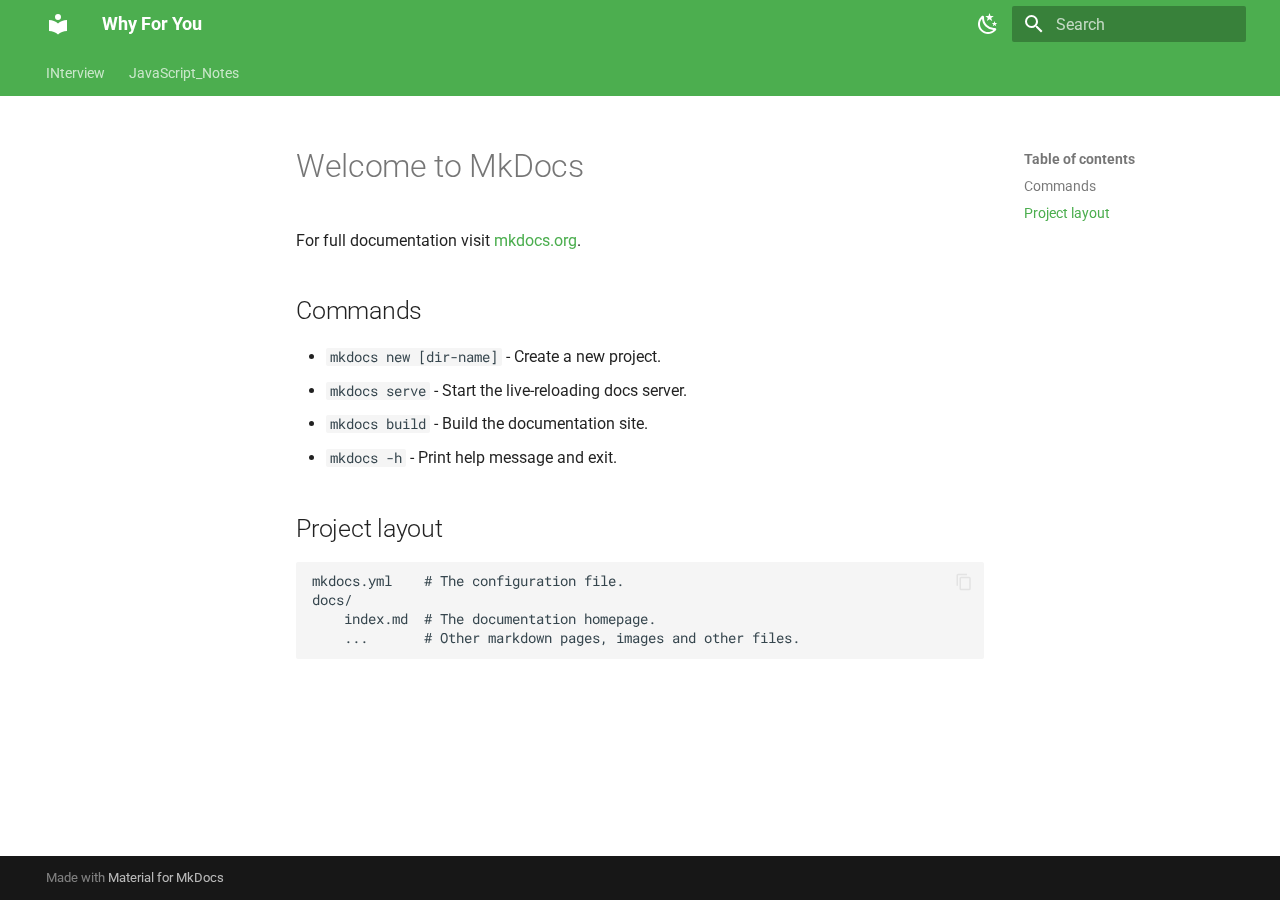
<file: index.html>
<!doctype html>
<html lang="en" class="no-js">
  <head>
    
      <meta charset="utf-8">
      <meta name="viewport" content="width=device-width,initial-scale=1">
      
      
      
      
      
      
      <link rel="icon" href="assets/images/favicon.png">
      <meta name="generator" content="mkdocs-1.6.1, mkdocs-material-9.6.16">
    
    
      
        <title>Why For You</title>
      
    
    
      <link rel="stylesheet" href="assets/stylesheets/main.7e37652d.min.css">
      
        
        <link rel="stylesheet" href="assets/stylesheets/palette.06af60db.min.css">
      
      


    
    
      
    
    
      
        
        
        <link rel="preconnect" href="https://fonts.gstatic.com" crossorigin>
        <link rel="stylesheet" href="https://fonts.googleapis.com/css?family=Roboto:300,300i,400,400i,700,700i%7CRoboto+Mono:400,400i,700,700i&display=fallback">
        <style>:root{--md-text-font:"Roboto";--md-code-font:"Roboto Mono"}</style>
      
    
    
    <script>__md_scope=new URL(".",location),__md_hash=e=>[...e].reduce(((e,_)=>(e<<5)-e+_.charCodeAt(0)),0),__md_get=(e,_=localStorage,t=__md_scope)=>JSON.parse(_.getItem(t.pathname+"."+e)),__md_set=(e,_,t=localStorage,a=__md_scope)=>{try{t.setItem(a.pathname+"."+e,JSON.stringify(_))}catch(e){}}</script>
    
      

    
    
    
  </head>
  
  
    
    
      
    
    
    
    
    <body dir="ltr" data-md-color-scheme="default" data-md-color-primary="green" data-md-color-accent="indigo">
  
    
    <input class="md-toggle" data-md-toggle="drawer" type="checkbox" id="__drawer" autocomplete="off">
    <input class="md-toggle" data-md-toggle="search" type="checkbox" id="__search" autocomplete="off">
    <label class="md-overlay" for="__drawer"></label>
    <div data-md-component="skip">
      
        
        <a href="#welcome-to-mkdocs" class="md-skip">
          Skip to content
        </a>
      
    </div>
    <div data-md-component="announce">
      
    </div>
    
    
      

<header class="md-header" data-md-component="header">
  <nav class="md-header__inner md-grid" aria-label="Header">
    <a href="." title="Why For You" class="md-header__button md-logo" aria-label="Why For You" data-md-component="logo">
      
  
  <svg xmlns="http://www.w3.org/2000/svg" viewBox="0 0 24 24"><path d="M12 8a3 3 0 0 0 3-3 3 3 0 0 0-3-3 3 3 0 0 0-3 3 3 3 0 0 0 3 3m0 3.54C9.64 9.35 6.5 8 3 8v11c3.5 0 6.64 1.35 9 3.54 2.36-2.19 5.5-3.54 9-3.54V8c-3.5 0-6.64 1.35-9 3.54"/></svg>

    </a>
    <label class="md-header__button md-icon" for="__drawer">
      
      <svg xmlns="http://www.w3.org/2000/svg" viewBox="0 0 24 24"><path d="M3 6h18v2H3zm0 5h18v2H3zm0 5h18v2H3z"/></svg>
    </label>
    <div class="md-header__title" data-md-component="header-title">
      <div class="md-header__ellipsis">
        <div class="md-header__topic">
          <span class="md-ellipsis">
            Why For You
          </span>
        </div>
        <div class="md-header__topic" data-md-component="header-topic">
          <span class="md-ellipsis">
            
              Welcome to MkDocs
            
          </span>
        </div>
      </div>
    </div>
    
      
        <form class="md-header__option" data-md-component="palette">
  
    
    
    
    <input class="md-option" data-md-color-media="" data-md-color-scheme="default" data-md-color-primary="green" data-md-color-accent="indigo"  aria-label="Switch to dark mode"  type="radio" name="__palette" id="__palette_0">
    
      <label class="md-header__button md-icon" title="Switch to dark mode" for="__palette_1" hidden>
        <svg xmlns="http://www.w3.org/2000/svg" viewBox="0 0 24 24"><path d="m17.75 4.09-2.53 1.94.91 3.06-2.63-1.81-2.63 1.81.91-3.06-2.53-1.94L12.44 4l1.06-3 1.06 3zm3.5 6.91-1.64 1.25.59 1.98-1.7-1.17-1.7 1.17.59-1.98L15.75 11l2.06-.05L18.5 9l.69 1.95zm-2.28 4.95c.83-.08 1.72 1.1 1.19 1.85-.32.45-.66.87-1.08 1.27C15.17 23 8.84 23 4.94 19.07c-3.91-3.9-3.91-10.24 0-14.14.4-.4.82-.76 1.27-1.08.75-.53 1.93.36 1.85 1.19-.27 2.86.69 5.83 2.89 8.02a9.96 9.96 0 0 0 8.02 2.89m-1.64 2.02a12.08 12.08 0 0 1-7.8-3.47c-2.17-2.19-3.33-5-3.49-7.82-2.81 3.14-2.7 7.96.31 10.98 3.02 3.01 7.84 3.12 10.98.31"/></svg>
      </label>
    
  
    
    
    
    <input class="md-option" data-md-color-media="" data-md-color-scheme="slate" data-md-color-primary="indigo" data-md-color-accent="indigo"  aria-label="Switch to light mode"  type="radio" name="__palette" id="__palette_1">
    
      <label class="md-header__button md-icon" title="Switch to light mode" for="__palette_0" hidden>
        <svg xmlns="http://www.w3.org/2000/svg" viewBox="0 0 24 24"><path d="m3.55 19.09 1.41 1.41 1.8-1.79-1.42-1.42M12 6c-3.31 0-6 2.69-6 6s2.69 6 6 6 6-2.69 6-6c0-3.32-2.69-6-6-6m8 7h3v-2h-3m-2.76 7.71 1.8 1.79 1.41-1.41-1.79-1.8M20.45 5l-1.41-1.4-1.8 1.79 1.42 1.42M13 1h-2v3h2M6.76 5.39 4.96 3.6 3.55 5l1.79 1.81zM1 13h3v-2H1m12 9h-2v3h2"/></svg>
      </label>
    
  
</form>
      
    
    
      <script>var palette=__md_get("__palette");if(palette&&palette.color){if("(prefers-color-scheme)"===palette.color.media){var media=matchMedia("(prefers-color-scheme: light)"),input=document.querySelector(media.matches?"[data-md-color-media='(prefers-color-scheme: light)']":"[data-md-color-media='(prefers-color-scheme: dark)']");palette.color.media=input.getAttribute("data-md-color-media"),palette.color.scheme=input.getAttribute("data-md-color-scheme"),palette.color.primary=input.getAttribute("data-md-color-primary"),palette.color.accent=input.getAttribute("data-md-color-accent")}for(var[key,value]of Object.entries(palette.color))document.body.setAttribute("data-md-color-"+key,value)}</script>
    
    
    
      
      
        <label class="md-header__button md-icon" for="__search">
          
          <svg xmlns="http://www.w3.org/2000/svg" viewBox="0 0 24 24"><path d="M9.5 3A6.5 6.5 0 0 1 16 9.5c0 1.61-.59 3.09-1.56 4.23l.27.27h.79l5 5-1.5 1.5-5-5v-.79l-.27-.27A6.52 6.52 0 0 1 9.5 16 6.5 6.5 0 0 1 3 9.5 6.5 6.5 0 0 1 9.5 3m0 2C7 5 5 7 5 9.5S7 14 9.5 14 14 12 14 9.5 12 5 9.5 5"/></svg>
        </label>
        <div class="md-search" data-md-component="search" role="dialog">
  <label class="md-search__overlay" for="__search"></label>
  <div class="md-search__inner" role="search">
    <form class="md-search__form" name="search">
      <input type="text" class="md-search__input" name="query" aria-label="Search" placeholder="Search" autocapitalize="off" autocorrect="off" autocomplete="off" spellcheck="false" data-md-component="search-query" required>
      <label class="md-search__icon md-icon" for="__search">
        
        <svg xmlns="http://www.w3.org/2000/svg" viewBox="0 0 24 24"><path d="M9.5 3A6.5 6.5 0 0 1 16 9.5c0 1.61-.59 3.09-1.56 4.23l.27.27h.79l5 5-1.5 1.5-5-5v-.79l-.27-.27A6.52 6.52 0 0 1 9.5 16 6.5 6.5 0 0 1 3 9.5 6.5 6.5 0 0 1 9.5 3m0 2C7 5 5 7 5 9.5S7 14 9.5 14 14 12 14 9.5 12 5 9.5 5"/></svg>
        
        <svg xmlns="http://www.w3.org/2000/svg" viewBox="0 0 24 24"><path d="M20 11v2H8l5.5 5.5-1.42 1.42L4.16 12l7.92-7.92L13.5 5.5 8 11z"/></svg>
      </label>
      <nav class="md-search__options" aria-label="Search">
        
        <button type="reset" class="md-search__icon md-icon" title="Clear" aria-label="Clear" tabindex="-1">
          
          <svg xmlns="http://www.w3.org/2000/svg" viewBox="0 0 24 24"><path d="M19 6.41 17.59 5 12 10.59 6.41 5 5 6.41 10.59 12 5 17.59 6.41 19 12 13.41 17.59 19 19 17.59 13.41 12z"/></svg>
        </button>
      </nav>
      
        <div class="md-search__suggest" data-md-component="search-suggest"></div>
      
    </form>
    <div class="md-search__output">
      <div class="md-search__scrollwrap" tabindex="0" data-md-scrollfix>
        <div class="md-search-result" data-md-component="search-result">
          <div class="md-search-result__meta">
            Initializing search
          </div>
          <ol class="md-search-result__list" role="presentation"></ol>
        </div>
      </div>
    </div>
  </div>
</div>
      
    
    
  </nav>
  
</header>
    
    <div class="md-container" data-md-component="container">
      
      
        
          
            
<nav class="md-tabs" aria-label="Tabs" data-md-component="tabs">
  <div class="md-grid">
    <ul class="md-tabs__list">
      
        
  
  
  
  
    
    
      <li class="md-tabs__item">
        <a href="Interview/Cheatsheeta_%26_QA/" class="md-tabs__link">
          
  
  
  INterview

        </a>
      </li>
    
  

      
        
  
  
  
  
    
    
      <li class="md-tabs__item">
        <a href="part1_fundamentals/" class="md-tabs__link">
          
  
  
  JavaScript_Notes

        </a>
      </li>
    
  

      
    </ul>
  </div>
</nav>
          
        
      
      <main class="md-main" data-md-component="main">
        <div class="md-main__inner md-grid">
          
            
              
              <div class="md-sidebar md-sidebar--primary" data-md-component="sidebar" data-md-type="navigation" >
                <div class="md-sidebar__scrollwrap">
                  <div class="md-sidebar__inner">
                    


  


<nav class="md-nav md-nav--primary md-nav--lifted" aria-label="Navigation" data-md-level="0">
  <label class="md-nav__title" for="__drawer">
    <a href="." title="Why For You" class="md-nav__button md-logo" aria-label="Why For You" data-md-component="logo">
      
  
  <svg xmlns="http://www.w3.org/2000/svg" viewBox="0 0 24 24"><path d="M12 8a3 3 0 0 0 3-3 3 3 0 0 0-3-3 3 3 0 0 0-3 3 3 3 0 0 0 3 3m0 3.54C9.64 9.35 6.5 8 3 8v11c3.5 0 6.64 1.35 9 3.54 2.36-2.19 5.5-3.54 9-3.54V8c-3.5 0-6.64 1.35-9 3.54"/></svg>

    </a>
    Why For You
  </label>
  
  <ul class="md-nav__list" data-md-scrollfix>
    
      
      
  
  
  
  
    
    
    
    
      
      
    
    
    <li class="md-nav__item md-nav__item--nested">
      
        
        
        <input class="md-nav__toggle md-toggle " type="checkbox" id="__nav_1" >
        
          
          <label class="md-nav__link" for="__nav_1" id="__nav_1_label" tabindex="0">
            
  
  
  <span class="md-ellipsis">
    INterview
    
  </span>
  

            <span class="md-nav__icon md-icon"></span>
          </label>
        
        <nav class="md-nav" data-md-level="1" aria-labelledby="__nav_1_label" aria-expanded="false">
          <label class="md-nav__title" for="__nav_1">
            <span class="md-nav__icon md-icon"></span>
            INterview
          </label>
          <ul class="md-nav__list" data-md-scrollfix>
            
              
                
  
  
  
  
    <li class="md-nav__item">
      <a href="Interview/Cheatsheeta_%26_QA/" class="md-nav__link">
        
  
  
  <span class="md-ellipsis">
    Referance
    
  </span>
  

      </a>
    </li>
  

              
            
          </ul>
        </nav>
      
    </li>
  

    
      
      
  
  
  
  
    
    
    
    
      
      
    
    
    <li class="md-nav__item md-nav__item--nested">
      
        
        
        <input class="md-nav__toggle md-toggle " type="checkbox" id="__nav_2" >
        
          
          <label class="md-nav__link" for="__nav_2" id="__nav_2_label" tabindex="0">
            
  
  
  <span class="md-ellipsis">
    JavaScript_Notes
    
  </span>
  

            <span class="md-nav__icon md-icon"></span>
          </label>
        
        <nav class="md-nav" data-md-level="1" aria-labelledby="__nav_2_label" aria-expanded="false">
          <label class="md-nav__title" for="__nav_2">
            <span class="md-nav__icon md-icon"></span>
            JavaScript_Notes
          </label>
          <ul class="md-nav__list" data-md-scrollfix>
            
              
                
  
  
  
  
    <li class="md-nav__item">
      <a href="part1_fundamentals/" class="md-nav__link">
        
  
  
  <span class="md-ellipsis">
    part1_fundamentals
    
  </span>
  

      </a>
    </li>
  

              
            
              
                
  
  
  
  
    <li class="md-nav__item">
      <a href="part1_Objects/" class="md-nav__link">
        
  
  
  <span class="md-ellipsis">
    part1_Objects
    
  </span>
  

      </a>
    </li>
  

              
            
          </ul>
        </nav>
      
    </li>
  

    
  </ul>
</nav>
                  </div>
                </div>
              </div>
            
            
              
              <div class="md-sidebar md-sidebar--secondary" data-md-component="sidebar" data-md-type="toc" >
                <div class="md-sidebar__scrollwrap">
                  <div class="md-sidebar__inner">
                    

<nav class="md-nav md-nav--secondary" aria-label="Table of contents">
  
  
  
    
  
  
    <label class="md-nav__title" for="__toc">
      <span class="md-nav__icon md-icon"></span>
      Table of contents
    </label>
    <ul class="md-nav__list" data-md-component="toc" data-md-scrollfix>
      
        <li class="md-nav__item">
  <a href="#commands" class="md-nav__link">
    <span class="md-ellipsis">
      Commands
    </span>
  </a>
  
</li>
      
        <li class="md-nav__item">
  <a href="#project-layout" class="md-nav__link">
    <span class="md-ellipsis">
      Project layout
    </span>
  </a>
  
</li>
      
    </ul>
  
</nav>
                  </div>
                </div>
              </div>
            
          
          
            <div class="md-content" data-md-component="content">
              <article class="md-content__inner md-typeset">
                
                  



<h1 id="welcome-to-mkdocs">Welcome to MkDocs<a class="headerlink" href="#welcome-to-mkdocs" title="Permanent link">&para;</a></h1>
<p>For full documentation visit <a href="https://www.mkdocs.org">mkdocs.org</a>.</p>
<h2 id="commands">Commands<a class="headerlink" href="#commands" title="Permanent link">&para;</a></h2>
<ul>
<li><code>mkdocs new [dir-name]</code> - Create a new project.</li>
<li><code>mkdocs serve</code> - Start the live-reloading docs server.</li>
<li><code>mkdocs build</code> - Build the documentation site.</li>
<li><code>mkdocs -h</code> - Print help message and exit.</li>
</ul>
<h2 id="project-layout">Project layout<a class="headerlink" href="#project-layout" title="Permanent link">&para;</a></h2>
<div class="codehilite"><pre><span></span><code>mkdocs.yml    # The configuration file.
docs/
    index.md  # The documentation homepage.
    ...       # Other markdown pages, images and other files.
</code></pre></div>












                
              </article>
            </div>
          
          
<script>var target=document.getElementById(location.hash.slice(1));target&&target.name&&(target.checked=target.name.startsWith("__tabbed_"))</script>
        </div>
        
      </main>
      
        <footer class="md-footer">
  
  <div class="md-footer-meta md-typeset">
    <div class="md-footer-meta__inner md-grid">
      <div class="md-copyright">
  
  
    Made with
    <a href="https://squidfunk.github.io/mkdocs-material/" target="_blank" rel="noopener">
      Material for MkDocs
    </a>
  
</div>
      
    </div>
  </div>
</footer>
      
    </div>
    <div class="md-dialog" data-md-component="dialog">
      <div class="md-dialog__inner md-typeset"></div>
    </div>
    
    
    
      
      <script id="__config" type="application/json">{"base": ".", "features": ["navigation.tabs", "content.code.copy", "content.action.edit", "search.suggest", "search.highlight"], "search": "assets/javascripts/workers/search.d50fe291.min.js", "tags": null, "translations": {"clipboard.copied": "Copied to clipboard", "clipboard.copy": "Copy to clipboard", "search.result.more.one": "1 more on this page", "search.result.more.other": "# more on this page", "search.result.none": "No matching documents", "search.result.one": "1 matching document", "search.result.other": "# matching documents", "search.result.placeholder": "Type to start searching", "search.result.term.missing": "Missing", "select.version": "Select version"}, "version": null}</script>
    
    
      <script src="assets/javascripts/bundle.50899def.min.js"></script>
      
    
  </body>
</html>
</file>
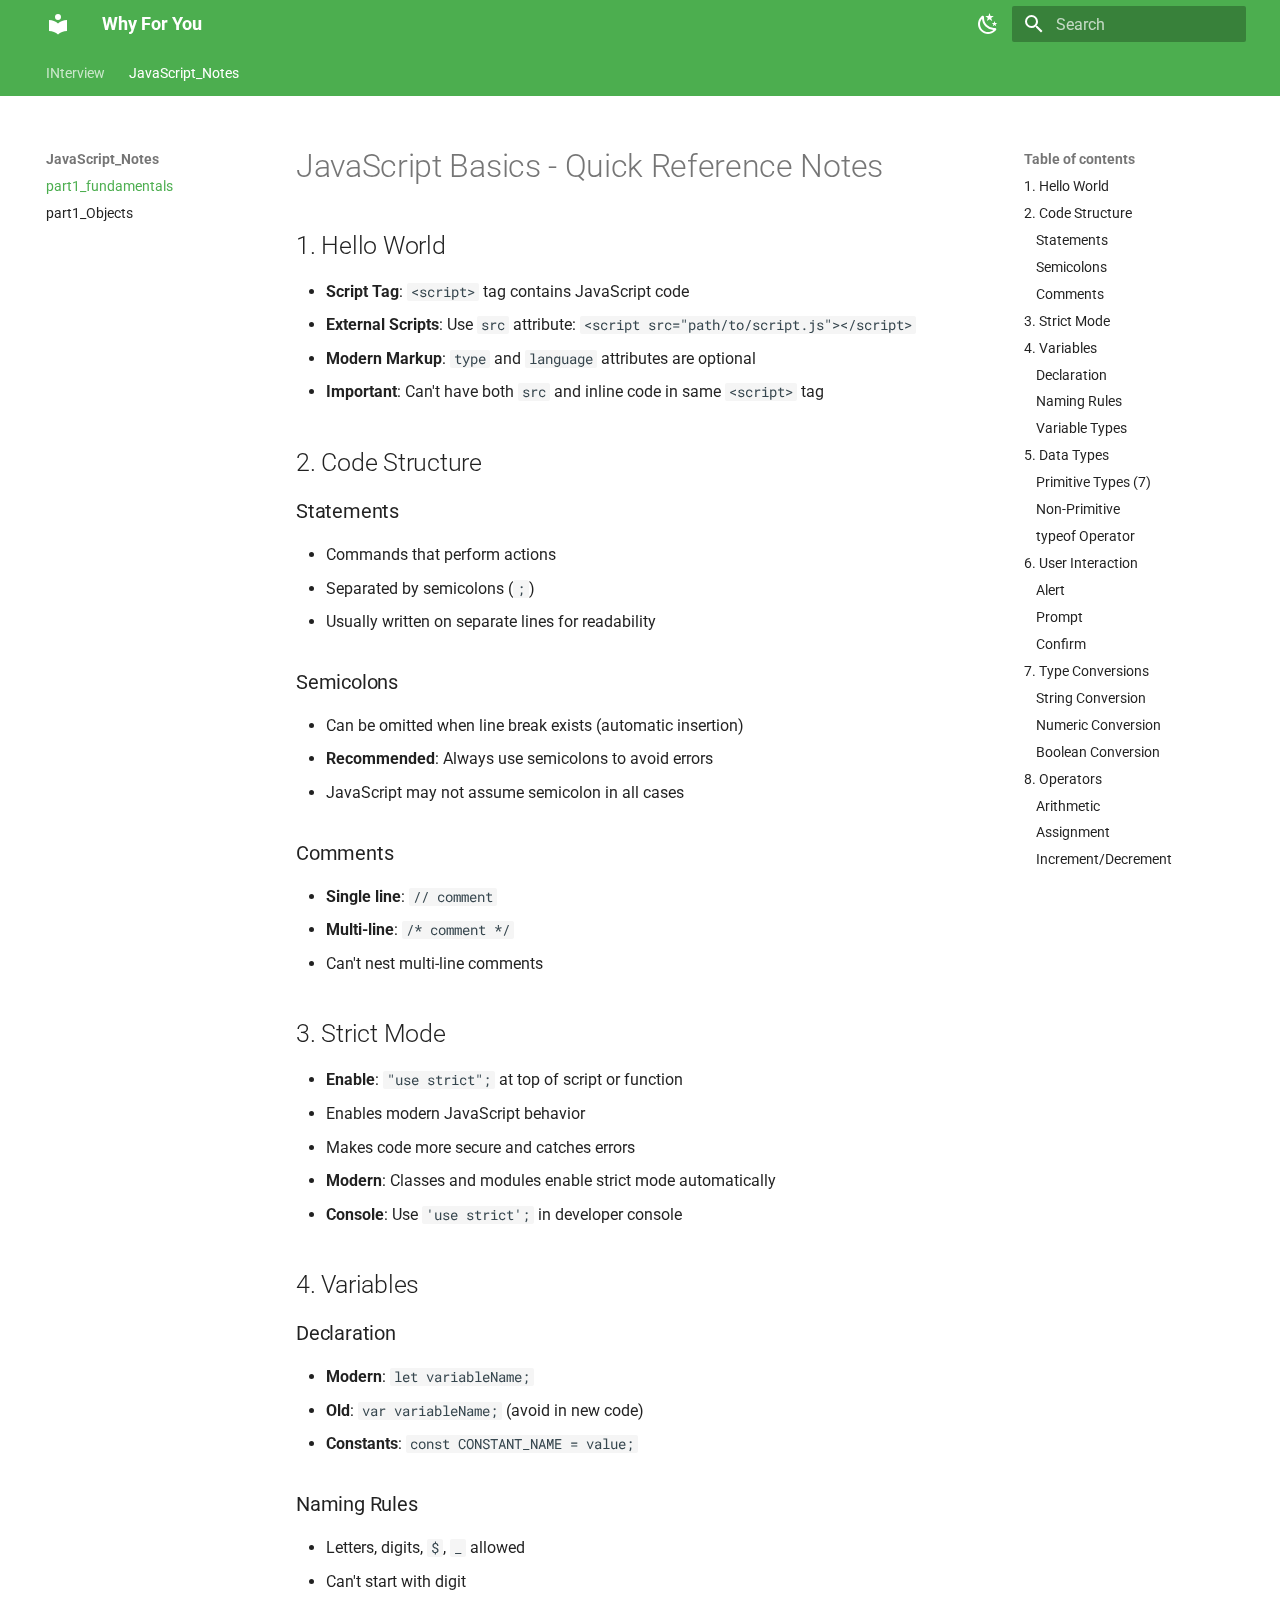
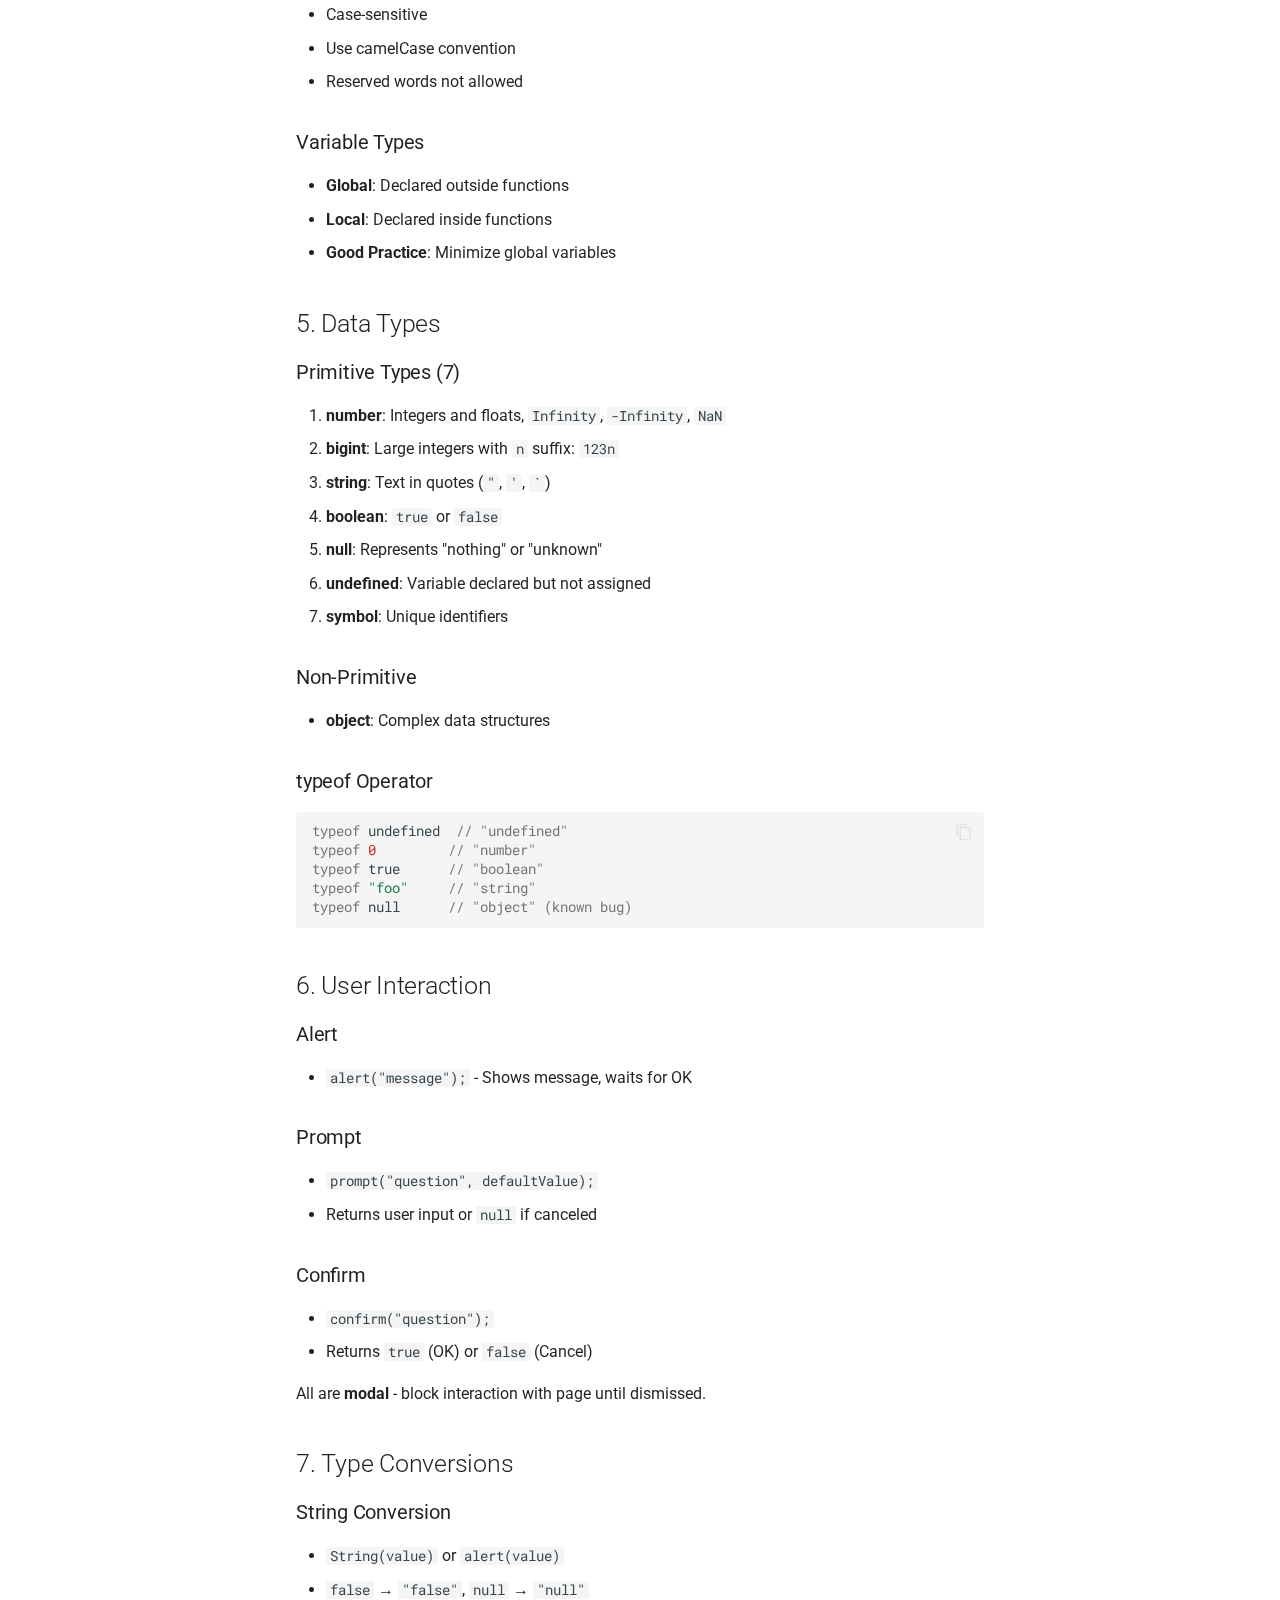
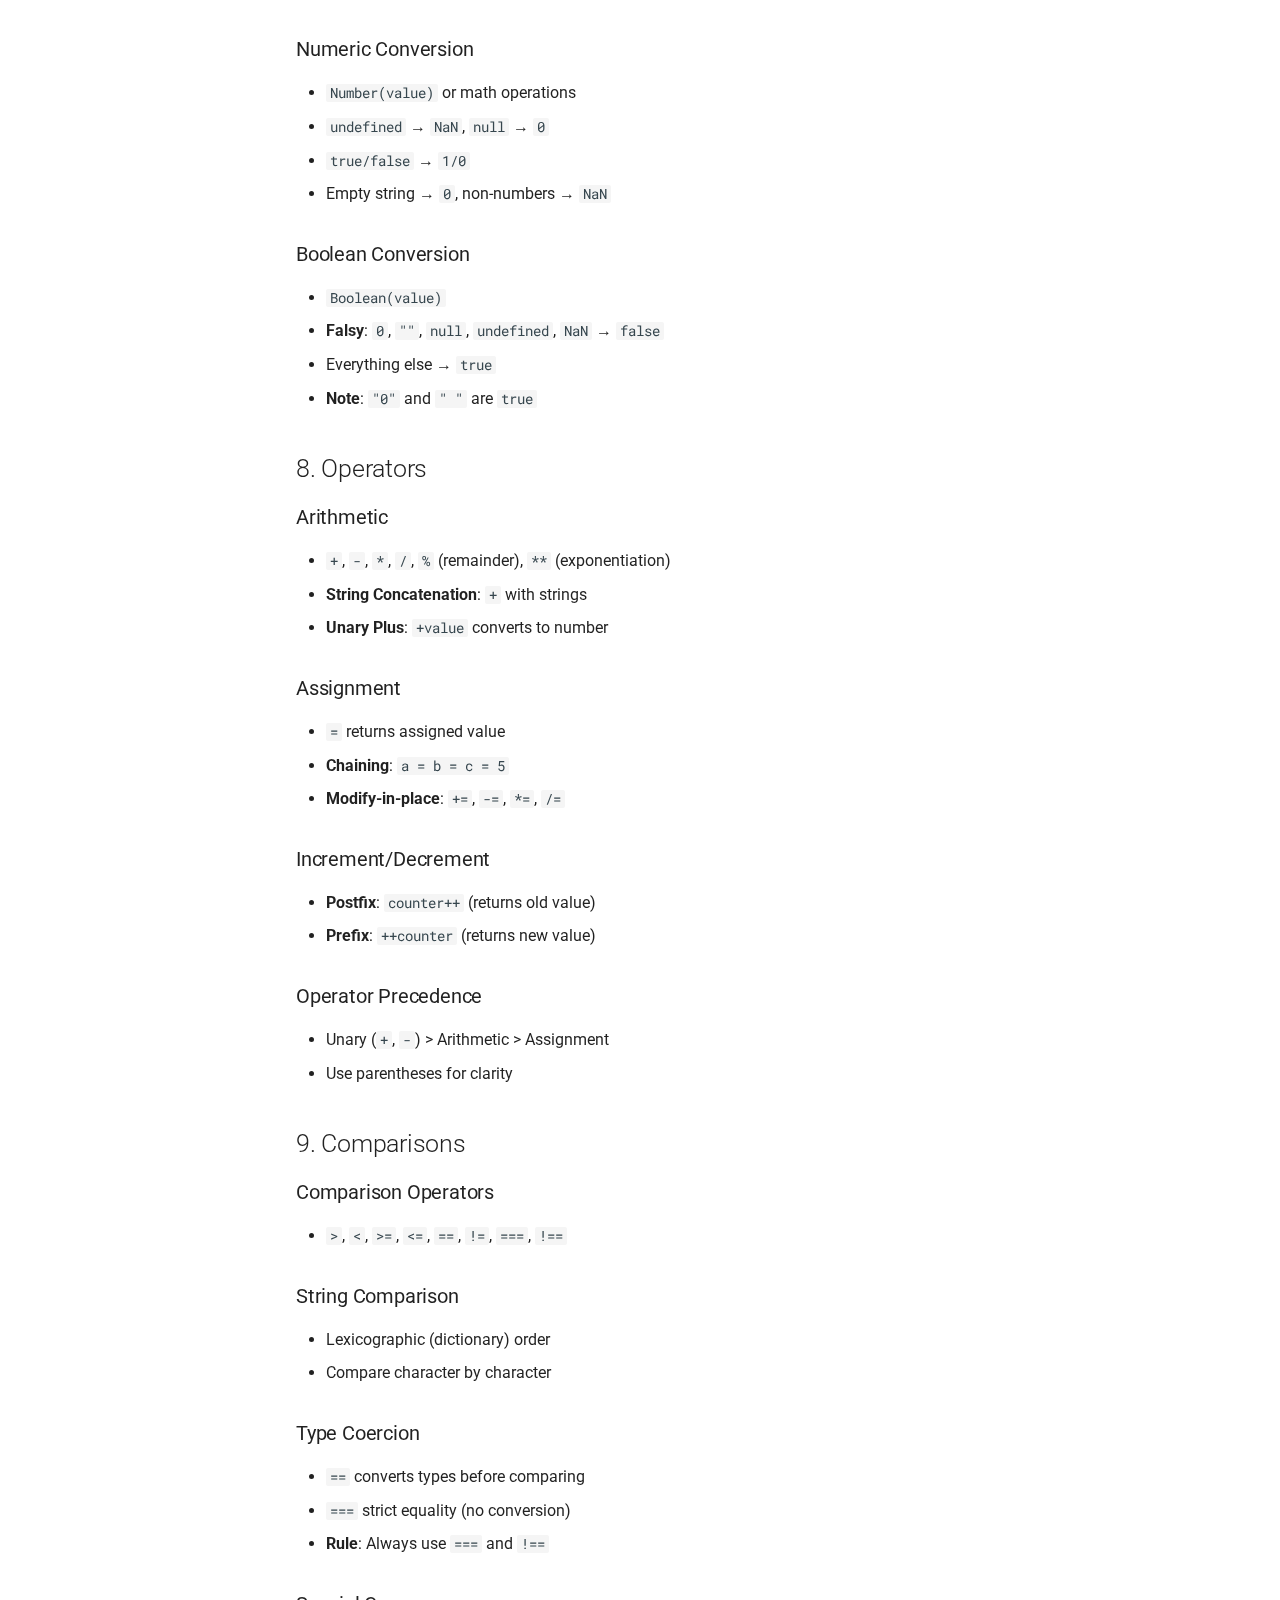
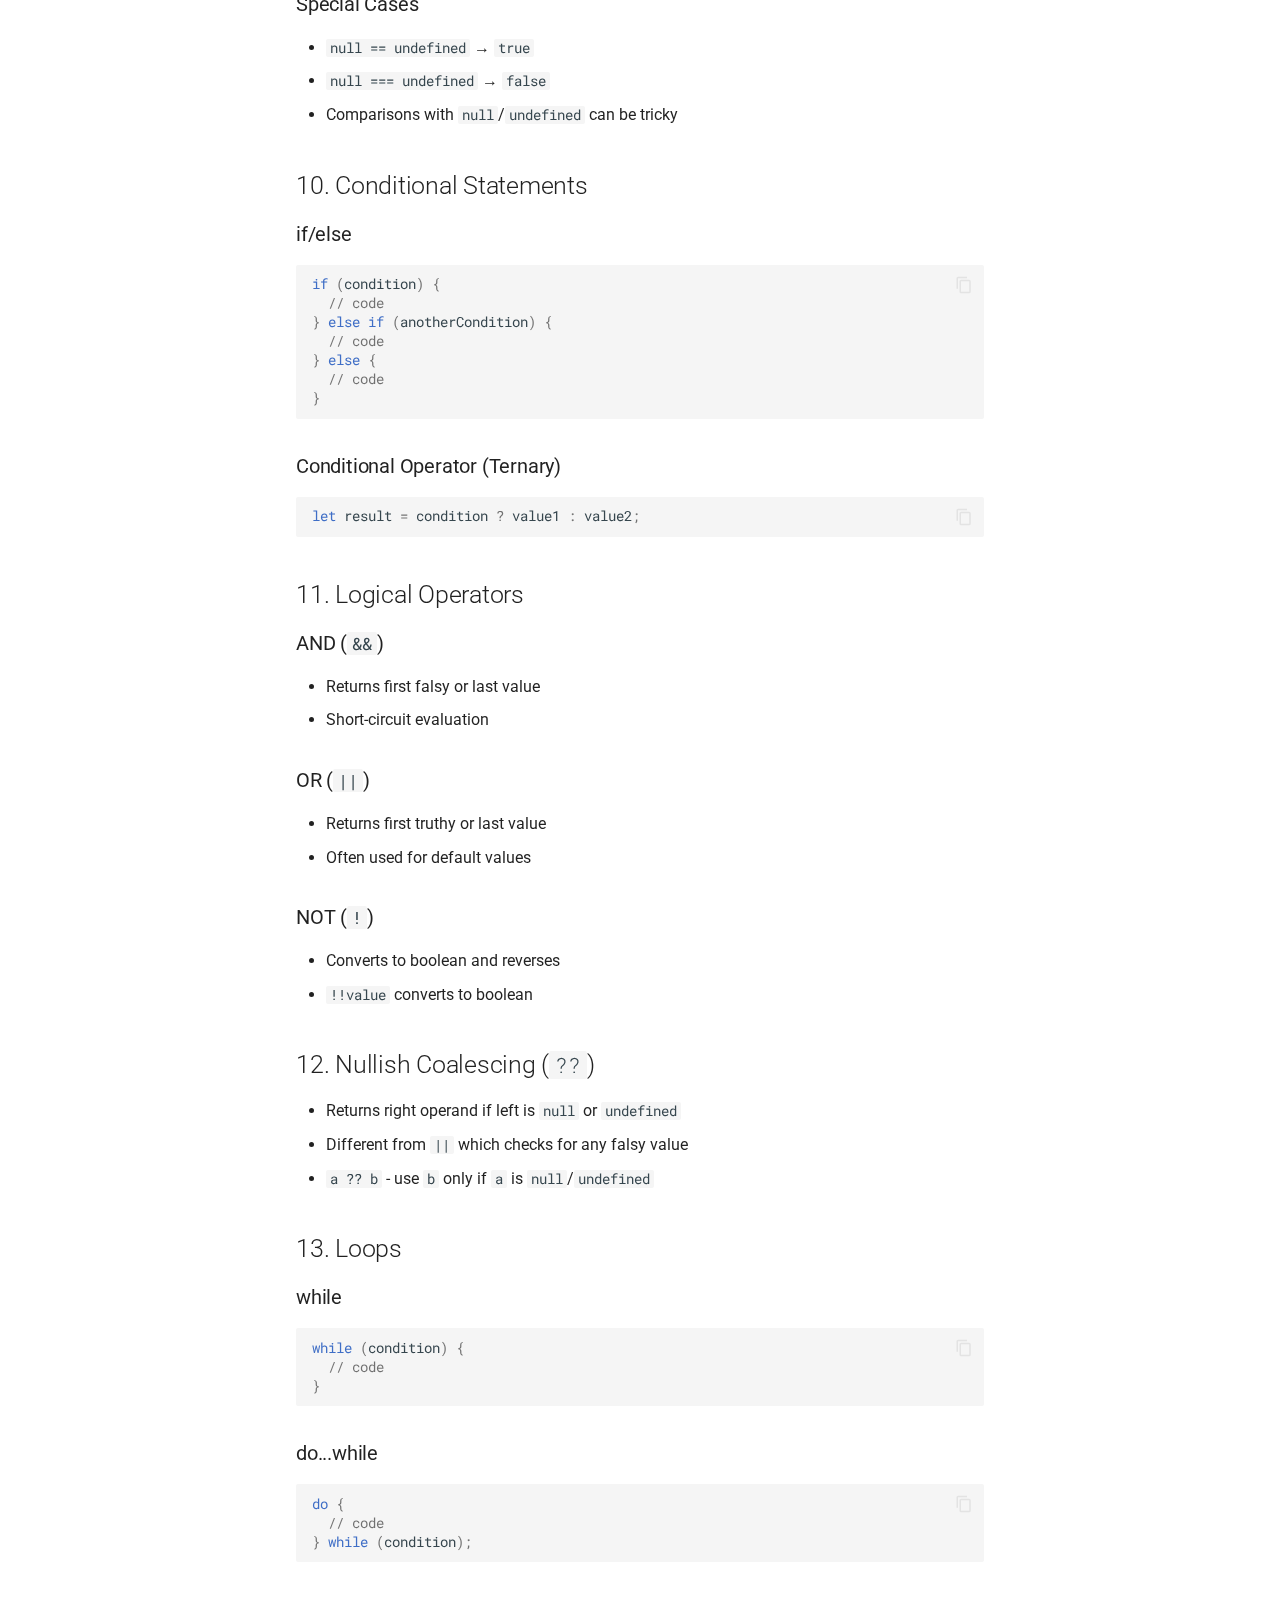
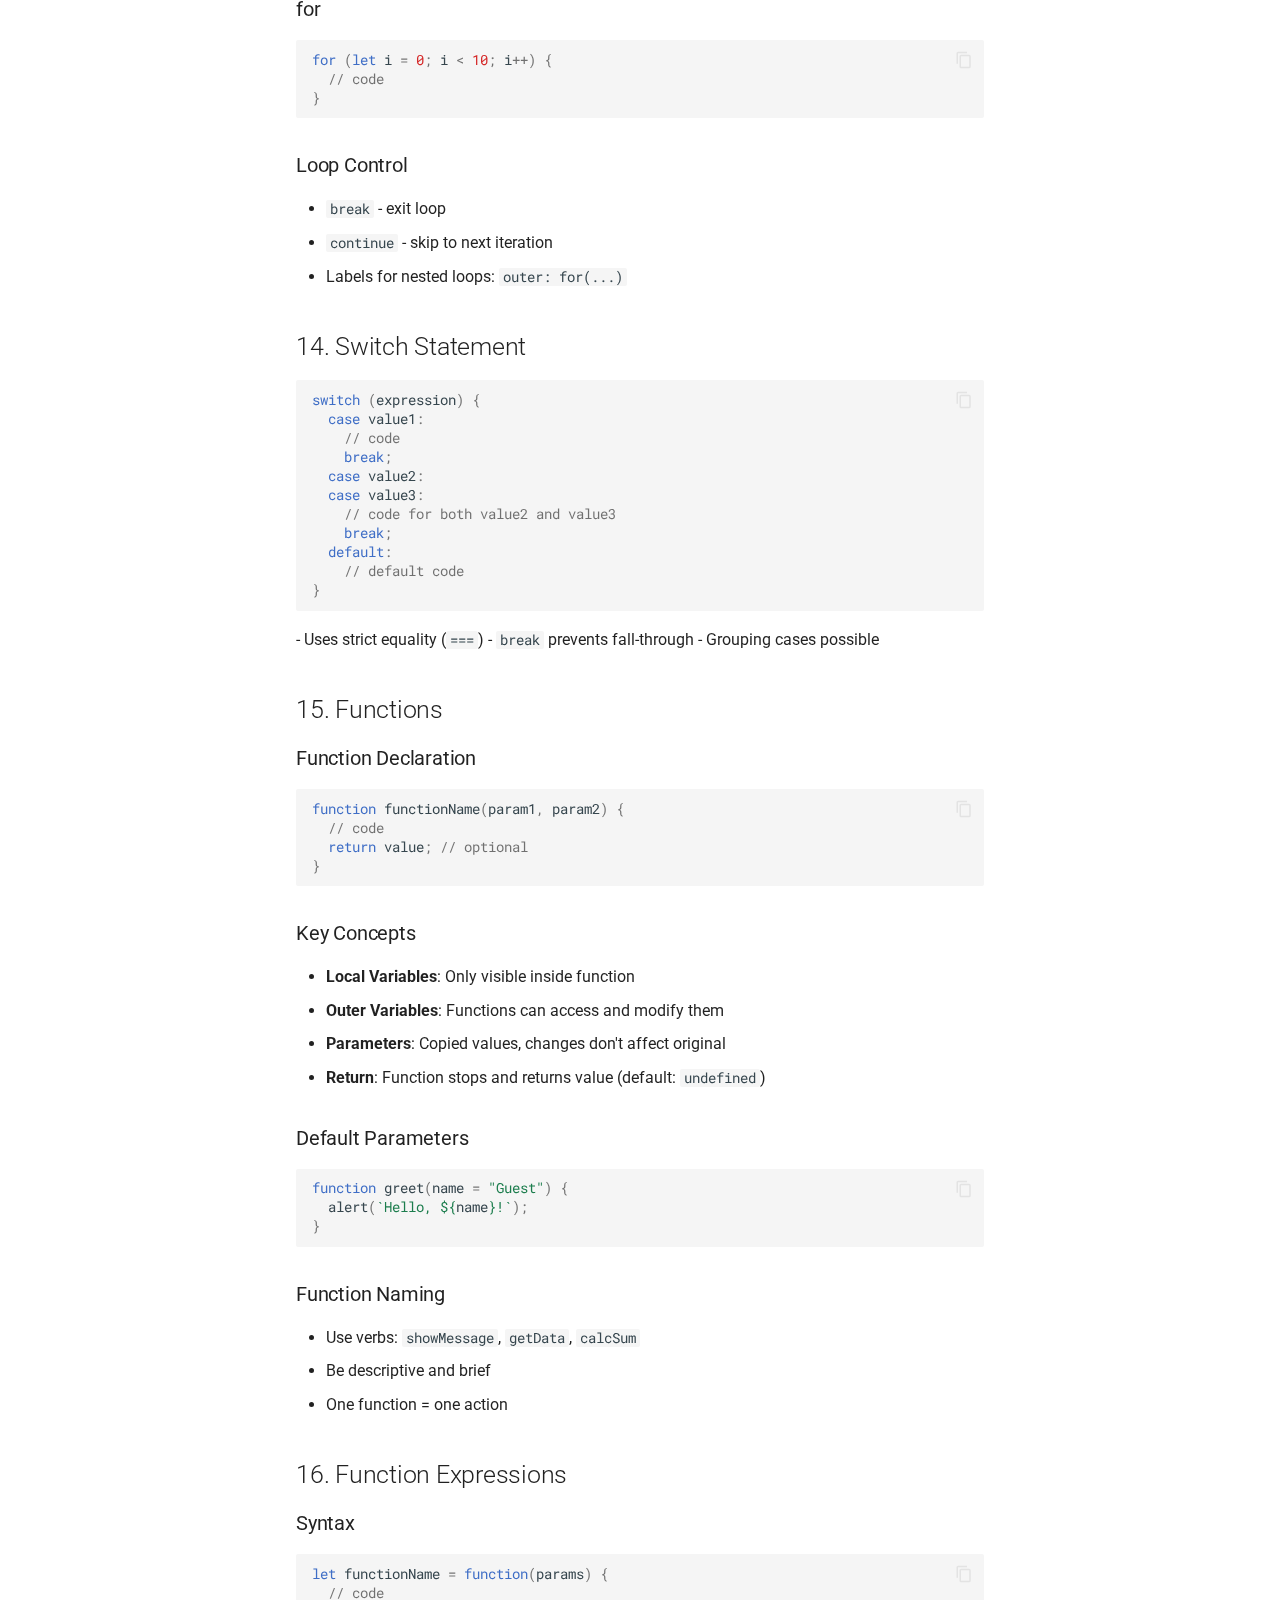
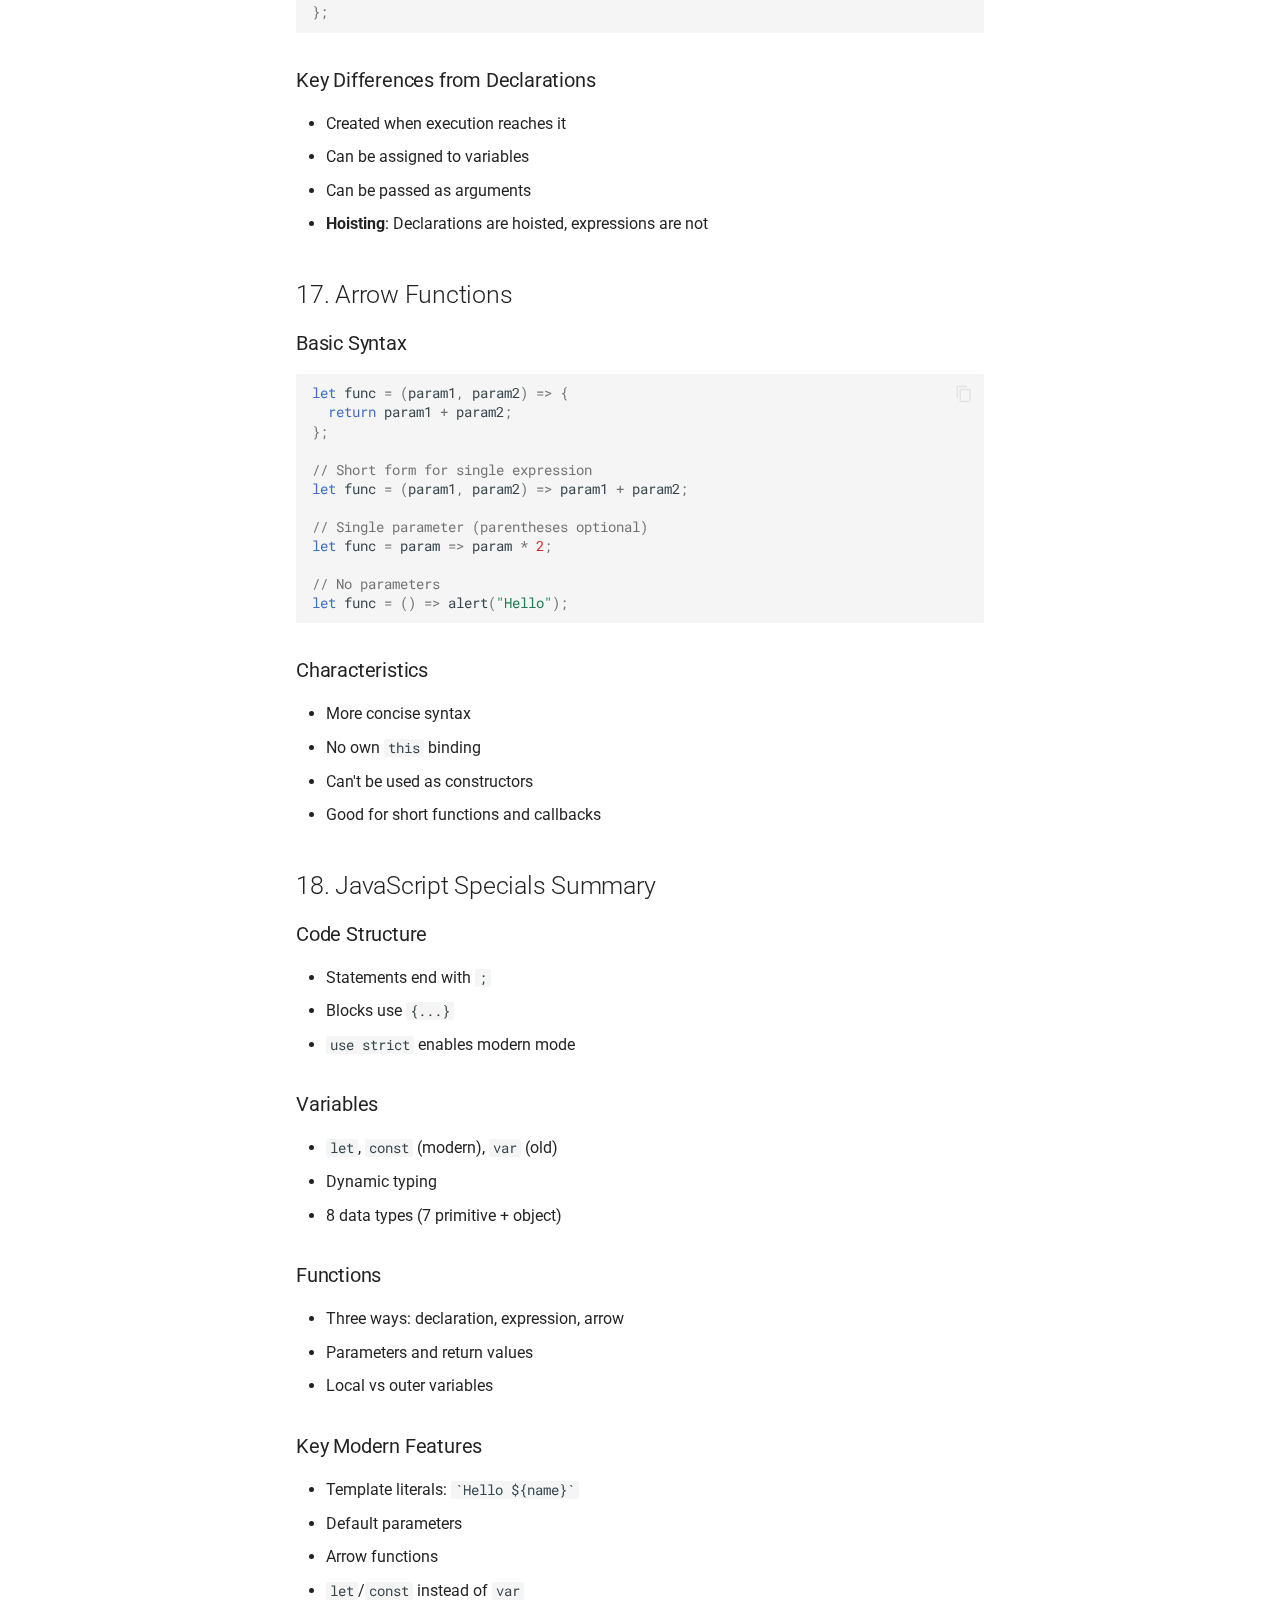
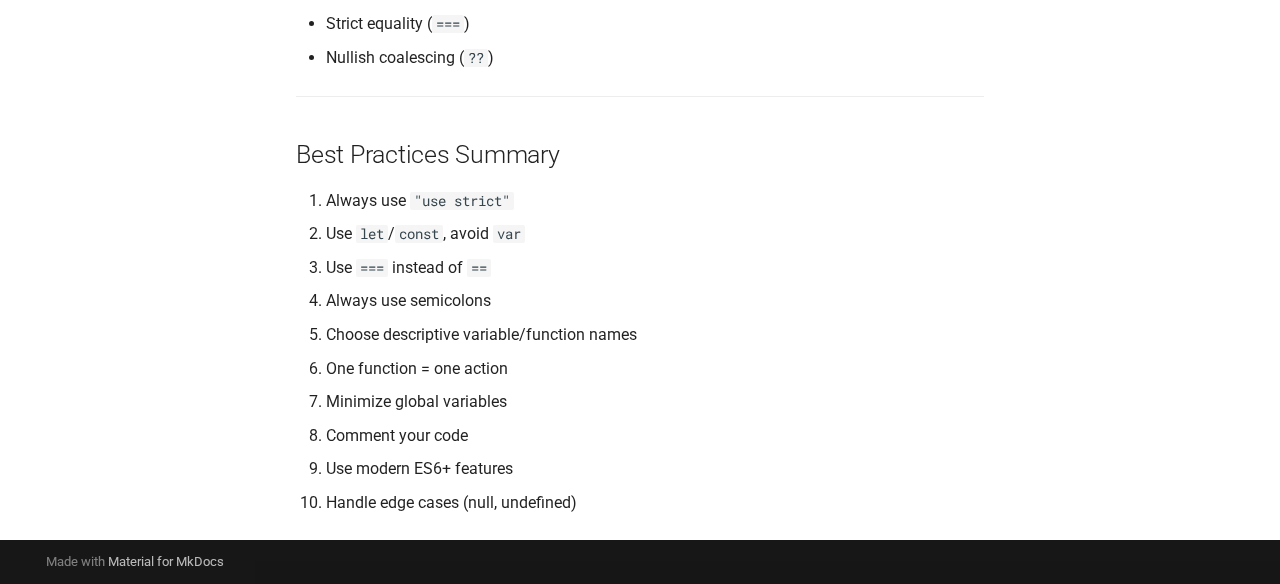
<file: part1_fundamentals/index.html>
<!doctype html>
<html lang="en" class="no-js">
  <head>
    
      <meta charset="utf-8">
      <meta name="viewport" content="width=device-width,initial-scale=1">
      
      
      
      
        <link rel="prev" href="../Interview/Cheatsheeta_%26_QA/">
      
      
        <link rel="next" href="../part1_Objects/">
      
      
      <link rel="icon" href="../assets/images/favicon.png">
      <meta name="generator" content="mkdocs-1.6.1, mkdocs-material-9.6.16">
    
    
      
        <title>part1_fundamentals - Why For You</title>
      
    
    
      <link rel="stylesheet" href="../assets/stylesheets/main.7e37652d.min.css">
      
        
        <link rel="stylesheet" href="../assets/stylesheets/palette.06af60db.min.css">
      
      


    
    
      
    
    
      
        
        
        <link rel="preconnect" href="https://fonts.gstatic.com" crossorigin>
        <link rel="stylesheet" href="https://fonts.googleapis.com/css?family=Roboto:300,300i,400,400i,700,700i%7CRoboto+Mono:400,400i,700,700i&display=fallback">
        <style>:root{--md-text-font:"Roboto";--md-code-font:"Roboto Mono"}</style>
      
    
    
    <script>__md_scope=new URL("..",location),__md_hash=e=>[...e].reduce(((e,_)=>(e<<5)-e+_.charCodeAt(0)),0),__md_get=(e,_=localStorage,t=__md_scope)=>JSON.parse(_.getItem(t.pathname+"."+e)),__md_set=(e,_,t=localStorage,a=__md_scope)=>{try{t.setItem(a.pathname+"."+e,JSON.stringify(_))}catch(e){}}</script>
    
      

    
    
    
  </head>
  
  
    
    
      
    
    
    
    
    <body dir="ltr" data-md-color-scheme="default" data-md-color-primary="green" data-md-color-accent="indigo">
  
    
    <input class="md-toggle" data-md-toggle="drawer" type="checkbox" id="__drawer" autocomplete="off">
    <input class="md-toggle" data-md-toggle="search" type="checkbox" id="__search" autocomplete="off">
    <label class="md-overlay" for="__drawer"></label>
    <div data-md-component="skip">
      
        
        <a href="#javascript-basics-quick-reference-notes" class="md-skip">
          Skip to content
        </a>
      
    </div>
    <div data-md-component="announce">
      
    </div>
    
    
      

<header class="md-header" data-md-component="header">
  <nav class="md-header__inner md-grid" aria-label="Header">
    <a href=".." title="Why For You" class="md-header__button md-logo" aria-label="Why For You" data-md-component="logo">
      
  
  <svg xmlns="http://www.w3.org/2000/svg" viewBox="0 0 24 24"><path d="M12 8a3 3 0 0 0 3-3 3 3 0 0 0-3-3 3 3 0 0 0-3 3 3 3 0 0 0 3 3m0 3.54C9.64 9.35 6.5 8 3 8v11c3.5 0 6.64 1.35 9 3.54 2.36-2.19 5.5-3.54 9-3.54V8c-3.5 0-6.64 1.35-9 3.54"/></svg>

    </a>
    <label class="md-header__button md-icon" for="__drawer">
      
      <svg xmlns="http://www.w3.org/2000/svg" viewBox="0 0 24 24"><path d="M3 6h18v2H3zm0 5h18v2H3zm0 5h18v2H3z"/></svg>
    </label>
    <div class="md-header__title" data-md-component="header-title">
      <div class="md-header__ellipsis">
        <div class="md-header__topic">
          <span class="md-ellipsis">
            Why For You
          </span>
        </div>
        <div class="md-header__topic" data-md-component="header-topic">
          <span class="md-ellipsis">
            
              part1_fundamentals
            
          </span>
        </div>
      </div>
    </div>
    
      
        <form class="md-header__option" data-md-component="palette">
  
    
    
    
    <input class="md-option" data-md-color-media="" data-md-color-scheme="default" data-md-color-primary="green" data-md-color-accent="indigo"  aria-label="Switch to dark mode"  type="radio" name="__palette" id="__palette_0">
    
      <label class="md-header__button md-icon" title="Switch to dark mode" for="__palette_1" hidden>
        <svg xmlns="http://www.w3.org/2000/svg" viewBox="0 0 24 24"><path d="m17.75 4.09-2.53 1.94.91 3.06-2.63-1.81-2.63 1.81.91-3.06-2.53-1.94L12.44 4l1.06-3 1.06 3zm3.5 6.91-1.64 1.25.59 1.98-1.7-1.17-1.7 1.17.59-1.98L15.75 11l2.06-.05L18.5 9l.69 1.95zm-2.28 4.95c.83-.08 1.72 1.1 1.19 1.85-.32.45-.66.87-1.08 1.27C15.17 23 8.84 23 4.94 19.07c-3.91-3.9-3.91-10.24 0-14.14.4-.4.82-.76 1.27-1.08.75-.53 1.93.36 1.85 1.19-.27 2.86.69 5.83 2.89 8.02a9.96 9.96 0 0 0 8.02 2.89m-1.64 2.02a12.08 12.08 0 0 1-7.8-3.47c-2.17-2.19-3.33-5-3.49-7.82-2.81 3.14-2.7 7.96.31 10.98 3.02 3.01 7.84 3.12 10.98.31"/></svg>
      </label>
    
  
    
    
    
    <input class="md-option" data-md-color-media="" data-md-color-scheme="slate" data-md-color-primary="indigo" data-md-color-accent="indigo"  aria-label="Switch to light mode"  type="radio" name="__palette" id="__palette_1">
    
      <label class="md-header__button md-icon" title="Switch to light mode" for="__palette_0" hidden>
        <svg xmlns="http://www.w3.org/2000/svg" viewBox="0 0 24 24"><path d="m3.55 19.09 1.41 1.41 1.8-1.79-1.42-1.42M12 6c-3.31 0-6 2.69-6 6s2.69 6 6 6 6-2.69 6-6c0-3.32-2.69-6-6-6m8 7h3v-2h-3m-2.76 7.71 1.8 1.79 1.41-1.41-1.79-1.8M20.45 5l-1.41-1.4-1.8 1.79 1.42 1.42M13 1h-2v3h2M6.76 5.39 4.96 3.6 3.55 5l1.79 1.81zM1 13h3v-2H1m12 9h-2v3h2"/></svg>
      </label>
    
  
</form>
      
    
    
      <script>var palette=__md_get("__palette");if(palette&&palette.color){if("(prefers-color-scheme)"===palette.color.media){var media=matchMedia("(prefers-color-scheme: light)"),input=document.querySelector(media.matches?"[data-md-color-media='(prefers-color-scheme: light)']":"[data-md-color-media='(prefers-color-scheme: dark)']");palette.color.media=input.getAttribute("data-md-color-media"),palette.color.scheme=input.getAttribute("data-md-color-scheme"),palette.color.primary=input.getAttribute("data-md-color-primary"),palette.color.accent=input.getAttribute("data-md-color-accent")}for(var[key,value]of Object.entries(palette.color))document.body.setAttribute("data-md-color-"+key,value)}</script>
    
    
    
      
      
        <label class="md-header__button md-icon" for="__search">
          
          <svg xmlns="http://www.w3.org/2000/svg" viewBox="0 0 24 24"><path d="M9.5 3A6.5 6.5 0 0 1 16 9.5c0 1.61-.59 3.09-1.56 4.23l.27.27h.79l5 5-1.5 1.5-5-5v-.79l-.27-.27A6.52 6.52 0 0 1 9.5 16 6.5 6.5 0 0 1 3 9.5 6.5 6.5 0 0 1 9.5 3m0 2C7 5 5 7 5 9.5S7 14 9.5 14 14 12 14 9.5 12 5 9.5 5"/></svg>
        </label>
        <div class="md-search" data-md-component="search" role="dialog">
  <label class="md-search__overlay" for="__search"></label>
  <div class="md-search__inner" role="search">
    <form class="md-search__form" name="search">
      <input type="text" class="md-search__input" name="query" aria-label="Search" placeholder="Search" autocapitalize="off" autocorrect="off" autocomplete="off" spellcheck="false" data-md-component="search-query" required>
      <label class="md-search__icon md-icon" for="__search">
        
        <svg xmlns="http://www.w3.org/2000/svg" viewBox="0 0 24 24"><path d="M9.5 3A6.5 6.5 0 0 1 16 9.5c0 1.61-.59 3.09-1.56 4.23l.27.27h.79l5 5-1.5 1.5-5-5v-.79l-.27-.27A6.52 6.52 0 0 1 9.5 16 6.5 6.5 0 0 1 3 9.5 6.5 6.5 0 0 1 9.5 3m0 2C7 5 5 7 5 9.5S7 14 9.5 14 14 12 14 9.5 12 5 9.5 5"/></svg>
        
        <svg xmlns="http://www.w3.org/2000/svg" viewBox="0 0 24 24"><path d="M20 11v2H8l5.5 5.5-1.42 1.42L4.16 12l7.92-7.92L13.5 5.5 8 11z"/></svg>
      </label>
      <nav class="md-search__options" aria-label="Search">
        
        <button type="reset" class="md-search__icon md-icon" title="Clear" aria-label="Clear" tabindex="-1">
          
          <svg xmlns="http://www.w3.org/2000/svg" viewBox="0 0 24 24"><path d="M19 6.41 17.59 5 12 10.59 6.41 5 5 6.41 10.59 12 5 17.59 6.41 19 12 13.41 17.59 19 19 17.59 13.41 12z"/></svg>
        </button>
      </nav>
      
        <div class="md-search__suggest" data-md-component="search-suggest"></div>
      
    </form>
    <div class="md-search__output">
      <div class="md-search__scrollwrap" tabindex="0" data-md-scrollfix>
        <div class="md-search-result" data-md-component="search-result">
          <div class="md-search-result__meta">
            Initializing search
          </div>
          <ol class="md-search-result__list" role="presentation"></ol>
        </div>
      </div>
    </div>
  </div>
</div>
      
    
    
  </nav>
  
</header>
    
    <div class="md-container" data-md-component="container">
      
      
        
          
            
<nav class="md-tabs" aria-label="Tabs" data-md-component="tabs">
  <div class="md-grid">
    <ul class="md-tabs__list">
      
        
  
  
  
  
    
    
      <li class="md-tabs__item">
        <a href="../Interview/Cheatsheeta_%26_QA/" class="md-tabs__link">
          
  
  
  INterview

        </a>
      </li>
    
  

      
        
  
  
  
    
  
  
    
    
      <li class="md-tabs__item md-tabs__item--active">
        <a href="./" class="md-tabs__link">
          
  
  
  JavaScript_Notes

        </a>
      </li>
    
  

      
    </ul>
  </div>
</nav>
          
        
      
      <main class="md-main" data-md-component="main">
        <div class="md-main__inner md-grid">
          
            
              
              <div class="md-sidebar md-sidebar--primary" data-md-component="sidebar" data-md-type="navigation" >
                <div class="md-sidebar__scrollwrap">
                  <div class="md-sidebar__inner">
                    


  


<nav class="md-nav md-nav--primary md-nav--lifted" aria-label="Navigation" data-md-level="0">
  <label class="md-nav__title" for="__drawer">
    <a href=".." title="Why For You" class="md-nav__button md-logo" aria-label="Why For You" data-md-component="logo">
      
  
  <svg xmlns="http://www.w3.org/2000/svg" viewBox="0 0 24 24"><path d="M12 8a3 3 0 0 0 3-3 3 3 0 0 0-3-3 3 3 0 0 0-3 3 3 3 0 0 0 3 3m0 3.54C9.64 9.35 6.5 8 3 8v11c3.5 0 6.64 1.35 9 3.54 2.36-2.19 5.5-3.54 9-3.54V8c-3.5 0-6.64 1.35-9 3.54"/></svg>

    </a>
    Why For You
  </label>
  
  <ul class="md-nav__list" data-md-scrollfix>
    
      
      
  
  
  
  
    
    
    
    
      
      
    
    
    <li class="md-nav__item md-nav__item--nested">
      
        
        
        <input class="md-nav__toggle md-toggle " type="checkbox" id="__nav_1" >
        
          
          <label class="md-nav__link" for="__nav_1" id="__nav_1_label" tabindex="0">
            
  
  
  <span class="md-ellipsis">
    INterview
    
  </span>
  

            <span class="md-nav__icon md-icon"></span>
          </label>
        
        <nav class="md-nav" data-md-level="1" aria-labelledby="__nav_1_label" aria-expanded="false">
          <label class="md-nav__title" for="__nav_1">
            <span class="md-nav__icon md-icon"></span>
            INterview
          </label>
          <ul class="md-nav__list" data-md-scrollfix>
            
              
                
  
  
  
  
    <li class="md-nav__item">
      <a href="../Interview/Cheatsheeta_%26_QA/" class="md-nav__link">
        
  
  
  <span class="md-ellipsis">
    Referance
    
  </span>
  

      </a>
    </li>
  

              
            
          </ul>
        </nav>
      
    </li>
  

    
      
      
  
  
    
  
  
  
    
    
    
    
      
        
        
      
      
    
    
    <li class="md-nav__item md-nav__item--active md-nav__item--section md-nav__item--nested">
      
        
        
        <input class="md-nav__toggle md-toggle " type="checkbox" id="__nav_2" checked>
        
          
          <label class="md-nav__link" for="__nav_2" id="__nav_2_label" tabindex="">
            
  
  
  <span class="md-ellipsis">
    JavaScript_Notes
    
  </span>
  

            <span class="md-nav__icon md-icon"></span>
          </label>
        
        <nav class="md-nav" data-md-level="1" aria-labelledby="__nav_2_label" aria-expanded="true">
          <label class="md-nav__title" for="__nav_2">
            <span class="md-nav__icon md-icon"></span>
            JavaScript_Notes
          </label>
          <ul class="md-nav__list" data-md-scrollfix>
            
              
                
  
  
    
  
  
  
    <li class="md-nav__item md-nav__item--active">
      
      <input class="md-nav__toggle md-toggle" type="checkbox" id="__toc">
      
      
        
      
      
        <label class="md-nav__link md-nav__link--active" for="__toc">
          
  
  
  <span class="md-ellipsis">
    part1_fundamentals
    
  </span>
  

          <span class="md-nav__icon md-icon"></span>
        </label>
      
      <a href="./" class="md-nav__link md-nav__link--active">
        
  
  
  <span class="md-ellipsis">
    part1_fundamentals
    
  </span>
  

      </a>
      
        

<nav class="md-nav md-nav--secondary" aria-label="Table of contents">
  
  
  
    
  
  
    <label class="md-nav__title" for="__toc">
      <span class="md-nav__icon md-icon"></span>
      Table of contents
    </label>
    <ul class="md-nav__list" data-md-component="toc" data-md-scrollfix>
      
        <li class="md-nav__item">
  <a href="#1-hello-world" class="md-nav__link">
    <span class="md-ellipsis">
      1. Hello World
    </span>
  </a>
  
</li>
      
        <li class="md-nav__item">
  <a href="#2-code-structure" class="md-nav__link">
    <span class="md-ellipsis">
      2. Code Structure
    </span>
  </a>
  
    <nav class="md-nav" aria-label="2. Code Structure">
      <ul class="md-nav__list">
        
          <li class="md-nav__item">
  <a href="#statements" class="md-nav__link">
    <span class="md-ellipsis">
      Statements
    </span>
  </a>
  
</li>
        
          <li class="md-nav__item">
  <a href="#semicolons" class="md-nav__link">
    <span class="md-ellipsis">
      Semicolons
    </span>
  </a>
  
</li>
        
          <li class="md-nav__item">
  <a href="#comments" class="md-nav__link">
    <span class="md-ellipsis">
      Comments
    </span>
  </a>
  
</li>
        
      </ul>
    </nav>
  
</li>
      
        <li class="md-nav__item">
  <a href="#3-strict-mode" class="md-nav__link">
    <span class="md-ellipsis">
      3. Strict Mode
    </span>
  </a>
  
</li>
      
        <li class="md-nav__item">
  <a href="#4-variables" class="md-nav__link">
    <span class="md-ellipsis">
      4. Variables
    </span>
  </a>
  
    <nav class="md-nav" aria-label="4. Variables">
      <ul class="md-nav__list">
        
          <li class="md-nav__item">
  <a href="#declaration" class="md-nav__link">
    <span class="md-ellipsis">
      Declaration
    </span>
  </a>
  
</li>
        
          <li class="md-nav__item">
  <a href="#naming-rules" class="md-nav__link">
    <span class="md-ellipsis">
      Naming Rules
    </span>
  </a>
  
</li>
        
          <li class="md-nav__item">
  <a href="#variable-types" class="md-nav__link">
    <span class="md-ellipsis">
      Variable Types
    </span>
  </a>
  
</li>
        
      </ul>
    </nav>
  
</li>
      
        <li class="md-nav__item">
  <a href="#5-data-types" class="md-nav__link">
    <span class="md-ellipsis">
      5. Data Types
    </span>
  </a>
  
    <nav class="md-nav" aria-label="5. Data Types">
      <ul class="md-nav__list">
        
          <li class="md-nav__item">
  <a href="#primitive-types-7" class="md-nav__link">
    <span class="md-ellipsis">
      Primitive Types (7)
    </span>
  </a>
  
</li>
        
          <li class="md-nav__item">
  <a href="#non-primitive" class="md-nav__link">
    <span class="md-ellipsis">
      Non-Primitive
    </span>
  </a>
  
</li>
        
          <li class="md-nav__item">
  <a href="#typeof-operator" class="md-nav__link">
    <span class="md-ellipsis">
      typeof Operator
    </span>
  </a>
  
</li>
        
      </ul>
    </nav>
  
</li>
      
        <li class="md-nav__item">
  <a href="#6-user-interaction" class="md-nav__link">
    <span class="md-ellipsis">
      6. User Interaction
    </span>
  </a>
  
    <nav class="md-nav" aria-label="6. User Interaction">
      <ul class="md-nav__list">
        
          <li class="md-nav__item">
  <a href="#alert" class="md-nav__link">
    <span class="md-ellipsis">
      Alert
    </span>
  </a>
  
</li>
        
          <li class="md-nav__item">
  <a href="#prompt" class="md-nav__link">
    <span class="md-ellipsis">
      Prompt
    </span>
  </a>
  
</li>
        
          <li class="md-nav__item">
  <a href="#confirm" class="md-nav__link">
    <span class="md-ellipsis">
      Confirm
    </span>
  </a>
  
</li>
        
      </ul>
    </nav>
  
</li>
      
        <li class="md-nav__item">
  <a href="#7-type-conversions" class="md-nav__link">
    <span class="md-ellipsis">
      7. Type Conversions
    </span>
  </a>
  
    <nav class="md-nav" aria-label="7. Type Conversions">
      <ul class="md-nav__list">
        
          <li class="md-nav__item">
  <a href="#string-conversion" class="md-nav__link">
    <span class="md-ellipsis">
      String Conversion
    </span>
  </a>
  
</li>
        
          <li class="md-nav__item">
  <a href="#numeric-conversion" class="md-nav__link">
    <span class="md-ellipsis">
      Numeric Conversion
    </span>
  </a>
  
</li>
        
          <li class="md-nav__item">
  <a href="#boolean-conversion" class="md-nav__link">
    <span class="md-ellipsis">
      Boolean Conversion
    </span>
  </a>
  
</li>
        
      </ul>
    </nav>
  
</li>
      
        <li class="md-nav__item">
  <a href="#8-operators" class="md-nav__link">
    <span class="md-ellipsis">
      8. Operators
    </span>
  </a>
  
    <nav class="md-nav" aria-label="8. Operators">
      <ul class="md-nav__list">
        
          <li class="md-nav__item">
  <a href="#arithmetic" class="md-nav__link">
    <span class="md-ellipsis">
      Arithmetic
    </span>
  </a>
  
</li>
        
          <li class="md-nav__item">
  <a href="#assignment" class="md-nav__link">
    <span class="md-ellipsis">
      Assignment
    </span>
  </a>
  
</li>
        
          <li class="md-nav__item">
  <a href="#incrementdecrement" class="md-nav__link">
    <span class="md-ellipsis">
      Increment/Decrement
    </span>
  </a>
  
</li>
        
          <li class="md-nav__item">
  <a href="#operator-precedence" class="md-nav__link">
    <span class="md-ellipsis">
      Operator Precedence
    </span>
  </a>
  
</li>
        
      </ul>
    </nav>
  
</li>
      
        <li class="md-nav__item">
  <a href="#9-comparisons" class="md-nav__link">
    <span class="md-ellipsis">
      9. Comparisons
    </span>
  </a>
  
    <nav class="md-nav" aria-label="9. Comparisons">
      <ul class="md-nav__list">
        
          <li class="md-nav__item">
  <a href="#comparison-operators" class="md-nav__link">
    <span class="md-ellipsis">
      Comparison Operators
    </span>
  </a>
  
</li>
        
          <li class="md-nav__item">
  <a href="#string-comparison" class="md-nav__link">
    <span class="md-ellipsis">
      String Comparison
    </span>
  </a>
  
</li>
        
          <li class="md-nav__item">
  <a href="#type-coercion" class="md-nav__link">
    <span class="md-ellipsis">
      Type Coercion
    </span>
  </a>
  
</li>
        
          <li class="md-nav__item">
  <a href="#special-cases" class="md-nav__link">
    <span class="md-ellipsis">
      Special Cases
    </span>
  </a>
  
</li>
        
      </ul>
    </nav>
  
</li>
      
        <li class="md-nav__item">
  <a href="#10-conditional-statements" class="md-nav__link">
    <span class="md-ellipsis">
      10. Conditional Statements
    </span>
  </a>
  
    <nav class="md-nav" aria-label="10. Conditional Statements">
      <ul class="md-nav__list">
        
          <li class="md-nav__item">
  <a href="#ifelse" class="md-nav__link">
    <span class="md-ellipsis">
      if/else
    </span>
  </a>
  
</li>
        
          <li class="md-nav__item">
  <a href="#conditional-operator-ternary" class="md-nav__link">
    <span class="md-ellipsis">
      Conditional Operator (Ternary)
    </span>
  </a>
  
</li>
        
      </ul>
    </nav>
  
</li>
      
        <li class="md-nav__item">
  <a href="#11-logical-operators" class="md-nav__link">
    <span class="md-ellipsis">
      11. Logical Operators
    </span>
  </a>
  
    <nav class="md-nav" aria-label="11. Logical Operators">
      <ul class="md-nav__list">
        
          <li class="md-nav__item">
  <a href="#and" class="md-nav__link">
    <span class="md-ellipsis">
      AND (&amp;&amp;)
    </span>
  </a>
  
</li>
        
          <li class="md-nav__item">
  <a href="#or" class="md-nav__link">
    <span class="md-ellipsis">
      OR (||)
    </span>
  </a>
  
</li>
        
          <li class="md-nav__item">
  <a href="#not" class="md-nav__link">
    <span class="md-ellipsis">
      NOT (!)
    </span>
  </a>
  
</li>
        
      </ul>
    </nav>
  
</li>
      
        <li class="md-nav__item">
  <a href="#12-nullish-coalescing" class="md-nav__link">
    <span class="md-ellipsis">
      12. Nullish Coalescing (??)
    </span>
  </a>
  
</li>
      
        <li class="md-nav__item">
  <a href="#13-loops" class="md-nav__link">
    <span class="md-ellipsis">
      13. Loops
    </span>
  </a>
  
    <nav class="md-nav" aria-label="13. Loops">
      <ul class="md-nav__list">
        
          <li class="md-nav__item">
  <a href="#while" class="md-nav__link">
    <span class="md-ellipsis">
      while
    </span>
  </a>
  
</li>
        
          <li class="md-nav__item">
  <a href="#dowhile" class="md-nav__link">
    <span class="md-ellipsis">
      do...while
    </span>
  </a>
  
</li>
        
          <li class="md-nav__item">
  <a href="#for" class="md-nav__link">
    <span class="md-ellipsis">
      for
    </span>
  </a>
  
</li>
        
          <li class="md-nav__item">
  <a href="#loop-control" class="md-nav__link">
    <span class="md-ellipsis">
      Loop Control
    </span>
  </a>
  
</li>
        
      </ul>
    </nav>
  
</li>
      
        <li class="md-nav__item">
  <a href="#14-switch-statement" class="md-nav__link">
    <span class="md-ellipsis">
      14. Switch Statement
    </span>
  </a>
  
</li>
      
        <li class="md-nav__item">
  <a href="#15-functions" class="md-nav__link">
    <span class="md-ellipsis">
      15. Functions
    </span>
  </a>
  
    <nav class="md-nav" aria-label="15. Functions">
      <ul class="md-nav__list">
        
          <li class="md-nav__item">
  <a href="#function-declaration" class="md-nav__link">
    <span class="md-ellipsis">
      Function Declaration
    </span>
  </a>
  
</li>
        
          <li class="md-nav__item">
  <a href="#key-concepts" class="md-nav__link">
    <span class="md-ellipsis">
      Key Concepts
    </span>
  </a>
  
</li>
        
          <li class="md-nav__item">
  <a href="#default-parameters" class="md-nav__link">
    <span class="md-ellipsis">
      Default Parameters
    </span>
  </a>
  
</li>
        
          <li class="md-nav__item">
  <a href="#function-naming" class="md-nav__link">
    <span class="md-ellipsis">
      Function Naming
    </span>
  </a>
  
</li>
        
      </ul>
    </nav>
  
</li>
      
        <li class="md-nav__item">
  <a href="#16-function-expressions" class="md-nav__link">
    <span class="md-ellipsis">
      16. Function Expressions
    </span>
  </a>
  
    <nav class="md-nav" aria-label="16. Function Expressions">
      <ul class="md-nav__list">
        
          <li class="md-nav__item">
  <a href="#syntax" class="md-nav__link">
    <span class="md-ellipsis">
      Syntax
    </span>
  </a>
  
</li>
        
          <li class="md-nav__item">
  <a href="#key-differences-from-declarations" class="md-nav__link">
    <span class="md-ellipsis">
      Key Differences from Declarations
    </span>
  </a>
  
</li>
        
      </ul>
    </nav>
  
</li>
      
        <li class="md-nav__item">
  <a href="#17-arrow-functions" class="md-nav__link">
    <span class="md-ellipsis">
      17. Arrow Functions
    </span>
  </a>
  
    <nav class="md-nav" aria-label="17. Arrow Functions">
      <ul class="md-nav__list">
        
          <li class="md-nav__item">
  <a href="#basic-syntax" class="md-nav__link">
    <span class="md-ellipsis">
      Basic Syntax
    </span>
  </a>
  
</li>
        
          <li class="md-nav__item">
  <a href="#characteristics" class="md-nav__link">
    <span class="md-ellipsis">
      Characteristics
    </span>
  </a>
  
</li>
        
      </ul>
    </nav>
  
</li>
      
        <li class="md-nav__item">
  <a href="#18-javascript-specials-summary" class="md-nav__link">
    <span class="md-ellipsis">
      18. JavaScript Specials Summary
    </span>
  </a>
  
    <nav class="md-nav" aria-label="18. JavaScript Specials Summary">
      <ul class="md-nav__list">
        
          <li class="md-nav__item">
  <a href="#code-structure" class="md-nav__link">
    <span class="md-ellipsis">
      Code Structure
    </span>
  </a>
  
</li>
        
          <li class="md-nav__item">
  <a href="#variables" class="md-nav__link">
    <span class="md-ellipsis">
      Variables
    </span>
  </a>
  
</li>
        
          <li class="md-nav__item">
  <a href="#functions" class="md-nav__link">
    <span class="md-ellipsis">
      Functions
    </span>
  </a>
  
</li>
        
          <li class="md-nav__item">
  <a href="#key-modern-features" class="md-nav__link">
    <span class="md-ellipsis">
      Key Modern Features
    </span>
  </a>
  
</li>
        
      </ul>
    </nav>
  
</li>
      
        <li class="md-nav__item">
  <a href="#best-practices-summary" class="md-nav__link">
    <span class="md-ellipsis">
      Best Practices Summary
    </span>
  </a>
  
</li>
      
    </ul>
  
</nav>
      
    </li>
  

              
            
              
                
  
  
  
  
    <li class="md-nav__item">
      <a href="../part1_Objects/" class="md-nav__link">
        
  
  
  <span class="md-ellipsis">
    part1_Objects
    
  </span>
  

      </a>
    </li>
  

              
            
          </ul>
        </nav>
      
    </li>
  

    
  </ul>
</nav>
                  </div>
                </div>
              </div>
            
            
              
              <div class="md-sidebar md-sidebar--secondary" data-md-component="sidebar" data-md-type="toc" >
                <div class="md-sidebar__scrollwrap">
                  <div class="md-sidebar__inner">
                    

<nav class="md-nav md-nav--secondary" aria-label="Table of contents">
  
  
  
    
  
  
    <label class="md-nav__title" for="__toc">
      <span class="md-nav__icon md-icon"></span>
      Table of contents
    </label>
    <ul class="md-nav__list" data-md-component="toc" data-md-scrollfix>
      
        <li class="md-nav__item">
  <a href="#1-hello-world" class="md-nav__link">
    <span class="md-ellipsis">
      1. Hello World
    </span>
  </a>
  
</li>
      
        <li class="md-nav__item">
  <a href="#2-code-structure" class="md-nav__link">
    <span class="md-ellipsis">
      2. Code Structure
    </span>
  </a>
  
    <nav class="md-nav" aria-label="2. Code Structure">
      <ul class="md-nav__list">
        
          <li class="md-nav__item">
  <a href="#statements" class="md-nav__link">
    <span class="md-ellipsis">
      Statements
    </span>
  </a>
  
</li>
        
          <li class="md-nav__item">
  <a href="#semicolons" class="md-nav__link">
    <span class="md-ellipsis">
      Semicolons
    </span>
  </a>
  
</li>
        
          <li class="md-nav__item">
  <a href="#comments" class="md-nav__link">
    <span class="md-ellipsis">
      Comments
    </span>
  </a>
  
</li>
        
      </ul>
    </nav>
  
</li>
      
        <li class="md-nav__item">
  <a href="#3-strict-mode" class="md-nav__link">
    <span class="md-ellipsis">
      3. Strict Mode
    </span>
  </a>
  
</li>
      
        <li class="md-nav__item">
  <a href="#4-variables" class="md-nav__link">
    <span class="md-ellipsis">
      4. Variables
    </span>
  </a>
  
    <nav class="md-nav" aria-label="4. Variables">
      <ul class="md-nav__list">
        
          <li class="md-nav__item">
  <a href="#declaration" class="md-nav__link">
    <span class="md-ellipsis">
      Declaration
    </span>
  </a>
  
</li>
        
          <li class="md-nav__item">
  <a href="#naming-rules" class="md-nav__link">
    <span class="md-ellipsis">
      Naming Rules
    </span>
  </a>
  
</li>
        
          <li class="md-nav__item">
  <a href="#variable-types" class="md-nav__link">
    <span class="md-ellipsis">
      Variable Types
    </span>
  </a>
  
</li>
        
      </ul>
    </nav>
  
</li>
      
        <li class="md-nav__item">
  <a href="#5-data-types" class="md-nav__link">
    <span class="md-ellipsis">
      5. Data Types
    </span>
  </a>
  
    <nav class="md-nav" aria-label="5. Data Types">
      <ul class="md-nav__list">
        
          <li class="md-nav__item">
  <a href="#primitive-types-7" class="md-nav__link">
    <span class="md-ellipsis">
      Primitive Types (7)
    </span>
  </a>
  
</li>
        
          <li class="md-nav__item">
  <a href="#non-primitive" class="md-nav__link">
    <span class="md-ellipsis">
      Non-Primitive
    </span>
  </a>
  
</li>
        
          <li class="md-nav__item">
  <a href="#typeof-operator" class="md-nav__link">
    <span class="md-ellipsis">
      typeof Operator
    </span>
  </a>
  
</li>
        
      </ul>
    </nav>
  
</li>
      
        <li class="md-nav__item">
  <a href="#6-user-interaction" class="md-nav__link">
    <span class="md-ellipsis">
      6. User Interaction
    </span>
  </a>
  
    <nav class="md-nav" aria-label="6. User Interaction">
      <ul class="md-nav__list">
        
          <li class="md-nav__item">
  <a href="#alert" class="md-nav__link">
    <span class="md-ellipsis">
      Alert
    </span>
  </a>
  
</li>
        
          <li class="md-nav__item">
  <a href="#prompt" class="md-nav__link">
    <span class="md-ellipsis">
      Prompt
    </span>
  </a>
  
</li>
        
          <li class="md-nav__item">
  <a href="#confirm" class="md-nav__link">
    <span class="md-ellipsis">
      Confirm
    </span>
  </a>
  
</li>
        
      </ul>
    </nav>
  
</li>
      
        <li class="md-nav__item">
  <a href="#7-type-conversions" class="md-nav__link">
    <span class="md-ellipsis">
      7. Type Conversions
    </span>
  </a>
  
    <nav class="md-nav" aria-label="7. Type Conversions">
      <ul class="md-nav__list">
        
          <li class="md-nav__item">
  <a href="#string-conversion" class="md-nav__link">
    <span class="md-ellipsis">
      String Conversion
    </span>
  </a>
  
</li>
        
          <li class="md-nav__item">
  <a href="#numeric-conversion" class="md-nav__link">
    <span class="md-ellipsis">
      Numeric Conversion
    </span>
  </a>
  
</li>
        
          <li class="md-nav__item">
  <a href="#boolean-conversion" class="md-nav__link">
    <span class="md-ellipsis">
      Boolean Conversion
    </span>
  </a>
  
</li>
        
      </ul>
    </nav>
  
</li>
      
        <li class="md-nav__item">
  <a href="#8-operators" class="md-nav__link">
    <span class="md-ellipsis">
      8. Operators
    </span>
  </a>
  
    <nav class="md-nav" aria-label="8. Operators">
      <ul class="md-nav__list">
        
          <li class="md-nav__item">
  <a href="#arithmetic" class="md-nav__link">
    <span class="md-ellipsis">
      Arithmetic
    </span>
  </a>
  
</li>
        
          <li class="md-nav__item">
  <a href="#assignment" class="md-nav__link">
    <span class="md-ellipsis">
      Assignment
    </span>
  </a>
  
</li>
        
          <li class="md-nav__item">
  <a href="#incrementdecrement" class="md-nav__link">
    <span class="md-ellipsis">
      Increment/Decrement
    </span>
  </a>
  
</li>
        
          <li class="md-nav__item">
  <a href="#operator-precedence" class="md-nav__link">
    <span class="md-ellipsis">
      Operator Precedence
    </span>
  </a>
  
</li>
        
      </ul>
    </nav>
  
</li>
      
        <li class="md-nav__item">
  <a href="#9-comparisons" class="md-nav__link">
    <span class="md-ellipsis">
      9. Comparisons
    </span>
  </a>
  
    <nav class="md-nav" aria-label="9. Comparisons">
      <ul class="md-nav__list">
        
          <li class="md-nav__item">
  <a href="#comparison-operators" class="md-nav__link">
    <span class="md-ellipsis">
      Comparison Operators
    </span>
  </a>
  
</li>
        
          <li class="md-nav__item">
  <a href="#string-comparison" class="md-nav__link">
    <span class="md-ellipsis">
      String Comparison
    </span>
  </a>
  
</li>
        
          <li class="md-nav__item">
  <a href="#type-coercion" class="md-nav__link">
    <span class="md-ellipsis">
      Type Coercion
    </span>
  </a>
  
</li>
        
          <li class="md-nav__item">
  <a href="#special-cases" class="md-nav__link">
    <span class="md-ellipsis">
      Special Cases
    </span>
  </a>
  
</li>
        
      </ul>
    </nav>
  
</li>
      
        <li class="md-nav__item">
  <a href="#10-conditional-statements" class="md-nav__link">
    <span class="md-ellipsis">
      10. Conditional Statements
    </span>
  </a>
  
    <nav class="md-nav" aria-label="10. Conditional Statements">
      <ul class="md-nav__list">
        
          <li class="md-nav__item">
  <a href="#ifelse" class="md-nav__link">
    <span class="md-ellipsis">
      if/else
    </span>
  </a>
  
</li>
        
          <li class="md-nav__item">
  <a href="#conditional-operator-ternary" class="md-nav__link">
    <span class="md-ellipsis">
      Conditional Operator (Ternary)
    </span>
  </a>
  
</li>
        
      </ul>
    </nav>
  
</li>
      
        <li class="md-nav__item">
  <a href="#11-logical-operators" class="md-nav__link">
    <span class="md-ellipsis">
      11. Logical Operators
    </span>
  </a>
  
    <nav class="md-nav" aria-label="11. Logical Operators">
      <ul class="md-nav__list">
        
          <li class="md-nav__item">
  <a href="#and" class="md-nav__link">
    <span class="md-ellipsis">
      AND (&amp;&amp;)
    </span>
  </a>
  
</li>
        
          <li class="md-nav__item">
  <a href="#or" class="md-nav__link">
    <span class="md-ellipsis">
      OR (||)
    </span>
  </a>
  
</li>
        
          <li class="md-nav__item">
  <a href="#not" class="md-nav__link">
    <span class="md-ellipsis">
      NOT (!)
    </span>
  </a>
  
</li>
        
      </ul>
    </nav>
  
</li>
      
        <li class="md-nav__item">
  <a href="#12-nullish-coalescing" class="md-nav__link">
    <span class="md-ellipsis">
      12. Nullish Coalescing (??)
    </span>
  </a>
  
</li>
      
        <li class="md-nav__item">
  <a href="#13-loops" class="md-nav__link">
    <span class="md-ellipsis">
      13. Loops
    </span>
  </a>
  
    <nav class="md-nav" aria-label="13. Loops">
      <ul class="md-nav__list">
        
          <li class="md-nav__item">
  <a href="#while" class="md-nav__link">
    <span class="md-ellipsis">
      while
    </span>
  </a>
  
</li>
        
          <li class="md-nav__item">
  <a href="#dowhile" class="md-nav__link">
    <span class="md-ellipsis">
      do...while
    </span>
  </a>
  
</li>
        
          <li class="md-nav__item">
  <a href="#for" class="md-nav__link">
    <span class="md-ellipsis">
      for
    </span>
  </a>
  
</li>
        
          <li class="md-nav__item">
  <a href="#loop-control" class="md-nav__link">
    <span class="md-ellipsis">
      Loop Control
    </span>
  </a>
  
</li>
        
      </ul>
    </nav>
  
</li>
      
        <li class="md-nav__item">
  <a href="#14-switch-statement" class="md-nav__link">
    <span class="md-ellipsis">
      14. Switch Statement
    </span>
  </a>
  
</li>
      
        <li class="md-nav__item">
  <a href="#15-functions" class="md-nav__link">
    <span class="md-ellipsis">
      15. Functions
    </span>
  </a>
  
    <nav class="md-nav" aria-label="15. Functions">
      <ul class="md-nav__list">
        
          <li class="md-nav__item">
  <a href="#function-declaration" class="md-nav__link">
    <span class="md-ellipsis">
      Function Declaration
    </span>
  </a>
  
</li>
        
          <li class="md-nav__item">
  <a href="#key-concepts" class="md-nav__link">
    <span class="md-ellipsis">
      Key Concepts
    </span>
  </a>
  
</li>
        
          <li class="md-nav__item">
  <a href="#default-parameters" class="md-nav__link">
    <span class="md-ellipsis">
      Default Parameters
    </span>
  </a>
  
</li>
        
          <li class="md-nav__item">
  <a href="#function-naming" class="md-nav__link">
    <span class="md-ellipsis">
      Function Naming
    </span>
  </a>
  
</li>
        
      </ul>
    </nav>
  
</li>
      
        <li class="md-nav__item">
  <a href="#16-function-expressions" class="md-nav__link">
    <span class="md-ellipsis">
      16. Function Expressions
    </span>
  </a>
  
    <nav class="md-nav" aria-label="16. Function Expressions">
      <ul class="md-nav__list">
        
          <li class="md-nav__item">
  <a href="#syntax" class="md-nav__link">
    <span class="md-ellipsis">
      Syntax
    </span>
  </a>
  
</li>
        
          <li class="md-nav__item">
  <a href="#key-differences-from-declarations" class="md-nav__link">
    <span class="md-ellipsis">
      Key Differences from Declarations
    </span>
  </a>
  
</li>
        
      </ul>
    </nav>
  
</li>
      
        <li class="md-nav__item">
  <a href="#17-arrow-functions" class="md-nav__link">
    <span class="md-ellipsis">
      17. Arrow Functions
    </span>
  </a>
  
    <nav class="md-nav" aria-label="17. Arrow Functions">
      <ul class="md-nav__list">
        
          <li class="md-nav__item">
  <a href="#basic-syntax" class="md-nav__link">
    <span class="md-ellipsis">
      Basic Syntax
    </span>
  </a>
  
</li>
        
          <li class="md-nav__item">
  <a href="#characteristics" class="md-nav__link">
    <span class="md-ellipsis">
      Characteristics
    </span>
  </a>
  
</li>
        
      </ul>
    </nav>
  
</li>
      
        <li class="md-nav__item">
  <a href="#18-javascript-specials-summary" class="md-nav__link">
    <span class="md-ellipsis">
      18. JavaScript Specials Summary
    </span>
  </a>
  
    <nav class="md-nav" aria-label="18. JavaScript Specials Summary">
      <ul class="md-nav__list">
        
          <li class="md-nav__item">
  <a href="#code-structure" class="md-nav__link">
    <span class="md-ellipsis">
      Code Structure
    </span>
  </a>
  
</li>
        
          <li class="md-nav__item">
  <a href="#variables" class="md-nav__link">
    <span class="md-ellipsis">
      Variables
    </span>
  </a>
  
</li>
        
          <li class="md-nav__item">
  <a href="#functions" class="md-nav__link">
    <span class="md-ellipsis">
      Functions
    </span>
  </a>
  
</li>
        
          <li class="md-nav__item">
  <a href="#key-modern-features" class="md-nav__link">
    <span class="md-ellipsis">
      Key Modern Features
    </span>
  </a>
  
</li>
        
      </ul>
    </nav>
  
</li>
      
        <li class="md-nav__item">
  <a href="#best-practices-summary" class="md-nav__link">
    <span class="md-ellipsis">
      Best Practices Summary
    </span>
  </a>
  
</li>
      
    </ul>
  
</nav>
                  </div>
                </div>
              </div>
            
          
          
            <div class="md-content" data-md-component="content">
              <article class="md-content__inner md-typeset">
                
                  



<h1 id="javascript-basics-quick-reference-notes">JavaScript Basics - Quick Reference Notes<a class="headerlink" href="#javascript-basics-quick-reference-notes" title="Permanent link">&para;</a></h1>
<h2 id="1-hello-world">1. Hello World<a class="headerlink" href="#1-hello-world" title="Permanent link">&para;</a></h2>
<ul>
<li><strong>Script Tag</strong>: <code>&lt;script&gt;</code> tag contains JavaScript code</li>
<li><strong>External Scripts</strong>: Use <code>src</code> attribute: <code>&lt;script src="path/to/script.js"&gt;&lt;/script&gt;</code></li>
<li><strong>Modern Markup</strong>: <code>type</code> and <code>language</code> attributes are optional</li>
<li><strong>Important</strong>: Can't have both <code>src</code> and inline code in same <code>&lt;script&gt;</code> tag</li>
</ul>
<h2 id="2-code-structure">2. Code Structure<a class="headerlink" href="#2-code-structure" title="Permanent link">&para;</a></h2>
<h3 id="statements">Statements<a class="headerlink" href="#statements" title="Permanent link">&para;</a></h3>
<ul>
<li>Commands that perform actions</li>
<li>Separated by semicolons (<code>;</code>)</li>
<li>Usually written on separate lines for readability</li>
</ul>
<h3 id="semicolons">Semicolons<a class="headerlink" href="#semicolons" title="Permanent link">&para;</a></h3>
<ul>
<li>Can be omitted when line break exists (automatic insertion)</li>
<li><strong>Recommended</strong>: Always use semicolons to avoid errors</li>
<li>JavaScript may not assume semicolon in all cases</li>
</ul>
<h3 id="comments">Comments<a class="headerlink" href="#comments" title="Permanent link">&para;</a></h3>
<ul>
<li><strong>Single line</strong>: <code>// comment</code></li>
<li><strong>Multi-line</strong>: <code>/* comment */</code></li>
<li>Can't nest multi-line comments</li>
</ul>
<h2 id="3-strict-mode">3. Strict Mode<a class="headerlink" href="#3-strict-mode" title="Permanent link">&para;</a></h2>
<ul>
<li><strong>Enable</strong>: <code>"use strict";</code> at top of script or function</li>
<li>Enables modern JavaScript behavior</li>
<li>Makes code more secure and catches errors</li>
<li><strong>Modern</strong>: Classes and modules enable strict mode automatically</li>
<li><strong>Console</strong>: Use <code>'use strict';</code> in developer console</li>
</ul>
<h2 id="4-variables">4. Variables<a class="headerlink" href="#4-variables" title="Permanent link">&para;</a></h2>
<h3 id="declaration">Declaration<a class="headerlink" href="#declaration" title="Permanent link">&para;</a></h3>
<ul>
<li><strong>Modern</strong>: <code>let variableName;</code></li>
<li><strong>Old</strong>: <code>var variableName;</code> (avoid in new code)</li>
<li><strong>Constants</strong>: <code>const CONSTANT_NAME = value;</code></li>
</ul>
<h3 id="naming-rules">Naming Rules<a class="headerlink" href="#naming-rules" title="Permanent link">&para;</a></h3>
<ul>
<li>Letters, digits, <code>$</code>, <code>_</code> allowed</li>
<li>Can't start with digit</li>
<li>Case-sensitive</li>
<li>Use camelCase convention</li>
<li>Reserved words not allowed</li>
</ul>
<h3 id="variable-types">Variable Types<a class="headerlink" href="#variable-types" title="Permanent link">&para;</a></h3>
<ul>
<li><strong>Global</strong>: Declared outside functions</li>
<li><strong>Local</strong>: Declared inside functions</li>
<li><strong>Good Practice</strong>: Minimize global variables</li>
</ul>
<h2 id="5-data-types">5. Data Types<a class="headerlink" href="#5-data-types" title="Permanent link">&para;</a></h2>
<h3 id="primitive-types-7">Primitive Types (7)<a class="headerlink" href="#primitive-types-7" title="Permanent link">&para;</a></h3>
<ol>
<li><strong>number</strong>: Integers and floats, <code>Infinity</code>, <code>-Infinity</code>, <code>NaN</code></li>
<li><strong>bigint</strong>: Large integers with <code>n</code> suffix: <code>123n</code></li>
<li><strong>string</strong>: Text in quotes (<code>"</code>, <code>'</code>, <code>`</code>)</li>
<li><strong>boolean</strong>: <code>true</code> or <code>false</code></li>
<li><strong>null</strong>: Represents "nothing" or "unknown"</li>
<li><strong>undefined</strong>: Variable declared but not assigned</li>
<li><strong>symbol</strong>: Unique identifiers</li>
</ol>
<h3 id="non-primitive">Non-Primitive<a class="headerlink" href="#non-primitive" title="Permanent link">&para;</a></h3>
<ul>
<li><strong>object</strong>: Complex data structures</li>
</ul>
<h3 id="typeof-operator">typeof Operator<a class="headerlink" href="#typeof-operator" title="Permanent link">&para;</a></h3>
<div class="highlight"><pre><span></span><code><span class="ow">typeof</span><span class="w"> </span><span class="kc">undefined</span><span class="w">  </span><span class="c1">// &quot;undefined&quot;</span>
<span class="ow">typeof</span><span class="w"> </span><span class="mf">0</span><span class="w">         </span><span class="c1">// &quot;number&quot;</span>
<span class="ow">typeof</span><span class="w"> </span><span class="kc">true</span><span class="w">      </span><span class="c1">// &quot;boolean&quot;</span>
<span class="ow">typeof</span><span class="w"> </span><span class="s2">&quot;foo&quot;</span><span class="w">     </span><span class="c1">// &quot;string&quot;</span>
<span class="ow">typeof</span><span class="w"> </span><span class="kc">null</span><span class="w">      </span><span class="c1">// &quot;object&quot; (known bug)</span>
</code></pre></div>
<h2 id="6-user-interaction">6. User Interaction<a class="headerlink" href="#6-user-interaction" title="Permanent link">&para;</a></h2>
<h3 id="alert">Alert<a class="headerlink" href="#alert" title="Permanent link">&para;</a></h3>
<ul>
<li><code>alert("message");</code> - Shows message, waits for OK</li>
</ul>
<h3 id="prompt">Prompt<a class="headerlink" href="#prompt" title="Permanent link">&para;</a></h3>
<ul>
<li><code>prompt("question", defaultValue);</code></li>
<li>Returns user input or <code>null</code> if canceled</li>
</ul>
<h3 id="confirm">Confirm<a class="headerlink" href="#confirm" title="Permanent link">&para;</a></h3>
<ul>
<li><code>confirm("question");</code></li>
<li>Returns <code>true</code> (OK) or <code>false</code> (Cancel)</li>
</ul>
<p>All are <strong>modal</strong> - block interaction with page until dismissed.</p>
<h2 id="7-type-conversions">7. Type Conversions<a class="headerlink" href="#7-type-conversions" title="Permanent link">&para;</a></h2>
<h3 id="string-conversion">String Conversion<a class="headerlink" href="#string-conversion" title="Permanent link">&para;</a></h3>
<ul>
<li><code>String(value)</code> or <code>alert(value)</code></li>
<li><code>false</code> → <code>"false"</code>, <code>null</code> → <code>"null"</code></li>
</ul>
<h3 id="numeric-conversion">Numeric Conversion<a class="headerlink" href="#numeric-conversion" title="Permanent link">&para;</a></h3>
<ul>
<li><code>Number(value)</code> or math operations</li>
<li><code>undefined</code> → <code>NaN</code>, <code>null</code> → <code>0</code></li>
<li><code>true/false</code> → <code>1/0</code></li>
<li>Empty string → <code>0</code>, non-numbers → <code>NaN</code></li>
</ul>
<h3 id="boolean-conversion">Boolean Conversion<a class="headerlink" href="#boolean-conversion" title="Permanent link">&para;</a></h3>
<ul>
<li><code>Boolean(value)</code></li>
<li><strong>Falsy</strong>: <code>0</code>, <code>""</code>, <code>null</code>, <code>undefined</code>, <code>NaN</code> → <code>false</code></li>
<li>Everything else → <code>true</code></li>
<li><strong>Note</strong>: <code>"0"</code> and <code>" "</code> are <code>true</code></li>
</ul>
<h2 id="8-operators">8. Operators<a class="headerlink" href="#8-operators" title="Permanent link">&para;</a></h2>
<h3 id="arithmetic">Arithmetic<a class="headerlink" href="#arithmetic" title="Permanent link">&para;</a></h3>
<ul>
<li><code>+</code>, <code>-</code>, <code>*</code>, <code>/</code>, <code>%</code> (remainder), <code>**</code> (exponentiation)</li>
<li><strong>String Concatenation</strong>: <code>+</code> with strings</li>
<li><strong>Unary Plus</strong>: <code>+value</code> converts to number</li>
</ul>
<h3 id="assignment">Assignment<a class="headerlink" href="#assignment" title="Permanent link">&para;</a></h3>
<ul>
<li><code>=</code> returns assigned value</li>
<li><strong>Chaining</strong>: <code>a = b = c = 5</code></li>
<li><strong>Modify-in-place</strong>: <code>+=</code>, <code>-=</code>, <code>*=</code>, <code>/=</code></li>
</ul>
<h3 id="incrementdecrement">Increment/Decrement<a class="headerlink" href="#incrementdecrement" title="Permanent link">&para;</a></h3>
<ul>
<li><strong>Postfix</strong>: <code>counter++</code> (returns old value)</li>
<li><strong>Prefix</strong>: <code>++counter</code> (returns new value)</li>
</ul>
<h3 id="operator-precedence">Operator Precedence<a class="headerlink" href="#operator-precedence" title="Permanent link">&para;</a></h3>
<ul>
<li>Unary (<code>+</code>, <code>-</code>) &gt; Arithmetic &gt; Assignment</li>
<li>Use parentheses for clarity</li>
</ul>
<h2 id="9-comparisons">9. Comparisons<a class="headerlink" href="#9-comparisons" title="Permanent link">&para;</a></h2>
<h3 id="comparison-operators">Comparison Operators<a class="headerlink" href="#comparison-operators" title="Permanent link">&para;</a></h3>
<ul>
<li><code>&gt;</code>, <code>&lt;</code>, <code>&gt;=</code>, <code>&lt;=</code>, <code>==</code>, <code>!=</code>, <code>===</code>, <code>!==</code></li>
</ul>
<h3 id="string-comparison">String Comparison<a class="headerlink" href="#string-comparison" title="Permanent link">&para;</a></h3>
<ul>
<li>Lexicographic (dictionary) order</li>
<li>Compare character by character</li>
</ul>
<h3 id="type-coercion">Type Coercion<a class="headerlink" href="#type-coercion" title="Permanent link">&para;</a></h3>
<ul>
<li><code>==</code> converts types before comparing</li>
<li><code>===</code> strict equality (no conversion)</li>
<li><strong>Rule</strong>: Always use <code>===</code> and <code>!==</code></li>
</ul>
<h3 id="special-cases">Special Cases<a class="headerlink" href="#special-cases" title="Permanent link">&para;</a></h3>
<ul>
<li><code>null == undefined</code> → <code>true</code></li>
<li><code>null === undefined</code> → <code>false</code></li>
<li>Comparisons with <code>null</code>/<code>undefined</code> can be tricky</li>
</ul>
<h2 id="10-conditional-statements">10. Conditional Statements<a class="headerlink" href="#10-conditional-statements" title="Permanent link">&para;</a></h2>
<h3 id="ifelse">if/else<a class="headerlink" href="#ifelse" title="Permanent link">&para;</a></h3>
<div class="highlight"><pre><span></span><code><span class="k">if</span><span class="w"> </span><span class="p">(</span><span class="nx">condition</span><span class="p">)</span><span class="w"> </span><span class="p">{</span>
<span class="w">  </span><span class="c1">// code</span>
<span class="p">}</span><span class="w"> </span><span class="k">else</span><span class="w"> </span><span class="k">if</span><span class="w"> </span><span class="p">(</span><span class="nx">anotherCondition</span><span class="p">)</span><span class="w"> </span><span class="p">{</span>
<span class="w">  </span><span class="c1">// code  </span>
<span class="p">}</span><span class="w"> </span><span class="k">else</span><span class="w"> </span><span class="p">{</span>
<span class="w">  </span><span class="c1">// code</span>
<span class="p">}</span>
</code></pre></div>
<h3 id="conditional-operator-ternary">Conditional Operator (Ternary)<a class="headerlink" href="#conditional-operator-ternary" title="Permanent link">&para;</a></h3>
<div class="highlight"><pre><span></span><code><span class="kd">let</span><span class="w"> </span><span class="nx">result</span><span class="w"> </span><span class="o">=</span><span class="w"> </span><span class="nx">condition</span><span class="w"> </span><span class="o">?</span><span class="w"> </span><span class="nx">value1</span><span class="w"> </span><span class="o">:</span><span class="w"> </span><span class="nx">value2</span><span class="p">;</span>
</code></pre></div>
<h2 id="11-logical-operators">11. Logical Operators<a class="headerlink" href="#11-logical-operators" title="Permanent link">&para;</a></h2>
<h3 id="and">AND (<code>&amp;&amp;</code>)<a class="headerlink" href="#and" title="Permanent link">&para;</a></h3>
<ul>
<li>Returns first falsy or last value</li>
<li>Short-circuit evaluation</li>
</ul>
<h3 id="or">OR (<code>||</code>)<a class="headerlink" href="#or" title="Permanent link">&para;</a></h3>
<ul>
<li>Returns first truthy or last value</li>
<li>Often used for default values</li>
</ul>
<h3 id="not">NOT (<code>!</code>)<a class="headerlink" href="#not" title="Permanent link">&para;</a></h3>
<ul>
<li>Converts to boolean and reverses</li>
<li><code>!!value</code> converts to boolean</li>
</ul>
<h2 id="12-nullish-coalescing">12. Nullish Coalescing (<code>??</code>)<a class="headerlink" href="#12-nullish-coalescing" title="Permanent link">&para;</a></h2>
<ul>
<li>Returns right operand if left is <code>null</code> or <code>undefined</code></li>
<li>Different from <code>||</code> which checks for any falsy value</li>
<li><code>a ?? b</code> - use <code>b</code> only if <code>a</code> is <code>null</code>/<code>undefined</code></li>
</ul>
<h2 id="13-loops">13. Loops<a class="headerlink" href="#13-loops" title="Permanent link">&para;</a></h2>
<h3 id="while">while<a class="headerlink" href="#while" title="Permanent link">&para;</a></h3>
<div class="highlight"><pre><span></span><code><span class="k">while</span><span class="w"> </span><span class="p">(</span><span class="nx">condition</span><span class="p">)</span><span class="w"> </span><span class="p">{</span>
<span class="w">  </span><span class="c1">// code</span>
<span class="p">}</span>
</code></pre></div>
<h3 id="dowhile">do...while<a class="headerlink" href="#dowhile" title="Permanent link">&para;</a></h3>
<div class="highlight"><pre><span></span><code><span class="k">do</span><span class="w"> </span><span class="p">{</span>
<span class="w">  </span><span class="c1">// code</span>
<span class="p">}</span><span class="w"> </span><span class="k">while</span><span class="w"> </span><span class="p">(</span><span class="nx">condition</span><span class="p">);</span>
</code></pre></div>
<h3 id="for">for<a class="headerlink" href="#for" title="Permanent link">&para;</a></h3>
<div class="highlight"><pre><span></span><code><span class="k">for</span><span class="w"> </span><span class="p">(</span><span class="kd">let</span><span class="w"> </span><span class="nx">i</span><span class="w"> </span><span class="o">=</span><span class="w"> </span><span class="mf">0</span><span class="p">;</span><span class="w"> </span><span class="nx">i</span><span class="w"> </span><span class="o">&lt;</span><span class="w"> </span><span class="mf">10</span><span class="p">;</span><span class="w"> </span><span class="nx">i</span><span class="o">++</span><span class="p">)</span><span class="w"> </span><span class="p">{</span>
<span class="w">  </span><span class="c1">// code</span>
<span class="p">}</span>
</code></pre></div>
<h3 id="loop-control">Loop Control<a class="headerlink" href="#loop-control" title="Permanent link">&para;</a></h3>
<ul>
<li><code>break</code> - exit loop</li>
<li><code>continue</code> - skip to next iteration</li>
<li>Labels for nested loops: <code>outer: for(...)</code></li>
</ul>
<h2 id="14-switch-statement">14. Switch Statement<a class="headerlink" href="#14-switch-statement" title="Permanent link">&para;</a></h2>
<p><div class="highlight"><pre><span></span><code><span class="k">switch</span><span class="w"> </span><span class="p">(</span><span class="nx">expression</span><span class="p">)</span><span class="w"> </span><span class="p">{</span>
<span class="w">  </span><span class="k">case</span><span class="w"> </span><span class="nx">value1</span><span class="o">:</span>
<span class="w">    </span><span class="c1">// code</span>
<span class="w">    </span><span class="k">break</span><span class="p">;</span>
<span class="w">  </span><span class="k">case</span><span class="w"> </span><span class="nx">value2</span><span class="o">:</span>
<span class="w">  </span><span class="k">case</span><span class="w"> </span><span class="nx">value3</span><span class="o">:</span>
<span class="w">    </span><span class="c1">// code for both value2 and value3</span>
<span class="w">    </span><span class="k">break</span><span class="p">;</span>
<span class="w">  </span><span class="k">default</span><span class="o">:</span>
<span class="w">    </span><span class="c1">// default code</span>
<span class="p">}</span>
</code></pre></div>
- Uses strict equality (<code>===</code>)
- <code>break</code> prevents fall-through
- Grouping cases possible</p>
<h2 id="15-functions">15. Functions<a class="headerlink" href="#15-functions" title="Permanent link">&para;</a></h2>
<h3 id="function-declaration">Function Declaration<a class="headerlink" href="#function-declaration" title="Permanent link">&para;</a></h3>
<div class="highlight"><pre><span></span><code><span class="kd">function</span><span class="w"> </span><span class="nx">functionName</span><span class="p">(</span><span class="nx">param1</span><span class="p">,</span><span class="w"> </span><span class="nx">param2</span><span class="p">)</span><span class="w"> </span><span class="p">{</span>
<span class="w">  </span><span class="c1">// code</span>
<span class="w">  </span><span class="k">return</span><span class="w"> </span><span class="nx">value</span><span class="p">;</span><span class="w"> </span><span class="c1">// optional</span>
<span class="p">}</span>
</code></pre></div>
<h3 id="key-concepts">Key Concepts<a class="headerlink" href="#key-concepts" title="Permanent link">&para;</a></h3>
<ul>
<li><strong>Local Variables</strong>: Only visible inside function</li>
<li><strong>Outer Variables</strong>: Functions can access and modify them</li>
<li><strong>Parameters</strong>: Copied values, changes don't affect original</li>
<li><strong>Return</strong>: Function stops and returns value (default: <code>undefined</code>)</li>
</ul>
<h3 id="default-parameters">Default Parameters<a class="headerlink" href="#default-parameters" title="Permanent link">&para;</a></h3>
<div class="highlight"><pre><span></span><code><span class="kd">function</span><span class="w"> </span><span class="nx">greet</span><span class="p">(</span><span class="nx">name</span><span class="w"> </span><span class="o">=</span><span class="w"> </span><span class="s2">&quot;Guest&quot;</span><span class="p">)</span><span class="w"> </span><span class="p">{</span>
<span class="w">  </span><span class="nx">alert</span><span class="p">(</span><span class="sb">`Hello, </span><span class="si">${</span><span class="nx">name</span><span class="si">}</span><span class="sb">!`</span><span class="p">);</span>
<span class="p">}</span>
</code></pre></div>
<h3 id="function-naming">Function Naming<a class="headerlink" href="#function-naming" title="Permanent link">&para;</a></h3>
<ul>
<li>Use verbs: <code>showMessage</code>, <code>getData</code>, <code>calcSum</code></li>
<li>Be descriptive and brief</li>
<li>One function = one action</li>
</ul>
<h2 id="16-function-expressions">16. Function Expressions<a class="headerlink" href="#16-function-expressions" title="Permanent link">&para;</a></h2>
<h3 id="syntax">Syntax<a class="headerlink" href="#syntax" title="Permanent link">&para;</a></h3>
<div class="highlight"><pre><span></span><code><span class="kd">let</span><span class="w"> </span><span class="nx">functionName</span><span class="w"> </span><span class="o">=</span><span class="w"> </span><span class="kd">function</span><span class="p">(</span><span class="nx">params</span><span class="p">)</span><span class="w"> </span><span class="p">{</span>
<span class="w">  </span><span class="c1">// code</span>
<span class="p">};</span>
</code></pre></div>
<h3 id="key-differences-from-declarations">Key Differences from Declarations<a class="headerlink" href="#key-differences-from-declarations" title="Permanent link">&para;</a></h3>
<ul>
<li>Created when execution reaches it</li>
<li>Can be assigned to variables</li>
<li>Can be passed as arguments</li>
<li><strong>Hoisting</strong>: Declarations are hoisted, expressions are not</li>
</ul>
<h2 id="17-arrow-functions">17. Arrow Functions<a class="headerlink" href="#17-arrow-functions" title="Permanent link">&para;</a></h2>
<h3 id="basic-syntax">Basic Syntax<a class="headerlink" href="#basic-syntax" title="Permanent link">&para;</a></h3>
<div class="highlight"><pre><span></span><code><span class="kd">let</span><span class="w"> </span><span class="nx">func</span><span class="w"> </span><span class="o">=</span><span class="w"> </span><span class="p">(</span><span class="nx">param1</span><span class="p">,</span><span class="w"> </span><span class="nx">param2</span><span class="p">)</span><span class="w"> </span><span class="p">=&gt;</span><span class="w"> </span><span class="p">{</span>
<span class="w">  </span><span class="k">return</span><span class="w"> </span><span class="nx">param1</span><span class="w"> </span><span class="o">+</span><span class="w"> </span><span class="nx">param2</span><span class="p">;</span>
<span class="p">};</span>

<span class="c1">// Short form for single expression</span>
<span class="kd">let</span><span class="w"> </span><span class="nx">func</span><span class="w"> </span><span class="o">=</span><span class="w"> </span><span class="p">(</span><span class="nx">param1</span><span class="p">,</span><span class="w"> </span><span class="nx">param2</span><span class="p">)</span><span class="w"> </span><span class="p">=&gt;</span><span class="w"> </span><span class="nx">param1</span><span class="w"> </span><span class="o">+</span><span class="w"> </span><span class="nx">param2</span><span class="p">;</span>

<span class="c1">// Single parameter (parentheses optional)</span>
<span class="kd">let</span><span class="w"> </span><span class="nx">func</span><span class="w"> </span><span class="o">=</span><span class="w"> </span><span class="nx">param</span><span class="w"> </span><span class="p">=&gt;</span><span class="w"> </span><span class="nx">param</span><span class="w"> </span><span class="o">*</span><span class="w"> </span><span class="mf">2</span><span class="p">;</span>

<span class="c1">// No parameters</span>
<span class="kd">let</span><span class="w"> </span><span class="nx">func</span><span class="w"> </span><span class="o">=</span><span class="w"> </span><span class="p">()</span><span class="w"> </span><span class="p">=&gt;</span><span class="w"> </span><span class="nx">alert</span><span class="p">(</span><span class="s2">&quot;Hello&quot;</span><span class="p">);</span>
</code></pre></div>
<h3 id="characteristics">Characteristics<a class="headerlink" href="#characteristics" title="Permanent link">&para;</a></h3>
<ul>
<li>More concise syntax</li>
<li>No own <code>this</code> binding</li>
<li>Can't be used as constructors</li>
<li>Good for short functions and callbacks</li>
</ul>
<h2 id="18-javascript-specials-summary">18. JavaScript Specials Summary<a class="headerlink" href="#18-javascript-specials-summary" title="Permanent link">&para;</a></h2>
<h3 id="code-structure">Code Structure<a class="headerlink" href="#code-structure" title="Permanent link">&para;</a></h3>
<ul>
<li>Statements end with <code>;</code></li>
<li>Blocks use <code>{...}</code></li>
<li><code>use strict</code> enables modern mode</li>
</ul>
<h3 id="variables">Variables<a class="headerlink" href="#variables" title="Permanent link">&para;</a></h3>
<ul>
<li><code>let</code>, <code>const</code> (modern), <code>var</code> (old)</li>
<li>Dynamic typing</li>
<li>8 data types (7 primitive + object)</li>
</ul>
<h3 id="functions">Functions<a class="headerlink" href="#functions" title="Permanent link">&para;</a></h3>
<ul>
<li>Three ways: declaration, expression, arrow</li>
<li>Parameters and return values</li>
<li>Local vs outer variables</li>
</ul>
<h3 id="key-modern-features">Key Modern Features<a class="headerlink" href="#key-modern-features" title="Permanent link">&para;</a></h3>
<ul>
<li>Template literals: <code>`Hello ${name}`</code></li>
<li>Default parameters</li>
<li>Arrow functions</li>
<li><code>let</code>/<code>const</code> instead of <code>var</code></li>
<li>Strict equality (<code>===</code>)</li>
<li>Nullish coalescing (<code>??</code>)</li>
</ul>
<hr />
<h2 id="best-practices-summary">Best Practices Summary<a class="headerlink" href="#best-practices-summary" title="Permanent link">&para;</a></h2>
<ol>
<li>Always use <code>"use strict"</code></li>
<li>Use <code>let</code>/<code>const</code>, avoid <code>var</code></li>
<li>Use <code>===</code> instead of <code>==</code></li>
<li>Always use semicolons</li>
<li>Choose descriptive variable/function names</li>
<li>One function = one action</li>
<li>Minimize global variables</li>
<li>Comment your code</li>
<li>Use modern ES6+ features</li>
<li>Handle edge cases (null, undefined)</li>
</ol>












                
              </article>
            </div>
          
          
<script>var target=document.getElementById(location.hash.slice(1));target&&target.name&&(target.checked=target.name.startsWith("__tabbed_"))</script>
        </div>
        
      </main>
      
        <footer class="md-footer">
  
  <div class="md-footer-meta md-typeset">
    <div class="md-footer-meta__inner md-grid">
      <div class="md-copyright">
  
  
    Made with
    <a href="https://squidfunk.github.io/mkdocs-material/" target="_blank" rel="noopener">
      Material for MkDocs
    </a>
  
</div>
      
    </div>
  </div>
</footer>
      
    </div>
    <div class="md-dialog" data-md-component="dialog">
      <div class="md-dialog__inner md-typeset"></div>
    </div>
    
    
    
      
      <script id="__config" type="application/json">{"base": "..", "features": ["navigation.tabs", "content.code.copy", "content.action.edit", "search.suggest", "search.highlight"], "search": "../assets/javascripts/workers/search.d50fe291.min.js", "tags": null, "translations": {"clipboard.copied": "Copied to clipboard", "clipboard.copy": "Copy to clipboard", "search.result.more.one": "1 more on this page", "search.result.more.other": "# more on this page", "search.result.none": "No matching documents", "search.result.one": "1 matching document", "search.result.other": "# matching documents", "search.result.placeholder": "Type to start searching", "search.result.term.missing": "Missing", "select.version": "Select version"}, "version": null}</script>
    
    
      <script src="../assets/javascripts/bundle.50899def.min.js"></script>
      
    
  </body>
</html>
</file>
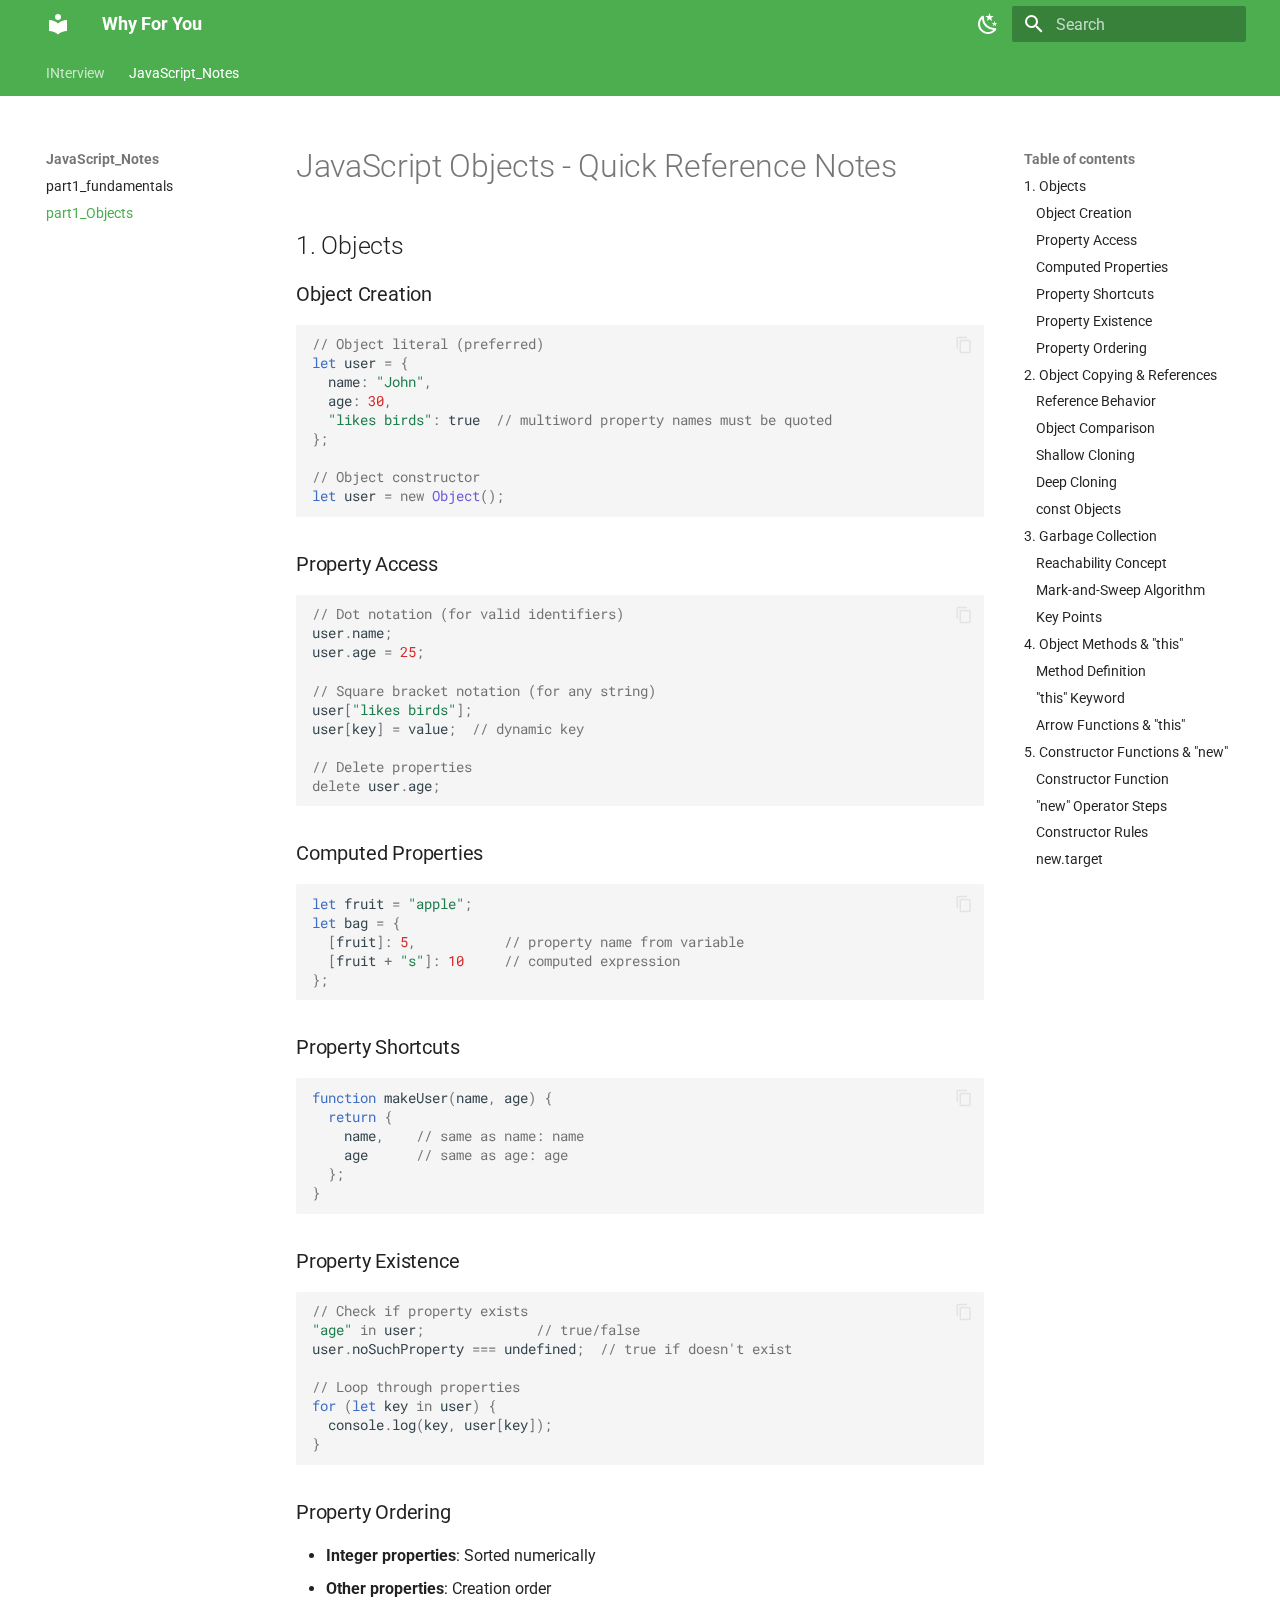
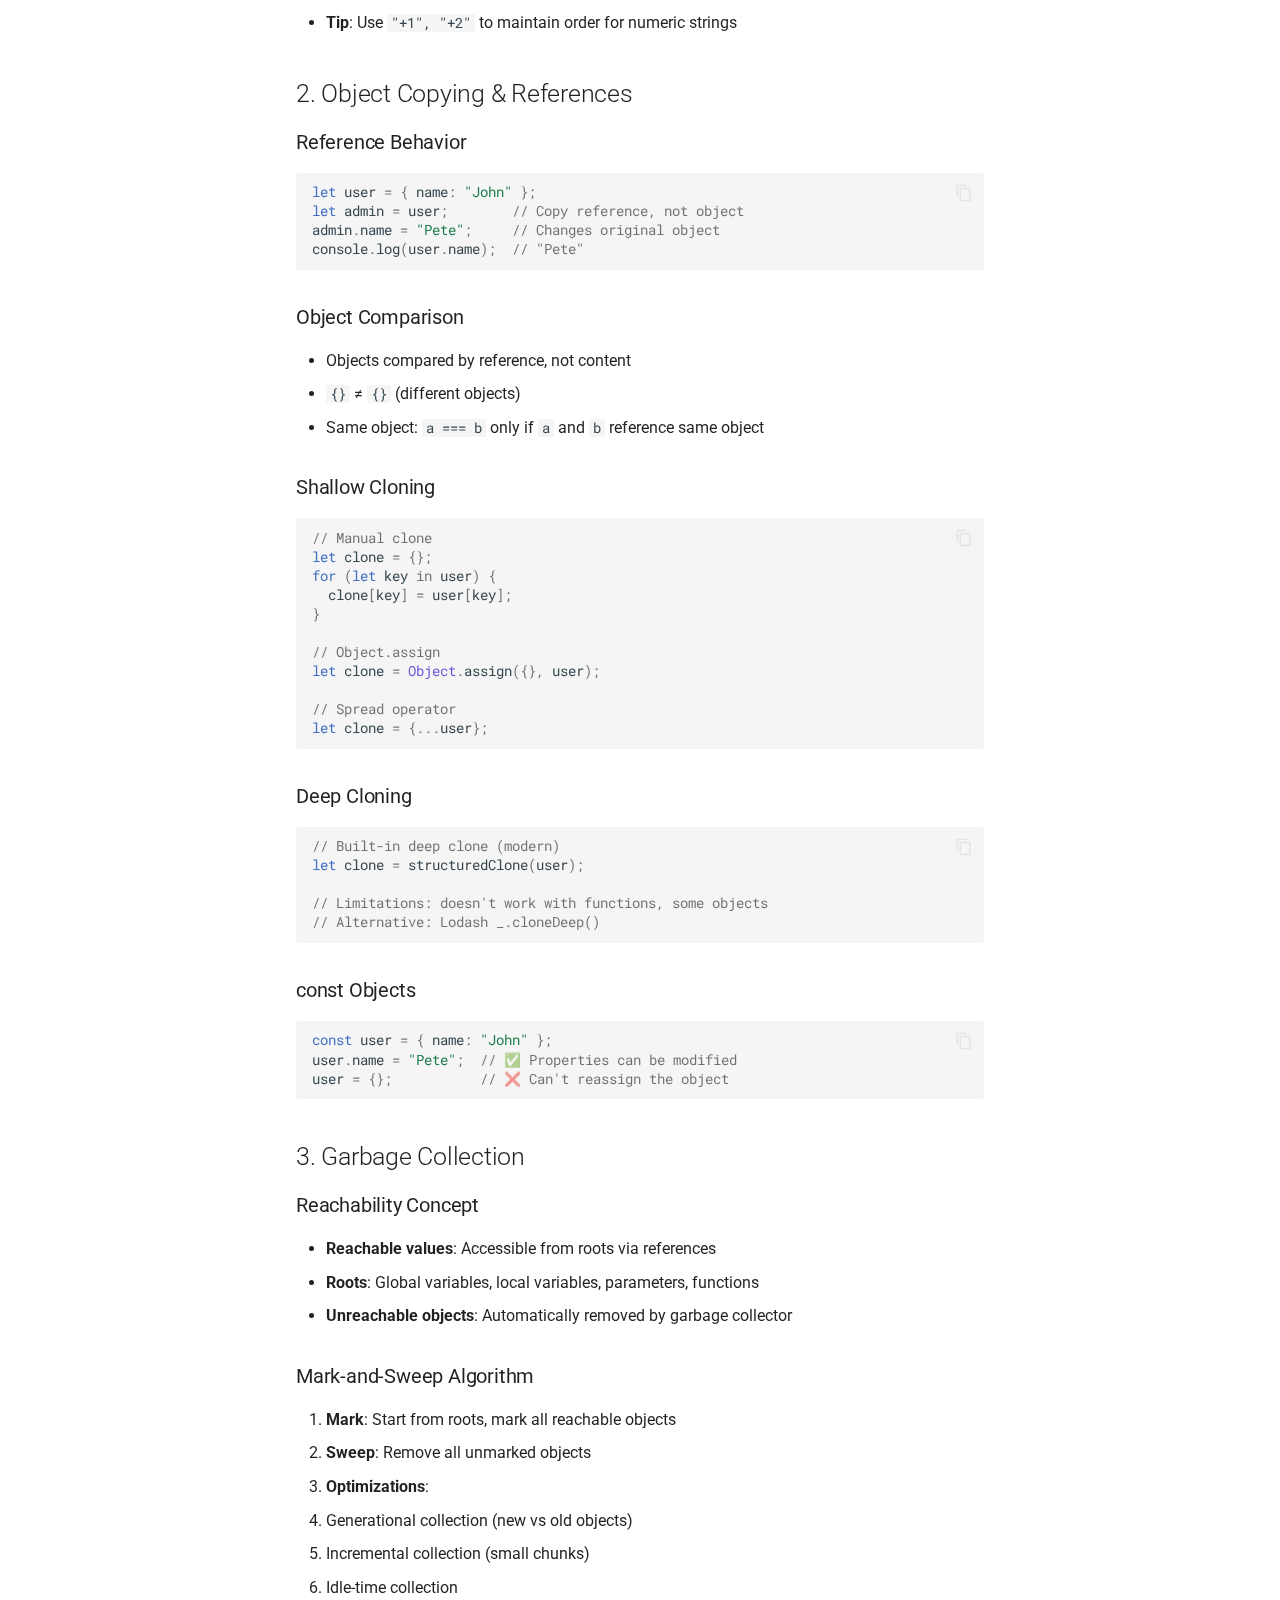
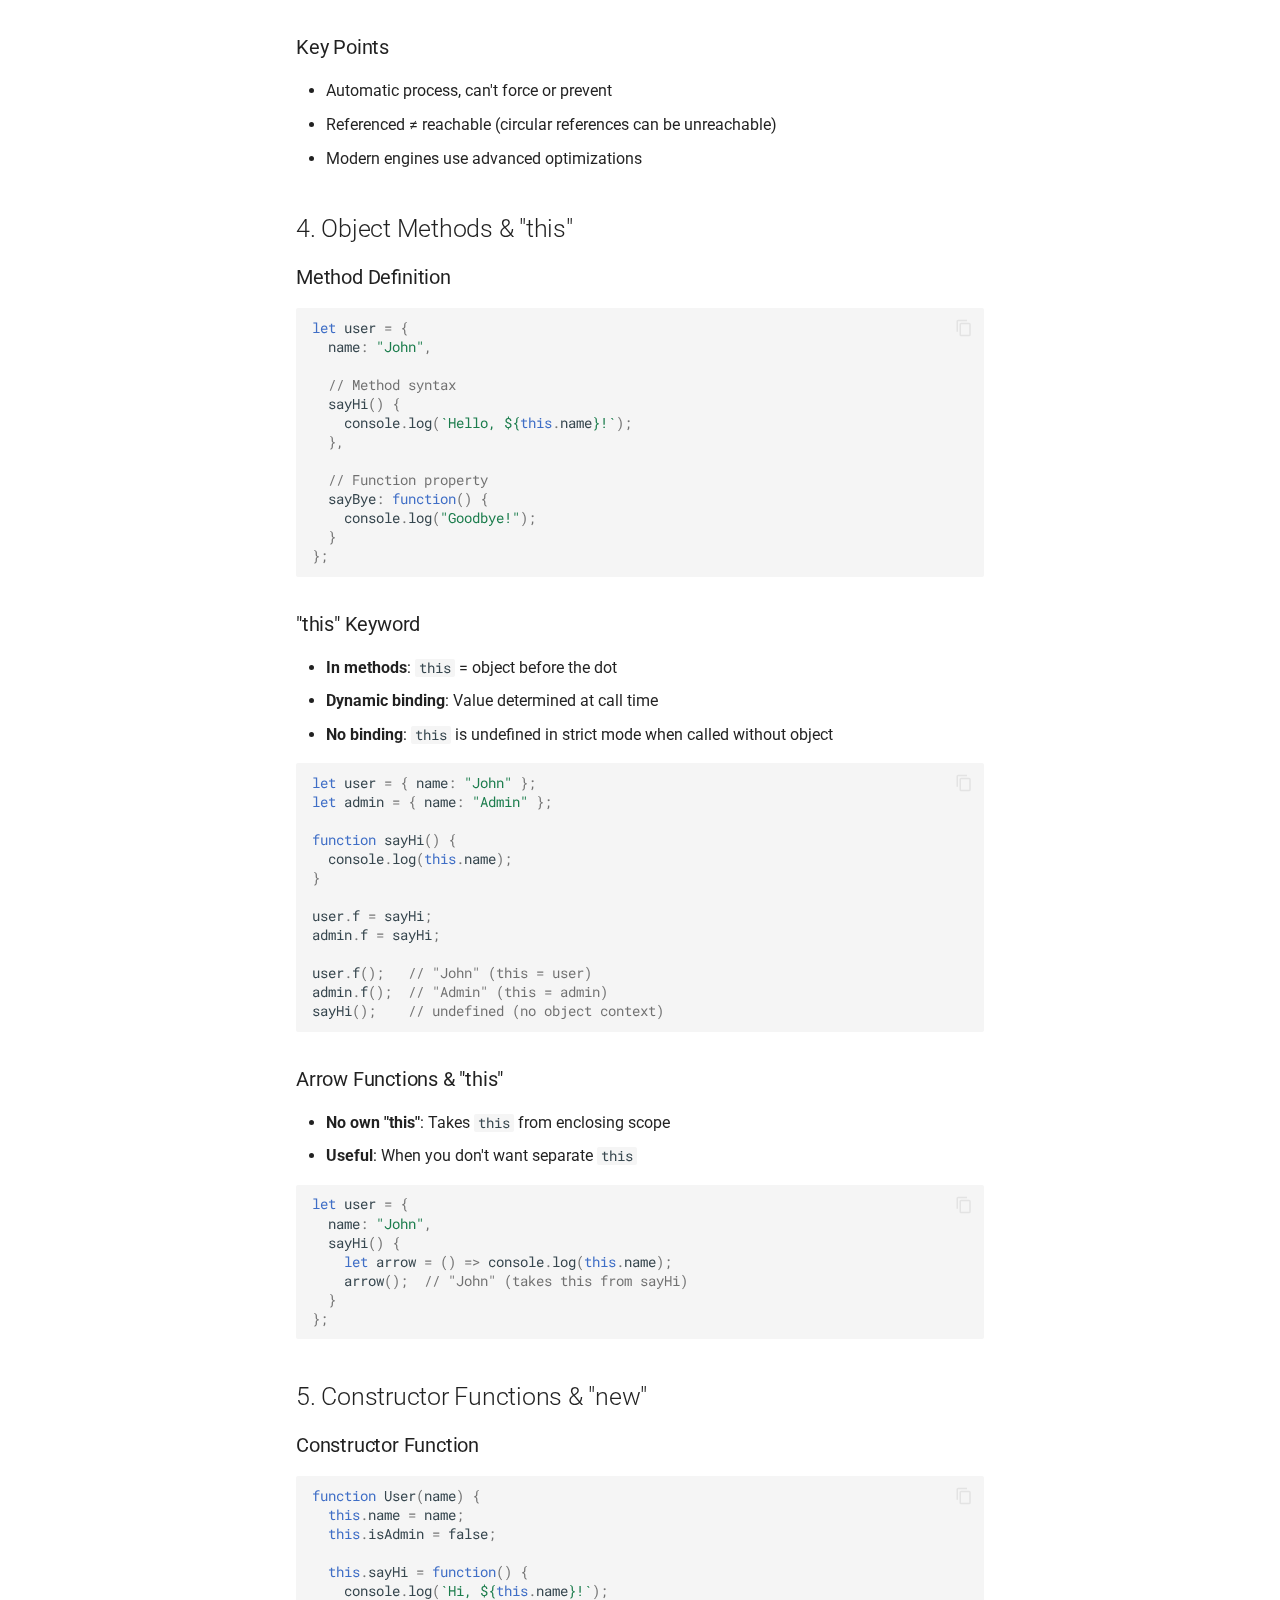
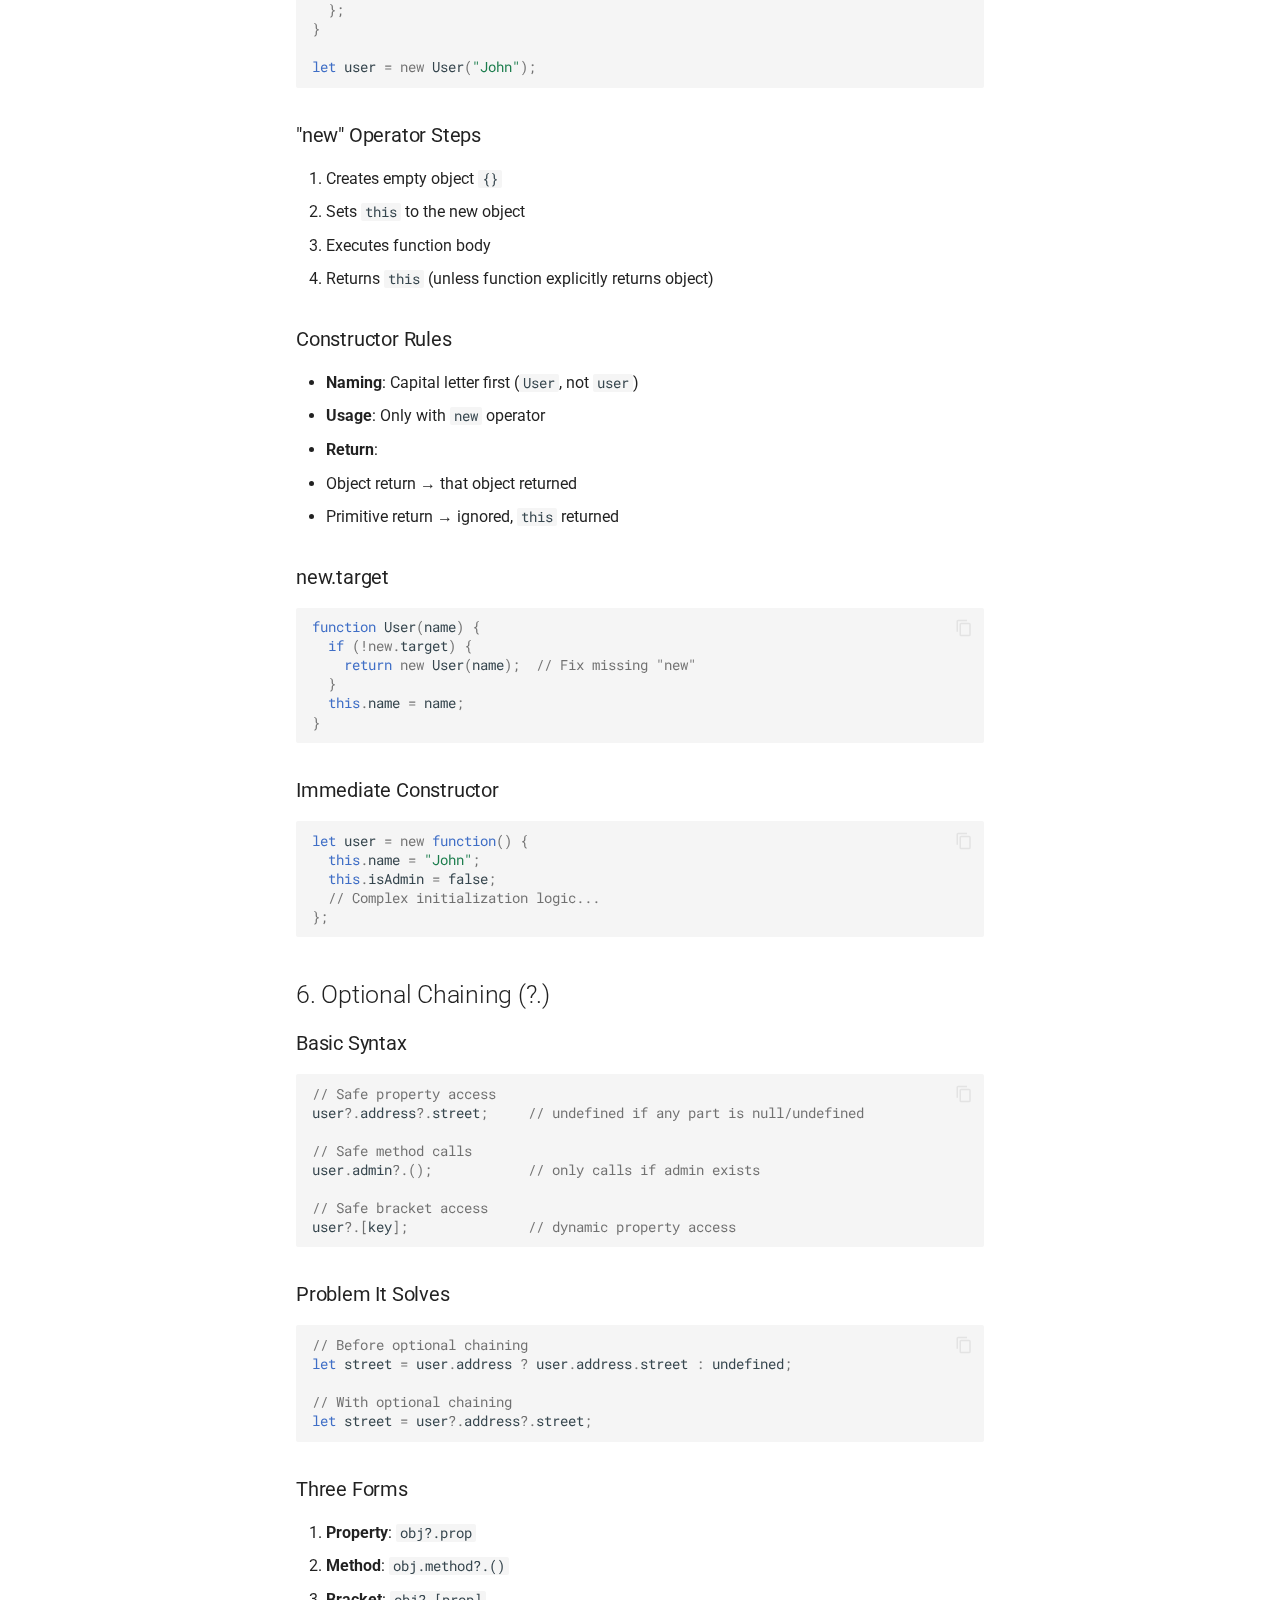
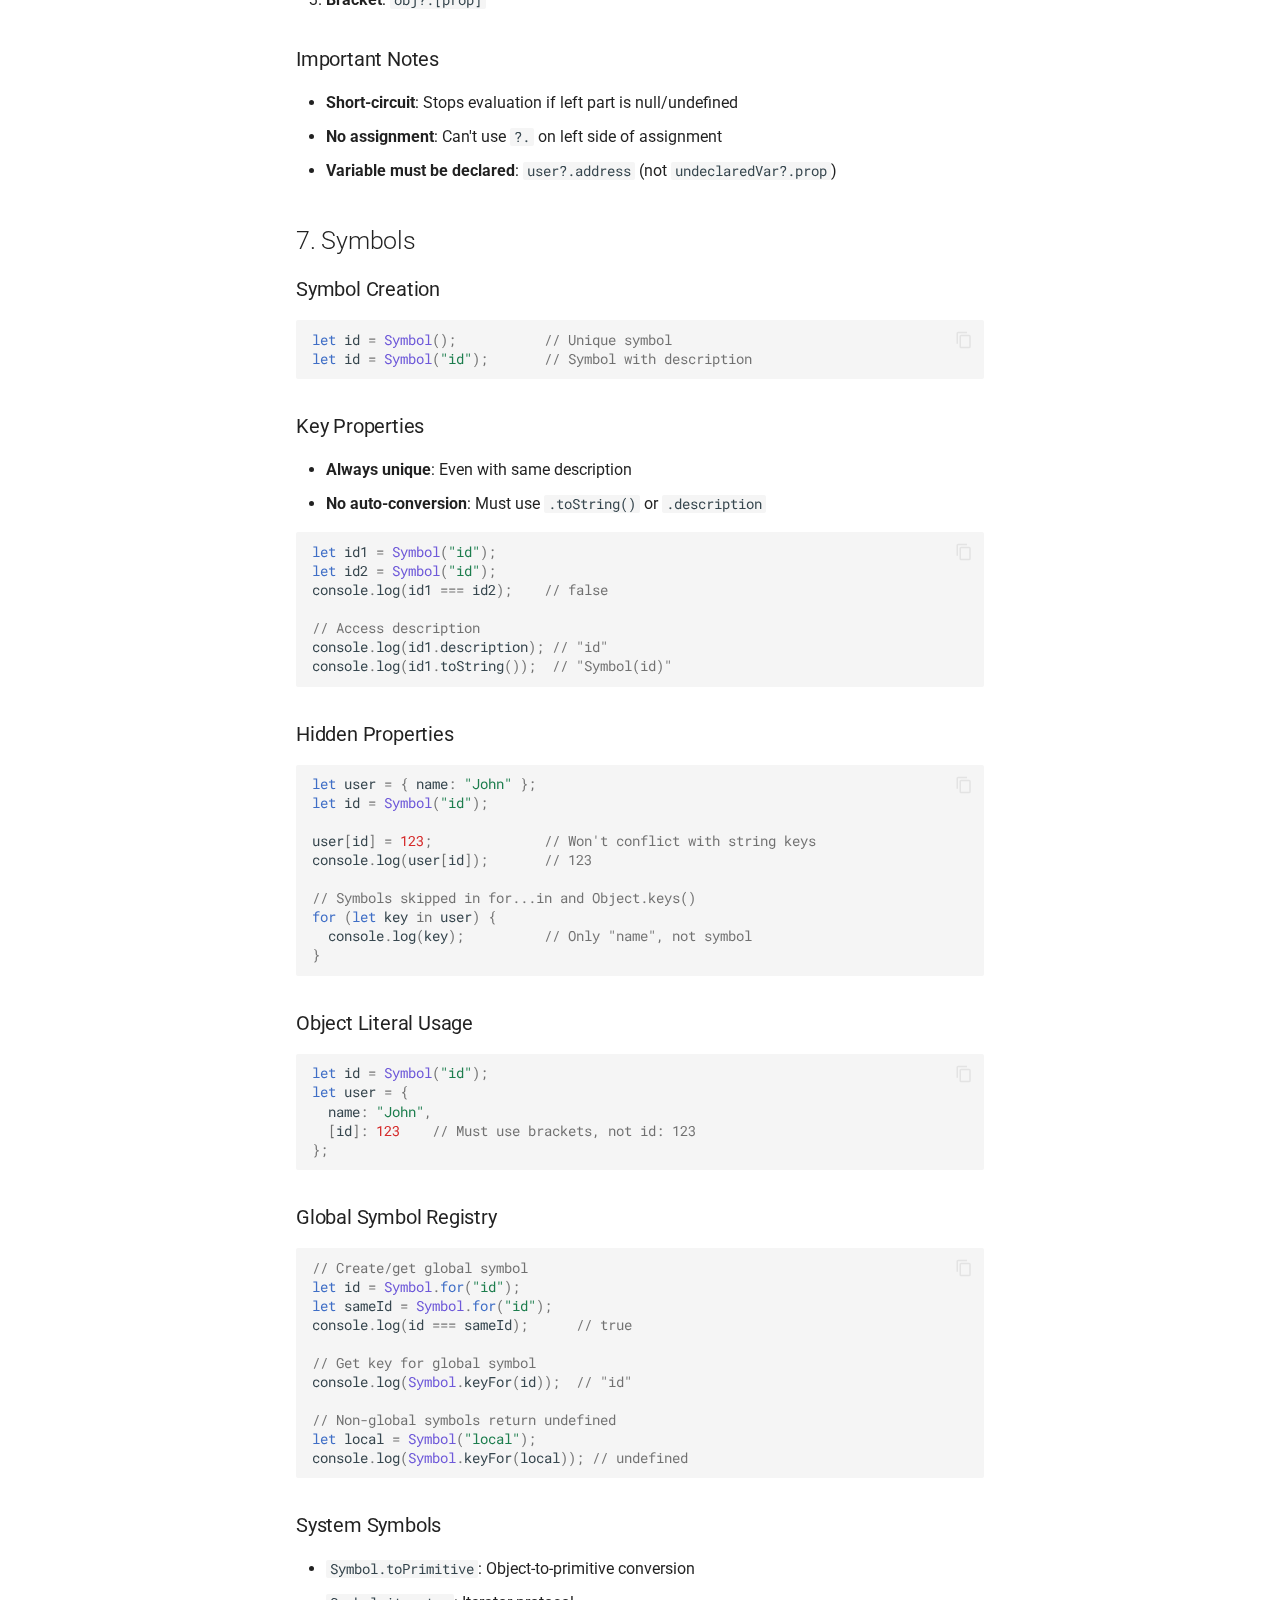
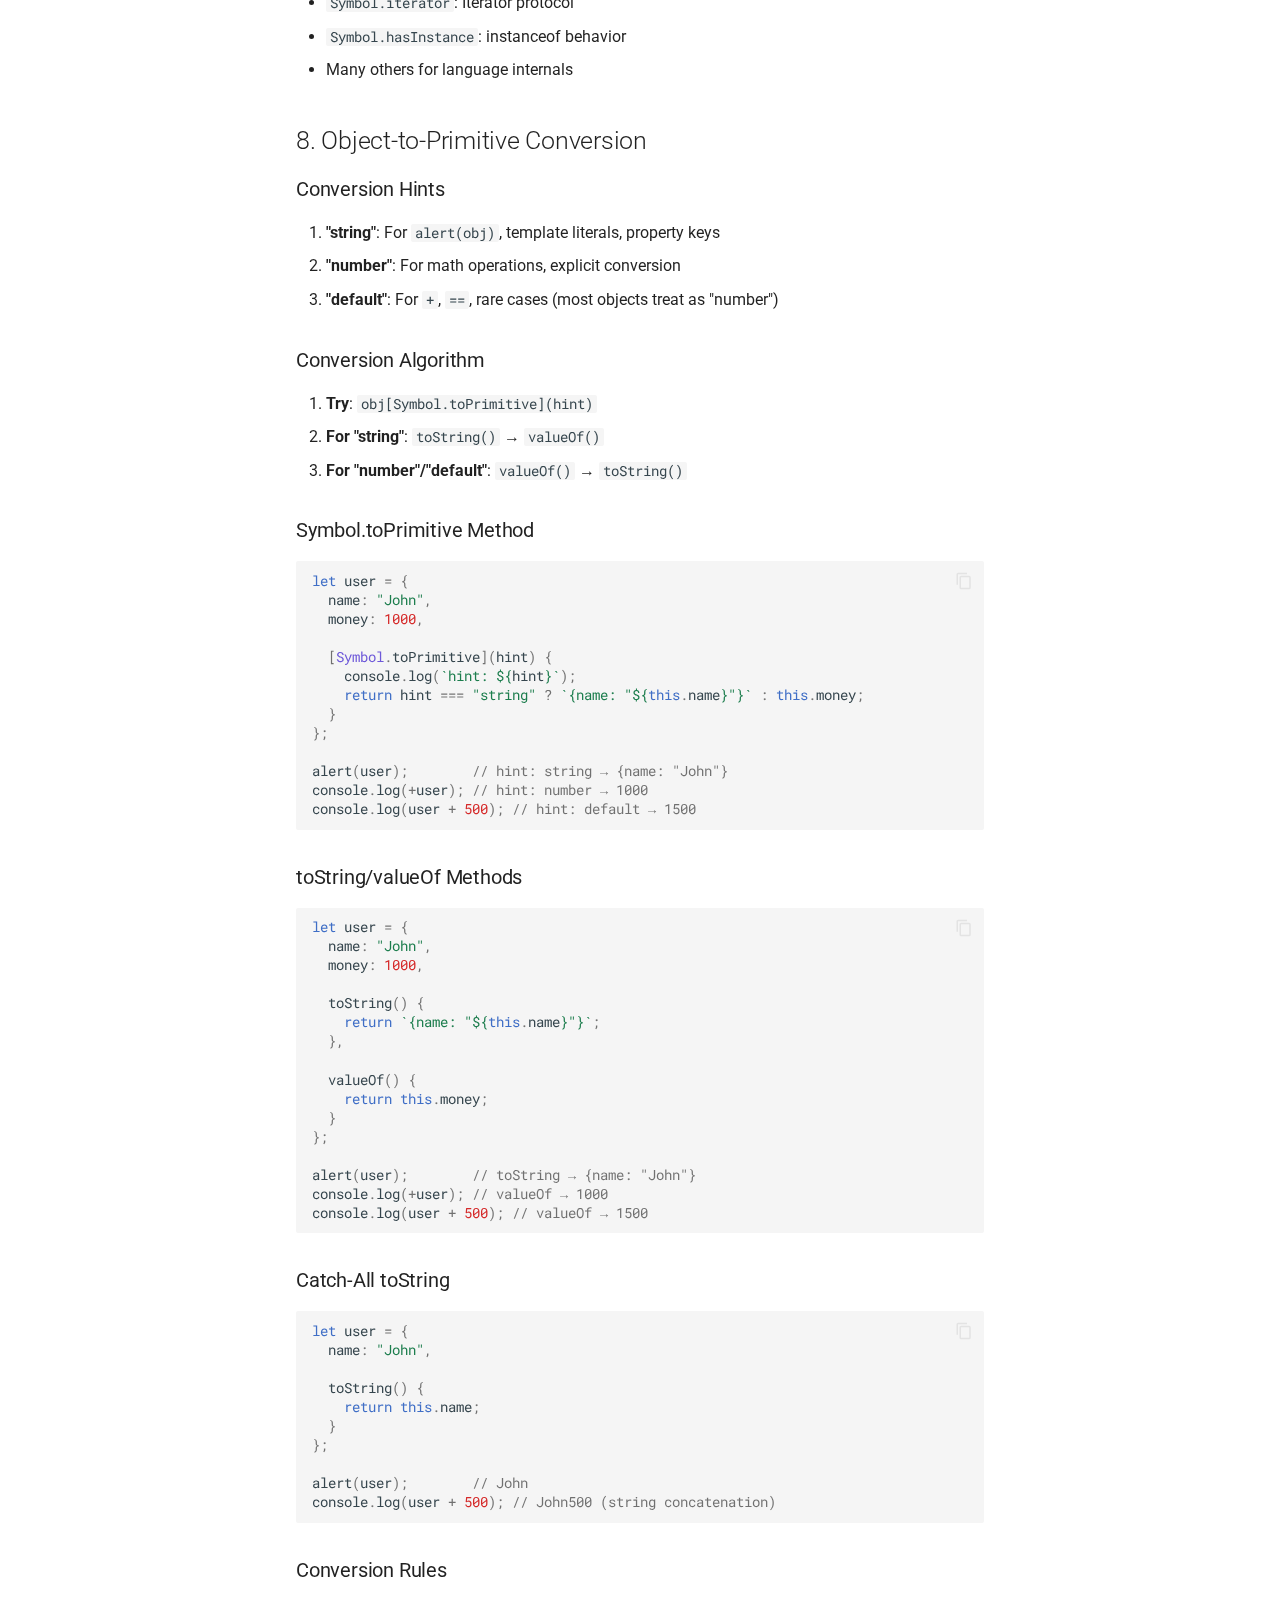
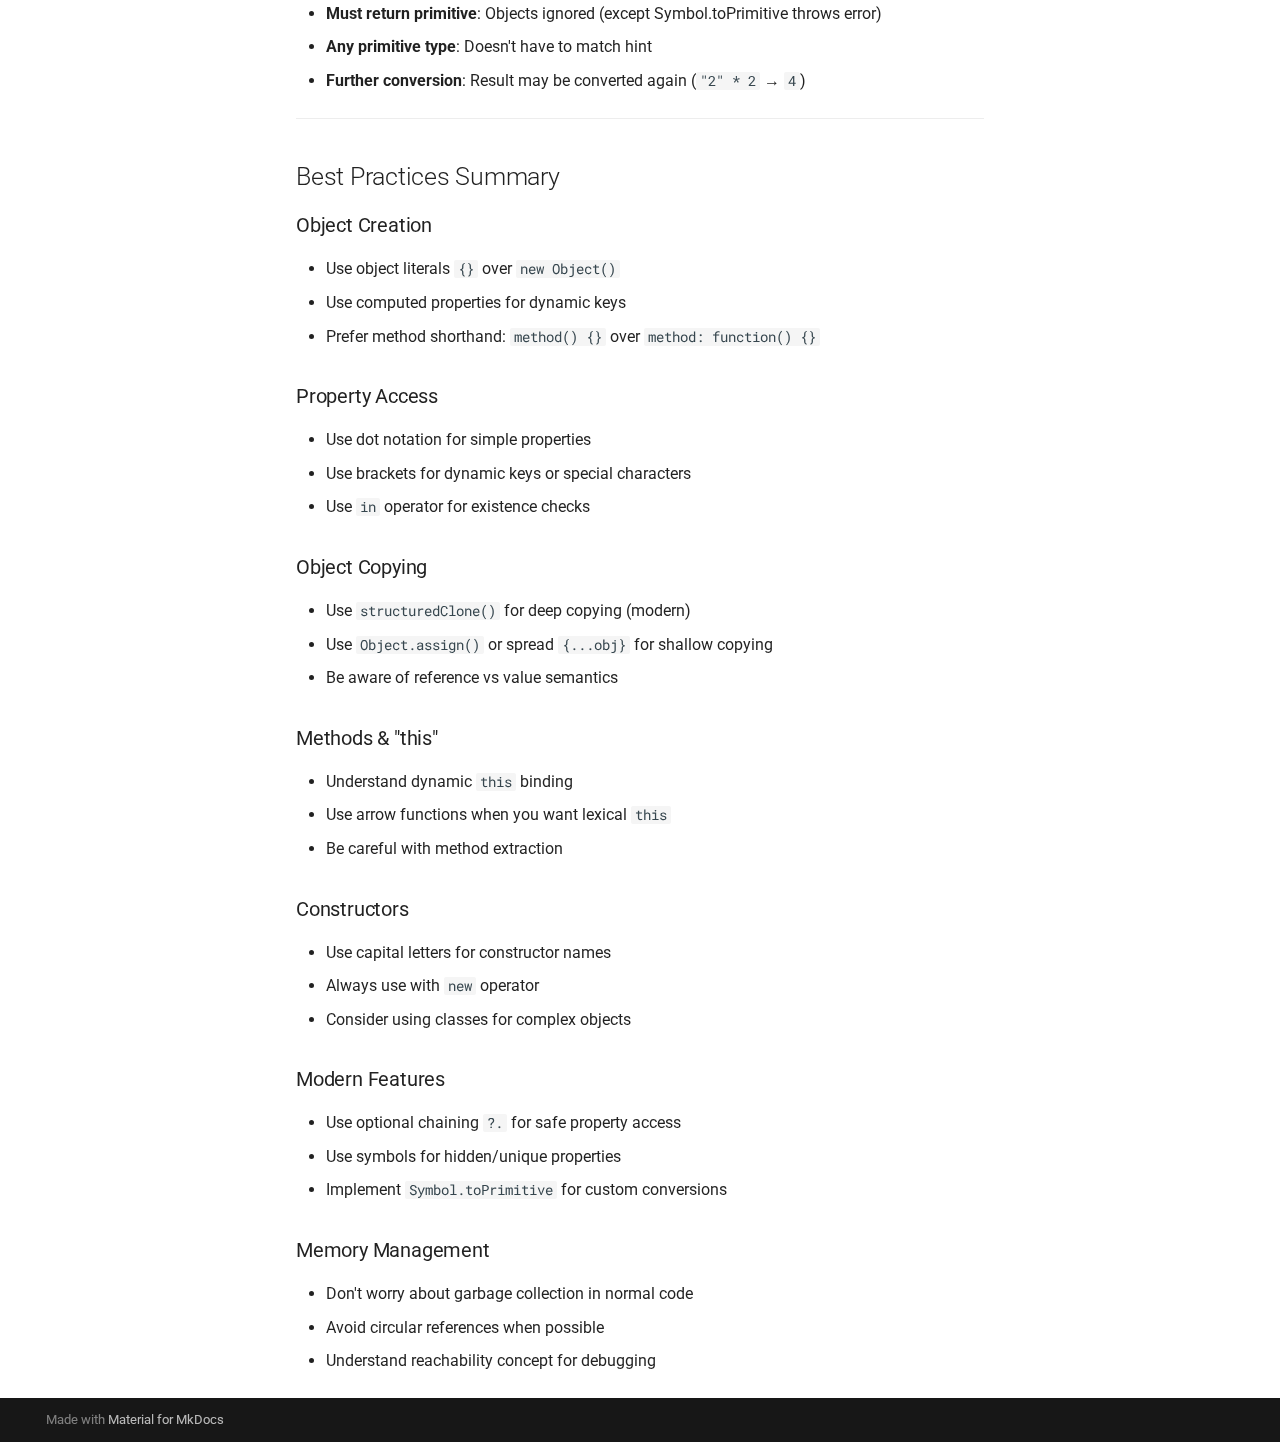
<file: part1_Objects/index.html>
<!doctype html>
<html lang="en" class="no-js">
  <head>
    
      <meta charset="utf-8">
      <meta name="viewport" content="width=device-width,initial-scale=1">
      
      
      
      
        <link rel="prev" href="../part1_fundamentals/">
      
      
      
      <link rel="icon" href="../assets/images/favicon.png">
      <meta name="generator" content="mkdocs-1.6.1, mkdocs-material-9.6.16">
    
    
      
        <title>part1_Objects - Why For You</title>
      
    
    
      <link rel="stylesheet" href="../assets/stylesheets/main.7e37652d.min.css">
      
        
        <link rel="stylesheet" href="../assets/stylesheets/palette.06af60db.min.css">
      
      


    
    
      
    
    
      
        
        
        <link rel="preconnect" href="https://fonts.gstatic.com" crossorigin>
        <link rel="stylesheet" href="https://fonts.googleapis.com/css?family=Roboto:300,300i,400,400i,700,700i%7CRoboto+Mono:400,400i,700,700i&display=fallback">
        <style>:root{--md-text-font:"Roboto";--md-code-font:"Roboto Mono"}</style>
      
    
    
    <script>__md_scope=new URL("..",location),__md_hash=e=>[...e].reduce(((e,_)=>(e<<5)-e+_.charCodeAt(0)),0),__md_get=(e,_=localStorage,t=__md_scope)=>JSON.parse(_.getItem(t.pathname+"."+e)),__md_set=(e,_,t=localStorage,a=__md_scope)=>{try{t.setItem(a.pathname+"."+e,JSON.stringify(_))}catch(e){}}</script>
    
      

    
    
    
  </head>
  
  
    
    
      
    
    
    
    
    <body dir="ltr" data-md-color-scheme="default" data-md-color-primary="green" data-md-color-accent="indigo">
  
    
    <input class="md-toggle" data-md-toggle="drawer" type="checkbox" id="__drawer" autocomplete="off">
    <input class="md-toggle" data-md-toggle="search" type="checkbox" id="__search" autocomplete="off">
    <label class="md-overlay" for="__drawer"></label>
    <div data-md-component="skip">
      
        
        <a href="#javascript-objects-quick-reference-notes" class="md-skip">
          Skip to content
        </a>
      
    </div>
    <div data-md-component="announce">
      
    </div>
    
    
      

<header class="md-header" data-md-component="header">
  <nav class="md-header__inner md-grid" aria-label="Header">
    <a href=".." title="Why For You" class="md-header__button md-logo" aria-label="Why For You" data-md-component="logo">
      
  
  <svg xmlns="http://www.w3.org/2000/svg" viewBox="0 0 24 24"><path d="M12 8a3 3 0 0 0 3-3 3 3 0 0 0-3-3 3 3 0 0 0-3 3 3 3 0 0 0 3 3m0 3.54C9.64 9.35 6.5 8 3 8v11c3.5 0 6.64 1.35 9 3.54 2.36-2.19 5.5-3.54 9-3.54V8c-3.5 0-6.64 1.35-9 3.54"/></svg>

    </a>
    <label class="md-header__button md-icon" for="__drawer">
      
      <svg xmlns="http://www.w3.org/2000/svg" viewBox="0 0 24 24"><path d="M3 6h18v2H3zm0 5h18v2H3zm0 5h18v2H3z"/></svg>
    </label>
    <div class="md-header__title" data-md-component="header-title">
      <div class="md-header__ellipsis">
        <div class="md-header__topic">
          <span class="md-ellipsis">
            Why For You
          </span>
        </div>
        <div class="md-header__topic" data-md-component="header-topic">
          <span class="md-ellipsis">
            
              part1_Objects
            
          </span>
        </div>
      </div>
    </div>
    
      
        <form class="md-header__option" data-md-component="palette">
  
    
    
    
    <input class="md-option" data-md-color-media="" data-md-color-scheme="default" data-md-color-primary="green" data-md-color-accent="indigo"  aria-label="Switch to dark mode"  type="radio" name="__palette" id="__palette_0">
    
      <label class="md-header__button md-icon" title="Switch to dark mode" for="__palette_1" hidden>
        <svg xmlns="http://www.w3.org/2000/svg" viewBox="0 0 24 24"><path d="m17.75 4.09-2.53 1.94.91 3.06-2.63-1.81-2.63 1.81.91-3.06-2.53-1.94L12.44 4l1.06-3 1.06 3zm3.5 6.91-1.64 1.25.59 1.98-1.7-1.17-1.7 1.17.59-1.98L15.75 11l2.06-.05L18.5 9l.69 1.95zm-2.28 4.95c.83-.08 1.72 1.1 1.19 1.85-.32.45-.66.87-1.08 1.27C15.17 23 8.84 23 4.94 19.07c-3.91-3.9-3.91-10.24 0-14.14.4-.4.82-.76 1.27-1.08.75-.53 1.93.36 1.85 1.19-.27 2.86.69 5.83 2.89 8.02a9.96 9.96 0 0 0 8.02 2.89m-1.64 2.02a12.08 12.08 0 0 1-7.8-3.47c-2.17-2.19-3.33-5-3.49-7.82-2.81 3.14-2.7 7.96.31 10.98 3.02 3.01 7.84 3.12 10.98.31"/></svg>
      </label>
    
  
    
    
    
    <input class="md-option" data-md-color-media="" data-md-color-scheme="slate" data-md-color-primary="indigo" data-md-color-accent="indigo"  aria-label="Switch to light mode"  type="radio" name="__palette" id="__palette_1">
    
      <label class="md-header__button md-icon" title="Switch to light mode" for="__palette_0" hidden>
        <svg xmlns="http://www.w3.org/2000/svg" viewBox="0 0 24 24"><path d="m3.55 19.09 1.41 1.41 1.8-1.79-1.42-1.42M12 6c-3.31 0-6 2.69-6 6s2.69 6 6 6 6-2.69 6-6c0-3.32-2.69-6-6-6m8 7h3v-2h-3m-2.76 7.71 1.8 1.79 1.41-1.41-1.79-1.8M20.45 5l-1.41-1.4-1.8 1.79 1.42 1.42M13 1h-2v3h2M6.76 5.39 4.96 3.6 3.55 5l1.79 1.81zM1 13h3v-2H1m12 9h-2v3h2"/></svg>
      </label>
    
  
</form>
      
    
    
      <script>var palette=__md_get("__palette");if(palette&&palette.color){if("(prefers-color-scheme)"===palette.color.media){var media=matchMedia("(prefers-color-scheme: light)"),input=document.querySelector(media.matches?"[data-md-color-media='(prefers-color-scheme: light)']":"[data-md-color-media='(prefers-color-scheme: dark)']");palette.color.media=input.getAttribute("data-md-color-media"),palette.color.scheme=input.getAttribute("data-md-color-scheme"),palette.color.primary=input.getAttribute("data-md-color-primary"),palette.color.accent=input.getAttribute("data-md-color-accent")}for(var[key,value]of Object.entries(palette.color))document.body.setAttribute("data-md-color-"+key,value)}</script>
    
    
    
      
      
        <label class="md-header__button md-icon" for="__search">
          
          <svg xmlns="http://www.w3.org/2000/svg" viewBox="0 0 24 24"><path d="M9.5 3A6.5 6.5 0 0 1 16 9.5c0 1.61-.59 3.09-1.56 4.23l.27.27h.79l5 5-1.5 1.5-5-5v-.79l-.27-.27A6.52 6.52 0 0 1 9.5 16 6.5 6.5 0 0 1 3 9.5 6.5 6.5 0 0 1 9.5 3m0 2C7 5 5 7 5 9.5S7 14 9.5 14 14 12 14 9.5 12 5 9.5 5"/></svg>
        </label>
        <div class="md-search" data-md-component="search" role="dialog">
  <label class="md-search__overlay" for="__search"></label>
  <div class="md-search__inner" role="search">
    <form class="md-search__form" name="search">
      <input type="text" class="md-search__input" name="query" aria-label="Search" placeholder="Search" autocapitalize="off" autocorrect="off" autocomplete="off" spellcheck="false" data-md-component="search-query" required>
      <label class="md-search__icon md-icon" for="__search">
        
        <svg xmlns="http://www.w3.org/2000/svg" viewBox="0 0 24 24"><path d="M9.5 3A6.5 6.5 0 0 1 16 9.5c0 1.61-.59 3.09-1.56 4.23l.27.27h.79l5 5-1.5 1.5-5-5v-.79l-.27-.27A6.52 6.52 0 0 1 9.5 16 6.5 6.5 0 0 1 3 9.5 6.5 6.5 0 0 1 9.5 3m0 2C7 5 5 7 5 9.5S7 14 9.5 14 14 12 14 9.5 12 5 9.5 5"/></svg>
        
        <svg xmlns="http://www.w3.org/2000/svg" viewBox="0 0 24 24"><path d="M20 11v2H8l5.5 5.5-1.42 1.42L4.16 12l7.92-7.92L13.5 5.5 8 11z"/></svg>
      </label>
      <nav class="md-search__options" aria-label="Search">
        
        <button type="reset" class="md-search__icon md-icon" title="Clear" aria-label="Clear" tabindex="-1">
          
          <svg xmlns="http://www.w3.org/2000/svg" viewBox="0 0 24 24"><path d="M19 6.41 17.59 5 12 10.59 6.41 5 5 6.41 10.59 12 5 17.59 6.41 19 12 13.41 17.59 19 19 17.59 13.41 12z"/></svg>
        </button>
      </nav>
      
        <div class="md-search__suggest" data-md-component="search-suggest"></div>
      
    </form>
    <div class="md-search__output">
      <div class="md-search__scrollwrap" tabindex="0" data-md-scrollfix>
        <div class="md-search-result" data-md-component="search-result">
          <div class="md-search-result__meta">
            Initializing search
          </div>
          <ol class="md-search-result__list" role="presentation"></ol>
        </div>
      </div>
    </div>
  </div>
</div>
      
    
    
  </nav>
  
</header>
    
    <div class="md-container" data-md-component="container">
      
      
        
          
            
<nav class="md-tabs" aria-label="Tabs" data-md-component="tabs">
  <div class="md-grid">
    <ul class="md-tabs__list">
      
        
  
  
  
  
    
    
      <li class="md-tabs__item">
        <a href="../Interview/Cheatsheeta_%26_QA/" class="md-tabs__link">
          
  
  
  INterview

        </a>
      </li>
    
  

      
        
  
  
  
    
  
  
    
    
      <li class="md-tabs__item md-tabs__item--active">
        <a href="../part1_fundamentals/" class="md-tabs__link">
          
  
  
  JavaScript_Notes

        </a>
      </li>
    
  

      
    </ul>
  </div>
</nav>
          
        
      
      <main class="md-main" data-md-component="main">
        <div class="md-main__inner md-grid">
          
            
              
              <div class="md-sidebar md-sidebar--primary" data-md-component="sidebar" data-md-type="navigation" >
                <div class="md-sidebar__scrollwrap">
                  <div class="md-sidebar__inner">
                    


  


<nav class="md-nav md-nav--primary md-nav--lifted" aria-label="Navigation" data-md-level="0">
  <label class="md-nav__title" for="__drawer">
    <a href=".." title="Why For You" class="md-nav__button md-logo" aria-label="Why For You" data-md-component="logo">
      
  
  <svg xmlns="http://www.w3.org/2000/svg" viewBox="0 0 24 24"><path d="M12 8a3 3 0 0 0 3-3 3 3 0 0 0-3-3 3 3 0 0 0-3 3 3 3 0 0 0 3 3m0 3.54C9.64 9.35 6.5 8 3 8v11c3.5 0 6.64 1.35 9 3.54 2.36-2.19 5.5-3.54 9-3.54V8c-3.5 0-6.64 1.35-9 3.54"/></svg>

    </a>
    Why For You
  </label>
  
  <ul class="md-nav__list" data-md-scrollfix>
    
      
      
  
  
  
  
    
    
    
    
      
      
    
    
    <li class="md-nav__item md-nav__item--nested">
      
        
        
        <input class="md-nav__toggle md-toggle " type="checkbox" id="__nav_1" >
        
          
          <label class="md-nav__link" for="__nav_1" id="__nav_1_label" tabindex="0">
            
  
  
  <span class="md-ellipsis">
    INterview
    
  </span>
  

            <span class="md-nav__icon md-icon"></span>
          </label>
        
        <nav class="md-nav" data-md-level="1" aria-labelledby="__nav_1_label" aria-expanded="false">
          <label class="md-nav__title" for="__nav_1">
            <span class="md-nav__icon md-icon"></span>
            INterview
          </label>
          <ul class="md-nav__list" data-md-scrollfix>
            
              
                
  
  
  
  
    <li class="md-nav__item">
      <a href="../Interview/Cheatsheeta_%26_QA/" class="md-nav__link">
        
  
  
  <span class="md-ellipsis">
    Referance
    
  </span>
  

      </a>
    </li>
  

              
            
          </ul>
        </nav>
      
    </li>
  

    
      
      
  
  
    
  
  
  
    
    
    
    
      
        
        
      
      
    
    
    <li class="md-nav__item md-nav__item--active md-nav__item--section md-nav__item--nested">
      
        
        
        <input class="md-nav__toggle md-toggle " type="checkbox" id="__nav_2" checked>
        
          
          <label class="md-nav__link" for="__nav_2" id="__nav_2_label" tabindex="">
            
  
  
  <span class="md-ellipsis">
    JavaScript_Notes
    
  </span>
  

            <span class="md-nav__icon md-icon"></span>
          </label>
        
        <nav class="md-nav" data-md-level="1" aria-labelledby="__nav_2_label" aria-expanded="true">
          <label class="md-nav__title" for="__nav_2">
            <span class="md-nav__icon md-icon"></span>
            JavaScript_Notes
          </label>
          <ul class="md-nav__list" data-md-scrollfix>
            
              
                
  
  
  
  
    <li class="md-nav__item">
      <a href="../part1_fundamentals/" class="md-nav__link">
        
  
  
  <span class="md-ellipsis">
    part1_fundamentals
    
  </span>
  

      </a>
    </li>
  

              
            
              
                
  
  
    
  
  
  
    <li class="md-nav__item md-nav__item--active">
      
      <input class="md-nav__toggle md-toggle" type="checkbox" id="__toc">
      
      
        
      
      
        <label class="md-nav__link md-nav__link--active" for="__toc">
          
  
  
  <span class="md-ellipsis">
    part1_Objects
    
  </span>
  

          <span class="md-nav__icon md-icon"></span>
        </label>
      
      <a href="./" class="md-nav__link md-nav__link--active">
        
  
  
  <span class="md-ellipsis">
    part1_Objects
    
  </span>
  

      </a>
      
        

<nav class="md-nav md-nav--secondary" aria-label="Table of contents">
  
  
  
    
  
  
    <label class="md-nav__title" for="__toc">
      <span class="md-nav__icon md-icon"></span>
      Table of contents
    </label>
    <ul class="md-nav__list" data-md-component="toc" data-md-scrollfix>
      
        <li class="md-nav__item">
  <a href="#1-objects" class="md-nav__link">
    <span class="md-ellipsis">
      1. Objects
    </span>
  </a>
  
    <nav class="md-nav" aria-label="1. Objects">
      <ul class="md-nav__list">
        
          <li class="md-nav__item">
  <a href="#object-creation" class="md-nav__link">
    <span class="md-ellipsis">
      Object Creation
    </span>
  </a>
  
</li>
        
          <li class="md-nav__item">
  <a href="#property-access" class="md-nav__link">
    <span class="md-ellipsis">
      Property Access
    </span>
  </a>
  
</li>
        
          <li class="md-nav__item">
  <a href="#computed-properties" class="md-nav__link">
    <span class="md-ellipsis">
      Computed Properties
    </span>
  </a>
  
</li>
        
          <li class="md-nav__item">
  <a href="#property-shortcuts" class="md-nav__link">
    <span class="md-ellipsis">
      Property Shortcuts
    </span>
  </a>
  
</li>
        
          <li class="md-nav__item">
  <a href="#property-existence" class="md-nav__link">
    <span class="md-ellipsis">
      Property Existence
    </span>
  </a>
  
</li>
        
          <li class="md-nav__item">
  <a href="#property-ordering" class="md-nav__link">
    <span class="md-ellipsis">
      Property Ordering
    </span>
  </a>
  
</li>
        
      </ul>
    </nav>
  
</li>
      
        <li class="md-nav__item">
  <a href="#2-object-copying-references" class="md-nav__link">
    <span class="md-ellipsis">
      2. Object Copying &amp; References
    </span>
  </a>
  
    <nav class="md-nav" aria-label="2. Object Copying &amp; References">
      <ul class="md-nav__list">
        
          <li class="md-nav__item">
  <a href="#reference-behavior" class="md-nav__link">
    <span class="md-ellipsis">
      Reference Behavior
    </span>
  </a>
  
</li>
        
          <li class="md-nav__item">
  <a href="#object-comparison" class="md-nav__link">
    <span class="md-ellipsis">
      Object Comparison
    </span>
  </a>
  
</li>
        
          <li class="md-nav__item">
  <a href="#shallow-cloning" class="md-nav__link">
    <span class="md-ellipsis">
      Shallow Cloning
    </span>
  </a>
  
</li>
        
          <li class="md-nav__item">
  <a href="#deep-cloning" class="md-nav__link">
    <span class="md-ellipsis">
      Deep Cloning
    </span>
  </a>
  
</li>
        
          <li class="md-nav__item">
  <a href="#const-objects" class="md-nav__link">
    <span class="md-ellipsis">
      const Objects
    </span>
  </a>
  
</li>
        
      </ul>
    </nav>
  
</li>
      
        <li class="md-nav__item">
  <a href="#3-garbage-collection" class="md-nav__link">
    <span class="md-ellipsis">
      3. Garbage Collection
    </span>
  </a>
  
    <nav class="md-nav" aria-label="3. Garbage Collection">
      <ul class="md-nav__list">
        
          <li class="md-nav__item">
  <a href="#reachability-concept" class="md-nav__link">
    <span class="md-ellipsis">
      Reachability Concept
    </span>
  </a>
  
</li>
        
          <li class="md-nav__item">
  <a href="#mark-and-sweep-algorithm" class="md-nav__link">
    <span class="md-ellipsis">
      Mark-and-Sweep Algorithm
    </span>
  </a>
  
</li>
        
          <li class="md-nav__item">
  <a href="#key-points" class="md-nav__link">
    <span class="md-ellipsis">
      Key Points
    </span>
  </a>
  
</li>
        
      </ul>
    </nav>
  
</li>
      
        <li class="md-nav__item">
  <a href="#4-object-methods-this" class="md-nav__link">
    <span class="md-ellipsis">
      4. Object Methods &amp; "this"
    </span>
  </a>
  
    <nav class="md-nav" aria-label="4. Object Methods &amp; &#34;this&#34;">
      <ul class="md-nav__list">
        
          <li class="md-nav__item">
  <a href="#method-definition" class="md-nav__link">
    <span class="md-ellipsis">
      Method Definition
    </span>
  </a>
  
</li>
        
          <li class="md-nav__item">
  <a href="#this-keyword" class="md-nav__link">
    <span class="md-ellipsis">
      "this" Keyword
    </span>
  </a>
  
</li>
        
          <li class="md-nav__item">
  <a href="#arrow-functions-this" class="md-nav__link">
    <span class="md-ellipsis">
      Arrow Functions &amp; "this"
    </span>
  </a>
  
</li>
        
      </ul>
    </nav>
  
</li>
      
        <li class="md-nav__item">
  <a href="#5-constructor-functions-new" class="md-nav__link">
    <span class="md-ellipsis">
      5. Constructor Functions &amp; "new"
    </span>
  </a>
  
    <nav class="md-nav" aria-label="5. Constructor Functions &amp; &#34;new&#34;">
      <ul class="md-nav__list">
        
          <li class="md-nav__item">
  <a href="#constructor-function" class="md-nav__link">
    <span class="md-ellipsis">
      Constructor Function
    </span>
  </a>
  
</li>
        
          <li class="md-nav__item">
  <a href="#new-operator-steps" class="md-nav__link">
    <span class="md-ellipsis">
      "new" Operator Steps
    </span>
  </a>
  
</li>
        
          <li class="md-nav__item">
  <a href="#constructor-rules" class="md-nav__link">
    <span class="md-ellipsis">
      Constructor Rules
    </span>
  </a>
  
</li>
        
          <li class="md-nav__item">
  <a href="#newtarget" class="md-nav__link">
    <span class="md-ellipsis">
      new.target
    </span>
  </a>
  
</li>
        
          <li class="md-nav__item">
  <a href="#immediate-constructor" class="md-nav__link">
    <span class="md-ellipsis">
      Immediate Constructor
    </span>
  </a>
  
</li>
        
      </ul>
    </nav>
  
</li>
      
        <li class="md-nav__item">
  <a href="#6-optional-chaining" class="md-nav__link">
    <span class="md-ellipsis">
      6. Optional Chaining (?.)
    </span>
  </a>
  
    <nav class="md-nav" aria-label="6. Optional Chaining (?.)">
      <ul class="md-nav__list">
        
          <li class="md-nav__item">
  <a href="#basic-syntax" class="md-nav__link">
    <span class="md-ellipsis">
      Basic Syntax
    </span>
  </a>
  
</li>
        
          <li class="md-nav__item">
  <a href="#problem-it-solves" class="md-nav__link">
    <span class="md-ellipsis">
      Problem It Solves
    </span>
  </a>
  
</li>
        
          <li class="md-nav__item">
  <a href="#three-forms" class="md-nav__link">
    <span class="md-ellipsis">
      Three Forms
    </span>
  </a>
  
</li>
        
          <li class="md-nav__item">
  <a href="#important-notes" class="md-nav__link">
    <span class="md-ellipsis">
      Important Notes
    </span>
  </a>
  
</li>
        
      </ul>
    </nav>
  
</li>
      
        <li class="md-nav__item">
  <a href="#7-symbols" class="md-nav__link">
    <span class="md-ellipsis">
      7. Symbols
    </span>
  </a>
  
    <nav class="md-nav" aria-label="7. Symbols">
      <ul class="md-nav__list">
        
          <li class="md-nav__item">
  <a href="#symbol-creation" class="md-nav__link">
    <span class="md-ellipsis">
      Symbol Creation
    </span>
  </a>
  
</li>
        
          <li class="md-nav__item">
  <a href="#key-properties" class="md-nav__link">
    <span class="md-ellipsis">
      Key Properties
    </span>
  </a>
  
</li>
        
          <li class="md-nav__item">
  <a href="#hidden-properties" class="md-nav__link">
    <span class="md-ellipsis">
      Hidden Properties
    </span>
  </a>
  
</li>
        
          <li class="md-nav__item">
  <a href="#object-literal-usage" class="md-nav__link">
    <span class="md-ellipsis">
      Object Literal Usage
    </span>
  </a>
  
</li>
        
          <li class="md-nav__item">
  <a href="#global-symbol-registry" class="md-nav__link">
    <span class="md-ellipsis">
      Global Symbol Registry
    </span>
  </a>
  
</li>
        
          <li class="md-nav__item">
  <a href="#system-symbols" class="md-nav__link">
    <span class="md-ellipsis">
      System Symbols
    </span>
  </a>
  
</li>
        
      </ul>
    </nav>
  
</li>
      
        <li class="md-nav__item">
  <a href="#8-object-to-primitive-conversion" class="md-nav__link">
    <span class="md-ellipsis">
      8. Object-to-Primitive Conversion
    </span>
  </a>
  
    <nav class="md-nav" aria-label="8. Object-to-Primitive Conversion">
      <ul class="md-nav__list">
        
          <li class="md-nav__item">
  <a href="#conversion-hints" class="md-nav__link">
    <span class="md-ellipsis">
      Conversion Hints
    </span>
  </a>
  
</li>
        
          <li class="md-nav__item">
  <a href="#conversion-algorithm" class="md-nav__link">
    <span class="md-ellipsis">
      Conversion Algorithm
    </span>
  </a>
  
</li>
        
          <li class="md-nav__item">
  <a href="#symboltoprimitive-method" class="md-nav__link">
    <span class="md-ellipsis">
      Symbol.toPrimitive Method
    </span>
  </a>
  
</li>
        
          <li class="md-nav__item">
  <a href="#tostringvalueof-methods" class="md-nav__link">
    <span class="md-ellipsis">
      toString/valueOf Methods
    </span>
  </a>
  
</li>
        
          <li class="md-nav__item">
  <a href="#catch-all-tostring" class="md-nav__link">
    <span class="md-ellipsis">
      Catch-All toString
    </span>
  </a>
  
</li>
        
          <li class="md-nav__item">
  <a href="#conversion-rules" class="md-nav__link">
    <span class="md-ellipsis">
      Conversion Rules
    </span>
  </a>
  
</li>
        
      </ul>
    </nav>
  
</li>
      
        <li class="md-nav__item">
  <a href="#best-practices-summary" class="md-nav__link">
    <span class="md-ellipsis">
      Best Practices Summary
    </span>
  </a>
  
    <nav class="md-nav" aria-label="Best Practices Summary">
      <ul class="md-nav__list">
        
          <li class="md-nav__item">
  <a href="#object-creation_1" class="md-nav__link">
    <span class="md-ellipsis">
      Object Creation
    </span>
  </a>
  
</li>
        
          <li class="md-nav__item">
  <a href="#property-access_1" class="md-nav__link">
    <span class="md-ellipsis">
      Property Access
    </span>
  </a>
  
</li>
        
          <li class="md-nav__item">
  <a href="#object-copying" class="md-nav__link">
    <span class="md-ellipsis">
      Object Copying
    </span>
  </a>
  
</li>
        
          <li class="md-nav__item">
  <a href="#methods-this" class="md-nav__link">
    <span class="md-ellipsis">
      Methods &amp; "this"
    </span>
  </a>
  
</li>
        
          <li class="md-nav__item">
  <a href="#constructors" class="md-nav__link">
    <span class="md-ellipsis">
      Constructors
    </span>
  </a>
  
</li>
        
          <li class="md-nav__item">
  <a href="#modern-features" class="md-nav__link">
    <span class="md-ellipsis">
      Modern Features
    </span>
  </a>
  
</li>
        
          <li class="md-nav__item">
  <a href="#memory-management" class="md-nav__link">
    <span class="md-ellipsis">
      Memory Management
    </span>
  </a>
  
</li>
        
      </ul>
    </nav>
  
</li>
      
    </ul>
  
</nav>
      
    </li>
  

              
            
          </ul>
        </nav>
      
    </li>
  

    
  </ul>
</nav>
                  </div>
                </div>
              </div>
            
            
              
              <div class="md-sidebar md-sidebar--secondary" data-md-component="sidebar" data-md-type="toc" >
                <div class="md-sidebar__scrollwrap">
                  <div class="md-sidebar__inner">
                    

<nav class="md-nav md-nav--secondary" aria-label="Table of contents">
  
  
  
    
  
  
    <label class="md-nav__title" for="__toc">
      <span class="md-nav__icon md-icon"></span>
      Table of contents
    </label>
    <ul class="md-nav__list" data-md-component="toc" data-md-scrollfix>
      
        <li class="md-nav__item">
  <a href="#1-objects" class="md-nav__link">
    <span class="md-ellipsis">
      1. Objects
    </span>
  </a>
  
    <nav class="md-nav" aria-label="1. Objects">
      <ul class="md-nav__list">
        
          <li class="md-nav__item">
  <a href="#object-creation" class="md-nav__link">
    <span class="md-ellipsis">
      Object Creation
    </span>
  </a>
  
</li>
        
          <li class="md-nav__item">
  <a href="#property-access" class="md-nav__link">
    <span class="md-ellipsis">
      Property Access
    </span>
  </a>
  
</li>
        
          <li class="md-nav__item">
  <a href="#computed-properties" class="md-nav__link">
    <span class="md-ellipsis">
      Computed Properties
    </span>
  </a>
  
</li>
        
          <li class="md-nav__item">
  <a href="#property-shortcuts" class="md-nav__link">
    <span class="md-ellipsis">
      Property Shortcuts
    </span>
  </a>
  
</li>
        
          <li class="md-nav__item">
  <a href="#property-existence" class="md-nav__link">
    <span class="md-ellipsis">
      Property Existence
    </span>
  </a>
  
</li>
        
          <li class="md-nav__item">
  <a href="#property-ordering" class="md-nav__link">
    <span class="md-ellipsis">
      Property Ordering
    </span>
  </a>
  
</li>
        
      </ul>
    </nav>
  
</li>
      
        <li class="md-nav__item">
  <a href="#2-object-copying-references" class="md-nav__link">
    <span class="md-ellipsis">
      2. Object Copying &amp; References
    </span>
  </a>
  
    <nav class="md-nav" aria-label="2. Object Copying &amp; References">
      <ul class="md-nav__list">
        
          <li class="md-nav__item">
  <a href="#reference-behavior" class="md-nav__link">
    <span class="md-ellipsis">
      Reference Behavior
    </span>
  </a>
  
</li>
        
          <li class="md-nav__item">
  <a href="#object-comparison" class="md-nav__link">
    <span class="md-ellipsis">
      Object Comparison
    </span>
  </a>
  
</li>
        
          <li class="md-nav__item">
  <a href="#shallow-cloning" class="md-nav__link">
    <span class="md-ellipsis">
      Shallow Cloning
    </span>
  </a>
  
</li>
        
          <li class="md-nav__item">
  <a href="#deep-cloning" class="md-nav__link">
    <span class="md-ellipsis">
      Deep Cloning
    </span>
  </a>
  
</li>
        
          <li class="md-nav__item">
  <a href="#const-objects" class="md-nav__link">
    <span class="md-ellipsis">
      const Objects
    </span>
  </a>
  
</li>
        
      </ul>
    </nav>
  
</li>
      
        <li class="md-nav__item">
  <a href="#3-garbage-collection" class="md-nav__link">
    <span class="md-ellipsis">
      3. Garbage Collection
    </span>
  </a>
  
    <nav class="md-nav" aria-label="3. Garbage Collection">
      <ul class="md-nav__list">
        
          <li class="md-nav__item">
  <a href="#reachability-concept" class="md-nav__link">
    <span class="md-ellipsis">
      Reachability Concept
    </span>
  </a>
  
</li>
        
          <li class="md-nav__item">
  <a href="#mark-and-sweep-algorithm" class="md-nav__link">
    <span class="md-ellipsis">
      Mark-and-Sweep Algorithm
    </span>
  </a>
  
</li>
        
          <li class="md-nav__item">
  <a href="#key-points" class="md-nav__link">
    <span class="md-ellipsis">
      Key Points
    </span>
  </a>
  
</li>
        
      </ul>
    </nav>
  
</li>
      
        <li class="md-nav__item">
  <a href="#4-object-methods-this" class="md-nav__link">
    <span class="md-ellipsis">
      4. Object Methods &amp; "this"
    </span>
  </a>
  
    <nav class="md-nav" aria-label="4. Object Methods &amp; &#34;this&#34;">
      <ul class="md-nav__list">
        
          <li class="md-nav__item">
  <a href="#method-definition" class="md-nav__link">
    <span class="md-ellipsis">
      Method Definition
    </span>
  </a>
  
</li>
        
          <li class="md-nav__item">
  <a href="#this-keyword" class="md-nav__link">
    <span class="md-ellipsis">
      "this" Keyword
    </span>
  </a>
  
</li>
        
          <li class="md-nav__item">
  <a href="#arrow-functions-this" class="md-nav__link">
    <span class="md-ellipsis">
      Arrow Functions &amp; "this"
    </span>
  </a>
  
</li>
        
      </ul>
    </nav>
  
</li>
      
        <li class="md-nav__item">
  <a href="#5-constructor-functions-new" class="md-nav__link">
    <span class="md-ellipsis">
      5. Constructor Functions &amp; "new"
    </span>
  </a>
  
    <nav class="md-nav" aria-label="5. Constructor Functions &amp; &#34;new&#34;">
      <ul class="md-nav__list">
        
          <li class="md-nav__item">
  <a href="#constructor-function" class="md-nav__link">
    <span class="md-ellipsis">
      Constructor Function
    </span>
  </a>
  
</li>
        
          <li class="md-nav__item">
  <a href="#new-operator-steps" class="md-nav__link">
    <span class="md-ellipsis">
      "new" Operator Steps
    </span>
  </a>
  
</li>
        
          <li class="md-nav__item">
  <a href="#constructor-rules" class="md-nav__link">
    <span class="md-ellipsis">
      Constructor Rules
    </span>
  </a>
  
</li>
        
          <li class="md-nav__item">
  <a href="#newtarget" class="md-nav__link">
    <span class="md-ellipsis">
      new.target
    </span>
  </a>
  
</li>
        
          <li class="md-nav__item">
  <a href="#immediate-constructor" class="md-nav__link">
    <span class="md-ellipsis">
      Immediate Constructor
    </span>
  </a>
  
</li>
        
      </ul>
    </nav>
  
</li>
      
        <li class="md-nav__item">
  <a href="#6-optional-chaining" class="md-nav__link">
    <span class="md-ellipsis">
      6. Optional Chaining (?.)
    </span>
  </a>
  
    <nav class="md-nav" aria-label="6. Optional Chaining (?.)">
      <ul class="md-nav__list">
        
          <li class="md-nav__item">
  <a href="#basic-syntax" class="md-nav__link">
    <span class="md-ellipsis">
      Basic Syntax
    </span>
  </a>
  
</li>
        
          <li class="md-nav__item">
  <a href="#problem-it-solves" class="md-nav__link">
    <span class="md-ellipsis">
      Problem It Solves
    </span>
  </a>
  
</li>
        
          <li class="md-nav__item">
  <a href="#three-forms" class="md-nav__link">
    <span class="md-ellipsis">
      Three Forms
    </span>
  </a>
  
</li>
        
          <li class="md-nav__item">
  <a href="#important-notes" class="md-nav__link">
    <span class="md-ellipsis">
      Important Notes
    </span>
  </a>
  
</li>
        
      </ul>
    </nav>
  
</li>
      
        <li class="md-nav__item">
  <a href="#7-symbols" class="md-nav__link">
    <span class="md-ellipsis">
      7. Symbols
    </span>
  </a>
  
    <nav class="md-nav" aria-label="7. Symbols">
      <ul class="md-nav__list">
        
          <li class="md-nav__item">
  <a href="#symbol-creation" class="md-nav__link">
    <span class="md-ellipsis">
      Symbol Creation
    </span>
  </a>
  
</li>
        
          <li class="md-nav__item">
  <a href="#key-properties" class="md-nav__link">
    <span class="md-ellipsis">
      Key Properties
    </span>
  </a>
  
</li>
        
          <li class="md-nav__item">
  <a href="#hidden-properties" class="md-nav__link">
    <span class="md-ellipsis">
      Hidden Properties
    </span>
  </a>
  
</li>
        
          <li class="md-nav__item">
  <a href="#object-literal-usage" class="md-nav__link">
    <span class="md-ellipsis">
      Object Literal Usage
    </span>
  </a>
  
</li>
        
          <li class="md-nav__item">
  <a href="#global-symbol-registry" class="md-nav__link">
    <span class="md-ellipsis">
      Global Symbol Registry
    </span>
  </a>
  
</li>
        
          <li class="md-nav__item">
  <a href="#system-symbols" class="md-nav__link">
    <span class="md-ellipsis">
      System Symbols
    </span>
  </a>
  
</li>
        
      </ul>
    </nav>
  
</li>
      
        <li class="md-nav__item">
  <a href="#8-object-to-primitive-conversion" class="md-nav__link">
    <span class="md-ellipsis">
      8. Object-to-Primitive Conversion
    </span>
  </a>
  
    <nav class="md-nav" aria-label="8. Object-to-Primitive Conversion">
      <ul class="md-nav__list">
        
          <li class="md-nav__item">
  <a href="#conversion-hints" class="md-nav__link">
    <span class="md-ellipsis">
      Conversion Hints
    </span>
  </a>
  
</li>
        
          <li class="md-nav__item">
  <a href="#conversion-algorithm" class="md-nav__link">
    <span class="md-ellipsis">
      Conversion Algorithm
    </span>
  </a>
  
</li>
        
          <li class="md-nav__item">
  <a href="#symboltoprimitive-method" class="md-nav__link">
    <span class="md-ellipsis">
      Symbol.toPrimitive Method
    </span>
  </a>
  
</li>
        
          <li class="md-nav__item">
  <a href="#tostringvalueof-methods" class="md-nav__link">
    <span class="md-ellipsis">
      toString/valueOf Methods
    </span>
  </a>
  
</li>
        
          <li class="md-nav__item">
  <a href="#catch-all-tostring" class="md-nav__link">
    <span class="md-ellipsis">
      Catch-All toString
    </span>
  </a>
  
</li>
        
          <li class="md-nav__item">
  <a href="#conversion-rules" class="md-nav__link">
    <span class="md-ellipsis">
      Conversion Rules
    </span>
  </a>
  
</li>
        
      </ul>
    </nav>
  
</li>
      
        <li class="md-nav__item">
  <a href="#best-practices-summary" class="md-nav__link">
    <span class="md-ellipsis">
      Best Practices Summary
    </span>
  </a>
  
    <nav class="md-nav" aria-label="Best Practices Summary">
      <ul class="md-nav__list">
        
          <li class="md-nav__item">
  <a href="#object-creation_1" class="md-nav__link">
    <span class="md-ellipsis">
      Object Creation
    </span>
  </a>
  
</li>
        
          <li class="md-nav__item">
  <a href="#property-access_1" class="md-nav__link">
    <span class="md-ellipsis">
      Property Access
    </span>
  </a>
  
</li>
        
          <li class="md-nav__item">
  <a href="#object-copying" class="md-nav__link">
    <span class="md-ellipsis">
      Object Copying
    </span>
  </a>
  
</li>
        
          <li class="md-nav__item">
  <a href="#methods-this" class="md-nav__link">
    <span class="md-ellipsis">
      Methods &amp; "this"
    </span>
  </a>
  
</li>
        
          <li class="md-nav__item">
  <a href="#constructors" class="md-nav__link">
    <span class="md-ellipsis">
      Constructors
    </span>
  </a>
  
</li>
        
          <li class="md-nav__item">
  <a href="#modern-features" class="md-nav__link">
    <span class="md-ellipsis">
      Modern Features
    </span>
  </a>
  
</li>
        
          <li class="md-nav__item">
  <a href="#memory-management" class="md-nav__link">
    <span class="md-ellipsis">
      Memory Management
    </span>
  </a>
  
</li>
        
      </ul>
    </nav>
  
</li>
      
    </ul>
  
</nav>
                  </div>
                </div>
              </div>
            
          
          
            <div class="md-content" data-md-component="content">
              <article class="md-content__inner md-typeset">
                
                  



<h1 id="javascript-objects-quick-reference-notes">JavaScript Objects - Quick Reference Notes<a class="headerlink" href="#javascript-objects-quick-reference-notes" title="Permanent link">&para;</a></h1>
<h2 id="1-objects">1. Objects<a class="headerlink" href="#1-objects" title="Permanent link">&para;</a></h2>
<h3 id="object-creation">Object Creation<a class="headerlink" href="#object-creation" title="Permanent link">&para;</a></h3>
<div class="highlight"><pre><span></span><code><span class="c1">// Object literal (preferred)</span>
<span class="kd">let</span><span class="w"> </span><span class="nx">user</span><span class="w"> </span><span class="o">=</span><span class="w"> </span><span class="p">{</span>
<span class="w">  </span><span class="nx">name</span><span class="o">:</span><span class="w"> </span><span class="s2">&quot;John&quot;</span><span class="p">,</span>
<span class="w">  </span><span class="nx">age</span><span class="o">:</span><span class="w"> </span><span class="mf">30</span><span class="p">,</span>
<span class="w">  </span><span class="s2">&quot;likes birds&quot;</span><span class="o">:</span><span class="w"> </span><span class="kc">true</span><span class="w">  </span><span class="c1">// multiword property names must be quoted</span>
<span class="p">};</span>

<span class="c1">// Object constructor</span>
<span class="kd">let</span><span class="w"> </span><span class="nx">user</span><span class="w"> </span><span class="o">=</span><span class="w"> </span><span class="ow">new</span><span class="w"> </span><span class="nb">Object</span><span class="p">();</span>
</code></pre></div>
<h3 id="property-access">Property Access<a class="headerlink" href="#property-access" title="Permanent link">&para;</a></h3>
<div class="highlight"><pre><span></span><code><span class="c1">// Dot notation (for valid identifiers)</span>
<span class="nx">user</span><span class="p">.</span><span class="nx">name</span><span class="p">;</span>
<span class="nx">user</span><span class="p">.</span><span class="nx">age</span><span class="w"> </span><span class="o">=</span><span class="w"> </span><span class="mf">25</span><span class="p">;</span>

<span class="c1">// Square bracket notation (for any string)</span>
<span class="nx">user</span><span class="p">[</span><span class="s2">&quot;likes birds&quot;</span><span class="p">];</span>
<span class="nx">user</span><span class="p">[</span><span class="nx">key</span><span class="p">]</span><span class="w"> </span><span class="o">=</span><span class="w"> </span><span class="nx">value</span><span class="p">;</span><span class="w">  </span><span class="c1">// dynamic key</span>

<span class="c1">// Delete properties</span>
<span class="ow">delete</span><span class="w"> </span><span class="nx">user</span><span class="p">.</span><span class="nx">age</span><span class="p">;</span>
</code></pre></div>
<h3 id="computed-properties">Computed Properties<a class="headerlink" href="#computed-properties" title="Permanent link">&para;</a></h3>
<div class="highlight"><pre><span></span><code><span class="kd">let</span><span class="w"> </span><span class="nx">fruit</span><span class="w"> </span><span class="o">=</span><span class="w"> </span><span class="s2">&quot;apple&quot;</span><span class="p">;</span>
<span class="kd">let</span><span class="w"> </span><span class="nx">bag</span><span class="w"> </span><span class="o">=</span><span class="w"> </span><span class="p">{</span>
<span class="w">  </span><span class="p">[</span><span class="nx">fruit</span><span class="p">]</span><span class="o">:</span><span class="w"> </span><span class="mf">5</span><span class="p">,</span><span class="w">           </span><span class="c1">// property name from variable</span>
<span class="w">  </span><span class="p">[</span><span class="nx">fruit</span><span class="w"> </span><span class="o">+</span><span class="w"> </span><span class="s2">&quot;s&quot;</span><span class="p">]</span><span class="o">:</span><span class="w"> </span><span class="mf">10</span><span class="w">     </span><span class="c1">// computed expression</span>
<span class="p">};</span>
</code></pre></div>
<h3 id="property-shortcuts">Property Shortcuts<a class="headerlink" href="#property-shortcuts" title="Permanent link">&para;</a></h3>
<div class="highlight"><pre><span></span><code><span class="kd">function</span><span class="w"> </span><span class="nx">makeUser</span><span class="p">(</span><span class="nx">name</span><span class="p">,</span><span class="w"> </span><span class="nx">age</span><span class="p">)</span><span class="w"> </span><span class="p">{</span>
<span class="w">  </span><span class="k">return</span><span class="w"> </span><span class="p">{</span>
<span class="w">    </span><span class="nx">name</span><span class="p">,</span><span class="w">    </span><span class="c1">// same as name: name</span>
<span class="w">    </span><span class="nx">age</span><span class="w">      </span><span class="c1">// same as age: age</span>
<span class="w">  </span><span class="p">};</span>
<span class="p">}</span>
</code></pre></div>
<h3 id="property-existence">Property Existence<a class="headerlink" href="#property-existence" title="Permanent link">&para;</a></h3>
<div class="highlight"><pre><span></span><code><span class="c1">// Check if property exists</span>
<span class="s2">&quot;age&quot;</span><span class="w"> </span><span class="ow">in</span><span class="w"> </span><span class="nx">user</span><span class="p">;</span><span class="w">              </span><span class="c1">// true/false</span>
<span class="nx">user</span><span class="p">.</span><span class="nx">noSuchProperty</span><span class="w"> </span><span class="o">===</span><span class="w"> </span><span class="kc">undefined</span><span class="p">;</span><span class="w">  </span><span class="c1">// true if doesn&#39;t exist</span>

<span class="c1">// Loop through properties</span>
<span class="k">for</span><span class="w"> </span><span class="p">(</span><span class="kd">let</span><span class="w"> </span><span class="nx">key</span><span class="w"> </span><span class="ow">in</span><span class="w"> </span><span class="nx">user</span><span class="p">)</span><span class="w"> </span><span class="p">{</span>
<span class="w">  </span><span class="nx">console</span><span class="p">.</span><span class="nx">log</span><span class="p">(</span><span class="nx">key</span><span class="p">,</span><span class="w"> </span><span class="nx">user</span><span class="p">[</span><span class="nx">key</span><span class="p">]);</span>
<span class="p">}</span>
</code></pre></div>
<h3 id="property-ordering">Property Ordering<a class="headerlink" href="#property-ordering" title="Permanent link">&para;</a></h3>
<ul>
<li><strong>Integer properties</strong>: Sorted numerically</li>
<li><strong>Other properties</strong>: Creation order</li>
<li><strong>Tip</strong>: Use <code>"+1", "+2"</code> to maintain order for numeric strings</li>
</ul>
<h2 id="2-object-copying-references">2. Object Copying &amp; References<a class="headerlink" href="#2-object-copying-references" title="Permanent link">&para;</a></h2>
<h3 id="reference-behavior">Reference Behavior<a class="headerlink" href="#reference-behavior" title="Permanent link">&para;</a></h3>
<div class="highlight"><pre><span></span><code><span class="kd">let</span><span class="w"> </span><span class="nx">user</span><span class="w"> </span><span class="o">=</span><span class="w"> </span><span class="p">{</span><span class="w"> </span><span class="nx">name</span><span class="o">:</span><span class="w"> </span><span class="s2">&quot;John&quot;</span><span class="w"> </span><span class="p">};</span>
<span class="kd">let</span><span class="w"> </span><span class="nx">admin</span><span class="w"> </span><span class="o">=</span><span class="w"> </span><span class="nx">user</span><span class="p">;</span><span class="w">        </span><span class="c1">// Copy reference, not object</span>
<span class="nx">admin</span><span class="p">.</span><span class="nx">name</span><span class="w"> </span><span class="o">=</span><span class="w"> </span><span class="s2">&quot;Pete&quot;</span><span class="p">;</span><span class="w">     </span><span class="c1">// Changes original object</span>
<span class="nx">console</span><span class="p">.</span><span class="nx">log</span><span class="p">(</span><span class="nx">user</span><span class="p">.</span><span class="nx">name</span><span class="p">);</span><span class="w">  </span><span class="c1">// &quot;Pete&quot;</span>
</code></pre></div>
<h3 id="object-comparison">Object Comparison<a class="headerlink" href="#object-comparison" title="Permanent link">&para;</a></h3>
<ul>
<li>Objects compared by reference, not content</li>
<li><code>{}</code> ≠ <code>{}</code> (different objects)</li>
<li>Same object: <code>a === b</code> only if <code>a</code> and <code>b</code> reference same object</li>
</ul>
<h3 id="shallow-cloning">Shallow Cloning<a class="headerlink" href="#shallow-cloning" title="Permanent link">&para;</a></h3>
<div class="highlight"><pre><span></span><code><span class="c1">// Manual clone</span>
<span class="kd">let</span><span class="w"> </span><span class="nx">clone</span><span class="w"> </span><span class="o">=</span><span class="w"> </span><span class="p">{};</span>
<span class="k">for</span><span class="w"> </span><span class="p">(</span><span class="kd">let</span><span class="w"> </span><span class="nx">key</span><span class="w"> </span><span class="ow">in</span><span class="w"> </span><span class="nx">user</span><span class="p">)</span><span class="w"> </span><span class="p">{</span>
<span class="w">  </span><span class="nx">clone</span><span class="p">[</span><span class="nx">key</span><span class="p">]</span><span class="w"> </span><span class="o">=</span><span class="w"> </span><span class="nx">user</span><span class="p">[</span><span class="nx">key</span><span class="p">];</span>
<span class="p">}</span>

<span class="c1">// Object.assign</span>
<span class="kd">let</span><span class="w"> </span><span class="nx">clone</span><span class="w"> </span><span class="o">=</span><span class="w"> </span><span class="nb">Object</span><span class="p">.</span><span class="nx">assign</span><span class="p">({},</span><span class="w"> </span><span class="nx">user</span><span class="p">);</span>

<span class="c1">// Spread operator</span>
<span class="kd">let</span><span class="w"> </span><span class="nx">clone</span><span class="w"> </span><span class="o">=</span><span class="w"> </span><span class="p">{...</span><span class="nx">user</span><span class="p">};</span>
</code></pre></div>
<h3 id="deep-cloning">Deep Cloning<a class="headerlink" href="#deep-cloning" title="Permanent link">&para;</a></h3>
<div class="highlight"><pre><span></span><code><span class="c1">// Built-in deep clone (modern)</span>
<span class="kd">let</span><span class="w"> </span><span class="nx">clone</span><span class="w"> </span><span class="o">=</span><span class="w"> </span><span class="nx">structuredClone</span><span class="p">(</span><span class="nx">user</span><span class="p">);</span>

<span class="c1">// Limitations: doesn&#39;t work with functions, some objects</span>
<span class="c1">// Alternative: Lodash _.cloneDeep()</span>
</code></pre></div>
<h3 id="const-objects">const Objects<a class="headerlink" href="#const-objects" title="Permanent link">&para;</a></h3>
<div class="highlight"><pre><span></span><code><span class="kd">const</span><span class="w"> </span><span class="nx">user</span><span class="w"> </span><span class="o">=</span><span class="w"> </span><span class="p">{</span><span class="w"> </span><span class="nx">name</span><span class="o">:</span><span class="w"> </span><span class="s2">&quot;John&quot;</span><span class="w"> </span><span class="p">};</span>
<span class="nx">user</span><span class="p">.</span><span class="nx">name</span><span class="w"> </span><span class="o">=</span><span class="w"> </span><span class="s2">&quot;Pete&quot;</span><span class="p">;</span><span class="w">  </span><span class="c1">// ✅ Properties can be modified</span>
<span class="nx">user</span><span class="w"> </span><span class="o">=</span><span class="w"> </span><span class="p">{};</span><span class="w">           </span><span class="c1">// ❌ Can&#39;t reassign the object</span>
</code></pre></div>
<h2 id="3-garbage-collection">3. Garbage Collection<a class="headerlink" href="#3-garbage-collection" title="Permanent link">&para;</a></h2>
<h3 id="reachability-concept">Reachability Concept<a class="headerlink" href="#reachability-concept" title="Permanent link">&para;</a></h3>
<ul>
<li><strong>Reachable values</strong>: Accessible from roots via references</li>
<li><strong>Roots</strong>: Global variables, local variables, parameters, functions</li>
<li><strong>Unreachable objects</strong>: Automatically removed by garbage collector</li>
</ul>
<h3 id="mark-and-sweep-algorithm">Mark-and-Sweep Algorithm<a class="headerlink" href="#mark-and-sweep-algorithm" title="Permanent link">&para;</a></h3>
<ol>
<li><strong>Mark</strong>: Start from roots, mark all reachable objects</li>
<li><strong>Sweep</strong>: Remove all unmarked objects</li>
<li><strong>Optimizations</strong>: </li>
<li>Generational collection (new vs old objects)</li>
<li>Incremental collection (small chunks)</li>
<li>Idle-time collection</li>
</ol>
<h3 id="key-points">Key Points<a class="headerlink" href="#key-points" title="Permanent link">&para;</a></h3>
<ul>
<li>Automatic process, can't force or prevent</li>
<li>Referenced ≠ reachable (circular references can be unreachable)</li>
<li>Modern engines use advanced optimizations</li>
</ul>
<h2 id="4-object-methods-this">4. Object Methods &amp; "this"<a class="headerlink" href="#4-object-methods-this" title="Permanent link">&para;</a></h2>
<h3 id="method-definition">Method Definition<a class="headerlink" href="#method-definition" title="Permanent link">&para;</a></h3>
<div class="highlight"><pre><span></span><code><span class="kd">let</span><span class="w"> </span><span class="nx">user</span><span class="w"> </span><span class="o">=</span><span class="w"> </span><span class="p">{</span>
<span class="w">  </span><span class="nx">name</span><span class="o">:</span><span class="w"> </span><span class="s2">&quot;John&quot;</span><span class="p">,</span>

<span class="w">  </span><span class="c1">// Method syntax</span>
<span class="w">  </span><span class="nx">sayHi</span><span class="p">()</span><span class="w"> </span><span class="p">{</span>
<span class="w">    </span><span class="nx">console</span><span class="p">.</span><span class="nx">log</span><span class="p">(</span><span class="sb">`Hello, </span><span class="si">${</span><span class="k">this</span><span class="p">.</span><span class="nx">name</span><span class="si">}</span><span class="sb">!`</span><span class="p">);</span>
<span class="w">  </span><span class="p">},</span>

<span class="w">  </span><span class="c1">// Function property</span>
<span class="w">  </span><span class="nx">sayBye</span><span class="o">:</span><span class="w"> </span><span class="kd">function</span><span class="p">()</span><span class="w"> </span><span class="p">{</span>
<span class="w">    </span><span class="nx">console</span><span class="p">.</span><span class="nx">log</span><span class="p">(</span><span class="s2">&quot;Goodbye!&quot;</span><span class="p">);</span>
<span class="w">  </span><span class="p">}</span>
<span class="p">};</span>
</code></pre></div>
<h3 id="this-keyword">"this" Keyword<a class="headerlink" href="#this-keyword" title="Permanent link">&para;</a></h3>
<ul>
<li><strong>In methods</strong>: <code>this</code> = object before the dot</li>
<li><strong>Dynamic binding</strong>: Value determined at call time</li>
<li><strong>No binding</strong>: <code>this</code> is undefined in strict mode when called without object</li>
</ul>
<div class="highlight"><pre><span></span><code><span class="kd">let</span><span class="w"> </span><span class="nx">user</span><span class="w"> </span><span class="o">=</span><span class="w"> </span><span class="p">{</span><span class="w"> </span><span class="nx">name</span><span class="o">:</span><span class="w"> </span><span class="s2">&quot;John&quot;</span><span class="w"> </span><span class="p">};</span>
<span class="kd">let</span><span class="w"> </span><span class="nx">admin</span><span class="w"> </span><span class="o">=</span><span class="w"> </span><span class="p">{</span><span class="w"> </span><span class="nx">name</span><span class="o">:</span><span class="w"> </span><span class="s2">&quot;Admin&quot;</span><span class="w"> </span><span class="p">};</span>

<span class="kd">function</span><span class="w"> </span><span class="nx">sayHi</span><span class="p">()</span><span class="w"> </span><span class="p">{</span>
<span class="w">  </span><span class="nx">console</span><span class="p">.</span><span class="nx">log</span><span class="p">(</span><span class="k">this</span><span class="p">.</span><span class="nx">name</span><span class="p">);</span>
<span class="p">}</span>

<span class="nx">user</span><span class="p">.</span><span class="nx">f</span><span class="w"> </span><span class="o">=</span><span class="w"> </span><span class="nx">sayHi</span><span class="p">;</span>
<span class="nx">admin</span><span class="p">.</span><span class="nx">f</span><span class="w"> </span><span class="o">=</span><span class="w"> </span><span class="nx">sayHi</span><span class="p">;</span>

<span class="nx">user</span><span class="p">.</span><span class="nx">f</span><span class="p">();</span><span class="w">   </span><span class="c1">// &quot;John&quot; (this = user)</span>
<span class="nx">admin</span><span class="p">.</span><span class="nx">f</span><span class="p">();</span><span class="w">  </span><span class="c1">// &quot;Admin&quot; (this = admin)</span>
<span class="nx">sayHi</span><span class="p">();</span><span class="w">    </span><span class="c1">// undefined (no object context)</span>
</code></pre></div>
<h3 id="arrow-functions-this">Arrow Functions &amp; "this"<a class="headerlink" href="#arrow-functions-this" title="Permanent link">&para;</a></h3>
<ul>
<li><strong>No own "this"</strong>: Takes <code>this</code> from enclosing scope</li>
<li><strong>Useful</strong>: When you don't want separate <code>this</code></li>
</ul>
<div class="highlight"><pre><span></span><code><span class="kd">let</span><span class="w"> </span><span class="nx">user</span><span class="w"> </span><span class="o">=</span><span class="w"> </span><span class="p">{</span>
<span class="w">  </span><span class="nx">name</span><span class="o">:</span><span class="w"> </span><span class="s2">&quot;John&quot;</span><span class="p">,</span>
<span class="w">  </span><span class="nx">sayHi</span><span class="p">()</span><span class="w"> </span><span class="p">{</span>
<span class="w">    </span><span class="kd">let</span><span class="w"> </span><span class="nx">arrow</span><span class="w"> </span><span class="o">=</span><span class="w"> </span><span class="p">()</span><span class="w"> </span><span class="p">=&gt;</span><span class="w"> </span><span class="nx">console</span><span class="p">.</span><span class="nx">log</span><span class="p">(</span><span class="k">this</span><span class="p">.</span><span class="nx">name</span><span class="p">);</span>
<span class="w">    </span><span class="nx">arrow</span><span class="p">();</span><span class="w">  </span><span class="c1">// &quot;John&quot; (takes this from sayHi)</span>
<span class="w">  </span><span class="p">}</span>
<span class="p">};</span>
</code></pre></div>
<h2 id="5-constructor-functions-new">5. Constructor Functions &amp; "new"<a class="headerlink" href="#5-constructor-functions-new" title="Permanent link">&para;</a></h2>
<h3 id="constructor-function">Constructor Function<a class="headerlink" href="#constructor-function" title="Permanent link">&para;</a></h3>
<div class="highlight"><pre><span></span><code><span class="kd">function</span><span class="w"> </span><span class="nx">User</span><span class="p">(</span><span class="nx">name</span><span class="p">)</span><span class="w"> </span><span class="p">{</span>
<span class="w">  </span><span class="k">this</span><span class="p">.</span><span class="nx">name</span><span class="w"> </span><span class="o">=</span><span class="w"> </span><span class="nx">name</span><span class="p">;</span>
<span class="w">  </span><span class="k">this</span><span class="p">.</span><span class="nx">isAdmin</span><span class="w"> </span><span class="o">=</span><span class="w"> </span><span class="kc">false</span><span class="p">;</span>

<span class="w">  </span><span class="k">this</span><span class="p">.</span><span class="nx">sayHi</span><span class="w"> </span><span class="o">=</span><span class="w"> </span><span class="kd">function</span><span class="p">()</span><span class="w"> </span><span class="p">{</span>
<span class="w">    </span><span class="nx">console</span><span class="p">.</span><span class="nx">log</span><span class="p">(</span><span class="sb">`Hi, </span><span class="si">${</span><span class="k">this</span><span class="p">.</span><span class="nx">name</span><span class="si">}</span><span class="sb">!`</span><span class="p">);</span>
<span class="w">  </span><span class="p">};</span>
<span class="p">}</span>

<span class="kd">let</span><span class="w"> </span><span class="nx">user</span><span class="w"> </span><span class="o">=</span><span class="w"> </span><span class="ow">new</span><span class="w"> </span><span class="nx">User</span><span class="p">(</span><span class="s2">&quot;John&quot;</span><span class="p">);</span>
</code></pre></div>
<h3 id="new-operator-steps">"new" Operator Steps<a class="headerlink" href="#new-operator-steps" title="Permanent link">&para;</a></h3>
<ol>
<li>Creates empty object <code>{}</code></li>
<li>Sets <code>this</code> to the new object</li>
<li>Executes function body</li>
<li>Returns <code>this</code> (unless function explicitly returns object)</li>
</ol>
<h3 id="constructor-rules">Constructor Rules<a class="headerlink" href="#constructor-rules" title="Permanent link">&para;</a></h3>
<ul>
<li><strong>Naming</strong>: Capital letter first (<code>User</code>, not <code>user</code>)</li>
<li><strong>Usage</strong>: Only with <code>new</code> operator</li>
<li><strong>Return</strong>: </li>
<li>Object return → that object returned</li>
<li>Primitive return → ignored, <code>this</code> returned</li>
</ul>
<h3 id="newtarget">new.target<a class="headerlink" href="#newtarget" title="Permanent link">&para;</a></h3>
<div class="highlight"><pre><span></span><code><span class="kd">function</span><span class="w"> </span><span class="nx">User</span><span class="p">(</span><span class="nx">name</span><span class="p">)</span><span class="w"> </span><span class="p">{</span>
<span class="w">  </span><span class="k">if</span><span class="w"> </span><span class="p">(</span><span class="o">!</span><span class="ow">new</span><span class="p">.</span><span class="nx">target</span><span class="p">)</span><span class="w"> </span><span class="p">{</span>
<span class="w">    </span><span class="k">return</span><span class="w"> </span><span class="ow">new</span><span class="w"> </span><span class="nx">User</span><span class="p">(</span><span class="nx">name</span><span class="p">);</span><span class="w">  </span><span class="c1">// Fix missing &quot;new&quot;</span>
<span class="w">  </span><span class="p">}</span>
<span class="w">  </span><span class="k">this</span><span class="p">.</span><span class="nx">name</span><span class="w"> </span><span class="o">=</span><span class="w"> </span><span class="nx">name</span><span class="p">;</span>
<span class="p">}</span>
</code></pre></div>
<h3 id="immediate-constructor">Immediate Constructor<a class="headerlink" href="#immediate-constructor" title="Permanent link">&para;</a></h3>
<div class="highlight"><pre><span></span><code><span class="kd">let</span><span class="w"> </span><span class="nx">user</span><span class="w"> </span><span class="o">=</span><span class="w"> </span><span class="ow">new</span><span class="w"> </span><span class="kd">function</span><span class="p">()</span><span class="w"> </span><span class="p">{</span>
<span class="w">  </span><span class="k">this</span><span class="p">.</span><span class="nx">name</span><span class="w"> </span><span class="o">=</span><span class="w"> </span><span class="s2">&quot;John&quot;</span><span class="p">;</span>
<span class="w">  </span><span class="k">this</span><span class="p">.</span><span class="nx">isAdmin</span><span class="w"> </span><span class="o">=</span><span class="w"> </span><span class="kc">false</span><span class="p">;</span>
<span class="w">  </span><span class="c1">// Complex initialization logic...</span>
<span class="p">};</span>
</code></pre></div>
<h2 id="6-optional-chaining">6. Optional Chaining (?.)<a class="headerlink" href="#6-optional-chaining" title="Permanent link">&para;</a></h2>
<h3 id="basic-syntax">Basic Syntax<a class="headerlink" href="#basic-syntax" title="Permanent link">&para;</a></h3>
<div class="highlight"><pre><span></span><code><span class="c1">// Safe property access</span>
<span class="nx">user</span><span class="o">?</span><span class="p">.</span><span class="nx">address</span><span class="o">?</span><span class="p">.</span><span class="nx">street</span><span class="p">;</span><span class="w">     </span><span class="c1">// undefined if any part is null/undefined</span>

<span class="c1">// Safe method calls</span>
<span class="nx">user</span><span class="p">.</span><span class="nx">admin</span><span class="o">?</span><span class="p">.();</span><span class="w">            </span><span class="c1">// only calls if admin exists</span>

<span class="c1">// Safe bracket access</span>
<span class="nx">user</span><span class="o">?</span><span class="p">.[</span><span class="nx">key</span><span class="p">];</span><span class="w">               </span><span class="c1">// dynamic property access</span>
</code></pre></div>
<h3 id="problem-it-solves">Problem It Solves<a class="headerlink" href="#problem-it-solves" title="Permanent link">&para;</a></h3>
<div class="highlight"><pre><span></span><code><span class="c1">// Before optional chaining</span>
<span class="kd">let</span><span class="w"> </span><span class="nx">street</span><span class="w"> </span><span class="o">=</span><span class="w"> </span><span class="nx">user</span><span class="p">.</span><span class="nx">address</span><span class="w"> </span><span class="o">?</span><span class="w"> </span><span class="nx">user</span><span class="p">.</span><span class="nx">address</span><span class="p">.</span><span class="nx">street</span><span class="w"> </span><span class="o">:</span><span class="w"> </span><span class="kc">undefined</span><span class="p">;</span>

<span class="c1">// With optional chaining</span>
<span class="kd">let</span><span class="w"> </span><span class="nx">street</span><span class="w"> </span><span class="o">=</span><span class="w"> </span><span class="nx">user</span><span class="o">?</span><span class="p">.</span><span class="nx">address</span><span class="o">?</span><span class="p">.</span><span class="nx">street</span><span class="p">;</span>
</code></pre></div>
<h3 id="three-forms">Three Forms<a class="headerlink" href="#three-forms" title="Permanent link">&para;</a></h3>
<ol>
<li><strong>Property</strong>: <code>obj?.prop</code></li>
<li><strong>Method</strong>: <code>obj.method?.()</code> </li>
<li><strong>Bracket</strong>: <code>obj?.[prop]</code></li>
</ol>
<h3 id="important-notes">Important Notes<a class="headerlink" href="#important-notes" title="Permanent link">&para;</a></h3>
<ul>
<li><strong>Short-circuit</strong>: Stops evaluation if left part is null/undefined</li>
<li><strong>No assignment</strong>: Can't use <code>?.</code> on left side of assignment</li>
<li><strong>Variable must be declared</strong>: <code>user?.address</code> (not <code>undeclaredVar?.prop</code>)</li>
</ul>
<h2 id="7-symbols">7. Symbols<a class="headerlink" href="#7-symbols" title="Permanent link">&para;</a></h2>
<h3 id="symbol-creation">Symbol Creation<a class="headerlink" href="#symbol-creation" title="Permanent link">&para;</a></h3>
<div class="highlight"><pre><span></span><code><span class="kd">let</span><span class="w"> </span><span class="nx">id</span><span class="w"> </span><span class="o">=</span><span class="w"> </span><span class="nb">Symbol</span><span class="p">();</span><span class="w">           </span><span class="c1">// Unique symbol</span>
<span class="kd">let</span><span class="w"> </span><span class="nx">id</span><span class="w"> </span><span class="o">=</span><span class="w"> </span><span class="nb">Symbol</span><span class="p">(</span><span class="s2">&quot;id&quot;</span><span class="p">);</span><span class="w">       </span><span class="c1">// Symbol with description</span>
</code></pre></div>
<h3 id="key-properties">Key Properties<a class="headerlink" href="#key-properties" title="Permanent link">&para;</a></h3>
<ul>
<li><strong>Always unique</strong>: Even with same description</li>
<li><strong>No auto-conversion</strong>: Must use <code>.toString()</code> or <code>.description</code></li>
</ul>
<div class="highlight"><pre><span></span><code><span class="kd">let</span><span class="w"> </span><span class="nx">id1</span><span class="w"> </span><span class="o">=</span><span class="w"> </span><span class="nb">Symbol</span><span class="p">(</span><span class="s2">&quot;id&quot;</span><span class="p">);</span>
<span class="kd">let</span><span class="w"> </span><span class="nx">id2</span><span class="w"> </span><span class="o">=</span><span class="w"> </span><span class="nb">Symbol</span><span class="p">(</span><span class="s2">&quot;id&quot;</span><span class="p">);</span>
<span class="nx">console</span><span class="p">.</span><span class="nx">log</span><span class="p">(</span><span class="nx">id1</span><span class="w"> </span><span class="o">===</span><span class="w"> </span><span class="nx">id2</span><span class="p">);</span><span class="w">    </span><span class="c1">// false</span>

<span class="c1">// Access description</span>
<span class="nx">console</span><span class="p">.</span><span class="nx">log</span><span class="p">(</span><span class="nx">id1</span><span class="p">.</span><span class="nx">description</span><span class="p">);</span><span class="w"> </span><span class="c1">// &quot;id&quot;</span>
<span class="nx">console</span><span class="p">.</span><span class="nx">log</span><span class="p">(</span><span class="nx">id1</span><span class="p">.</span><span class="nx">toString</span><span class="p">());</span><span class="w">  </span><span class="c1">// &quot;Symbol(id)&quot;</span>
</code></pre></div>
<h3 id="hidden-properties">Hidden Properties<a class="headerlink" href="#hidden-properties" title="Permanent link">&para;</a></h3>
<div class="highlight"><pre><span></span><code><span class="kd">let</span><span class="w"> </span><span class="nx">user</span><span class="w"> </span><span class="o">=</span><span class="w"> </span><span class="p">{</span><span class="w"> </span><span class="nx">name</span><span class="o">:</span><span class="w"> </span><span class="s2">&quot;John&quot;</span><span class="w"> </span><span class="p">};</span>
<span class="kd">let</span><span class="w"> </span><span class="nx">id</span><span class="w"> </span><span class="o">=</span><span class="w"> </span><span class="nb">Symbol</span><span class="p">(</span><span class="s2">&quot;id&quot;</span><span class="p">);</span>

<span class="nx">user</span><span class="p">[</span><span class="nx">id</span><span class="p">]</span><span class="w"> </span><span class="o">=</span><span class="w"> </span><span class="mf">123</span><span class="p">;</span><span class="w">              </span><span class="c1">// Won&#39;t conflict with string keys</span>
<span class="nx">console</span><span class="p">.</span><span class="nx">log</span><span class="p">(</span><span class="nx">user</span><span class="p">[</span><span class="nx">id</span><span class="p">]);</span><span class="w">       </span><span class="c1">// 123</span>

<span class="c1">// Symbols skipped in for...in and Object.keys()</span>
<span class="k">for</span><span class="w"> </span><span class="p">(</span><span class="kd">let</span><span class="w"> </span><span class="nx">key</span><span class="w"> </span><span class="ow">in</span><span class="w"> </span><span class="nx">user</span><span class="p">)</span><span class="w"> </span><span class="p">{</span>
<span class="w">  </span><span class="nx">console</span><span class="p">.</span><span class="nx">log</span><span class="p">(</span><span class="nx">key</span><span class="p">);</span><span class="w">          </span><span class="c1">// Only &quot;name&quot;, not symbol</span>
<span class="p">}</span>
</code></pre></div>
<h3 id="object-literal-usage">Object Literal Usage<a class="headerlink" href="#object-literal-usage" title="Permanent link">&para;</a></h3>
<div class="highlight"><pre><span></span><code><span class="kd">let</span><span class="w"> </span><span class="nx">id</span><span class="w"> </span><span class="o">=</span><span class="w"> </span><span class="nb">Symbol</span><span class="p">(</span><span class="s2">&quot;id&quot;</span><span class="p">);</span>
<span class="kd">let</span><span class="w"> </span><span class="nx">user</span><span class="w"> </span><span class="o">=</span><span class="w"> </span><span class="p">{</span>
<span class="w">  </span><span class="nx">name</span><span class="o">:</span><span class="w"> </span><span class="s2">&quot;John&quot;</span><span class="p">,</span>
<span class="w">  </span><span class="p">[</span><span class="nx">id</span><span class="p">]</span><span class="o">:</span><span class="w"> </span><span class="mf">123</span><span class="w">    </span><span class="c1">// Must use brackets, not id: 123</span>
<span class="p">};</span>
</code></pre></div>
<h3 id="global-symbol-registry">Global Symbol Registry<a class="headerlink" href="#global-symbol-registry" title="Permanent link">&para;</a></h3>
<div class="highlight"><pre><span></span><code><span class="c1">// Create/get global symbol</span>
<span class="kd">let</span><span class="w"> </span><span class="nx">id</span><span class="w"> </span><span class="o">=</span><span class="w"> </span><span class="nb">Symbol</span><span class="p">.</span><span class="k">for</span><span class="p">(</span><span class="s2">&quot;id&quot;</span><span class="p">);</span>
<span class="kd">let</span><span class="w"> </span><span class="nx">sameId</span><span class="w"> </span><span class="o">=</span><span class="w"> </span><span class="nb">Symbol</span><span class="p">.</span><span class="k">for</span><span class="p">(</span><span class="s2">&quot;id&quot;</span><span class="p">);</span>
<span class="nx">console</span><span class="p">.</span><span class="nx">log</span><span class="p">(</span><span class="nx">id</span><span class="w"> </span><span class="o">===</span><span class="w"> </span><span class="nx">sameId</span><span class="p">);</span><span class="w">      </span><span class="c1">// true</span>

<span class="c1">// Get key for global symbol</span>
<span class="nx">console</span><span class="p">.</span><span class="nx">log</span><span class="p">(</span><span class="nb">Symbol</span><span class="p">.</span><span class="nx">keyFor</span><span class="p">(</span><span class="nx">id</span><span class="p">));</span><span class="w">  </span><span class="c1">// &quot;id&quot;</span>

<span class="c1">// Non-global symbols return undefined</span>
<span class="kd">let</span><span class="w"> </span><span class="nx">local</span><span class="w"> </span><span class="o">=</span><span class="w"> </span><span class="nb">Symbol</span><span class="p">(</span><span class="s2">&quot;local&quot;</span><span class="p">);</span>
<span class="nx">console</span><span class="p">.</span><span class="nx">log</span><span class="p">(</span><span class="nb">Symbol</span><span class="p">.</span><span class="nx">keyFor</span><span class="p">(</span><span class="nx">local</span><span class="p">));</span><span class="w"> </span><span class="c1">// undefined</span>
</code></pre></div>
<h3 id="system-symbols">System Symbols<a class="headerlink" href="#system-symbols" title="Permanent link">&para;</a></h3>
<ul>
<li><code>Symbol.toPrimitive</code>: Object-to-primitive conversion</li>
<li><code>Symbol.iterator</code>: Iterator protocol</li>
<li><code>Symbol.hasInstance</code>: instanceof behavior</li>
<li>Many others for language internals</li>
</ul>
<h2 id="8-object-to-primitive-conversion">8. Object-to-Primitive Conversion<a class="headerlink" href="#8-object-to-primitive-conversion" title="Permanent link">&para;</a></h2>
<h3 id="conversion-hints">Conversion Hints<a class="headerlink" href="#conversion-hints" title="Permanent link">&para;</a></h3>
<ol>
<li><strong>"string"</strong>: For <code>alert(obj)</code>, template literals, property keys</li>
<li><strong>"number"</strong>: For math operations, explicit conversion</li>
<li><strong>"default"</strong>: For <code>+</code>, <code>==</code>, rare cases (most objects treat as "number")</li>
</ol>
<h3 id="conversion-algorithm">Conversion Algorithm<a class="headerlink" href="#conversion-algorithm" title="Permanent link">&para;</a></h3>
<ol>
<li><strong>Try</strong>: <code>obj[Symbol.toPrimitive](hint)</code></li>
<li><strong>For "string"</strong>: <code>toString()</code> → <code>valueOf()</code>  </li>
<li><strong>For "number"/"default"</strong>: <code>valueOf()</code> → <code>toString()</code></li>
</ol>
<h3 id="symboltoprimitive-method">Symbol.toPrimitive Method<a class="headerlink" href="#symboltoprimitive-method" title="Permanent link">&para;</a></h3>
<div class="highlight"><pre><span></span><code><span class="kd">let</span><span class="w"> </span><span class="nx">user</span><span class="w"> </span><span class="o">=</span><span class="w"> </span><span class="p">{</span>
<span class="w">  </span><span class="nx">name</span><span class="o">:</span><span class="w"> </span><span class="s2">&quot;John&quot;</span><span class="p">,</span>
<span class="w">  </span><span class="nx">money</span><span class="o">:</span><span class="w"> </span><span class="mf">1000</span><span class="p">,</span>

<span class="w">  </span><span class="p">[</span><span class="nb">Symbol</span><span class="p">.</span><span class="nx">toPrimitive</span><span class="p">](</span><span class="nx">hint</span><span class="p">)</span><span class="w"> </span><span class="p">{</span>
<span class="w">    </span><span class="nx">console</span><span class="p">.</span><span class="nx">log</span><span class="p">(</span><span class="sb">`hint: </span><span class="si">${</span><span class="nx">hint</span><span class="si">}</span><span class="sb">`</span><span class="p">);</span>
<span class="w">    </span><span class="k">return</span><span class="w"> </span><span class="nx">hint</span><span class="w"> </span><span class="o">===</span><span class="w"> </span><span class="s2">&quot;string&quot;</span><span class="w"> </span><span class="o">?</span><span class="w"> </span><span class="sb">`{name: &quot;</span><span class="si">${</span><span class="k">this</span><span class="p">.</span><span class="nx">name</span><span class="si">}</span><span class="sb">&quot;}`</span><span class="w"> </span><span class="o">:</span><span class="w"> </span><span class="k">this</span><span class="p">.</span><span class="nx">money</span><span class="p">;</span>
<span class="w">  </span><span class="p">}</span>
<span class="p">};</span>

<span class="nx">alert</span><span class="p">(</span><span class="nx">user</span><span class="p">);</span><span class="w">        </span><span class="c1">// hint: string → {name: &quot;John&quot;}</span>
<span class="nx">console</span><span class="p">.</span><span class="nx">log</span><span class="p">(</span><span class="o">+</span><span class="nx">user</span><span class="p">);</span><span class="w"> </span><span class="c1">// hint: number → 1000</span>
<span class="nx">console</span><span class="p">.</span><span class="nx">log</span><span class="p">(</span><span class="nx">user</span><span class="w"> </span><span class="o">+</span><span class="w"> </span><span class="mf">500</span><span class="p">);</span><span class="w"> </span><span class="c1">// hint: default → 1500</span>
</code></pre></div>
<h3 id="tostringvalueof-methods">toString/valueOf Methods<a class="headerlink" href="#tostringvalueof-methods" title="Permanent link">&para;</a></h3>
<div class="highlight"><pre><span></span><code><span class="kd">let</span><span class="w"> </span><span class="nx">user</span><span class="w"> </span><span class="o">=</span><span class="w"> </span><span class="p">{</span>
<span class="w">  </span><span class="nx">name</span><span class="o">:</span><span class="w"> </span><span class="s2">&quot;John&quot;</span><span class="p">,</span>
<span class="w">  </span><span class="nx">money</span><span class="o">:</span><span class="w"> </span><span class="mf">1000</span><span class="p">,</span>

<span class="w">  </span><span class="nx">toString</span><span class="p">()</span><span class="w"> </span><span class="p">{</span>
<span class="w">    </span><span class="k">return</span><span class="w"> </span><span class="sb">`{name: &quot;</span><span class="si">${</span><span class="k">this</span><span class="p">.</span><span class="nx">name</span><span class="si">}</span><span class="sb">&quot;}`</span><span class="p">;</span>
<span class="w">  </span><span class="p">},</span>

<span class="w">  </span><span class="nx">valueOf</span><span class="p">()</span><span class="w"> </span><span class="p">{</span>
<span class="w">    </span><span class="k">return</span><span class="w"> </span><span class="k">this</span><span class="p">.</span><span class="nx">money</span><span class="p">;</span>
<span class="w">  </span><span class="p">}</span>
<span class="p">};</span>

<span class="nx">alert</span><span class="p">(</span><span class="nx">user</span><span class="p">);</span><span class="w">        </span><span class="c1">// toString → {name: &quot;John&quot;}</span>
<span class="nx">console</span><span class="p">.</span><span class="nx">log</span><span class="p">(</span><span class="o">+</span><span class="nx">user</span><span class="p">);</span><span class="w"> </span><span class="c1">// valueOf → 1000</span>
<span class="nx">console</span><span class="p">.</span><span class="nx">log</span><span class="p">(</span><span class="nx">user</span><span class="w"> </span><span class="o">+</span><span class="w"> </span><span class="mf">500</span><span class="p">);</span><span class="w"> </span><span class="c1">// valueOf → 1500</span>
</code></pre></div>
<h3 id="catch-all-tostring">Catch-All toString<a class="headerlink" href="#catch-all-tostring" title="Permanent link">&para;</a></h3>
<div class="highlight"><pre><span></span><code><span class="kd">let</span><span class="w"> </span><span class="nx">user</span><span class="w"> </span><span class="o">=</span><span class="w"> </span><span class="p">{</span>
<span class="w">  </span><span class="nx">name</span><span class="o">:</span><span class="w"> </span><span class="s2">&quot;John&quot;</span><span class="p">,</span>

<span class="w">  </span><span class="nx">toString</span><span class="p">()</span><span class="w"> </span><span class="p">{</span>
<span class="w">    </span><span class="k">return</span><span class="w"> </span><span class="k">this</span><span class="p">.</span><span class="nx">name</span><span class="p">;</span>
<span class="w">  </span><span class="p">}</span>
<span class="p">};</span>

<span class="nx">alert</span><span class="p">(</span><span class="nx">user</span><span class="p">);</span><span class="w">        </span><span class="c1">// John</span>
<span class="nx">console</span><span class="p">.</span><span class="nx">log</span><span class="p">(</span><span class="nx">user</span><span class="w"> </span><span class="o">+</span><span class="w"> </span><span class="mf">500</span><span class="p">);</span><span class="w"> </span><span class="c1">// John500 (string concatenation)</span>
</code></pre></div>
<h3 id="conversion-rules">Conversion Rules<a class="headerlink" href="#conversion-rules" title="Permanent link">&para;</a></h3>
<ul>
<li><strong>Must return primitive</strong>: Objects ignored (except Symbol.toPrimitive throws error)</li>
<li><strong>Any primitive type</strong>: Doesn't have to match hint</li>
<li><strong>Further conversion</strong>: Result may be converted again (<code>"2" * 2</code> → <code>4</code>)</li>
</ul>
<hr />
<h2 id="best-practices-summary">Best Practices Summary<a class="headerlink" href="#best-practices-summary" title="Permanent link">&para;</a></h2>
<h3 id="object-creation_1">Object Creation<a class="headerlink" href="#object-creation_1" title="Permanent link">&para;</a></h3>
<ul>
<li>Use object literals <code>{}</code> over <code>new Object()</code></li>
<li>Use computed properties for dynamic keys</li>
<li>Prefer method shorthand: <code>method() {}</code> over <code>method: function() {}</code></li>
</ul>
<h3 id="property-access_1">Property Access<a class="headerlink" href="#property-access_1" title="Permanent link">&para;</a></h3>
<ul>
<li>Use dot notation for simple properties</li>
<li>Use brackets for dynamic keys or special characters</li>
<li>Use <code>in</code> operator for existence checks</li>
</ul>
<h3 id="object-copying">Object Copying<a class="headerlink" href="#object-copying" title="Permanent link">&para;</a></h3>
<ul>
<li>Use <code>structuredClone()</code> for deep copying (modern)</li>
<li>Use <code>Object.assign()</code> or spread <code>{...obj}</code> for shallow copying</li>
<li>Be aware of reference vs value semantics</li>
</ul>
<h3 id="methods-this">Methods &amp; "this"<a class="headerlink" href="#methods-this" title="Permanent link">&para;</a></h3>
<ul>
<li>Understand dynamic <code>this</code> binding</li>
<li>Use arrow functions when you want lexical <code>this</code></li>
<li>Be careful with method extraction</li>
</ul>
<h3 id="constructors">Constructors<a class="headerlink" href="#constructors" title="Permanent link">&para;</a></h3>
<ul>
<li>Use capital letters for constructor names</li>
<li>Always use with <code>new</code> operator</li>
<li>Consider using classes for complex objects</li>
</ul>
<h3 id="modern-features">Modern Features<a class="headerlink" href="#modern-features" title="Permanent link">&para;</a></h3>
<ul>
<li>Use optional chaining <code>?.</code> for safe property access</li>
<li>Use symbols for hidden/unique properties</li>
<li>Implement <code>Symbol.toPrimitive</code> for custom conversions</li>
</ul>
<h3 id="memory-management">Memory Management<a class="headerlink" href="#memory-management" title="Permanent link">&para;</a></h3>
<ul>
<li>Don't worry about garbage collection in normal code</li>
<li>Avoid circular references when possible</li>
<li>Understand reachability concept for debugging</li>
</ul>












                
              </article>
            </div>
          
          
<script>var target=document.getElementById(location.hash.slice(1));target&&target.name&&(target.checked=target.name.startsWith("__tabbed_"))</script>
        </div>
        
      </main>
      
        <footer class="md-footer">
  
  <div class="md-footer-meta md-typeset">
    <div class="md-footer-meta__inner md-grid">
      <div class="md-copyright">
  
  
    Made with
    <a href="https://squidfunk.github.io/mkdocs-material/" target="_blank" rel="noopener">
      Material for MkDocs
    </a>
  
</div>
      
    </div>
  </div>
</footer>
      
    </div>
    <div class="md-dialog" data-md-component="dialog">
      <div class="md-dialog__inner md-typeset"></div>
    </div>
    
    
    
      
      <script id="__config" type="application/json">{"base": "..", "features": ["navigation.tabs", "content.code.copy", "content.action.edit", "search.suggest", "search.highlight"], "search": "../assets/javascripts/workers/search.d50fe291.min.js", "tags": null, "translations": {"clipboard.copied": "Copied to clipboard", "clipboard.copy": "Copy to clipboard", "search.result.more.one": "1 more on this page", "search.result.more.other": "# more on this page", "search.result.none": "No matching documents", "search.result.one": "1 matching document", "search.result.other": "# matching documents", "search.result.placeholder": "Type to start searching", "search.result.term.missing": "Missing", "select.version": "Select version"}, "version": null}</script>
    
    
      <script src="../assets/javascripts/bundle.50899def.min.js"></script>
      
    
  </body>
</html>
</file>
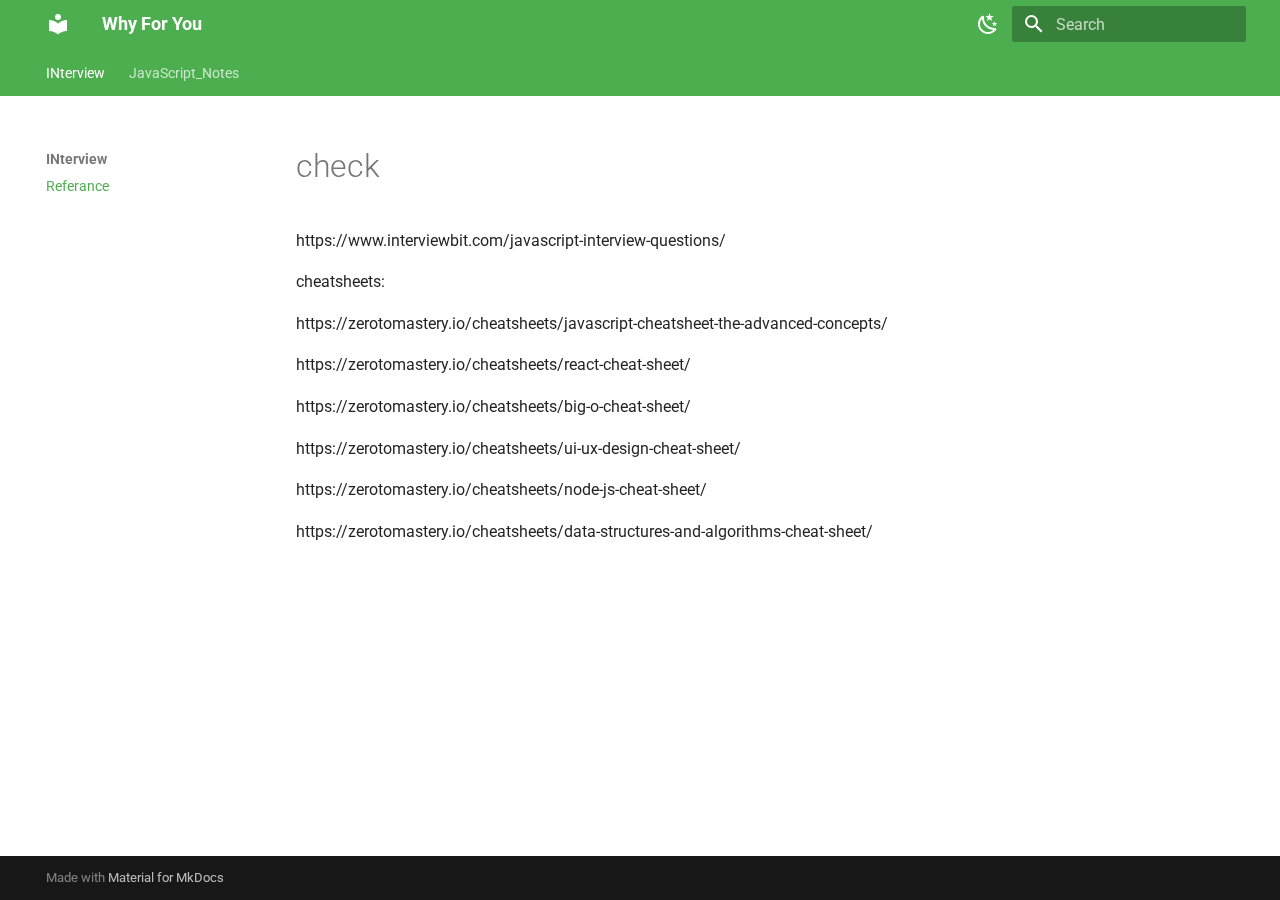
<file: Interview/Cheatsheeta_&_QA/index.html>
<!doctype html>
<html lang="en" class="no-js">
  <head>
    
      <meta charset="utf-8">
      <meta name="viewport" content="width=device-width,initial-scale=1">
      
      
      
      
      
        <link rel="next" href="../../part1_fundamentals/">
      
      
      <link rel="icon" href="../../assets/images/favicon.png">
      <meta name="generator" content="mkdocs-1.6.1, mkdocs-material-9.6.16">
    
    
      
        <title>Referance - Why For You</title>
      
    
    
      <link rel="stylesheet" href="../../assets/stylesheets/main.7e37652d.min.css">
      
        
        <link rel="stylesheet" href="../../assets/stylesheets/palette.06af60db.min.css">
      
      


    
    
      
    
    
      
        
        
        <link rel="preconnect" href="https://fonts.gstatic.com" crossorigin>
        <link rel="stylesheet" href="https://fonts.googleapis.com/css?family=Roboto:300,300i,400,400i,700,700i%7CRoboto+Mono:400,400i,700,700i&display=fallback">
        <style>:root{--md-text-font:"Roboto";--md-code-font:"Roboto Mono"}</style>
      
    
    
    <script>__md_scope=new URL("../..",location),__md_hash=e=>[...e].reduce(((e,_)=>(e<<5)-e+_.charCodeAt(0)),0),__md_get=(e,_=localStorage,t=__md_scope)=>JSON.parse(_.getItem(t.pathname+"."+e)),__md_set=(e,_,t=localStorage,a=__md_scope)=>{try{t.setItem(a.pathname+"."+e,JSON.stringify(_))}catch(e){}}</script>
    
      

    
    
    
  </head>
  
  
    
    
      
    
    
    
    
    <body dir="ltr" data-md-color-scheme="default" data-md-color-primary="green" data-md-color-accent="indigo">
  
    
    <input class="md-toggle" data-md-toggle="drawer" type="checkbox" id="__drawer" autocomplete="off">
    <input class="md-toggle" data-md-toggle="search" type="checkbox" id="__search" autocomplete="off">
    <label class="md-overlay" for="__drawer"></label>
    <div data-md-component="skip">
      
        
        <a href="#check" class="md-skip">
          Skip to content
        </a>
      
    </div>
    <div data-md-component="announce">
      
    </div>
    
    
      

<header class="md-header" data-md-component="header">
  <nav class="md-header__inner md-grid" aria-label="Header">
    <a href="../.." title="Why For You" class="md-header__button md-logo" aria-label="Why For You" data-md-component="logo">
      
  
  <svg xmlns="http://www.w3.org/2000/svg" viewBox="0 0 24 24"><path d="M12 8a3 3 0 0 0 3-3 3 3 0 0 0-3-3 3 3 0 0 0-3 3 3 3 0 0 0 3 3m0 3.54C9.64 9.35 6.5 8 3 8v11c3.5 0 6.64 1.35 9 3.54 2.36-2.19 5.5-3.54 9-3.54V8c-3.5 0-6.64 1.35-9 3.54"/></svg>

    </a>
    <label class="md-header__button md-icon" for="__drawer">
      
      <svg xmlns="http://www.w3.org/2000/svg" viewBox="0 0 24 24"><path d="M3 6h18v2H3zm0 5h18v2H3zm0 5h18v2H3z"/></svg>
    </label>
    <div class="md-header__title" data-md-component="header-title">
      <div class="md-header__ellipsis">
        <div class="md-header__topic">
          <span class="md-ellipsis">
            Why For You
          </span>
        </div>
        <div class="md-header__topic" data-md-component="header-topic">
          <span class="md-ellipsis">
            
              Referance
            
          </span>
        </div>
      </div>
    </div>
    
      
        <form class="md-header__option" data-md-component="palette">
  
    
    
    
    <input class="md-option" data-md-color-media="" data-md-color-scheme="default" data-md-color-primary="green" data-md-color-accent="indigo"  aria-label="Switch to dark mode"  type="radio" name="__palette" id="__palette_0">
    
      <label class="md-header__button md-icon" title="Switch to dark mode" for="__palette_1" hidden>
        <svg xmlns="http://www.w3.org/2000/svg" viewBox="0 0 24 24"><path d="m17.75 4.09-2.53 1.94.91 3.06-2.63-1.81-2.63 1.81.91-3.06-2.53-1.94L12.44 4l1.06-3 1.06 3zm3.5 6.91-1.64 1.25.59 1.98-1.7-1.17-1.7 1.17.59-1.98L15.75 11l2.06-.05L18.5 9l.69 1.95zm-2.28 4.95c.83-.08 1.72 1.1 1.19 1.85-.32.45-.66.87-1.08 1.27C15.17 23 8.84 23 4.94 19.07c-3.91-3.9-3.91-10.24 0-14.14.4-.4.82-.76 1.27-1.08.75-.53 1.93.36 1.85 1.19-.27 2.86.69 5.83 2.89 8.02a9.96 9.96 0 0 0 8.02 2.89m-1.64 2.02a12.08 12.08 0 0 1-7.8-3.47c-2.17-2.19-3.33-5-3.49-7.82-2.81 3.14-2.7 7.96.31 10.98 3.02 3.01 7.84 3.12 10.98.31"/></svg>
      </label>
    
  
    
    
    
    <input class="md-option" data-md-color-media="" data-md-color-scheme="slate" data-md-color-primary="indigo" data-md-color-accent="indigo"  aria-label="Switch to light mode"  type="radio" name="__palette" id="__palette_1">
    
      <label class="md-header__button md-icon" title="Switch to light mode" for="__palette_0" hidden>
        <svg xmlns="http://www.w3.org/2000/svg" viewBox="0 0 24 24"><path d="m3.55 19.09 1.41 1.41 1.8-1.79-1.42-1.42M12 6c-3.31 0-6 2.69-6 6s2.69 6 6 6 6-2.69 6-6c0-3.32-2.69-6-6-6m8 7h3v-2h-3m-2.76 7.71 1.8 1.79 1.41-1.41-1.79-1.8M20.45 5l-1.41-1.4-1.8 1.79 1.42 1.42M13 1h-2v3h2M6.76 5.39 4.96 3.6 3.55 5l1.79 1.81zM1 13h3v-2H1m12 9h-2v3h2"/></svg>
      </label>
    
  
</form>
      
    
    
      <script>var palette=__md_get("__palette");if(palette&&palette.color){if("(prefers-color-scheme)"===palette.color.media){var media=matchMedia("(prefers-color-scheme: light)"),input=document.querySelector(media.matches?"[data-md-color-media='(prefers-color-scheme: light)']":"[data-md-color-media='(prefers-color-scheme: dark)']");palette.color.media=input.getAttribute("data-md-color-media"),palette.color.scheme=input.getAttribute("data-md-color-scheme"),palette.color.primary=input.getAttribute("data-md-color-primary"),palette.color.accent=input.getAttribute("data-md-color-accent")}for(var[key,value]of Object.entries(palette.color))document.body.setAttribute("data-md-color-"+key,value)}</script>
    
    
    
      
      
        <label class="md-header__button md-icon" for="__search">
          
          <svg xmlns="http://www.w3.org/2000/svg" viewBox="0 0 24 24"><path d="M9.5 3A6.5 6.5 0 0 1 16 9.5c0 1.61-.59 3.09-1.56 4.23l.27.27h.79l5 5-1.5 1.5-5-5v-.79l-.27-.27A6.52 6.52 0 0 1 9.5 16 6.5 6.5 0 0 1 3 9.5 6.5 6.5 0 0 1 9.5 3m0 2C7 5 5 7 5 9.5S7 14 9.5 14 14 12 14 9.5 12 5 9.5 5"/></svg>
        </label>
        <div class="md-search" data-md-component="search" role="dialog">
  <label class="md-search__overlay" for="__search"></label>
  <div class="md-search__inner" role="search">
    <form class="md-search__form" name="search">
      <input type="text" class="md-search__input" name="query" aria-label="Search" placeholder="Search" autocapitalize="off" autocorrect="off" autocomplete="off" spellcheck="false" data-md-component="search-query" required>
      <label class="md-search__icon md-icon" for="__search">
        
        <svg xmlns="http://www.w3.org/2000/svg" viewBox="0 0 24 24"><path d="M9.5 3A6.5 6.5 0 0 1 16 9.5c0 1.61-.59 3.09-1.56 4.23l.27.27h.79l5 5-1.5 1.5-5-5v-.79l-.27-.27A6.52 6.52 0 0 1 9.5 16 6.5 6.5 0 0 1 3 9.5 6.5 6.5 0 0 1 9.5 3m0 2C7 5 5 7 5 9.5S7 14 9.5 14 14 12 14 9.5 12 5 9.5 5"/></svg>
        
        <svg xmlns="http://www.w3.org/2000/svg" viewBox="0 0 24 24"><path d="M20 11v2H8l5.5 5.5-1.42 1.42L4.16 12l7.92-7.92L13.5 5.5 8 11z"/></svg>
      </label>
      <nav class="md-search__options" aria-label="Search">
        
        <button type="reset" class="md-search__icon md-icon" title="Clear" aria-label="Clear" tabindex="-1">
          
          <svg xmlns="http://www.w3.org/2000/svg" viewBox="0 0 24 24"><path d="M19 6.41 17.59 5 12 10.59 6.41 5 5 6.41 10.59 12 5 17.59 6.41 19 12 13.41 17.59 19 19 17.59 13.41 12z"/></svg>
        </button>
      </nav>
      
        <div class="md-search__suggest" data-md-component="search-suggest"></div>
      
    </form>
    <div class="md-search__output">
      <div class="md-search__scrollwrap" tabindex="0" data-md-scrollfix>
        <div class="md-search-result" data-md-component="search-result">
          <div class="md-search-result__meta">
            Initializing search
          </div>
          <ol class="md-search-result__list" role="presentation"></ol>
        </div>
      </div>
    </div>
  </div>
</div>
      
    
    
  </nav>
  
</header>
    
    <div class="md-container" data-md-component="container">
      
      
        
          
            
<nav class="md-tabs" aria-label="Tabs" data-md-component="tabs">
  <div class="md-grid">
    <ul class="md-tabs__list">
      
        
  
  
  
    
  
  
    
    
      <li class="md-tabs__item md-tabs__item--active">
        <a href="./" class="md-tabs__link">
          
  
  
  INterview

        </a>
      </li>
    
  

      
        
  
  
  
  
    
    
      <li class="md-tabs__item">
        <a href="../../part1_fundamentals/" class="md-tabs__link">
          
  
  
  JavaScript_Notes

        </a>
      </li>
    
  

      
    </ul>
  </div>
</nav>
          
        
      
      <main class="md-main" data-md-component="main">
        <div class="md-main__inner md-grid">
          
            
              
              <div class="md-sidebar md-sidebar--primary" data-md-component="sidebar" data-md-type="navigation" >
                <div class="md-sidebar__scrollwrap">
                  <div class="md-sidebar__inner">
                    


  


<nav class="md-nav md-nav--primary md-nav--lifted" aria-label="Navigation" data-md-level="0">
  <label class="md-nav__title" for="__drawer">
    <a href="../.." title="Why For You" class="md-nav__button md-logo" aria-label="Why For You" data-md-component="logo">
      
  
  <svg xmlns="http://www.w3.org/2000/svg" viewBox="0 0 24 24"><path d="M12 8a3 3 0 0 0 3-3 3 3 0 0 0-3-3 3 3 0 0 0-3 3 3 3 0 0 0 3 3m0 3.54C9.64 9.35 6.5 8 3 8v11c3.5 0 6.64 1.35 9 3.54 2.36-2.19 5.5-3.54 9-3.54V8c-3.5 0-6.64 1.35-9 3.54"/></svg>

    </a>
    Why For You
  </label>
  
  <ul class="md-nav__list" data-md-scrollfix>
    
      
      
  
  
    
  
  
  
    
    
    
    
      
        
        
      
      
    
    
    <li class="md-nav__item md-nav__item--active md-nav__item--section md-nav__item--nested">
      
        
        
        <input class="md-nav__toggle md-toggle " type="checkbox" id="__nav_1" checked>
        
          
          <label class="md-nav__link" for="__nav_1" id="__nav_1_label" tabindex="">
            
  
  
  <span class="md-ellipsis">
    INterview
    
  </span>
  

            <span class="md-nav__icon md-icon"></span>
          </label>
        
        <nav class="md-nav" data-md-level="1" aria-labelledby="__nav_1_label" aria-expanded="true">
          <label class="md-nav__title" for="__nav_1">
            <span class="md-nav__icon md-icon"></span>
            INterview
          </label>
          <ul class="md-nav__list" data-md-scrollfix>
            
              
                
  
  
    
  
  
  
    <li class="md-nav__item md-nav__item--active">
      
      <input class="md-nav__toggle md-toggle" type="checkbox" id="__toc">
      
      
        
      
      
      <a href="./" class="md-nav__link md-nav__link--active">
        
  
  
  <span class="md-ellipsis">
    Referance
    
  </span>
  

      </a>
      
    </li>
  

              
            
          </ul>
        </nav>
      
    </li>
  

    
      
      
  
  
  
  
    
    
    
    
      
      
    
    
    <li class="md-nav__item md-nav__item--nested">
      
        
        
        <input class="md-nav__toggle md-toggle " type="checkbox" id="__nav_2" >
        
          
          <label class="md-nav__link" for="__nav_2" id="__nav_2_label" tabindex="0">
            
  
  
  <span class="md-ellipsis">
    JavaScript_Notes
    
  </span>
  

            <span class="md-nav__icon md-icon"></span>
          </label>
        
        <nav class="md-nav" data-md-level="1" aria-labelledby="__nav_2_label" aria-expanded="false">
          <label class="md-nav__title" for="__nav_2">
            <span class="md-nav__icon md-icon"></span>
            JavaScript_Notes
          </label>
          <ul class="md-nav__list" data-md-scrollfix>
            
              
                
  
  
  
  
    <li class="md-nav__item">
      <a href="../../part1_fundamentals/" class="md-nav__link">
        
  
  
  <span class="md-ellipsis">
    part1_fundamentals
    
  </span>
  

      </a>
    </li>
  

              
            
              
                
  
  
  
  
    <li class="md-nav__item">
      <a href="../../part1_Objects/" class="md-nav__link">
        
  
  
  <span class="md-ellipsis">
    part1_Objects
    
  </span>
  

      </a>
    </li>
  

              
            
          </ul>
        </nav>
      
    </li>
  

    
  </ul>
</nav>
                  </div>
                </div>
              </div>
            
            
              
              <div class="md-sidebar md-sidebar--secondary" data-md-component="sidebar" data-md-type="toc" >
                <div class="md-sidebar__scrollwrap">
                  <div class="md-sidebar__inner">
                    

<nav class="md-nav md-nav--secondary" aria-label="Table of contents">
  
  
  
    
  
  
</nav>
                  </div>
                </div>
              </div>
            
          
          
            <div class="md-content" data-md-component="content">
              <article class="md-content__inner md-typeset">
                
                  



<h1 id="check">check<a class="headerlink" href="#check" title="Permanent link">&para;</a></h1>
<p>https://www.interviewbit.com/javascript-interview-questions/</p>
<p>cheatsheets:</p>
<p>https://zerotomastery.io/cheatsheets/javascript-cheatsheet-the-advanced-concepts/</p>
<p>https://zerotomastery.io/cheatsheets/react-cheat-sheet/</p>
<p>https://zerotomastery.io/cheatsheets/big-o-cheat-sheet/</p>
<p>https://zerotomastery.io/cheatsheets/ui-ux-design-cheat-sheet/</p>
<p>https://zerotomastery.io/cheatsheets/node-js-cheat-sheet/</p>
<p>https://zerotomastery.io/cheatsheets/data-structures-and-algorithms-cheat-sheet/</p>












                
              </article>
            </div>
          
          
<script>var target=document.getElementById(location.hash.slice(1));target&&target.name&&(target.checked=target.name.startsWith("__tabbed_"))</script>
        </div>
        
      </main>
      
        <footer class="md-footer">
  
  <div class="md-footer-meta md-typeset">
    <div class="md-footer-meta__inner md-grid">
      <div class="md-copyright">
  
  
    Made with
    <a href="https://squidfunk.github.io/mkdocs-material/" target="_blank" rel="noopener">
      Material for MkDocs
    </a>
  
</div>
      
    </div>
  </div>
</footer>
      
    </div>
    <div class="md-dialog" data-md-component="dialog">
      <div class="md-dialog__inner md-typeset"></div>
    </div>
    
    
    
      
      <script id="__config" type="application/json">{"base": "../..", "features": ["navigation.tabs", "content.code.copy", "content.action.edit", "search.suggest", "search.highlight"], "search": "../../assets/javascripts/workers/search.d50fe291.min.js", "tags": null, "translations": {"clipboard.copied": "Copied to clipboard", "clipboard.copy": "Copy to clipboard", "search.result.more.one": "1 more on this page", "search.result.more.other": "# more on this page", "search.result.none": "No matching documents", "search.result.one": "1 matching document", "search.result.other": "# matching documents", "search.result.placeholder": "Type to start searching", "search.result.term.missing": "Missing", "select.version": "Select version"}, "version": null}</script>
    
    
      <script src="../../assets/javascripts/bundle.50899def.min.js"></script>
      
    
  </body>
</html>
</file>
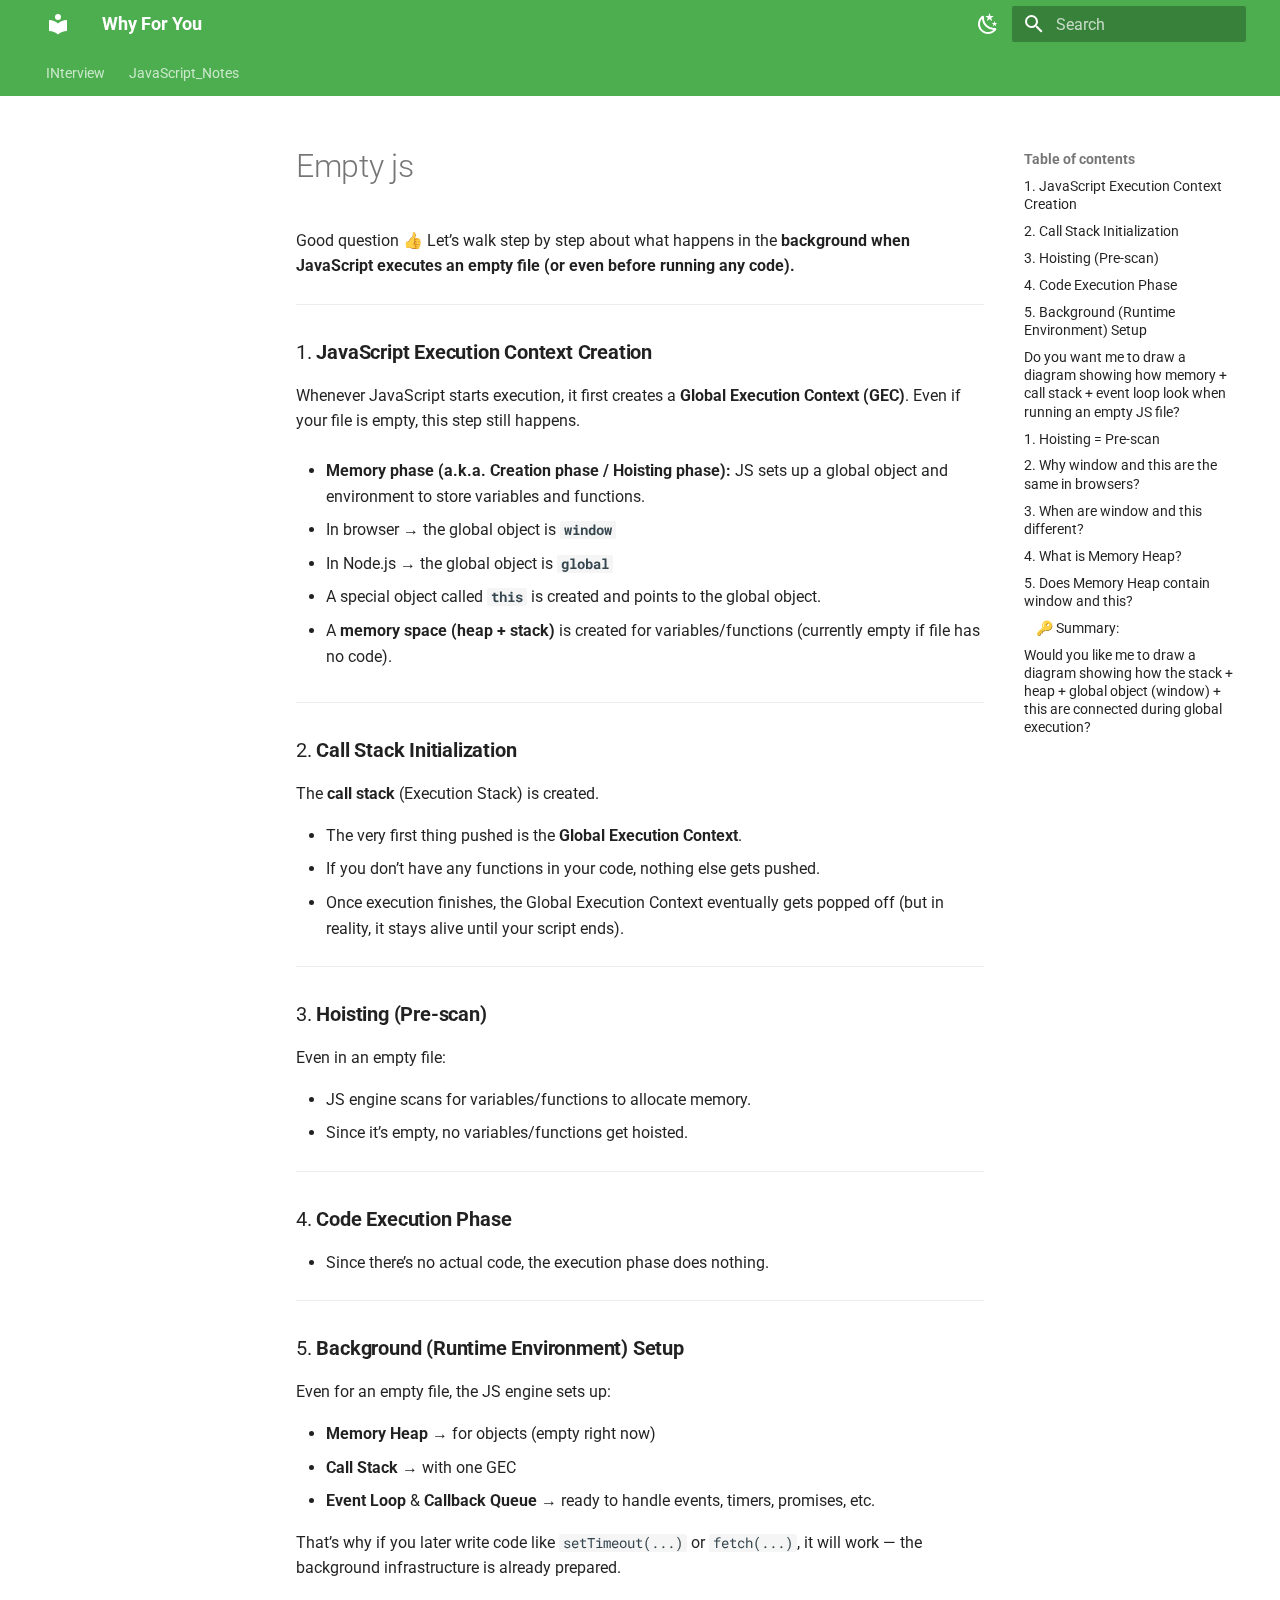
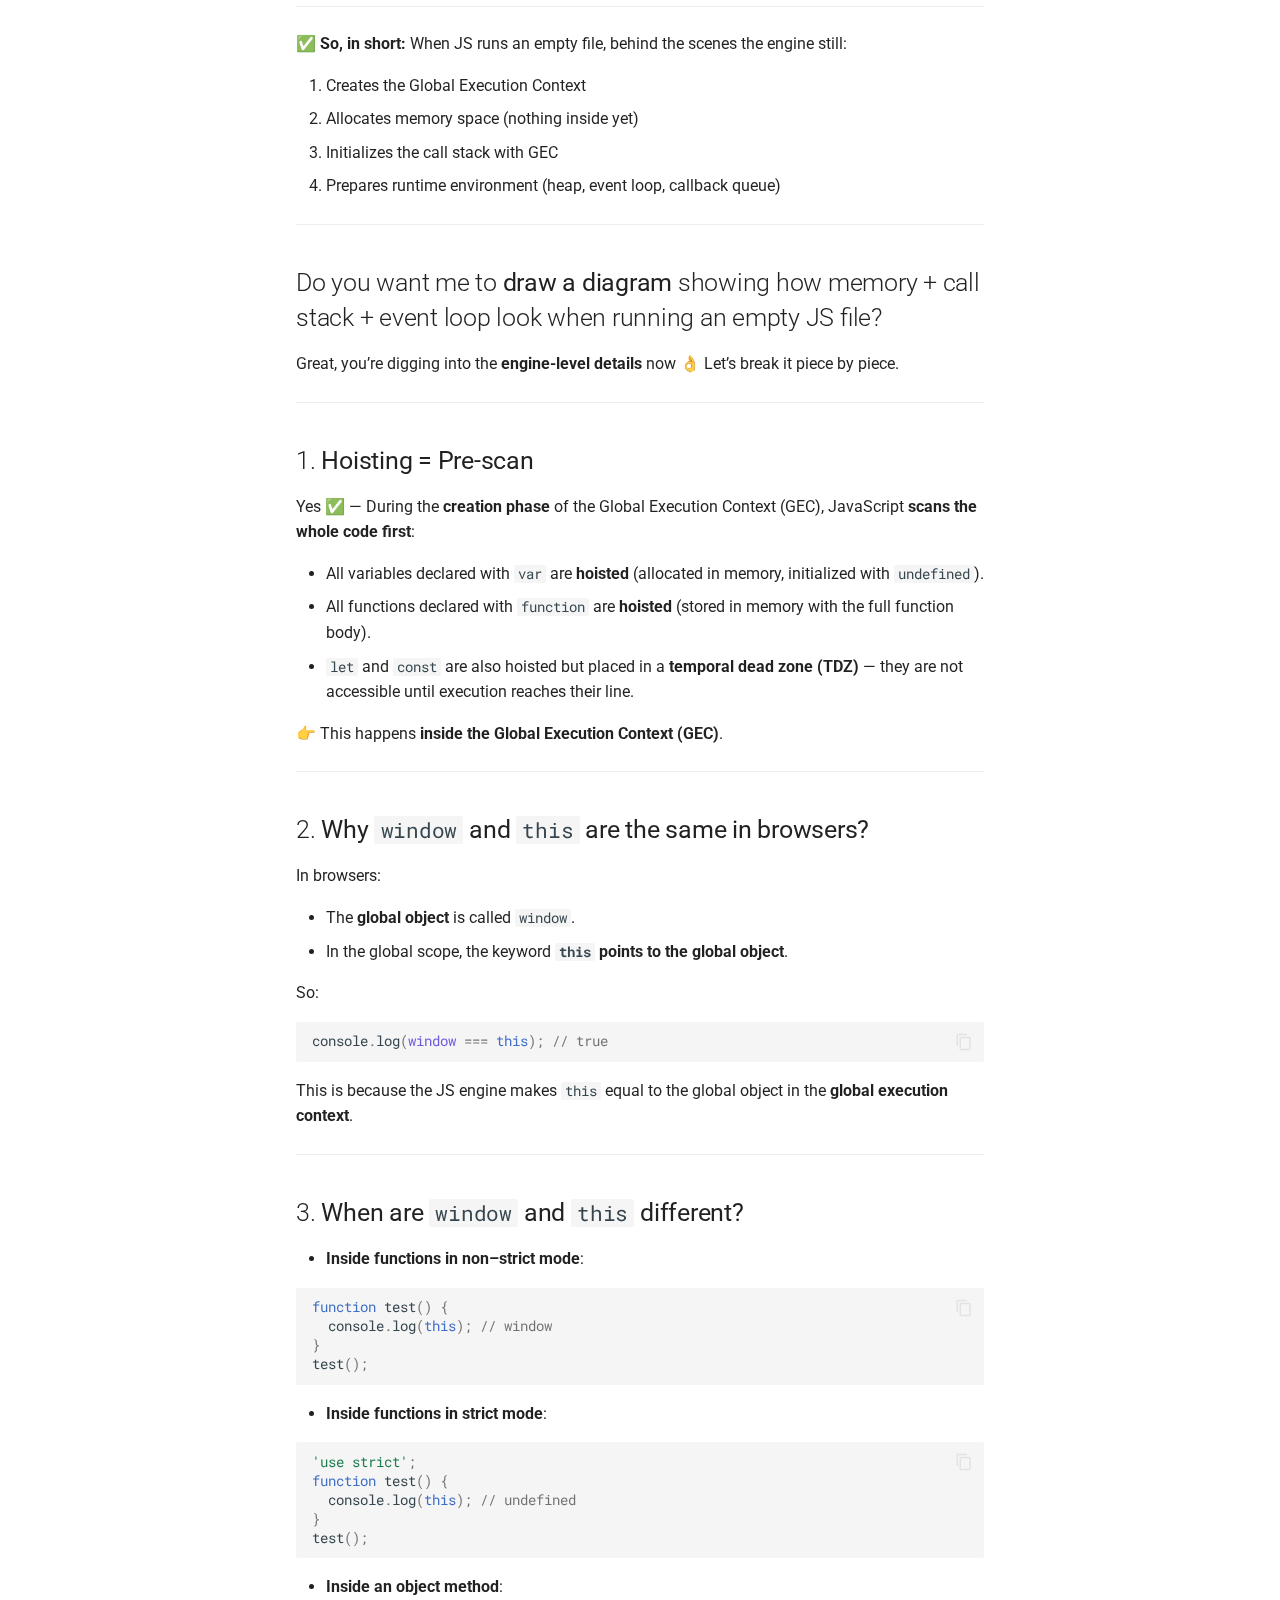
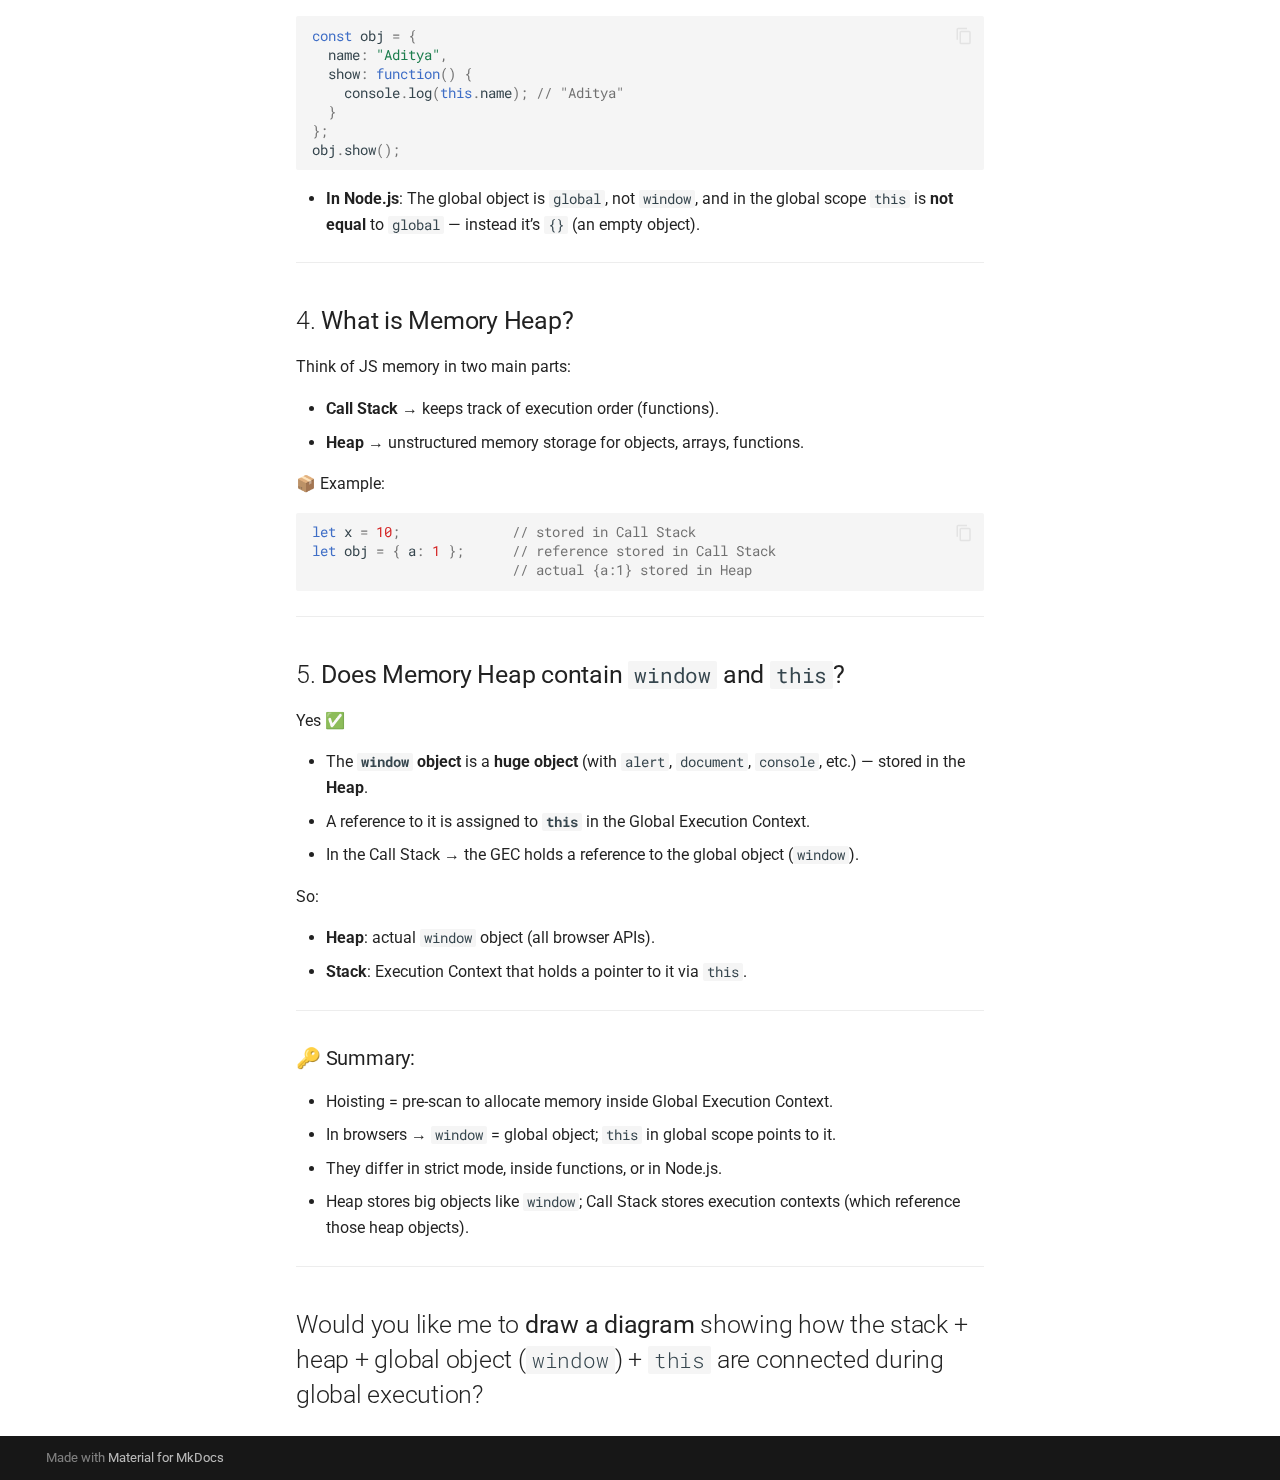
<file: Interview/empty_js/index.html>
<!doctype html>
<html lang="en" class="no-js">
  <head>
    
      <meta charset="utf-8">
      <meta name="viewport" content="width=device-width,initial-scale=1">
      
      
      
      
      
      
      <link rel="icon" href="../../assets/images/favicon.png">
      <meta name="generator" content="mkdocs-1.6.1, mkdocs-material-9.6.16">
    
    
      
        <title>Empty js - Why For You</title>
      
    
    
      <link rel="stylesheet" href="../../assets/stylesheets/main.7e37652d.min.css">
      
        
        <link rel="stylesheet" href="../../assets/stylesheets/palette.06af60db.min.css">
      
      


    
    
      
    
    
      
        
        
        <link rel="preconnect" href="https://fonts.gstatic.com" crossorigin>
        <link rel="stylesheet" href="https://fonts.googleapis.com/css?family=Roboto:300,300i,400,400i,700,700i%7CRoboto+Mono:400,400i,700,700i&display=fallback">
        <style>:root{--md-text-font:"Roboto";--md-code-font:"Roboto Mono"}</style>
      
    
    
    <script>__md_scope=new URL("../..",location),__md_hash=e=>[...e].reduce(((e,_)=>(e<<5)-e+_.charCodeAt(0)),0),__md_get=(e,_=localStorage,t=__md_scope)=>JSON.parse(_.getItem(t.pathname+"."+e)),__md_set=(e,_,t=localStorage,a=__md_scope)=>{try{t.setItem(a.pathname+"."+e,JSON.stringify(_))}catch(e){}}</script>
    
      

    
    
    
  </head>
  
  
    
    
      
    
    
    
    
    <body dir="ltr" data-md-color-scheme="default" data-md-color-primary="green" data-md-color-accent="indigo">
  
    
    <input class="md-toggle" data-md-toggle="drawer" type="checkbox" id="__drawer" autocomplete="off">
    <input class="md-toggle" data-md-toggle="search" type="checkbox" id="__search" autocomplete="off">
    <label class="md-overlay" for="__drawer"></label>
    <div data-md-component="skip">
      
        
        <a href="#1-javascript-execution-context-creation" class="md-skip">
          Skip to content
        </a>
      
    </div>
    <div data-md-component="announce">
      
    </div>
    
    
      

<header class="md-header" data-md-component="header">
  <nav class="md-header__inner md-grid" aria-label="Header">
    <a href="../.." title="Why For You" class="md-header__button md-logo" aria-label="Why For You" data-md-component="logo">
      
  
  <svg xmlns="http://www.w3.org/2000/svg" viewBox="0 0 24 24"><path d="M12 8a3 3 0 0 0 3-3 3 3 0 0 0-3-3 3 3 0 0 0-3 3 3 3 0 0 0 3 3m0 3.54C9.64 9.35 6.5 8 3 8v11c3.5 0 6.64 1.35 9 3.54 2.36-2.19 5.5-3.54 9-3.54V8c-3.5 0-6.64 1.35-9 3.54"/></svg>

    </a>
    <label class="md-header__button md-icon" for="__drawer">
      
      <svg xmlns="http://www.w3.org/2000/svg" viewBox="0 0 24 24"><path d="M3 6h18v2H3zm0 5h18v2H3zm0 5h18v2H3z"/></svg>
    </label>
    <div class="md-header__title" data-md-component="header-title">
      <div class="md-header__ellipsis">
        <div class="md-header__topic">
          <span class="md-ellipsis">
            Why For You
          </span>
        </div>
        <div class="md-header__topic" data-md-component="header-topic">
          <span class="md-ellipsis">
            
              Empty js
            
          </span>
        </div>
      </div>
    </div>
    
      
        <form class="md-header__option" data-md-component="palette">
  
    
    
    
    <input class="md-option" data-md-color-media="" data-md-color-scheme="default" data-md-color-primary="green" data-md-color-accent="indigo"  aria-label="Switch to dark mode"  type="radio" name="__palette" id="__palette_0">
    
      <label class="md-header__button md-icon" title="Switch to dark mode" for="__palette_1" hidden>
        <svg xmlns="http://www.w3.org/2000/svg" viewBox="0 0 24 24"><path d="m17.75 4.09-2.53 1.94.91 3.06-2.63-1.81-2.63 1.81.91-3.06-2.53-1.94L12.44 4l1.06-3 1.06 3zm3.5 6.91-1.64 1.25.59 1.98-1.7-1.17-1.7 1.17.59-1.98L15.75 11l2.06-.05L18.5 9l.69 1.95zm-2.28 4.95c.83-.08 1.72 1.1 1.19 1.85-.32.45-.66.87-1.08 1.27C15.17 23 8.84 23 4.94 19.07c-3.91-3.9-3.91-10.24 0-14.14.4-.4.82-.76 1.27-1.08.75-.53 1.93.36 1.85 1.19-.27 2.86.69 5.83 2.89 8.02a9.96 9.96 0 0 0 8.02 2.89m-1.64 2.02a12.08 12.08 0 0 1-7.8-3.47c-2.17-2.19-3.33-5-3.49-7.82-2.81 3.14-2.7 7.96.31 10.98 3.02 3.01 7.84 3.12 10.98.31"/></svg>
      </label>
    
  
    
    
    
    <input class="md-option" data-md-color-media="" data-md-color-scheme="slate" data-md-color-primary="indigo" data-md-color-accent="indigo"  aria-label="Switch to light mode"  type="radio" name="__palette" id="__palette_1">
    
      <label class="md-header__button md-icon" title="Switch to light mode" for="__palette_0" hidden>
        <svg xmlns="http://www.w3.org/2000/svg" viewBox="0 0 24 24"><path d="m3.55 19.09 1.41 1.41 1.8-1.79-1.42-1.42M12 6c-3.31 0-6 2.69-6 6s2.69 6 6 6 6-2.69 6-6c0-3.32-2.69-6-6-6m8 7h3v-2h-3m-2.76 7.71 1.8 1.79 1.41-1.41-1.79-1.8M20.45 5l-1.41-1.4-1.8 1.79 1.42 1.42M13 1h-2v3h2M6.76 5.39 4.96 3.6 3.55 5l1.79 1.81zM1 13h3v-2H1m12 9h-2v3h2"/></svg>
      </label>
    
  
</form>
      
    
    
      <script>var palette=__md_get("__palette");if(palette&&palette.color){if("(prefers-color-scheme)"===palette.color.media){var media=matchMedia("(prefers-color-scheme: light)"),input=document.querySelector(media.matches?"[data-md-color-media='(prefers-color-scheme: light)']":"[data-md-color-media='(prefers-color-scheme: dark)']");palette.color.media=input.getAttribute("data-md-color-media"),palette.color.scheme=input.getAttribute("data-md-color-scheme"),palette.color.primary=input.getAttribute("data-md-color-primary"),palette.color.accent=input.getAttribute("data-md-color-accent")}for(var[key,value]of Object.entries(palette.color))document.body.setAttribute("data-md-color-"+key,value)}</script>
    
    
    
      
      
        <label class="md-header__button md-icon" for="__search">
          
          <svg xmlns="http://www.w3.org/2000/svg" viewBox="0 0 24 24"><path d="M9.5 3A6.5 6.5 0 0 1 16 9.5c0 1.61-.59 3.09-1.56 4.23l.27.27h.79l5 5-1.5 1.5-5-5v-.79l-.27-.27A6.52 6.52 0 0 1 9.5 16 6.5 6.5 0 0 1 3 9.5 6.5 6.5 0 0 1 9.5 3m0 2C7 5 5 7 5 9.5S7 14 9.5 14 14 12 14 9.5 12 5 9.5 5"/></svg>
        </label>
        <div class="md-search" data-md-component="search" role="dialog">
  <label class="md-search__overlay" for="__search"></label>
  <div class="md-search__inner" role="search">
    <form class="md-search__form" name="search">
      <input type="text" class="md-search__input" name="query" aria-label="Search" placeholder="Search" autocapitalize="off" autocorrect="off" autocomplete="off" spellcheck="false" data-md-component="search-query" required>
      <label class="md-search__icon md-icon" for="__search">
        
        <svg xmlns="http://www.w3.org/2000/svg" viewBox="0 0 24 24"><path d="M9.5 3A6.5 6.5 0 0 1 16 9.5c0 1.61-.59 3.09-1.56 4.23l.27.27h.79l5 5-1.5 1.5-5-5v-.79l-.27-.27A6.52 6.52 0 0 1 9.5 16 6.5 6.5 0 0 1 3 9.5 6.5 6.5 0 0 1 9.5 3m0 2C7 5 5 7 5 9.5S7 14 9.5 14 14 12 14 9.5 12 5 9.5 5"/></svg>
        
        <svg xmlns="http://www.w3.org/2000/svg" viewBox="0 0 24 24"><path d="M20 11v2H8l5.5 5.5-1.42 1.42L4.16 12l7.92-7.92L13.5 5.5 8 11z"/></svg>
      </label>
      <nav class="md-search__options" aria-label="Search">
        
        <button type="reset" class="md-search__icon md-icon" title="Clear" aria-label="Clear" tabindex="-1">
          
          <svg xmlns="http://www.w3.org/2000/svg" viewBox="0 0 24 24"><path d="M19 6.41 17.59 5 12 10.59 6.41 5 5 6.41 10.59 12 5 17.59 6.41 19 12 13.41 17.59 19 19 17.59 13.41 12z"/></svg>
        </button>
      </nav>
      
        <div class="md-search__suggest" data-md-component="search-suggest"></div>
      
    </form>
    <div class="md-search__output">
      <div class="md-search__scrollwrap" tabindex="0" data-md-scrollfix>
        <div class="md-search-result" data-md-component="search-result">
          <div class="md-search-result__meta">
            Initializing search
          </div>
          <ol class="md-search-result__list" role="presentation"></ol>
        </div>
      </div>
    </div>
  </div>
</div>
      
    
    
  </nav>
  
</header>
    
    <div class="md-container" data-md-component="container">
      
      
        
          
            
<nav class="md-tabs" aria-label="Tabs" data-md-component="tabs">
  <div class="md-grid">
    <ul class="md-tabs__list">
      
        
  
  
  
  
    
    
      <li class="md-tabs__item">
        <a href="../Cheatsheeta_%26_QA/" class="md-tabs__link">
          
  
  
  INterview

        </a>
      </li>
    
  

      
        
  
  
  
  
    
    
      <li class="md-tabs__item">
        <a href="../../part1_fundamentals/" class="md-tabs__link">
          
  
  
  JavaScript_Notes

        </a>
      </li>
    
  

      
    </ul>
  </div>
</nav>
          
        
      
      <main class="md-main" data-md-component="main">
        <div class="md-main__inner md-grid">
          
            
              
              <div class="md-sidebar md-sidebar--primary" data-md-component="sidebar" data-md-type="navigation" >
                <div class="md-sidebar__scrollwrap">
                  <div class="md-sidebar__inner">
                    


  


<nav class="md-nav md-nav--primary md-nav--lifted" aria-label="Navigation" data-md-level="0">
  <label class="md-nav__title" for="__drawer">
    <a href="../.." title="Why For You" class="md-nav__button md-logo" aria-label="Why For You" data-md-component="logo">
      
  
  <svg xmlns="http://www.w3.org/2000/svg" viewBox="0 0 24 24"><path d="M12 8a3 3 0 0 0 3-3 3 3 0 0 0-3-3 3 3 0 0 0-3 3 3 3 0 0 0 3 3m0 3.54C9.64 9.35 6.5 8 3 8v11c3.5 0 6.64 1.35 9 3.54 2.36-2.19 5.5-3.54 9-3.54V8c-3.5 0-6.64 1.35-9 3.54"/></svg>

    </a>
    Why For You
  </label>
  
  <ul class="md-nav__list" data-md-scrollfix>
    
      
      
  
  
  
  
    
    
    
    
      
      
    
    
    <li class="md-nav__item md-nav__item--nested">
      
        
        
        <input class="md-nav__toggle md-toggle " type="checkbox" id="__nav_1" >
        
          
          <label class="md-nav__link" for="__nav_1" id="__nav_1_label" tabindex="0">
            
  
  
  <span class="md-ellipsis">
    INterview
    
  </span>
  

            <span class="md-nav__icon md-icon"></span>
          </label>
        
        <nav class="md-nav" data-md-level="1" aria-labelledby="__nav_1_label" aria-expanded="false">
          <label class="md-nav__title" for="__nav_1">
            <span class="md-nav__icon md-icon"></span>
            INterview
          </label>
          <ul class="md-nav__list" data-md-scrollfix>
            
              
                
  
  
  
  
    <li class="md-nav__item">
      <a href="../Cheatsheeta_%26_QA/" class="md-nav__link">
        
  
  
  <span class="md-ellipsis">
    Referance
    
  </span>
  

      </a>
    </li>
  

              
            
          </ul>
        </nav>
      
    </li>
  

    
      
      
  
  
  
  
    
    
    
    
      
      
    
    
    <li class="md-nav__item md-nav__item--nested">
      
        
        
        <input class="md-nav__toggle md-toggle " type="checkbox" id="__nav_2" >
        
          
          <label class="md-nav__link" for="__nav_2" id="__nav_2_label" tabindex="0">
            
  
  
  <span class="md-ellipsis">
    JavaScript_Notes
    
  </span>
  

            <span class="md-nav__icon md-icon"></span>
          </label>
        
        <nav class="md-nav" data-md-level="1" aria-labelledby="__nav_2_label" aria-expanded="false">
          <label class="md-nav__title" for="__nav_2">
            <span class="md-nav__icon md-icon"></span>
            JavaScript_Notes
          </label>
          <ul class="md-nav__list" data-md-scrollfix>
            
              
                
  
  
  
  
    <li class="md-nav__item">
      <a href="../../part1_fundamentals/" class="md-nav__link">
        
  
  
  <span class="md-ellipsis">
    part1_fundamentals
    
  </span>
  

      </a>
    </li>
  

              
            
              
                
  
  
  
  
    <li class="md-nav__item">
      <a href="../../part1_Objects/" class="md-nav__link">
        
  
  
  <span class="md-ellipsis">
    part1_Objects
    
  </span>
  

      </a>
    </li>
  

              
            
          </ul>
        </nav>
      
    </li>
  

    
  </ul>
</nav>
                  </div>
                </div>
              </div>
            
            
              
              <div class="md-sidebar md-sidebar--secondary" data-md-component="sidebar" data-md-type="toc" >
                <div class="md-sidebar__scrollwrap">
                  <div class="md-sidebar__inner">
                    

<nav class="md-nav md-nav--secondary" aria-label="Table of contents">
  
  
  
  
    <label class="md-nav__title" for="__toc">
      <span class="md-nav__icon md-icon"></span>
      Table of contents
    </label>
    <ul class="md-nav__list" data-md-component="toc" data-md-scrollfix>
      
        <li class="md-nav__item">
  <a href="#1-javascript-execution-context-creation" class="md-nav__link">
    <span class="md-ellipsis">
      1. JavaScript Execution Context Creation
    </span>
  </a>
  
</li>
      
        <li class="md-nav__item">
  <a href="#2-call-stack-initialization" class="md-nav__link">
    <span class="md-ellipsis">
      2. Call Stack Initialization
    </span>
  </a>
  
</li>
      
        <li class="md-nav__item">
  <a href="#3-hoisting-pre-scan" class="md-nav__link">
    <span class="md-ellipsis">
      3. Hoisting (Pre-scan)
    </span>
  </a>
  
</li>
      
        <li class="md-nav__item">
  <a href="#4-code-execution-phase" class="md-nav__link">
    <span class="md-ellipsis">
      4. Code Execution Phase
    </span>
  </a>
  
</li>
      
        <li class="md-nav__item">
  <a href="#5-background-runtime-environment-setup" class="md-nav__link">
    <span class="md-ellipsis">
      5. Background (Runtime Environment) Setup
    </span>
  </a>
  
</li>
      
        <li class="md-nav__item">
  <a href="#do-you-want-me-to-draw-a-diagram-showing-how-memory-call-stack-event-loop-look-when-running-an-empty-js-file" class="md-nav__link">
    <span class="md-ellipsis">
      Do you want me to draw a diagram showing how memory + call stack + event loop look when running an empty JS file?
    </span>
  </a>
  
</li>
      
        <li class="md-nav__item">
  <a href="#1-hoisting-pre-scan" class="md-nav__link">
    <span class="md-ellipsis">
      1. Hoisting = Pre-scan
    </span>
  </a>
  
</li>
      
        <li class="md-nav__item">
  <a href="#2-why-window-and-this-are-the-same-in-browsers" class="md-nav__link">
    <span class="md-ellipsis">
      2. Why window and this are the same in browsers?
    </span>
  </a>
  
</li>
      
        <li class="md-nav__item">
  <a href="#3-when-are-window-and-this-different" class="md-nav__link">
    <span class="md-ellipsis">
      3. When are window and this different?
    </span>
  </a>
  
</li>
      
        <li class="md-nav__item">
  <a href="#4-what-is-memory-heap" class="md-nav__link">
    <span class="md-ellipsis">
      4. What is Memory Heap?
    </span>
  </a>
  
</li>
      
        <li class="md-nav__item">
  <a href="#5-does-memory-heap-contain-window-and-this" class="md-nav__link">
    <span class="md-ellipsis">
      5. Does Memory Heap contain window and this?
    </span>
  </a>
  
    <nav class="md-nav" aria-label="5. Does Memory Heap contain window and this?">
      <ul class="md-nav__list">
        
          <li class="md-nav__item">
  <a href="#summary" class="md-nav__link">
    <span class="md-ellipsis">
      🔑 Summary:
    </span>
  </a>
  
</li>
        
      </ul>
    </nav>
  
</li>
      
        <li class="md-nav__item">
  <a href="#would-you-like-me-to-draw-a-diagram-showing-how-the-stack-heap-global-object-window-this-are-connected-during-global-execution" class="md-nav__link">
    <span class="md-ellipsis">
      Would you like me to draw a diagram showing how the stack + heap + global object (window) + this are connected during global execution?
    </span>
  </a>
  
</li>
      
    </ul>
  
</nav>
                  </div>
                </div>
              </div>
            
          
          
            <div class="md-content" data-md-component="content">
              <article class="md-content__inner md-typeset">
                
                  



  <h1>Empty js</h1>

<p>Good question 👍 Let’s walk step by step about what happens in the <strong>background when JavaScript executes an empty file (or even before running any code).</strong></p>
<hr />
<h3 id="1-javascript-execution-context-creation">1. <strong>JavaScript Execution Context Creation</strong><a class="headerlink" href="#1-javascript-execution-context-creation" title="Permanent link">&para;</a></h3>
<p>Whenever JavaScript starts execution, it first creates a <strong>Global Execution Context (GEC)</strong>.
Even if your file is empty, this step still happens.</p>
<ul>
<li>
<p><strong>Memory phase (a.k.a. Creation phase / Hoisting phase):</strong>
  JS sets up a global object and environment to store variables and functions.</p>
</li>
<li>
<p>In browser → the global object is <strong><code>window</code></strong></p>
</li>
<li>
<p>In Node.js → the global object is <strong><code>global</code></strong></p>
</li>
<li>
<p>A special object called <strong><code>this</code></strong> is created and points to the global object.</p>
</li>
<li>
<p>A <strong>memory space (heap + stack)</strong> is created for variables/functions (currently empty if file has no code).</p>
</li>
</ul>
<hr />
<h3 id="2-call-stack-initialization">2. <strong>Call Stack Initialization</strong><a class="headerlink" href="#2-call-stack-initialization" title="Permanent link">&para;</a></h3>
<p>The <strong>call stack</strong> (Execution Stack) is created.</p>
<ul>
<li>The very first thing pushed is the <strong>Global Execution Context</strong>.</li>
<li>If you don’t have any functions in your code, nothing else gets pushed.</li>
<li>Once execution finishes, the Global Execution Context eventually gets popped off (but in reality, it stays alive until your script ends).</li>
</ul>
<hr />
<h3 id="3-hoisting-pre-scan">3. <strong>Hoisting (Pre-scan)</strong><a class="headerlink" href="#3-hoisting-pre-scan" title="Permanent link">&para;</a></h3>
<p>Even in an empty file:</p>
<ul>
<li>JS engine scans for variables/functions to allocate memory.</li>
<li>Since it’s empty, no variables/functions get hoisted.</li>
</ul>
<hr />
<h3 id="4-code-execution-phase">4. <strong>Code Execution Phase</strong><a class="headerlink" href="#4-code-execution-phase" title="Permanent link">&para;</a></h3>
<ul>
<li>Since there’s no actual code, the execution phase does nothing.</li>
</ul>
<hr />
<h3 id="5-background-runtime-environment-setup">5. <strong>Background (Runtime Environment) Setup</strong><a class="headerlink" href="#5-background-runtime-environment-setup" title="Permanent link">&para;</a></h3>
<p>Even for an empty file, the JS engine sets up:</p>
<ul>
<li><strong>Memory Heap</strong> → for objects (empty right now)</li>
<li><strong>Call Stack</strong> → with one GEC</li>
<li><strong>Event Loop</strong> &amp; <strong>Callback Queue</strong> → ready to handle events, timers, promises, etc.</li>
</ul>
<p>That’s why if you later write code like <code>setTimeout(...)</code> or <code>fetch(...)</code>, it will work — the background infrastructure is already prepared.</p>
<hr />
<p>✅ <strong>So, in short:</strong>
When JS runs an empty file, behind the scenes the engine still:</p>
<ol>
<li>Creates the Global Execution Context</li>
<li>Allocates memory space (nothing inside yet)</li>
<li>Initializes the call stack with GEC</li>
<li>Prepares runtime environment (heap, event loop, callback queue)</li>
</ol>
<hr />
<h2 id="do-you-want-me-to-draw-a-diagram-showing-how-memory-call-stack-event-loop-look-when-running-an-empty-js-file">Do you want me to <strong>draw a diagram</strong> showing how memory + call stack + event loop look when running an empty JS file?<a class="headerlink" href="#do-you-want-me-to-draw-a-diagram-showing-how-memory-call-stack-event-loop-look-when-running-an-empty-js-file" title="Permanent link">&para;</a></h2>
<p>Great, you’re digging into the <strong>engine-level details</strong> now 👌 Let’s break it piece by piece.</p>
<hr />
<h2 id="1-hoisting-pre-scan">1. <strong>Hoisting = Pre-scan</strong><a class="headerlink" href="#1-hoisting-pre-scan" title="Permanent link">&para;</a></h2>
<p>Yes ✅ — During the <strong>creation phase</strong> of the Global Execution Context (GEC), JavaScript <strong>scans the whole code first</strong>:</p>
<ul>
<li>All variables declared with <code>var</code> are <strong>hoisted</strong> (allocated in memory, initialized with <code>undefined</code>).</li>
<li>All functions declared with <code>function</code> are <strong>hoisted</strong> (stored in memory with the full function body).</li>
<li><code>let</code> and <code>const</code> are also hoisted but placed in a <strong>temporal dead zone (TDZ)</strong> — they are not accessible until execution reaches their line.</li>
</ul>
<p>👉 This happens <strong>inside the Global Execution Context (GEC)</strong>.</p>
<hr />
<h2 id="2-why-window-and-this-are-the-same-in-browsers">2. <strong>Why <code>window</code> and <code>this</code> are the same in browsers?</strong><a class="headerlink" href="#2-why-window-and-this-are-the-same-in-browsers" title="Permanent link">&para;</a></h2>
<p>In browsers:</p>
<ul>
<li>The <strong>global object</strong> is called <code>window</code>.</li>
<li>In the global scope, the keyword <strong><code>this</code> points to the global object</strong>.</li>
</ul>
<p>So:</p>
<div class="highlight"><pre><span></span><code><span class="nx">console</span><span class="p">.</span><span class="nx">log</span><span class="p">(</span><span class="nb">window</span><span class="w"> </span><span class="o">===</span><span class="w"> </span><span class="k">this</span><span class="p">);</span><span class="w"> </span><span class="c1">// true</span>
</code></pre></div>
<p>This is because the JS engine makes <code>this</code> equal to the global object in the <strong>global execution context</strong>.</p>
<hr />
<h2 id="3-when-are-window-and-this-different">3. <strong>When are <code>window</code> and <code>this</code> different?</strong><a class="headerlink" href="#3-when-are-window-and-this-different" title="Permanent link">&para;</a></h2>
<ul>
<li><strong>Inside functions in non–strict mode</strong>:</li>
</ul>
<div class="highlight"><pre><span></span><code><span class="kd">function</span><span class="w"> </span><span class="nx">test</span><span class="p">()</span><span class="w"> </span><span class="p">{</span>
<span class="w">  </span><span class="nx">console</span><span class="p">.</span><span class="nx">log</span><span class="p">(</span><span class="k">this</span><span class="p">);</span><span class="w"> </span><span class="c1">// window</span>
<span class="p">}</span>
<span class="nx">test</span><span class="p">();</span>
</code></pre></div>
<ul>
<li><strong>Inside functions in strict mode</strong>:</li>
</ul>
<div class="highlight"><pre><span></span><code><span class="s1">&#39;use strict&#39;</span><span class="p">;</span>
<span class="kd">function</span><span class="w"> </span><span class="nx">test</span><span class="p">()</span><span class="w"> </span><span class="p">{</span>
<span class="w">  </span><span class="nx">console</span><span class="p">.</span><span class="nx">log</span><span class="p">(</span><span class="k">this</span><span class="p">);</span><span class="w"> </span><span class="c1">// undefined</span>
<span class="p">}</span>
<span class="nx">test</span><span class="p">();</span>
</code></pre></div>
<ul>
<li><strong>Inside an object method</strong>:</li>
</ul>
<div class="highlight"><pre><span></span><code><span class="kd">const</span><span class="w"> </span><span class="nx">obj</span><span class="w"> </span><span class="o">=</span><span class="w"> </span><span class="p">{</span>
<span class="w">  </span><span class="nx">name</span><span class="o">:</span><span class="w"> </span><span class="s2">&quot;Aditya&quot;</span><span class="p">,</span>
<span class="w">  </span><span class="nx">show</span><span class="o">:</span><span class="w"> </span><span class="kd">function</span><span class="p">()</span><span class="w"> </span><span class="p">{</span>
<span class="w">    </span><span class="nx">console</span><span class="p">.</span><span class="nx">log</span><span class="p">(</span><span class="k">this</span><span class="p">.</span><span class="nx">name</span><span class="p">);</span><span class="w"> </span><span class="c1">// &quot;Aditya&quot;</span>
<span class="w">  </span><span class="p">}</span>
<span class="p">};</span>
<span class="nx">obj</span><span class="p">.</span><span class="nx">show</span><span class="p">();</span>
</code></pre></div>
<ul>
<li><strong>In Node.js</strong>:
  The global object is <code>global</code>, not <code>window</code>, and in the global scope <code>this</code> is <strong>not equal</strong> to <code>global</code> — instead it’s <code>{}</code> (an empty object).</li>
</ul>
<hr />
<h2 id="4-what-is-memory-heap">4. <strong>What is Memory Heap?</strong><a class="headerlink" href="#4-what-is-memory-heap" title="Permanent link">&para;</a></h2>
<p>Think of JS memory in two main parts:</p>
<ul>
<li><strong>Call Stack</strong> → keeps track of execution order (functions).</li>
<li><strong>Heap</strong> → unstructured memory storage for objects, arrays, functions.</li>
</ul>
<p>📦 Example:</p>
<div class="highlight"><pre><span></span><code><span class="kd">let</span><span class="w"> </span><span class="nx">x</span><span class="w"> </span><span class="o">=</span><span class="w"> </span><span class="mf">10</span><span class="p">;</span><span class="w">              </span><span class="c1">// stored in Call Stack</span>
<span class="kd">let</span><span class="w"> </span><span class="nx">obj</span><span class="w"> </span><span class="o">=</span><span class="w"> </span><span class="p">{</span><span class="w"> </span><span class="nx">a</span><span class="o">:</span><span class="w"> </span><span class="mf">1</span><span class="w"> </span><span class="p">};</span><span class="w">      </span><span class="c1">// reference stored in Call Stack</span>
<span class="w">                         </span><span class="c1">// actual {a:1} stored in Heap</span>
</code></pre></div>
<hr />
<h2 id="5-does-memory-heap-contain-window-and-this">5. <strong>Does Memory Heap contain <code>window</code> and <code>this</code>?</strong><a class="headerlink" href="#5-does-memory-heap-contain-window-and-this" title="Permanent link">&para;</a></h2>
<p>Yes ✅</p>
<ul>
<li>The <strong><code>window</code> object</strong> is a <strong>huge object</strong> (with <code>alert</code>, <code>document</code>, <code>console</code>, etc.) — stored in the <strong>Heap</strong>.</li>
<li>A reference to it is assigned to <strong><code>this</code></strong> in the Global Execution Context.</li>
<li>In the Call Stack → the GEC holds a reference to the global object (<code>window</code>).</li>
</ul>
<p>So:</p>
<ul>
<li><strong>Heap</strong>: actual <code>window</code> object (all browser APIs).</li>
<li><strong>Stack</strong>: Execution Context that holds a pointer to it via <code>this</code>.</li>
</ul>
<hr />
<h3 id="summary">🔑 Summary:<a class="headerlink" href="#summary" title="Permanent link">&para;</a></h3>
<ul>
<li>Hoisting = pre-scan to allocate memory inside Global Execution Context.</li>
<li>In browsers → <code>window</code> = global object; <code>this</code> in global scope points to it.</li>
<li>They differ in strict mode, inside functions, or in Node.js.</li>
<li>Heap stores big objects like <code>window</code>; Call Stack stores execution contexts (which reference those heap objects).</li>
</ul>
<hr />
<h2 id="would-you-like-me-to-draw-a-diagram-showing-how-the-stack-heap-global-object-window-this-are-connected-during-global-execution">Would you like me to <strong>draw a diagram</strong> showing how the stack + heap + global object (<code>window</code>) + <code>this</code> are connected during global execution?<a class="headerlink" href="#would-you-like-me-to-draw-a-diagram-showing-how-the-stack-heap-global-object-window-this-are-connected-during-global-execution" title="Permanent link">&para;</a></h2>












                
              </article>
            </div>
          
          
<script>var target=document.getElementById(location.hash.slice(1));target&&target.name&&(target.checked=target.name.startsWith("__tabbed_"))</script>
        </div>
        
      </main>
      
        <footer class="md-footer">
  
  <div class="md-footer-meta md-typeset">
    <div class="md-footer-meta__inner md-grid">
      <div class="md-copyright">
  
  
    Made with
    <a href="https://squidfunk.github.io/mkdocs-material/" target="_blank" rel="noopener">
      Material for MkDocs
    </a>
  
</div>
      
    </div>
  </div>
</footer>
      
    </div>
    <div class="md-dialog" data-md-component="dialog">
      <div class="md-dialog__inner md-typeset"></div>
    </div>
    
    
    
      
      <script id="__config" type="application/json">{"base": "../..", "features": ["navigation.tabs", "content.code.copy", "content.action.edit", "search.suggest", "search.highlight"], "search": "../../assets/javascripts/workers/search.d50fe291.min.js", "tags": null, "translations": {"clipboard.copied": "Copied to clipboard", "clipboard.copy": "Copy to clipboard", "search.result.more.one": "1 more on this page", "search.result.more.other": "# more on this page", "search.result.none": "No matching documents", "search.result.one": "1 matching document", "search.result.other": "# matching documents", "search.result.placeholder": "Type to start searching", "search.result.term.missing": "Missing", "select.version": "Select version"}, "version": null}</script>
    
    
      <script src="../../assets/javascripts/bundle.50899def.min.js"></script>
      
    
  </body>
</html>
</file>
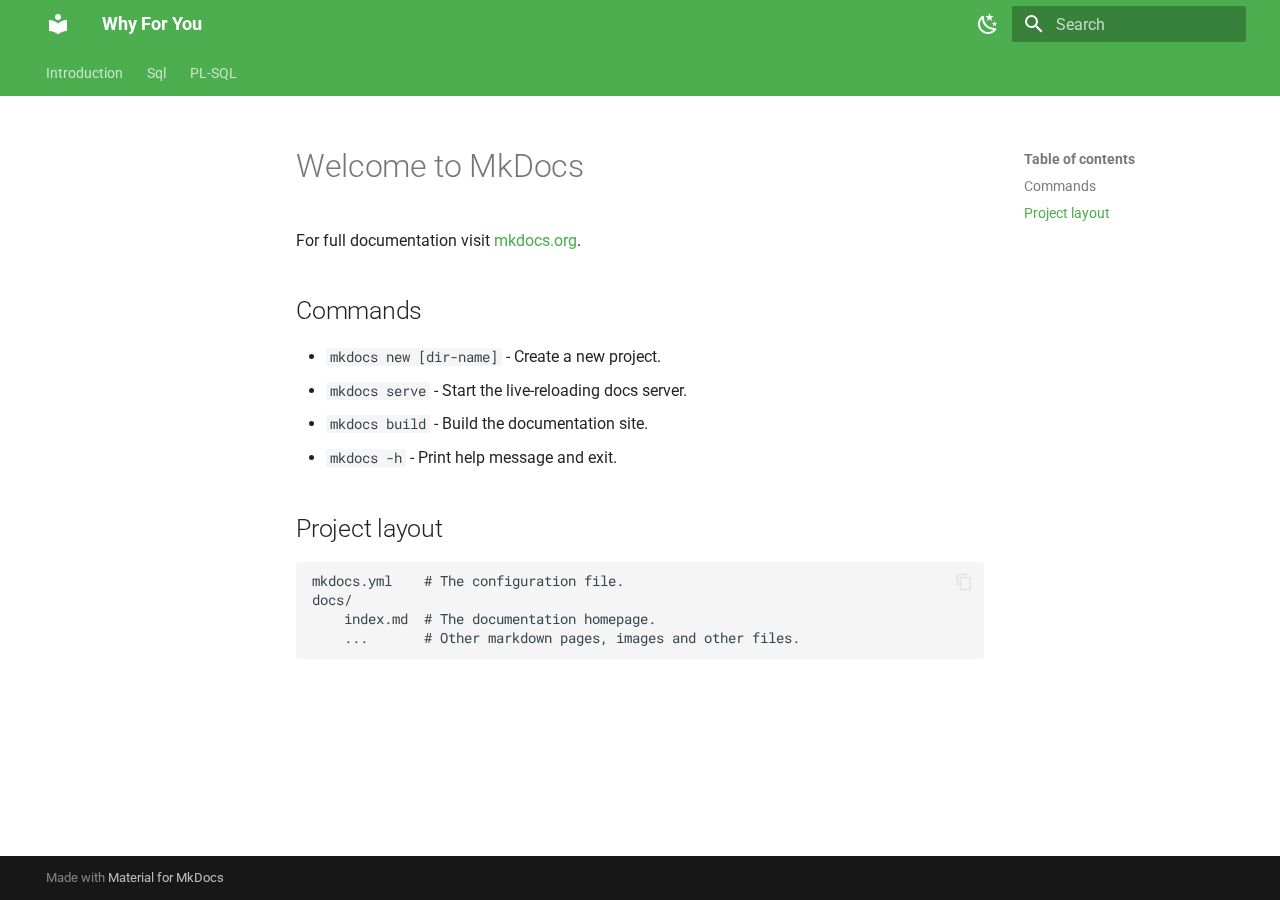
<file: PL_SQL/site/index.html>
<!doctype html>
<html lang="en" class="no-js">
  <head>
    
      <meta charset="utf-8">
      <meta name="viewport" content="width=device-width,initial-scale=1">
      
      
      
      
      
      
      <link rel="icon" href="assets/images/favicon.png">
      <meta name="generator" content="mkdocs-1.6.1, mkdocs-material-9.6.16">
    
    
      
        <title>Why For You</title>
      
    
    
      <link rel="stylesheet" href="assets/stylesheets/main.7e37652d.min.css">
      
        
        <link rel="stylesheet" href="assets/stylesheets/palette.06af60db.min.css">
      
      


    
    
      
    
    
      
        
        
        <link rel="preconnect" href="https://fonts.gstatic.com" crossorigin>
        <link rel="stylesheet" href="https://fonts.googleapis.com/css?family=Roboto:300,300i,400,400i,700,700i%7CRoboto+Mono:400,400i,700,700i&display=fallback">
        <style>:root{--md-text-font:"Roboto";--md-code-font:"Roboto Mono"}</style>
      
    
    
    <script>__md_scope=new URL(".",location),__md_hash=e=>[...e].reduce(((e,_)=>(e<<5)-e+_.charCodeAt(0)),0),__md_get=(e,_=localStorage,t=__md_scope)=>JSON.parse(_.getItem(t.pathname+"."+e)),__md_set=(e,_,t=localStorage,a=__md_scope)=>{try{t.setItem(a.pathname+"."+e,JSON.stringify(_))}catch(e){}}</script>
    
      

    
    
    
  </head>
  
  
    
    
      
    
    
    
    
    <body dir="ltr" data-md-color-scheme="default" data-md-color-primary="green" data-md-color-accent="indigo">
  
    
    <input class="md-toggle" data-md-toggle="drawer" type="checkbox" id="__drawer" autocomplete="off">
    <input class="md-toggle" data-md-toggle="search" type="checkbox" id="__search" autocomplete="off">
    <label class="md-overlay" for="__drawer"></label>
    <div data-md-component="skip">
      
        
        <a href="#welcome-to-mkdocs" class="md-skip">
          Skip to content
        </a>
      
    </div>
    <div data-md-component="announce">
      
    </div>
    
    
      

<header class="md-header" data-md-component="header">
  <nav class="md-header__inner md-grid" aria-label="Header">
    <a href="." title="Why For You" class="md-header__button md-logo" aria-label="Why For You" data-md-component="logo">
      
  
  <svg xmlns="http://www.w3.org/2000/svg" viewBox="0 0 24 24"><path d="M12 8a3 3 0 0 0 3-3 3 3 0 0 0-3-3 3 3 0 0 0-3 3 3 3 0 0 0 3 3m0 3.54C9.64 9.35 6.5 8 3 8v11c3.5 0 6.64 1.35 9 3.54 2.36-2.19 5.5-3.54 9-3.54V8c-3.5 0-6.64 1.35-9 3.54"/></svg>

    </a>
    <label class="md-header__button md-icon" for="__drawer">
      
      <svg xmlns="http://www.w3.org/2000/svg" viewBox="0 0 24 24"><path d="M3 6h18v2H3zm0 5h18v2H3zm0 5h18v2H3z"/></svg>
    </label>
    <div class="md-header__title" data-md-component="header-title">
      <div class="md-header__ellipsis">
        <div class="md-header__topic">
          <span class="md-ellipsis">
            Why For You
          </span>
        </div>
        <div class="md-header__topic" data-md-component="header-topic">
          <span class="md-ellipsis">
            
              Welcome to MkDocs
            
          </span>
        </div>
      </div>
    </div>
    
      
        <form class="md-header__option" data-md-component="palette">
  
    
    
    
    <input class="md-option" data-md-color-media="" data-md-color-scheme="default" data-md-color-primary="green" data-md-color-accent="indigo"  aria-label="Switch to dark mode"  type="radio" name="__palette" id="__palette_0">
    
      <label class="md-header__button md-icon" title="Switch to dark mode" for="__palette_1" hidden>
        <svg xmlns="http://www.w3.org/2000/svg" viewBox="0 0 24 24"><path d="m17.75 4.09-2.53 1.94.91 3.06-2.63-1.81-2.63 1.81.91-3.06-2.53-1.94L12.44 4l1.06-3 1.06 3zm3.5 6.91-1.64 1.25.59 1.98-1.7-1.17-1.7 1.17.59-1.98L15.75 11l2.06-.05L18.5 9l.69 1.95zm-2.28 4.95c.83-.08 1.72 1.1 1.19 1.85-.32.45-.66.87-1.08 1.27C15.17 23 8.84 23 4.94 19.07c-3.91-3.9-3.91-10.24 0-14.14.4-.4.82-.76 1.27-1.08.75-.53 1.93.36 1.85 1.19-.27 2.86.69 5.83 2.89 8.02a9.96 9.96 0 0 0 8.02 2.89m-1.64 2.02a12.08 12.08 0 0 1-7.8-3.47c-2.17-2.19-3.33-5-3.49-7.82-2.81 3.14-2.7 7.96.31 10.98 3.02 3.01 7.84 3.12 10.98.31"/></svg>
      </label>
    
  
    
    
    
    <input class="md-option" data-md-color-media="" data-md-color-scheme="slate" data-md-color-primary="indigo" data-md-color-accent="indigo"  aria-label="Switch to light mode"  type="radio" name="__palette" id="__palette_1">
    
      <label class="md-header__button md-icon" title="Switch to light mode" for="__palette_0" hidden>
        <svg xmlns="http://www.w3.org/2000/svg" viewBox="0 0 24 24"><path d="m3.55 19.09 1.41 1.41 1.8-1.79-1.42-1.42M12 6c-3.31 0-6 2.69-6 6s2.69 6 6 6 6-2.69 6-6c0-3.32-2.69-6-6-6m8 7h3v-2h-3m-2.76 7.71 1.8 1.79 1.41-1.41-1.79-1.8M20.45 5l-1.41-1.4-1.8 1.79 1.42 1.42M13 1h-2v3h2M6.76 5.39 4.96 3.6 3.55 5l1.79 1.81zM1 13h3v-2H1m12 9h-2v3h2"/></svg>
      </label>
    
  
</form>
      
    
    
      <script>var palette=__md_get("__palette");if(palette&&palette.color){if("(prefers-color-scheme)"===palette.color.media){var media=matchMedia("(prefers-color-scheme: light)"),input=document.querySelector(media.matches?"[data-md-color-media='(prefers-color-scheme: light)']":"[data-md-color-media='(prefers-color-scheme: dark)']");palette.color.media=input.getAttribute("data-md-color-media"),palette.color.scheme=input.getAttribute("data-md-color-scheme"),palette.color.primary=input.getAttribute("data-md-color-primary"),palette.color.accent=input.getAttribute("data-md-color-accent")}for(var[key,value]of Object.entries(palette.color))document.body.setAttribute("data-md-color-"+key,value)}</script>
    
    
    
      
      
        <label class="md-header__button md-icon" for="__search">
          
          <svg xmlns="http://www.w3.org/2000/svg" viewBox="0 0 24 24"><path d="M9.5 3A6.5 6.5 0 0 1 16 9.5c0 1.61-.59 3.09-1.56 4.23l.27.27h.79l5 5-1.5 1.5-5-5v-.79l-.27-.27A6.52 6.52 0 0 1 9.5 16 6.5 6.5 0 0 1 3 9.5 6.5 6.5 0 0 1 9.5 3m0 2C7 5 5 7 5 9.5S7 14 9.5 14 14 12 14 9.5 12 5 9.5 5"/></svg>
        </label>
        <div class="md-search" data-md-component="search" role="dialog">
  <label class="md-search__overlay" for="__search"></label>
  <div class="md-search__inner" role="search">
    <form class="md-search__form" name="search">
      <input type="text" class="md-search__input" name="query" aria-label="Search" placeholder="Search" autocapitalize="off" autocorrect="off" autocomplete="off" spellcheck="false" data-md-component="search-query" required>
      <label class="md-search__icon md-icon" for="__search">
        
        <svg xmlns="http://www.w3.org/2000/svg" viewBox="0 0 24 24"><path d="M9.5 3A6.5 6.5 0 0 1 16 9.5c0 1.61-.59 3.09-1.56 4.23l.27.27h.79l5 5-1.5 1.5-5-5v-.79l-.27-.27A6.52 6.52 0 0 1 9.5 16 6.5 6.5 0 0 1 3 9.5 6.5 6.5 0 0 1 9.5 3m0 2C7 5 5 7 5 9.5S7 14 9.5 14 14 12 14 9.5 12 5 9.5 5"/></svg>
        
        <svg xmlns="http://www.w3.org/2000/svg" viewBox="0 0 24 24"><path d="M20 11v2H8l5.5 5.5-1.42 1.42L4.16 12l7.92-7.92L13.5 5.5 8 11z"/></svg>
      </label>
      <nav class="md-search__options" aria-label="Search">
        
        <button type="reset" class="md-search__icon md-icon" title="Clear" aria-label="Clear" tabindex="-1">
          
          <svg xmlns="http://www.w3.org/2000/svg" viewBox="0 0 24 24"><path d="M19 6.41 17.59 5 12 10.59 6.41 5 5 6.41 10.59 12 5 17.59 6.41 19 12 13.41 17.59 19 19 17.59 13.41 12z"/></svg>
        </button>
      </nav>
      
        <div class="md-search__suggest" data-md-component="search-suggest"></div>
      
    </form>
    <div class="md-search__output">
      <div class="md-search__scrollwrap" tabindex="0" data-md-scrollfix>
        <div class="md-search-result" data-md-component="search-result">
          <div class="md-search-result__meta">
            Initializing search
          </div>
          <ol class="md-search-result__list" role="presentation"></ol>
        </div>
      </div>
    </div>
  </div>
</div>
      
    
    
  </nav>
  
</header>
    
    <div class="md-container" data-md-component="container">
      
      
        
          
            
<nav class="md-tabs" aria-label="Tabs" data-md-component="tabs">
  <div class="md-grid">
    <ul class="md-tabs__list">
      
        
  
  
  
  
    
    
      <li class="md-tabs__item">
        <a href="Interview/Introduction/" class="md-tabs__link">
          
  
  
  Introduction

        </a>
      </li>
    
  

      
        
  
  
  
  
    
    
      <li class="md-tabs__item">
        <a href="Interview/sql/" class="md-tabs__link">
          
  
  
  Sql

        </a>
      </li>
    
  

      
        
  
  
  
  
    
    
      <li class="md-tabs__item">
        <a href="Interview/pl_sql/" class="md-tabs__link">
          
  
  
  PL-SQL

        </a>
      </li>
    
  

      
    </ul>
  </div>
</nav>
          
        
      
      <main class="md-main" data-md-component="main">
        <div class="md-main__inner md-grid">
          
            
              
              <div class="md-sidebar md-sidebar--primary" data-md-component="sidebar" data-md-type="navigation" >
                <div class="md-sidebar__scrollwrap">
                  <div class="md-sidebar__inner">
                    


  


<nav class="md-nav md-nav--primary md-nav--lifted" aria-label="Navigation" data-md-level="0">
  <label class="md-nav__title" for="__drawer">
    <a href="." title="Why For You" class="md-nav__button md-logo" aria-label="Why For You" data-md-component="logo">
      
  
  <svg xmlns="http://www.w3.org/2000/svg" viewBox="0 0 24 24"><path d="M12 8a3 3 0 0 0 3-3 3 3 0 0 0-3-3 3 3 0 0 0-3 3 3 3 0 0 0 3 3m0 3.54C9.64 9.35 6.5 8 3 8v11c3.5 0 6.64 1.35 9 3.54 2.36-2.19 5.5-3.54 9-3.54V8c-3.5 0-6.64 1.35-9 3.54"/></svg>

    </a>
    Why For You
  </label>
  
  <ul class="md-nav__list" data-md-scrollfix>
    
      
      
  
  
  
  
    
    
    
    
      
      
    
    
    <li class="md-nav__item md-nav__item--nested">
      
        
        
        <input class="md-nav__toggle md-toggle " type="checkbox" id="__nav_1" >
        
          
          <label class="md-nav__link" for="__nav_1" id="__nav_1_label" tabindex="0">
            
  
  
  <span class="md-ellipsis">
    Introduction
    
  </span>
  

            <span class="md-nav__icon md-icon"></span>
          </label>
        
        <nav class="md-nav" data-md-level="1" aria-labelledby="__nav_1_label" aria-expanded="false">
          <label class="md-nav__title" for="__nav_1">
            <span class="md-nav__icon md-icon"></span>
            Introduction
          </label>
          <ul class="md-nav__list" data-md-scrollfix>
            
              
                
  
  
  
  
    <li class="md-nav__item">
      <a href="Interview/Introduction/" class="md-nav__link">
        
  
  
  <span class="md-ellipsis">
    My_intro
    
  </span>
  

      </a>
    </li>
  

              
            
          </ul>
        </nav>
      
    </li>
  

    
      
      
  
  
  
  
    
    
    
    
      
      
    
    
    <li class="md-nav__item md-nav__item--nested">
      
        
        
        <input class="md-nav__toggle md-toggle " type="checkbox" id="__nav_2" >
        
          
          <label class="md-nav__link" for="__nav_2" id="__nav_2_label" tabindex="0">
            
  
  
  <span class="md-ellipsis">
    Sql
    
  </span>
  

            <span class="md-nav__icon md-icon"></span>
          </label>
        
        <nav class="md-nav" data-md-level="1" aria-labelledby="__nav_2_label" aria-expanded="false">
          <label class="md-nav__title" for="__nav_2">
            <span class="md-nav__icon md-icon"></span>
            Sql
          </label>
          <ul class="md-nav__list" data-md-scrollfix>
            
              
                
  
  
  
  
    <li class="md-nav__item">
      <a href="Interview/sql/" class="md-nav__link">
        
  
  
  <span class="md-ellipsis">
    sql_interview
    
  </span>
  

      </a>
    </li>
  

              
            
          </ul>
        </nav>
      
    </li>
  

    
      
      
  
  
  
  
    
    
    
    
      
      
    
    
    <li class="md-nav__item md-nav__item--nested">
      
        
        
        <input class="md-nav__toggle md-toggle " type="checkbox" id="__nav_3" >
        
          
          <label class="md-nav__link" for="__nav_3" id="__nav_3_label" tabindex="0">
            
  
  
  <span class="md-ellipsis">
    PL-SQL
    
  </span>
  

            <span class="md-nav__icon md-icon"></span>
          </label>
        
        <nav class="md-nav" data-md-level="1" aria-labelledby="__nav_3_label" aria-expanded="false">
          <label class="md-nav__title" for="__nav_3">
            <span class="md-nav__icon md-icon"></span>
            PL-SQL
          </label>
          <ul class="md-nav__list" data-md-scrollfix>
            
              
                
  
  
  
  
    <li class="md-nav__item">
      <a href="Interview/pl_sql/" class="md-nav__link">
        
  
  
  <span class="md-ellipsis">
    Plsql-Intro
    
  </span>
  

      </a>
    </li>
  

              
            
          </ul>
        </nav>
      
    </li>
  

    
  </ul>
</nav>
                  </div>
                </div>
              </div>
            
            
              
              <div class="md-sidebar md-sidebar--secondary" data-md-component="sidebar" data-md-type="toc" >
                <div class="md-sidebar__scrollwrap">
                  <div class="md-sidebar__inner">
                    

<nav class="md-nav md-nav--secondary" aria-label="Table of contents">
  
  
  
    
  
  
    <label class="md-nav__title" for="__toc">
      <span class="md-nav__icon md-icon"></span>
      Table of contents
    </label>
    <ul class="md-nav__list" data-md-component="toc" data-md-scrollfix>
      
        <li class="md-nav__item">
  <a href="#commands" class="md-nav__link">
    <span class="md-ellipsis">
      Commands
    </span>
  </a>
  
</li>
      
        <li class="md-nav__item">
  <a href="#project-layout" class="md-nav__link">
    <span class="md-ellipsis">
      Project layout
    </span>
  </a>
  
</li>
      
    </ul>
  
</nav>
                  </div>
                </div>
              </div>
            
          
          
            <div class="md-content" data-md-component="content">
              <article class="md-content__inner md-typeset">
                
                  



<h1 id="welcome-to-mkdocs">Welcome to MkDocs<a class="headerlink" href="#welcome-to-mkdocs" title="Permanent link">&para;</a></h1>
<p>For full documentation visit <a href="https://www.mkdocs.org">mkdocs.org</a>.</p>
<h2 id="commands">Commands<a class="headerlink" href="#commands" title="Permanent link">&para;</a></h2>
<ul>
<li><code>mkdocs new [dir-name]</code> - Create a new project.</li>
<li><code>mkdocs serve</code> - Start the live-reloading docs server.</li>
<li><code>mkdocs build</code> - Build the documentation site.</li>
<li><code>mkdocs -h</code> - Print help message and exit.</li>
</ul>
<h2 id="project-layout">Project layout<a class="headerlink" href="#project-layout" title="Permanent link">&para;</a></h2>
<div class="codehilite"><pre><span></span><code>mkdocs.yml    # The configuration file.
docs/
    index.md  # The documentation homepage.
    ...       # Other markdown pages, images and other files.
</code></pre></div>












                
              </article>
            </div>
          
          
<script>var target=document.getElementById(location.hash.slice(1));target&&target.name&&(target.checked=target.name.startsWith("__tabbed_"))</script>
        </div>
        
      </main>
      
        <footer class="md-footer">
  
  <div class="md-footer-meta md-typeset">
    <div class="md-footer-meta__inner md-grid">
      <div class="md-copyright">
  
  
    Made with
    <a href="https://squidfunk.github.io/mkdocs-material/" target="_blank" rel="noopener">
      Material for MkDocs
    </a>
  
</div>
      
    </div>
  </div>
</footer>
      
    </div>
    <div class="md-dialog" data-md-component="dialog">
      <div class="md-dialog__inner md-typeset"></div>
    </div>
    
    
    
      
      <script id="__config" type="application/json">{"base": ".", "features": ["navigation.tabs", "content.code.copy", "content.action.edit", "search.suggest", "search.highlight"], "search": "assets/javascripts/workers/search.d50fe291.min.js", "tags": null, "translations": {"clipboard.copied": "Copied to clipboard", "clipboard.copy": "Copy to clipboard", "search.result.more.one": "1 more on this page", "search.result.more.other": "# more on this page", "search.result.none": "No matching documents", "search.result.one": "1 matching document", "search.result.other": "# matching documents", "search.result.placeholder": "Type to start searching", "search.result.term.missing": "Missing", "select.version": "Select version"}, "version": null}</script>
    
    
      <script src="assets/javascripts/bundle.50899def.min.js"></script>
      
    
  </body>
</html>
</file>
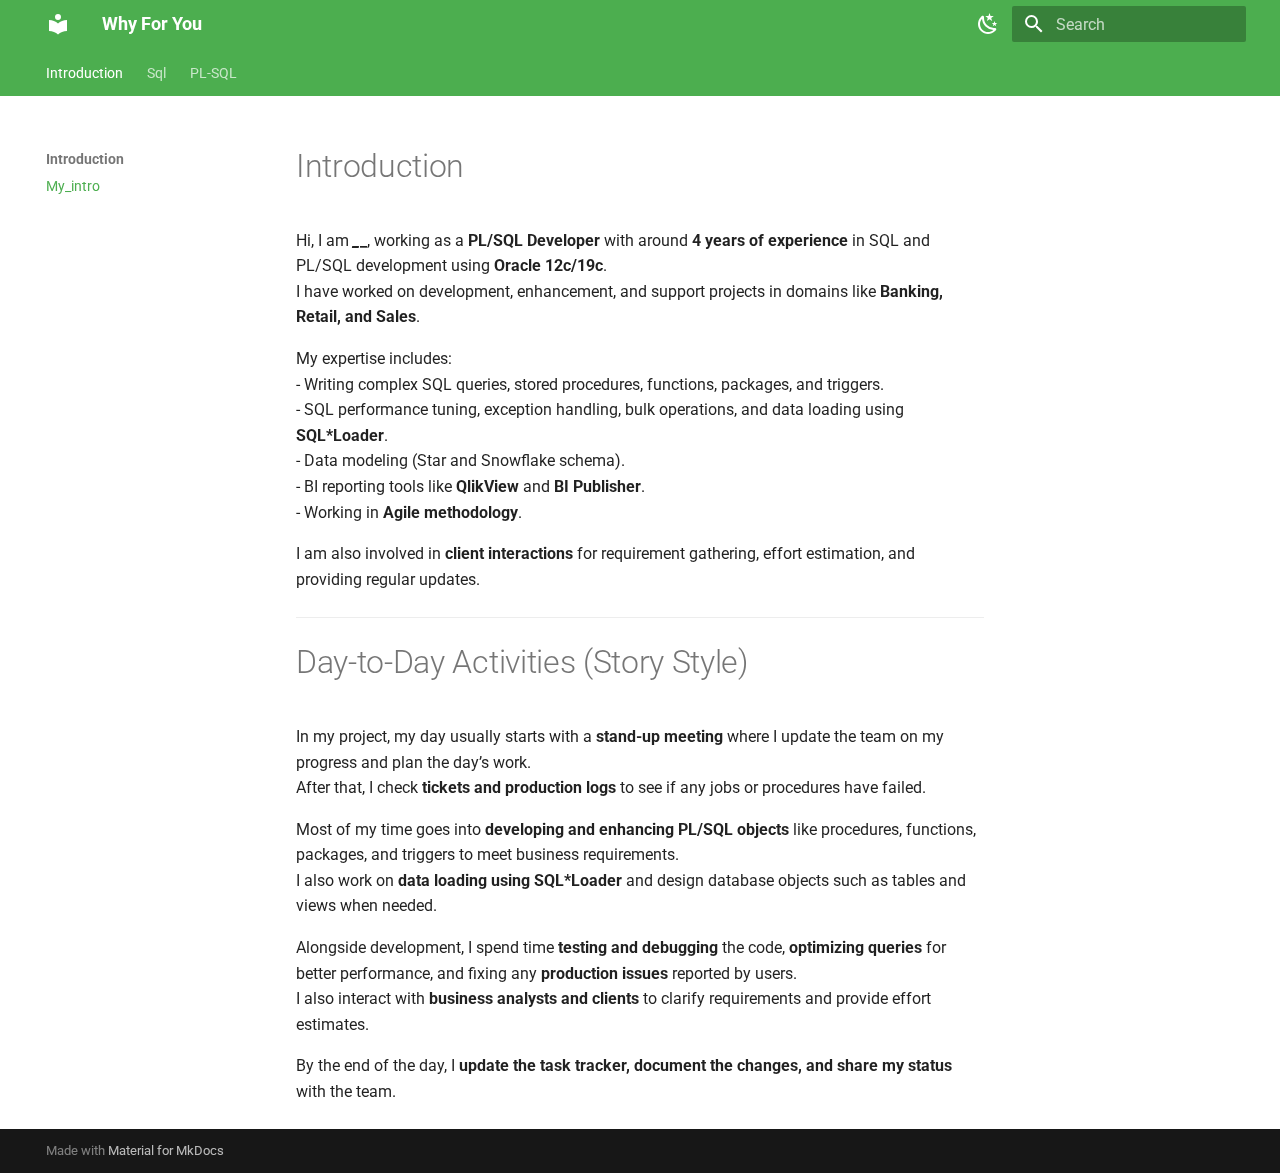
<file: PL_SQL/site/Interview/Introduction/index.html>
<!doctype html>
<html lang="en" class="no-js">
  <head>
    
      <meta charset="utf-8">
      <meta name="viewport" content="width=device-width,initial-scale=1">
      
      
      
      
      
        <link rel="next" href="../sql/">
      
      
      <link rel="icon" href="../../assets/images/favicon.png">
      <meta name="generator" content="mkdocs-1.6.1, mkdocs-material-9.6.16">
    
    
      
        <title>My_intro - Why For You</title>
      
    
    
      <link rel="stylesheet" href="../../assets/stylesheets/main.7e37652d.min.css">
      
        
        <link rel="stylesheet" href="../../assets/stylesheets/palette.06af60db.min.css">
      
      


    
    
      
    
    
      
        
        
        <link rel="preconnect" href="https://fonts.gstatic.com" crossorigin>
        <link rel="stylesheet" href="https://fonts.googleapis.com/css?family=Roboto:300,300i,400,400i,700,700i%7CRoboto+Mono:400,400i,700,700i&display=fallback">
        <style>:root{--md-text-font:"Roboto";--md-code-font:"Roboto Mono"}</style>
      
    
    
    <script>__md_scope=new URL("../..",location),__md_hash=e=>[...e].reduce(((e,_)=>(e<<5)-e+_.charCodeAt(0)),0),__md_get=(e,_=localStorage,t=__md_scope)=>JSON.parse(_.getItem(t.pathname+"."+e)),__md_set=(e,_,t=localStorage,a=__md_scope)=>{try{t.setItem(a.pathname+"."+e,JSON.stringify(_))}catch(e){}}</script>
    
      

    
    
    
  </head>
  
  
    
    
      
    
    
    
    
    <body dir="ltr" data-md-color-scheme="default" data-md-color-primary="green" data-md-color-accent="indigo">
  
    
    <input class="md-toggle" data-md-toggle="drawer" type="checkbox" id="__drawer" autocomplete="off">
    <input class="md-toggle" data-md-toggle="search" type="checkbox" id="__search" autocomplete="off">
    <label class="md-overlay" for="__drawer"></label>
    <div data-md-component="skip">
      
        
        <a href="#introduction" class="md-skip">
          Skip to content
        </a>
      
    </div>
    <div data-md-component="announce">
      
    </div>
    
    
      

<header class="md-header" data-md-component="header">
  <nav class="md-header__inner md-grid" aria-label="Header">
    <a href="../.." title="Why For You" class="md-header__button md-logo" aria-label="Why For You" data-md-component="logo">
      
  
  <svg xmlns="http://www.w3.org/2000/svg" viewBox="0 0 24 24"><path d="M12 8a3 3 0 0 0 3-3 3 3 0 0 0-3-3 3 3 0 0 0-3 3 3 3 0 0 0 3 3m0 3.54C9.64 9.35 6.5 8 3 8v11c3.5 0 6.64 1.35 9 3.54 2.36-2.19 5.5-3.54 9-3.54V8c-3.5 0-6.64 1.35-9 3.54"/></svg>

    </a>
    <label class="md-header__button md-icon" for="__drawer">
      
      <svg xmlns="http://www.w3.org/2000/svg" viewBox="0 0 24 24"><path d="M3 6h18v2H3zm0 5h18v2H3zm0 5h18v2H3z"/></svg>
    </label>
    <div class="md-header__title" data-md-component="header-title">
      <div class="md-header__ellipsis">
        <div class="md-header__topic">
          <span class="md-ellipsis">
            Why For You
          </span>
        </div>
        <div class="md-header__topic" data-md-component="header-topic">
          <span class="md-ellipsis">
            
              My_intro
            
          </span>
        </div>
      </div>
    </div>
    
      
        <form class="md-header__option" data-md-component="palette">
  
    
    
    
    <input class="md-option" data-md-color-media="" data-md-color-scheme="default" data-md-color-primary="green" data-md-color-accent="indigo"  aria-label="Switch to dark mode"  type="radio" name="__palette" id="__palette_0">
    
      <label class="md-header__button md-icon" title="Switch to dark mode" for="__palette_1" hidden>
        <svg xmlns="http://www.w3.org/2000/svg" viewBox="0 0 24 24"><path d="m17.75 4.09-2.53 1.94.91 3.06-2.63-1.81-2.63 1.81.91-3.06-2.53-1.94L12.44 4l1.06-3 1.06 3zm3.5 6.91-1.64 1.25.59 1.98-1.7-1.17-1.7 1.17.59-1.98L15.75 11l2.06-.05L18.5 9l.69 1.95zm-2.28 4.95c.83-.08 1.72 1.1 1.19 1.85-.32.45-.66.87-1.08 1.27C15.17 23 8.84 23 4.94 19.07c-3.91-3.9-3.91-10.24 0-14.14.4-.4.82-.76 1.27-1.08.75-.53 1.93.36 1.85 1.19-.27 2.86.69 5.83 2.89 8.02a9.96 9.96 0 0 0 8.02 2.89m-1.64 2.02a12.08 12.08 0 0 1-7.8-3.47c-2.17-2.19-3.33-5-3.49-7.82-2.81 3.14-2.7 7.96.31 10.98 3.02 3.01 7.84 3.12 10.98.31"/></svg>
      </label>
    
  
    
    
    
    <input class="md-option" data-md-color-media="" data-md-color-scheme="slate" data-md-color-primary="indigo" data-md-color-accent="indigo"  aria-label="Switch to light mode"  type="radio" name="__palette" id="__palette_1">
    
      <label class="md-header__button md-icon" title="Switch to light mode" for="__palette_0" hidden>
        <svg xmlns="http://www.w3.org/2000/svg" viewBox="0 0 24 24"><path d="m3.55 19.09 1.41 1.41 1.8-1.79-1.42-1.42M12 6c-3.31 0-6 2.69-6 6s2.69 6 6 6 6-2.69 6-6c0-3.32-2.69-6-6-6m8 7h3v-2h-3m-2.76 7.71 1.8 1.79 1.41-1.41-1.79-1.8M20.45 5l-1.41-1.4-1.8 1.79 1.42 1.42M13 1h-2v3h2M6.76 5.39 4.96 3.6 3.55 5l1.79 1.81zM1 13h3v-2H1m12 9h-2v3h2"/></svg>
      </label>
    
  
</form>
      
    
    
      <script>var palette=__md_get("__palette");if(palette&&palette.color){if("(prefers-color-scheme)"===palette.color.media){var media=matchMedia("(prefers-color-scheme: light)"),input=document.querySelector(media.matches?"[data-md-color-media='(prefers-color-scheme: light)']":"[data-md-color-media='(prefers-color-scheme: dark)']");palette.color.media=input.getAttribute("data-md-color-media"),palette.color.scheme=input.getAttribute("data-md-color-scheme"),palette.color.primary=input.getAttribute("data-md-color-primary"),palette.color.accent=input.getAttribute("data-md-color-accent")}for(var[key,value]of Object.entries(palette.color))document.body.setAttribute("data-md-color-"+key,value)}</script>
    
    
    
      
      
        <label class="md-header__button md-icon" for="__search">
          
          <svg xmlns="http://www.w3.org/2000/svg" viewBox="0 0 24 24"><path d="M9.5 3A6.5 6.5 0 0 1 16 9.5c0 1.61-.59 3.09-1.56 4.23l.27.27h.79l5 5-1.5 1.5-5-5v-.79l-.27-.27A6.52 6.52 0 0 1 9.5 16 6.5 6.5 0 0 1 3 9.5 6.5 6.5 0 0 1 9.5 3m0 2C7 5 5 7 5 9.5S7 14 9.5 14 14 12 14 9.5 12 5 9.5 5"/></svg>
        </label>
        <div class="md-search" data-md-component="search" role="dialog">
  <label class="md-search__overlay" for="__search"></label>
  <div class="md-search__inner" role="search">
    <form class="md-search__form" name="search">
      <input type="text" class="md-search__input" name="query" aria-label="Search" placeholder="Search" autocapitalize="off" autocorrect="off" autocomplete="off" spellcheck="false" data-md-component="search-query" required>
      <label class="md-search__icon md-icon" for="__search">
        
        <svg xmlns="http://www.w3.org/2000/svg" viewBox="0 0 24 24"><path d="M9.5 3A6.5 6.5 0 0 1 16 9.5c0 1.61-.59 3.09-1.56 4.23l.27.27h.79l5 5-1.5 1.5-5-5v-.79l-.27-.27A6.52 6.52 0 0 1 9.5 16 6.5 6.5 0 0 1 3 9.5 6.5 6.5 0 0 1 9.5 3m0 2C7 5 5 7 5 9.5S7 14 9.5 14 14 12 14 9.5 12 5 9.5 5"/></svg>
        
        <svg xmlns="http://www.w3.org/2000/svg" viewBox="0 0 24 24"><path d="M20 11v2H8l5.5 5.5-1.42 1.42L4.16 12l7.92-7.92L13.5 5.5 8 11z"/></svg>
      </label>
      <nav class="md-search__options" aria-label="Search">
        
        <button type="reset" class="md-search__icon md-icon" title="Clear" aria-label="Clear" tabindex="-1">
          
          <svg xmlns="http://www.w3.org/2000/svg" viewBox="0 0 24 24"><path d="M19 6.41 17.59 5 12 10.59 6.41 5 5 6.41 10.59 12 5 17.59 6.41 19 12 13.41 17.59 19 19 17.59 13.41 12z"/></svg>
        </button>
      </nav>
      
        <div class="md-search__suggest" data-md-component="search-suggest"></div>
      
    </form>
    <div class="md-search__output">
      <div class="md-search__scrollwrap" tabindex="0" data-md-scrollfix>
        <div class="md-search-result" data-md-component="search-result">
          <div class="md-search-result__meta">
            Initializing search
          </div>
          <ol class="md-search-result__list" role="presentation"></ol>
        </div>
      </div>
    </div>
  </div>
</div>
      
    
    
  </nav>
  
</header>
    
    <div class="md-container" data-md-component="container">
      
      
        
          
            
<nav class="md-tabs" aria-label="Tabs" data-md-component="tabs">
  <div class="md-grid">
    <ul class="md-tabs__list">
      
        
  
  
  
    
  
  
    
    
      <li class="md-tabs__item md-tabs__item--active">
        <a href="./" class="md-tabs__link">
          
  
  
  Introduction

        </a>
      </li>
    
  

      
        
  
  
  
  
    
    
      <li class="md-tabs__item">
        <a href="../sql/" class="md-tabs__link">
          
  
  
  Sql

        </a>
      </li>
    
  

      
        
  
  
  
  
    
    
      <li class="md-tabs__item">
        <a href="../pl_sql/" class="md-tabs__link">
          
  
  
  PL-SQL

        </a>
      </li>
    
  

      
    </ul>
  </div>
</nav>
          
        
      
      <main class="md-main" data-md-component="main">
        <div class="md-main__inner md-grid">
          
            
              
              <div class="md-sidebar md-sidebar--primary" data-md-component="sidebar" data-md-type="navigation" >
                <div class="md-sidebar__scrollwrap">
                  <div class="md-sidebar__inner">
                    


  


<nav class="md-nav md-nav--primary md-nav--lifted" aria-label="Navigation" data-md-level="0">
  <label class="md-nav__title" for="__drawer">
    <a href="../.." title="Why For You" class="md-nav__button md-logo" aria-label="Why For You" data-md-component="logo">
      
  
  <svg xmlns="http://www.w3.org/2000/svg" viewBox="0 0 24 24"><path d="M12 8a3 3 0 0 0 3-3 3 3 0 0 0-3-3 3 3 0 0 0-3 3 3 3 0 0 0 3 3m0 3.54C9.64 9.35 6.5 8 3 8v11c3.5 0 6.64 1.35 9 3.54 2.36-2.19 5.5-3.54 9-3.54V8c-3.5 0-6.64 1.35-9 3.54"/></svg>

    </a>
    Why For You
  </label>
  
  <ul class="md-nav__list" data-md-scrollfix>
    
      
      
  
  
    
  
  
  
    
    
    
    
      
        
        
      
      
    
    
    <li class="md-nav__item md-nav__item--active md-nav__item--section md-nav__item--nested">
      
        
        
        <input class="md-nav__toggle md-toggle " type="checkbox" id="__nav_1" checked>
        
          
          <label class="md-nav__link" for="__nav_1" id="__nav_1_label" tabindex="">
            
  
  
  <span class="md-ellipsis">
    Introduction
    
  </span>
  

            <span class="md-nav__icon md-icon"></span>
          </label>
        
        <nav class="md-nav" data-md-level="1" aria-labelledby="__nav_1_label" aria-expanded="true">
          <label class="md-nav__title" for="__nav_1">
            <span class="md-nav__icon md-icon"></span>
            Introduction
          </label>
          <ul class="md-nav__list" data-md-scrollfix>
            
              
                
  
  
    
  
  
  
    <li class="md-nav__item md-nav__item--active">
      
      <input class="md-nav__toggle md-toggle" type="checkbox" id="__toc">
      
      
        
      
      
      <a href="./" class="md-nav__link md-nav__link--active">
        
  
  
  <span class="md-ellipsis">
    My_intro
    
  </span>
  

      </a>
      
    </li>
  

              
            
          </ul>
        </nav>
      
    </li>
  

    
      
      
  
  
  
  
    
    
    
    
      
      
    
    
    <li class="md-nav__item md-nav__item--nested">
      
        
        
        <input class="md-nav__toggle md-toggle " type="checkbox" id="__nav_2" >
        
          
          <label class="md-nav__link" for="__nav_2" id="__nav_2_label" tabindex="0">
            
  
  
  <span class="md-ellipsis">
    Sql
    
  </span>
  

            <span class="md-nav__icon md-icon"></span>
          </label>
        
        <nav class="md-nav" data-md-level="1" aria-labelledby="__nav_2_label" aria-expanded="false">
          <label class="md-nav__title" for="__nav_2">
            <span class="md-nav__icon md-icon"></span>
            Sql
          </label>
          <ul class="md-nav__list" data-md-scrollfix>
            
              
                
  
  
  
  
    <li class="md-nav__item">
      <a href="../sql/" class="md-nav__link">
        
  
  
  <span class="md-ellipsis">
    sql_interview
    
  </span>
  

      </a>
    </li>
  

              
            
          </ul>
        </nav>
      
    </li>
  

    
      
      
  
  
  
  
    
    
    
    
      
      
    
    
    <li class="md-nav__item md-nav__item--nested">
      
        
        
        <input class="md-nav__toggle md-toggle " type="checkbox" id="__nav_3" >
        
          
          <label class="md-nav__link" for="__nav_3" id="__nav_3_label" tabindex="0">
            
  
  
  <span class="md-ellipsis">
    PL-SQL
    
  </span>
  

            <span class="md-nav__icon md-icon"></span>
          </label>
        
        <nav class="md-nav" data-md-level="1" aria-labelledby="__nav_3_label" aria-expanded="false">
          <label class="md-nav__title" for="__nav_3">
            <span class="md-nav__icon md-icon"></span>
            PL-SQL
          </label>
          <ul class="md-nav__list" data-md-scrollfix>
            
              
                
  
  
  
  
    <li class="md-nav__item">
      <a href="../pl_sql/" class="md-nav__link">
        
  
  
  <span class="md-ellipsis">
    Plsql-Intro
    
  </span>
  

      </a>
    </li>
  

              
            
          </ul>
        </nav>
      
    </li>
  

    
  </ul>
</nav>
                  </div>
                </div>
              </div>
            
            
              
              <div class="md-sidebar md-sidebar--secondary" data-md-component="sidebar" data-md-type="toc" >
                <div class="md-sidebar__scrollwrap">
                  <div class="md-sidebar__inner">
                    

<nav class="md-nav md-nav--secondary" aria-label="Table of contents">
  
  
  
    
  
  
</nav>
                  </div>
                </div>
              </div>
            
          
          
            <div class="md-content" data-md-component="content">
              <article class="md-content__inner md-typeset">
                
                  



<h1 id="introduction">Introduction<a class="headerlink" href="#introduction" title="Permanent link">&para;</a></h1>
<p>Hi, I am <strong><strong><em>_</em></strong>_</strong>, working as a <strong>PL/SQL Developer</strong> with around <strong>4 years of experience</strong> in SQL and PL/SQL development using <strong>Oracle 12c/19c</strong>.<br />
I have worked on development, enhancement, and support projects in domains like <strong>Banking, Retail, and Sales</strong>.  </p>
<p>My expertise includes:<br />
- Writing complex SQL queries, stored procedures, functions, packages, and triggers.<br />
- SQL performance tuning, exception handling, bulk operations, and data loading using <strong>SQL*Loader</strong>.<br />
- Data modeling (Star and Snowflake schema).<br />
- BI reporting tools like <strong>QlikView</strong> and <strong>BI Publisher</strong>.<br />
- Working in <strong>Agile methodology</strong>.  </p>
<p>I am also involved in <strong>client interactions</strong> for requirement gathering, effort estimation, and providing regular updates.  </p>
<hr />
<h1 id="day-to-day-activities-story-style">Day-to-Day Activities (Story Style)<a class="headerlink" href="#day-to-day-activities-story-style" title="Permanent link">&para;</a></h1>
<p>In my project, my day usually starts with a <strong>stand-up meeting</strong> where I update the team on my progress and plan the day’s work.<br />
After that, I check <strong>tickets and production logs</strong> to see if any jobs or procedures have failed.  </p>
<p>Most of my time goes into <strong>developing and enhancing PL/SQL objects</strong> like procedures, functions, packages, and triggers to meet business requirements.<br />
I also work on <strong>data loading using SQL*Loader</strong> and design database objects such as tables and views when needed.  </p>
<p>Alongside development, I spend time <strong>testing and debugging</strong> the code, <strong>optimizing queries</strong> for better performance, and fixing any <strong>production issues</strong> reported by users.<br />
I also interact with <strong>business analysts and clients</strong> to clarify requirements and provide effort estimates.  </p>
<p>By the end of the day, I <strong>update the task tracker, document the changes, and share my status</strong> with the team.  </p>












                
              </article>
            </div>
          
          
<script>var target=document.getElementById(location.hash.slice(1));target&&target.name&&(target.checked=target.name.startsWith("__tabbed_"))</script>
        </div>
        
      </main>
      
        <footer class="md-footer">
  
  <div class="md-footer-meta md-typeset">
    <div class="md-footer-meta__inner md-grid">
      <div class="md-copyright">
  
  
    Made with
    <a href="https://squidfunk.github.io/mkdocs-material/" target="_blank" rel="noopener">
      Material for MkDocs
    </a>
  
</div>
      
    </div>
  </div>
</footer>
      
    </div>
    <div class="md-dialog" data-md-component="dialog">
      <div class="md-dialog__inner md-typeset"></div>
    </div>
    
    
    
      
      <script id="__config" type="application/json">{"base": "../..", "features": ["navigation.tabs", "content.code.copy", "content.action.edit", "search.suggest", "search.highlight"], "search": "../../assets/javascripts/workers/search.d50fe291.min.js", "tags": null, "translations": {"clipboard.copied": "Copied to clipboard", "clipboard.copy": "Copy to clipboard", "search.result.more.one": "1 more on this page", "search.result.more.other": "# more on this page", "search.result.none": "No matching documents", "search.result.one": "1 matching document", "search.result.other": "# matching documents", "search.result.placeholder": "Type to start searching", "search.result.term.missing": "Missing", "select.version": "Select version"}, "version": null}</script>
    
    
      <script src="../../assets/javascripts/bundle.50899def.min.js"></script>
      
    
  </body>
</html>
</file>
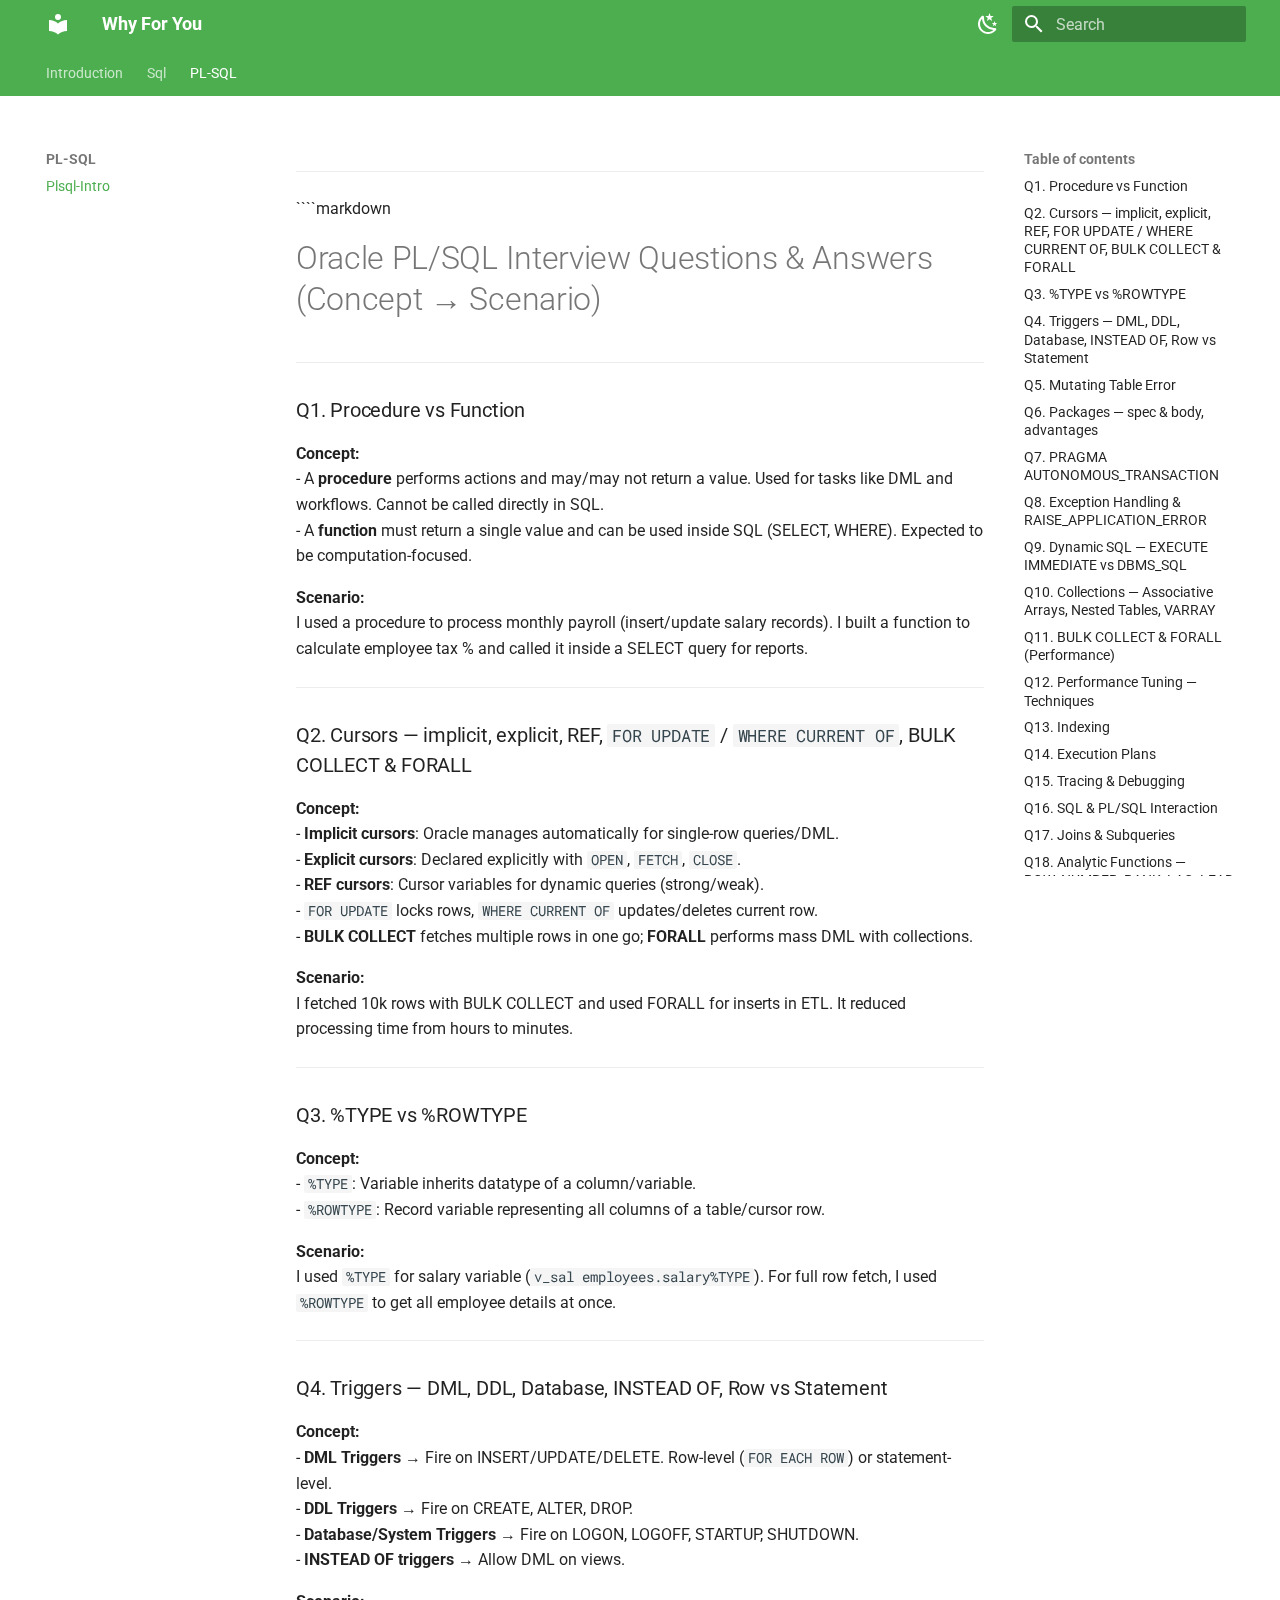
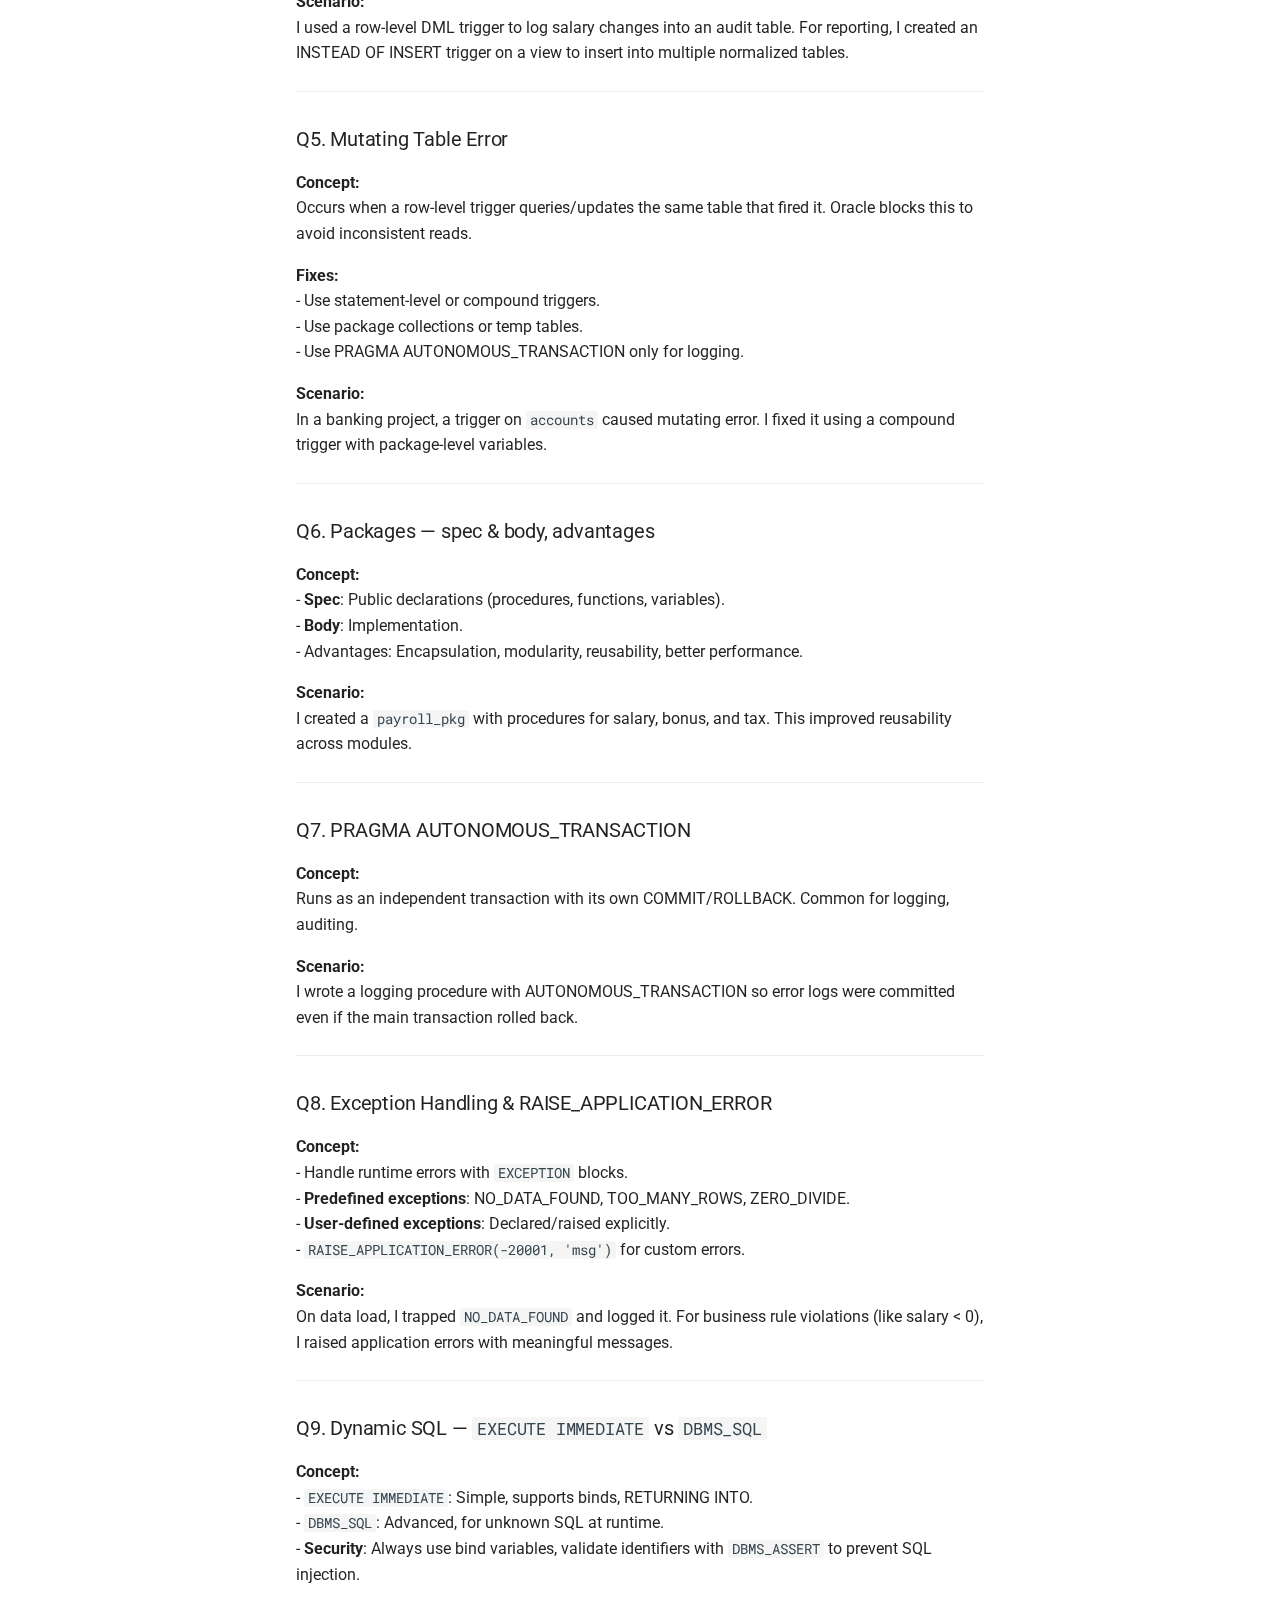
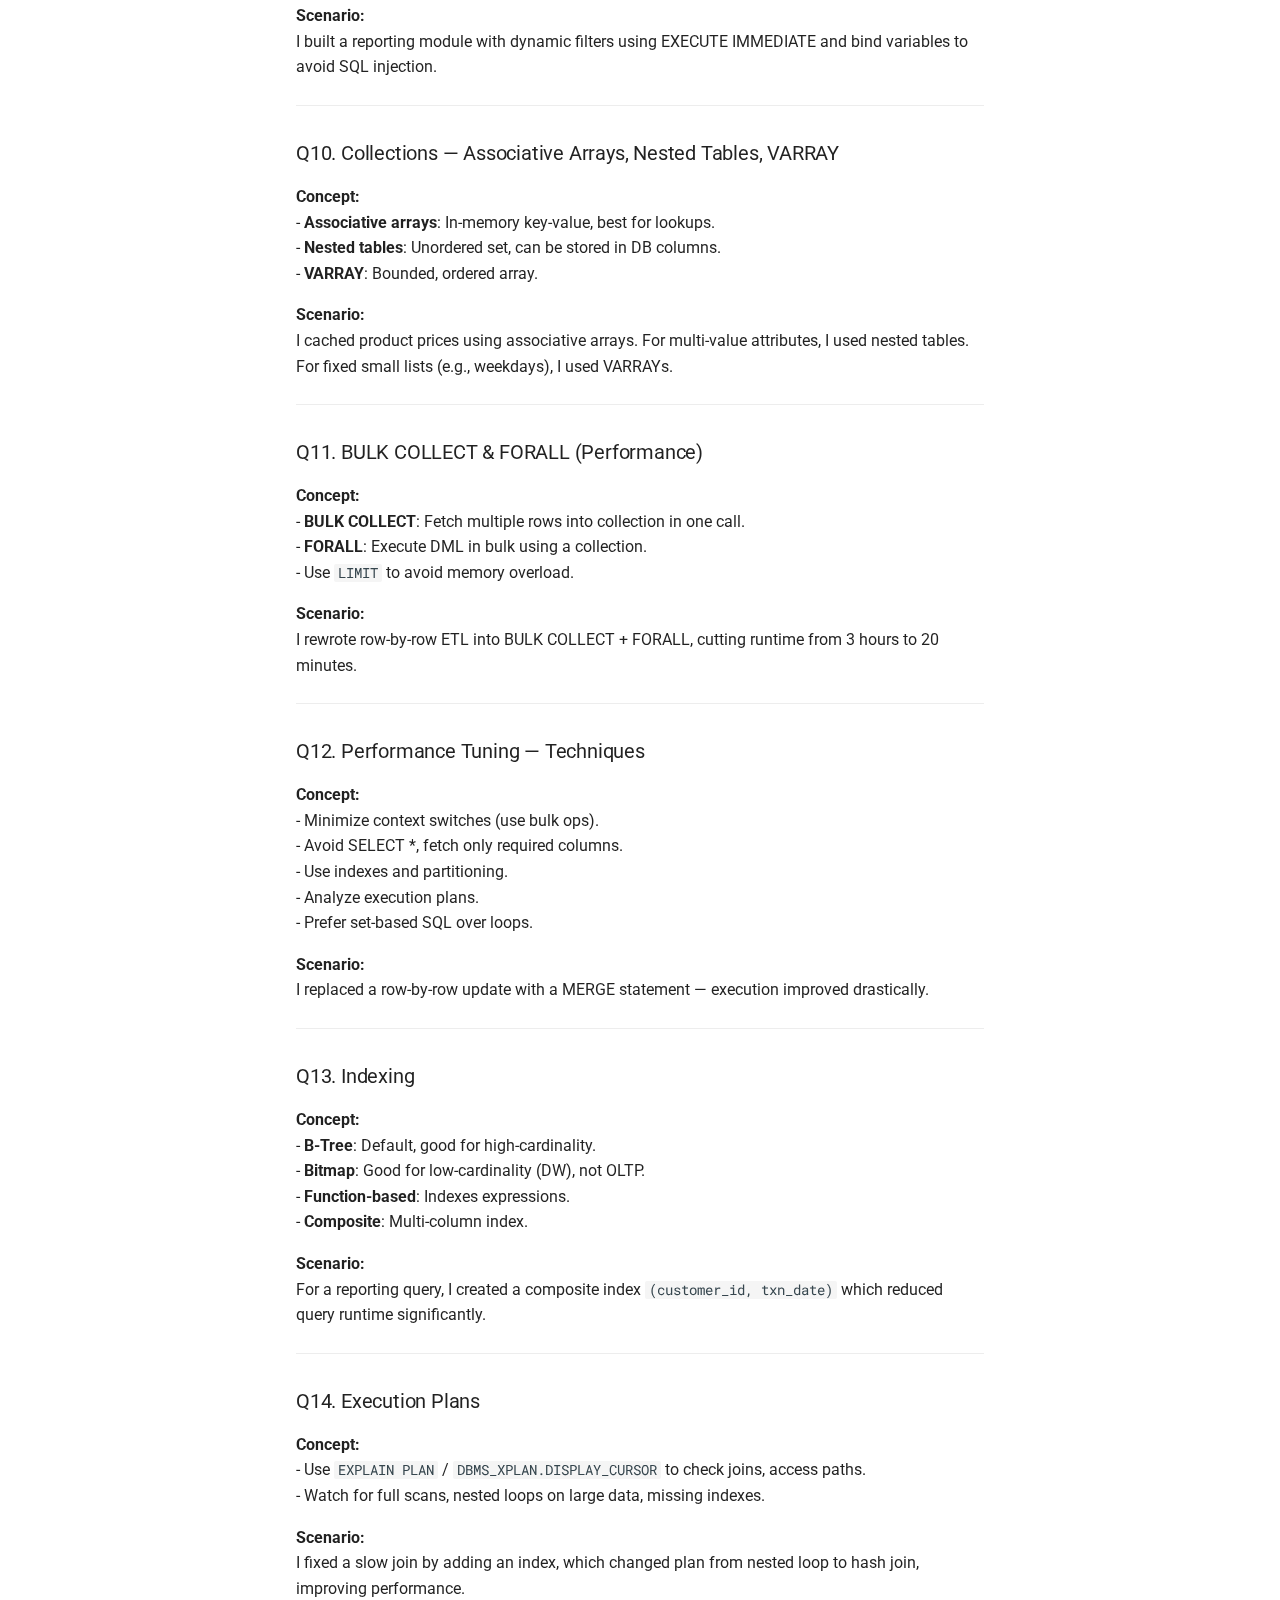
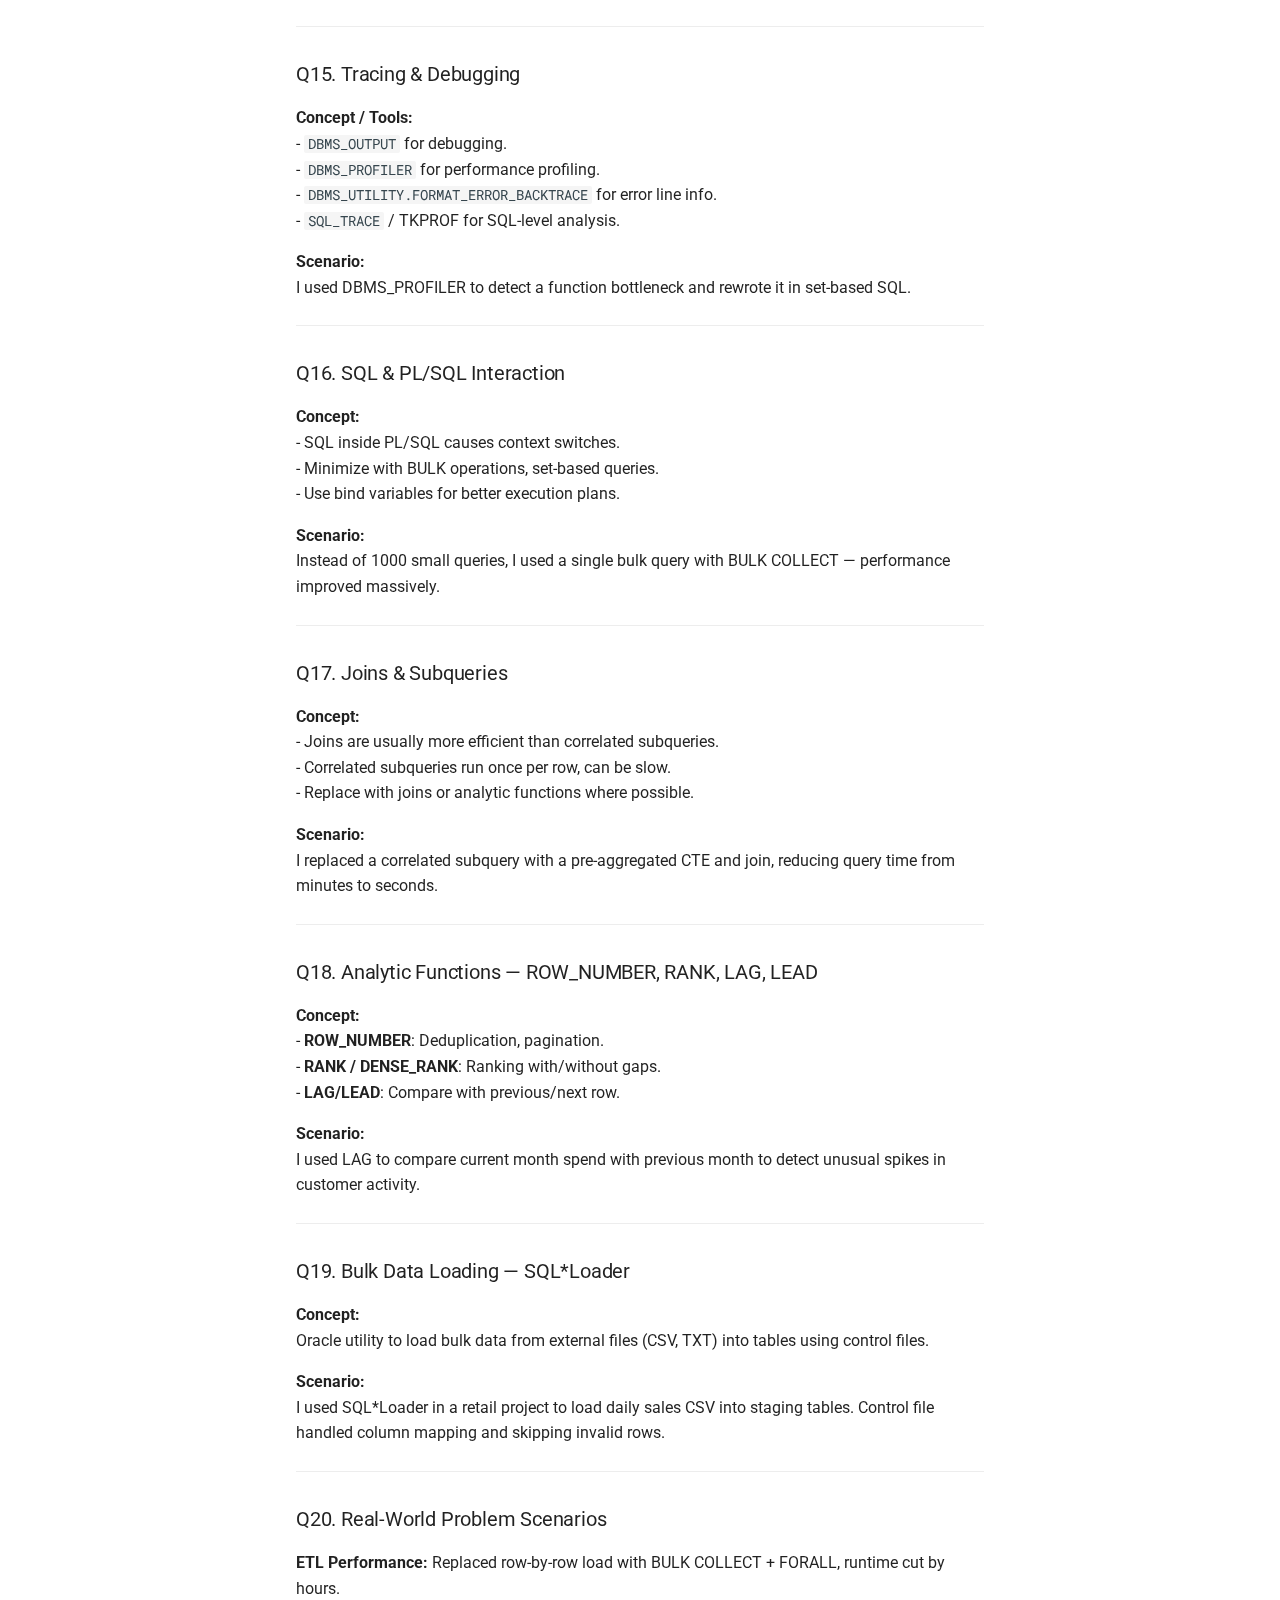
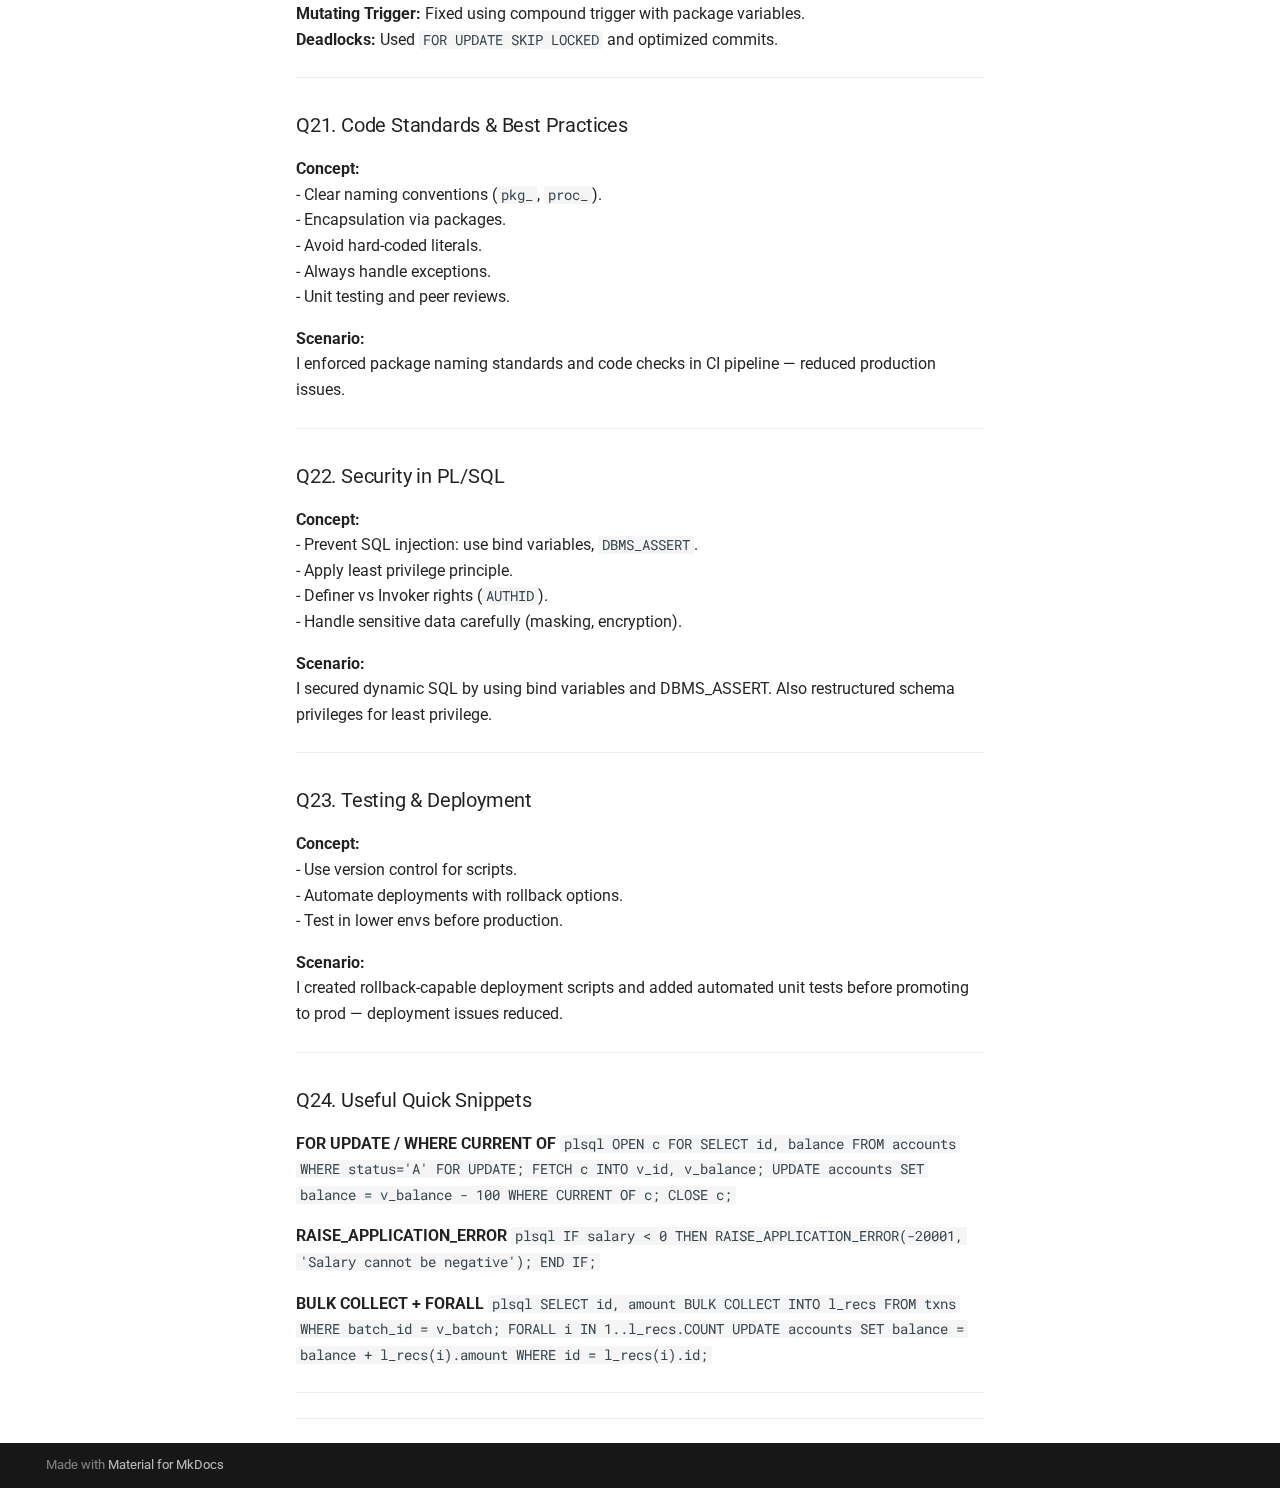
<file: PL_SQL/site/Interview/pl_sql/index.html>
<!doctype html>
<html lang="en" class="no-js">
  <head>
    
      <meta charset="utf-8">
      <meta name="viewport" content="width=device-width,initial-scale=1">
      
      
      
      
        <link rel="prev" href="../sql/">
      
      
      
      <link rel="icon" href="../../assets/images/favicon.png">
      <meta name="generator" content="mkdocs-1.6.1, mkdocs-material-9.6.16">
    
    
      
        <title>Plsql-Intro - Why For You</title>
      
    
    
      <link rel="stylesheet" href="../../assets/stylesheets/main.7e37652d.min.css">
      
        
        <link rel="stylesheet" href="../../assets/stylesheets/palette.06af60db.min.css">
      
      


    
    
      
    
    
      
        
        
        <link rel="preconnect" href="https://fonts.gstatic.com" crossorigin>
        <link rel="stylesheet" href="https://fonts.googleapis.com/css?family=Roboto:300,300i,400,400i,700,700i%7CRoboto+Mono:400,400i,700,700i&display=fallback">
        <style>:root{--md-text-font:"Roboto";--md-code-font:"Roboto Mono"}</style>
      
    
    
    <script>__md_scope=new URL("../..",location),__md_hash=e=>[...e].reduce(((e,_)=>(e<<5)-e+_.charCodeAt(0)),0),__md_get=(e,_=localStorage,t=__md_scope)=>JSON.parse(_.getItem(t.pathname+"."+e)),__md_set=(e,_,t=localStorage,a=__md_scope)=>{try{t.setItem(a.pathname+"."+e,JSON.stringify(_))}catch(e){}}</script>
    
      

    
    
    
  </head>
  
  
    
    
      
    
    
    
    
    <body dir="ltr" data-md-color-scheme="default" data-md-color-primary="green" data-md-color-accent="indigo">
  
    
    <input class="md-toggle" data-md-toggle="drawer" type="checkbox" id="__drawer" autocomplete="off">
    <input class="md-toggle" data-md-toggle="search" type="checkbox" id="__search" autocomplete="off">
    <label class="md-overlay" for="__drawer"></label>
    <div data-md-component="skip">
      
        
        <a href="#oracle-plsql-interview-questions-answers-concept-scenario" class="md-skip">
          Skip to content
        </a>
      
    </div>
    <div data-md-component="announce">
      
    </div>
    
    
      

<header class="md-header" data-md-component="header">
  <nav class="md-header__inner md-grid" aria-label="Header">
    <a href="../.." title="Why For You" class="md-header__button md-logo" aria-label="Why For You" data-md-component="logo">
      
  
  <svg xmlns="http://www.w3.org/2000/svg" viewBox="0 0 24 24"><path d="M12 8a3 3 0 0 0 3-3 3 3 0 0 0-3-3 3 3 0 0 0-3 3 3 3 0 0 0 3 3m0 3.54C9.64 9.35 6.5 8 3 8v11c3.5 0 6.64 1.35 9 3.54 2.36-2.19 5.5-3.54 9-3.54V8c-3.5 0-6.64 1.35-9 3.54"/></svg>

    </a>
    <label class="md-header__button md-icon" for="__drawer">
      
      <svg xmlns="http://www.w3.org/2000/svg" viewBox="0 0 24 24"><path d="M3 6h18v2H3zm0 5h18v2H3zm0 5h18v2H3z"/></svg>
    </label>
    <div class="md-header__title" data-md-component="header-title">
      <div class="md-header__ellipsis">
        <div class="md-header__topic">
          <span class="md-ellipsis">
            Why For You
          </span>
        </div>
        <div class="md-header__topic" data-md-component="header-topic">
          <span class="md-ellipsis">
            
              Plsql-Intro
            
          </span>
        </div>
      </div>
    </div>
    
      
        <form class="md-header__option" data-md-component="palette">
  
    
    
    
    <input class="md-option" data-md-color-media="" data-md-color-scheme="default" data-md-color-primary="green" data-md-color-accent="indigo"  aria-label="Switch to dark mode"  type="radio" name="__palette" id="__palette_0">
    
      <label class="md-header__button md-icon" title="Switch to dark mode" for="__palette_1" hidden>
        <svg xmlns="http://www.w3.org/2000/svg" viewBox="0 0 24 24"><path d="m17.75 4.09-2.53 1.94.91 3.06-2.63-1.81-2.63 1.81.91-3.06-2.53-1.94L12.44 4l1.06-3 1.06 3zm3.5 6.91-1.64 1.25.59 1.98-1.7-1.17-1.7 1.17.59-1.98L15.75 11l2.06-.05L18.5 9l.69 1.95zm-2.28 4.95c.83-.08 1.72 1.1 1.19 1.85-.32.45-.66.87-1.08 1.27C15.17 23 8.84 23 4.94 19.07c-3.91-3.9-3.91-10.24 0-14.14.4-.4.82-.76 1.27-1.08.75-.53 1.93.36 1.85 1.19-.27 2.86.69 5.83 2.89 8.02a9.96 9.96 0 0 0 8.02 2.89m-1.64 2.02a12.08 12.08 0 0 1-7.8-3.47c-2.17-2.19-3.33-5-3.49-7.82-2.81 3.14-2.7 7.96.31 10.98 3.02 3.01 7.84 3.12 10.98.31"/></svg>
      </label>
    
  
    
    
    
    <input class="md-option" data-md-color-media="" data-md-color-scheme="slate" data-md-color-primary="indigo" data-md-color-accent="indigo"  aria-label="Switch to light mode"  type="radio" name="__palette" id="__palette_1">
    
      <label class="md-header__button md-icon" title="Switch to light mode" for="__palette_0" hidden>
        <svg xmlns="http://www.w3.org/2000/svg" viewBox="0 0 24 24"><path d="m3.55 19.09 1.41 1.41 1.8-1.79-1.42-1.42M12 6c-3.31 0-6 2.69-6 6s2.69 6 6 6 6-2.69 6-6c0-3.32-2.69-6-6-6m8 7h3v-2h-3m-2.76 7.71 1.8 1.79 1.41-1.41-1.79-1.8M20.45 5l-1.41-1.4-1.8 1.79 1.42 1.42M13 1h-2v3h2M6.76 5.39 4.96 3.6 3.55 5l1.79 1.81zM1 13h3v-2H1m12 9h-2v3h2"/></svg>
      </label>
    
  
</form>
      
    
    
      <script>var palette=__md_get("__palette");if(palette&&palette.color){if("(prefers-color-scheme)"===palette.color.media){var media=matchMedia("(prefers-color-scheme: light)"),input=document.querySelector(media.matches?"[data-md-color-media='(prefers-color-scheme: light)']":"[data-md-color-media='(prefers-color-scheme: dark)']");palette.color.media=input.getAttribute("data-md-color-media"),palette.color.scheme=input.getAttribute("data-md-color-scheme"),palette.color.primary=input.getAttribute("data-md-color-primary"),palette.color.accent=input.getAttribute("data-md-color-accent")}for(var[key,value]of Object.entries(palette.color))document.body.setAttribute("data-md-color-"+key,value)}</script>
    
    
    
      
      
        <label class="md-header__button md-icon" for="__search">
          
          <svg xmlns="http://www.w3.org/2000/svg" viewBox="0 0 24 24"><path d="M9.5 3A6.5 6.5 0 0 1 16 9.5c0 1.61-.59 3.09-1.56 4.23l.27.27h.79l5 5-1.5 1.5-5-5v-.79l-.27-.27A6.52 6.52 0 0 1 9.5 16 6.5 6.5 0 0 1 3 9.5 6.5 6.5 0 0 1 9.5 3m0 2C7 5 5 7 5 9.5S7 14 9.5 14 14 12 14 9.5 12 5 9.5 5"/></svg>
        </label>
        <div class="md-search" data-md-component="search" role="dialog">
  <label class="md-search__overlay" for="__search"></label>
  <div class="md-search__inner" role="search">
    <form class="md-search__form" name="search">
      <input type="text" class="md-search__input" name="query" aria-label="Search" placeholder="Search" autocapitalize="off" autocorrect="off" autocomplete="off" spellcheck="false" data-md-component="search-query" required>
      <label class="md-search__icon md-icon" for="__search">
        
        <svg xmlns="http://www.w3.org/2000/svg" viewBox="0 0 24 24"><path d="M9.5 3A6.5 6.5 0 0 1 16 9.5c0 1.61-.59 3.09-1.56 4.23l.27.27h.79l5 5-1.5 1.5-5-5v-.79l-.27-.27A6.52 6.52 0 0 1 9.5 16 6.5 6.5 0 0 1 3 9.5 6.5 6.5 0 0 1 9.5 3m0 2C7 5 5 7 5 9.5S7 14 9.5 14 14 12 14 9.5 12 5 9.5 5"/></svg>
        
        <svg xmlns="http://www.w3.org/2000/svg" viewBox="0 0 24 24"><path d="M20 11v2H8l5.5 5.5-1.42 1.42L4.16 12l7.92-7.92L13.5 5.5 8 11z"/></svg>
      </label>
      <nav class="md-search__options" aria-label="Search">
        
        <button type="reset" class="md-search__icon md-icon" title="Clear" aria-label="Clear" tabindex="-1">
          
          <svg xmlns="http://www.w3.org/2000/svg" viewBox="0 0 24 24"><path d="M19 6.41 17.59 5 12 10.59 6.41 5 5 6.41 10.59 12 5 17.59 6.41 19 12 13.41 17.59 19 19 17.59 13.41 12z"/></svg>
        </button>
      </nav>
      
        <div class="md-search__suggest" data-md-component="search-suggest"></div>
      
    </form>
    <div class="md-search__output">
      <div class="md-search__scrollwrap" tabindex="0" data-md-scrollfix>
        <div class="md-search-result" data-md-component="search-result">
          <div class="md-search-result__meta">
            Initializing search
          </div>
          <ol class="md-search-result__list" role="presentation"></ol>
        </div>
      </div>
    </div>
  </div>
</div>
      
    
    
  </nav>
  
</header>
    
    <div class="md-container" data-md-component="container">
      
      
        
          
            
<nav class="md-tabs" aria-label="Tabs" data-md-component="tabs">
  <div class="md-grid">
    <ul class="md-tabs__list">
      
        
  
  
  
  
    
    
      <li class="md-tabs__item">
        <a href="../Introduction/" class="md-tabs__link">
          
  
  
  Introduction

        </a>
      </li>
    
  

      
        
  
  
  
  
    
    
      <li class="md-tabs__item">
        <a href="../sql/" class="md-tabs__link">
          
  
  
  Sql

        </a>
      </li>
    
  

      
        
  
  
  
    
  
  
    
    
      <li class="md-tabs__item md-tabs__item--active">
        <a href="./" class="md-tabs__link">
          
  
  
  PL-SQL

        </a>
      </li>
    
  

      
    </ul>
  </div>
</nav>
          
        
      
      <main class="md-main" data-md-component="main">
        <div class="md-main__inner md-grid">
          
            
              
              <div class="md-sidebar md-sidebar--primary" data-md-component="sidebar" data-md-type="navigation" >
                <div class="md-sidebar__scrollwrap">
                  <div class="md-sidebar__inner">
                    


  


<nav class="md-nav md-nav--primary md-nav--lifted" aria-label="Navigation" data-md-level="0">
  <label class="md-nav__title" for="__drawer">
    <a href="../.." title="Why For You" class="md-nav__button md-logo" aria-label="Why For You" data-md-component="logo">
      
  
  <svg xmlns="http://www.w3.org/2000/svg" viewBox="0 0 24 24"><path d="M12 8a3 3 0 0 0 3-3 3 3 0 0 0-3-3 3 3 0 0 0-3 3 3 3 0 0 0 3 3m0 3.54C9.64 9.35 6.5 8 3 8v11c3.5 0 6.64 1.35 9 3.54 2.36-2.19 5.5-3.54 9-3.54V8c-3.5 0-6.64 1.35-9 3.54"/></svg>

    </a>
    Why For You
  </label>
  
  <ul class="md-nav__list" data-md-scrollfix>
    
      
      
  
  
  
  
    
    
    
    
      
      
    
    
    <li class="md-nav__item md-nav__item--nested">
      
        
        
        <input class="md-nav__toggle md-toggle " type="checkbox" id="__nav_1" >
        
          
          <label class="md-nav__link" for="__nav_1" id="__nav_1_label" tabindex="0">
            
  
  
  <span class="md-ellipsis">
    Introduction
    
  </span>
  

            <span class="md-nav__icon md-icon"></span>
          </label>
        
        <nav class="md-nav" data-md-level="1" aria-labelledby="__nav_1_label" aria-expanded="false">
          <label class="md-nav__title" for="__nav_1">
            <span class="md-nav__icon md-icon"></span>
            Introduction
          </label>
          <ul class="md-nav__list" data-md-scrollfix>
            
              
                
  
  
  
  
    <li class="md-nav__item">
      <a href="../Introduction/" class="md-nav__link">
        
  
  
  <span class="md-ellipsis">
    My_intro
    
  </span>
  

      </a>
    </li>
  

              
            
          </ul>
        </nav>
      
    </li>
  

    
      
      
  
  
  
  
    
    
    
    
      
      
    
    
    <li class="md-nav__item md-nav__item--nested">
      
        
        
        <input class="md-nav__toggle md-toggle " type="checkbox" id="__nav_2" >
        
          
          <label class="md-nav__link" for="__nav_2" id="__nav_2_label" tabindex="0">
            
  
  
  <span class="md-ellipsis">
    Sql
    
  </span>
  

            <span class="md-nav__icon md-icon"></span>
          </label>
        
        <nav class="md-nav" data-md-level="1" aria-labelledby="__nav_2_label" aria-expanded="false">
          <label class="md-nav__title" for="__nav_2">
            <span class="md-nav__icon md-icon"></span>
            Sql
          </label>
          <ul class="md-nav__list" data-md-scrollfix>
            
              
                
  
  
  
  
    <li class="md-nav__item">
      <a href="../sql/" class="md-nav__link">
        
  
  
  <span class="md-ellipsis">
    sql_interview
    
  </span>
  

      </a>
    </li>
  

              
            
          </ul>
        </nav>
      
    </li>
  

    
      
      
  
  
    
  
  
  
    
    
    
    
      
        
        
      
      
    
    
    <li class="md-nav__item md-nav__item--active md-nav__item--section md-nav__item--nested">
      
        
        
        <input class="md-nav__toggle md-toggle " type="checkbox" id="__nav_3" checked>
        
          
          <label class="md-nav__link" for="__nav_3" id="__nav_3_label" tabindex="">
            
  
  
  <span class="md-ellipsis">
    PL-SQL
    
  </span>
  

            <span class="md-nav__icon md-icon"></span>
          </label>
        
        <nav class="md-nav" data-md-level="1" aria-labelledby="__nav_3_label" aria-expanded="true">
          <label class="md-nav__title" for="__nav_3">
            <span class="md-nav__icon md-icon"></span>
            PL-SQL
          </label>
          <ul class="md-nav__list" data-md-scrollfix>
            
              
                
  
  
    
  
  
  
    <li class="md-nav__item md-nav__item--active">
      
      <input class="md-nav__toggle md-toggle" type="checkbox" id="__toc">
      
      
        
      
      
        <label class="md-nav__link md-nav__link--active" for="__toc">
          
  
  
  <span class="md-ellipsis">
    Plsql-Intro
    
  </span>
  

          <span class="md-nav__icon md-icon"></span>
        </label>
      
      <a href="./" class="md-nav__link md-nav__link--active">
        
  
  
  <span class="md-ellipsis">
    Plsql-Intro
    
  </span>
  

      </a>
      
        

<nav class="md-nav md-nav--secondary" aria-label="Table of contents">
  
  
  
    
  
  
    <label class="md-nav__title" for="__toc">
      <span class="md-nav__icon md-icon"></span>
      Table of contents
    </label>
    <ul class="md-nav__list" data-md-component="toc" data-md-scrollfix>
      
        <li class="md-nav__item">
  <a href="#q1-procedure-vs-function" class="md-nav__link">
    <span class="md-ellipsis">
      Q1. Procedure vs Function
    </span>
  </a>
  
</li>
      
        <li class="md-nav__item">
  <a href="#q2-cursors-implicit-explicit-ref-for-update-where-current-of-bulk-collect-forall" class="md-nav__link">
    <span class="md-ellipsis">
      Q2. Cursors — implicit, explicit, REF, FOR UPDATE / WHERE CURRENT OF, BULK COLLECT &amp; FORALL
    </span>
  </a>
  
</li>
      
        <li class="md-nav__item">
  <a href="#q3-type-vs-rowtype" class="md-nav__link">
    <span class="md-ellipsis">
      Q3. %TYPE vs %ROWTYPE
    </span>
  </a>
  
</li>
      
        <li class="md-nav__item">
  <a href="#q4-triggers-dml-ddl-database-instead-of-row-vs-statement" class="md-nav__link">
    <span class="md-ellipsis">
      Q4. Triggers — DML, DDL, Database, INSTEAD OF, Row vs Statement
    </span>
  </a>
  
</li>
      
        <li class="md-nav__item">
  <a href="#q5-mutating-table-error" class="md-nav__link">
    <span class="md-ellipsis">
      Q5. Mutating Table Error
    </span>
  </a>
  
</li>
      
        <li class="md-nav__item">
  <a href="#q6-packages-spec-body-advantages" class="md-nav__link">
    <span class="md-ellipsis">
      Q6. Packages — spec &amp; body, advantages
    </span>
  </a>
  
</li>
      
        <li class="md-nav__item">
  <a href="#q7-pragma-autonomous_transaction" class="md-nav__link">
    <span class="md-ellipsis">
      Q7. PRAGMA AUTONOMOUS_TRANSACTION
    </span>
  </a>
  
</li>
      
        <li class="md-nav__item">
  <a href="#q8-exception-handling-raise_application_error" class="md-nav__link">
    <span class="md-ellipsis">
      Q8. Exception Handling &amp; RAISE_APPLICATION_ERROR
    </span>
  </a>
  
</li>
      
        <li class="md-nav__item">
  <a href="#q9-dynamic-sql-execute-immediate-vs-dbms_sql" class="md-nav__link">
    <span class="md-ellipsis">
      Q9. Dynamic SQL — EXECUTE IMMEDIATE vs DBMS_SQL
    </span>
  </a>
  
</li>
      
        <li class="md-nav__item">
  <a href="#q10-collections-associative-arrays-nested-tables-varray" class="md-nav__link">
    <span class="md-ellipsis">
      Q10. Collections — Associative Arrays, Nested Tables, VARRAY
    </span>
  </a>
  
</li>
      
        <li class="md-nav__item">
  <a href="#q11-bulk-collect-forall-performance" class="md-nav__link">
    <span class="md-ellipsis">
      Q11. BULK COLLECT &amp; FORALL (Performance)
    </span>
  </a>
  
</li>
      
        <li class="md-nav__item">
  <a href="#q12-performance-tuning-techniques" class="md-nav__link">
    <span class="md-ellipsis">
      Q12. Performance Tuning — Techniques
    </span>
  </a>
  
</li>
      
        <li class="md-nav__item">
  <a href="#q13-indexing" class="md-nav__link">
    <span class="md-ellipsis">
      Q13. Indexing
    </span>
  </a>
  
</li>
      
        <li class="md-nav__item">
  <a href="#q14-execution-plans" class="md-nav__link">
    <span class="md-ellipsis">
      Q14. Execution Plans
    </span>
  </a>
  
</li>
      
        <li class="md-nav__item">
  <a href="#q15-tracing-debugging" class="md-nav__link">
    <span class="md-ellipsis">
      Q15. Tracing &amp; Debugging
    </span>
  </a>
  
</li>
      
        <li class="md-nav__item">
  <a href="#q16-sql-plsql-interaction" class="md-nav__link">
    <span class="md-ellipsis">
      Q16. SQL &amp; PL/SQL Interaction
    </span>
  </a>
  
</li>
      
        <li class="md-nav__item">
  <a href="#q17-joins-subqueries" class="md-nav__link">
    <span class="md-ellipsis">
      Q17. Joins &amp; Subqueries
    </span>
  </a>
  
</li>
      
        <li class="md-nav__item">
  <a href="#q18-analytic-functions-row_number-rank-lag-lead" class="md-nav__link">
    <span class="md-ellipsis">
      Q18. Analytic Functions — ROW_NUMBER, RANK, LAG, LEAD
    </span>
  </a>
  
</li>
      
        <li class="md-nav__item">
  <a href="#q19-bulk-data-loading-sqlloader" class="md-nav__link">
    <span class="md-ellipsis">
      Q19. Bulk Data Loading — SQL*Loader
    </span>
  </a>
  
</li>
      
        <li class="md-nav__item">
  <a href="#q20-real-world-problem-scenarios" class="md-nav__link">
    <span class="md-ellipsis">
      Q20. Real-World Problem Scenarios
    </span>
  </a>
  
</li>
      
        <li class="md-nav__item">
  <a href="#q21-code-standards-best-practices" class="md-nav__link">
    <span class="md-ellipsis">
      Q21. Code Standards &amp; Best Practices
    </span>
  </a>
  
</li>
      
        <li class="md-nav__item">
  <a href="#q22-security-in-plsql" class="md-nav__link">
    <span class="md-ellipsis">
      Q22. Security in PL/SQL
    </span>
  </a>
  
</li>
      
        <li class="md-nav__item">
  <a href="#q23-testing-deployment" class="md-nav__link">
    <span class="md-ellipsis">
      Q23. Testing &amp; Deployment
    </span>
  </a>
  
</li>
      
        <li class="md-nav__item">
  <a href="#q24-useful-quick-snippets" class="md-nav__link">
    <span class="md-ellipsis">
      Q24. Useful Quick Snippets
    </span>
  </a>
  
</li>
      
    </ul>
  
</nav>
      
    </li>
  

              
            
          </ul>
        </nav>
      
    </li>
  

    
  </ul>
</nav>
                  </div>
                </div>
              </div>
            
            
              
              <div class="md-sidebar md-sidebar--secondary" data-md-component="sidebar" data-md-type="toc" >
                <div class="md-sidebar__scrollwrap">
                  <div class="md-sidebar__inner">
                    

<nav class="md-nav md-nav--secondary" aria-label="Table of contents">
  
  
  
    
  
  
    <label class="md-nav__title" for="__toc">
      <span class="md-nav__icon md-icon"></span>
      Table of contents
    </label>
    <ul class="md-nav__list" data-md-component="toc" data-md-scrollfix>
      
        <li class="md-nav__item">
  <a href="#q1-procedure-vs-function" class="md-nav__link">
    <span class="md-ellipsis">
      Q1. Procedure vs Function
    </span>
  </a>
  
</li>
      
        <li class="md-nav__item">
  <a href="#q2-cursors-implicit-explicit-ref-for-update-where-current-of-bulk-collect-forall" class="md-nav__link">
    <span class="md-ellipsis">
      Q2. Cursors — implicit, explicit, REF, FOR UPDATE / WHERE CURRENT OF, BULK COLLECT &amp; FORALL
    </span>
  </a>
  
</li>
      
        <li class="md-nav__item">
  <a href="#q3-type-vs-rowtype" class="md-nav__link">
    <span class="md-ellipsis">
      Q3. %TYPE vs %ROWTYPE
    </span>
  </a>
  
</li>
      
        <li class="md-nav__item">
  <a href="#q4-triggers-dml-ddl-database-instead-of-row-vs-statement" class="md-nav__link">
    <span class="md-ellipsis">
      Q4. Triggers — DML, DDL, Database, INSTEAD OF, Row vs Statement
    </span>
  </a>
  
</li>
      
        <li class="md-nav__item">
  <a href="#q5-mutating-table-error" class="md-nav__link">
    <span class="md-ellipsis">
      Q5. Mutating Table Error
    </span>
  </a>
  
</li>
      
        <li class="md-nav__item">
  <a href="#q6-packages-spec-body-advantages" class="md-nav__link">
    <span class="md-ellipsis">
      Q6. Packages — spec &amp; body, advantages
    </span>
  </a>
  
</li>
      
        <li class="md-nav__item">
  <a href="#q7-pragma-autonomous_transaction" class="md-nav__link">
    <span class="md-ellipsis">
      Q7. PRAGMA AUTONOMOUS_TRANSACTION
    </span>
  </a>
  
</li>
      
        <li class="md-nav__item">
  <a href="#q8-exception-handling-raise_application_error" class="md-nav__link">
    <span class="md-ellipsis">
      Q8. Exception Handling &amp; RAISE_APPLICATION_ERROR
    </span>
  </a>
  
</li>
      
        <li class="md-nav__item">
  <a href="#q9-dynamic-sql-execute-immediate-vs-dbms_sql" class="md-nav__link">
    <span class="md-ellipsis">
      Q9. Dynamic SQL — EXECUTE IMMEDIATE vs DBMS_SQL
    </span>
  </a>
  
</li>
      
        <li class="md-nav__item">
  <a href="#q10-collections-associative-arrays-nested-tables-varray" class="md-nav__link">
    <span class="md-ellipsis">
      Q10. Collections — Associative Arrays, Nested Tables, VARRAY
    </span>
  </a>
  
</li>
      
        <li class="md-nav__item">
  <a href="#q11-bulk-collect-forall-performance" class="md-nav__link">
    <span class="md-ellipsis">
      Q11. BULK COLLECT &amp; FORALL (Performance)
    </span>
  </a>
  
</li>
      
        <li class="md-nav__item">
  <a href="#q12-performance-tuning-techniques" class="md-nav__link">
    <span class="md-ellipsis">
      Q12. Performance Tuning — Techniques
    </span>
  </a>
  
</li>
      
        <li class="md-nav__item">
  <a href="#q13-indexing" class="md-nav__link">
    <span class="md-ellipsis">
      Q13. Indexing
    </span>
  </a>
  
</li>
      
        <li class="md-nav__item">
  <a href="#q14-execution-plans" class="md-nav__link">
    <span class="md-ellipsis">
      Q14. Execution Plans
    </span>
  </a>
  
</li>
      
        <li class="md-nav__item">
  <a href="#q15-tracing-debugging" class="md-nav__link">
    <span class="md-ellipsis">
      Q15. Tracing &amp; Debugging
    </span>
  </a>
  
</li>
      
        <li class="md-nav__item">
  <a href="#q16-sql-plsql-interaction" class="md-nav__link">
    <span class="md-ellipsis">
      Q16. SQL &amp; PL/SQL Interaction
    </span>
  </a>
  
</li>
      
        <li class="md-nav__item">
  <a href="#q17-joins-subqueries" class="md-nav__link">
    <span class="md-ellipsis">
      Q17. Joins &amp; Subqueries
    </span>
  </a>
  
</li>
      
        <li class="md-nav__item">
  <a href="#q18-analytic-functions-row_number-rank-lag-lead" class="md-nav__link">
    <span class="md-ellipsis">
      Q18. Analytic Functions — ROW_NUMBER, RANK, LAG, LEAD
    </span>
  </a>
  
</li>
      
        <li class="md-nav__item">
  <a href="#q19-bulk-data-loading-sqlloader" class="md-nav__link">
    <span class="md-ellipsis">
      Q19. Bulk Data Loading — SQL*Loader
    </span>
  </a>
  
</li>
      
        <li class="md-nav__item">
  <a href="#q20-real-world-problem-scenarios" class="md-nav__link">
    <span class="md-ellipsis">
      Q20. Real-World Problem Scenarios
    </span>
  </a>
  
</li>
      
        <li class="md-nav__item">
  <a href="#q21-code-standards-best-practices" class="md-nav__link">
    <span class="md-ellipsis">
      Q21. Code Standards &amp; Best Practices
    </span>
  </a>
  
</li>
      
        <li class="md-nav__item">
  <a href="#q22-security-in-plsql" class="md-nav__link">
    <span class="md-ellipsis">
      Q22. Security in PL/SQL
    </span>
  </a>
  
</li>
      
        <li class="md-nav__item">
  <a href="#q23-testing-deployment" class="md-nav__link">
    <span class="md-ellipsis">
      Q23. Testing &amp; Deployment
    </span>
  </a>
  
</li>
      
        <li class="md-nav__item">
  <a href="#q24-useful-quick-snippets" class="md-nav__link">
    <span class="md-ellipsis">
      Q24. Useful Quick Snippets
    </span>
  </a>
  
</li>
      
    </ul>
  
</nav>
                  </div>
                </div>
              </div>
            
          
          
            <div class="md-content" data-md-component="content">
              <article class="md-content__inner md-typeset">
                
                  



<hr />
<p>````markdown</p>
<h1 id="oracle-plsql-interview-questions-answers-concept-scenario">Oracle PL/SQL Interview Questions &amp; Answers (Concept → Scenario)<a class="headerlink" href="#oracle-plsql-interview-questions-answers-concept-scenario" title="Permanent link">&para;</a></h1>
<hr />
<h3 id="q1-procedure-vs-function">Q1. Procedure vs Function<a class="headerlink" href="#q1-procedure-vs-function" title="Permanent link">&para;</a></h3>
<p><strong>Concept:</strong><br />
- A <strong>procedure</strong> performs actions and may/may not return a value. Used for tasks like DML and workflows. Cannot be called directly in SQL.<br />
- A <strong>function</strong> must return a single value and can be used inside SQL (SELECT, WHERE). Expected to be computation-focused.  </p>
<p><strong>Scenario:</strong><br />
I used a procedure to process monthly payroll (insert/update salary records). I built a function to calculate employee tax % and called it inside a SELECT query for reports.</p>
<hr />
<h3 id="q2-cursors-implicit-explicit-ref-for-update-where-current-of-bulk-collect-forall">Q2. Cursors — implicit, explicit, REF, <code>FOR UPDATE</code> / <code>WHERE CURRENT OF</code>, BULK COLLECT &amp; FORALL<a class="headerlink" href="#q2-cursors-implicit-explicit-ref-for-update-where-current-of-bulk-collect-forall" title="Permanent link">&para;</a></h3>
<p><strong>Concept:</strong><br />
- <strong>Implicit cursors</strong>: Oracle manages automatically for single-row queries/DML.<br />
- <strong>Explicit cursors</strong>: Declared explicitly with <code>OPEN</code>, <code>FETCH</code>, <code>CLOSE</code>.<br />
- <strong>REF cursors</strong>: Cursor variables for dynamic queries (strong/weak).<br />
- <code>FOR UPDATE</code> locks rows, <code>WHERE CURRENT OF</code> updates/deletes current row.<br />
- <strong>BULK COLLECT</strong> fetches multiple rows in one go; <strong>FORALL</strong> performs mass DML with collections.  </p>
<p><strong>Scenario:</strong><br />
I fetched 10k rows with BULK COLLECT and used FORALL for inserts in ETL. It reduced processing time from hours to minutes.</p>
<hr />
<h3 id="q3-type-vs-rowtype">Q3. %TYPE vs %ROWTYPE<a class="headerlink" href="#q3-type-vs-rowtype" title="Permanent link">&para;</a></h3>
<p><strong>Concept:</strong><br />
- <code>%TYPE</code>: Variable inherits datatype of a column/variable.<br />
- <code>%ROWTYPE</code>: Record variable representing all columns of a table/cursor row.  </p>
<p><strong>Scenario:</strong><br />
I used <code>%TYPE</code> for salary variable (<code>v_sal employees.salary%TYPE</code>). For full row fetch, I used <code>%ROWTYPE</code> to get all employee details at once.</p>
<hr />
<h3 id="q4-triggers-dml-ddl-database-instead-of-row-vs-statement">Q4. Triggers — DML, DDL, Database, INSTEAD OF, Row vs Statement<a class="headerlink" href="#q4-triggers-dml-ddl-database-instead-of-row-vs-statement" title="Permanent link">&para;</a></h3>
<p><strong>Concept:</strong><br />
- <strong>DML Triggers</strong> → Fire on INSERT/UPDATE/DELETE. Row-level (<code>FOR EACH ROW</code>) or statement-level.<br />
- <strong>DDL Triggers</strong> → Fire on CREATE, ALTER, DROP.<br />
- <strong>Database/System Triggers</strong> → Fire on LOGON, LOGOFF, STARTUP, SHUTDOWN.<br />
- <strong>INSTEAD OF triggers</strong> → Allow DML on views.  </p>
<p><strong>Scenario:</strong><br />
I used a row-level DML trigger to log salary changes into an audit table. For reporting, I created an INSTEAD OF INSERT trigger on a view to insert into multiple normalized tables.</p>
<hr />
<h3 id="q5-mutating-table-error">Q5. Mutating Table Error<a class="headerlink" href="#q5-mutating-table-error" title="Permanent link">&para;</a></h3>
<p><strong>Concept:</strong><br />
Occurs when a row-level trigger queries/updates the same table that fired it. Oracle blocks this to avoid inconsistent reads.  </p>
<p><strong>Fixes:</strong><br />
- Use statement-level or compound triggers.<br />
- Use package collections or temp tables.<br />
- Use PRAGMA AUTONOMOUS_TRANSACTION only for logging.  </p>
<p><strong>Scenario:</strong><br />
In a banking project, a trigger on <code>accounts</code> caused mutating error. I fixed it using a compound trigger with package-level variables.</p>
<hr />
<h3 id="q6-packages-spec-body-advantages">Q6. Packages — spec &amp; body, advantages<a class="headerlink" href="#q6-packages-spec-body-advantages" title="Permanent link">&para;</a></h3>
<p><strong>Concept:</strong><br />
- <strong>Spec</strong>: Public declarations (procedures, functions, variables).<br />
- <strong>Body</strong>: Implementation.<br />
- Advantages: Encapsulation, modularity, reusability, better performance.  </p>
<p><strong>Scenario:</strong><br />
I created a <code>payroll_pkg</code> with procedures for salary, bonus, and tax. This improved reusability across modules.</p>
<hr />
<h3 id="q7-pragma-autonomous_transaction">Q7. PRAGMA AUTONOMOUS_TRANSACTION<a class="headerlink" href="#q7-pragma-autonomous_transaction" title="Permanent link">&para;</a></h3>
<p><strong>Concept:</strong><br />
Runs as an independent transaction with its own COMMIT/ROLLBACK. Common for logging, auditing.  </p>
<p><strong>Scenario:</strong><br />
I wrote a logging procedure with AUTONOMOUS_TRANSACTION so error logs were committed even if the main transaction rolled back.</p>
<hr />
<h3 id="q8-exception-handling-raise_application_error">Q8. Exception Handling &amp; RAISE_APPLICATION_ERROR<a class="headerlink" href="#q8-exception-handling-raise_application_error" title="Permanent link">&para;</a></h3>
<p><strong>Concept:</strong><br />
- Handle runtime errors with <code>EXCEPTION</code> blocks.<br />
- <strong>Predefined exceptions</strong>: NO_DATA_FOUND, TOO_MANY_ROWS, ZERO_DIVIDE.<br />
- <strong>User-defined exceptions</strong>: Declared/raised explicitly.<br />
- <code>RAISE_APPLICATION_ERROR(-20001, 'msg')</code> for custom errors.  </p>
<p><strong>Scenario:</strong><br />
On data load, I trapped <code>NO_DATA_FOUND</code> and logged it. For business rule violations (like salary &lt; 0), I raised application errors with meaningful messages.</p>
<hr />
<h3 id="q9-dynamic-sql-execute-immediate-vs-dbms_sql">Q9. Dynamic SQL — <code>EXECUTE IMMEDIATE</code> vs <code>DBMS_SQL</code><a class="headerlink" href="#q9-dynamic-sql-execute-immediate-vs-dbms_sql" title="Permanent link">&para;</a></h3>
<p><strong>Concept:</strong><br />
- <code>EXECUTE IMMEDIATE</code>: Simple, supports binds, RETURNING INTO.<br />
- <code>DBMS_SQL</code>: Advanced, for unknown SQL at runtime.<br />
- <strong>Security</strong>: Always use bind variables, validate identifiers with <code>DBMS_ASSERT</code> to prevent SQL injection.  </p>
<p><strong>Scenario:</strong><br />
I built a reporting module with dynamic filters using EXECUTE IMMEDIATE and bind variables to avoid SQL injection.</p>
<hr />
<h3 id="q10-collections-associative-arrays-nested-tables-varray">Q10. Collections — Associative Arrays, Nested Tables, VARRAY<a class="headerlink" href="#q10-collections-associative-arrays-nested-tables-varray" title="Permanent link">&para;</a></h3>
<p><strong>Concept:</strong><br />
- <strong>Associative arrays</strong>: In-memory key-value, best for lookups.<br />
- <strong>Nested tables</strong>: Unordered set, can be stored in DB columns.<br />
- <strong>VARRAY</strong>: Bounded, ordered array.  </p>
<p><strong>Scenario:</strong><br />
I cached product prices using associative arrays. For multi-value attributes, I used nested tables. For fixed small lists (e.g., weekdays), I used VARRAYs.</p>
<hr />
<h3 id="q11-bulk-collect-forall-performance">Q11. BULK COLLECT &amp; FORALL (Performance)<a class="headerlink" href="#q11-bulk-collect-forall-performance" title="Permanent link">&para;</a></h3>
<p><strong>Concept:</strong><br />
- <strong>BULK COLLECT</strong>: Fetch multiple rows into collection in one call.<br />
- <strong>FORALL</strong>: Execute DML in bulk using a collection.<br />
- Use <code>LIMIT</code> to avoid memory overload.  </p>
<p><strong>Scenario:</strong><br />
I rewrote row-by-row ETL into BULK COLLECT + FORALL, cutting runtime from 3 hours to 20 minutes.</p>
<hr />
<h3 id="q12-performance-tuning-techniques">Q12. Performance Tuning — Techniques<a class="headerlink" href="#q12-performance-tuning-techniques" title="Permanent link">&para;</a></h3>
<p><strong>Concept:</strong><br />
- Minimize context switches (use bulk ops).<br />
- Avoid SELECT *, fetch only required columns.<br />
- Use indexes and partitioning.<br />
- Analyze execution plans.<br />
- Prefer set-based SQL over loops.  </p>
<p><strong>Scenario:</strong><br />
I replaced a row-by-row update with a MERGE statement — execution improved drastically.</p>
<hr />
<h3 id="q13-indexing">Q13. Indexing<a class="headerlink" href="#q13-indexing" title="Permanent link">&para;</a></h3>
<p><strong>Concept:</strong><br />
- <strong>B-Tree</strong>: Default, good for high-cardinality.<br />
- <strong>Bitmap</strong>: Good for low-cardinality (DW), not OLTP.<br />
- <strong>Function-based</strong>: Indexes expressions.<br />
- <strong>Composite</strong>: Multi-column index.  </p>
<p><strong>Scenario:</strong><br />
For a reporting query, I created a composite index <code>(customer_id, txn_date)</code> which reduced query runtime significantly.</p>
<hr />
<h3 id="q14-execution-plans">Q14. Execution Plans<a class="headerlink" href="#q14-execution-plans" title="Permanent link">&para;</a></h3>
<p><strong>Concept:</strong><br />
- Use <code>EXPLAIN PLAN</code> / <code>DBMS_XPLAN.DISPLAY_CURSOR</code> to check joins, access paths.<br />
- Watch for full scans, nested loops on large data, missing indexes.  </p>
<p><strong>Scenario:</strong><br />
I fixed a slow join by adding an index, which changed plan from nested loop to hash join, improving performance.</p>
<hr />
<h3 id="q15-tracing-debugging">Q15. Tracing &amp; Debugging<a class="headerlink" href="#q15-tracing-debugging" title="Permanent link">&para;</a></h3>
<p><strong>Concept / Tools:</strong><br />
- <code>DBMS_OUTPUT</code> for debugging.<br />
- <code>DBMS_PROFILER</code> for performance profiling.<br />
- <code>DBMS_UTILITY.FORMAT_ERROR_BACKTRACE</code> for error line info.<br />
- <code>SQL_TRACE</code> / TKPROF for SQL-level analysis.  </p>
<p><strong>Scenario:</strong><br />
I used DBMS_PROFILER to detect a function bottleneck and rewrote it in set-based SQL.</p>
<hr />
<h3 id="q16-sql-plsql-interaction">Q16. SQL &amp; PL/SQL Interaction<a class="headerlink" href="#q16-sql-plsql-interaction" title="Permanent link">&para;</a></h3>
<p><strong>Concept:</strong><br />
- SQL inside PL/SQL causes context switches.<br />
- Minimize with BULK operations, set-based queries.<br />
- Use bind variables for better execution plans.  </p>
<p><strong>Scenario:</strong><br />
Instead of 1000 small queries, I used a single bulk query with BULK COLLECT — performance improved massively.</p>
<hr />
<h3 id="q17-joins-subqueries">Q17. Joins &amp; Subqueries<a class="headerlink" href="#q17-joins-subqueries" title="Permanent link">&para;</a></h3>
<p><strong>Concept:</strong><br />
- Joins are usually more efficient than correlated subqueries.<br />
- Correlated subqueries run once per row, can be slow.<br />
- Replace with joins or analytic functions where possible.  </p>
<p><strong>Scenario:</strong><br />
I replaced a correlated subquery with a pre-aggregated CTE and join, reducing query time from minutes to seconds.</p>
<hr />
<h3 id="q18-analytic-functions-row_number-rank-lag-lead">Q18. Analytic Functions — ROW_NUMBER, RANK, LAG, LEAD<a class="headerlink" href="#q18-analytic-functions-row_number-rank-lag-lead" title="Permanent link">&para;</a></h3>
<p><strong>Concept:</strong><br />
- <strong>ROW_NUMBER</strong>: Deduplication, pagination.<br />
- <strong>RANK / DENSE_RANK</strong>: Ranking with/without gaps.<br />
- <strong>LAG/LEAD</strong>: Compare with previous/next row.  </p>
<p><strong>Scenario:</strong><br />
I used LAG to compare current month spend with previous month to detect unusual spikes in customer activity.</p>
<hr />
<h3 id="q19-bulk-data-loading-sqlloader">Q19. Bulk Data Loading — SQL*Loader<a class="headerlink" href="#q19-bulk-data-loading-sqlloader" title="Permanent link">&para;</a></h3>
<p><strong>Concept:</strong><br />
Oracle utility to load bulk data from external files (CSV, TXT) into tables using control files.  </p>
<p><strong>Scenario:</strong><br />
I used SQL*Loader in a retail project to load daily sales CSV into staging tables. Control file handled column mapping and skipping invalid rows.</p>
<hr />
<h3 id="q20-real-world-problem-scenarios">Q20. Real-World Problem Scenarios<a class="headerlink" href="#q20-real-world-problem-scenarios" title="Permanent link">&para;</a></h3>
<p><strong>ETL Performance:</strong> Replaced row-by-row load with BULK COLLECT + FORALL, runtime cut by hours.<br />
<strong>Mutating Trigger:</strong> Fixed using compound trigger with package variables.<br />
<strong>Deadlocks:</strong> Used <code>FOR UPDATE SKIP LOCKED</code> and optimized commits.  </p>
<hr />
<h3 id="q21-code-standards-best-practices">Q21. Code Standards &amp; Best Practices<a class="headerlink" href="#q21-code-standards-best-practices" title="Permanent link">&para;</a></h3>
<p><strong>Concept:</strong><br />
- Clear naming conventions (<code>pkg_</code>, <code>proc_</code>).<br />
- Encapsulation via packages.<br />
- Avoid hard-coded literals.<br />
- Always handle exceptions.<br />
- Unit testing and peer reviews.  </p>
<p><strong>Scenario:</strong><br />
I enforced package naming standards and code checks in CI pipeline — reduced production issues.</p>
<hr />
<h3 id="q22-security-in-plsql">Q22. Security in PL/SQL<a class="headerlink" href="#q22-security-in-plsql" title="Permanent link">&para;</a></h3>
<p><strong>Concept:</strong><br />
- Prevent SQL injection: use bind variables, <code>DBMS_ASSERT</code>.<br />
- Apply least privilege principle.<br />
- Definer vs Invoker rights (<code>AUTHID</code>).<br />
- Handle sensitive data carefully (masking, encryption).  </p>
<p><strong>Scenario:</strong><br />
I secured dynamic SQL by using bind variables and DBMS_ASSERT. Also restructured schema privileges for least privilege.</p>
<hr />
<h3 id="q23-testing-deployment">Q23. Testing &amp; Deployment<a class="headerlink" href="#q23-testing-deployment" title="Permanent link">&para;</a></h3>
<p><strong>Concept:</strong><br />
- Use version control for scripts.<br />
- Automate deployments with rollback options.<br />
- Test in lower envs before production.  </p>
<p><strong>Scenario:</strong><br />
I created rollback-capable deployment scripts and added automated unit tests before promoting to prod — deployment issues reduced.</p>
<hr />
<h3 id="q24-useful-quick-snippets">Q24. Useful Quick Snippets<a class="headerlink" href="#q24-useful-quick-snippets" title="Permanent link">&para;</a></h3>
<p><strong>FOR UPDATE / WHERE CURRENT OF</strong>
<code>plsql
OPEN c FOR SELECT id, balance FROM accounts WHERE status='A' FOR UPDATE;
FETCH c INTO v_id, v_balance;
UPDATE accounts SET balance = v_balance - 100 WHERE CURRENT OF c;
CLOSE c;</code></p>
<p><strong>RAISE_APPLICATION_ERROR</strong>
<code>plsql
IF salary &lt; 0 THEN
  RAISE_APPLICATION_ERROR(-20001, 'Salary cannot be negative');
END IF;</code></p>
<p><strong>BULK COLLECT + FORALL</strong>
<code>plsql
SELECT id, amount BULK COLLECT INTO l_recs FROM txns WHERE batch_id = v_batch;
FORALL i IN 1..l_recs.COUNT
  UPDATE accounts SET balance = balance + l_recs(i).amount WHERE id = l_recs(i).id;</code></p>
<hr />
<hr />












                
              </article>
            </div>
          
          
<script>var target=document.getElementById(location.hash.slice(1));target&&target.name&&(target.checked=target.name.startsWith("__tabbed_"))</script>
        </div>
        
      </main>
      
        <footer class="md-footer">
  
  <div class="md-footer-meta md-typeset">
    <div class="md-footer-meta__inner md-grid">
      <div class="md-copyright">
  
  
    Made with
    <a href="https://squidfunk.github.io/mkdocs-material/" target="_blank" rel="noopener">
      Material for MkDocs
    </a>
  
</div>
      
    </div>
  </div>
</footer>
      
    </div>
    <div class="md-dialog" data-md-component="dialog">
      <div class="md-dialog__inner md-typeset"></div>
    </div>
    
    
    
      
      <script id="__config" type="application/json">{"base": "../..", "features": ["navigation.tabs", "content.code.copy", "content.action.edit", "search.suggest", "search.highlight"], "search": "../../assets/javascripts/workers/search.d50fe291.min.js", "tags": null, "translations": {"clipboard.copied": "Copied to clipboard", "clipboard.copy": "Copy to clipboard", "search.result.more.one": "1 more on this page", "search.result.more.other": "# more on this page", "search.result.none": "No matching documents", "search.result.one": "1 matching document", "search.result.other": "# matching documents", "search.result.placeholder": "Type to start searching", "search.result.term.missing": "Missing", "select.version": "Select version"}, "version": null}</script>
    
    
      <script src="../../assets/javascripts/bundle.50899def.min.js"></script>
      
    
  </body>
</html>
</file>
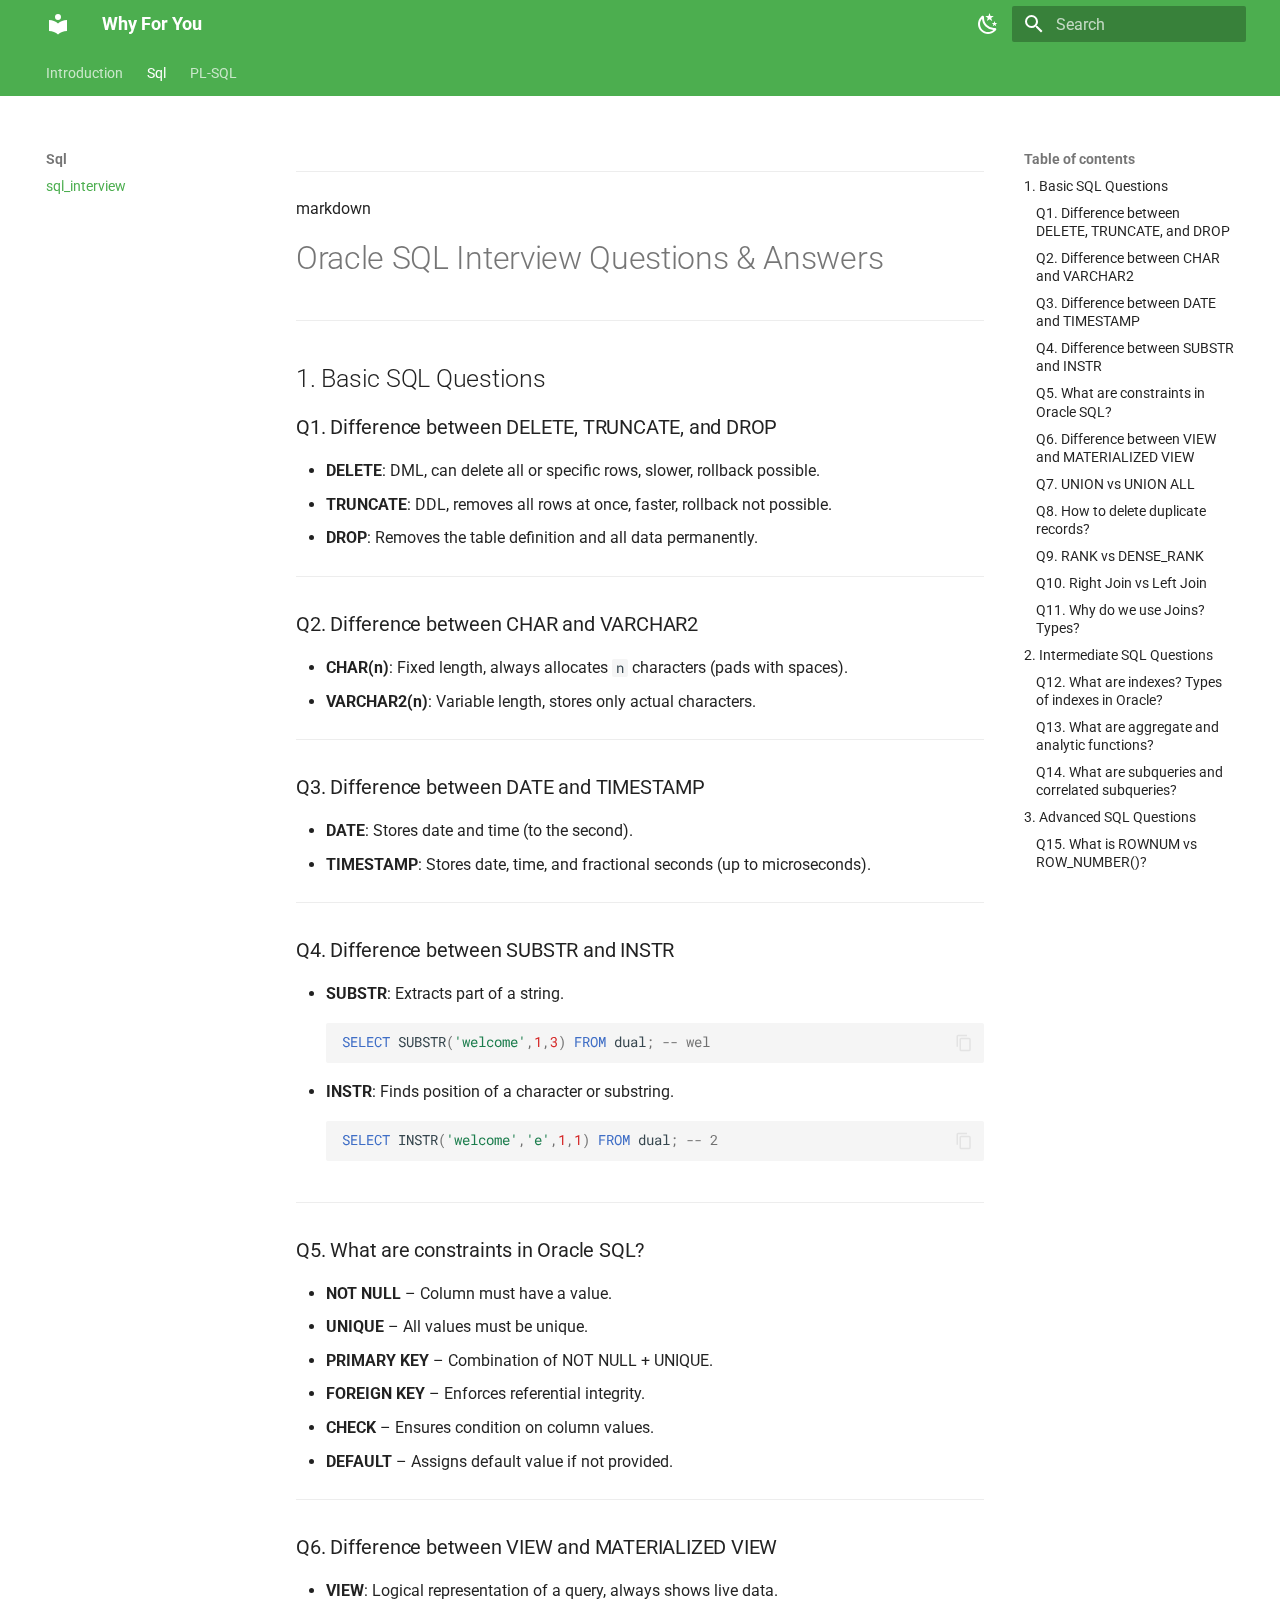
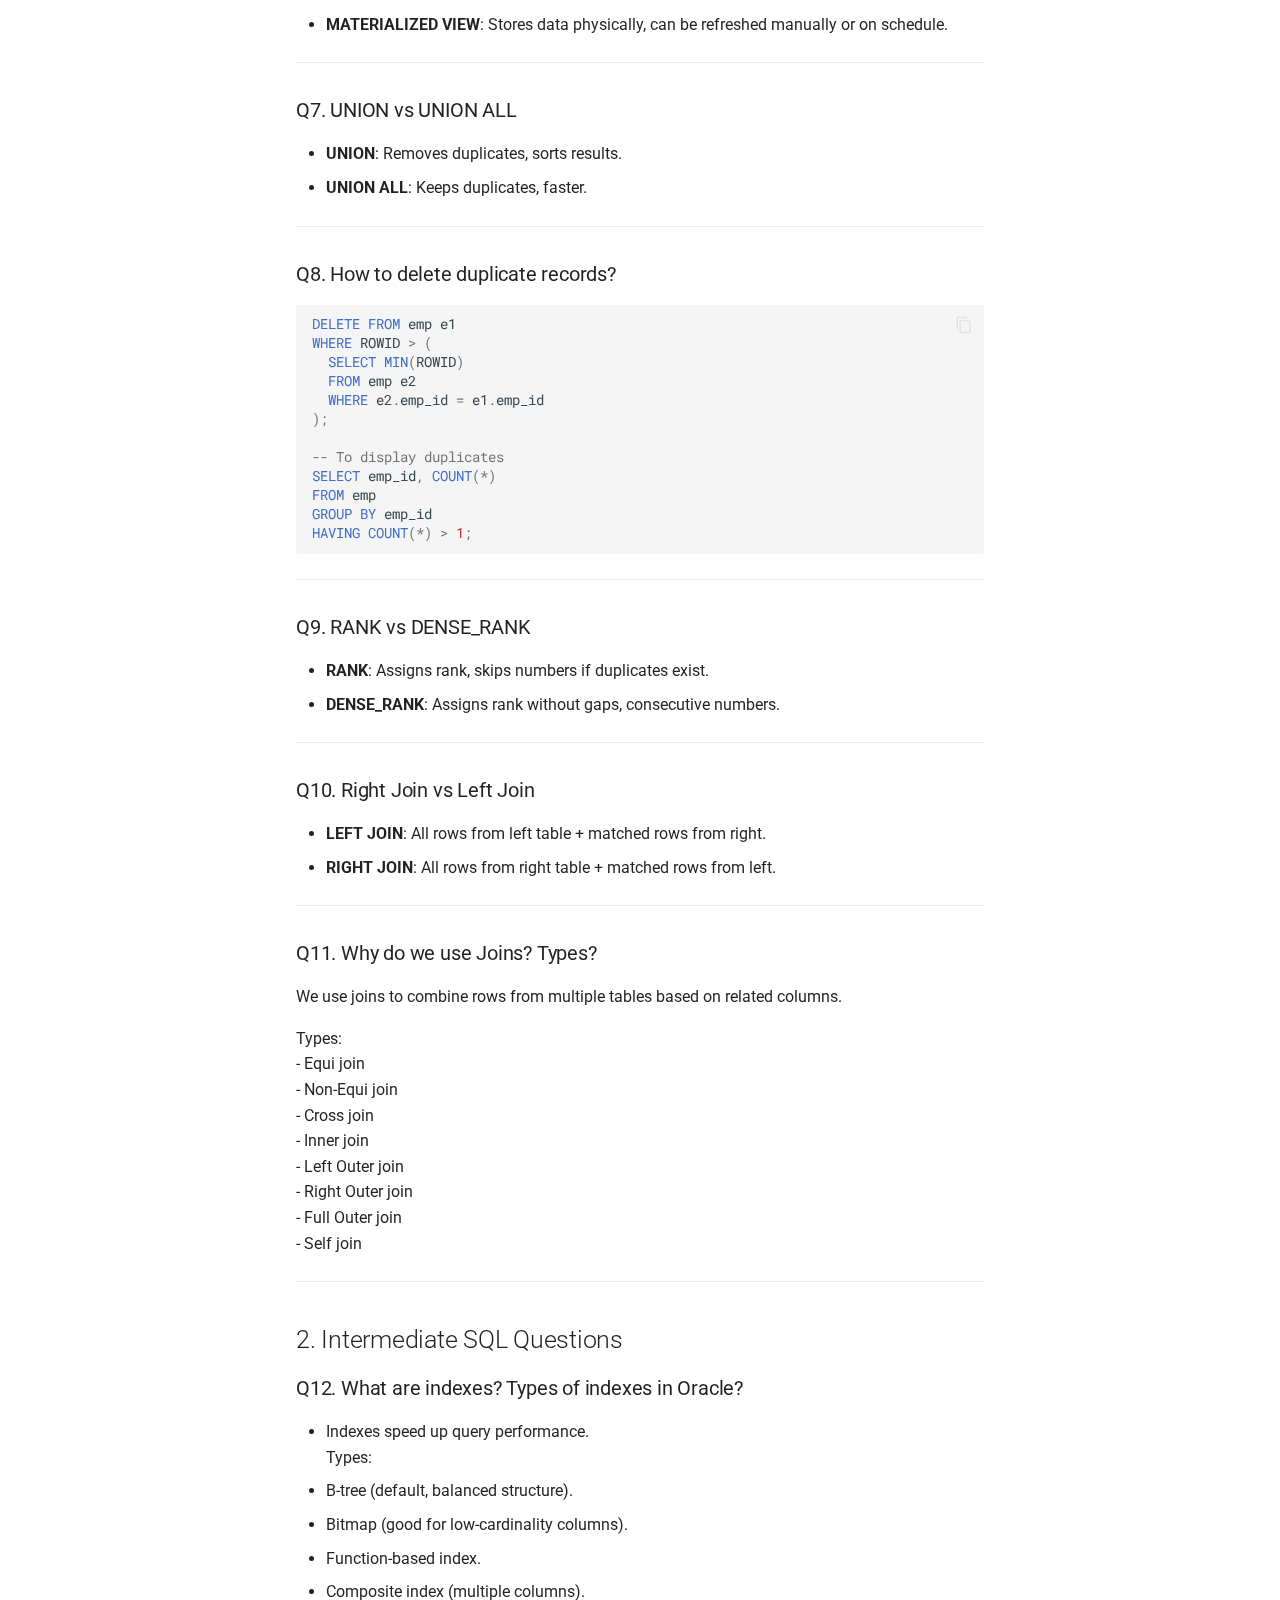
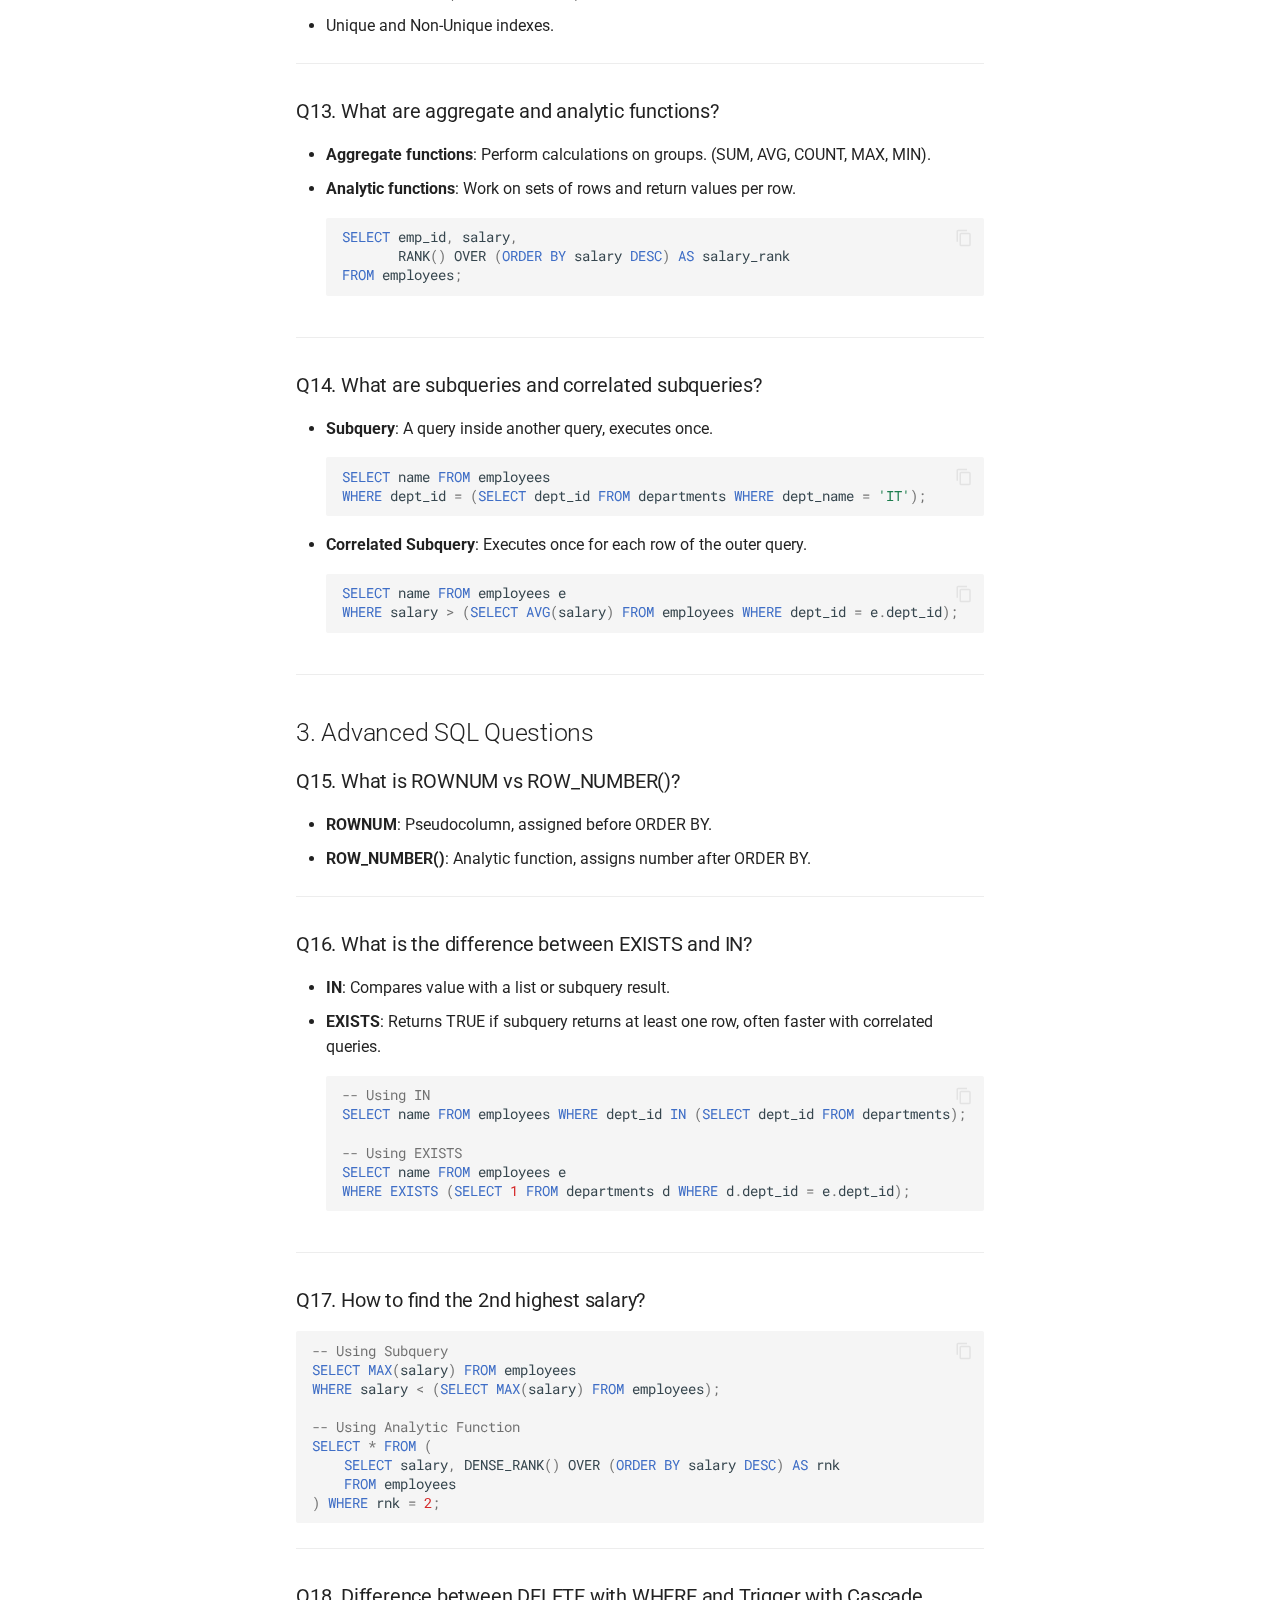
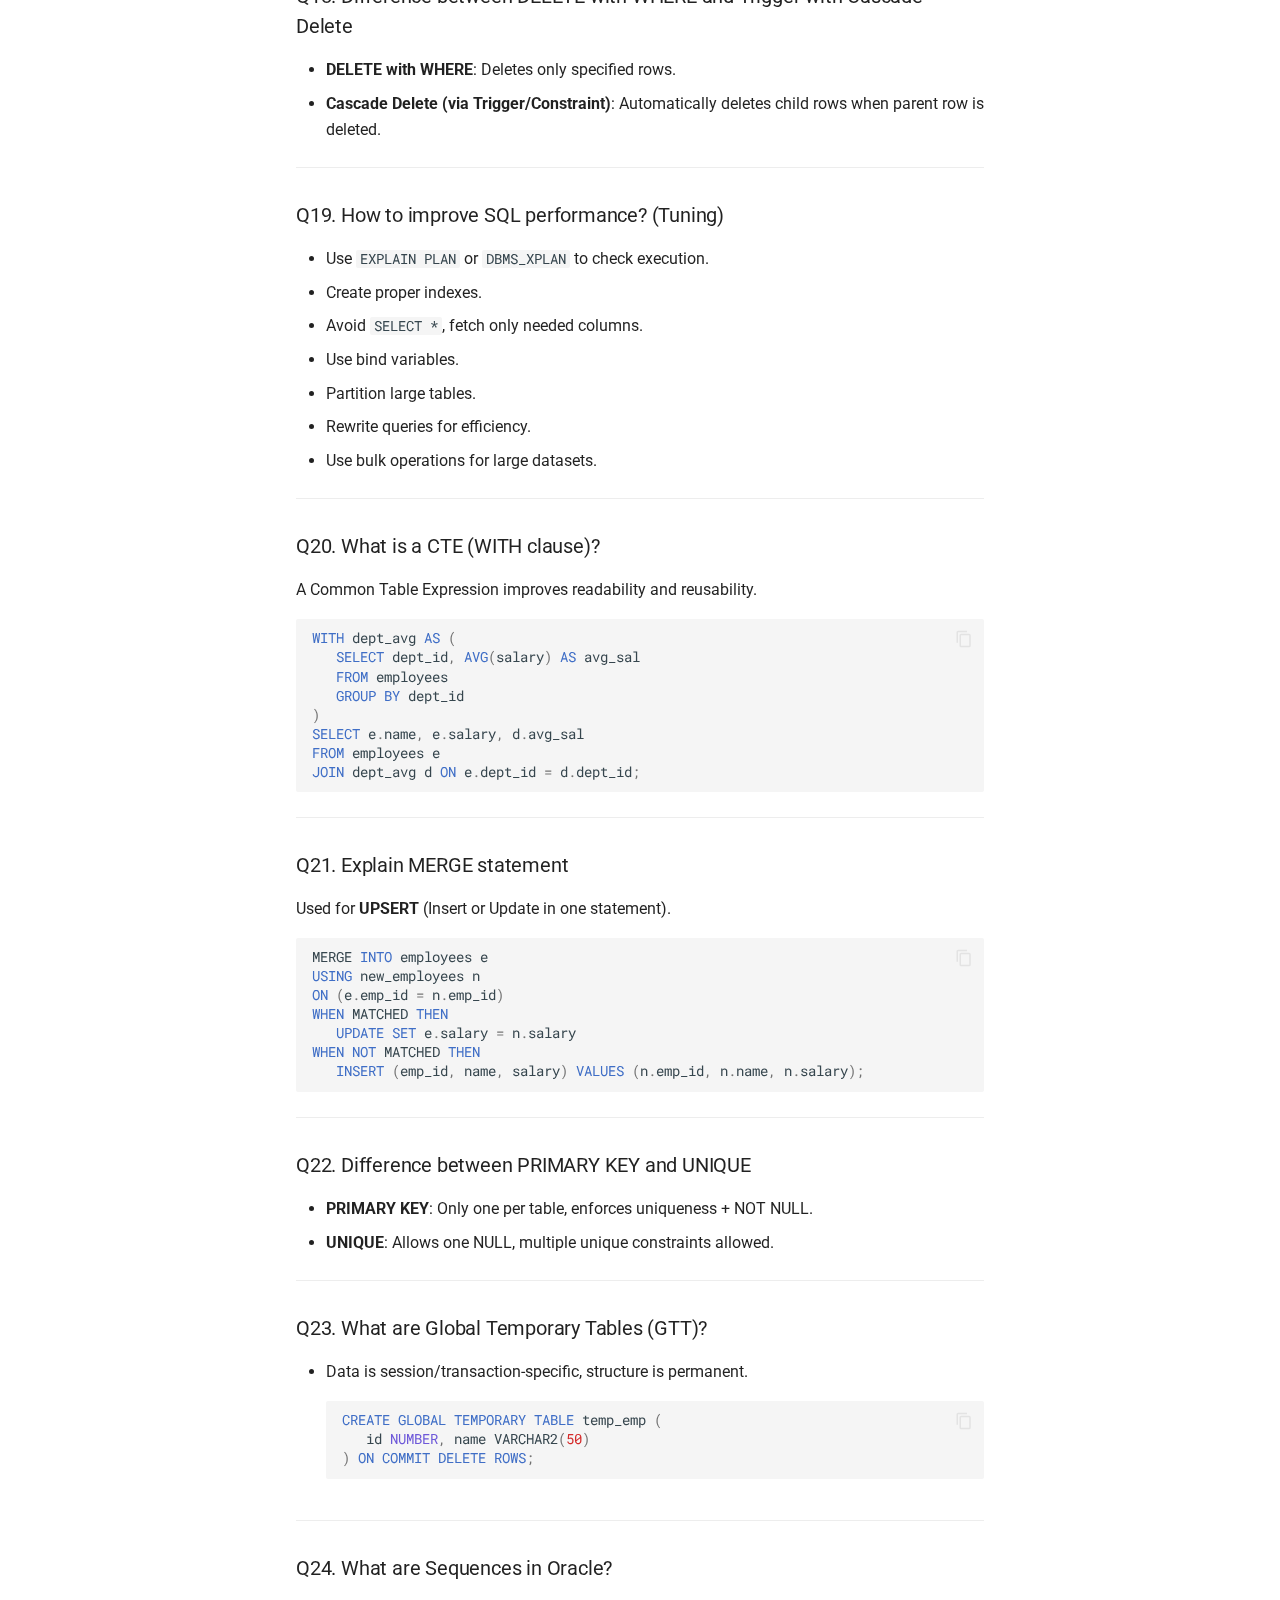
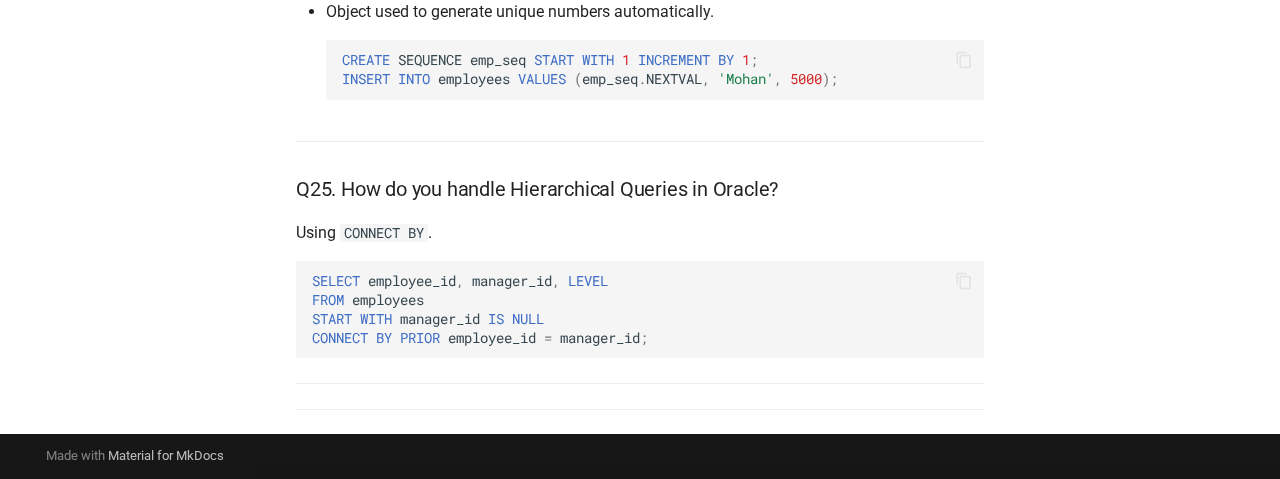
<file: PL_SQL/site/Interview/sql/index.html>
<!doctype html>
<html lang="en" class="no-js">
  <head>
    
      <meta charset="utf-8">
      <meta name="viewport" content="width=device-width,initial-scale=1">
      
      
      
      
        <link rel="prev" href="../Introduction/">
      
      
        <link rel="next" href="../pl_sql/">
      
      
      <link rel="icon" href="../../assets/images/favicon.png">
      <meta name="generator" content="mkdocs-1.6.1, mkdocs-material-9.6.16">
    
    
      
        <title>sql_interview - Why For You</title>
      
    
    
      <link rel="stylesheet" href="../../assets/stylesheets/main.7e37652d.min.css">
      
        
        <link rel="stylesheet" href="../../assets/stylesheets/palette.06af60db.min.css">
      
      


    
    
      
    
    
      
        
        
        <link rel="preconnect" href="https://fonts.gstatic.com" crossorigin>
        <link rel="stylesheet" href="https://fonts.googleapis.com/css?family=Roboto:300,300i,400,400i,700,700i%7CRoboto+Mono:400,400i,700,700i&display=fallback">
        <style>:root{--md-text-font:"Roboto";--md-code-font:"Roboto Mono"}</style>
      
    
    
    <script>__md_scope=new URL("../..",location),__md_hash=e=>[...e].reduce(((e,_)=>(e<<5)-e+_.charCodeAt(0)),0),__md_get=(e,_=localStorage,t=__md_scope)=>JSON.parse(_.getItem(t.pathname+"."+e)),__md_set=(e,_,t=localStorage,a=__md_scope)=>{try{t.setItem(a.pathname+"."+e,JSON.stringify(_))}catch(e){}}</script>
    
      

    
    
    
  </head>
  
  
    
    
      
    
    
    
    
    <body dir="ltr" data-md-color-scheme="default" data-md-color-primary="green" data-md-color-accent="indigo">
  
    
    <input class="md-toggle" data-md-toggle="drawer" type="checkbox" id="__drawer" autocomplete="off">
    <input class="md-toggle" data-md-toggle="search" type="checkbox" id="__search" autocomplete="off">
    <label class="md-overlay" for="__drawer"></label>
    <div data-md-component="skip">
      
        
        <a href="#oracle-sql-interview-questions-answers" class="md-skip">
          Skip to content
        </a>
      
    </div>
    <div data-md-component="announce">
      
    </div>
    
    
      

<header class="md-header" data-md-component="header">
  <nav class="md-header__inner md-grid" aria-label="Header">
    <a href="../.." title="Why For You" class="md-header__button md-logo" aria-label="Why For You" data-md-component="logo">
      
  
  <svg xmlns="http://www.w3.org/2000/svg" viewBox="0 0 24 24"><path d="M12 8a3 3 0 0 0 3-3 3 3 0 0 0-3-3 3 3 0 0 0-3 3 3 3 0 0 0 3 3m0 3.54C9.64 9.35 6.5 8 3 8v11c3.5 0 6.64 1.35 9 3.54 2.36-2.19 5.5-3.54 9-3.54V8c-3.5 0-6.64 1.35-9 3.54"/></svg>

    </a>
    <label class="md-header__button md-icon" for="__drawer">
      
      <svg xmlns="http://www.w3.org/2000/svg" viewBox="0 0 24 24"><path d="M3 6h18v2H3zm0 5h18v2H3zm0 5h18v2H3z"/></svg>
    </label>
    <div class="md-header__title" data-md-component="header-title">
      <div class="md-header__ellipsis">
        <div class="md-header__topic">
          <span class="md-ellipsis">
            Why For You
          </span>
        </div>
        <div class="md-header__topic" data-md-component="header-topic">
          <span class="md-ellipsis">
            
              sql_interview
            
          </span>
        </div>
      </div>
    </div>
    
      
        <form class="md-header__option" data-md-component="palette">
  
    
    
    
    <input class="md-option" data-md-color-media="" data-md-color-scheme="default" data-md-color-primary="green" data-md-color-accent="indigo"  aria-label="Switch to dark mode"  type="radio" name="__palette" id="__palette_0">
    
      <label class="md-header__button md-icon" title="Switch to dark mode" for="__palette_1" hidden>
        <svg xmlns="http://www.w3.org/2000/svg" viewBox="0 0 24 24"><path d="m17.75 4.09-2.53 1.94.91 3.06-2.63-1.81-2.63 1.81.91-3.06-2.53-1.94L12.44 4l1.06-3 1.06 3zm3.5 6.91-1.64 1.25.59 1.98-1.7-1.17-1.7 1.17.59-1.98L15.75 11l2.06-.05L18.5 9l.69 1.95zm-2.28 4.95c.83-.08 1.72 1.1 1.19 1.85-.32.45-.66.87-1.08 1.27C15.17 23 8.84 23 4.94 19.07c-3.91-3.9-3.91-10.24 0-14.14.4-.4.82-.76 1.27-1.08.75-.53 1.93.36 1.85 1.19-.27 2.86.69 5.83 2.89 8.02a9.96 9.96 0 0 0 8.02 2.89m-1.64 2.02a12.08 12.08 0 0 1-7.8-3.47c-2.17-2.19-3.33-5-3.49-7.82-2.81 3.14-2.7 7.96.31 10.98 3.02 3.01 7.84 3.12 10.98.31"/></svg>
      </label>
    
  
    
    
    
    <input class="md-option" data-md-color-media="" data-md-color-scheme="slate" data-md-color-primary="indigo" data-md-color-accent="indigo"  aria-label="Switch to light mode"  type="radio" name="__palette" id="__palette_1">
    
      <label class="md-header__button md-icon" title="Switch to light mode" for="__palette_0" hidden>
        <svg xmlns="http://www.w3.org/2000/svg" viewBox="0 0 24 24"><path d="m3.55 19.09 1.41 1.41 1.8-1.79-1.42-1.42M12 6c-3.31 0-6 2.69-6 6s2.69 6 6 6 6-2.69 6-6c0-3.32-2.69-6-6-6m8 7h3v-2h-3m-2.76 7.71 1.8 1.79 1.41-1.41-1.79-1.8M20.45 5l-1.41-1.4-1.8 1.79 1.42 1.42M13 1h-2v3h2M6.76 5.39 4.96 3.6 3.55 5l1.79 1.81zM1 13h3v-2H1m12 9h-2v3h2"/></svg>
      </label>
    
  
</form>
      
    
    
      <script>var palette=__md_get("__palette");if(palette&&palette.color){if("(prefers-color-scheme)"===palette.color.media){var media=matchMedia("(prefers-color-scheme: light)"),input=document.querySelector(media.matches?"[data-md-color-media='(prefers-color-scheme: light)']":"[data-md-color-media='(prefers-color-scheme: dark)']");palette.color.media=input.getAttribute("data-md-color-media"),palette.color.scheme=input.getAttribute("data-md-color-scheme"),palette.color.primary=input.getAttribute("data-md-color-primary"),palette.color.accent=input.getAttribute("data-md-color-accent")}for(var[key,value]of Object.entries(palette.color))document.body.setAttribute("data-md-color-"+key,value)}</script>
    
    
    
      
      
        <label class="md-header__button md-icon" for="__search">
          
          <svg xmlns="http://www.w3.org/2000/svg" viewBox="0 0 24 24"><path d="M9.5 3A6.5 6.5 0 0 1 16 9.5c0 1.61-.59 3.09-1.56 4.23l.27.27h.79l5 5-1.5 1.5-5-5v-.79l-.27-.27A6.52 6.52 0 0 1 9.5 16 6.5 6.5 0 0 1 3 9.5 6.5 6.5 0 0 1 9.5 3m0 2C7 5 5 7 5 9.5S7 14 9.5 14 14 12 14 9.5 12 5 9.5 5"/></svg>
        </label>
        <div class="md-search" data-md-component="search" role="dialog">
  <label class="md-search__overlay" for="__search"></label>
  <div class="md-search__inner" role="search">
    <form class="md-search__form" name="search">
      <input type="text" class="md-search__input" name="query" aria-label="Search" placeholder="Search" autocapitalize="off" autocorrect="off" autocomplete="off" spellcheck="false" data-md-component="search-query" required>
      <label class="md-search__icon md-icon" for="__search">
        
        <svg xmlns="http://www.w3.org/2000/svg" viewBox="0 0 24 24"><path d="M9.5 3A6.5 6.5 0 0 1 16 9.5c0 1.61-.59 3.09-1.56 4.23l.27.27h.79l5 5-1.5 1.5-5-5v-.79l-.27-.27A6.52 6.52 0 0 1 9.5 16 6.5 6.5 0 0 1 3 9.5 6.5 6.5 0 0 1 9.5 3m0 2C7 5 5 7 5 9.5S7 14 9.5 14 14 12 14 9.5 12 5 9.5 5"/></svg>
        
        <svg xmlns="http://www.w3.org/2000/svg" viewBox="0 0 24 24"><path d="M20 11v2H8l5.5 5.5-1.42 1.42L4.16 12l7.92-7.92L13.5 5.5 8 11z"/></svg>
      </label>
      <nav class="md-search__options" aria-label="Search">
        
        <button type="reset" class="md-search__icon md-icon" title="Clear" aria-label="Clear" tabindex="-1">
          
          <svg xmlns="http://www.w3.org/2000/svg" viewBox="0 0 24 24"><path d="M19 6.41 17.59 5 12 10.59 6.41 5 5 6.41 10.59 12 5 17.59 6.41 19 12 13.41 17.59 19 19 17.59 13.41 12z"/></svg>
        </button>
      </nav>
      
        <div class="md-search__suggest" data-md-component="search-suggest"></div>
      
    </form>
    <div class="md-search__output">
      <div class="md-search__scrollwrap" tabindex="0" data-md-scrollfix>
        <div class="md-search-result" data-md-component="search-result">
          <div class="md-search-result__meta">
            Initializing search
          </div>
          <ol class="md-search-result__list" role="presentation"></ol>
        </div>
      </div>
    </div>
  </div>
</div>
      
    
    
  </nav>
  
</header>
    
    <div class="md-container" data-md-component="container">
      
      
        
          
            
<nav class="md-tabs" aria-label="Tabs" data-md-component="tabs">
  <div class="md-grid">
    <ul class="md-tabs__list">
      
        
  
  
  
  
    
    
      <li class="md-tabs__item">
        <a href="../Introduction/" class="md-tabs__link">
          
  
  
  Introduction

        </a>
      </li>
    
  

      
        
  
  
  
    
  
  
    
    
      <li class="md-tabs__item md-tabs__item--active">
        <a href="./" class="md-tabs__link">
          
  
  
  Sql

        </a>
      </li>
    
  

      
        
  
  
  
  
    
    
      <li class="md-tabs__item">
        <a href="../pl_sql/" class="md-tabs__link">
          
  
  
  PL-SQL

        </a>
      </li>
    
  

      
    </ul>
  </div>
</nav>
          
        
      
      <main class="md-main" data-md-component="main">
        <div class="md-main__inner md-grid">
          
            
              
              <div class="md-sidebar md-sidebar--primary" data-md-component="sidebar" data-md-type="navigation" >
                <div class="md-sidebar__scrollwrap">
                  <div class="md-sidebar__inner">
                    


  


<nav class="md-nav md-nav--primary md-nav--lifted" aria-label="Navigation" data-md-level="0">
  <label class="md-nav__title" for="__drawer">
    <a href="../.." title="Why For You" class="md-nav__button md-logo" aria-label="Why For You" data-md-component="logo">
      
  
  <svg xmlns="http://www.w3.org/2000/svg" viewBox="0 0 24 24"><path d="M12 8a3 3 0 0 0 3-3 3 3 0 0 0-3-3 3 3 0 0 0-3 3 3 3 0 0 0 3 3m0 3.54C9.64 9.35 6.5 8 3 8v11c3.5 0 6.64 1.35 9 3.54 2.36-2.19 5.5-3.54 9-3.54V8c-3.5 0-6.64 1.35-9 3.54"/></svg>

    </a>
    Why For You
  </label>
  
  <ul class="md-nav__list" data-md-scrollfix>
    
      
      
  
  
  
  
    
    
    
    
      
      
    
    
    <li class="md-nav__item md-nav__item--nested">
      
        
        
        <input class="md-nav__toggle md-toggle " type="checkbox" id="__nav_1" >
        
          
          <label class="md-nav__link" for="__nav_1" id="__nav_1_label" tabindex="0">
            
  
  
  <span class="md-ellipsis">
    Introduction
    
  </span>
  

            <span class="md-nav__icon md-icon"></span>
          </label>
        
        <nav class="md-nav" data-md-level="1" aria-labelledby="__nav_1_label" aria-expanded="false">
          <label class="md-nav__title" for="__nav_1">
            <span class="md-nav__icon md-icon"></span>
            Introduction
          </label>
          <ul class="md-nav__list" data-md-scrollfix>
            
              
                
  
  
  
  
    <li class="md-nav__item">
      <a href="../Introduction/" class="md-nav__link">
        
  
  
  <span class="md-ellipsis">
    My_intro
    
  </span>
  

      </a>
    </li>
  

              
            
          </ul>
        </nav>
      
    </li>
  

    
      
      
  
  
    
  
  
  
    
    
    
    
      
        
        
      
      
    
    
    <li class="md-nav__item md-nav__item--active md-nav__item--section md-nav__item--nested">
      
        
        
        <input class="md-nav__toggle md-toggle " type="checkbox" id="__nav_2" checked>
        
          
          <label class="md-nav__link" for="__nav_2" id="__nav_2_label" tabindex="">
            
  
  
  <span class="md-ellipsis">
    Sql
    
  </span>
  

            <span class="md-nav__icon md-icon"></span>
          </label>
        
        <nav class="md-nav" data-md-level="1" aria-labelledby="__nav_2_label" aria-expanded="true">
          <label class="md-nav__title" for="__nav_2">
            <span class="md-nav__icon md-icon"></span>
            Sql
          </label>
          <ul class="md-nav__list" data-md-scrollfix>
            
              
                
  
  
    
  
  
  
    <li class="md-nav__item md-nav__item--active">
      
      <input class="md-nav__toggle md-toggle" type="checkbox" id="__toc">
      
      
        
      
      
        <label class="md-nav__link md-nav__link--active" for="__toc">
          
  
  
  <span class="md-ellipsis">
    sql_interview
    
  </span>
  

          <span class="md-nav__icon md-icon"></span>
        </label>
      
      <a href="./" class="md-nav__link md-nav__link--active">
        
  
  
  <span class="md-ellipsis">
    sql_interview
    
  </span>
  

      </a>
      
        

<nav class="md-nav md-nav--secondary" aria-label="Table of contents">
  
  
  
    
  
  
    <label class="md-nav__title" for="__toc">
      <span class="md-nav__icon md-icon"></span>
      Table of contents
    </label>
    <ul class="md-nav__list" data-md-component="toc" data-md-scrollfix>
      
        <li class="md-nav__item">
  <a href="#1-basic-sql-questions" class="md-nav__link">
    <span class="md-ellipsis">
      1. Basic SQL Questions
    </span>
  </a>
  
    <nav class="md-nav" aria-label="1. Basic SQL Questions">
      <ul class="md-nav__list">
        
          <li class="md-nav__item">
  <a href="#q1-difference-between-delete-truncate-and-drop" class="md-nav__link">
    <span class="md-ellipsis">
      Q1. Difference between DELETE, TRUNCATE, and DROP
    </span>
  </a>
  
</li>
        
          <li class="md-nav__item">
  <a href="#q2-difference-between-char-and-varchar2" class="md-nav__link">
    <span class="md-ellipsis">
      Q2. Difference between CHAR and VARCHAR2
    </span>
  </a>
  
</li>
        
          <li class="md-nav__item">
  <a href="#q3-difference-between-date-and-timestamp" class="md-nav__link">
    <span class="md-ellipsis">
      Q3. Difference between DATE and TIMESTAMP
    </span>
  </a>
  
</li>
        
          <li class="md-nav__item">
  <a href="#q4-difference-between-substr-and-instr" class="md-nav__link">
    <span class="md-ellipsis">
      Q4. Difference between SUBSTR and INSTR
    </span>
  </a>
  
</li>
        
          <li class="md-nav__item">
  <a href="#q5-what-are-constraints-in-oracle-sql" class="md-nav__link">
    <span class="md-ellipsis">
      Q5. What are constraints in Oracle SQL?
    </span>
  </a>
  
</li>
        
          <li class="md-nav__item">
  <a href="#q6-difference-between-view-and-materialized-view" class="md-nav__link">
    <span class="md-ellipsis">
      Q6. Difference between VIEW and MATERIALIZED VIEW
    </span>
  </a>
  
</li>
        
          <li class="md-nav__item">
  <a href="#q7-union-vs-union-all" class="md-nav__link">
    <span class="md-ellipsis">
      Q7. UNION vs UNION ALL
    </span>
  </a>
  
</li>
        
          <li class="md-nav__item">
  <a href="#q8-how-to-delete-duplicate-records" class="md-nav__link">
    <span class="md-ellipsis">
      Q8. How to delete duplicate records?
    </span>
  </a>
  
</li>
        
          <li class="md-nav__item">
  <a href="#q9-rank-vs-dense_rank" class="md-nav__link">
    <span class="md-ellipsis">
      Q9. RANK vs DENSE_RANK
    </span>
  </a>
  
</li>
        
          <li class="md-nav__item">
  <a href="#q10-right-join-vs-left-join" class="md-nav__link">
    <span class="md-ellipsis">
      Q10. Right Join vs Left Join
    </span>
  </a>
  
</li>
        
          <li class="md-nav__item">
  <a href="#q11-why-do-we-use-joins-types" class="md-nav__link">
    <span class="md-ellipsis">
      Q11. Why do we use Joins? Types?
    </span>
  </a>
  
</li>
        
      </ul>
    </nav>
  
</li>
      
        <li class="md-nav__item">
  <a href="#2-intermediate-sql-questions" class="md-nav__link">
    <span class="md-ellipsis">
      2. Intermediate SQL Questions
    </span>
  </a>
  
    <nav class="md-nav" aria-label="2. Intermediate SQL Questions">
      <ul class="md-nav__list">
        
          <li class="md-nav__item">
  <a href="#q12-what-are-indexes-types-of-indexes-in-oracle" class="md-nav__link">
    <span class="md-ellipsis">
      Q12. What are indexes? Types of indexes in Oracle?
    </span>
  </a>
  
</li>
        
          <li class="md-nav__item">
  <a href="#q13-what-are-aggregate-and-analytic-functions" class="md-nav__link">
    <span class="md-ellipsis">
      Q13. What are aggregate and analytic functions?
    </span>
  </a>
  
</li>
        
          <li class="md-nav__item">
  <a href="#q14-what-are-subqueries-and-correlated-subqueries" class="md-nav__link">
    <span class="md-ellipsis">
      Q14. What are subqueries and correlated subqueries?
    </span>
  </a>
  
</li>
        
      </ul>
    </nav>
  
</li>
      
        <li class="md-nav__item">
  <a href="#3-advanced-sql-questions" class="md-nav__link">
    <span class="md-ellipsis">
      3. Advanced SQL Questions
    </span>
  </a>
  
    <nav class="md-nav" aria-label="3. Advanced SQL Questions">
      <ul class="md-nav__list">
        
          <li class="md-nav__item">
  <a href="#q15-what-is-rownum-vs-row_number" class="md-nav__link">
    <span class="md-ellipsis">
      Q15. What is ROWNUM vs ROW_NUMBER()?
    </span>
  </a>
  
</li>
        
          <li class="md-nav__item">
  <a href="#q16-what-is-the-difference-between-exists-and-in" class="md-nav__link">
    <span class="md-ellipsis">
      Q16. What is the difference between EXISTS and IN?
    </span>
  </a>
  
</li>
        
          <li class="md-nav__item">
  <a href="#q17-how-to-find-the-2nd-highest-salary" class="md-nav__link">
    <span class="md-ellipsis">
      Q17. How to find the 2nd highest salary?
    </span>
  </a>
  
</li>
        
          <li class="md-nav__item">
  <a href="#q18-difference-between-delete-with-where-and-trigger-with-cascade-delete" class="md-nav__link">
    <span class="md-ellipsis">
      Q18. Difference between DELETE with WHERE and Trigger with Cascade Delete
    </span>
  </a>
  
</li>
        
          <li class="md-nav__item">
  <a href="#q19-how-to-improve-sql-performance-tuning" class="md-nav__link">
    <span class="md-ellipsis">
      Q19. How to improve SQL performance? (Tuning)
    </span>
  </a>
  
</li>
        
          <li class="md-nav__item">
  <a href="#q20-what-is-a-cte-with-clause" class="md-nav__link">
    <span class="md-ellipsis">
      Q20. What is a CTE (WITH clause)?
    </span>
  </a>
  
</li>
        
          <li class="md-nav__item">
  <a href="#q21-explain-merge-statement" class="md-nav__link">
    <span class="md-ellipsis">
      Q21. Explain MERGE statement
    </span>
  </a>
  
</li>
        
          <li class="md-nav__item">
  <a href="#q22-difference-between-primary-key-and-unique" class="md-nav__link">
    <span class="md-ellipsis">
      Q22. Difference between PRIMARY KEY and UNIQUE
    </span>
  </a>
  
</li>
        
          <li class="md-nav__item">
  <a href="#q23-what-are-global-temporary-tables-gtt" class="md-nav__link">
    <span class="md-ellipsis">
      Q23. What are Global Temporary Tables (GTT)?
    </span>
  </a>
  
</li>
        
          <li class="md-nav__item">
  <a href="#q24-what-are-sequences-in-oracle" class="md-nav__link">
    <span class="md-ellipsis">
      Q24. What are Sequences in Oracle?
    </span>
  </a>
  
</li>
        
          <li class="md-nav__item">
  <a href="#q25-how-do-you-handle-hierarchical-queries-in-oracle" class="md-nav__link">
    <span class="md-ellipsis">
      Q25. How do you handle Hierarchical Queries in Oracle?
    </span>
  </a>
  
</li>
        
      </ul>
    </nav>
  
</li>
      
    </ul>
  
</nav>
      
    </li>
  

              
            
          </ul>
        </nav>
      
    </li>
  

    
      
      
  
  
  
  
    
    
    
    
      
      
    
    
    <li class="md-nav__item md-nav__item--nested">
      
        
        
        <input class="md-nav__toggle md-toggle " type="checkbox" id="__nav_3" >
        
          
          <label class="md-nav__link" for="__nav_3" id="__nav_3_label" tabindex="0">
            
  
  
  <span class="md-ellipsis">
    PL-SQL
    
  </span>
  

            <span class="md-nav__icon md-icon"></span>
          </label>
        
        <nav class="md-nav" data-md-level="1" aria-labelledby="__nav_3_label" aria-expanded="false">
          <label class="md-nav__title" for="__nav_3">
            <span class="md-nav__icon md-icon"></span>
            PL-SQL
          </label>
          <ul class="md-nav__list" data-md-scrollfix>
            
              
                
  
  
  
  
    <li class="md-nav__item">
      <a href="../pl_sql/" class="md-nav__link">
        
  
  
  <span class="md-ellipsis">
    Plsql-Intro
    
  </span>
  

      </a>
    </li>
  

              
            
          </ul>
        </nav>
      
    </li>
  

    
  </ul>
</nav>
                  </div>
                </div>
              </div>
            
            
              
              <div class="md-sidebar md-sidebar--secondary" data-md-component="sidebar" data-md-type="toc" >
                <div class="md-sidebar__scrollwrap">
                  <div class="md-sidebar__inner">
                    

<nav class="md-nav md-nav--secondary" aria-label="Table of contents">
  
  
  
    
  
  
    <label class="md-nav__title" for="__toc">
      <span class="md-nav__icon md-icon"></span>
      Table of contents
    </label>
    <ul class="md-nav__list" data-md-component="toc" data-md-scrollfix>
      
        <li class="md-nav__item">
  <a href="#1-basic-sql-questions" class="md-nav__link">
    <span class="md-ellipsis">
      1. Basic SQL Questions
    </span>
  </a>
  
    <nav class="md-nav" aria-label="1. Basic SQL Questions">
      <ul class="md-nav__list">
        
          <li class="md-nav__item">
  <a href="#q1-difference-between-delete-truncate-and-drop" class="md-nav__link">
    <span class="md-ellipsis">
      Q1. Difference between DELETE, TRUNCATE, and DROP
    </span>
  </a>
  
</li>
        
          <li class="md-nav__item">
  <a href="#q2-difference-between-char-and-varchar2" class="md-nav__link">
    <span class="md-ellipsis">
      Q2. Difference between CHAR and VARCHAR2
    </span>
  </a>
  
</li>
        
          <li class="md-nav__item">
  <a href="#q3-difference-between-date-and-timestamp" class="md-nav__link">
    <span class="md-ellipsis">
      Q3. Difference between DATE and TIMESTAMP
    </span>
  </a>
  
</li>
        
          <li class="md-nav__item">
  <a href="#q4-difference-between-substr-and-instr" class="md-nav__link">
    <span class="md-ellipsis">
      Q4. Difference between SUBSTR and INSTR
    </span>
  </a>
  
</li>
        
          <li class="md-nav__item">
  <a href="#q5-what-are-constraints-in-oracle-sql" class="md-nav__link">
    <span class="md-ellipsis">
      Q5. What are constraints in Oracle SQL?
    </span>
  </a>
  
</li>
        
          <li class="md-nav__item">
  <a href="#q6-difference-between-view-and-materialized-view" class="md-nav__link">
    <span class="md-ellipsis">
      Q6. Difference between VIEW and MATERIALIZED VIEW
    </span>
  </a>
  
</li>
        
          <li class="md-nav__item">
  <a href="#q7-union-vs-union-all" class="md-nav__link">
    <span class="md-ellipsis">
      Q7. UNION vs UNION ALL
    </span>
  </a>
  
</li>
        
          <li class="md-nav__item">
  <a href="#q8-how-to-delete-duplicate-records" class="md-nav__link">
    <span class="md-ellipsis">
      Q8. How to delete duplicate records?
    </span>
  </a>
  
</li>
        
          <li class="md-nav__item">
  <a href="#q9-rank-vs-dense_rank" class="md-nav__link">
    <span class="md-ellipsis">
      Q9. RANK vs DENSE_RANK
    </span>
  </a>
  
</li>
        
          <li class="md-nav__item">
  <a href="#q10-right-join-vs-left-join" class="md-nav__link">
    <span class="md-ellipsis">
      Q10. Right Join vs Left Join
    </span>
  </a>
  
</li>
        
          <li class="md-nav__item">
  <a href="#q11-why-do-we-use-joins-types" class="md-nav__link">
    <span class="md-ellipsis">
      Q11. Why do we use Joins? Types?
    </span>
  </a>
  
</li>
        
      </ul>
    </nav>
  
</li>
      
        <li class="md-nav__item">
  <a href="#2-intermediate-sql-questions" class="md-nav__link">
    <span class="md-ellipsis">
      2. Intermediate SQL Questions
    </span>
  </a>
  
    <nav class="md-nav" aria-label="2. Intermediate SQL Questions">
      <ul class="md-nav__list">
        
          <li class="md-nav__item">
  <a href="#q12-what-are-indexes-types-of-indexes-in-oracle" class="md-nav__link">
    <span class="md-ellipsis">
      Q12. What are indexes? Types of indexes in Oracle?
    </span>
  </a>
  
</li>
        
          <li class="md-nav__item">
  <a href="#q13-what-are-aggregate-and-analytic-functions" class="md-nav__link">
    <span class="md-ellipsis">
      Q13. What are aggregate and analytic functions?
    </span>
  </a>
  
</li>
        
          <li class="md-nav__item">
  <a href="#q14-what-are-subqueries-and-correlated-subqueries" class="md-nav__link">
    <span class="md-ellipsis">
      Q14. What are subqueries and correlated subqueries?
    </span>
  </a>
  
</li>
        
      </ul>
    </nav>
  
</li>
      
        <li class="md-nav__item">
  <a href="#3-advanced-sql-questions" class="md-nav__link">
    <span class="md-ellipsis">
      3. Advanced SQL Questions
    </span>
  </a>
  
    <nav class="md-nav" aria-label="3. Advanced SQL Questions">
      <ul class="md-nav__list">
        
          <li class="md-nav__item">
  <a href="#q15-what-is-rownum-vs-row_number" class="md-nav__link">
    <span class="md-ellipsis">
      Q15. What is ROWNUM vs ROW_NUMBER()?
    </span>
  </a>
  
</li>
        
          <li class="md-nav__item">
  <a href="#q16-what-is-the-difference-between-exists-and-in" class="md-nav__link">
    <span class="md-ellipsis">
      Q16. What is the difference between EXISTS and IN?
    </span>
  </a>
  
</li>
        
          <li class="md-nav__item">
  <a href="#q17-how-to-find-the-2nd-highest-salary" class="md-nav__link">
    <span class="md-ellipsis">
      Q17. How to find the 2nd highest salary?
    </span>
  </a>
  
</li>
        
          <li class="md-nav__item">
  <a href="#q18-difference-between-delete-with-where-and-trigger-with-cascade-delete" class="md-nav__link">
    <span class="md-ellipsis">
      Q18. Difference between DELETE with WHERE and Trigger with Cascade Delete
    </span>
  </a>
  
</li>
        
          <li class="md-nav__item">
  <a href="#q19-how-to-improve-sql-performance-tuning" class="md-nav__link">
    <span class="md-ellipsis">
      Q19. How to improve SQL performance? (Tuning)
    </span>
  </a>
  
</li>
        
          <li class="md-nav__item">
  <a href="#q20-what-is-a-cte-with-clause" class="md-nav__link">
    <span class="md-ellipsis">
      Q20. What is a CTE (WITH clause)?
    </span>
  </a>
  
</li>
        
          <li class="md-nav__item">
  <a href="#q21-explain-merge-statement" class="md-nav__link">
    <span class="md-ellipsis">
      Q21. Explain MERGE statement
    </span>
  </a>
  
</li>
        
          <li class="md-nav__item">
  <a href="#q22-difference-between-primary-key-and-unique" class="md-nav__link">
    <span class="md-ellipsis">
      Q22. Difference between PRIMARY KEY and UNIQUE
    </span>
  </a>
  
</li>
        
          <li class="md-nav__item">
  <a href="#q23-what-are-global-temporary-tables-gtt" class="md-nav__link">
    <span class="md-ellipsis">
      Q23. What are Global Temporary Tables (GTT)?
    </span>
  </a>
  
</li>
        
          <li class="md-nav__item">
  <a href="#q24-what-are-sequences-in-oracle" class="md-nav__link">
    <span class="md-ellipsis">
      Q24. What are Sequences in Oracle?
    </span>
  </a>
  
</li>
        
          <li class="md-nav__item">
  <a href="#q25-how-do-you-handle-hierarchical-queries-in-oracle" class="md-nav__link">
    <span class="md-ellipsis">
      Q25. How do you handle Hierarchical Queries in Oracle?
    </span>
  </a>
  
</li>
        
      </ul>
    </nav>
  
</li>
      
    </ul>
  
</nav>
                  </div>
                </div>
              </div>
            
          
          
            <div class="md-content" data-md-component="content">
              <article class="md-content__inner md-typeset">
                
                  



<hr />
<p>markdown</p>
<h1 id="oracle-sql-interview-questions-answers">Oracle SQL Interview Questions &amp; Answers<a class="headerlink" href="#oracle-sql-interview-questions-answers" title="Permanent link">&para;</a></h1>
<hr />
<h2 id="1-basic-sql-questions">1. Basic SQL Questions<a class="headerlink" href="#1-basic-sql-questions" title="Permanent link">&para;</a></h2>
<h3 id="q1-difference-between-delete-truncate-and-drop">Q1. Difference between DELETE, TRUNCATE, and DROP<a class="headerlink" href="#q1-difference-between-delete-truncate-and-drop" title="Permanent link">&para;</a></h3>
<ul>
<li><strong>DELETE</strong>: DML, can delete all or specific rows, slower, rollback possible.  </li>
<li><strong>TRUNCATE</strong>: DDL, removes all rows at once, faster, rollback not possible.  </li>
<li><strong>DROP</strong>: Removes the table definition and all data permanently.  </li>
</ul>
<hr />
<h3 id="q2-difference-between-char-and-varchar2">Q2. Difference between CHAR and VARCHAR2<a class="headerlink" href="#q2-difference-between-char-and-varchar2" title="Permanent link">&para;</a></h3>
<ul>
<li><strong>CHAR(n)</strong>: Fixed length, always allocates <code>n</code> characters (pads with spaces).  </li>
<li><strong>VARCHAR2(n)</strong>: Variable length, stores only actual characters.  </li>
</ul>
<hr />
<h3 id="q3-difference-between-date-and-timestamp">Q3. Difference between DATE and TIMESTAMP<a class="headerlink" href="#q3-difference-between-date-and-timestamp" title="Permanent link">&para;</a></h3>
<ul>
<li><strong>DATE</strong>: Stores date and time (to the second).  </li>
<li><strong>TIMESTAMP</strong>: Stores date, time, and fractional seconds (up to microseconds).  </li>
</ul>
<hr />
<h3 id="q4-difference-between-substr-and-instr">Q4. Difference between SUBSTR and INSTR<a class="headerlink" href="#q4-difference-between-substr-and-instr" title="Permanent link">&para;</a></h3>
<ul>
<li><strong>SUBSTR</strong>: Extracts part of a string.<br />
<div class="highlight"><pre><span></span><code><span class="k">SELECT</span><span class="w"> </span><span class="n">SUBSTR</span><span class="p">(</span><span class="s1">&#39;welcome&#39;</span><span class="p">,</span><span class="mi">1</span><span class="p">,</span><span class="mi">3</span><span class="p">)</span><span class="w"> </span><span class="k">FROM</span><span class="w"> </span><span class="n">dual</span><span class="p">;</span><span class="w"> </span><span class="c1">-- wel</span>
</code></pre></div></li>
<li><strong>INSTR</strong>: Finds position of a character or substring.<br />
<div class="highlight"><pre><span></span><code><span class="k">SELECT</span><span class="w"> </span><span class="n">INSTR</span><span class="p">(</span><span class="s1">&#39;welcome&#39;</span><span class="p">,</span><span class="s1">&#39;e&#39;</span><span class="p">,</span><span class="mi">1</span><span class="p">,</span><span class="mi">1</span><span class="p">)</span><span class="w"> </span><span class="k">FROM</span><span class="w"> </span><span class="n">dual</span><span class="p">;</span><span class="w"> </span><span class="c1">-- 2</span>
</code></pre></div></li>
</ul>
<hr />
<h3 id="q5-what-are-constraints-in-oracle-sql">Q5. What are constraints in Oracle SQL?<a class="headerlink" href="#q5-what-are-constraints-in-oracle-sql" title="Permanent link">&para;</a></h3>
<ul>
<li><strong>NOT NULL</strong> – Column must have a value.  </li>
<li><strong>UNIQUE</strong> – All values must be unique.  </li>
<li><strong>PRIMARY KEY</strong> – Combination of NOT NULL + UNIQUE.  </li>
<li><strong>FOREIGN KEY</strong> – Enforces referential integrity.  </li>
<li><strong>CHECK</strong> – Ensures condition on column values.  </li>
<li><strong>DEFAULT</strong> – Assigns default value if not provided.  </li>
</ul>
<hr />
<h3 id="q6-difference-between-view-and-materialized-view">Q6. Difference between VIEW and MATERIALIZED VIEW<a class="headerlink" href="#q6-difference-between-view-and-materialized-view" title="Permanent link">&para;</a></h3>
<ul>
<li><strong>VIEW</strong>: Logical representation of a query, always shows live data.  </li>
<li><strong>MATERIALIZED VIEW</strong>: Stores data physically, can be refreshed manually or on schedule.  </li>
</ul>
<hr />
<h3 id="q7-union-vs-union-all">Q7. UNION vs UNION ALL<a class="headerlink" href="#q7-union-vs-union-all" title="Permanent link">&para;</a></h3>
<ul>
<li><strong>UNION</strong>: Removes duplicates, sorts results.  </li>
<li><strong>UNION ALL</strong>: Keeps duplicates, faster.  </li>
</ul>
<hr />
<h3 id="q8-how-to-delete-duplicate-records">Q8. How to delete duplicate records?<a class="headerlink" href="#q8-how-to-delete-duplicate-records" title="Permanent link">&para;</a></h3>
<div class="highlight"><pre><span></span><code><span class="k">DELETE</span><span class="w"> </span><span class="k">FROM</span><span class="w"> </span><span class="n">emp</span><span class="w"> </span><span class="n">e1</span>
<span class="k">WHERE</span><span class="w"> </span><span class="n">ROWID</span><span class="w"> </span><span class="o">&gt;</span><span class="w"> </span><span class="p">(</span>
<span class="w">  </span><span class="k">SELECT</span><span class="w"> </span><span class="k">MIN</span><span class="p">(</span><span class="n">ROWID</span><span class="p">)</span>
<span class="w">  </span><span class="k">FROM</span><span class="w"> </span><span class="n">emp</span><span class="w"> </span><span class="n">e2</span>
<span class="w">  </span><span class="k">WHERE</span><span class="w"> </span><span class="n">e2</span><span class="p">.</span><span class="n">emp_id</span><span class="w"> </span><span class="o">=</span><span class="w"> </span><span class="n">e1</span><span class="p">.</span><span class="n">emp_id</span>
<span class="p">);</span>

<span class="c1">-- To display duplicates</span>
<span class="k">SELECT</span><span class="w"> </span><span class="n">emp_id</span><span class="p">,</span><span class="w"> </span><span class="k">COUNT</span><span class="p">(</span><span class="o">*</span><span class="p">)</span>
<span class="k">FROM</span><span class="w"> </span><span class="n">emp</span>
<span class="k">GROUP</span><span class="w"> </span><span class="k">BY</span><span class="w"> </span><span class="n">emp_id</span>
<span class="k">HAVING</span><span class="w"> </span><span class="k">COUNT</span><span class="p">(</span><span class="o">*</span><span class="p">)</span><span class="w"> </span><span class="o">&gt;</span><span class="w"> </span><span class="mi">1</span><span class="p">;</span>
</code></pre></div>
<hr />
<h3 id="q9-rank-vs-dense_rank">Q9. RANK vs DENSE_RANK<a class="headerlink" href="#q9-rank-vs-dense_rank" title="Permanent link">&para;</a></h3>
<ul>
<li><strong>RANK</strong>: Assigns rank, skips numbers if duplicates exist.  </li>
<li><strong>DENSE_RANK</strong>: Assigns rank without gaps, consecutive numbers.  </li>
</ul>
<hr />
<h3 id="q10-right-join-vs-left-join">Q10. Right Join vs Left Join<a class="headerlink" href="#q10-right-join-vs-left-join" title="Permanent link">&para;</a></h3>
<ul>
<li><strong>LEFT JOIN</strong>: All rows from left table + matched rows from right.  </li>
<li><strong>RIGHT JOIN</strong>: All rows from right table + matched rows from left.  </li>
</ul>
<hr />
<h3 id="q11-why-do-we-use-joins-types">Q11. Why do we use Joins? Types?<a class="headerlink" href="#q11-why-do-we-use-joins-types" title="Permanent link">&para;</a></h3>
<p>We use joins to combine rows from multiple tables based on related columns.  </p>
<p>Types:<br />
- Equi join<br />
- Non-Equi join<br />
- Cross join<br />
- Inner join<br />
- Left Outer join<br />
- Right Outer join<br />
- Full Outer join<br />
- Self join  </p>
<hr />
<h2 id="2-intermediate-sql-questions">2. Intermediate SQL Questions<a class="headerlink" href="#2-intermediate-sql-questions" title="Permanent link">&para;</a></h2>
<h3 id="q12-what-are-indexes-types-of-indexes-in-oracle">Q12. What are indexes? Types of indexes in Oracle?<a class="headerlink" href="#q12-what-are-indexes-types-of-indexes-in-oracle" title="Permanent link">&para;</a></h3>
<ul>
<li>Indexes speed up query performance.<br />
Types:  </li>
<li>B-tree (default, balanced structure).  </li>
<li>Bitmap (good for low-cardinality columns).  </li>
<li>Function-based index.  </li>
<li>Composite index (multiple columns).  </li>
<li>Unique and Non-Unique indexes.  </li>
</ul>
<hr />
<h3 id="q13-what-are-aggregate-and-analytic-functions">Q13. What are aggregate and analytic functions?<a class="headerlink" href="#q13-what-are-aggregate-and-analytic-functions" title="Permanent link">&para;</a></h3>
<ul>
<li><strong>Aggregate functions</strong>: Perform calculations on groups. (SUM, AVG, COUNT, MAX, MIN).  </li>
<li><strong>Analytic functions</strong>: Work on sets of rows and return values per row.<br />
<div class="highlight"><pre><span></span><code><span class="k">SELECT</span><span class="w"> </span><span class="n">emp_id</span><span class="p">,</span><span class="w"> </span><span class="n">salary</span><span class="p">,</span>
<span class="w">       </span><span class="n">RANK</span><span class="p">()</span><span class="w"> </span><span class="n">OVER</span><span class="w"> </span><span class="p">(</span><span class="k">ORDER</span><span class="w"> </span><span class="k">BY</span><span class="w"> </span><span class="n">salary</span><span class="w"> </span><span class="k">DESC</span><span class="p">)</span><span class="w"> </span><span class="k">AS</span><span class="w"> </span><span class="n">salary_rank</span>
<span class="k">FROM</span><span class="w"> </span><span class="n">employees</span><span class="p">;</span>
</code></pre></div></li>
</ul>
<hr />
<h3 id="q14-what-are-subqueries-and-correlated-subqueries">Q14. What are subqueries and correlated subqueries?<a class="headerlink" href="#q14-what-are-subqueries-and-correlated-subqueries" title="Permanent link">&para;</a></h3>
<ul>
<li><strong>Subquery</strong>: A query inside another query, executes once.<br />
<div class="highlight"><pre><span></span><code><span class="k">SELECT</span><span class="w"> </span><span class="n">name</span><span class="w"> </span><span class="k">FROM</span><span class="w"> </span><span class="n">employees</span>
<span class="k">WHERE</span><span class="w"> </span><span class="n">dept_id</span><span class="w"> </span><span class="o">=</span><span class="w"> </span><span class="p">(</span><span class="k">SELECT</span><span class="w"> </span><span class="n">dept_id</span><span class="w"> </span><span class="k">FROM</span><span class="w"> </span><span class="n">departments</span><span class="w"> </span><span class="k">WHERE</span><span class="w"> </span><span class="n">dept_name</span><span class="w"> </span><span class="o">=</span><span class="w"> </span><span class="s1">&#39;IT&#39;</span><span class="p">);</span>
</code></pre></div></li>
<li><strong>Correlated Subquery</strong>: Executes once for each row of the outer query.<br />
<div class="highlight"><pre><span></span><code><span class="k">SELECT</span><span class="w"> </span><span class="n">name</span><span class="w"> </span><span class="k">FROM</span><span class="w"> </span><span class="n">employees</span><span class="w"> </span><span class="n">e</span>
<span class="k">WHERE</span><span class="w"> </span><span class="n">salary</span><span class="w"> </span><span class="o">&gt;</span><span class="w"> </span><span class="p">(</span><span class="k">SELECT</span><span class="w"> </span><span class="k">AVG</span><span class="p">(</span><span class="n">salary</span><span class="p">)</span><span class="w"> </span><span class="k">FROM</span><span class="w"> </span><span class="n">employees</span><span class="w"> </span><span class="k">WHERE</span><span class="w"> </span><span class="n">dept_id</span><span class="w"> </span><span class="o">=</span><span class="w"> </span><span class="n">e</span><span class="p">.</span><span class="n">dept_id</span><span class="p">);</span>
</code></pre></div></li>
</ul>
<hr />
<h2 id="3-advanced-sql-questions">3. Advanced SQL Questions<a class="headerlink" href="#3-advanced-sql-questions" title="Permanent link">&para;</a></h2>
<h3 id="q15-what-is-rownum-vs-row_number">Q15. What is ROWNUM vs ROW_NUMBER()?<a class="headerlink" href="#q15-what-is-rownum-vs-row_number" title="Permanent link">&para;</a></h3>
<ul>
<li><strong>ROWNUM</strong>: Pseudocolumn, assigned before ORDER BY.  </li>
<li><strong>ROW_NUMBER()</strong>: Analytic function, assigns number after ORDER BY.  </li>
</ul>
<hr />
<h3 id="q16-what-is-the-difference-between-exists-and-in">Q16. What is the difference between EXISTS and IN?<a class="headerlink" href="#q16-what-is-the-difference-between-exists-and-in" title="Permanent link">&para;</a></h3>
<ul>
<li><strong>IN</strong>: Compares value with a list or subquery result.  </li>
<li><strong>EXISTS</strong>: Returns TRUE if subquery returns at least one row, often faster with correlated queries.<br />
<div class="highlight"><pre><span></span><code><span class="c1">-- Using IN</span>
<span class="k">SELECT</span><span class="w"> </span><span class="n">name</span><span class="w"> </span><span class="k">FROM</span><span class="w"> </span><span class="n">employees</span><span class="w"> </span><span class="k">WHERE</span><span class="w"> </span><span class="n">dept_id</span><span class="w"> </span><span class="k">IN</span><span class="w"> </span><span class="p">(</span><span class="k">SELECT</span><span class="w"> </span><span class="n">dept_id</span><span class="w"> </span><span class="k">FROM</span><span class="w"> </span><span class="n">departments</span><span class="p">);</span>

<span class="c1">-- Using EXISTS</span>
<span class="k">SELECT</span><span class="w"> </span><span class="n">name</span><span class="w"> </span><span class="k">FROM</span><span class="w"> </span><span class="n">employees</span><span class="w"> </span><span class="n">e</span>
<span class="k">WHERE</span><span class="w"> </span><span class="k">EXISTS</span><span class="w"> </span><span class="p">(</span><span class="k">SELECT</span><span class="w"> </span><span class="mi">1</span><span class="w"> </span><span class="k">FROM</span><span class="w"> </span><span class="n">departments</span><span class="w"> </span><span class="n">d</span><span class="w"> </span><span class="k">WHERE</span><span class="w"> </span><span class="n">d</span><span class="p">.</span><span class="n">dept_id</span><span class="w"> </span><span class="o">=</span><span class="w"> </span><span class="n">e</span><span class="p">.</span><span class="n">dept_id</span><span class="p">);</span>
</code></pre></div></li>
</ul>
<hr />
<h3 id="q17-how-to-find-the-2nd-highest-salary">Q17. How to find the 2nd highest salary?<a class="headerlink" href="#q17-how-to-find-the-2nd-highest-salary" title="Permanent link">&para;</a></h3>
<div class="highlight"><pre><span></span><code><span class="c1">-- Using Subquery</span>
<span class="k">SELECT</span><span class="w"> </span><span class="k">MAX</span><span class="p">(</span><span class="n">salary</span><span class="p">)</span><span class="w"> </span><span class="k">FROM</span><span class="w"> </span><span class="n">employees</span>
<span class="k">WHERE</span><span class="w"> </span><span class="n">salary</span><span class="w"> </span><span class="o">&lt;</span><span class="w"> </span><span class="p">(</span><span class="k">SELECT</span><span class="w"> </span><span class="k">MAX</span><span class="p">(</span><span class="n">salary</span><span class="p">)</span><span class="w"> </span><span class="k">FROM</span><span class="w"> </span><span class="n">employees</span><span class="p">);</span>

<span class="c1">-- Using Analytic Function</span>
<span class="k">SELECT</span><span class="w"> </span><span class="o">*</span><span class="w"> </span><span class="k">FROM</span><span class="w"> </span><span class="p">(</span>
<span class="w">    </span><span class="k">SELECT</span><span class="w"> </span><span class="n">salary</span><span class="p">,</span><span class="w"> </span><span class="n">DENSE_RANK</span><span class="p">()</span><span class="w"> </span><span class="n">OVER</span><span class="w"> </span><span class="p">(</span><span class="k">ORDER</span><span class="w"> </span><span class="k">BY</span><span class="w"> </span><span class="n">salary</span><span class="w"> </span><span class="k">DESC</span><span class="p">)</span><span class="w"> </span><span class="k">AS</span><span class="w"> </span><span class="n">rnk</span>
<span class="w">    </span><span class="k">FROM</span><span class="w"> </span><span class="n">employees</span>
<span class="p">)</span><span class="w"> </span><span class="k">WHERE</span><span class="w"> </span><span class="n">rnk</span><span class="w"> </span><span class="o">=</span><span class="w"> </span><span class="mi">2</span><span class="p">;</span>
</code></pre></div>
<hr />
<h3 id="q18-difference-between-delete-with-where-and-trigger-with-cascade-delete">Q18. Difference between DELETE with WHERE and Trigger with Cascade Delete<a class="headerlink" href="#q18-difference-between-delete-with-where-and-trigger-with-cascade-delete" title="Permanent link">&para;</a></h3>
<ul>
<li><strong>DELETE with WHERE</strong>: Deletes only specified rows.  </li>
<li><strong>Cascade Delete (via Trigger/Constraint)</strong>: Automatically deletes child rows when parent row is deleted.  </li>
</ul>
<hr />
<h3 id="q19-how-to-improve-sql-performance-tuning">Q19. How to improve SQL performance? (Tuning)<a class="headerlink" href="#q19-how-to-improve-sql-performance-tuning" title="Permanent link">&para;</a></h3>
<ul>
<li>Use <code>EXPLAIN PLAN</code> or <code>DBMS_XPLAN</code> to check execution.  </li>
<li>Create proper indexes.  </li>
<li>Avoid <code>SELECT *</code>, fetch only needed columns.  </li>
<li>Use bind variables.  </li>
<li>Partition large tables.  </li>
<li>Rewrite queries for efficiency.  </li>
<li>Use bulk operations for large datasets.  </li>
</ul>
<hr />
<h3 id="q20-what-is-a-cte-with-clause">Q20. What is a CTE (WITH clause)?<a class="headerlink" href="#q20-what-is-a-cte-with-clause" title="Permanent link">&para;</a></h3>
<p>A Common Table Expression improves readability and reusability.<br />
<div class="highlight"><pre><span></span><code><span class="k">WITH</span><span class="w"> </span><span class="n">dept_avg</span><span class="w"> </span><span class="k">AS</span><span class="w"> </span><span class="p">(</span>
<span class="w">   </span><span class="k">SELECT</span><span class="w"> </span><span class="n">dept_id</span><span class="p">,</span><span class="w"> </span><span class="k">AVG</span><span class="p">(</span><span class="n">salary</span><span class="p">)</span><span class="w"> </span><span class="k">AS</span><span class="w"> </span><span class="n">avg_sal</span>
<span class="w">   </span><span class="k">FROM</span><span class="w"> </span><span class="n">employees</span>
<span class="w">   </span><span class="k">GROUP</span><span class="w"> </span><span class="k">BY</span><span class="w"> </span><span class="n">dept_id</span>
<span class="p">)</span>
<span class="k">SELECT</span><span class="w"> </span><span class="n">e</span><span class="p">.</span><span class="n">name</span><span class="p">,</span><span class="w"> </span><span class="n">e</span><span class="p">.</span><span class="n">salary</span><span class="p">,</span><span class="w"> </span><span class="n">d</span><span class="p">.</span><span class="n">avg_sal</span>
<span class="k">FROM</span><span class="w"> </span><span class="n">employees</span><span class="w"> </span><span class="n">e</span>
<span class="k">JOIN</span><span class="w"> </span><span class="n">dept_avg</span><span class="w"> </span><span class="n">d</span><span class="w"> </span><span class="k">ON</span><span class="w"> </span><span class="n">e</span><span class="p">.</span><span class="n">dept_id</span><span class="w"> </span><span class="o">=</span><span class="w"> </span><span class="n">d</span><span class="p">.</span><span class="n">dept_id</span><span class="p">;</span>
</code></pre></div></p>
<hr />
<h3 id="q21-explain-merge-statement">Q21. Explain MERGE statement<a class="headerlink" href="#q21-explain-merge-statement" title="Permanent link">&para;</a></h3>
<p>Used for <strong>UPSERT</strong> (Insert or Update in one statement).<br />
<div class="highlight"><pre><span></span><code><span class="n">MERGE</span><span class="w"> </span><span class="k">INTO</span><span class="w"> </span><span class="n">employees</span><span class="w"> </span><span class="n">e</span>
<span class="k">USING</span><span class="w"> </span><span class="n">new_employees</span><span class="w"> </span><span class="n">n</span>
<span class="k">ON</span><span class="w"> </span><span class="p">(</span><span class="n">e</span><span class="p">.</span><span class="n">emp_id</span><span class="w"> </span><span class="o">=</span><span class="w"> </span><span class="n">n</span><span class="p">.</span><span class="n">emp_id</span><span class="p">)</span>
<span class="k">WHEN</span><span class="w"> </span><span class="n">MATCHED</span><span class="w"> </span><span class="k">THEN</span>
<span class="w">   </span><span class="k">UPDATE</span><span class="w"> </span><span class="k">SET</span><span class="w"> </span><span class="n">e</span><span class="p">.</span><span class="n">salary</span><span class="w"> </span><span class="o">=</span><span class="w"> </span><span class="n">n</span><span class="p">.</span><span class="n">salary</span>
<span class="k">WHEN</span><span class="w"> </span><span class="k">NOT</span><span class="w"> </span><span class="n">MATCHED</span><span class="w"> </span><span class="k">THEN</span>
<span class="w">   </span><span class="k">INSERT</span><span class="w"> </span><span class="p">(</span><span class="n">emp_id</span><span class="p">,</span><span class="w"> </span><span class="n">name</span><span class="p">,</span><span class="w"> </span><span class="n">salary</span><span class="p">)</span><span class="w"> </span><span class="k">VALUES</span><span class="w"> </span><span class="p">(</span><span class="n">n</span><span class="p">.</span><span class="n">emp_id</span><span class="p">,</span><span class="w"> </span><span class="n">n</span><span class="p">.</span><span class="n">name</span><span class="p">,</span><span class="w"> </span><span class="n">n</span><span class="p">.</span><span class="n">salary</span><span class="p">);</span>
</code></pre></div></p>
<hr />
<h3 id="q22-difference-between-primary-key-and-unique">Q22. Difference between PRIMARY KEY and UNIQUE<a class="headerlink" href="#q22-difference-between-primary-key-and-unique" title="Permanent link">&para;</a></h3>
<ul>
<li><strong>PRIMARY KEY</strong>: Only one per table, enforces uniqueness + NOT NULL.  </li>
<li><strong>UNIQUE</strong>: Allows one NULL, multiple unique constraints allowed.  </li>
</ul>
<hr />
<h3 id="q23-what-are-global-temporary-tables-gtt">Q23. What are Global Temporary Tables (GTT)?<a class="headerlink" href="#q23-what-are-global-temporary-tables-gtt" title="Permanent link">&para;</a></h3>
<ul>
<li>Data is session/transaction-specific, structure is permanent.<br />
<div class="highlight"><pre><span></span><code><span class="k">CREATE</span><span class="w"> </span><span class="k">GLOBAL</span><span class="w"> </span><span class="k">TEMPORARY</span><span class="w"> </span><span class="k">TABLE</span><span class="w"> </span><span class="n">temp_emp</span><span class="w"> </span><span class="p">(</span>
<span class="w">   </span><span class="n">id</span><span class="w"> </span><span class="nb">NUMBER</span><span class="p">,</span><span class="w"> </span><span class="n">name</span><span class="w"> </span><span class="n">VARCHAR2</span><span class="p">(</span><span class="mi">50</span><span class="p">)</span>
<span class="p">)</span><span class="w"> </span><span class="k">ON</span><span class="w"> </span><span class="k">COMMIT</span><span class="w"> </span><span class="k">DELETE</span><span class="w"> </span><span class="k">ROWS</span><span class="p">;</span>
</code></pre></div></li>
</ul>
<hr />
<h3 id="q24-what-are-sequences-in-oracle">Q24. What are Sequences in Oracle?<a class="headerlink" href="#q24-what-are-sequences-in-oracle" title="Permanent link">&para;</a></h3>
<ul>
<li>Object used to generate unique numbers automatically.<br />
<div class="highlight"><pre><span></span><code><span class="k">CREATE</span><span class="w"> </span><span class="n">SEQUENCE</span><span class="w"> </span><span class="n">emp_seq</span><span class="w"> </span><span class="k">START</span><span class="w"> </span><span class="k">WITH</span><span class="w"> </span><span class="mi">1</span><span class="w"> </span><span class="k">INCREMENT</span><span class="w"> </span><span class="k">BY</span><span class="w"> </span><span class="mi">1</span><span class="p">;</span>
<span class="k">INSERT</span><span class="w"> </span><span class="k">INTO</span><span class="w"> </span><span class="n">employees</span><span class="w"> </span><span class="k">VALUES</span><span class="w"> </span><span class="p">(</span><span class="n">emp_seq</span><span class="p">.</span><span class="n">NEXTVAL</span><span class="p">,</span><span class="w"> </span><span class="s1">&#39;Mohan&#39;</span><span class="p">,</span><span class="w"> </span><span class="mi">5000</span><span class="p">);</span>
</code></pre></div></li>
</ul>
<hr />
<h3 id="q25-how-do-you-handle-hierarchical-queries-in-oracle">Q25. How do you handle Hierarchical Queries in Oracle?<a class="headerlink" href="#q25-how-do-you-handle-hierarchical-queries-in-oracle" title="Permanent link">&para;</a></h3>
<p>Using <code>CONNECT BY</code>.<br />
<div class="highlight"><pre><span></span><code><span class="k">SELECT</span><span class="w"> </span><span class="n">employee_id</span><span class="p">,</span><span class="w"> </span><span class="n">manager_id</span><span class="p">,</span><span class="w"> </span><span class="k">LEVEL</span>
<span class="k">FROM</span><span class="w"> </span><span class="n">employees</span>
<span class="k">START</span><span class="w"> </span><span class="k">WITH</span><span class="w"> </span><span class="n">manager_id</span><span class="w"> </span><span class="k">IS</span><span class="w"> </span><span class="k">NULL</span>
<span class="k">CONNECT</span><span class="w"> </span><span class="k">BY</span><span class="w"> </span><span class="k">PRIOR</span><span class="w"> </span><span class="n">employee_id</span><span class="w"> </span><span class="o">=</span><span class="w"> </span><span class="n">manager_id</span><span class="p">;</span>
</code></pre></div></p>
<hr />
<hr />












                
              </article>
            </div>
          
          
<script>var target=document.getElementById(location.hash.slice(1));target&&target.name&&(target.checked=target.name.startsWith("__tabbed_"))</script>
        </div>
        
      </main>
      
        <footer class="md-footer">
  
  <div class="md-footer-meta md-typeset">
    <div class="md-footer-meta__inner md-grid">
      <div class="md-copyright">
  
  
    Made with
    <a href="https://squidfunk.github.io/mkdocs-material/" target="_blank" rel="noopener">
      Material for MkDocs
    </a>
  
</div>
      
    </div>
  </div>
</footer>
      
    </div>
    <div class="md-dialog" data-md-component="dialog">
      <div class="md-dialog__inner md-typeset"></div>
    </div>
    
    
    
      
      <script id="__config" type="application/json">{"base": "../..", "features": ["navigation.tabs", "content.code.copy", "content.action.edit", "search.suggest", "search.highlight"], "search": "../../assets/javascripts/workers/search.d50fe291.min.js", "tags": null, "translations": {"clipboard.copied": "Copied to clipboard", "clipboard.copy": "Copy to clipboard", "search.result.more.one": "1 more on this page", "search.result.more.other": "# more on this page", "search.result.none": "No matching documents", "search.result.one": "1 matching document", "search.result.other": "# matching documents", "search.result.placeholder": "Type to start searching", "search.result.term.missing": "Missing", "select.version": "Select version"}, "version": null}</script>
    
    
      <script src="../../assets/javascripts/bundle.50899def.min.js"></script>
      
    
  </body>
</html>
</file>
<file: assets/stylesheets/main.7e37652d.min.css>
@charset "UTF-8";html{-webkit-text-size-adjust:none;-moz-text-size-adjust:none;text-size-adjust:none;box-sizing:border-box}*,:after,:before{box-sizing:inherit}@media (prefers-reduced-motion){*,:after,:before{transition:none!important}}body{margin:0}a,button,input,label{-webkit-tap-highlight-color:transparent}a{color:inherit;text-decoration:none}hr{border:0;box-sizing:initial;display:block;height:.05rem;overflow:visible;padding:0}small{font-size:80%}sub,sup{line-height:1em}img{border-style:none}table{border-collapse:initial;border-spacing:0}td,th{font-weight:400;vertical-align:top}button{background:#0000;border:0;font-family:inherit;font-size:inherit;margin:0;padding:0}input{border:0;outline:none}:root{--md-primary-fg-color:#4051b5;--md-primary-fg-color--light:#5d6cc0;--md-primary-fg-color--dark:#303fa1;--md-primary-bg-color:#fff;--md-primary-bg-color--light:#ffffffb3;--md-accent-fg-color:#526cfe;--md-accent-fg-color--transparent:#526cfe1a;--md-accent-bg-color:#fff;--md-accent-bg-color--light:#ffffffb3}[data-md-color-scheme=default]{color-scheme:light}[data-md-color-scheme=default] img[src$="#gh-dark-mode-only"],[data-md-color-scheme=default] img[src$="#only-dark"]{display:none}:root,[data-md-color-scheme=default]{--md-hue:225deg;--md-default-fg-color:#000000de;--md-default-fg-color--light:#0000008a;--md-default-fg-color--lighter:#00000052;--md-default-fg-color--lightest:#00000012;--md-default-bg-color:#fff;--md-default-bg-color--light:#ffffffb3;--md-default-bg-color--lighter:#ffffff4d;--md-default-bg-color--lightest:#ffffff1f;--md-code-fg-color:#36464e;--md-code-bg-color:#f5f5f5;--md-code-hl-color:#4287ff;--md-code-hl-color--light:#4287ff1a;--md-code-hl-number-color:#d52a2a;--md-code-hl-special-color:#db1457;--md-code-hl-function-color:#a846b9;--md-code-hl-constant-color:#6e59d9;--md-code-hl-keyword-color:#3f6ec6;--md-code-hl-string-color:#1c7d4d;--md-code-hl-name-color:var(--md-code-fg-color);--md-code-hl-operator-color:var(--md-default-fg-color--light);--md-code-hl-punctuation-color:var(--md-default-fg-color--light);--md-code-hl-comment-color:var(--md-default-fg-color--light);--md-code-hl-generic-color:var(--md-default-fg-color--light);--md-code-hl-variable-color:var(--md-default-fg-color--light);--md-typeset-color:var(--md-default-fg-color);--md-typeset-a-color:var(--md-primary-fg-color);--md-typeset-del-color:#f5503d26;--md-typeset-ins-color:#0bd57026;--md-typeset-kbd-color:#fafafa;--md-typeset-kbd-accent-color:#fff;--md-typeset-kbd-border-color:#b8b8b8;--md-typeset-mark-color:#ffff0080;--md-typeset-table-color:#0000001f;--md-typeset-table-color--light:rgba(0,0,0,.035);--md-admonition-fg-color:var(--md-default-fg-color);--md-admonition-bg-color:var(--md-default-bg-color);--md-warning-fg-color:#000000de;--md-warning-bg-color:#ff9;--md-footer-fg-color:#fff;--md-footer-fg-color--light:#ffffffb3;--md-footer-fg-color--lighter:#ffffff73;--md-footer-bg-color:#000000de;--md-footer-bg-color--dark:#00000052;--md-shadow-z1:0 0.2rem 0.5rem #0000000d,0 0 0.05rem #0000001a;--md-shadow-z2:0 0.2rem 0.5rem #0000001a,0 0 0.05rem #00000040;--md-shadow-z3:0 0.2rem 0.5rem #0003,0 0 0.05rem #00000059}.md-icon svg{fill:currentcolor;display:block;height:1.2rem;width:1.2rem}body{-webkit-font-smoothing:antialiased;-moz-osx-font-smoothing:grayscale;--md-text-font-family:var(--md-text-font,_),-apple-system,BlinkMacSystemFont,Helvetica,Arial,sans-serif;--md-code-font-family:var(--md-code-font,_),SFMono-Regular,Consolas,Menlo,monospace}aside,body,input{font-feature-settings:"kern","liga";color:var(--md-typeset-color);font-family:var(--md-text-font-family)}code,kbd,pre{font-feature-settings:"kern";font-family:var(--md-code-font-family)}:root{--md-typeset-table-sort-icon:url('data:image/svg+xml;charset=utf-8,<svg xmlns="http://www.w3.org/2000/svg" viewBox="0 0 24 24"><path d="m18 21-4-4h3V7h-3l4-4 4 4h-3v10h3M2 19v-2h10v2M2 13v-2h7v2M2 7V5h4v2z"/></svg>');--md-typeset-table-sort-icon--asc:url('data:image/svg+xml;charset=utf-8,<svg xmlns="http://www.w3.org/2000/svg" viewBox="0 0 24 24"><path d="M19 17h3l-4 4-4-4h3V3h2M2 17h10v2H2M6 5v2H2V5m0 6h7v2H2z"/></svg>');--md-typeset-table-sort-icon--desc:url('data:image/svg+xml;charset=utf-8,<svg xmlns="http://www.w3.org/2000/svg" viewBox="0 0 24 24"><path d="M19 7h3l-4-4-4 4h3v14h2M2 17h10v2H2M6 5v2H2V5m0 6h7v2H2z"/></svg>')}.md-typeset{-webkit-print-color-adjust:exact;color-adjust:exact;font-size:.8rem;line-height:1.6;overflow-wrap:break-word}@media print{.md-typeset{font-size:.68rem}}.md-typeset blockquote,.md-typeset dl,.md-typeset figure,.md-typeset ol,.md-typeset pre,.md-typeset ul{margin-bottom:1em;margin-top:1em}.md-typeset h1{color:var(--md-default-fg-color--light);font-size:2em;line-height:1.3;margin:0 0 1.25em}.md-typeset h1,.md-typeset h2{font-weight:300;letter-spacing:-.01em}.md-typeset h2{font-size:1.5625em;line-height:1.4;margin:1.6em 0 .64em}.md-typeset h3{font-size:1.25em;font-weight:400;letter-spacing:-.01em;line-height:1.5;margin:1.6em 0 .8em}.md-typeset h2+h3{margin-top:.8em}.md-typeset h4{font-weight:700;letter-spacing:-.01em;margin:1em 0}.md-typeset h5,.md-typeset h6{color:var(--md-default-fg-color--light);font-size:.8em;font-weight:700;letter-spacing:-.01em;margin:1.25em 0}.md-typeset h5{text-transform:uppercase}.md-typeset h5 code{text-transform:none}.md-typeset hr{border-bottom:.05rem solid var(--md-default-fg-color--lightest);display:flow-root;margin:1.5em 0}.md-typeset a{color:var(--md-typeset-a-color);word-break:break-word}.md-typeset a,.md-typeset a:before{transition:color 125ms}.md-typeset a:focus,.md-typeset a:hover{color:var(--md-accent-fg-color)}.md-typeset a:focus code,.md-typeset a:hover code{background-color:var(--md-accent-fg-color--transparent)}.md-typeset a code{color:currentcolor;transition:background-color 125ms}.md-typeset a.focus-visible{outline-color:var(--md-accent-fg-color);outline-offset:.2rem}.md-typeset code,.md-typeset kbd,.md-typeset pre{color:var(--md-code-fg-color);direction:ltr;font-variant-ligatures:none}@media print{.md-typeset code,.md-typeset kbd,.md-typeset pre{white-space:pre-wrap}}.md-typeset code{background-color:var(--md-code-bg-color);border-radius:.1rem;-webkit-box-decoration-break:clone;box-decoration-break:clone;font-size:.85em;padding:0 .2941176471em;word-break:break-word}.md-typeset code:not(.focus-visible){-webkit-tap-highlight-color:transparent;outline:none}.md-typeset pre{display:flow-root;line-height:1.4;position:relative}.md-typeset pre>code{-webkit-box-decoration-break:slice;box-decoration-break:slice;box-shadow:none;display:block;margin:0;outline-color:var(--md-accent-fg-color);overflow:auto;padding:.7720588235em 1.1764705882em;scrollbar-color:var(--md-default-fg-color--lighter) #0000;scrollbar-width:thin;touch-action:auto;word-break:normal}.md-typeset pre>code:hover{scrollbar-color:var(--md-accent-fg-color) #0000}.md-typeset pre>code::-webkit-scrollbar{height:.2rem;width:.2rem}.md-typeset pre>code::-webkit-scrollbar-thumb{background-color:var(--md-default-fg-color--lighter)}.md-typeset pre>code::-webkit-scrollbar-thumb:hover{background-color:var(--md-accent-fg-color)}.md-typeset kbd{background-color:var(--md-typeset-kbd-color);border-radius:.1rem;box-shadow:0 .1rem 0 .05rem var(--md-typeset-kbd-border-color),0 .1rem 0 var(--md-typeset-kbd-border-color),0 -.1rem .2rem var(--md-typeset-kbd-accent-color) inset;color:var(--md-default-fg-color);display:inline-block;font-size:.75em;padding:0 .6666666667em;vertical-align:text-top;word-break:break-word}.md-typeset mark{background-color:var(--md-typeset-mark-color);-webkit-box-decoration-break:clone;box-decoration-break:clone;color:inherit;word-break:break-word}.md-typeset abbr{border-bottom:.05rem dotted var(--md-default-fg-color--light);cursor:help;text-decoration:none}.md-typeset small{opacity:.75}[dir=ltr] .md-typeset sub,[dir=ltr] .md-typeset sup{margin-left:.078125em}[dir=rtl] .md-typeset sub,[dir=rtl] .md-typeset sup{margin-right:.078125em}[dir=ltr] .md-typeset blockquote{padding-left:.6rem}[dir=rtl] .md-typeset blockquote{padding-right:.6rem}[dir=ltr] .md-typeset blockquote{border-left:.2rem solid var(--md-default-fg-color--lighter)}[dir=rtl] .md-typeset blockquote{border-right:.2rem solid var(--md-default-fg-color--lighter)}.md-typeset blockquote{color:var(--md-default-fg-color--light);margin-left:0;margin-right:0}.md-typeset ul{list-style-type:disc}.md-typeset ul[type]{list-style-type:revert-layer}[dir=ltr] .md-typeset ol,[dir=ltr] .md-typeset ul{margin-left:.625em}[dir=rtl] .md-typeset ol,[dir=rtl] .md-typeset ul{margin-right:.625em}.md-typeset ol,.md-typeset ul{padding:0}.md-typeset ol:not([hidden]),.md-typeset ul:not([hidden]){display:flow-root}.md-typeset ol ol,.md-typeset ul ol{list-style-type:lower-alpha}.md-typeset ol ol ol,.md-typeset ul ol ol{list-style-type:lower-roman}.md-typeset ol ol ol ol,.md-typeset ul ol ol ol{list-style-type:upper-alpha}.md-typeset ol ol ol ol ol,.md-typeset ul ol ol ol ol{list-style-type:upper-roman}.md-typeset ol[type],.md-typeset ul[type]{list-style-type:revert-layer}[dir=ltr] .md-typeset ol li,[dir=ltr] .md-typeset ul li{margin-left:1.25em}[dir=rtl] .md-typeset ol li,[dir=rtl] .md-typeset ul li{margin-right:1.25em}.md-typeset ol li,.md-typeset ul li{margin-bottom:.5em}.md-typeset ol li blockquote,.md-typeset ol li p,.md-typeset ul li blockquote,.md-typeset ul li p{margin:.5em 0}.md-typeset ol li:last-child,.md-typeset ul li:last-child{margin-bottom:0}[dir=ltr] .md-typeset ol li ol,[dir=ltr] .md-typeset ol li ul,[dir=ltr] .md-typeset ul li ol,[dir=ltr] .md-typeset ul li ul{margin-left:.625em}[dir=rtl] .md-typeset ol li ol,[dir=rtl] .md-typeset ol li ul,[dir=rtl] .md-typeset ul li ol,[dir=rtl] .md-typeset ul li ul{margin-right:.625em}.md-typeset ol li ol,.md-typeset ol li ul,.md-typeset ul li ol,.md-typeset ul li ul{margin-bottom:.5em;margin-top:.5em}[dir=ltr] .md-typeset dd{margin-left:1.875em}[dir=rtl] .md-typeset dd{margin-right:1.875em}.md-typeset dd{margin-bottom:1.5em;margin-top:1em}.md-typeset img,.md-typeset svg,.md-typeset video{height:auto;max-width:100%}.md-typeset img[align=left]{margin:1em 1em 1em 0}.md-typeset img[align=right]{margin:1em 0 1em 1em}.md-typeset img[align]:only-child{margin-top:0}.md-typeset figure{display:flow-root;margin:1em auto;max-width:100%;text-align:center;width:-moz-fit-content;width:fit-content}.md-typeset figure img{display:block;margin:0 auto}.md-typeset figcaption{font-style:italic;margin:1em auto;max-width:24rem}.md-typeset iframe{max-width:100%}.md-typeset table:not([class]){background-color:var(--md-default-bg-color);border:.05rem solid var(--md-typeset-table-color);border-radius:.1rem;display:inline-block;font-size:.64rem;max-width:100%;overflow:auto;touch-action:auto}@media print{.md-typeset table:not([class]){display:table}}.md-typeset table:not([class])+*{margin-top:1.5em}.md-typeset table:not([class]) td>:first-child,.md-typeset table:not([class]) th>:first-child{margin-top:0}.md-typeset table:not([class]) td>:last-child,.md-typeset table:not([class]) th>:last-child{margin-bottom:0}.md-typeset table:not([class]) td:not([align]),.md-typeset table:not([class]) th:not([align]){text-align:left}[dir=rtl] .md-typeset table:not([class]) td:not([align]),[dir=rtl] .md-typeset table:not([class]) th:not([align]){text-align:right}.md-typeset table:not([class]) th{font-weight:700;min-width:5rem;padding:.9375em 1.25em;vertical-align:top}.md-typeset table:not([class]) td{border-top:.05rem solid var(--md-typeset-table-color);padding:.9375em 1.25em;vertical-align:top}.md-typeset table:not([class]) tbody tr{transition:background-color 125ms}.md-typeset table:not([class]) tbody tr:hover{background-color:var(--md-typeset-table-color--light);box-shadow:0 .05rem 0 var(--md-default-bg-color) inset}.md-typeset table:not([class]) a{word-break:normal}.md-typeset table th[role=columnheader]{cursor:pointer}[dir=ltr] .md-typeset table th[role=columnheader]:after{margin-left:.5em}[dir=rtl] .md-typeset table th[role=columnheader]:after{margin-right:.5em}.md-typeset table th[role=columnheader]:after{content:"";display:inline-block;height:1.2em;-webkit-mask-image:var(--md-typeset-table-sort-icon);mask-image:var(--md-typeset-table-sort-icon);-webkit-mask-repeat:no-repeat;mask-repeat:no-repeat;-webkit-mask-size:contain;mask-size:contain;transition:background-color 125ms;vertical-align:text-bottom;width:1.2em}.md-typeset table th[role=columnheader]:hover:after{background-color:var(--md-default-fg-color--lighter)}.md-typeset table th[role=columnheader][aria-sort=ascending]:after{background-color:var(--md-default-fg-color--light);-webkit-mask-image:var(--md-typeset-table-sort-icon--asc);mask-image:var(--md-typeset-table-sort-icon--asc)}.md-typeset table th[role=columnheader][aria-sort=descending]:after{background-color:var(--md-default-fg-color--light);-webkit-mask-image:var(--md-typeset-table-sort-icon--desc);mask-image:var(--md-typeset-table-sort-icon--desc)}.md-typeset__scrollwrap{margin:1em -.8rem;overflow-x:auto;touch-action:auto}.md-typeset__table{display:inline-block;margin-bottom:.5em;padding:0 .8rem}@media print{.md-typeset__table{display:block}}html .md-typeset__table table{display:table;margin:0;overflow:hidden;width:100%}@media screen and (max-width:44.984375em){.md-content__inner>pre{margin:1em -.8rem}.md-content__inner>pre code{border-radius:0}}.md-typeset .md-author{border-radius:100%;display:block;flex-shrink:0;height:1.6rem;overflow:hidden;position:relative;transition:color 125ms,transform 125ms;width:1.6rem}.md-typeset .md-author img{display:block}.md-typeset .md-author--more{background:var(--md-default-fg-color--lightest);color:var(--md-default-fg-color--lighter);font-size:.6rem;font-weight:700;line-height:1.6rem;text-align:center}.md-typeset .md-author--long{height:2.4rem;width:2.4rem}.md-typeset a.md-author{transform:scale(1)}.md-typeset a.md-author img{border-radius:100%;filter:grayscale(100%) opacity(75%);transition:filter 125ms}.md-typeset a.md-author:focus,.md-typeset a.md-author:hover{transform:scale(1.1);z-index:1}.md-typeset a.md-author:focus img,.md-typeset a.md-author:hover img{filter:grayscale(0)}.md-banner{background-color:var(--md-footer-bg-color);color:var(--md-footer-fg-color);overflow:auto}@media print{.md-banner{display:none}}.md-banner--warning{background-color:var(--md-warning-bg-color);color:var(--md-warning-fg-color)}.md-banner__inner{font-size:.7rem;margin:.6rem auto;padding:0 .8rem}[dir=ltr] .md-banner__button{float:right}[dir=rtl] .md-banner__button{float:left}.md-banner__button{color:inherit;cursor:pointer;transition:opacity .25s}.no-js .md-banner__button{display:none}.md-banner__button:hover{opacity:.7}html{font-size:125%;height:100%;overflow-x:hidden}@media screen and (min-width:100em){html{font-size:137.5%}}@media screen and (min-width:125em){html{font-size:150%}}body{background-color:var(--md-default-bg-color);display:flex;flex-direction:column;font-size:.5rem;min-height:100%;position:relative;width:100%}@media print{body{display:block}}@media screen and (max-width:59.984375em){body[data-md-scrolllock]{position:fixed}}.md-grid{margin-left:auto;margin-right:auto;max-width:61rem}.md-container{display:flex;flex-direction:column;flex-grow:1}@media print{.md-container{display:block}}.md-main{flex-grow:1}.md-main__inner{display:flex;height:100%;margin-top:1.5rem}.md-ellipsis{overflow:hidden;text-overflow:ellipsis}.md-toggle{display:none}.md-option{height:0;opacity:0;position:absolute;width:0}.md-option:checked+label:not([hidden]){display:block}.md-option.focus-visible+label{outline-color:var(--md-accent-fg-color);outline-style:auto}.md-skip{background-color:var(--md-default-fg-color);border-radius:.1rem;color:var(--md-default-bg-color);font-size:.64rem;margin:.5rem;opacity:0;outline-color:var(--md-accent-fg-color);padding:.3rem .5rem;position:fixed;transform:translateY(.4rem);z-index:-1}.md-skip:focus{opacity:1;transform:translateY(0);transition:transform .25s cubic-bezier(.4,0,.2,1),opacity 175ms 75ms;z-index:10}@page{margin:25mm}:root{--md-clipboard-icon:url('data:image/svg+xml;charset=utf-8,<svg xmlns="http://www.w3.org/2000/svg" viewBox="0 0 24 24"><path d="M19 21H8V7h11m0-2H8a2 2 0 0 0-2 2v14a2 2 0 0 0 2 2h11a2 2 0 0 0 2-2V7a2 2 0 0 0-2-2m-3-4H4a2 2 0 0 0-2 2v14h2V3h12z"/></svg>')}.md-clipboard{border-radius:.1rem;color:var(--md-default-fg-color--lightest);cursor:pointer;height:1.5em;outline-color:var(--md-accent-fg-color);outline-offset:.1rem;position:absolute;right:.5em;top:.5em;transition:color .25s;width:1.5em;z-index:1}@media print{.md-clipboard{display:none}}.md-clipboard:not(.focus-visible){-webkit-tap-highlight-color:transparent;outline:none}:hover>.md-clipboard{color:var(--md-default-fg-color--light)}.md-clipboard:focus,.md-clipboard:hover{color:var(--md-accent-fg-color)}.md-clipboard:after{background-color:currentcolor;content:"";display:block;height:1.125em;margin:0 auto;-webkit-mask-image:var(--md-clipboard-icon);mask-image:var(--md-clipboard-icon);-webkit-mask-position:center;mask-position:center;-webkit-mask-repeat:no-repeat;mask-repeat:no-repeat;-webkit-mask-size:contain;mask-size:contain;width:1.125em}.md-clipboard--inline{cursor:pointer}.md-clipboard--inline code{transition:color .25s,background-color .25s}.md-clipboard--inline:focus code,.md-clipboard--inline:hover code{background-color:var(--md-accent-fg-color--transparent);color:var(--md-accent-fg-color)}.md-typeset .md-code__content{display:grid}@keyframes consent{0%{opacity:0;transform:translateY(100%)}to{opacity:1;transform:translateY(0)}}@keyframes overlay{0%{opacity:0}to{opacity:1}}.md-consent__overlay{animation:overlay .25s both;-webkit-backdrop-filter:blur(.1rem);backdrop-filter:blur(.1rem);background-color:#0000008a;height:100%;opacity:1;position:fixed;top:0;width:100%;z-index:5}.md-consent__inner{animation:consent .5s cubic-bezier(.1,.7,.1,1) both;background-color:var(--md-default-bg-color);border:0;border-radius:.1rem;bottom:0;box-shadow:0 0 .2rem #0000001a,0 .2rem .4rem #0003;max-height:100%;overflow:auto;padding:0;position:fixed;width:100%;z-index:5}.md-consent__form{padding:.8rem}.md-consent__settings{display:none;margin:1em 0}input:checked+.md-consent__settings{display:block}.md-consent__controls{margin-bottom:.8rem}.md-typeset .md-consent__controls .md-button{display:inline}@media screen and (max-width:44.984375em){.md-typeset .md-consent__controls .md-button{display:block;margin-top:.4rem;text-align:center;width:100%}}.md-consent label{cursor:pointer}.md-content{flex-grow:1;min-width:0}.md-content__inner{margin:0 .8rem 1.2rem;padding-top:.6rem}@media screen and (min-width:76.25em){[dir=ltr] .md-sidebar--primary:not([hidden])~.md-content>.md-content__inner{margin-left:1.2rem}[dir=ltr] .md-sidebar--secondary:not([hidden])~.md-content>.md-content__inner,[dir=rtl] .md-sidebar--primary:not([hidden])~.md-content>.md-content__inner{margin-right:1.2rem}[dir=rtl] .md-sidebar--secondary:not([hidden])~.md-content>.md-content__inner{margin-left:1.2rem}}.md-content__inner:before{content:"";display:block;height:.4rem}.md-content__inner>:last-child{margin-bottom:0}[dir=ltr] .md-content__button{float:right}[dir=rtl] .md-content__button{float:left}[dir=ltr] .md-content__button{margin-left:.4rem}[dir=rtl] .md-content__button{margin-right:.4rem}.md-content__button{margin:.4rem 0;padding:0}@media print{.md-content__button{display:none}}.md-typeset .md-content__button{color:var(--md-default-fg-color--lighter)}.md-content__button svg{display:inline;vertical-align:top}[dir=rtl] .md-content__button svg{transform:scaleX(-1)}[dir=ltr] .md-dialog{right:.8rem}[dir=rtl] .md-dialog{left:.8rem}.md-dialog{background-color:var(--md-default-fg-color);border-radius:.1rem;bottom:.8rem;box-shadow:var(--md-shadow-z3);min-width:11.1rem;opacity:0;padding:.4rem .6rem;pointer-events:none;position:fixed;transform:translateY(100%);transition:transform 0ms .4s,opacity .4s;z-index:4}@media print{.md-dialog{display:none}}.md-dialog--active{opacity:1;pointer-events:auto;transform:translateY(0);transition:transform .4s cubic-bezier(.075,.85,.175,1),opacity .4s}.md-dialog__inner{color:var(--md-default-bg-color);font-size:.7rem}.md-feedback{margin:2em 0 1em;text-align:center}.md-feedback fieldset{border:none;margin:0;padding:0}.md-feedback__title{font-weight:700;margin:1em auto}.md-feedback__inner{position:relative}.md-feedback__list{display:flex;flex-wrap:wrap;place-content:baseline center;position:relative}.md-feedback__list:hover .md-icon:not(:disabled){color:var(--md-default-fg-color--lighter)}:disabled .md-feedback__list{min-height:1.8rem}.md-feedback__icon{color:var(--md-default-fg-color--light);cursor:pointer;flex-shrink:0;margin:0 .1rem;transition:color 125ms}.md-feedback__icon:not(:disabled).md-icon:hover{color:var(--md-accent-fg-color)}.md-feedback__icon:disabled{color:var(--md-default-fg-color--lightest);pointer-events:none}.md-feedback__note{opacity:0;position:relative;transform:translateY(.4rem);transition:transform .4s cubic-bezier(.1,.7,.1,1),opacity .15s}.md-feedback__note>*{margin:0 auto;max-width:16rem}:disabled .md-feedback__note{opacity:1;transform:translateY(0)}@media print{.md-feedback{display:none}}.md-footer{background-color:var(--md-footer-bg-color);color:var(--md-footer-fg-color)}@media print{.md-footer{display:none}}.md-footer__inner{justify-content:space-between;overflow:auto;padding:.2rem}.md-footer__inner:not([hidden]){display:flex}.md-footer__link{align-items:end;display:flex;flex-grow:0.01;margin-bottom:.4rem;margin-top:1rem;max-width:100%;outline-color:var(--md-accent-fg-color);overflow:hidden;transition:opacity .25s}.md-footer__link:focus,.md-footer__link:hover{opacity:.7}[dir=rtl] .md-footer__link svg{transform:scaleX(-1)}@media screen and (max-width:44.984375em){.md-footer__link--prev{flex-shrink:0}.md-footer__link--prev .md-footer__title{display:none}}[dir=ltr] .md-footer__link--next{margin-left:auto}[dir=rtl] .md-footer__link--next{margin-right:auto}.md-footer__link--next{text-align:right}[dir=rtl] .md-footer__link--next{text-align:left}.md-footer__title{flex-grow:1;font-size:.9rem;margin-bottom:.7rem;max-width:calc(100% - 2.4rem);padding:0 1rem;white-space:nowrap}.md-footer__button{margin:.2rem;padding:.4rem}.md-footer__direction{font-size:.64rem;opacity:.7}.md-footer-meta{background-color:var(--md-footer-bg-color--dark)}.md-footer-meta__inner{display:flex;flex-wrap:wrap;justify-content:space-between;padding:.2rem}html .md-footer-meta.md-typeset a{color:var(--md-footer-fg-color--light)}html .md-footer-meta.md-typeset a:focus,html .md-footer-meta.md-typeset a:hover{color:var(--md-footer-fg-color)}.md-copyright{color:var(--md-footer-fg-color--lighter);font-size:.64rem;margin:auto .6rem;padding:.4rem 0;width:100%}@media screen and (min-width:45em){.md-copyright{width:auto}}.md-copyright__highlight{color:var(--md-footer-fg-color--light)}.md-social{display:inline-flex;gap:.2rem;margin:0 .4rem;padding:.2rem 0 .6rem}@media screen and (min-width:45em){.md-social{padding:.6rem 0}}.md-social__link{display:inline-block;height:1.6rem;text-align:center;width:1.6rem}.md-social__link:before{line-height:1.9}.md-social__link svg{fill:currentcolor;max-height:.8rem;vertical-align:-25%}.md-typeset .md-button{border:.1rem solid;border-radius:.1rem;color:var(--md-primary-fg-color);cursor:pointer;display:inline-block;font-weight:700;padding:.625em 2em;transition:color 125ms,background-color 125ms,border-color 125ms}.md-typeset .md-button--primary{background-color:var(--md-primary-fg-color);border-color:var(--md-primary-fg-color);color:var(--md-primary-bg-color)}.md-typeset .md-button:focus,.md-typeset .md-button:hover{background-color:var(--md-accent-fg-color);border-color:var(--md-accent-fg-color);color:var(--md-accent-bg-color)}[dir=ltr] .md-typeset .md-input{border-top-left-radius:.1rem}[dir=ltr] .md-typeset .md-input,[dir=rtl] .md-typeset .md-input{border-top-right-radius:.1rem}[dir=rtl] .md-typeset .md-input{border-top-left-radius:.1rem}.md-typeset .md-input{border-bottom:.1rem solid var(--md-default-fg-color--lighter);box-shadow:var(--md-shadow-z1);font-size:.8rem;height:1.8rem;padding:0 .6rem;transition:border .25s,box-shadow .25s}.md-typeset .md-input:focus,.md-typeset .md-input:hover{border-bottom-color:var(--md-accent-fg-color);box-shadow:var(--md-shadow-z2)}.md-typeset .md-input--stretch{width:100%}.md-header{background-color:var(--md-primary-fg-color);box-shadow:0 0 .2rem #0000,0 .2rem .4rem #0000;color:var(--md-primary-bg-color);display:block;left:0;position:sticky;right:0;top:0;z-index:4}@media print{.md-header{display:none}}.md-header[hidden]{transform:translateY(-100%);transition:transform .25s cubic-bezier(.8,0,.6,1),box-shadow .25s}.md-header--shadow{box-shadow:0 0 .2rem #0000001a,0 .2rem .4rem #0003;transition:transform .25s cubic-bezier(.1,.7,.1,1),box-shadow .25s}.md-header__inner{align-items:center;display:flex;padding:0 .2rem}.md-header__button{color:currentcolor;cursor:pointer;margin:.2rem;outline-color:var(--md-accent-fg-color);padding:.4rem;position:relative;transition:opacity .25s;vertical-align:middle;z-index:1}.md-header__button:hover{opacity:.7}.md-header__button:not([hidden]){display:inline-block}.md-header__button:not(.focus-visible){-webkit-tap-highlight-color:transparent;outline:none}.md-header__button.md-logo{margin:.2rem;padding:.4rem}@media screen and (max-width:76.234375em){.md-header__button.md-logo{display:none}}.md-header__button.md-logo img,.md-header__button.md-logo svg{fill:currentcolor;display:block;height:1.2rem;width:auto}@media screen and (min-width:60em){.md-header__button[for=__search]{display:none}}.no-js .md-header__button[for=__search]{display:none}[dir=rtl] .md-header__button[for=__search] svg{transform:scaleX(-1)}@media screen and (min-width:76.25em){.md-header__button[for=__drawer]{display:none}}.md-header__topic{display:flex;max-width:100%;position:absolute;transition:transform .4s cubic-bezier(.1,.7,.1,1),opacity .15s;white-space:nowrap}.md-header__topic+.md-header__topic{opacity:0;pointer-events:none;transform:translateX(1.25rem);transition:transform .4s cubic-bezier(1,.7,.1,.1),opacity .15s;z-index:-1}[dir=rtl] .md-header__topic+.md-header__topic{transform:translateX(-1.25rem)}.md-header__topic:first-child{font-weight:700}[dir=ltr] .md-header__title{margin-left:1rem;margin-right:.4rem}[dir=rtl] .md-header__title{margin-left:.4rem;margin-right:1rem}.md-header__title{flex-grow:1;font-size:.9rem;height:2.4rem;line-height:2.4rem}.md-header__title--active .md-header__topic{opacity:0;pointer-events:none;transform:translateX(-1.25rem);transition:transform .4s cubic-bezier(1,.7,.1,.1),opacity .15s;z-index:-1}[dir=rtl] .md-header__title--active .md-header__topic{transform:translateX(1.25rem)}.md-header__title--active .md-header__topic+.md-header__topic{opacity:1;pointer-events:auto;transform:translateX(0);transition:transform .4s cubic-bezier(.1,.7,.1,1),opacity .15s;z-index:0}.md-header__title>.md-header__ellipsis{height:100%;position:relative;width:100%}.md-header__option{display:flex;flex-shrink:0;max-width:100%;transition:max-width 0ms .25s,opacity .25s .25s;white-space:nowrap}[data-md-toggle=search]:checked~.md-header .md-header__option{max-width:0;opacity:0;transition:max-width 0ms,opacity 0ms}.md-header__option>input{bottom:0}.md-header__source{display:none}@media screen and (min-width:60em){[dir=ltr] .md-header__source{margin-left:1rem}[dir=rtl] .md-header__source{margin-right:1rem}.md-header__source{display:block;max-width:11.7rem;width:11.7rem}}@media screen and (min-width:76.25em){[dir=ltr] .md-header__source{margin-left:1.4rem}[dir=rtl] .md-header__source{margin-right:1.4rem}}.md-meta{color:var(--md-default-fg-color--light);font-size:.7rem;line-height:1.3}.md-meta__list{display:inline-flex;flex-wrap:wrap;list-style:none;margin:0;padding:0}.md-meta__item:not(:last-child):after{content:"·";margin-left:.2rem;margin-right:.2rem}.md-meta__link{color:var(--md-typeset-a-color)}.md-meta__link:focus,.md-meta__link:hover{color:var(--md-accent-fg-color)}.md-draft{background-color:#ff1744;border-radius:.125em;color:#fff;display:inline-block;font-weight:700;padding-left:.5714285714em;padding-right:.5714285714em}:root{--md-nav-icon--prev:url('data:image/svg+xml;charset=utf-8,<svg xmlns="http://www.w3.org/2000/svg" viewBox="0 0 24 24"><path d="M20 11v2H8l5.5 5.5-1.42 1.42L4.16 12l7.92-7.92L13.5 5.5 8 11z"/></svg>');--md-nav-icon--next:url('data:image/svg+xml;charset=utf-8,<svg xmlns="http://www.w3.org/2000/svg" viewBox="0 0 24 24"><path d="M8.59 16.58 13.17 12 8.59 7.41 10 6l6 6-6 6z"/></svg>');--md-toc-icon:url('data:image/svg+xml;charset=utf-8,<svg xmlns="http://www.w3.org/2000/svg" viewBox="0 0 24 24"><path d="M3 9h14V7H3zm0 4h14v-2H3zm0 4h14v-2H3zm16 0h2v-2h-2zm0-10v2h2V7zm0 6h2v-2h-2z"/></svg>')}.md-nav{font-size:.7rem;line-height:1.3}.md-nav__title{color:var(--md-default-fg-color--light);display:block;font-weight:700;overflow:hidden;padding:0 .6rem;text-overflow:ellipsis}.md-nav__title .md-nav__button{display:none}.md-nav__title .md-nav__button img{height:100%;width:auto}.md-nav__title .md-nav__button.md-logo img,.md-nav__title .md-nav__button.md-logo svg{fill:currentcolor;display:block;height:2.4rem;max-width:100%;object-fit:contain;width:auto}.md-nav__list{list-style:none;margin:0;padding:0}.md-nav__link{align-items:flex-start;display:flex;gap:.4rem;margin-top:.625em;scroll-snap-align:start;transition:color 125ms}.md-nav__link--passed{color:var(--md-default-fg-color--light)}.md-nav__item .md-nav__link--active,.md-nav__item .md-nav__link--active code{color:var(--md-typeset-a-color)}.md-nav__link .md-ellipsis{position:relative}[dir=ltr] .md-nav__link .md-icon:last-child{margin-left:auto}[dir=rtl] .md-nav__link .md-icon:last-child{margin-right:auto}.md-nav__link svg{fill:currentcolor;flex-shrink:0;height:1.3em;position:relative}.md-nav__link[for]:focus,.md-nav__link[for]:hover,.md-nav__link[href]:focus,.md-nav__link[href]:hover{color:var(--md-accent-fg-color);cursor:pointer}.md-nav__link.focus-visible{outline-color:var(--md-accent-fg-color);outline-offset:.2rem}.md-nav--primary .md-nav__link[for=__toc]{display:none}.md-nav--primary .md-nav__link[for=__toc] .md-icon:after{background-color:currentcolor;display:block;height:100%;-webkit-mask-image:var(--md-toc-icon);mask-image:var(--md-toc-icon);width:100%}.md-nav--primary .md-nav__link[for=__toc]~.md-nav{display:none}.md-nav__container>.md-nav__link{margin-top:0}.md-nav__container>.md-nav__link:first-child{flex-grow:1;min-width:0}.md-nav__icon{flex-shrink:0}.md-nav__source{display:none}@media screen and (max-width:76.234375em){.md-nav--primary,.md-nav--primary .md-nav{background-color:var(--md-default-bg-color);display:flex;flex-direction:column;height:100%;left:0;position:absolute;right:0;top:0;z-index:1}.md-nav--primary .md-nav__item,.md-nav--primary .md-nav__title{font-size:.8rem;line-height:1.5}.md-nav--primary .md-nav__title{background-color:var(--md-default-fg-color--lightest);color:var(--md-default-fg-color--light);cursor:pointer;height:5.6rem;line-height:2.4rem;padding:3rem .8rem .2rem;position:relative;white-space:nowrap}[dir=ltr] .md-nav--primary .md-nav__title .md-nav__icon{left:.4rem}[dir=rtl] .md-nav--primary .md-nav__title .md-nav__icon{right:.4rem}.md-nav--primary .md-nav__title .md-nav__icon{display:block;height:1.2rem;margin:.2rem;position:absolute;top:.4rem;width:1.2rem}.md-nav--primary .md-nav__title .md-nav__icon:after{background-color:currentcolor;content:"";display:block;height:100%;-webkit-mask-image:var(--md-nav-icon--prev);mask-image:var(--md-nav-icon--prev);-webkit-mask-position:center;mask-position:center;-webkit-mask-repeat:no-repeat;mask-repeat:no-repeat;-webkit-mask-size:contain;mask-size:contain;width:100%}.md-nav--primary .md-nav__title~.md-nav__list{background-color:var(--md-default-bg-color);box-shadow:0 .05rem 0 var(--md-default-fg-color--lightest) inset;overflow-y:auto;scroll-snap-type:y mandatory;touch-action:pan-y}.md-nav--primary .md-nav__title~.md-nav__list>:first-child{border-top:0}.md-nav--primary .md-nav__title[for=__drawer]{background-color:var(--md-primary-fg-color);color:var(--md-primary-bg-color);font-weight:700}.md-nav--primary .md-nav__title .md-logo{display:block;left:.2rem;margin:.2rem;padding:.4rem;position:absolute;right:.2rem;top:.2rem}.md-nav--primary .md-nav__list{flex:1}.md-nav--primary .md-nav__item{border-top:.05rem solid var(--md-default-fg-color--lightest)}.md-nav--primary .md-nav__item--active>.md-nav__link{color:var(--md-typeset-a-color)}.md-nav--primary .md-nav__item--active>.md-nav__link:focus,.md-nav--primary .md-nav__item--active>.md-nav__link:hover{color:var(--md-accent-fg-color)}.md-nav--primary .md-nav__link{margin-top:0;padding:.6rem .8rem}.md-nav--primary .md-nav__link svg{margin-top:.1em}.md-nav--primary .md-nav__link>.md-nav__link{padding:0}[dir=ltr] .md-nav--primary .md-nav__link .md-nav__icon{margin-right:-.2rem}[dir=rtl] .md-nav--primary .md-nav__link .md-nav__icon{margin-left:-.2rem}.md-nav--primary .md-nav__link .md-nav__icon{font-size:1.2rem;height:1.2rem;width:1.2rem}.md-nav--primary .md-nav__link .md-nav__icon:after{background-color:currentcolor;content:"";display:block;height:100%;-webkit-mask-image:var(--md-nav-icon--next);mask-image:var(--md-nav-icon--next);-webkit-mask-position:center;mask-position:center;-webkit-mask-repeat:no-repeat;mask-repeat:no-repeat;-webkit-mask-size:contain;mask-size:contain;width:100%}[dir=rtl] .md-nav--primary .md-nav__icon:after{transform:scale(-1)}.md-nav--primary .md-nav--secondary .md-nav{background-color:initial;position:static}[dir=ltr] .md-nav--primary .md-nav--secondary .md-nav .md-nav__link{padding-left:1.4rem}[dir=rtl] .md-nav--primary .md-nav--secondary .md-nav .md-nav__link{padding-right:1.4rem}[dir=ltr] .md-nav--primary .md-nav--secondary .md-nav .md-nav .md-nav__link{padding-left:2rem}[dir=rtl] .md-nav--primary .md-nav--secondary .md-nav .md-nav .md-nav__link{padding-right:2rem}[dir=ltr] .md-nav--primary .md-nav--secondary .md-nav .md-nav .md-nav .md-nav__link{padding-left:2.6rem}[dir=rtl] .md-nav--primary .md-nav--secondary .md-nav .md-nav .md-nav .md-nav__link{padding-right:2.6rem}[dir=ltr] .md-nav--primary .md-nav--secondary .md-nav .md-nav .md-nav .md-nav .md-nav__link{padding-left:3.2rem}[dir=rtl] .md-nav--primary .md-nav--secondary .md-nav .md-nav .md-nav .md-nav .md-nav__link{padding-right:3.2rem}.md-nav--secondary{background-color:initial}.md-nav__toggle~.md-nav{display:flex;opacity:0;transform:translateX(100%);transition:transform .25s cubic-bezier(.8,0,.6,1),opacity 125ms 50ms}[dir=rtl] .md-nav__toggle~.md-nav{transform:translateX(-100%)}.md-nav__toggle:checked~.md-nav{opacity:1;transform:translateX(0);transition:transform .25s cubic-bezier(.4,0,.2,1),opacity 125ms 125ms}.md-nav__toggle:checked~.md-nav>.md-nav__list{-webkit-backface-visibility:hidden;backface-visibility:hidden}}@media screen and (max-width:59.984375em){.md-nav--primary .md-nav__link[for=__toc]{display:flex}.md-nav--primary .md-nav__link[for=__toc] .md-icon:after{content:""}.md-nav--primary .md-nav__link[for=__toc]+.md-nav__link{display:none}.md-nav--primary .md-nav__link[for=__toc]~.md-nav{display:flex}.md-nav__source{background-color:var(--md-primary-fg-color--dark);color:var(--md-primary-bg-color);display:block;padding:0 .2rem}}@media screen and (min-width:60em) and (max-width:76.234375em){.md-nav--integrated .md-nav__link[for=__toc]{display:flex}.md-nav--integrated .md-nav__link[for=__toc] .md-icon:after{content:""}.md-nav--integrated .md-nav__link[for=__toc]+.md-nav__link{display:none}.md-nav--integrated .md-nav__link[for=__toc]~.md-nav{display:flex}}@media screen and (min-width:60em){.md-nav{margin-bottom:-.4rem}.md-nav--secondary .md-nav__title{background:var(--md-default-bg-color);box-shadow:0 0 .4rem .4rem var(--md-default-bg-color);position:sticky;top:0;z-index:1}.md-nav--secondary .md-nav__title[for=__toc]{scroll-snap-align:start}.md-nav--secondary .md-nav__title .md-nav__icon{display:none}[dir=ltr] .md-nav--secondary .md-nav__list{padding-left:.6rem}[dir=rtl] .md-nav--secondary .md-nav__list{padding-right:.6rem}.md-nav--secondary .md-nav__list{padding-bottom:.4rem}[dir=ltr] .md-nav--secondary .md-nav__item>.md-nav__link{margin-right:.4rem}[dir=rtl] .md-nav--secondary .md-nav__item>.md-nav__link{margin-left:.4rem}}@media screen and (min-width:76.25em){.md-nav{margin-bottom:-.4rem;transition:max-height .25s cubic-bezier(.86,0,.07,1)}.md-nav--primary .md-nav__title{background:var(--md-default-bg-color);box-shadow:0 0 .4rem .4rem var(--md-default-bg-color);position:sticky;top:0;z-index:1}.md-nav--primary .md-nav__title[for=__drawer]{scroll-snap-align:start}.md-nav--primary .md-nav__title .md-nav__icon{display:none}[dir=ltr] .md-nav--primary .md-nav__list{padding-left:.6rem}[dir=rtl] .md-nav--primary .md-nav__list{padding-right:.6rem}.md-nav--primary .md-nav__list{padding-bottom:.4rem}[dir=ltr] .md-nav--primary .md-nav__item>.md-nav__link{margin-right:.4rem}[dir=rtl] .md-nav--primary .md-nav__item>.md-nav__link{margin-left:.4rem}.md-nav__toggle~.md-nav{display:grid;grid-template-rows:minmax(.4rem,0fr);opacity:0;transition:grid-template-rows .25s cubic-bezier(.86,0,.07,1),opacity .25s,visibility 0ms .25s;visibility:collapse}.md-nav__toggle~.md-nav>.md-nav__list{overflow:hidden}.md-nav__toggle.md-toggle--indeterminate~.md-nav,.md-nav__toggle:checked~.md-nav{grid-template-rows:minmax(.4rem,1fr);opacity:1;transition:grid-template-rows .25s cubic-bezier(.86,0,.07,1),opacity .15s .1s,visibility 0ms;visibility:visible}.md-nav__toggle.md-toggle--indeterminate~.md-nav{transition:none}.md-nav__item--nested>.md-nav>.md-nav__title{display:none}.md-nav__item--section{display:block;margin:1.25em 0}.md-nav__item--section:last-child{margin-bottom:0}.md-nav__item--section>.md-nav__link{font-weight:700}.md-nav__item--section>.md-nav__link[for]{color:var(--md-default-fg-color--light)}.md-nav__item--section>.md-nav__link:not(.md-nav__container){pointer-events:none}.md-nav__item--section>.md-nav__link .md-icon,.md-nav__item--section>.md-nav__link>[for]{display:none}[dir=ltr] .md-nav__item--section>.md-nav{margin-left:-.6rem}[dir=rtl] .md-nav__item--section>.md-nav{margin-right:-.6rem}.md-nav__item--section>.md-nav{display:block;opacity:1;visibility:visible}.md-nav__item--section>.md-nav>.md-nav__list>.md-nav__item{padding:0}.md-nav__icon{border-radius:100%;height:.9rem;transition:background-color .25s;width:.9rem}.md-nav__icon:hover{background-color:var(--md-accent-fg-color--transparent)}.md-nav__icon:after{background-color:currentcolor;border-radius:100%;content:"";display:inline-block;height:100%;-webkit-mask-image:var(--md-nav-icon--next);mask-image:var(--md-nav-icon--next);-webkit-mask-position:center;mask-position:center;-webkit-mask-repeat:no-repeat;mask-repeat:no-repeat;-webkit-mask-size:contain;mask-size:contain;transition:transform .25s;vertical-align:-.1rem;width:100%}[dir=rtl] .md-nav__icon:after{transform:rotate(180deg)}.md-nav__item--nested .md-nav__toggle:checked~.md-nav__link .md-nav__icon:after,.md-nav__item--nested .md-toggle--indeterminate~.md-nav__link .md-nav__icon:after{transform:rotate(90deg)}.md-nav--lifted>.md-nav__list>.md-nav__item,.md-nav--lifted>.md-nav__title{display:none}.md-nav--lifted>.md-nav__list>.md-nav__item--active{display:block}.md-nav--lifted>.md-nav__list>.md-nav__item--active>.md-nav__link{background:var(--md-default-bg-color);box-shadow:0 0 .4rem .4rem var(--md-default-bg-color);margin-top:0;position:sticky;top:0;z-index:1}.md-nav--lifted>.md-nav__list>.md-nav__item--active>.md-nav__link:not(.md-nav__container){pointer-events:none}.md-nav--lifted>.md-nav__list>.md-nav__item--active.md-nav__item--section{margin:0}[dir=ltr] .md-nav--lifted>.md-nav__list>.md-nav__item>.md-nav:not(.md-nav--secondary){margin-left:-.6rem}[dir=rtl] .md-nav--lifted>.md-nav__list>.md-nav__item>.md-nav:not(.md-nav--secondary){margin-right:-.6rem}.md-nav--lifted>.md-nav__list>.md-nav__item>[for]{color:var(--md-default-fg-color--light)}.md-nav--lifted .md-nav[data-md-level="1"]{grid-template-rows:minmax(.4rem,1fr);opacity:1;visibility:visible}[dir=ltr] .md-nav--integrated>.md-nav__list>.md-nav__item--active .md-nav--secondary{border-left:.05rem solid var(--md-primary-fg-color)}[dir=rtl] .md-nav--integrated>.md-nav__list>.md-nav__item--active .md-nav--secondary{border-right:.05rem solid var(--md-primary-fg-color)}.md-nav--integrated>.md-nav__list>.md-nav__item--active .md-nav--secondary{display:block;margin-bottom:1.25em;opacity:1;visibility:visible}.md-nav--integrated>.md-nav__list>.md-nav__item--active .md-nav--secondary>.md-nav__list{overflow:visible;padding-bottom:0}.md-nav--integrated>.md-nav__list>.md-nav__item--active .md-nav--secondary>.md-nav__title{display:none}}.md-pagination{font-size:.8rem;font-weight:700;gap:.4rem}.md-pagination,.md-pagination>*{align-items:center;display:flex;justify-content:center}.md-pagination>*{border-radius:.2rem;height:1.8rem;min-width:1.8rem;text-align:center}.md-pagination__current{background-color:var(--md-default-fg-color--lightest);color:var(--md-default-fg-color--light)}.md-pagination__link{transition:color 125ms,background-color 125ms}.md-pagination__link:focus,.md-pagination__link:hover{background-color:var(--md-accent-fg-color--transparent);color:var(--md-accent-fg-color)}.md-pagination__link:focus svg,.md-pagination__link:hover svg{color:var(--md-accent-fg-color)}.md-pagination__link.focus-visible{outline-color:var(--md-accent-fg-color);outline-offset:.2rem}.md-pagination__link svg{fill:currentcolor;color:var(--md-default-fg-color--lighter);display:block;max-height:100%;width:1.2rem}.md-post__back{border-bottom:.05rem solid var(--md-default-fg-color--lightest);margin-bottom:1.2rem;padding-bottom:1.2rem}@media screen and (max-width:76.234375em){.md-post__back{display:none}}[dir=rtl] .md-post__back svg{transform:scaleX(-1)}.md-post__authors{display:flex;flex-direction:column;gap:.6rem;margin:0 .6rem 1.2rem}.md-post .md-post__meta a{transition:color 125ms}.md-post .md-post__meta a:focus,.md-post .md-post__meta a:hover{color:var(--md-accent-fg-color)}.md-post__title{color:var(--md-default-fg-color--light);font-weight:700}.md-post--excerpt{margin-bottom:3.2rem}.md-post--excerpt .md-post__header{align-items:center;display:flex;gap:.6rem;min-height:1.6rem}.md-post--excerpt .md-post__authors{align-items:center;display:inline-flex;flex-direction:row;gap:.2rem;margin:0;min-height:2.4rem}[dir=ltr] .md-post--excerpt .md-post__meta .md-meta__list{margin-right:.4rem}[dir=rtl] .md-post--excerpt .md-post__meta .md-meta__list{margin-left:.4rem}.md-post--excerpt .md-post__content>:first-child{--md-scroll-margin:6rem;margin-top:0}.md-post>.md-nav--secondary{margin:1em 0}.md-profile{align-items:center;display:flex;font-size:.7rem;gap:.6rem;line-height:1.4;width:100%}.md-profile__description{flex-grow:1}.md-content--post{display:flex}@media screen and (max-width:76.234375em){.md-content--post{flex-flow:column-reverse}}.md-content--post>.md-content__inner{flex-grow:1;min-width:0}@media screen and (min-width:76.25em){[dir=ltr] .md-content--post>.md-content__inner{margin-left:1.2rem}[dir=rtl] .md-content--post>.md-content__inner{margin-right:1.2rem}}@media screen and (max-width:76.234375em){.md-sidebar.md-sidebar--post{padding:0;position:static;width:100%}.md-sidebar.md-sidebar--post .md-sidebar__scrollwrap{overflow:visible}.md-sidebar.md-sidebar--post .md-sidebar__inner{padding:0}.md-sidebar.md-sidebar--post .md-post__meta{margin-left:.6rem;margin-right:.6rem}.md-sidebar.md-sidebar--post .md-nav__item{border:none;display:inline}.md-sidebar.md-sidebar--post .md-nav__list{display:inline-flex;flex-wrap:wrap;gap:.6rem;padding-bottom:.6rem;padding-top:.6rem}.md-sidebar.md-sidebar--post .md-nav__link{padding:0}.md-sidebar.md-sidebar--post .md-nav{height:auto;margin-bottom:0;position:static}}:root{--md-progress-value:0;--md-progress-delay:400ms}.md-progress{background:var(--md-primary-bg-color);height:.075rem;opacity:min(clamp(0,var(--md-progress-value),1),clamp(0,100 - var(--md-progress-value),1));position:fixed;top:0;transform:scaleX(calc(var(--md-progress-value)*1%));transform-origin:left;transition:transform .5s cubic-bezier(.19,1,.22,1),opacity .25s var(--md-progress-delay);width:100%;z-index:4}:root{--md-search-result-icon:url('data:image/svg+xml;charset=utf-8,<svg xmlns="http://www.w3.org/2000/svg" viewBox="0 0 24 24"><path d="M14 2H6a2 2 0 0 0-2 2v16a2 2 0 0 0 2 2h7c-.41-.25-.8-.56-1.14-.9-.33-.33-.61-.7-.86-1.1H6V4h7v5h5v1.18c.71.16 1.39.43 2 .82V8zm6.31 16.9c1.33-2.11.69-4.9-1.4-6.22-2.11-1.33-4.91-.68-6.22 1.4-1.34 2.11-.69 4.89 1.4 6.22 1.46.93 3.32.93 4.79.02L22 23.39 23.39 22zm-3.81.1a2.5 2.5 0 0 1-2.5-2.5 2.5 2.5 0 0 1 2.5-2.5 2.5 2.5 0 0 1 2.5 2.5 2.5 2.5 0 0 1-2.5 2.5"/></svg>')}.md-search{position:relative}@media screen and (min-width:60em){.md-search{padding:.2rem 0}}.no-js .md-search{display:none}.md-search__overlay{opacity:0;z-index:1}@media screen and (max-width:59.984375em){[dir=ltr] .md-search__overlay{left:-2.2rem}[dir=rtl] .md-search__overlay{right:-2.2rem}.md-search__overlay{background-color:var(--md-default-bg-color);border-radius:1rem;height:2rem;overflow:hidden;pointer-events:none;position:absolute;top:-1rem;transform-origin:center;transition:transform .3s .1s,opacity .2s .2s;width:2rem}[data-md-toggle=search]:checked~.md-header .md-search__overlay{opacity:1;transition:transform .4s,opacity .1s}}@media screen and (min-width:60em){[dir=ltr] .md-search__overlay{left:0}[dir=rtl] .md-search__overlay{right:0}.md-search__overlay{background-color:#0000008a;cursor:pointer;height:0;position:fixed;top:0;transition:width 0ms .25s,height 0ms .25s,opacity .25s;width:0}[data-md-toggle=search]:checked~.md-header .md-search__overlay{height:200vh;opacity:1;transition:width 0ms,height 0ms,opacity .25s;width:100%}}@media screen and (max-width:29.984375em){[data-md-toggle=search]:checked~.md-header .md-search__overlay{transform:scale(45)}}@media screen and (min-width:30em) and (max-width:44.984375em){[data-md-toggle=search]:checked~.md-header .md-search__overlay{transform:scale(60)}}@media screen and (min-width:45em) and (max-width:59.984375em){[data-md-toggle=search]:checked~.md-header .md-search__overlay{transform:scale(75)}}.md-search__inner{-webkit-backface-visibility:hidden;backface-visibility:hidden}@media screen and (max-width:59.984375em){[dir=ltr] .md-search__inner{left:0}[dir=rtl] .md-search__inner{right:0}.md-search__inner{height:0;opacity:0;overflow:hidden;position:fixed;top:0;transform:translateX(5%);transition:width 0ms .3s,height 0ms .3s,transform .15s cubic-bezier(.4,0,.2,1) .15s,opacity .15s .15s;width:0;z-index:2}[dir=rtl] .md-search__inner{transform:translateX(-5%)}[data-md-toggle=search]:checked~.md-header .md-search__inner{height:100%;opacity:1;transform:translateX(0);transition:width 0ms 0ms,height 0ms 0ms,transform .15s cubic-bezier(.1,.7,.1,1) .15s,opacity .15s .15s;width:100%}}@media screen and (min-width:60em){[dir=ltr] .md-search__inner{float:right}[dir=rtl] .md-search__inner{float:left}.md-search__inner{padding:.1rem 0;position:relative;transition:width .25s cubic-bezier(.1,.7,.1,1);width:11.7rem}}@media screen and (min-width:60em) and (max-width:76.234375em){[data-md-toggle=search]:checked~.md-header .md-search__inner{width:23.4rem}}@media screen and (min-width:76.25em){[data-md-toggle=search]:checked~.md-header .md-search__inner{width:34.4rem}}.md-search__form{background-color:var(--md-default-bg-color);box-shadow:0 0 .6rem #0000;height:2.4rem;position:relative;transition:color .25s,background-color .25s;z-index:2}@media screen and (min-width:60em){.md-search__form{background-color:#00000042;border-radius:.1rem;height:1.8rem}.md-search__form:hover{background-color:#ffffff1f}}[data-md-toggle=search]:checked~.md-header .md-search__form{background-color:var(--md-default-bg-color);border-radius:.1rem .1rem 0 0;box-shadow:0 0 .6rem #00000012;color:var(--md-default-fg-color)}[dir=ltr] .md-search__input{padding-left:3.6rem;padding-right:2.2rem}[dir=rtl] .md-search__input{padding-left:2.2rem;padding-right:3.6rem}.md-search__input{background:#0000;font-size:.9rem;height:100%;position:relative;text-overflow:ellipsis;width:100%;z-index:2}.md-search__input::placeholder{transition:color .25s}.md-search__input::placeholder,.md-search__input~.md-search__icon{color:var(--md-default-fg-color--light)}.md-search__input::-ms-clear{display:none}@media screen and (max-width:59.984375em){.md-search__input{font-size:.9rem;height:2.4rem;width:100%}}@media screen and (min-width:60em){[dir=ltr] .md-search__input{padding-left:2.2rem}[dir=rtl] .md-search__input{padding-right:2.2rem}.md-search__input{color:inherit;font-size:.8rem}.md-search__input::placeholder{color:var(--md-primary-bg-color--light)}.md-search__input+.md-search__icon{color:var(--md-primary-bg-color)}[data-md-toggle=search]:checked~.md-header .md-search__input{text-overflow:clip}[data-md-toggle=search]:checked~.md-header .md-search__input+.md-search__icon{color:var(--md-default-fg-color--light)}[data-md-toggle=search]:checked~.md-header .md-search__input::placeholder{color:#0000}}.md-search__icon{cursor:pointer;display:inline-block;height:1.2rem;transition:color .25s,opacity .25s;width:1.2rem}.md-search__icon:hover{opacity:.7}[dir=ltr] .md-search__icon[for=__search]{left:.5rem}[dir=rtl] .md-search__icon[for=__search]{right:.5rem}.md-search__icon[for=__search]{position:absolute;top:.3rem;z-index:2}[dir=rtl] .md-search__icon[for=__search] svg{transform:scaleX(-1)}@media screen and (max-width:59.984375em){[dir=ltr] .md-search__icon[for=__search]{left:.8rem}[dir=rtl] .md-search__icon[for=__search]{right:.8rem}.md-search__icon[for=__search]{top:.6rem}.md-search__icon[for=__search] svg:first-child{display:none}}@media screen and (min-width:60em){.md-search__icon[for=__search]{pointer-events:none}.md-search__icon[for=__search] svg:last-child{display:none}}[dir=ltr] .md-search__options{right:.5rem}[dir=rtl] .md-search__options{left:.5rem}.md-search__options{pointer-events:none;position:absolute;top:.3rem;z-index:2}@media screen and (max-width:59.984375em){[dir=ltr] .md-search__options{right:.8rem}[dir=rtl] .md-search__options{left:.8rem}.md-search__options{top:.6rem}}[dir=ltr] .md-search__options>.md-icon{margin-left:.2rem}[dir=rtl] .md-search__options>.md-icon{margin-right:.2rem}.md-search__options>.md-icon{color:var(--md-default-fg-color--light);opacity:0;transform:scale(.75);transition:transform .15s cubic-bezier(.1,.7,.1,1),opacity .15s}.md-search__options>.md-icon:not(.focus-visible){-webkit-tap-highlight-color:transparent;outline:none}[data-md-toggle=search]:checked~.md-header .md-search__input:valid~.md-search__options>.md-icon{opacity:1;pointer-events:auto;transform:scale(1)}[data-md-toggle=search]:checked~.md-header .md-search__input:valid~.md-search__options>.md-icon:hover{opacity:.7}[dir=ltr] .md-search__suggest{padding-left:3.6rem;padding-right:2.2rem}[dir=rtl] .md-search__suggest{padding-left:2.2rem;padding-right:3.6rem}.md-search__suggest{align-items:center;color:var(--md-default-fg-color--lighter);display:flex;font-size:.9rem;height:100%;opacity:0;position:absolute;top:0;transition:opacity 50ms;white-space:nowrap;width:100%}@media screen and (min-width:60em){[dir=ltr] .md-search__suggest{padding-left:2.2rem}[dir=rtl] .md-search__suggest{padding-right:2.2rem}.md-search__suggest{font-size:.8rem}}[data-md-toggle=search]:checked~.md-header .md-search__suggest{opacity:1;transition:opacity .3s .1s}[dir=ltr] .md-search__output{border-bottom-left-radius:.1rem}[dir=ltr] .md-search__output,[dir=rtl] .md-search__output{border-bottom-right-radius:.1rem}[dir=rtl] .md-search__output{border-bottom-left-radius:.1rem}.md-search__output{overflow:hidden;position:absolute;width:100%;z-index:1}@media screen and (max-width:59.984375em){.md-search__output{bottom:0;top:2.4rem}}@media screen and (min-width:60em){.md-search__output{opacity:0;top:1.9rem;transition:opacity .4s}[data-md-toggle=search]:checked~.md-header .md-search__output{box-shadow:var(--md-shadow-z3);opacity:1}}.md-search__scrollwrap{-webkit-backface-visibility:hidden;backface-visibility:hidden;background-color:var(--md-default-bg-color);height:100%;overflow-y:auto;touch-action:pan-y}@media (-webkit-max-device-pixel-ratio:1),(max-resolution:1dppx){.md-search__scrollwrap{transform:translateZ(0)}}@media screen and (min-width:60em) and (max-width:76.234375em){.md-search__scrollwrap{width:23.4rem}}@media screen and (min-width:76.25em){.md-search__scrollwrap{width:34.4rem}}@media screen and (min-width:60em){.md-search__scrollwrap{max-height:0;scrollbar-color:var(--md-default-fg-color--lighter) #0000;scrollbar-width:thin}[data-md-toggle=search]:checked~.md-header .md-search__scrollwrap{max-height:75vh}.md-search__scrollwrap:hover{scrollbar-color:var(--md-accent-fg-color) #0000}.md-search__scrollwrap::-webkit-scrollbar{height:.2rem;width:.2rem}.md-search__scrollwrap::-webkit-scrollbar-thumb{background-color:var(--md-default-fg-color--lighter)}.md-search__scrollwrap::-webkit-scrollbar-thumb:hover{background-color:var(--md-accent-fg-color)}}.md-search-result{color:var(--md-default-fg-color);word-break:break-word}.md-search-result__meta{background-color:var(--md-default-fg-color--lightest);color:var(--md-default-fg-color--light);font-size:.64rem;line-height:1.8rem;padding:0 .8rem;scroll-snap-align:start}@media screen and (min-width:60em){[dir=ltr] .md-search-result__meta{padding-left:2.2rem}[dir=rtl] .md-search-result__meta{padding-right:2.2rem}}.md-search-result__list{list-style:none;margin:0;padding:0;-webkit-user-select:none;user-select:none}.md-search-result__item{box-shadow:0 -.05rem var(--md-default-fg-color--lightest)}.md-search-result__item:first-child{box-shadow:none}.md-search-result__link{display:block;outline:none;scroll-snap-align:start;transition:background-color .25s}.md-search-result__link:focus,.md-search-result__link:hover{background-color:var(--md-accent-fg-color--transparent)}.md-search-result__link:last-child p:last-child{margin-bottom:.6rem}.md-search-result__more>summary{cursor:pointer;display:block;outline:none;position:sticky;scroll-snap-align:start;top:0;z-index:1}.md-search-result__more>summary::marker{display:none}.md-search-result__more>summary::-webkit-details-marker{display:none}.md-search-result__more>summary>div{color:var(--md-typeset-a-color);font-size:.64rem;padding:.75em .8rem;transition:color .25s,background-color .25s}@media screen and (min-width:60em){[dir=ltr] .md-search-result__more>summary>div{padding-left:2.2rem}[dir=rtl] .md-search-result__more>summary>div{padding-right:2.2rem}}.md-search-result__more>summary:focus>div,.md-search-result__more>summary:hover>div{background-color:var(--md-accent-fg-color--transparent);color:var(--md-accent-fg-color)}.md-search-result__more[open]>summary{background-color:var(--md-default-bg-color)}.md-search-result__article{overflow:hidden;padding:0 .8rem;position:relative}@media screen and (min-width:60em){[dir=ltr] .md-search-result__article{padding-left:2.2rem}[dir=rtl] .md-search-result__article{padding-right:2.2rem}}[dir=ltr] .md-search-result__icon{left:0}[dir=rtl] .md-search-result__icon{right:0}.md-search-result__icon{color:var(--md-default-fg-color--light);height:1.2rem;margin:.5rem;position:absolute;width:1.2rem}@media screen and (max-width:59.984375em){.md-search-result__icon{display:none}}.md-search-result__icon:after{background-color:currentcolor;content:"";display:inline-block;height:100%;-webkit-mask-image:var(--md-search-result-icon);mask-image:var(--md-search-result-icon);-webkit-mask-position:center;mask-position:center;-webkit-mask-repeat:no-repeat;mask-repeat:no-repeat;-webkit-mask-size:contain;mask-size:contain;width:100%}[dir=rtl] .md-search-result__icon:after{transform:scaleX(-1)}.md-search-result .md-typeset{color:var(--md-default-fg-color--light);font-size:.64rem;line-height:1.6}.md-search-result .md-typeset h1{color:var(--md-default-fg-color);font-size:.8rem;font-weight:400;line-height:1.4;margin:.55rem 0}.md-search-result .md-typeset h1 mark{text-decoration:none}.md-search-result .md-typeset h2{color:var(--md-default-fg-color);font-size:.64rem;font-weight:700;line-height:1.6;margin:.5em 0}.md-search-result .md-typeset h2 mark{text-decoration:none}.md-search-result__terms{color:var(--md-default-fg-color);display:block;font-size:.64rem;font-style:italic;margin:.5em 0}.md-search-result mark{background-color:initial;color:var(--md-accent-fg-color);text-decoration:underline}.md-select{position:relative;z-index:1}.md-select__inner{background-color:var(--md-default-bg-color);border-radius:.1rem;box-shadow:var(--md-shadow-z2);color:var(--md-default-fg-color);left:50%;margin-top:.2rem;max-height:0;opacity:0;position:absolute;top:calc(100% - .2rem);transform:translate3d(-50%,.3rem,0);transition:transform .25s 375ms,opacity .25s .25s,max-height 0ms .5s}.md-select:focus-within .md-select__inner,.md-select:hover .md-select__inner{max-height:10rem;opacity:1;transform:translate3d(-50%,0,0);transition:transform .25s cubic-bezier(.1,.7,.1,1),opacity .25s,max-height 0ms}.md-select__inner:after{border-bottom:.2rem solid #0000;border-bottom-color:var(--md-default-bg-color);border-left:.2rem solid #0000;border-right:.2rem solid #0000;border-top:0;content:"";height:0;left:50%;margin-left:-.2rem;margin-top:-.2rem;position:absolute;top:0;width:0}.md-select__list{border-radius:.1rem;font-size:.8rem;list-style-type:none;margin:0;max-height:inherit;overflow:auto;padding:0}.md-select__item{line-height:1.8rem}[dir=ltr] .md-select__link{padding-left:.6rem;padding-right:1.2rem}[dir=rtl] .md-select__link{padding-left:1.2rem;padding-right:.6rem}.md-select__link{cursor:pointer;display:block;outline:none;scroll-snap-align:start;transition:background-color .25s,color .25s;width:100%}.md-select__link:focus,.md-select__link:hover{color:var(--md-accent-fg-color)}.md-select__link:focus{background-color:var(--md-default-fg-color--lightest)}.md-sidebar{align-self:flex-start;flex-shrink:0;padding:1.2rem 0;position:sticky;top:2.4rem;width:12.1rem}@media print{.md-sidebar{display:none}}@media screen and (max-width:76.234375em){[dir=ltr] .md-sidebar--primary{left:-12.1rem}[dir=rtl] .md-sidebar--primary{right:-12.1rem}.md-sidebar--primary{background-color:var(--md-default-bg-color);display:block;height:100%;position:fixed;top:0;transform:translateX(0);transition:transform .25s cubic-bezier(.4,0,.2,1),box-shadow .25s;width:12.1rem;z-index:5}[data-md-toggle=drawer]:checked~.md-container .md-sidebar--primary{box-shadow:var(--md-shadow-z3);transform:translateX(12.1rem)}[dir=rtl] [data-md-toggle=drawer]:checked~.md-container .md-sidebar--primary{transform:translateX(-12.1rem)}.md-sidebar--primary .md-sidebar__scrollwrap{bottom:0;left:0;margin:0;overflow:hidden;position:absolute;right:0;scroll-snap-type:none;top:0}}@media screen and (min-width:76.25em){.md-sidebar{height:0}.no-js .md-sidebar{height:auto}.md-header--lifted~.md-container .md-sidebar{top:4.8rem}}.md-sidebar--secondary{display:none;order:2}@media screen and (min-width:60em){.md-sidebar--secondary{height:0}.no-js .md-sidebar--secondary{height:auto}.md-sidebar--secondary:not([hidden]){display:block}.md-sidebar--secondary .md-sidebar__scrollwrap{touch-action:pan-y}}.md-sidebar__scrollwrap{-webkit-backface-visibility:hidden;backface-visibility:hidden;margin:0 .2rem;overflow-y:auto;scrollbar-color:var(--md-default-fg-color--lighter) #0000}@media screen and (min-width:60em){.md-sidebar__scrollwrap{scrollbar-gutter:stable;scrollbar-width:thin}}.md-sidebar__scrollwrap::-webkit-scrollbar{height:.2rem;width:.2rem}.md-sidebar__scrollwrap:focus-within,.md-sidebar__scrollwrap:hover{scrollbar-color:var(--md-accent-fg-color) #0000}.md-sidebar__scrollwrap:focus-within::-webkit-scrollbar-thumb,.md-sidebar__scrollwrap:hover::-webkit-scrollbar-thumb{background-color:var(--md-default-fg-color--lighter)}.md-sidebar__scrollwrap:focus-within::-webkit-scrollbar-thumb:hover,.md-sidebar__scrollwrap:hover::-webkit-scrollbar-thumb:hover{background-color:var(--md-accent-fg-color)}@supports selector(::-webkit-scrollbar){.md-sidebar__scrollwrap{scrollbar-gutter:auto}[dir=ltr] .md-sidebar__inner{padding-right:calc(100% - 11.5rem)}[dir=rtl] .md-sidebar__inner{padding-left:calc(100% - 11.5rem)}}@media screen and (max-width:76.234375em){.md-overlay{background-color:#0000008a;height:0;opacity:0;position:fixed;top:0;transition:width 0ms .25s,height 0ms .25s,opacity .25s;width:0;z-index:5}[data-md-toggle=drawer]:checked~.md-overlay{height:100%;opacity:1;transition:width 0ms,height 0ms,opacity .25s;width:100%}}@keyframes facts{0%{height:0}to{height:.65rem}}@keyframes fact{0%{opacity:0;transform:translateY(100%)}50%{opacity:0}to{opacity:1;transform:translateY(0)}}:root{--md-source-forks-icon:url('data:image/svg+xml;charset=utf-8,<svg xmlns="http://www.w3.org/2000/svg" viewBox="0 0 16 16"><path d="M5 5.372v.878c0 .414.336.75.75.75h4.5a.75.75 0 0 0 .75-.75v-.878a2.25 2.25 0 1 1 1.5 0v.878a2.25 2.25 0 0 1-2.25 2.25h-1.5v2.128a2.251 2.251 0 1 1-1.5 0V8.5h-1.5A2.25 2.25 0 0 1 3.5 6.25v-.878a2.25 2.25 0 1 1 1.5 0M5 3.25a.75.75 0 1 0-1.5 0 .75.75 0 0 0 1.5 0m6.75.75a.75.75 0 1 0 0-1.5.75.75 0 0 0 0 1.5m-3 8.75a.75.75 0 1 0-1.5 0 .75.75 0 0 0 1.5 0"/></svg>');--md-source-repositories-icon:url('data:image/svg+xml;charset=utf-8,<svg xmlns="http://www.w3.org/2000/svg" viewBox="0 0 16 16"><path d="M2 2.5A2.5 2.5 0 0 1 4.5 0h8.75a.75.75 0 0 1 .75.75v12.5a.75.75 0 0 1-.75.75h-2.5a.75.75 0 0 1 0-1.5h1.75v-2h-8a1 1 0 0 0-.714 1.7.75.75 0 1 1-1.072 1.05A2.5 2.5 0 0 1 2 11.5Zm10.5-1h-8a1 1 0 0 0-1 1v6.708A2.5 2.5 0 0 1 4.5 9h8ZM5 12.25a.25.25 0 0 1 .25-.25h3.5a.25.25 0 0 1 .25.25v3.25a.25.25 0 0 1-.4.2l-1.45-1.087a.25.25 0 0 0-.3 0L5.4 15.7a.25.25 0 0 1-.4-.2Z"/></svg>');--md-source-stars-icon:url('data:image/svg+xml;charset=utf-8,<svg xmlns="http://www.w3.org/2000/svg" viewBox="0 0 16 16"><path d="M8 .25a.75.75 0 0 1 .673.418l1.882 3.815 4.21.612a.75.75 0 0 1 .416 1.279l-3.046 2.97.719 4.192a.751.751 0 0 1-1.088.791L8 12.347l-3.766 1.98a.75.75 0 0 1-1.088-.79l.72-4.194L.818 6.374a.75.75 0 0 1 .416-1.28l4.21-.611L7.327.668A.75.75 0 0 1 8 .25m0 2.445L6.615 5.5a.75.75 0 0 1-.564.41l-3.097.45 2.24 2.184a.75.75 0 0 1 .216.664l-.528 3.084 2.769-1.456a.75.75 0 0 1 .698 0l2.77 1.456-.53-3.084a.75.75 0 0 1 .216-.664l2.24-2.183-3.096-.45a.75.75 0 0 1-.564-.41z"/></svg>');--md-source-version-icon:url('data:image/svg+xml;charset=utf-8,<svg xmlns="http://www.w3.org/2000/svg" viewBox="0 0 16 16"><path d="M1 7.775V2.75C1 1.784 1.784 1 2.75 1h5.025c.464 0 .91.184 1.238.513l6.25 6.25a1.75 1.75 0 0 1 0 2.474l-5.026 5.026a1.75 1.75 0 0 1-2.474 0l-6.25-6.25A1.75 1.75 0 0 1 1 7.775m1.5 0c0 .066.026.13.073.177l6.25 6.25a.25.25 0 0 0 .354 0l5.025-5.025a.25.25 0 0 0 0-.354l-6.25-6.25a.25.25 0 0 0-.177-.073H2.75a.25.25 0 0 0-.25.25ZM6 5a1 1 0 1 1 0 2 1 1 0 0 1 0-2"/></svg>')}.md-source{-webkit-backface-visibility:hidden;backface-visibility:hidden;display:block;font-size:.65rem;line-height:1.2;outline-color:var(--md-accent-fg-color);transition:opacity .25s;white-space:nowrap}.md-source:hover{opacity:.7}.md-source__icon{display:inline-block;height:2.4rem;vertical-align:middle;width:2rem}[dir=ltr] .md-source__icon svg{margin-left:.6rem}[dir=rtl] .md-source__icon svg{margin-right:.6rem}.md-source__icon svg{margin-top:.6rem}[dir=ltr] .md-source__icon+.md-source__repository{padding-left:2rem}[dir=rtl] .md-source__icon+.md-source__repository{padding-right:2rem}[dir=ltr] .md-source__icon+.md-source__repository{margin-left:-2rem}[dir=rtl] .md-source__icon+.md-source__repository{margin-right:-2rem}[dir=ltr] .md-source__repository{margin-left:.6rem}[dir=rtl] .md-source__repository{margin-right:.6rem}.md-source__repository{display:inline-block;max-width:calc(100% - 1.2rem);overflow:hidden;text-overflow:ellipsis;vertical-align:middle}.md-source__facts{display:flex;font-size:.55rem;gap:.4rem;list-style-type:none;margin:.1rem 0 0;opacity:.75;overflow:hidden;padding:0;width:100%}.md-source__repository--active .md-source__facts{animation:facts .25s ease-in}.md-source__fact{overflow:hidden;text-overflow:ellipsis}.md-source__repository--active .md-source__fact{animation:fact .4s ease-out}[dir=ltr] .md-source__fact:before{margin-right:.1rem}[dir=rtl] .md-source__fact:before{margin-left:.1rem}.md-source__fact:before{background-color:currentcolor;content:"";display:inline-block;height:.6rem;-webkit-mask-position:center;mask-position:center;-webkit-mask-repeat:no-repeat;mask-repeat:no-repeat;-webkit-mask-size:contain;mask-size:contain;vertical-align:text-top;width:.6rem}.md-source__fact:nth-child(1n+2){flex-shrink:0}.md-source__fact--version:before{-webkit-mask-image:var(--md-source-version-icon);mask-image:var(--md-source-version-icon)}.md-source__fact--stars:before{-webkit-mask-image:var(--md-source-stars-icon);mask-image:var(--md-source-stars-icon)}.md-source__fact--forks:before{-webkit-mask-image:var(--md-source-forks-icon);mask-image:var(--md-source-forks-icon)}.md-source__fact--repositories:before{-webkit-mask-image:var(--md-source-repositories-icon);mask-image:var(--md-source-repositories-icon)}.md-source-file{margin:1em 0}[dir=ltr] .md-source-file__fact{margin-right:.6rem}[dir=rtl] .md-source-file__fact{margin-left:.6rem}.md-source-file__fact{align-items:center;color:var(--md-default-fg-color--light);display:inline-flex;font-size:.68rem;gap:.3rem}.md-source-file__fact .md-icon{flex-shrink:0;margin-bottom:.05rem}[dir=ltr] .md-source-file__fact .md-author{float:left}[dir=rtl] .md-source-file__fact .md-author{float:right}.md-source-file__fact .md-author{margin-right:.2rem}.md-source-file__fact svg{width:.9rem}:root{--md-status:url('data:image/svg+xml;charset=utf-8,<svg xmlns="http://www.w3.org/2000/svg" viewBox="0 0 24 24"><path d="M11 9h2V7h-2m1 13c-4.41 0-8-3.59-8-8s3.59-8 8-8 8 3.59 8 8-3.59 8-8 8m0-18A10 10 0 0 0 2 12a10 10 0 0 0 10 10 10 10 0 0 0 10-10A10 10 0 0 0 12 2m-1 15h2v-6h-2z"/></svg>');--md-status--new:url('data:image/svg+xml;charset=utf-8,<svg xmlns="http://www.w3.org/2000/svg" viewBox="0 0 24 24"><path d="m23 12-2.44-2.78.34-3.68-3.61-.82-1.89-3.18L12 3 8.6 1.54 6.71 4.72l-3.61.81.34 3.68L1 12l2.44 2.78-.34 3.69 3.61.82 1.89 3.18L12 21l3.4 1.46 1.89-3.18 3.61-.82-.34-3.68zm-10 5h-2v-2h2zm0-4h-2V7h2z"/></svg>');--md-status--deprecated:url('data:image/svg+xml;charset=utf-8,<svg xmlns="http://www.w3.org/2000/svg" viewBox="0 0 24 24"><path d="M9 3v1H4v2h1v13a2 2 0 0 0 2 2h10a2 2 0 0 0 2-2V6h1V4h-5V3zm0 5h2v9H9zm4 0h2v9h-2z"/></svg>');--md-status--encrypted:url('data:image/svg+xml;charset=utf-8,<svg xmlns="http://www.w3.org/2000/svg" viewBox="0 0 24 24"><path d="M12 1 3 5v6c0 5.55 3.84 10.74 9 12 5.16-1.26 9-6.45 9-12V5zm0 6c1.4 0 2.8 1.1 2.8 2.5V11c.6 0 1.2.6 1.2 1.3v3.5c0 .6-.6 1.2-1.3 1.2H9.2c-.6 0-1.2-.6-1.2-1.3v-3.5c0-.6.6-1.2 1.2-1.2V9.5C9.2 8.1 10.6 7 12 7m0 1.2c-.8 0-1.5.5-1.5 1.3V11h3V9.5c0-.8-.7-1.3-1.5-1.3"/></svg>')}.md-status:after{background-color:var(--md-default-fg-color--light);content:"";display:inline-block;height:1.125em;-webkit-mask-image:var(--md-status);mask-image:var(--md-status);-webkit-mask-position:center;mask-position:center;-webkit-mask-repeat:no-repeat;mask-repeat:no-repeat;-webkit-mask-size:contain;mask-size:contain;vertical-align:text-bottom;width:1.125em}.md-status:hover:after{background-color:currentcolor}.md-status--new:after{-webkit-mask-image:var(--md-status--new);mask-image:var(--md-status--new)}.md-status--deprecated:after{-webkit-mask-image:var(--md-status--deprecated);mask-image:var(--md-status--deprecated)}.md-status--encrypted:after{-webkit-mask-image:var(--md-status--encrypted);mask-image:var(--md-status--encrypted)}.md-tabs{background-color:var(--md-primary-fg-color);color:var(--md-primary-bg-color);display:block;line-height:1.3;overflow:auto;width:100%;z-index:3}@media print{.md-tabs{display:none}}@media screen and (max-width:76.234375em){.md-tabs{display:none}}.md-tabs[hidden]{pointer-events:none}[dir=ltr] .md-tabs__list{margin-left:.2rem}[dir=rtl] .md-tabs__list{margin-right:.2rem}.md-tabs__list{contain:content;display:flex;list-style:none;margin:0;overflow:auto;padding:0;scrollbar-width:none;white-space:nowrap}.md-tabs__list::-webkit-scrollbar{display:none}.md-tabs__item{height:2.4rem;padding-left:.6rem;padding-right:.6rem}.md-tabs__item--active .md-tabs__link{color:inherit;opacity:1}.md-tabs__link{-webkit-backface-visibility:hidden;backface-visibility:hidden;display:flex;font-size:.7rem;margin-top:.8rem;opacity:.7;outline-color:var(--md-accent-fg-color);outline-offset:.2rem;transition:transform .4s cubic-bezier(.1,.7,.1,1),opacity .25s}.md-tabs__link:focus,.md-tabs__link:hover{color:inherit;opacity:1}[dir=ltr] .md-tabs__link svg{margin-right:.4rem}[dir=rtl] .md-tabs__link svg{margin-left:.4rem}.md-tabs__link svg{fill:currentcolor;height:1.3em}.md-tabs__item:nth-child(2) .md-tabs__link{transition-delay:20ms}.md-tabs__item:nth-child(3) .md-tabs__link{transition-delay:40ms}.md-tabs__item:nth-child(4) .md-tabs__link{transition-delay:60ms}.md-tabs__item:nth-child(5) .md-tabs__link{transition-delay:80ms}.md-tabs__item:nth-child(6) .md-tabs__link{transition-delay:.1s}.md-tabs__item:nth-child(7) .md-tabs__link{transition-delay:.12s}.md-tabs__item:nth-child(8) .md-tabs__link{transition-delay:.14s}.md-tabs__item:nth-child(9) .md-tabs__link{transition-delay:.16s}.md-tabs__item:nth-child(10) .md-tabs__link{transition-delay:.18s}.md-tabs__item:nth-child(11) .md-tabs__link{transition-delay:.2s}.md-tabs__item:nth-child(12) .md-tabs__link{transition-delay:.22s}.md-tabs__item:nth-child(13) .md-tabs__link{transition-delay:.24s}.md-tabs__item:nth-child(14) .md-tabs__link{transition-delay:.26s}.md-tabs__item:nth-child(15) .md-tabs__link{transition-delay:.28s}.md-tabs__item:nth-child(16) .md-tabs__link{transition-delay:.3s}.md-tabs[hidden] .md-tabs__link{opacity:0;transform:translateY(50%);transition:transform 0ms .1s,opacity .1s}:root{--md-tag-icon:url('data:image/svg+xml;charset=utf-8,<svg xmlns="http://www.w3.org/2000/svg" viewBox="0 0 24 24"><path d="m5.41 21 .71-4h-4l.35-2h4l1.06-6h-4l.35-2h4l.71-4h2l-.71 4h6l.71-4h2l-.71 4h4l-.35 2h-4l-1.06 6h4l-.35 2h-4l-.71 4h-2l.71-4h-6l-.71 4zM9.53 9l-1.06 6h6l1.06-6z"/></svg>')}.md-typeset .md-tags:not([hidden]){display:inline-flex;flex-wrap:wrap;gap:.5em;margin-bottom:.75em;margin-top:-.125em}.md-typeset .md-tag{align-items:center;background:var(--md-default-fg-color--lightest);border-radius:2.4rem;display:inline-flex;font-size:.64rem;font-size:min(.8em,.64rem);font-weight:700;gap:.5em;letter-spacing:normal;line-height:1.6;padding:.3125em .78125em}.md-typeset .md-tag[href]{-webkit-tap-highlight-color:transparent;color:inherit;outline:none;transition:color 125ms,background-color 125ms}.md-typeset .md-tag[href]:focus,.md-typeset .md-tag[href]:hover{background-color:var(--md-accent-fg-color);color:var(--md-accent-bg-color)}[id]>.md-typeset .md-tag{vertical-align:text-top}.md-typeset .md-tag-icon:before{background-color:var(--md-default-fg-color--lighter);content:"";display:inline-block;height:1.2em;-webkit-mask-image:var(--md-tag-icon);mask-image:var(--md-tag-icon);-webkit-mask-position:center;mask-position:center;-webkit-mask-repeat:no-repeat;mask-repeat:no-repeat;-webkit-mask-size:contain;mask-size:contain;transition:background-color 125ms;vertical-align:text-bottom;width:1.2em}.md-typeset .md-tag-icon[href]:focus:before,.md-typeset .md-tag-icon[href]:hover:before{background-color:var(--md-accent-bg-color)}@keyframes pulse{0%{transform:scale(.95)}75%{transform:scale(1)}to{transform:scale(.95)}}:root{--md-annotation-bg-icon:url('data:image/svg+xml;charset=utf-8,<svg xmlns="http://www.w3.org/2000/svg" viewBox="0 0 24 24"><path d="M12 2A10 10 0 0 0 2 12a10 10 0 0 0 10 10 10 10 0 0 0 10-10A10 10 0 0 0 12 2"/></svg>');--md-annotation-icon:url('data:image/svg+xml;charset=utf-8,<svg xmlns="http://www.w3.org/2000/svg" viewBox="0 0 24 24"><path d="M17 13h-4v4h-2v-4H7v-2h4V7h2v4h4m-5-9A10 10 0 0 0 2 12a10 10 0 0 0 10 10 10 10 0 0 0 10-10A10 10 0 0 0 12 2"/></svg>')}.md-tooltip{-webkit-backface-visibility:hidden;backface-visibility:hidden;background-color:var(--md-default-bg-color);border-radius:.1rem;box-shadow:var(--md-shadow-z2);color:var(--md-default-fg-color);font-family:var(--md-text-font-family);left:clamp(var(--md-tooltip-0,0rem) + .8rem,var(--md-tooltip-x),100vw + var(--md-tooltip-0,0rem) + .8rem - var(--md-tooltip-width) - 2 * .8rem);max-width:calc(100vw - 1.6rem);opacity:0;position:absolute;top:var(--md-tooltip-y);transform:translateY(-.4rem);transition:transform 0ms .25s,opacity .25s,z-index .25s;width:var(--md-tooltip-width);z-index:0}.md-tooltip--active{opacity:1;transform:translateY(0);transition:transform .25s cubic-bezier(.1,.7,.1,1),opacity .25s,z-index 0ms;z-index:2}.md-tooltip--inline{font-weight:700;-webkit-user-select:none;user-select:none;width:auto}.md-tooltip--inline:not(.md-tooltip--active){transform:translateY(.2rem) scale(.9)}.md-tooltip--inline .md-tooltip__inner{font-size:.5rem;padding:.2rem .4rem}[hidden]+.md-tooltip--inline{display:none}.focus-visible>.md-tooltip,.md-tooltip:target{outline:var(--md-accent-fg-color) auto}.md-tooltip__inner{font-size:.64rem;padding:.8rem}.md-tooltip__inner.md-typeset>:first-child{margin-top:0}.md-tooltip__inner.md-typeset>:last-child{margin-bottom:0}.md-annotation{font-style:normal;font-weight:400;outline:none;text-align:initial;vertical-align:text-bottom;white-space:normal}[dir=rtl] .md-annotation{direction:rtl}code .md-annotation{font-family:var(--md-code-font-family);font-size:inherit}.md-annotation:not([hidden]){display:inline-block;line-height:1.25}.md-annotation__index{border-radius:.01px;cursor:pointer;display:inline-block;margin-left:.4ch;margin-right:.4ch;outline:none;overflow:hidden;position:relative;-webkit-user-select:none;user-select:none;vertical-align:text-top;z-index:0}.md-annotation .md-annotation__index{transition:z-index .25s}@media screen{.md-annotation__index{width:2.2ch}[data-md-visible]>.md-annotation__index{animation:pulse 2s infinite}.md-annotation__index:before{background:var(--md-default-bg-color);-webkit-mask-image:var(--md-annotation-bg-icon);mask-image:var(--md-annotation-bg-icon)}.md-annotation__index:after,.md-annotation__index:before{content:"";height:2.2ch;-webkit-mask-position:center;mask-position:center;-webkit-mask-repeat:no-repeat;mask-repeat:no-repeat;-webkit-mask-size:contain;mask-size:contain;position:absolute;top:-.1ch;width:2.2ch;z-index:-1}.md-annotation__index:after{background-color:var(--md-default-fg-color--lighter);-webkit-mask-image:var(--md-annotation-icon);mask-image:var(--md-annotation-icon);transform:scale(1.0001);transition:background-color .25s,transform .25s}.md-tooltip--active+.md-annotation__index:after{transform:rotate(45deg)}.md-tooltip--active+.md-annotation__index:after,:hover>.md-annotation__index:after{background-color:var(--md-accent-fg-color)}}.md-tooltip--active+.md-annotation__index{animation-play-state:paused;transition-duration:0ms;z-index:2}.md-annotation__index [data-md-annotation-id]{display:inline-block}@media print{.md-annotation__index [data-md-annotation-id]{background:var(--md-default-fg-color--lighter);border-radius:2ch;color:var(--md-default-bg-color);font-weight:700;padding:0 .6ch;white-space:nowrap}.md-annotation__index [data-md-annotation-id]:after{content:attr(data-md-annotation-id)}}.md-typeset .md-annotation-list{counter-reset:annotation;list-style:none!important}.md-typeset .md-annotation-list li{position:relative}[dir=ltr] .md-typeset .md-annotation-list li:before{left:-2.125em}[dir=rtl] .md-typeset .md-annotation-list li:before{right:-2.125em}.md-typeset .md-annotation-list li:before{background:var(--md-default-fg-color--lighter);border-radius:2ch;color:var(--md-default-bg-color);content:counter(annotation);counter-increment:annotation;font-size:.8875em;font-weight:700;height:2ch;line-height:1.25;min-width:2ch;padding:0 .6ch;position:absolute;text-align:center;top:.25em}:root{--md-tooltip-width:20rem;--md-tooltip-tail:0.3rem}.md-tooltip2{-webkit-backface-visibility:hidden;backface-visibility:hidden;color:var(--md-default-fg-color);font-family:var(--md-text-font-family);opacity:0;pointer-events:none;position:absolute;top:calc(var(--md-tooltip-host-y) + var(--md-tooltip-y));transform:translateY(-.4rem);transform-origin:calc(var(--md-tooltip-host-x) + var(--md-tooltip-x)) 0;transition:transform 0ms .25s,opacity .25s,z-index .25s;width:100%;z-index:0}.md-tooltip2:before{border-left:var(--md-tooltip-tail) solid #0000;border-right:var(--md-tooltip-tail) solid #0000;content:"";display:block;left:clamp(1.5 * .8rem,var(--md-tooltip-host-x) + var(--md-tooltip-x) - var(--md-tooltip-tail),100vw - 2 * var(--md-tooltip-tail) - 1.5 * .8rem);position:absolute;z-index:1}.md-tooltip2--top:before{border-top:var(--md-tooltip-tail) solid var(--md-default-bg-color);bottom:calc(var(--md-tooltip-tail)*-1 + .025rem);filter:drop-shadow(0 1px 0 hsla(0,0%,0%,.05))}.md-tooltip2--bottom:before{border-bottom:var(--md-tooltip-tail) solid var(--md-default-bg-color);filter:drop-shadow(0 -1px 0 hsla(0,0%,0%,.05));top:calc(var(--md-tooltip-tail)*-1 + .025rem)}.md-tooltip2--active{opacity:1;transform:translateY(0);transition:transform .4s cubic-bezier(0,1,.5,1),opacity .25s,z-index 0ms;z-index:2}.md-tooltip2__inner{scrollbar-gutter:stable;background-color:var(--md-default-bg-color);border-radius:.1rem;box-shadow:var(--md-shadow-z2);left:clamp(.8rem,var(--md-tooltip-host-x) - .8rem,100vw - var(--md-tooltip-width) - .8rem);max-height:40vh;max-width:calc(100vw - 1.6rem);position:relative;scrollbar-width:thin}.md-tooltip2__inner::-webkit-scrollbar{height:.2rem;width:.2rem}.md-tooltip2__inner::-webkit-scrollbar-thumb{background-color:var(--md-default-fg-color--lighter)}.md-tooltip2__inner::-webkit-scrollbar-thumb:hover{background-color:var(--md-accent-fg-color)}[role=tooltip]>.md-tooltip2__inner{font-size:.5rem;font-weight:700;left:clamp(.8rem,var(--md-tooltip-host-x) + var(--md-tooltip-x) - var(--md-tooltip-width)/2,100vw - var(--md-tooltip-width) - .8rem);max-width:min(100vw - 2 * .8rem,400px);padding:.2rem .4rem;-webkit-user-select:none;user-select:none;width:-moz-fit-content;width:fit-content}.md-tooltip2__inner.md-typeset>:first-child{margin-top:0}.md-tooltip2__inner.md-typeset>:last-child{margin-bottom:0}[dir=ltr] .md-top{margin-left:50%}[dir=rtl] .md-top{margin-right:50%}.md-top{background-color:var(--md-default-bg-color);border-radius:1.6rem;box-shadow:var(--md-shadow-z2);color:var(--md-default-fg-color--light);cursor:pointer;display:block;font-size:.7rem;outline:none;padding:.4rem .8rem;position:fixed;top:3.2rem;transform:translate(-50%);transition:color 125ms,background-color 125ms,transform 125ms cubic-bezier(.4,0,.2,1),opacity 125ms;z-index:2}@media print{.md-top{display:none}}[dir=rtl] .md-top{transform:translate(50%)}.md-top[hidden]{opacity:0;pointer-events:none;transform:translate(-50%,.2rem);transition-duration:0ms}[dir=rtl] .md-top[hidden]{transform:translate(50%,.2rem)}.md-top:focus,.md-top:hover{background-color:var(--md-accent-fg-color);color:var(--md-accent-bg-color)}.md-top svg{display:inline-block;vertical-align:-.5em}@keyframes hoverfix{0%{pointer-events:none}}:root{--md-version-icon:url('data:image/svg+xml;charset=utf-8,<svg xmlns="http://www.w3.org/2000/svg" viewBox="0 0 384 512"><!--! Font Awesome Free 7.0.0 by @fontawesome - https://fontawesome.com License - https://fontawesome.com/license/free (Icons: CC BY 4.0, Fonts: SIL OFL 1.1, Code: MIT License) Copyright 2025 Fonticons, Inc.--><path fill="currentColor" d="M352 160c12.9 0 24.6 7.8 29.6 19.8s2.2 25.7-6.9 34.9l-160 160c-12.5 12.5-32.8 12.5-45.3 0l-160-160c-9.2-9.2-11.9-22.9-6.9-34.9S19.1 160 32 160z"/></svg>')}.md-version{flex-shrink:0;font-size:.8rem;height:2.4rem}[dir=ltr] .md-version__current{margin-left:1.4rem;margin-right:.4rem}[dir=rtl] .md-version__current{margin-left:.4rem;margin-right:1.4rem}.md-version__current{color:inherit;cursor:pointer;outline:none;position:relative;top:.05rem}[dir=ltr] .md-version__current:after{margin-left:.4rem}[dir=rtl] .md-version__current:after{margin-right:.4rem}.md-version__current:after{background-color:currentcolor;content:"";display:inline-block;height:.6rem;-webkit-mask-image:var(--md-version-icon);mask-image:var(--md-version-icon);-webkit-mask-position:center;mask-position:center;-webkit-mask-repeat:no-repeat;mask-repeat:no-repeat;-webkit-mask-size:contain;mask-size:contain;width:.4rem}.md-version__alias{margin-left:.3rem;opacity:.7}.md-version__list{background-color:var(--md-default-bg-color);border-radius:.1rem;box-shadow:var(--md-shadow-z2);color:var(--md-default-fg-color);list-style-type:none;margin:.2rem .8rem;max-height:0;opacity:0;overflow:auto;padding:0;position:absolute;scroll-snap-type:y mandatory;top:.15rem;transition:max-height 0ms .5s,opacity .25s .25s;z-index:3}.md-version:focus-within .md-version__list,.md-version:hover .md-version__list{max-height:10rem;opacity:1;transition:max-height 0ms,opacity .25s}@media (hover:none),(pointer:coarse){.md-version:hover .md-version__list{animation:hoverfix .25s forwards}.md-version:focus-within .md-version__list{animation:none}}.md-version__item{line-height:1.8rem}[dir=ltr] .md-version__link{padding-left:.6rem;padding-right:1.2rem}[dir=rtl] .md-version__link{padding-left:1.2rem;padding-right:.6rem}.md-version__link{cursor:pointer;display:block;outline:none;scroll-snap-align:start;transition:color .25s,background-color .25s;white-space:nowrap;width:100%}.md-version__link:focus,.md-version__link:hover{color:var(--md-accent-fg-color)}.md-version__link:focus{background-color:var(--md-default-fg-color--lightest)}:root{--md-admonition-icon--note:url('data:image/svg+xml;charset=utf-8,<svg xmlns="http://www.w3.org/2000/svg" viewBox="0 0 24 24"><path d="M12 2C6.47 2 2 6.47 2 12s4.47 10 10 10 10-4.47 10-10S17.53 2 12 2m3.1 5.07c.14 0 .28.05.4.16l1.27 1.27c.23.22.23.57 0 .78l-1 1-2.05-2.05 1-1c.1-.11.24-.16.38-.16m-1.97 1.74 2.06 2.06-6.06 6.06H7.07v-2.06z"/></svg>');--md-admonition-icon--abstract:url('data:image/svg+xml;charset=utf-8,<svg xmlns="http://www.w3.org/2000/svg" viewBox="0 0 24 24"><path d="M17 9H7V7h10m0 6H7v-2h10m-3 6H7v-2h7M12 3a1 1 0 0 1 1 1 1 1 0 0 1-1 1 1 1 0 0 1-1-1 1 1 0 0 1 1-1m7 0h-4.18C14.4 1.84 13.3 1 12 1s-2.4.84-2.82 2H5a2 2 0 0 0-2 2v14a2 2 0 0 0 2 2h14a2 2 0 0 0 2-2V5a2 2 0 0 0-2-2"/></svg>');--md-admonition-icon--info:url('data:image/svg+xml;charset=utf-8,<svg xmlns="http://www.w3.org/2000/svg" viewBox="0 0 24 24"><path d="M13 9h-2V7h2m0 10h-2v-6h2m-1-9A10 10 0 0 0 2 12a10 10 0 0 0 10 10 10 10 0 0 0 10-10A10 10 0 0 0 12 2"/></svg>');--md-admonition-icon--tip:url('data:image/svg+xml;charset=utf-8,<svg xmlns="http://www.w3.org/2000/svg" viewBox="0 0 24 24"><path d="M17.66 11.2c-.23-.3-.51-.56-.77-.82-.67-.6-1.43-1.03-2.07-1.66C13.33 7.26 13 4.85 13.95 3c-.95.23-1.78.75-2.49 1.32-2.59 2.08-3.61 5.75-2.39 8.9.04.1.08.2.08.33 0 .22-.15.42-.35.5-.23.1-.47.04-.66-.12a.6.6 0 0 1-.14-.17c-1.13-1.43-1.31-3.48-.55-5.12C5.78 10 4.87 12.3 5 14.47c.06.5.12 1 .29 1.5.14.6.41 1.2.71 1.73 1.08 1.73 2.95 2.97 4.96 3.22 2.14.27 4.43-.12 6.07-1.6 1.83-1.66 2.47-4.32 1.53-6.6l-.13-.26c-.21-.46-.77-1.26-.77-1.26m-3.16 6.3c-.28.24-.74.5-1.1.6-1.12.4-2.24-.16-2.9-.82 1.19-.28 1.9-1.16 2.11-2.05.17-.8-.15-1.46-.28-2.23-.12-.74-.1-1.37.17-2.06.19.38.39.76.63 1.06.77 1 1.98 1.44 2.24 2.8.04.14.06.28.06.43.03.82-.33 1.72-.93 2.27"/></svg>');--md-admonition-icon--success:url('data:image/svg+xml;charset=utf-8,<svg xmlns="http://www.w3.org/2000/svg" viewBox="0 0 24 24"><path d="M21 7 9 19l-5.5-5.5 1.41-1.41L9 16.17 19.59 5.59z"/></svg>');--md-admonition-icon--question:url('data:image/svg+xml;charset=utf-8,<svg xmlns="http://www.w3.org/2000/svg" viewBox="0 0 24 24"><path d="m15.07 11.25-.9.92C13.45 12.89 13 13.5 13 15h-2v-.5c0-1.11.45-2.11 1.17-2.83l1.24-1.26c.37-.36.59-.86.59-1.41a2 2 0 0 0-2-2 2 2 0 0 0-2 2H8a4 4 0 0 1 4-4 4 4 0 0 1 4 4 3.2 3.2 0 0 1-.93 2.25M13 19h-2v-2h2M12 2A10 10 0 0 0 2 12a10 10 0 0 0 10 10 10 10 0 0 0 10-10c0-5.53-4.5-10-10-10"/></svg>');--md-admonition-icon--warning:url('data:image/svg+xml;charset=utf-8,<svg xmlns="http://www.w3.org/2000/svg" viewBox="0 0 24 24"><path d="M13 14h-2V9h2m0 9h-2v-2h2M1 21h22L12 2z"/></svg>');--md-admonition-icon--failure:url('data:image/svg+xml;charset=utf-8,<svg xmlns="http://www.w3.org/2000/svg" viewBox="0 0 24 24"><path d="M19 6.41 17.59 5 12 10.59 6.41 5 5 6.41 10.59 12 5 17.59 6.41 19 12 13.41 17.59 19 19 17.59 13.41 12z"/></svg>');--md-admonition-icon--danger:url('data:image/svg+xml;charset=utf-8,<svg xmlns="http://www.w3.org/2000/svg" viewBox="0 0 24 24"><path d="m11.5 20 4.86-9.73H13V4l-5 9.73h3.5zM12 2c2.75 0 5.1 1 7.05 2.95S22 9.25 22 12s-1 5.1-2.95 7.05S14.75 22 12 22s-5.1-1-7.05-2.95S2 14.75 2 12s1-5.1 2.95-7.05S9.25 2 12 2"/></svg>');--md-admonition-icon--bug:url('data:image/svg+xml;charset=utf-8,<svg xmlns="http://www.w3.org/2000/svg" viewBox="0 0 24 24"><path d="M11 13h2v1h-2zm10-8v6c0 5.5-3.8 10.7-9 12-5.2-1.3-9-6.5-9-12V5l9-4zm-4 5h-2.2c-.2-.6-.6-1.1-1.1-1.5l1.2-1.2-.7-.7L12.8 8H12c-.2 0-.5 0-.7.1L9.9 6.6l-.8.8 1.2 1.2c-.5.3-.9.8-1.1 1.4H7v1h2v1H7v1h2v1H7v1h2.2c.4 1.2 1.5 2 2.8 2s2.4-.8 2.8-2H17v-1h-2v-1h2v-1h-2v-1h2zm-6 2h2v-1h-2z"/></svg>');--md-admonition-icon--example:url('data:image/svg+xml;charset=utf-8,<svg xmlns="http://www.w3.org/2000/svg" viewBox="0 0 24 24"><path d="M7 2v2h1v14a4 4 0 0 0 4 4 4 4 0 0 0 4-4V4h1V2zm4 14c-.6 0-1-.4-1-1s.4-1 1-1 1 .4 1 1-.4 1-1 1m2-4c-.6 0-1-.4-1-1s.4-1 1-1 1 .4 1 1-.4 1-1 1m1-5h-4V4h4z"/></svg>');--md-admonition-icon--quote:url('data:image/svg+xml;charset=utf-8,<svg xmlns="http://www.w3.org/2000/svg" viewBox="0 0 24 24"><path d="M14 17h3l2-4V7h-6v6h3M6 17h3l2-4V7H5v6h3z"/></svg>')}.md-typeset .admonition,.md-typeset details{background-color:var(--md-admonition-bg-color);border:.075rem solid #448aff;border-radius:.2rem;box-shadow:var(--md-shadow-z1);color:var(--md-admonition-fg-color);display:flow-root;font-size:.64rem;margin:1.5625em 0;padding:0 .6rem;page-break-inside:avoid;transition:box-shadow 125ms}@media print{.md-typeset .admonition,.md-typeset details{box-shadow:none}}.md-typeset .admonition:focus-within,.md-typeset details:focus-within{box-shadow:0 0 0 .2rem #448aff1a}.md-typeset .admonition>*,.md-typeset details>*{box-sizing:border-box}.md-typeset .admonition .admonition,.md-typeset .admonition details,.md-typeset details .admonition,.md-typeset details details{margin-bottom:1em;margin-top:1em}.md-typeset .admonition .md-typeset__scrollwrap,.md-typeset details .md-typeset__scrollwrap{margin:1em -.6rem}.md-typeset .admonition .md-typeset__table,.md-typeset details .md-typeset__table{padding:0 .6rem}.md-typeset .admonition>.tabbed-set:only-child,.md-typeset details>.tabbed-set:only-child{margin-top:0}html .md-typeset .admonition>:last-child,html .md-typeset details>:last-child{margin-bottom:.6rem}[dir=ltr] .md-typeset .admonition-title,[dir=ltr] .md-typeset summary{padding-left:2rem;padding-right:.6rem}[dir=rtl] .md-typeset .admonition-title,[dir=rtl] .md-typeset summary{padding-left:.6rem;padding-right:2rem}[dir=ltr] .md-typeset .admonition-title,[dir=ltr] .md-typeset summary{border-left-width:.2rem}[dir=rtl] .md-typeset .admonition-title,[dir=rtl] .md-typeset summary{border-right-width:.2rem}[dir=ltr] .md-typeset .admonition-title,[dir=ltr] .md-typeset summary{border-top-left-radius:.1rem}[dir=ltr] .md-typeset .admonition-title,[dir=ltr] .md-typeset summary,[dir=rtl] .md-typeset .admonition-title,[dir=rtl] .md-typeset summary{border-top-right-radius:.1rem}[dir=rtl] .md-typeset .admonition-title,[dir=rtl] .md-typeset summary{border-top-left-radius:.1rem}.md-typeset .admonition-title,.md-typeset summary{background-color:#448aff1a;border:none;font-weight:700;margin:0 -.6rem;padding-bottom:.4rem;padding-top:.4rem;position:relative}html .md-typeset .admonition-title:last-child,html .md-typeset summary:last-child{margin-bottom:0}[dir=ltr] .md-typeset .admonition-title:before,[dir=ltr] .md-typeset summary:before{left:.6rem}[dir=rtl] .md-typeset .admonition-title:before,[dir=rtl] .md-typeset summary:before{right:.6rem}.md-typeset .admonition-title:before,.md-typeset summary:before{background-color:#448aff;content:"";height:1rem;-webkit-mask-image:var(--md-admonition-icon--note);mask-image:var(--md-admonition-icon--note);-webkit-mask-position:center;mask-position:center;-webkit-mask-repeat:no-repeat;mask-repeat:no-repeat;-webkit-mask-size:contain;mask-size:contain;position:absolute;top:.625em;width:1rem}.md-typeset .admonition-title code,.md-typeset summary code{box-shadow:0 0 0 .05rem var(--md-default-fg-color--lightest)}.md-typeset .admonition.note,.md-typeset details.note{border-color:#448aff}.md-typeset .admonition.note:focus-within,.md-typeset details.note:focus-within{box-shadow:0 0 0 .2rem #448aff1a}.md-typeset .note>.admonition-title,.md-typeset .note>summary{background-color:#448aff1a}.md-typeset .note>.admonition-title:before,.md-typeset .note>summary:before{background-color:#448aff;-webkit-mask-image:var(--md-admonition-icon--note);mask-image:var(--md-admonition-icon--note)}.md-typeset .note>.admonition-title:after,.md-typeset .note>summary:after{color:#448aff}.md-typeset .admonition.abstract,.md-typeset details.abstract{border-color:#00b0ff}.md-typeset .admonition.abstract:focus-within,.md-typeset details.abstract:focus-within{box-shadow:0 0 0 .2rem #00b0ff1a}.md-typeset .abstract>.admonition-title,.md-typeset .abstract>summary{background-color:#00b0ff1a}.md-typeset .abstract>.admonition-title:before,.md-typeset .abstract>summary:before{background-color:#00b0ff;-webkit-mask-image:var(--md-admonition-icon--abstract);mask-image:var(--md-admonition-icon--abstract)}.md-typeset .abstract>.admonition-title:after,.md-typeset .abstract>summary:after{color:#00b0ff}.md-typeset .admonition.info,.md-typeset details.info{border-color:#00b8d4}.md-typeset .admonition.info:focus-within,.md-typeset details.info:focus-within{box-shadow:0 0 0 .2rem #00b8d41a}.md-typeset .info>.admonition-title,.md-typeset .info>summary{background-color:#00b8d41a}.md-typeset .info>.admonition-title:before,.md-typeset .info>summary:before{background-color:#00b8d4;-webkit-mask-image:var(--md-admonition-icon--info);mask-image:var(--md-admonition-icon--info)}.md-typeset .info>.admonition-title:after,.md-typeset .info>summary:after{color:#00b8d4}.md-typeset .admonition.tip,.md-typeset details.tip{border-color:#00bfa5}.md-typeset .admonition.tip:focus-within,.md-typeset details.tip:focus-within{box-shadow:0 0 0 .2rem #00bfa51a}.md-typeset .tip>.admonition-title,.md-typeset .tip>summary{background-color:#00bfa51a}.md-typeset .tip>.admonition-title:before,.md-typeset .tip>summary:before{background-color:#00bfa5;-webkit-mask-image:var(--md-admonition-icon--tip);mask-image:var(--md-admonition-icon--tip)}.md-typeset .tip>.admonition-title:after,.md-typeset .tip>summary:after{color:#00bfa5}.md-typeset .admonition.success,.md-typeset details.success{border-color:#00c853}.md-typeset .admonition.success:focus-within,.md-typeset details.success:focus-within{box-shadow:0 0 0 .2rem #00c8531a}.md-typeset .success>.admonition-title,.md-typeset .success>summary{background-color:#00c8531a}.md-typeset .success>.admonition-title:before,.md-typeset .success>summary:before{background-color:#00c853;-webkit-mask-image:var(--md-admonition-icon--success);mask-image:var(--md-admonition-icon--success)}.md-typeset .success>.admonition-title:after,.md-typeset .success>summary:after{color:#00c853}.md-typeset .admonition.question,.md-typeset details.question{border-color:#64dd17}.md-typeset .admonition.question:focus-within,.md-typeset details.question:focus-within{box-shadow:0 0 0 .2rem #64dd171a}.md-typeset .question>.admonition-title,.md-typeset .question>summary{background-color:#64dd171a}.md-typeset .question>.admonition-title:before,.md-typeset .question>summary:before{background-color:#64dd17;-webkit-mask-image:var(--md-admonition-icon--question);mask-image:var(--md-admonition-icon--question)}.md-typeset .question>.admonition-title:after,.md-typeset .question>summary:after{color:#64dd17}.md-typeset .admonition.warning,.md-typeset details.warning{border-color:#ff9100}.md-typeset .admonition.warning:focus-within,.md-typeset details.warning:focus-within{box-shadow:0 0 0 .2rem #ff91001a}.md-typeset .warning>.admonition-title,.md-typeset .warning>summary{background-color:#ff91001a}.md-typeset .warning>.admonition-title:before,.md-typeset .warning>summary:before{background-color:#ff9100;-webkit-mask-image:var(--md-admonition-icon--warning);mask-image:var(--md-admonition-icon--warning)}.md-typeset .warning>.admonition-title:after,.md-typeset .warning>summary:after{color:#ff9100}.md-typeset .admonition.failure,.md-typeset details.failure{border-color:#ff5252}.md-typeset .admonition.failure:focus-within,.md-typeset details.failure:focus-within{box-shadow:0 0 0 .2rem #ff52521a}.md-typeset .failure>.admonition-title,.md-typeset .failure>summary{background-color:#ff52521a}.md-typeset .failure>.admonition-title:before,.md-typeset .failure>summary:before{background-color:#ff5252;-webkit-mask-image:var(--md-admonition-icon--failure);mask-image:var(--md-admonition-icon--failure)}.md-typeset .failure>.admonition-title:after,.md-typeset .failure>summary:after{color:#ff5252}.md-typeset .admonition.danger,.md-typeset details.danger{border-color:#ff1744}.md-typeset .admonition.danger:focus-within,.md-typeset details.danger:focus-within{box-shadow:0 0 0 .2rem #ff17441a}.md-typeset .danger>.admonition-title,.md-typeset .danger>summary{background-color:#ff17441a}.md-typeset .danger>.admonition-title:before,.md-typeset .danger>summary:before{background-color:#ff1744;-webkit-mask-image:var(--md-admonition-icon--danger);mask-image:var(--md-admonition-icon--danger)}.md-typeset .danger>.admonition-title:after,.md-typeset .danger>summary:after{color:#ff1744}.md-typeset .admonition.bug,.md-typeset details.bug{border-color:#f50057}.md-typeset .admonition.bug:focus-within,.md-typeset details.bug:focus-within{box-shadow:0 0 0 .2rem #f500571a}.md-typeset .bug>.admonition-title,.md-typeset .bug>summary{background-color:#f500571a}.md-typeset .bug>.admonition-title:before,.md-typeset .bug>summary:before{background-color:#f50057;-webkit-mask-image:var(--md-admonition-icon--bug);mask-image:var(--md-admonition-icon--bug)}.md-typeset .bug>.admonition-title:after,.md-typeset .bug>summary:after{color:#f50057}.md-typeset .admonition.example,.md-typeset details.example{border-color:#7c4dff}.md-typeset .admonition.example:focus-within,.md-typeset details.example:focus-within{box-shadow:0 0 0 .2rem #7c4dff1a}.md-typeset .example>.admonition-title,.md-typeset .example>summary{background-color:#7c4dff1a}.md-typeset .example>.admonition-title:before,.md-typeset .example>summary:before{background-color:#7c4dff;-webkit-mask-image:var(--md-admonition-icon--example);mask-image:var(--md-admonition-icon--example)}.md-typeset .example>.admonition-title:after,.md-typeset .example>summary:after{color:#7c4dff}.md-typeset .admonition.quote,.md-typeset details.quote{border-color:#9e9e9e}.md-typeset .admonition.quote:focus-within,.md-typeset details.quote:focus-within{box-shadow:0 0 0 .2rem #9e9e9e1a}.md-typeset .quote>.admonition-title,.md-typeset .quote>summary{background-color:#9e9e9e1a}.md-typeset .quote>.admonition-title:before,.md-typeset .quote>summary:before{background-color:#9e9e9e;-webkit-mask-image:var(--md-admonition-icon--quote);mask-image:var(--md-admonition-icon--quote)}.md-typeset .quote>.admonition-title:after,.md-typeset .quote>summary:after{color:#9e9e9e}:root{--md-footnotes-icon:url('data:image/svg+xml;charset=utf-8,<svg xmlns="http://www.w3.org/2000/svg" viewBox="0 0 24 24"><path d="M19 7v4H5.83l3.58-3.59L8 6l-6 6 6 6 1.41-1.42L5.83 13H21V7z"/></svg>')}.md-typeset .footnote{color:var(--md-default-fg-color--light);font-size:.64rem}[dir=ltr] .md-typeset .footnote>ol{margin-left:0}[dir=rtl] .md-typeset .footnote>ol{margin-right:0}.md-typeset .footnote>ol>li{transition:color 125ms}.md-typeset .footnote>ol>li:target{color:var(--md-default-fg-color)}.md-typeset .footnote>ol>li:focus-within .footnote-backref{opacity:1;transform:translateX(0);transition:none}.md-typeset .footnote>ol>li:hover .footnote-backref,.md-typeset .footnote>ol>li:target .footnote-backref{opacity:1;transform:translateX(0)}.md-typeset .footnote>ol>li>:first-child{margin-top:0}.md-typeset .footnote-ref{font-size:.75em;font-weight:700}html .md-typeset .footnote-ref{outline-offset:.1rem}.md-typeset [id^="fnref:"]:target>.footnote-ref{outline:auto}.md-typeset .footnote-backref{color:var(--md-typeset-a-color);display:inline-block;font-size:0;opacity:0;transform:translateX(.25rem);transition:color .25s,transform .25s .25s,opacity 125ms .25s;vertical-align:text-bottom}@media print{.md-typeset .footnote-backref{color:var(--md-typeset-a-color);opacity:1;transform:translateX(0)}}[dir=rtl] .md-typeset .footnote-backref{transform:translateX(-.25rem)}.md-typeset .footnote-backref:hover{color:var(--md-accent-fg-color)}.md-typeset .footnote-backref:before{background-color:currentcolor;content:"";display:inline-block;height:.8rem;-webkit-mask-image:var(--md-footnotes-icon);mask-image:var(--md-footnotes-icon);-webkit-mask-position:center;mask-position:center;-webkit-mask-repeat:no-repeat;mask-repeat:no-repeat;-webkit-mask-size:contain;mask-size:contain;width:.8rem}[dir=rtl] .md-typeset .footnote-backref:before{transform:scaleX(-1)}[dir=ltr] .md-typeset .headerlink{margin-left:.5rem}[dir=rtl] .md-typeset .headerlink{margin-right:.5rem}.md-typeset .headerlink{color:var(--md-default-fg-color--lighter);display:inline-block;opacity:0;transition:color .25s,opacity 125ms}@media print{.md-typeset .headerlink{display:none}}.md-typeset .headerlink:focus,.md-typeset :hover>.headerlink,.md-typeset :target>.headerlink{opacity:1;transition:color .25s,opacity 125ms}.md-typeset .headerlink:focus,.md-typeset .headerlink:hover,.md-typeset :target>.headerlink{color:var(--md-accent-fg-color)}.md-typeset :target{--md-scroll-margin:3.6rem;--md-scroll-offset:0rem;scroll-margin-top:calc(var(--md-scroll-margin) - var(--md-scroll-offset))}@media screen and (min-width:76.25em){.md-header--lifted~.md-container .md-typeset :target{--md-scroll-margin:6rem}}.md-typeset h1:target,.md-typeset h2:target,.md-typeset h3:target{--md-scroll-offset:0.2rem}.md-typeset h4:target{--md-scroll-offset:0.15rem}.md-typeset div.arithmatex{overflow:auto}@media screen and (max-width:44.984375em){.md-typeset div.arithmatex{margin:0 -.8rem}.md-typeset div.arithmatex>*{width:min-content}}.md-typeset div.arithmatex>*{margin-left:auto!important;margin-right:auto!important;padding:0 .8rem;touch-action:auto}.md-typeset div.arithmatex>* mjx-container{margin:0!important}.md-typeset div.arithmatex mjx-assistive-mml{height:0}.md-typeset del.critic{background-color:var(--md-typeset-del-color)}.md-typeset del.critic,.md-typeset ins.critic{-webkit-box-decoration-break:clone;box-decoration-break:clone}.md-typeset ins.critic{background-color:var(--md-typeset-ins-color)}.md-typeset .critic.comment{-webkit-box-decoration-break:clone;box-decoration-break:clone;color:var(--md-code-hl-comment-color)}.md-typeset .critic.comment:before{content:"/* "}.md-typeset .critic.comment:after{content:" */"}.md-typeset .critic.block{box-shadow:none;display:block;margin:1em 0;overflow:auto;padding-left:.8rem;padding-right:.8rem}.md-typeset .critic.block>:first-child{margin-top:.5em}.md-typeset .critic.block>:last-child{margin-bottom:.5em}:root{--md-details-icon:url('data:image/svg+xml;charset=utf-8,<svg xmlns="http://www.w3.org/2000/svg" viewBox="0 0 24 24"><path d="M8.59 16.58 13.17 12 8.59 7.41 10 6l6 6-6 6z"/></svg>')}.md-typeset details{display:flow-root;overflow:visible;padding-top:0}.md-typeset details[open]>summary:after{transform:rotate(90deg)}.md-typeset details:not([open]){box-shadow:none;padding-bottom:0}.md-typeset details:not([open])>summary{border-radius:.1rem}[dir=ltr] .md-typeset summary{padding-right:1.8rem}[dir=rtl] .md-typeset summary{padding-left:1.8rem}[dir=ltr] .md-typeset summary{border-top-left-radius:.1rem}[dir=ltr] .md-typeset summary,[dir=rtl] .md-typeset summary{border-top-right-radius:.1rem}[dir=rtl] .md-typeset summary{border-top-left-radius:.1rem}.md-typeset summary{cursor:pointer;display:block;min-height:1rem;overflow:hidden}.md-typeset summary.focus-visible{outline-color:var(--md-accent-fg-color);outline-offset:.2rem}.md-typeset summary:not(.focus-visible){-webkit-tap-highlight-color:transparent;outline:none}[dir=ltr] .md-typeset summary:after{right:.4rem}[dir=rtl] .md-typeset summary:after{left:.4rem}.md-typeset summary:after{background-color:currentcolor;content:"";height:1rem;-webkit-mask-image:var(--md-details-icon);mask-image:var(--md-details-icon);-webkit-mask-position:center;mask-position:center;-webkit-mask-repeat:no-repeat;mask-repeat:no-repeat;-webkit-mask-size:contain;mask-size:contain;position:absolute;top:.625em;transform:rotate(0deg);transition:transform .25s;width:1rem}[dir=rtl] .md-typeset summary:after{transform:rotate(180deg)}.md-typeset summary::marker{display:none}.md-typeset summary::-webkit-details-marker{display:none}.md-typeset .emojione,.md-typeset .gemoji,.md-typeset .twemoji{--md-icon-size:1.125em;display:inline-flex;height:var(--md-icon-size);vertical-align:text-top}.md-typeset .emojione svg,.md-typeset .gemoji svg,.md-typeset .twemoji svg{fill:currentcolor;max-height:100%;width:var(--md-icon-size)}.md-typeset .lg,.md-typeset .xl,.md-typeset .xxl,.md-typeset .xxxl{vertical-align:text-bottom}.md-typeset .middle{vertical-align:middle}.md-typeset .lg{--md-icon-size:1.5em}.md-typeset .xl{--md-icon-size:2.25em}.md-typeset .xxl{--md-icon-size:3em}.md-typeset .xxxl{--md-icon-size:4em}.highlight .o,.highlight .ow{color:var(--md-code-hl-operator-color)}.highlight .p{color:var(--md-code-hl-punctuation-color)}.highlight .cpf,.highlight .l,.highlight .s,.highlight .s1,.highlight .s2,.highlight .sb,.highlight .sc,.highlight .si,.highlight .ss{color:var(--md-code-hl-string-color)}.highlight .cp,.highlight .se,.highlight .sh,.highlight .sr,.highlight .sx{color:var(--md-code-hl-special-color)}.highlight .il,.highlight .m,.highlight .mb,.highlight .mf,.highlight .mh,.highlight .mi,.highlight .mo{color:var(--md-code-hl-number-color)}.highlight .k,.highlight .kd,.highlight .kn,.highlight .kp,.highlight .kr,.highlight .kt{color:var(--md-code-hl-keyword-color)}.highlight .kc,.highlight .n{color:var(--md-code-hl-name-color)}.highlight .bp,.highlight .nb,.highlight .no{color:var(--md-code-hl-constant-color)}.highlight .nc,.highlight .ne,.highlight .nf,.highlight .nn{color:var(--md-code-hl-function-color)}.highlight .nd,.highlight .ni,.highlight .nl,.highlight .nt{color:var(--md-code-hl-keyword-color)}.highlight .c,.highlight .c1,.highlight .ch,.highlight .cm,.highlight .cs,.highlight .sd{color:var(--md-code-hl-comment-color)}.highlight .na,.highlight .nv,.highlight .vc,.highlight .vg,.highlight .vi{color:var(--md-code-hl-variable-color)}.highlight .ge,.highlight .gh,.highlight .go,.highlight .gp,.highlight .gr,.highlight .gs,.highlight .gt,.highlight .gu{color:var(--md-code-hl-generic-color)}.highlight .gd,.highlight .gi{border-radius:.1rem;margin:0 -.125em;padding:0 .125em}.highlight .gd{background-color:var(--md-typeset-del-color)}.highlight .gi{background-color:var(--md-typeset-ins-color)}.highlight .hll{background-color:var(--md-code-hl-color--light);box-shadow:2px 0 0 0 var(--md-code-hl-color) inset;display:block;margin:0 -1.1764705882em;padding:0 1.1764705882em}.highlight span.filename{background-color:var(--md-code-bg-color);border-bottom:.05rem solid var(--md-default-fg-color--lightest);border-top-left-radius:.1rem;border-top-right-radius:.1rem;display:flow-root;font-size:.85em;font-weight:700;margin-top:1em;padding:.6617647059em 1.1764705882em;position:relative}.highlight span.filename+pre{margin-top:0}.highlight span.filename+pre>code{border-top-left-radius:0;border-top-right-radius:0}.highlight [data-linenos]:before{background-color:var(--md-code-bg-color);box-shadow:-.05rem 0 var(--md-default-fg-color--lightest) inset;color:var(--md-default-fg-color--light);content:attr(data-linenos);float:left;left:-1.1764705882em;margin-left:-1.1764705882em;margin-right:1.1764705882em;padding-left:1.1764705882em;position:sticky;-webkit-user-select:none;user-select:none;z-index:3}.highlight code a[id]{position:absolute;visibility:hidden}.highlight code[data-md-copying]{display:initial}.highlight code[data-md-copying] .hll{display:contents}.highlight code[data-md-copying] .md-annotation{display:none}.highlighttable{display:flow-root}.highlighttable tbody,.highlighttable td{display:block;padding:0}.highlighttable tr{display:flex}.highlighttable pre{margin:0}.highlighttable th.filename{flex-grow:1;padding:0;text-align:left}.highlighttable th.filename span.filename{margin-top:0}.highlighttable .linenos{background-color:var(--md-code-bg-color);border-bottom-left-radius:.1rem;border-top-left-radius:.1rem;font-size:.85em;padding:.7720588235em 0 .7720588235em 1.1764705882em;-webkit-user-select:none;user-select:none}.highlighttable .linenodiv{box-shadow:-.05rem 0 var(--md-default-fg-color--lightest) inset;padding-right:.5882352941em}.highlighttable .linenodiv pre{color:var(--md-default-fg-color--light);text-align:right}.highlighttable .code{flex:1;min-width:0}.linenodiv a{color:inherit}.md-typeset .highlighttable{direction:ltr;margin:1em 0}.md-typeset .highlighttable>tbody>tr>.code>div>pre>code{border-bottom-left-radius:0;border-top-left-radius:0}.md-typeset .highlight+.result{border:.05rem solid var(--md-code-bg-color);border-bottom-left-radius:.1rem;border-bottom-right-radius:.1rem;border-top-width:.1rem;margin-top:-1.125em;overflow:visible;padding:0 1em}.md-typeset .highlight+.result:after{clear:both;content:"";display:block}@media screen and (max-width:44.984375em){.md-content__inner>.highlight{margin:1em -.8rem}.md-content__inner>.highlight>.filename,.md-content__inner>.highlight>.highlighttable>tbody>tr>.code>div>pre>code,.md-content__inner>.highlight>.highlighttable>tbody>tr>.filename span.filename,.md-content__inner>.highlight>.highlighttable>tbody>tr>.linenos,.md-content__inner>.highlight>pre>code{border-radius:0}.md-content__inner>.highlight+.result{border-left-width:0;border-radius:0;border-right-width:0;margin-left:-.8rem;margin-right:-.8rem}}.md-typeset .keys kbd:after,.md-typeset .keys kbd:before{-moz-osx-font-smoothing:initial;-webkit-font-smoothing:initial;color:inherit;margin:0;position:relative}.md-typeset .keys span{color:var(--md-default-fg-color--light);padding:0 .2em}.md-typeset .keys .key-alt:before,.md-typeset .keys .key-left-alt:before,.md-typeset .keys .key-right-alt:before{content:"⎇";padding-right:.4em}.md-typeset .keys .key-command:before,.md-typeset .keys .key-left-command:before,.md-typeset .keys .key-right-command:before{content:"⌘";padding-right:.4em}.md-typeset .keys .key-control:before,.md-typeset .keys .key-left-control:before,.md-typeset .keys .key-right-control:before{content:"⌃";padding-right:.4em}.md-typeset .keys .key-left-meta:before,.md-typeset .keys .key-meta:before,.md-typeset .keys .key-right-meta:before{content:"◆";padding-right:.4em}.md-typeset .keys .key-left-option:before,.md-typeset .keys .key-option:before,.md-typeset .keys .key-right-option:before{content:"⌥";padding-right:.4em}.md-typeset .keys .key-left-shift:before,.md-typeset .keys .key-right-shift:before,.md-typeset .keys .key-shift:before{content:"⇧";padding-right:.4em}.md-typeset .keys .key-left-super:before,.md-typeset .keys .key-right-super:before,.md-typeset .keys .key-super:before{content:"❖";padding-right:.4em}.md-typeset .keys .key-left-windows:before,.md-typeset .keys .key-right-windows:before,.md-typeset .keys .key-windows:before{content:"⊞";padding-right:.4em}.md-typeset .keys .key-arrow-down:before{content:"↓";padding-right:.4em}.md-typeset .keys .key-arrow-left:before{content:"←";padding-right:.4em}.md-typeset .keys .key-arrow-right:before{content:"→";padding-right:.4em}.md-typeset .keys .key-arrow-up:before{content:"↑";padding-right:.4em}.md-typeset .keys .key-backspace:before{content:"⌫";padding-right:.4em}.md-typeset .keys .key-backtab:before{content:"⇤";padding-right:.4em}.md-typeset .keys .key-caps-lock:before{content:"⇪";padding-right:.4em}.md-typeset .keys .key-clear:before{content:"⌧";padding-right:.4em}.md-typeset .keys .key-context-menu:before{content:"☰";padding-right:.4em}.md-typeset .keys .key-delete:before{content:"⌦";padding-right:.4em}.md-typeset .keys .key-eject:before{content:"⏏";padding-right:.4em}.md-typeset .keys .key-end:before{content:"⤓";padding-right:.4em}.md-typeset .keys .key-escape:before{content:"⎋";padding-right:.4em}.md-typeset .keys .key-home:before{content:"⤒";padding-right:.4em}.md-typeset .keys .key-insert:before{content:"⎀";padding-right:.4em}.md-typeset .keys .key-page-down:before{content:"⇟";padding-right:.4em}.md-typeset .keys .key-page-up:before{content:"⇞";padding-right:.4em}.md-typeset .keys .key-print-screen:before{content:"⎙";padding-right:.4em}.md-typeset .keys .key-tab:after{content:"⇥";padding-left:.4em}.md-typeset .keys .key-num-enter:after{content:"⌤";padding-left:.4em}.md-typeset .keys .key-enter:after{content:"⏎";padding-left:.4em}:root{--md-tabbed-icon--prev:url('data:image/svg+xml;charset=utf-8,<svg xmlns="http://www.w3.org/2000/svg" viewBox="0 0 24 24"><path d="M15.41 16.58 10.83 12l4.58-4.59L14 6l-6 6 6 6z"/></svg>');--md-tabbed-icon--next:url('data:image/svg+xml;charset=utf-8,<svg xmlns="http://www.w3.org/2000/svg" viewBox="0 0 24 24"><path d="M8.59 16.58 13.17 12 8.59 7.41 10 6l6 6-6 6z"/></svg>')}.md-typeset .tabbed-set{border-radius:.1rem;display:flex;flex-flow:column wrap;margin:1em 0;position:relative}.md-typeset .tabbed-set>input{height:0;opacity:0;position:absolute;width:0}.md-typeset .tabbed-set>input:target{--md-scroll-offset:0.625em}.md-typeset .tabbed-set>input.focus-visible~.tabbed-labels:before{background-color:var(--md-accent-fg-color)}.md-typeset .tabbed-labels{-ms-overflow-style:none;box-shadow:0 -.05rem var(--md-default-fg-color--lightest) inset;display:flex;max-width:100%;overflow:auto;scrollbar-width:none}@media print{.md-typeset .tabbed-labels{display:contents}}@media screen{.js .md-typeset .tabbed-labels{position:relative}.js .md-typeset .tabbed-labels:before{background:var(--md-default-fg-color);bottom:0;content:"";display:block;height:2px;left:0;position:absolute;transform:translateX(var(--md-indicator-x));transition:width 225ms,background-color .25s,transform .25s;transition-timing-function:cubic-bezier(.4,0,.2,1);width:var(--md-indicator-width)}}.md-typeset .tabbed-labels::-webkit-scrollbar{display:none}.md-typeset .tabbed-labels>label{border-bottom:.1rem solid #0000;border-radius:.1rem .1rem 0 0;color:var(--md-default-fg-color--light);cursor:pointer;flex-shrink:0;font-size:.64rem;font-weight:700;padding:.78125em 1.25em .625em;scroll-margin-inline-start:1rem;transition:background-color .25s,color .25s;white-space:nowrap;width:auto}@media print{.md-typeset .tabbed-labels>label:first-child{order:1}.md-typeset .tabbed-labels>label:nth-child(2){order:2}.md-typeset .tabbed-labels>label:nth-child(3){order:3}.md-typeset .tabbed-labels>label:nth-child(4){order:4}.md-typeset .tabbed-labels>label:nth-child(5){order:5}.md-typeset .tabbed-labels>label:nth-child(6){order:6}.md-typeset .tabbed-labels>label:nth-child(7){order:7}.md-typeset .tabbed-labels>label:nth-child(8){order:8}.md-typeset .tabbed-labels>label:nth-child(9){order:9}.md-typeset .tabbed-labels>label:nth-child(10){order:10}.md-typeset .tabbed-labels>label:nth-child(11){order:11}.md-typeset .tabbed-labels>label:nth-child(12){order:12}.md-typeset .tabbed-labels>label:nth-child(13){order:13}.md-typeset .tabbed-labels>label:nth-child(14){order:14}.md-typeset .tabbed-labels>label:nth-child(15){order:15}.md-typeset .tabbed-labels>label:nth-child(16){order:16}.md-typeset .tabbed-labels>label:nth-child(17){order:17}.md-typeset .tabbed-labels>label:nth-child(18){order:18}.md-typeset .tabbed-labels>label:nth-child(19){order:19}.md-typeset .tabbed-labels>label:nth-child(20){order:20}}.md-typeset .tabbed-labels>label:hover{color:var(--md-default-fg-color)}.md-typeset .tabbed-labels>label>[href]:first-child{color:inherit}.md-typeset .tabbed-labels--linked>label{padding:0}.md-typeset .tabbed-labels--linked>label>a{display:block;padding:.78125em 1.25em .625em}.md-typeset .tabbed-content{width:100%}@media print{.md-typeset .tabbed-content{display:contents}}.md-typeset .tabbed-block{display:none}@media print{.md-typeset .tabbed-block{display:block}.md-typeset .tabbed-block:first-child{order:1}.md-typeset .tabbed-block:nth-child(2){order:2}.md-typeset .tabbed-block:nth-child(3){order:3}.md-typeset .tabbed-block:nth-child(4){order:4}.md-typeset .tabbed-block:nth-child(5){order:5}.md-typeset .tabbed-block:nth-child(6){order:6}.md-typeset .tabbed-block:nth-child(7){order:7}.md-typeset .tabbed-block:nth-child(8){order:8}.md-typeset .tabbed-block:nth-child(9){order:9}.md-typeset .tabbed-block:nth-child(10){order:10}.md-typeset .tabbed-block:nth-child(11){order:11}.md-typeset .tabbed-block:nth-child(12){order:12}.md-typeset .tabbed-block:nth-child(13){order:13}.md-typeset .tabbed-block:nth-child(14){order:14}.md-typeset .tabbed-block:nth-child(15){order:15}.md-typeset .tabbed-block:nth-child(16){order:16}.md-typeset .tabbed-block:nth-child(17){order:17}.md-typeset .tabbed-block:nth-child(18){order:18}.md-typeset .tabbed-block:nth-child(19){order:19}.md-typeset .tabbed-block:nth-child(20){order:20}}.md-typeset .tabbed-block>.highlight:first-child>pre,.md-typeset .tabbed-block>pre:first-child{margin:0}.md-typeset .tabbed-block>.highlight:first-child>pre>code,.md-typeset .tabbed-block>pre:first-child>code{border-top-left-radius:0;border-top-right-radius:0}.md-typeset .tabbed-block>.highlight:first-child>.filename{border-top-left-radius:0;border-top-right-radius:0;margin:0}.md-typeset .tabbed-block>.highlight:first-child>.highlighttable{margin:0}.md-typeset .tabbed-block>.highlight:first-child>.highlighttable>tbody>tr>.filename span.filename,.md-typeset .tabbed-block>.highlight:first-child>.highlighttable>tbody>tr>.linenos{border-top-left-radius:0;border-top-right-radius:0;margin:0}.md-typeset .tabbed-block>.highlight:first-child>.highlighttable>tbody>tr>.code>div>pre>code{border-top-left-radius:0;border-top-right-radius:0}.md-typeset .tabbed-block>.highlight:first-child+.result{margin-top:-.125em}.md-typeset .tabbed-block>.tabbed-set{margin:0}.md-typeset .tabbed-button{align-self:center;border-radius:100%;color:var(--md-default-fg-color--light);cursor:pointer;display:block;height:.9rem;margin-top:.1rem;pointer-events:auto;transition:background-color .25s;width:.9rem}.md-typeset .tabbed-button:hover{background-color:var(--md-accent-fg-color--transparent);color:var(--md-accent-fg-color)}.md-typeset .tabbed-button:after{background-color:currentcolor;content:"";display:block;height:100%;-webkit-mask-image:var(--md-tabbed-icon--prev);mask-image:var(--md-tabbed-icon--prev);-webkit-mask-position:center;mask-position:center;-webkit-mask-repeat:no-repeat;mask-repeat:no-repeat;-webkit-mask-size:contain;mask-size:contain;transition:background-color .25s,transform .25s;width:100%}.md-typeset .tabbed-control{background:linear-gradient(to right,var(--md-default-bg-color) 60%,#0000);display:flex;height:1.9rem;justify-content:start;pointer-events:none;position:absolute;transition:opacity 125ms;width:1.2rem}[dir=rtl] .md-typeset .tabbed-control{transform:rotate(180deg)}.md-typeset .tabbed-control[hidden]{opacity:0}.md-typeset .tabbed-control--next{background:linear-gradient(to left,var(--md-default-bg-color) 60%,#0000);justify-content:end;right:0}.md-typeset .tabbed-control--next .tabbed-button:after{-webkit-mask-image:var(--md-tabbed-icon--next);mask-image:var(--md-tabbed-icon--next)}@media screen and (max-width:44.984375em){[dir=ltr] .md-content__inner>.tabbed-set .tabbed-labels{padding-left:.8rem}[dir=rtl] .md-content__inner>.tabbed-set .tabbed-labels{padding-right:.8rem}.md-content__inner>.tabbed-set .tabbed-labels{margin:0 -.8rem;max-width:100vw;scroll-padding-inline-start:.8rem}[dir=ltr] .md-content__inner>.tabbed-set .tabbed-labels:after{padding-right:.8rem}[dir=rtl] .md-content__inner>.tabbed-set .tabbed-labels:after{padding-left:.8rem}.md-content__inner>.tabbed-set .tabbed-labels:after{content:""}[dir=ltr] .md-content__inner>.tabbed-set .tabbed-labels~.tabbed-control--prev{padding-left:.8rem}[dir=rtl] .md-content__inner>.tabbed-set .tabbed-labels~.tabbed-control--prev{padding-right:.8rem}[dir=ltr] .md-content__inner>.tabbed-set .tabbed-labels~.tabbed-control--prev{margin-left:-.8rem}[dir=rtl] .md-content__inner>.tabbed-set .tabbed-labels~.tabbed-control--prev{margin-right:-.8rem}.md-content__inner>.tabbed-set .tabbed-labels~.tabbed-control--prev{width:2rem}[dir=ltr] .md-content__inner>.tabbed-set .tabbed-labels~.tabbed-control--next{padding-right:.8rem}[dir=rtl] .md-content__inner>.tabbed-set .tabbed-labels~.tabbed-control--next{padding-left:.8rem}[dir=ltr] .md-content__inner>.tabbed-set .tabbed-labels~.tabbed-control--next{margin-right:-.8rem}[dir=rtl] .md-content__inner>.tabbed-set .tabbed-labels~.tabbed-control--next{margin-left:-.8rem}.md-content__inner>.tabbed-set .tabbed-labels~.tabbed-control--next{width:2rem}}@media screen{.md-typeset .tabbed-set>input:first-child:checked~.tabbed-labels>:first-child,.md-typeset .tabbed-set>input:nth-child(10):checked~.tabbed-labels>:nth-child(10),.md-typeset .tabbed-set>input:nth-child(11):checked~.tabbed-labels>:nth-child(11),.md-typeset .tabbed-set>input:nth-child(12):checked~.tabbed-labels>:nth-child(12),.md-typeset .tabbed-set>input:nth-child(13):checked~.tabbed-labels>:nth-child(13),.md-typeset .tabbed-set>input:nth-child(14):checked~.tabbed-labels>:nth-child(14),.md-typeset .tabbed-set>input:nth-child(15):checked~.tabbed-labels>:nth-child(15),.md-typeset .tabbed-set>input:nth-child(16):checked~.tabbed-labels>:nth-child(16),.md-typeset .tabbed-set>input:nth-child(17):checked~.tabbed-labels>:nth-child(17),.md-typeset .tabbed-set>input:nth-child(18):checked~.tabbed-labels>:nth-child(18),.md-typeset .tabbed-set>input:nth-child(19):checked~.tabbed-labels>:nth-child(19),.md-typeset .tabbed-set>input:nth-child(2):checked~.tabbed-labels>:nth-child(2),.md-typeset .tabbed-set>input:nth-child(20):checked~.tabbed-labels>:nth-child(20),.md-typeset .tabbed-set>input:nth-child(3):checked~.tabbed-labels>:nth-child(3),.md-typeset .tabbed-set>input:nth-child(4):checked~.tabbed-labels>:nth-child(4),.md-typeset .tabbed-set>input:nth-child(5):checked~.tabbed-labels>:nth-child(5),.md-typeset .tabbed-set>input:nth-child(6):checked~.tabbed-labels>:nth-child(6),.md-typeset .tabbed-set>input:nth-child(7):checked~.tabbed-labels>:nth-child(7),.md-typeset .tabbed-set>input:nth-child(8):checked~.tabbed-labels>:nth-child(8),.md-typeset .tabbed-set>input:nth-child(9):checked~.tabbed-labels>:nth-child(9){color:var(--md-default-fg-color)}.md-typeset .no-js .tabbed-set>input:first-child:checked~.tabbed-labels>:first-child,.md-typeset .no-js .tabbed-set>input:nth-child(10):checked~.tabbed-labels>:nth-child(10),.md-typeset .no-js .tabbed-set>input:nth-child(11):checked~.tabbed-labels>:nth-child(11),.md-typeset .no-js .tabbed-set>input:nth-child(12):checked~.tabbed-labels>:nth-child(12),.md-typeset .no-js .tabbed-set>input:nth-child(13):checked~.tabbed-labels>:nth-child(13),.md-typeset .no-js .tabbed-set>input:nth-child(14):checked~.tabbed-labels>:nth-child(14),.md-typeset .no-js .tabbed-set>input:nth-child(15):checked~.tabbed-labels>:nth-child(15),.md-typeset .no-js .tabbed-set>input:nth-child(16):checked~.tabbed-labels>:nth-child(16),.md-typeset .no-js .tabbed-set>input:nth-child(17):checked~.tabbed-labels>:nth-child(17),.md-typeset .no-js .tabbed-set>input:nth-child(18):checked~.tabbed-labels>:nth-child(18),.md-typeset .no-js .tabbed-set>input:nth-child(19):checked~.tabbed-labels>:nth-child(19),.md-typeset .no-js .tabbed-set>input:nth-child(2):checked~.tabbed-labels>:nth-child(2),.md-typeset .no-js .tabbed-set>input:nth-child(20):checked~.tabbed-labels>:nth-child(20),.md-typeset .no-js .tabbed-set>input:nth-child(3):checked~.tabbed-labels>:nth-child(3),.md-typeset .no-js .tabbed-set>input:nth-child(4):checked~.tabbed-labels>:nth-child(4),.md-typeset .no-js .tabbed-set>input:nth-child(5):checked~.tabbed-labels>:nth-child(5),.md-typeset .no-js .tabbed-set>input:nth-child(6):checked~.tabbed-labels>:nth-child(6),.md-typeset .no-js .tabbed-set>input:nth-child(7):checked~.tabbed-labels>:nth-child(7),.md-typeset .no-js .tabbed-set>input:nth-child(8):checked~.tabbed-labels>:nth-child(8),.md-typeset .no-js .tabbed-set>input:nth-child(9):checked~.tabbed-labels>:nth-child(9),.no-js .md-typeset .tabbed-set>input:first-child:checked~.tabbed-labels>:first-child,.no-js .md-typeset .tabbed-set>input:nth-child(10):checked~.tabbed-labels>:nth-child(10),.no-js .md-typeset .tabbed-set>input:nth-child(11):checked~.tabbed-labels>:nth-child(11),.no-js .md-typeset .tabbed-set>input:nth-child(12):checked~.tabbed-labels>:nth-child(12),.no-js .md-typeset .tabbed-set>input:nth-child(13):checked~.tabbed-labels>:nth-child(13),.no-js .md-typeset .tabbed-set>input:nth-child(14):checked~.tabbed-labels>:nth-child(14),.no-js .md-typeset .tabbed-set>input:nth-child(15):checked~.tabbed-labels>:nth-child(15),.no-js .md-typeset .tabbed-set>input:nth-child(16):checked~.tabbed-labels>:nth-child(16),.no-js .md-typeset .tabbed-set>input:nth-child(17):checked~.tabbed-labels>:nth-child(17),.no-js .md-typeset .tabbed-set>input:nth-child(18):checked~.tabbed-labels>:nth-child(18),.no-js .md-typeset .tabbed-set>input:nth-child(19):checked~.tabbed-labels>:nth-child(19),.no-js .md-typeset .tabbed-set>input:nth-child(2):checked~.tabbed-labels>:nth-child(2),.no-js .md-typeset .tabbed-set>input:nth-child(20):checked~.tabbed-labels>:nth-child(20),.no-js .md-typeset .tabbed-set>input:nth-child(3):checked~.tabbed-labels>:nth-child(3),.no-js .md-typeset .tabbed-set>input:nth-child(4):checked~.tabbed-labels>:nth-child(4),.no-js .md-typeset .tabbed-set>input:nth-child(5):checked~.tabbed-labels>:nth-child(5),.no-js .md-typeset .tabbed-set>input:nth-child(6):checked~.tabbed-labels>:nth-child(6),.no-js .md-typeset .tabbed-set>input:nth-child(7):checked~.tabbed-labels>:nth-child(7),.no-js .md-typeset .tabbed-set>input:nth-child(8):checked~.tabbed-labels>:nth-child(8),.no-js .md-typeset .tabbed-set>input:nth-child(9):checked~.tabbed-labels>:nth-child(9){border-color:var(--md-default-fg-color)}}.md-typeset .tabbed-set>input:first-child.focus-visible~.tabbed-labels>:first-child,.md-typeset .tabbed-set>input:nth-child(10).focus-visible~.tabbed-labels>:nth-child(10),.md-typeset .tabbed-set>input:nth-child(11).focus-visible~.tabbed-labels>:nth-child(11),.md-typeset .tabbed-set>input:nth-child(12).focus-visible~.tabbed-labels>:nth-child(12),.md-typeset .tabbed-set>input:nth-child(13).focus-visible~.tabbed-labels>:nth-child(13),.md-typeset .tabbed-set>input:nth-child(14).focus-visible~.tabbed-labels>:nth-child(14),.md-typeset .tabbed-set>input:nth-child(15).focus-visible~.tabbed-labels>:nth-child(15),.md-typeset .tabbed-set>input:nth-child(16).focus-visible~.tabbed-labels>:nth-child(16),.md-typeset .tabbed-set>input:nth-child(17).focus-visible~.tabbed-labels>:nth-child(17),.md-typeset .tabbed-set>input:nth-child(18).focus-visible~.tabbed-labels>:nth-child(18),.md-typeset .tabbed-set>input:nth-child(19).focus-visible~.tabbed-labels>:nth-child(19),.md-typeset .tabbed-set>input:nth-child(2).focus-visible~.tabbed-labels>:nth-child(2),.md-typeset .tabbed-set>input:nth-child(20).focus-visible~.tabbed-labels>:nth-child(20),.md-typeset .tabbed-set>input:nth-child(3).focus-visible~.tabbed-labels>:nth-child(3),.md-typeset .tabbed-set>input:nth-child(4).focus-visible~.tabbed-labels>:nth-child(4),.md-typeset .tabbed-set>input:nth-child(5).focus-visible~.tabbed-labels>:nth-child(5),.md-typeset .tabbed-set>input:nth-child(6).focus-visible~.tabbed-labels>:nth-child(6),.md-typeset .tabbed-set>input:nth-child(7).focus-visible~.tabbed-labels>:nth-child(7),.md-typeset .tabbed-set>input:nth-child(8).focus-visible~.tabbed-labels>:nth-child(8),.md-typeset .tabbed-set>input:nth-child(9).focus-visible~.tabbed-labels>:nth-child(9){color:var(--md-accent-fg-color)}.md-typeset .tabbed-set>input:first-child:checked~.tabbed-content>:first-child,.md-typeset .tabbed-set>input:nth-child(10):checked~.tabbed-content>:nth-child(10),.md-typeset .tabbed-set>input:nth-child(11):checked~.tabbed-content>:nth-child(11),.md-typeset .tabbed-set>input:nth-child(12):checked~.tabbed-content>:nth-child(12),.md-typeset .tabbed-set>input:nth-child(13):checked~.tabbed-content>:nth-child(13),.md-typeset .tabbed-set>input:nth-child(14):checked~.tabbed-content>:nth-child(14),.md-typeset .tabbed-set>input:nth-child(15):checked~.tabbed-content>:nth-child(15),.md-typeset .tabbed-set>input:nth-child(16):checked~.tabbed-content>:nth-child(16),.md-typeset .tabbed-set>input:nth-child(17):checked~.tabbed-content>:nth-child(17),.md-typeset .tabbed-set>input:nth-child(18):checked~.tabbed-content>:nth-child(18),.md-typeset .tabbed-set>input:nth-child(19):checked~.tabbed-content>:nth-child(19),.md-typeset .tabbed-set>input:nth-child(2):checked~.tabbed-content>:nth-child(2),.md-typeset .tabbed-set>input:nth-child(20):checked~.tabbed-content>:nth-child(20),.md-typeset .tabbed-set>input:nth-child(3):checked~.tabbed-content>:nth-child(3),.md-typeset .tabbed-set>input:nth-child(4):checked~.tabbed-content>:nth-child(4),.md-typeset .tabbed-set>input:nth-child(5):checked~.tabbed-content>:nth-child(5),.md-typeset .tabbed-set>input:nth-child(6):checked~.tabbed-content>:nth-child(6),.md-typeset .tabbed-set>input:nth-child(7):checked~.tabbed-content>:nth-child(7),.md-typeset .tabbed-set>input:nth-child(8):checked~.tabbed-content>:nth-child(8),.md-typeset .tabbed-set>input:nth-child(9):checked~.tabbed-content>:nth-child(9){display:block}:root{--md-tasklist-icon:url('data:image/svg+xml;charset=utf-8,<svg xmlns="http://www.w3.org/2000/svg" viewBox="0 0 24 24"><path d="M1 12C1 5.925 5.925 1 12 1s11 4.925 11 11-4.925 11-11 11S1 18.075 1 12m16.28-2.72a.75.75 0 0 0-.018-1.042.75.75 0 0 0-1.042-.018l-5.97 5.97-2.47-2.47a.75.75 0 0 0-1.042.018.75.75 0 0 0-.018 1.042l3 3a.75.75 0 0 0 1.06 0Z"/></svg>');--md-tasklist-icon--checked:url('data:image/svg+xml;charset=utf-8,<svg xmlns="http://www.w3.org/2000/svg" viewBox="0 0 24 24"><path d="M1 12C1 5.925 5.925 1 12 1s11 4.925 11 11-4.925 11-11 11S1 18.075 1 12m16.28-2.72a.75.75 0 0 0-.018-1.042.75.75 0 0 0-1.042-.018l-5.97 5.97-2.47-2.47a.75.75 0 0 0-1.042.018.75.75 0 0 0-.018 1.042l3 3a.75.75 0 0 0 1.06 0Z"/></svg>')}.md-typeset .task-list-item{list-style-type:none;position:relative}[dir=ltr] .md-typeset .task-list-item [type=checkbox]{left:-2em}[dir=rtl] .md-typeset .task-list-item [type=checkbox]{right:-2em}.md-typeset .task-list-item [type=checkbox]{position:absolute;top:.45em}.md-typeset .task-list-control [type=checkbox]{opacity:0;z-index:-1}[dir=ltr] .md-typeset .task-list-indicator:before{left:-1.5em}[dir=rtl] .md-typeset .task-list-indicator:before{right:-1.5em}.md-typeset .task-list-indicator:before{background-color:var(--md-default-fg-color--lightest);content:"";height:1.25em;-webkit-mask-image:var(--md-tasklist-icon);mask-image:var(--md-tasklist-icon);-webkit-mask-position:center;mask-position:center;-webkit-mask-repeat:no-repeat;mask-repeat:no-repeat;-webkit-mask-size:contain;mask-size:contain;position:absolute;top:.15em;width:1.25em}.md-typeset [type=checkbox]:checked+.task-list-indicator:before{background-color:#00e676;-webkit-mask-image:var(--md-tasklist-icon--checked);mask-image:var(--md-tasklist-icon--checked)}@media print{.giscus,[id=__comments]{display:none}}:root>*{--md-mermaid-font-family:var(--md-text-font-family),sans-serif;--md-mermaid-edge-color:var(--md-code-fg-color);--md-mermaid-node-bg-color:var(--md-accent-fg-color--transparent);--md-mermaid-node-fg-color:var(--md-accent-fg-color);--md-mermaid-label-bg-color:var(--md-default-bg-color);--md-mermaid-label-fg-color:var(--md-code-fg-color);--md-mermaid-sequence-actor-bg-color:var(--md-mermaid-label-bg-color);--md-mermaid-sequence-actor-fg-color:var(--md-mermaid-label-fg-color);--md-mermaid-sequence-actor-border-color:var(--md-mermaid-node-fg-color);--md-mermaid-sequence-actor-line-color:var(--md-default-fg-color--lighter);--md-mermaid-sequence-actorman-bg-color:var(--md-mermaid-label-bg-color);--md-mermaid-sequence-actorman-line-color:var(--md-mermaid-node-fg-color);--md-mermaid-sequence-box-bg-color:var(--md-mermaid-node-bg-color);--md-mermaid-sequence-box-fg-color:var(--md-mermaid-edge-color);--md-mermaid-sequence-label-bg-color:var(--md-mermaid-node-bg-color);--md-mermaid-sequence-label-fg-color:var(--md-mermaid-node-fg-color);--md-mermaid-sequence-loop-bg-color:var(--md-mermaid-node-bg-color);--md-mermaid-sequence-loop-fg-color:var(--md-mermaid-edge-color);--md-mermaid-sequence-loop-border-color:var(--md-mermaid-node-fg-color);--md-mermaid-sequence-message-fg-color:var(--md-mermaid-edge-color);--md-mermaid-sequence-message-line-color:var(--md-mermaid-edge-color);--md-mermaid-sequence-note-bg-color:var(--md-mermaid-label-bg-color);--md-mermaid-sequence-note-fg-color:var(--md-mermaid-edge-color);--md-mermaid-sequence-note-border-color:var(--md-mermaid-label-fg-color);--md-mermaid-sequence-number-bg-color:var(--md-mermaid-node-fg-color);--md-mermaid-sequence-number-fg-color:var(--md-accent-bg-color)}.mermaid{line-height:normal;margin:1em 0}.md-typeset .grid{grid-gap:.4rem;display:grid;grid-template-columns:repeat(auto-fit,minmax(min(100%,16rem),1fr));margin:1em 0}.md-typeset .grid.cards>ol,.md-typeset .grid.cards>ul{display:contents}.md-typeset .grid.cards>ol>li,.md-typeset .grid.cards>ul>li,.md-typeset .grid>.card{border:.05rem solid var(--md-default-fg-color--lightest);border-radius:.1rem;display:block;margin:0;padding:.8rem;transition:border .25s,box-shadow .25s}.md-typeset .grid.cards>ol>li:focus-within,.md-typeset .grid.cards>ol>li:hover,.md-typeset .grid.cards>ul>li:focus-within,.md-typeset .grid.cards>ul>li:hover,.md-typeset .grid>.card:focus-within,.md-typeset .grid>.card:hover{border-color:#0000;box-shadow:var(--md-shadow-z2)}.md-typeset .grid.cards>ol>li>hr,.md-typeset .grid.cards>ul>li>hr,.md-typeset .grid>.card>hr{margin-bottom:1em;margin-top:1em}.md-typeset .grid.cards>ol>li>:first-child,.md-typeset .grid.cards>ul>li>:first-child,.md-typeset .grid>.card>:first-child{margin-top:0}.md-typeset .grid.cards>ol>li>:last-child,.md-typeset .grid.cards>ul>li>:last-child,.md-typeset .grid>.card>:last-child{margin-bottom:0}.md-typeset .grid>*,.md-typeset .grid>.admonition,.md-typeset .grid>.highlight>*,.md-typeset .grid>.highlighttable,.md-typeset .grid>.md-typeset details,.md-typeset .grid>details,.md-typeset .grid>pre{margin-bottom:0;margin-top:0}.md-typeset .grid>.highlight>pre:only-child,.md-typeset .grid>.highlight>pre>code,.md-typeset .grid>.highlighttable,.md-typeset .grid>.highlighttable>tbody,.md-typeset .grid>.highlighttable>tbody>tr,.md-typeset .grid>.highlighttable>tbody>tr>.code,.md-typeset .grid>.highlighttable>tbody>tr>.code>.highlight,.md-typeset .grid>.highlighttable>tbody>tr>.code>.highlight>pre,.md-typeset .grid>.highlighttable>tbody>tr>.code>.highlight>pre>code{height:100%}.md-typeset .grid>.tabbed-set{margin-bottom:0;margin-top:0}@media screen and (min-width:45em){[dir=ltr] .md-typeset .inline{float:left}[dir=rtl] .md-typeset .inline{float:right}[dir=ltr] .md-typeset .inline{margin-right:.8rem}[dir=rtl] .md-typeset .inline{margin-left:.8rem}.md-typeset .inline{margin-bottom:.8rem;margin-top:0;width:11.7rem}[dir=ltr] .md-typeset .inline.end{float:right}[dir=rtl] .md-typeset .inline.end{float:left}[dir=ltr] .md-typeset .inline.end{margin-left:.8rem;margin-right:0}[dir=rtl] .md-typeset .inline.end{margin-left:0;margin-right:.8rem}}
</file>
<file: assets/stylesheets/palette.06af60db.min.css>
@media screen{[data-md-color-scheme=slate]{--md-default-fg-color:hsla(var(--md-hue),15%,90%,0.82);--md-default-fg-color--light:hsla(var(--md-hue),15%,90%,0.56);--md-default-fg-color--lighter:hsla(var(--md-hue),15%,90%,0.32);--md-default-fg-color--lightest:hsla(var(--md-hue),15%,90%,0.12);--md-default-bg-color:hsla(var(--md-hue),15%,14%,1);--md-default-bg-color--light:hsla(var(--md-hue),15%,14%,0.54);--md-default-bg-color--lighter:hsla(var(--md-hue),15%,14%,0.26);--md-default-bg-color--lightest:hsla(var(--md-hue),15%,14%,0.07);--md-code-fg-color:hsla(var(--md-hue),18%,86%,0.82);--md-code-bg-color:hsla(var(--md-hue),15%,18%,1);--md-code-hl-color:#2977ff;--md-code-hl-color--light:#2977ff1a;--md-code-hl-number-color:#e6695b;--md-code-hl-special-color:#f06090;--md-code-hl-function-color:#c973d9;--md-code-hl-constant-color:#9383e2;--md-code-hl-keyword-color:#6791e0;--md-code-hl-string-color:#2fb170;--md-code-hl-name-color:var(--md-code-fg-color);--md-code-hl-operator-color:var(--md-default-fg-color--light);--md-code-hl-punctuation-color:var(--md-default-fg-color--light);--md-code-hl-comment-color:var(--md-default-fg-color--light);--md-code-hl-generic-color:var(--md-default-fg-color--light);--md-code-hl-variable-color:var(--md-default-fg-color--light);--md-typeset-color:var(--md-default-fg-color);--md-typeset-a-color:var(--md-primary-fg-color);--md-typeset-kbd-color:hsla(var(--md-hue),15%,90%,0.12);--md-typeset-kbd-accent-color:hsla(var(--md-hue),15%,90%,0.2);--md-typeset-kbd-border-color:hsla(var(--md-hue),15%,14%,1);--md-typeset-mark-color:#4287ff4d;--md-typeset-table-color:hsla(var(--md-hue),15%,95%,0.12);--md-typeset-table-color--light:hsla(var(--md-hue),15%,95%,0.035);--md-admonition-fg-color:var(--md-default-fg-color);--md-admonition-bg-color:var(--md-default-bg-color);--md-footer-bg-color:hsla(var(--md-hue),15%,10%,0.87);--md-footer-bg-color--dark:hsla(var(--md-hue),15%,8%,1);--md-shadow-z1:0 0.2rem 0.5rem #0000000d,0 0 0.05rem #0000001a;--md-shadow-z2:0 0.2rem 0.5rem #00000040,0 0 0.05rem #00000040;--md-shadow-z3:0 0.2rem 0.5rem #0006,0 0 0.05rem #00000059;color-scheme:dark}[data-md-color-scheme=slate] img[src$="#gh-light-mode-only"],[data-md-color-scheme=slate] img[src$="#only-light"]{display:none}[data-md-color-scheme=slate][data-md-color-primary=pink]{--md-typeset-a-color:#ed5487}[data-md-color-scheme=slate][data-md-color-primary=purple]{--md-typeset-a-color:#c46fd3}[data-md-color-scheme=slate][data-md-color-primary=deep-purple]{--md-typeset-a-color:#a47bea}[data-md-color-scheme=slate][data-md-color-primary=indigo]{--md-typeset-a-color:#5488e8}[data-md-color-scheme=slate][data-md-color-primary=teal]{--md-typeset-a-color:#00ccb8}[data-md-color-scheme=slate][data-md-color-primary=green]{--md-typeset-a-color:#71c174}[data-md-color-scheme=slate][data-md-color-primary=deep-orange]{--md-typeset-a-color:#ff764d}[data-md-color-scheme=slate][data-md-color-primary=brown]{--md-typeset-a-color:#c1775c}[data-md-color-scheme=slate][data-md-color-primary=black],[data-md-color-scheme=slate][data-md-color-primary=blue-grey],[data-md-color-scheme=slate][data-md-color-primary=grey],[data-md-color-scheme=slate][data-md-color-primary=white]{--md-typeset-a-color:#5e8bde}[data-md-color-switching] *,[data-md-color-switching] :after,[data-md-color-switching] :before{transition-duration:0ms!important}}[data-md-color-accent=red]{--md-accent-fg-color:#ff1947;--md-accent-fg-color--transparent:#ff19471a;--md-accent-bg-color:#fff;--md-accent-bg-color--light:#ffffffb3}[data-md-color-accent=pink]{--md-accent-fg-color:#f50056;--md-accent-fg-color--transparent:#f500561a;--md-accent-bg-color:#fff;--md-accent-bg-color--light:#ffffffb3}[data-md-color-accent=purple]{--md-accent-fg-color:#df41fb;--md-accent-fg-color--transparent:#df41fb1a;--md-accent-bg-color:#fff;--md-accent-bg-color--light:#ffffffb3}[data-md-color-accent=deep-purple]{--md-accent-fg-color:#7c4dff;--md-accent-fg-color--transparent:#7c4dff1a;--md-accent-bg-color:#fff;--md-accent-bg-color--light:#ffffffb3}[data-md-color-accent=indigo]{--md-accent-fg-color:#526cfe;--md-accent-fg-color--transparent:#526cfe1a;--md-accent-bg-color:#fff;--md-accent-bg-color--light:#ffffffb3}[data-md-color-accent=blue]{--md-accent-fg-color:#4287ff;--md-accent-fg-color--transparent:#4287ff1a;--md-accent-bg-color:#fff;--md-accent-bg-color--light:#ffffffb3}[data-md-color-accent=light-blue]{--md-accent-fg-color:#0091eb;--md-accent-fg-color--transparent:#0091eb1a;--md-accent-bg-color:#fff;--md-accent-bg-color--light:#ffffffb3}[data-md-color-accent=cyan]{--md-accent-fg-color:#00bad6;--md-accent-fg-color--transparent:#00bad61a;--md-accent-bg-color:#fff;--md-accent-bg-color--light:#ffffffb3}[data-md-color-accent=teal]{--md-accent-fg-color:#00bda4;--md-accent-fg-color--transparent:#00bda41a;--md-accent-bg-color:#fff;--md-accent-bg-color--light:#ffffffb3}[data-md-color-accent=green]{--md-accent-fg-color:#00c753;--md-accent-fg-color--transparent:#00c7531a;--md-accent-bg-color:#fff;--md-accent-bg-color--light:#ffffffb3}[data-md-color-accent=light-green]{--md-accent-fg-color:#63de17;--md-accent-fg-color--transparent:#63de171a;--md-accent-bg-color:#fff;--md-accent-bg-color--light:#ffffffb3}[data-md-color-accent=lime]{--md-accent-fg-color:#b0eb00;--md-accent-fg-color--transparent:#b0eb001a;--md-accent-bg-color:#000000de;--md-accent-bg-color--light:#0000008a}[data-md-color-accent=yellow]{--md-accent-fg-color:#ffd500;--md-accent-fg-color--transparent:#ffd5001a;--md-accent-bg-color:#000000de;--md-accent-bg-color--light:#0000008a}[data-md-color-accent=amber]{--md-accent-fg-color:#fa0;--md-accent-fg-color--transparent:#ffaa001a;--md-accent-bg-color:#000000de;--md-accent-bg-color--light:#0000008a}[data-md-color-accent=orange]{--md-accent-fg-color:#ff9100;--md-accent-fg-color--transparent:#ff91001a;--md-accent-bg-color:#000000de;--md-accent-bg-color--light:#0000008a}[data-md-color-accent=deep-orange]{--md-accent-fg-color:#ff6e42;--md-accent-fg-color--transparent:#ff6e421a;--md-accent-bg-color:#fff;--md-accent-bg-color--light:#ffffffb3}[data-md-color-primary=red]{--md-primary-fg-color:#ef5552;--md-primary-fg-color--light:#e57171;--md-primary-fg-color--dark:#e53734;--md-primary-bg-color:#fff;--md-primary-bg-color--light:#ffffffb3}[data-md-color-primary=pink]{--md-primary-fg-color:#e92063;--md-primary-fg-color--light:#ec417a;--md-primary-fg-color--dark:#c3185d;--md-primary-bg-color:#fff;--md-primary-bg-color--light:#ffffffb3}[data-md-color-primary=purple]{--md-primary-fg-color:#ab47bd;--md-primary-fg-color--light:#bb69c9;--md-primary-fg-color--dark:#8c24a8;--md-primary-bg-color:#fff;--md-primary-bg-color--light:#ffffffb3}[data-md-color-primary=deep-purple]{--md-primary-fg-color:#7e56c2;--md-primary-fg-color--light:#9574cd;--md-primary-fg-color--dark:#673ab6;--md-primary-bg-color:#fff;--md-primary-bg-color--light:#ffffffb3}[data-md-color-primary=indigo]{--md-primary-fg-color:#4051b5;--md-primary-fg-color--light:#5d6cc0;--md-primary-fg-color--dark:#303fa1;--md-primary-bg-color:#fff;--md-primary-bg-color--light:#ffffffb3}[data-md-color-primary=blue]{--md-primary-fg-color:#2094f3;--md-primary-fg-color--light:#42a5f5;--md-primary-fg-color--dark:#1975d2;--md-primary-bg-color:#fff;--md-primary-bg-color--light:#ffffffb3}[data-md-color-primary=light-blue]{--md-primary-fg-color:#02a6f2;--md-primary-fg-color--light:#28b5f6;--md-primary-fg-color--dark:#0287cf;--md-primary-bg-color:#fff;--md-primary-bg-color--light:#ffffffb3}[data-md-color-primary=cyan]{--md-primary-fg-color:#00bdd6;--md-primary-fg-color--light:#25c5da;--md-primary-fg-color--dark:#0097a8;--md-primary-bg-color:#fff;--md-primary-bg-color--light:#ffffffb3}[data-md-color-primary=teal]{--md-primary-fg-color:#009485;--md-primary-fg-color--light:#26a699;--md-primary-fg-color--dark:#007a6c;--md-primary-bg-color:#fff;--md-primary-bg-color--light:#ffffffb3}[data-md-color-primary=green]{--md-primary-fg-color:#4cae4f;--md-primary-fg-color--light:#68bb6c;--md-primary-fg-color--dark:#398e3d;--md-primary-bg-color:#fff;--md-primary-bg-color--light:#ffffffb3}[data-md-color-primary=light-green]{--md-primary-fg-color:#8bc34b;--md-primary-fg-color--light:#9ccc66;--md-primary-fg-color--dark:#689f38;--md-primary-bg-color:#fff;--md-primary-bg-color--light:#ffffffb3}[data-md-color-primary=lime]{--md-primary-fg-color:#cbdc38;--md-primary-fg-color--light:#d3e156;--md-primary-fg-color--dark:#b0b52c;--md-primary-bg-color:#000000de;--md-primary-bg-color--light:#0000008a}[data-md-color-primary=yellow]{--md-primary-fg-color:#ffec3d;--md-primary-fg-color--light:#ffee57;--md-primary-fg-color--dark:#fbc02d;--md-primary-bg-color:#000000de;--md-primary-bg-color--light:#0000008a}[data-md-color-primary=amber]{--md-primary-fg-color:#ffc105;--md-primary-fg-color--light:#ffc929;--md-primary-fg-color--dark:#ffa200;--md-primary-bg-color:#000000de;--md-primary-bg-color--light:#0000008a}[data-md-color-primary=orange]{--md-primary-fg-color:#ffa724;--md-primary-fg-color--light:#ffa724;--md-primary-fg-color--dark:#fa8900;--md-primary-bg-color:#000000de;--md-primary-bg-color--light:#0000008a}[data-md-color-primary=deep-orange]{--md-primary-fg-color:#ff6e42;--md-primary-fg-color--light:#ff8a66;--md-primary-fg-color--dark:#f4511f;--md-primary-bg-color:#fff;--md-primary-bg-color--light:#ffffffb3}[data-md-color-primary=brown]{--md-primary-fg-color:#795649;--md-primary-fg-color--light:#8d6e62;--md-primary-fg-color--dark:#5d4037;--md-primary-bg-color:#fff;--md-primary-bg-color--light:#ffffffb3}[data-md-color-primary=grey]{--md-primary-fg-color:#757575;--md-primary-fg-color--light:#9e9e9e;--md-primary-fg-color--dark:#616161;--md-primary-bg-color:#fff;--md-primary-bg-color--light:#ffffffb3;--md-typeset-a-color:#4051b5}[data-md-color-primary=blue-grey]{--md-primary-fg-color:#546d78;--md-primary-fg-color--light:#607c8a;--md-primary-fg-color--dark:#455a63;--md-primary-bg-color:#fff;--md-primary-bg-color--light:#ffffffb3;--md-typeset-a-color:#4051b5}[data-md-color-primary=light-green]:not([data-md-color-scheme=slate]){--md-typeset-a-color:#72ad2e}[data-md-color-primary=lime]:not([data-md-color-scheme=slate]){--md-typeset-a-color:#8b990a}[data-md-color-primary=yellow]:not([data-md-color-scheme=slate]){--md-typeset-a-color:#b8a500}[data-md-color-primary=amber]:not([data-md-color-scheme=slate]){--md-typeset-a-color:#d19d00}[data-md-color-primary=orange]:not([data-md-color-scheme=slate]){--md-typeset-a-color:#e68a00}[data-md-color-primary=white]{--md-primary-fg-color:hsla(var(--md-hue),0%,100%,1);--md-primary-fg-color--light:hsla(var(--md-hue),0%,100%,0.7);--md-primary-fg-color--dark:hsla(var(--md-hue),0%,0%,0.07);--md-primary-bg-color:hsla(var(--md-hue),0%,0%,0.87);--md-primary-bg-color--light:hsla(var(--md-hue),0%,0%,0.54);--md-typeset-a-color:#4051b5}[data-md-color-primary=white] .md-button{color:var(--md-typeset-a-color)}[data-md-color-primary=white] .md-button--primary{background-color:var(--md-typeset-a-color);border-color:var(--md-typeset-a-color);color:hsla(var(--md-hue),0%,100%,1)}@media screen and (min-width:60em){[data-md-color-primary=white] .md-search__form{background-color:hsla(var(--md-hue),0%,0%,.07)}[data-md-color-primary=white] .md-search__form:hover{background-color:hsla(var(--md-hue),0%,0%,.32)}[data-md-color-primary=white] .md-search__input+.md-search__icon{color:hsla(var(--md-hue),0%,0%,.87)}}@media screen and (min-width:76.25em){[data-md-color-primary=white] .md-tabs{border-bottom:.05rem solid #00000012}}[data-md-color-primary=black]{--md-primary-fg-color:hsla(var(--md-hue),15%,9%,1);--md-primary-fg-color--light:hsla(var(--md-hue),15%,9%,0.54);--md-primary-fg-color--dark:hsla(var(--md-hue),15%,9%,1);--md-primary-bg-color:hsla(var(--md-hue),15%,100%,1);--md-primary-bg-color--light:hsla(var(--md-hue),15%,100%,0.7);--md-typeset-a-color:#4051b5}[data-md-color-primary=black] .md-button{color:var(--md-typeset-a-color)}[data-md-color-primary=black] .md-button--primary{background-color:var(--md-typeset-a-color);border-color:var(--md-typeset-a-color);color:hsla(var(--md-hue),0%,100%,1)}[data-md-color-primary=black] .md-header{background-color:hsla(var(--md-hue),15%,9%,1)}@media screen and (max-width:59.984375em){[data-md-color-primary=black] .md-nav__source{background-color:hsla(var(--md-hue),15%,11%,.87)}}@media screen and (max-width:76.234375em){html [data-md-color-primary=black] .md-nav--primary .md-nav__title[for=__drawer]{background-color:hsla(var(--md-hue),15%,9%,1)}}@media screen and (min-width:76.25em){[data-md-color-primary=black] .md-tabs{background-color:hsla(var(--md-hue),15%,9%,1)}}
</file>
<file: PL_SQL/site/assets/stylesheets/main.7e37652d.min.css>
@charset "UTF-8";html{-webkit-text-size-adjust:none;-moz-text-size-adjust:none;text-size-adjust:none;box-sizing:border-box}*,:after,:before{box-sizing:inherit}@media (prefers-reduced-motion){*,:after,:before{transition:none!important}}body{margin:0}a,button,input,label{-webkit-tap-highlight-color:transparent}a{color:inherit;text-decoration:none}hr{border:0;box-sizing:initial;display:block;height:.05rem;overflow:visible;padding:0}small{font-size:80%}sub,sup{line-height:1em}img{border-style:none}table{border-collapse:initial;border-spacing:0}td,th{font-weight:400;vertical-align:top}button{background:#0000;border:0;font-family:inherit;font-size:inherit;margin:0;padding:0}input{border:0;outline:none}:root{--md-primary-fg-color:#4051b5;--md-primary-fg-color--light:#5d6cc0;--md-primary-fg-color--dark:#303fa1;--md-primary-bg-color:#fff;--md-primary-bg-color--light:#ffffffb3;--md-accent-fg-color:#526cfe;--md-accent-fg-color--transparent:#526cfe1a;--md-accent-bg-color:#fff;--md-accent-bg-color--light:#ffffffb3}[data-md-color-scheme=default]{color-scheme:light}[data-md-color-scheme=default] img[src$="#gh-dark-mode-only"],[data-md-color-scheme=default] img[src$="#only-dark"]{display:none}:root,[data-md-color-scheme=default]{--md-hue:225deg;--md-default-fg-color:#000000de;--md-default-fg-color--light:#0000008a;--md-default-fg-color--lighter:#00000052;--md-default-fg-color--lightest:#00000012;--md-default-bg-color:#fff;--md-default-bg-color--light:#ffffffb3;--md-default-bg-color--lighter:#ffffff4d;--md-default-bg-color--lightest:#ffffff1f;--md-code-fg-color:#36464e;--md-code-bg-color:#f5f5f5;--md-code-hl-color:#4287ff;--md-code-hl-color--light:#4287ff1a;--md-code-hl-number-color:#d52a2a;--md-code-hl-special-color:#db1457;--md-code-hl-function-color:#a846b9;--md-code-hl-constant-color:#6e59d9;--md-code-hl-keyword-color:#3f6ec6;--md-code-hl-string-color:#1c7d4d;--md-code-hl-name-color:var(--md-code-fg-color);--md-code-hl-operator-color:var(--md-default-fg-color--light);--md-code-hl-punctuation-color:var(--md-default-fg-color--light);--md-code-hl-comment-color:var(--md-default-fg-color--light);--md-code-hl-generic-color:var(--md-default-fg-color--light);--md-code-hl-variable-color:var(--md-default-fg-color--light);--md-typeset-color:var(--md-default-fg-color);--md-typeset-a-color:var(--md-primary-fg-color);--md-typeset-del-color:#f5503d26;--md-typeset-ins-color:#0bd57026;--md-typeset-kbd-color:#fafafa;--md-typeset-kbd-accent-color:#fff;--md-typeset-kbd-border-color:#b8b8b8;--md-typeset-mark-color:#ffff0080;--md-typeset-table-color:#0000001f;--md-typeset-table-color--light:rgba(0,0,0,.035);--md-admonition-fg-color:var(--md-default-fg-color);--md-admonition-bg-color:var(--md-default-bg-color);--md-warning-fg-color:#000000de;--md-warning-bg-color:#ff9;--md-footer-fg-color:#fff;--md-footer-fg-color--light:#ffffffb3;--md-footer-fg-color--lighter:#ffffff73;--md-footer-bg-color:#000000de;--md-footer-bg-color--dark:#00000052;--md-shadow-z1:0 0.2rem 0.5rem #0000000d,0 0 0.05rem #0000001a;--md-shadow-z2:0 0.2rem 0.5rem #0000001a,0 0 0.05rem #00000040;--md-shadow-z3:0 0.2rem 0.5rem #0003,0 0 0.05rem #00000059}.md-icon svg{fill:currentcolor;display:block;height:1.2rem;width:1.2rem}body{-webkit-font-smoothing:antialiased;-moz-osx-font-smoothing:grayscale;--md-text-font-family:var(--md-text-font,_),-apple-system,BlinkMacSystemFont,Helvetica,Arial,sans-serif;--md-code-font-family:var(--md-code-font,_),SFMono-Regular,Consolas,Menlo,monospace}aside,body,input{font-feature-settings:"kern","liga";color:var(--md-typeset-color);font-family:var(--md-text-font-family)}code,kbd,pre{font-feature-settings:"kern";font-family:var(--md-code-font-family)}:root{--md-typeset-table-sort-icon:url('data:image/svg+xml;charset=utf-8,<svg xmlns="http://www.w3.org/2000/svg" viewBox="0 0 24 24"><path d="m18 21-4-4h3V7h-3l4-4 4 4h-3v10h3M2 19v-2h10v2M2 13v-2h7v2M2 7V5h4v2z"/></svg>');--md-typeset-table-sort-icon--asc:url('data:image/svg+xml;charset=utf-8,<svg xmlns="http://www.w3.org/2000/svg" viewBox="0 0 24 24"><path d="M19 17h3l-4 4-4-4h3V3h2M2 17h10v2H2M6 5v2H2V5m0 6h7v2H2z"/></svg>');--md-typeset-table-sort-icon--desc:url('data:image/svg+xml;charset=utf-8,<svg xmlns="http://www.w3.org/2000/svg" viewBox="0 0 24 24"><path d="M19 7h3l-4-4-4 4h3v14h2M2 17h10v2H2M6 5v2H2V5m0 6h7v2H2z"/></svg>')}.md-typeset{-webkit-print-color-adjust:exact;color-adjust:exact;font-size:.8rem;line-height:1.6;overflow-wrap:break-word}@media print{.md-typeset{font-size:.68rem}}.md-typeset blockquote,.md-typeset dl,.md-typeset figure,.md-typeset ol,.md-typeset pre,.md-typeset ul{margin-bottom:1em;margin-top:1em}.md-typeset h1{color:var(--md-default-fg-color--light);font-size:2em;line-height:1.3;margin:0 0 1.25em}.md-typeset h1,.md-typeset h2{font-weight:300;letter-spacing:-.01em}.md-typeset h2{font-size:1.5625em;line-height:1.4;margin:1.6em 0 .64em}.md-typeset h3{font-size:1.25em;font-weight:400;letter-spacing:-.01em;line-height:1.5;margin:1.6em 0 .8em}.md-typeset h2+h3{margin-top:.8em}.md-typeset h4{font-weight:700;letter-spacing:-.01em;margin:1em 0}.md-typeset h5,.md-typeset h6{color:var(--md-default-fg-color--light);font-size:.8em;font-weight:700;letter-spacing:-.01em;margin:1.25em 0}.md-typeset h5{text-transform:uppercase}.md-typeset h5 code{text-transform:none}.md-typeset hr{border-bottom:.05rem solid var(--md-default-fg-color--lightest);display:flow-root;margin:1.5em 0}.md-typeset a{color:var(--md-typeset-a-color);word-break:break-word}.md-typeset a,.md-typeset a:before{transition:color 125ms}.md-typeset a:focus,.md-typeset a:hover{color:var(--md-accent-fg-color)}.md-typeset a:focus code,.md-typeset a:hover code{background-color:var(--md-accent-fg-color--transparent)}.md-typeset a code{color:currentcolor;transition:background-color 125ms}.md-typeset a.focus-visible{outline-color:var(--md-accent-fg-color);outline-offset:.2rem}.md-typeset code,.md-typeset kbd,.md-typeset pre{color:var(--md-code-fg-color);direction:ltr;font-variant-ligatures:none}@media print{.md-typeset code,.md-typeset kbd,.md-typeset pre{white-space:pre-wrap}}.md-typeset code{background-color:var(--md-code-bg-color);border-radius:.1rem;-webkit-box-decoration-break:clone;box-decoration-break:clone;font-size:.85em;padding:0 .2941176471em;word-break:break-word}.md-typeset code:not(.focus-visible){-webkit-tap-highlight-color:transparent;outline:none}.md-typeset pre{display:flow-root;line-height:1.4;position:relative}.md-typeset pre>code{-webkit-box-decoration-break:slice;box-decoration-break:slice;box-shadow:none;display:block;margin:0;outline-color:var(--md-accent-fg-color);overflow:auto;padding:.7720588235em 1.1764705882em;scrollbar-color:var(--md-default-fg-color--lighter) #0000;scrollbar-width:thin;touch-action:auto;word-break:normal}.md-typeset pre>code:hover{scrollbar-color:var(--md-accent-fg-color) #0000}.md-typeset pre>code::-webkit-scrollbar{height:.2rem;width:.2rem}.md-typeset pre>code::-webkit-scrollbar-thumb{background-color:var(--md-default-fg-color--lighter)}.md-typeset pre>code::-webkit-scrollbar-thumb:hover{background-color:var(--md-accent-fg-color)}.md-typeset kbd{background-color:var(--md-typeset-kbd-color);border-radius:.1rem;box-shadow:0 .1rem 0 .05rem var(--md-typeset-kbd-border-color),0 .1rem 0 var(--md-typeset-kbd-border-color),0 -.1rem .2rem var(--md-typeset-kbd-accent-color) inset;color:var(--md-default-fg-color);display:inline-block;font-size:.75em;padding:0 .6666666667em;vertical-align:text-top;word-break:break-word}.md-typeset mark{background-color:var(--md-typeset-mark-color);-webkit-box-decoration-break:clone;box-decoration-break:clone;color:inherit;word-break:break-word}.md-typeset abbr{border-bottom:.05rem dotted var(--md-default-fg-color--light);cursor:help;text-decoration:none}.md-typeset small{opacity:.75}[dir=ltr] .md-typeset sub,[dir=ltr] .md-typeset sup{margin-left:.078125em}[dir=rtl] .md-typeset sub,[dir=rtl] .md-typeset sup{margin-right:.078125em}[dir=ltr] .md-typeset blockquote{padding-left:.6rem}[dir=rtl] .md-typeset blockquote{padding-right:.6rem}[dir=ltr] .md-typeset blockquote{border-left:.2rem solid var(--md-default-fg-color--lighter)}[dir=rtl] .md-typeset blockquote{border-right:.2rem solid var(--md-default-fg-color--lighter)}.md-typeset blockquote{color:var(--md-default-fg-color--light);margin-left:0;margin-right:0}.md-typeset ul{list-style-type:disc}.md-typeset ul[type]{list-style-type:revert-layer}[dir=ltr] .md-typeset ol,[dir=ltr] .md-typeset ul{margin-left:.625em}[dir=rtl] .md-typeset ol,[dir=rtl] .md-typeset ul{margin-right:.625em}.md-typeset ol,.md-typeset ul{padding:0}.md-typeset ol:not([hidden]),.md-typeset ul:not([hidden]){display:flow-root}.md-typeset ol ol,.md-typeset ul ol{list-style-type:lower-alpha}.md-typeset ol ol ol,.md-typeset ul ol ol{list-style-type:lower-roman}.md-typeset ol ol ol ol,.md-typeset ul ol ol ol{list-style-type:upper-alpha}.md-typeset ol ol ol ol ol,.md-typeset ul ol ol ol ol{list-style-type:upper-roman}.md-typeset ol[type],.md-typeset ul[type]{list-style-type:revert-layer}[dir=ltr] .md-typeset ol li,[dir=ltr] .md-typeset ul li{margin-left:1.25em}[dir=rtl] .md-typeset ol li,[dir=rtl] .md-typeset ul li{margin-right:1.25em}.md-typeset ol li,.md-typeset ul li{margin-bottom:.5em}.md-typeset ol li blockquote,.md-typeset ol li p,.md-typeset ul li blockquote,.md-typeset ul li p{margin:.5em 0}.md-typeset ol li:last-child,.md-typeset ul li:last-child{margin-bottom:0}[dir=ltr] .md-typeset ol li ol,[dir=ltr] .md-typeset ol li ul,[dir=ltr] .md-typeset ul li ol,[dir=ltr] .md-typeset ul li ul{margin-left:.625em}[dir=rtl] .md-typeset ol li ol,[dir=rtl] .md-typeset ol li ul,[dir=rtl] .md-typeset ul li ol,[dir=rtl] .md-typeset ul li ul{margin-right:.625em}.md-typeset ol li ol,.md-typeset ol li ul,.md-typeset ul li ol,.md-typeset ul li ul{margin-bottom:.5em;margin-top:.5em}[dir=ltr] .md-typeset dd{margin-left:1.875em}[dir=rtl] .md-typeset dd{margin-right:1.875em}.md-typeset dd{margin-bottom:1.5em;margin-top:1em}.md-typeset img,.md-typeset svg,.md-typeset video{height:auto;max-width:100%}.md-typeset img[align=left]{margin:1em 1em 1em 0}.md-typeset img[align=right]{margin:1em 0 1em 1em}.md-typeset img[align]:only-child{margin-top:0}.md-typeset figure{display:flow-root;margin:1em auto;max-width:100%;text-align:center;width:-moz-fit-content;width:fit-content}.md-typeset figure img{display:block;margin:0 auto}.md-typeset figcaption{font-style:italic;margin:1em auto;max-width:24rem}.md-typeset iframe{max-width:100%}.md-typeset table:not([class]){background-color:var(--md-default-bg-color);border:.05rem solid var(--md-typeset-table-color);border-radius:.1rem;display:inline-block;font-size:.64rem;max-width:100%;overflow:auto;touch-action:auto}@media print{.md-typeset table:not([class]){display:table}}.md-typeset table:not([class])+*{margin-top:1.5em}.md-typeset table:not([class]) td>:first-child,.md-typeset table:not([class]) th>:first-child{margin-top:0}.md-typeset table:not([class]) td>:last-child,.md-typeset table:not([class]) th>:last-child{margin-bottom:0}.md-typeset table:not([class]) td:not([align]),.md-typeset table:not([class]) th:not([align]){text-align:left}[dir=rtl] .md-typeset table:not([class]) td:not([align]),[dir=rtl] .md-typeset table:not([class]) th:not([align]){text-align:right}.md-typeset table:not([class]) th{font-weight:700;min-width:5rem;padding:.9375em 1.25em;vertical-align:top}.md-typeset table:not([class]) td{border-top:.05rem solid var(--md-typeset-table-color);padding:.9375em 1.25em;vertical-align:top}.md-typeset table:not([class]) tbody tr{transition:background-color 125ms}.md-typeset table:not([class]) tbody tr:hover{background-color:var(--md-typeset-table-color--light);box-shadow:0 .05rem 0 var(--md-default-bg-color) inset}.md-typeset table:not([class]) a{word-break:normal}.md-typeset table th[role=columnheader]{cursor:pointer}[dir=ltr] .md-typeset table th[role=columnheader]:after{margin-left:.5em}[dir=rtl] .md-typeset table th[role=columnheader]:after{margin-right:.5em}.md-typeset table th[role=columnheader]:after{content:"";display:inline-block;height:1.2em;-webkit-mask-image:var(--md-typeset-table-sort-icon);mask-image:var(--md-typeset-table-sort-icon);-webkit-mask-repeat:no-repeat;mask-repeat:no-repeat;-webkit-mask-size:contain;mask-size:contain;transition:background-color 125ms;vertical-align:text-bottom;width:1.2em}.md-typeset table th[role=columnheader]:hover:after{background-color:var(--md-default-fg-color--lighter)}.md-typeset table th[role=columnheader][aria-sort=ascending]:after{background-color:var(--md-default-fg-color--light);-webkit-mask-image:var(--md-typeset-table-sort-icon--asc);mask-image:var(--md-typeset-table-sort-icon--asc)}.md-typeset table th[role=columnheader][aria-sort=descending]:after{background-color:var(--md-default-fg-color--light);-webkit-mask-image:var(--md-typeset-table-sort-icon--desc);mask-image:var(--md-typeset-table-sort-icon--desc)}.md-typeset__scrollwrap{margin:1em -.8rem;overflow-x:auto;touch-action:auto}.md-typeset__table{display:inline-block;margin-bottom:.5em;padding:0 .8rem}@media print{.md-typeset__table{display:block}}html .md-typeset__table table{display:table;margin:0;overflow:hidden;width:100%}@media screen and (max-width:44.984375em){.md-content__inner>pre{margin:1em -.8rem}.md-content__inner>pre code{border-radius:0}}.md-typeset .md-author{border-radius:100%;display:block;flex-shrink:0;height:1.6rem;overflow:hidden;position:relative;transition:color 125ms,transform 125ms;width:1.6rem}.md-typeset .md-author img{display:block}.md-typeset .md-author--more{background:var(--md-default-fg-color--lightest);color:var(--md-default-fg-color--lighter);font-size:.6rem;font-weight:700;line-height:1.6rem;text-align:center}.md-typeset .md-author--long{height:2.4rem;width:2.4rem}.md-typeset a.md-author{transform:scale(1)}.md-typeset a.md-author img{border-radius:100%;filter:grayscale(100%) opacity(75%);transition:filter 125ms}.md-typeset a.md-author:focus,.md-typeset a.md-author:hover{transform:scale(1.1);z-index:1}.md-typeset a.md-author:focus img,.md-typeset a.md-author:hover img{filter:grayscale(0)}.md-banner{background-color:var(--md-footer-bg-color);color:var(--md-footer-fg-color);overflow:auto}@media print{.md-banner{display:none}}.md-banner--warning{background-color:var(--md-warning-bg-color);color:var(--md-warning-fg-color)}.md-banner__inner{font-size:.7rem;margin:.6rem auto;padding:0 .8rem}[dir=ltr] .md-banner__button{float:right}[dir=rtl] .md-banner__button{float:left}.md-banner__button{color:inherit;cursor:pointer;transition:opacity .25s}.no-js .md-banner__button{display:none}.md-banner__button:hover{opacity:.7}html{font-size:125%;height:100%;overflow-x:hidden}@media screen and (min-width:100em){html{font-size:137.5%}}@media screen and (min-width:125em){html{font-size:150%}}body{background-color:var(--md-default-bg-color);display:flex;flex-direction:column;font-size:.5rem;min-height:100%;position:relative;width:100%}@media print{body{display:block}}@media screen and (max-width:59.984375em){body[data-md-scrolllock]{position:fixed}}.md-grid{margin-left:auto;margin-right:auto;max-width:61rem}.md-container{display:flex;flex-direction:column;flex-grow:1}@media print{.md-container{display:block}}.md-main{flex-grow:1}.md-main__inner{display:flex;height:100%;margin-top:1.5rem}.md-ellipsis{overflow:hidden;text-overflow:ellipsis}.md-toggle{display:none}.md-option{height:0;opacity:0;position:absolute;width:0}.md-option:checked+label:not([hidden]){display:block}.md-option.focus-visible+label{outline-color:var(--md-accent-fg-color);outline-style:auto}.md-skip{background-color:var(--md-default-fg-color);border-radius:.1rem;color:var(--md-default-bg-color);font-size:.64rem;margin:.5rem;opacity:0;outline-color:var(--md-accent-fg-color);padding:.3rem .5rem;position:fixed;transform:translateY(.4rem);z-index:-1}.md-skip:focus{opacity:1;transform:translateY(0);transition:transform .25s cubic-bezier(.4,0,.2,1),opacity 175ms 75ms;z-index:10}@page{margin:25mm}:root{--md-clipboard-icon:url('data:image/svg+xml;charset=utf-8,<svg xmlns="http://www.w3.org/2000/svg" viewBox="0 0 24 24"><path d="M19 21H8V7h11m0-2H8a2 2 0 0 0-2 2v14a2 2 0 0 0 2 2h11a2 2 0 0 0 2-2V7a2 2 0 0 0-2-2m-3-4H4a2 2 0 0 0-2 2v14h2V3h12z"/></svg>')}.md-clipboard{border-radius:.1rem;color:var(--md-default-fg-color--lightest);cursor:pointer;height:1.5em;outline-color:var(--md-accent-fg-color);outline-offset:.1rem;position:absolute;right:.5em;top:.5em;transition:color .25s;width:1.5em;z-index:1}@media print{.md-clipboard{display:none}}.md-clipboard:not(.focus-visible){-webkit-tap-highlight-color:transparent;outline:none}:hover>.md-clipboard{color:var(--md-default-fg-color--light)}.md-clipboard:focus,.md-clipboard:hover{color:var(--md-accent-fg-color)}.md-clipboard:after{background-color:currentcolor;content:"";display:block;height:1.125em;margin:0 auto;-webkit-mask-image:var(--md-clipboard-icon);mask-image:var(--md-clipboard-icon);-webkit-mask-position:center;mask-position:center;-webkit-mask-repeat:no-repeat;mask-repeat:no-repeat;-webkit-mask-size:contain;mask-size:contain;width:1.125em}.md-clipboard--inline{cursor:pointer}.md-clipboard--inline code{transition:color .25s,background-color .25s}.md-clipboard--inline:focus code,.md-clipboard--inline:hover code{background-color:var(--md-accent-fg-color--transparent);color:var(--md-accent-fg-color)}.md-typeset .md-code__content{display:grid}@keyframes consent{0%{opacity:0;transform:translateY(100%)}to{opacity:1;transform:translateY(0)}}@keyframes overlay{0%{opacity:0}to{opacity:1}}.md-consent__overlay{animation:overlay .25s both;-webkit-backdrop-filter:blur(.1rem);backdrop-filter:blur(.1rem);background-color:#0000008a;height:100%;opacity:1;position:fixed;top:0;width:100%;z-index:5}.md-consent__inner{animation:consent .5s cubic-bezier(.1,.7,.1,1) both;background-color:var(--md-default-bg-color);border:0;border-radius:.1rem;bottom:0;box-shadow:0 0 .2rem #0000001a,0 .2rem .4rem #0003;max-height:100%;overflow:auto;padding:0;position:fixed;width:100%;z-index:5}.md-consent__form{padding:.8rem}.md-consent__settings{display:none;margin:1em 0}input:checked+.md-consent__settings{display:block}.md-consent__controls{margin-bottom:.8rem}.md-typeset .md-consent__controls .md-button{display:inline}@media screen and (max-width:44.984375em){.md-typeset .md-consent__controls .md-button{display:block;margin-top:.4rem;text-align:center;width:100%}}.md-consent label{cursor:pointer}.md-content{flex-grow:1;min-width:0}.md-content__inner{margin:0 .8rem 1.2rem;padding-top:.6rem}@media screen and (min-width:76.25em){[dir=ltr] .md-sidebar--primary:not([hidden])~.md-content>.md-content__inner{margin-left:1.2rem}[dir=ltr] .md-sidebar--secondary:not([hidden])~.md-content>.md-content__inner,[dir=rtl] .md-sidebar--primary:not([hidden])~.md-content>.md-content__inner{margin-right:1.2rem}[dir=rtl] .md-sidebar--secondary:not([hidden])~.md-content>.md-content__inner{margin-left:1.2rem}}.md-content__inner:before{content:"";display:block;height:.4rem}.md-content__inner>:last-child{margin-bottom:0}[dir=ltr] .md-content__button{float:right}[dir=rtl] .md-content__button{float:left}[dir=ltr] .md-content__button{margin-left:.4rem}[dir=rtl] .md-content__button{margin-right:.4rem}.md-content__button{margin:.4rem 0;padding:0}@media print{.md-content__button{display:none}}.md-typeset .md-content__button{color:var(--md-default-fg-color--lighter)}.md-content__button svg{display:inline;vertical-align:top}[dir=rtl] .md-content__button svg{transform:scaleX(-1)}[dir=ltr] .md-dialog{right:.8rem}[dir=rtl] .md-dialog{left:.8rem}.md-dialog{background-color:var(--md-default-fg-color);border-radius:.1rem;bottom:.8rem;box-shadow:var(--md-shadow-z3);min-width:11.1rem;opacity:0;padding:.4rem .6rem;pointer-events:none;position:fixed;transform:translateY(100%);transition:transform 0ms .4s,opacity .4s;z-index:4}@media print{.md-dialog{display:none}}.md-dialog--active{opacity:1;pointer-events:auto;transform:translateY(0);transition:transform .4s cubic-bezier(.075,.85,.175,1),opacity .4s}.md-dialog__inner{color:var(--md-default-bg-color);font-size:.7rem}.md-feedback{margin:2em 0 1em;text-align:center}.md-feedback fieldset{border:none;margin:0;padding:0}.md-feedback__title{font-weight:700;margin:1em auto}.md-feedback__inner{position:relative}.md-feedback__list{display:flex;flex-wrap:wrap;place-content:baseline center;position:relative}.md-feedback__list:hover .md-icon:not(:disabled){color:var(--md-default-fg-color--lighter)}:disabled .md-feedback__list{min-height:1.8rem}.md-feedback__icon{color:var(--md-default-fg-color--light);cursor:pointer;flex-shrink:0;margin:0 .1rem;transition:color 125ms}.md-feedback__icon:not(:disabled).md-icon:hover{color:var(--md-accent-fg-color)}.md-feedback__icon:disabled{color:var(--md-default-fg-color--lightest);pointer-events:none}.md-feedback__note{opacity:0;position:relative;transform:translateY(.4rem);transition:transform .4s cubic-bezier(.1,.7,.1,1),opacity .15s}.md-feedback__note>*{margin:0 auto;max-width:16rem}:disabled .md-feedback__note{opacity:1;transform:translateY(0)}@media print{.md-feedback{display:none}}.md-footer{background-color:var(--md-footer-bg-color);color:var(--md-footer-fg-color)}@media print{.md-footer{display:none}}.md-footer__inner{justify-content:space-between;overflow:auto;padding:.2rem}.md-footer__inner:not([hidden]){display:flex}.md-footer__link{align-items:end;display:flex;flex-grow:0.01;margin-bottom:.4rem;margin-top:1rem;max-width:100%;outline-color:var(--md-accent-fg-color);overflow:hidden;transition:opacity .25s}.md-footer__link:focus,.md-footer__link:hover{opacity:.7}[dir=rtl] .md-footer__link svg{transform:scaleX(-1)}@media screen and (max-width:44.984375em){.md-footer__link--prev{flex-shrink:0}.md-footer__link--prev .md-footer__title{display:none}}[dir=ltr] .md-footer__link--next{margin-left:auto}[dir=rtl] .md-footer__link--next{margin-right:auto}.md-footer__link--next{text-align:right}[dir=rtl] .md-footer__link--next{text-align:left}.md-footer__title{flex-grow:1;font-size:.9rem;margin-bottom:.7rem;max-width:calc(100% - 2.4rem);padding:0 1rem;white-space:nowrap}.md-footer__button{margin:.2rem;padding:.4rem}.md-footer__direction{font-size:.64rem;opacity:.7}.md-footer-meta{background-color:var(--md-footer-bg-color--dark)}.md-footer-meta__inner{display:flex;flex-wrap:wrap;justify-content:space-between;padding:.2rem}html .md-footer-meta.md-typeset a{color:var(--md-footer-fg-color--light)}html .md-footer-meta.md-typeset a:focus,html .md-footer-meta.md-typeset a:hover{color:var(--md-footer-fg-color)}.md-copyright{color:var(--md-footer-fg-color--lighter);font-size:.64rem;margin:auto .6rem;padding:.4rem 0;width:100%}@media screen and (min-width:45em){.md-copyright{width:auto}}.md-copyright__highlight{color:var(--md-footer-fg-color--light)}.md-social{display:inline-flex;gap:.2rem;margin:0 .4rem;padding:.2rem 0 .6rem}@media screen and (min-width:45em){.md-social{padding:.6rem 0}}.md-social__link{display:inline-block;height:1.6rem;text-align:center;width:1.6rem}.md-social__link:before{line-height:1.9}.md-social__link svg{fill:currentcolor;max-height:.8rem;vertical-align:-25%}.md-typeset .md-button{border:.1rem solid;border-radius:.1rem;color:var(--md-primary-fg-color);cursor:pointer;display:inline-block;font-weight:700;padding:.625em 2em;transition:color 125ms,background-color 125ms,border-color 125ms}.md-typeset .md-button--primary{background-color:var(--md-primary-fg-color);border-color:var(--md-primary-fg-color);color:var(--md-primary-bg-color)}.md-typeset .md-button:focus,.md-typeset .md-button:hover{background-color:var(--md-accent-fg-color);border-color:var(--md-accent-fg-color);color:var(--md-accent-bg-color)}[dir=ltr] .md-typeset .md-input{border-top-left-radius:.1rem}[dir=ltr] .md-typeset .md-input,[dir=rtl] .md-typeset .md-input{border-top-right-radius:.1rem}[dir=rtl] .md-typeset .md-input{border-top-left-radius:.1rem}.md-typeset .md-input{border-bottom:.1rem solid var(--md-default-fg-color--lighter);box-shadow:var(--md-shadow-z1);font-size:.8rem;height:1.8rem;padding:0 .6rem;transition:border .25s,box-shadow .25s}.md-typeset .md-input:focus,.md-typeset .md-input:hover{border-bottom-color:var(--md-accent-fg-color);box-shadow:var(--md-shadow-z2)}.md-typeset .md-input--stretch{width:100%}.md-header{background-color:var(--md-primary-fg-color);box-shadow:0 0 .2rem #0000,0 .2rem .4rem #0000;color:var(--md-primary-bg-color);display:block;left:0;position:sticky;right:0;top:0;z-index:4}@media print{.md-header{display:none}}.md-header[hidden]{transform:translateY(-100%);transition:transform .25s cubic-bezier(.8,0,.6,1),box-shadow .25s}.md-header--shadow{box-shadow:0 0 .2rem #0000001a,0 .2rem .4rem #0003;transition:transform .25s cubic-bezier(.1,.7,.1,1),box-shadow .25s}.md-header__inner{align-items:center;display:flex;padding:0 .2rem}.md-header__button{color:currentcolor;cursor:pointer;margin:.2rem;outline-color:var(--md-accent-fg-color);padding:.4rem;position:relative;transition:opacity .25s;vertical-align:middle;z-index:1}.md-header__button:hover{opacity:.7}.md-header__button:not([hidden]){display:inline-block}.md-header__button:not(.focus-visible){-webkit-tap-highlight-color:transparent;outline:none}.md-header__button.md-logo{margin:.2rem;padding:.4rem}@media screen and (max-width:76.234375em){.md-header__button.md-logo{display:none}}.md-header__button.md-logo img,.md-header__button.md-logo svg{fill:currentcolor;display:block;height:1.2rem;width:auto}@media screen and (min-width:60em){.md-header__button[for=__search]{display:none}}.no-js .md-header__button[for=__search]{display:none}[dir=rtl] .md-header__button[for=__search] svg{transform:scaleX(-1)}@media screen and (min-width:76.25em){.md-header__button[for=__drawer]{display:none}}.md-header__topic{display:flex;max-width:100%;position:absolute;transition:transform .4s cubic-bezier(.1,.7,.1,1),opacity .15s;white-space:nowrap}.md-header__topic+.md-header__topic{opacity:0;pointer-events:none;transform:translateX(1.25rem);transition:transform .4s cubic-bezier(1,.7,.1,.1),opacity .15s;z-index:-1}[dir=rtl] .md-header__topic+.md-header__topic{transform:translateX(-1.25rem)}.md-header__topic:first-child{font-weight:700}[dir=ltr] .md-header__title{margin-left:1rem;margin-right:.4rem}[dir=rtl] .md-header__title{margin-left:.4rem;margin-right:1rem}.md-header__title{flex-grow:1;font-size:.9rem;height:2.4rem;line-height:2.4rem}.md-header__title--active .md-header__topic{opacity:0;pointer-events:none;transform:translateX(-1.25rem);transition:transform .4s cubic-bezier(1,.7,.1,.1),opacity .15s;z-index:-1}[dir=rtl] .md-header__title--active .md-header__topic{transform:translateX(1.25rem)}.md-header__title--active .md-header__topic+.md-header__topic{opacity:1;pointer-events:auto;transform:translateX(0);transition:transform .4s cubic-bezier(.1,.7,.1,1),opacity .15s;z-index:0}.md-header__title>.md-header__ellipsis{height:100%;position:relative;width:100%}.md-header__option{display:flex;flex-shrink:0;max-width:100%;transition:max-width 0ms .25s,opacity .25s .25s;white-space:nowrap}[data-md-toggle=search]:checked~.md-header .md-header__option{max-width:0;opacity:0;transition:max-width 0ms,opacity 0ms}.md-header__option>input{bottom:0}.md-header__source{display:none}@media screen and (min-width:60em){[dir=ltr] .md-header__source{margin-left:1rem}[dir=rtl] .md-header__source{margin-right:1rem}.md-header__source{display:block;max-width:11.7rem;width:11.7rem}}@media screen and (min-width:76.25em){[dir=ltr] .md-header__source{margin-left:1.4rem}[dir=rtl] .md-header__source{margin-right:1.4rem}}.md-meta{color:var(--md-default-fg-color--light);font-size:.7rem;line-height:1.3}.md-meta__list{display:inline-flex;flex-wrap:wrap;list-style:none;margin:0;padding:0}.md-meta__item:not(:last-child):after{content:"·";margin-left:.2rem;margin-right:.2rem}.md-meta__link{color:var(--md-typeset-a-color)}.md-meta__link:focus,.md-meta__link:hover{color:var(--md-accent-fg-color)}.md-draft{background-color:#ff1744;border-radius:.125em;color:#fff;display:inline-block;font-weight:700;padding-left:.5714285714em;padding-right:.5714285714em}:root{--md-nav-icon--prev:url('data:image/svg+xml;charset=utf-8,<svg xmlns="http://www.w3.org/2000/svg" viewBox="0 0 24 24"><path d="M20 11v2H8l5.5 5.5-1.42 1.42L4.16 12l7.92-7.92L13.5 5.5 8 11z"/></svg>');--md-nav-icon--next:url('data:image/svg+xml;charset=utf-8,<svg xmlns="http://www.w3.org/2000/svg" viewBox="0 0 24 24"><path d="M8.59 16.58 13.17 12 8.59 7.41 10 6l6 6-6 6z"/></svg>');--md-toc-icon:url('data:image/svg+xml;charset=utf-8,<svg xmlns="http://www.w3.org/2000/svg" viewBox="0 0 24 24"><path d="M3 9h14V7H3zm0 4h14v-2H3zm0 4h14v-2H3zm16 0h2v-2h-2zm0-10v2h2V7zm0 6h2v-2h-2z"/></svg>')}.md-nav{font-size:.7rem;line-height:1.3}.md-nav__title{color:var(--md-default-fg-color--light);display:block;font-weight:700;overflow:hidden;padding:0 .6rem;text-overflow:ellipsis}.md-nav__title .md-nav__button{display:none}.md-nav__title .md-nav__button img{height:100%;width:auto}.md-nav__title .md-nav__button.md-logo img,.md-nav__title .md-nav__button.md-logo svg{fill:currentcolor;display:block;height:2.4rem;max-width:100%;object-fit:contain;width:auto}.md-nav__list{list-style:none;margin:0;padding:0}.md-nav__link{align-items:flex-start;display:flex;gap:.4rem;margin-top:.625em;scroll-snap-align:start;transition:color 125ms}.md-nav__link--passed{color:var(--md-default-fg-color--light)}.md-nav__item .md-nav__link--active,.md-nav__item .md-nav__link--active code{color:var(--md-typeset-a-color)}.md-nav__link .md-ellipsis{position:relative}[dir=ltr] .md-nav__link .md-icon:last-child{margin-left:auto}[dir=rtl] .md-nav__link .md-icon:last-child{margin-right:auto}.md-nav__link svg{fill:currentcolor;flex-shrink:0;height:1.3em;position:relative}.md-nav__link[for]:focus,.md-nav__link[for]:hover,.md-nav__link[href]:focus,.md-nav__link[href]:hover{color:var(--md-accent-fg-color);cursor:pointer}.md-nav__link.focus-visible{outline-color:var(--md-accent-fg-color);outline-offset:.2rem}.md-nav--primary .md-nav__link[for=__toc]{display:none}.md-nav--primary .md-nav__link[for=__toc] .md-icon:after{background-color:currentcolor;display:block;height:100%;-webkit-mask-image:var(--md-toc-icon);mask-image:var(--md-toc-icon);width:100%}.md-nav--primary .md-nav__link[for=__toc]~.md-nav{display:none}.md-nav__container>.md-nav__link{margin-top:0}.md-nav__container>.md-nav__link:first-child{flex-grow:1;min-width:0}.md-nav__icon{flex-shrink:0}.md-nav__source{display:none}@media screen and (max-width:76.234375em){.md-nav--primary,.md-nav--primary .md-nav{background-color:var(--md-default-bg-color);display:flex;flex-direction:column;height:100%;left:0;position:absolute;right:0;top:0;z-index:1}.md-nav--primary .md-nav__item,.md-nav--primary .md-nav__title{font-size:.8rem;line-height:1.5}.md-nav--primary .md-nav__title{background-color:var(--md-default-fg-color--lightest);color:var(--md-default-fg-color--light);cursor:pointer;height:5.6rem;line-height:2.4rem;padding:3rem .8rem .2rem;position:relative;white-space:nowrap}[dir=ltr] .md-nav--primary .md-nav__title .md-nav__icon{left:.4rem}[dir=rtl] .md-nav--primary .md-nav__title .md-nav__icon{right:.4rem}.md-nav--primary .md-nav__title .md-nav__icon{display:block;height:1.2rem;margin:.2rem;position:absolute;top:.4rem;width:1.2rem}.md-nav--primary .md-nav__title .md-nav__icon:after{background-color:currentcolor;content:"";display:block;height:100%;-webkit-mask-image:var(--md-nav-icon--prev);mask-image:var(--md-nav-icon--prev);-webkit-mask-position:center;mask-position:center;-webkit-mask-repeat:no-repeat;mask-repeat:no-repeat;-webkit-mask-size:contain;mask-size:contain;width:100%}.md-nav--primary .md-nav__title~.md-nav__list{background-color:var(--md-default-bg-color);box-shadow:0 .05rem 0 var(--md-default-fg-color--lightest) inset;overflow-y:auto;scroll-snap-type:y mandatory;touch-action:pan-y}.md-nav--primary .md-nav__title~.md-nav__list>:first-child{border-top:0}.md-nav--primary .md-nav__title[for=__drawer]{background-color:var(--md-primary-fg-color);color:var(--md-primary-bg-color);font-weight:700}.md-nav--primary .md-nav__title .md-logo{display:block;left:.2rem;margin:.2rem;padding:.4rem;position:absolute;right:.2rem;top:.2rem}.md-nav--primary .md-nav__list{flex:1}.md-nav--primary .md-nav__item{border-top:.05rem solid var(--md-default-fg-color--lightest)}.md-nav--primary .md-nav__item--active>.md-nav__link{color:var(--md-typeset-a-color)}.md-nav--primary .md-nav__item--active>.md-nav__link:focus,.md-nav--primary .md-nav__item--active>.md-nav__link:hover{color:var(--md-accent-fg-color)}.md-nav--primary .md-nav__link{margin-top:0;padding:.6rem .8rem}.md-nav--primary .md-nav__link svg{margin-top:.1em}.md-nav--primary .md-nav__link>.md-nav__link{padding:0}[dir=ltr] .md-nav--primary .md-nav__link .md-nav__icon{margin-right:-.2rem}[dir=rtl] .md-nav--primary .md-nav__link .md-nav__icon{margin-left:-.2rem}.md-nav--primary .md-nav__link .md-nav__icon{font-size:1.2rem;height:1.2rem;width:1.2rem}.md-nav--primary .md-nav__link .md-nav__icon:after{background-color:currentcolor;content:"";display:block;height:100%;-webkit-mask-image:var(--md-nav-icon--next);mask-image:var(--md-nav-icon--next);-webkit-mask-position:center;mask-position:center;-webkit-mask-repeat:no-repeat;mask-repeat:no-repeat;-webkit-mask-size:contain;mask-size:contain;width:100%}[dir=rtl] .md-nav--primary .md-nav__icon:after{transform:scale(-1)}.md-nav--primary .md-nav--secondary .md-nav{background-color:initial;position:static}[dir=ltr] .md-nav--primary .md-nav--secondary .md-nav .md-nav__link{padding-left:1.4rem}[dir=rtl] .md-nav--primary .md-nav--secondary .md-nav .md-nav__link{padding-right:1.4rem}[dir=ltr] .md-nav--primary .md-nav--secondary .md-nav .md-nav .md-nav__link{padding-left:2rem}[dir=rtl] .md-nav--primary .md-nav--secondary .md-nav .md-nav .md-nav__link{padding-right:2rem}[dir=ltr] .md-nav--primary .md-nav--secondary .md-nav .md-nav .md-nav .md-nav__link{padding-left:2.6rem}[dir=rtl] .md-nav--primary .md-nav--secondary .md-nav .md-nav .md-nav .md-nav__link{padding-right:2.6rem}[dir=ltr] .md-nav--primary .md-nav--secondary .md-nav .md-nav .md-nav .md-nav .md-nav__link{padding-left:3.2rem}[dir=rtl] .md-nav--primary .md-nav--secondary .md-nav .md-nav .md-nav .md-nav .md-nav__link{padding-right:3.2rem}.md-nav--secondary{background-color:initial}.md-nav__toggle~.md-nav{display:flex;opacity:0;transform:translateX(100%);transition:transform .25s cubic-bezier(.8,0,.6,1),opacity 125ms 50ms}[dir=rtl] .md-nav__toggle~.md-nav{transform:translateX(-100%)}.md-nav__toggle:checked~.md-nav{opacity:1;transform:translateX(0);transition:transform .25s cubic-bezier(.4,0,.2,1),opacity 125ms 125ms}.md-nav__toggle:checked~.md-nav>.md-nav__list{-webkit-backface-visibility:hidden;backface-visibility:hidden}}@media screen and (max-width:59.984375em){.md-nav--primary .md-nav__link[for=__toc]{display:flex}.md-nav--primary .md-nav__link[for=__toc] .md-icon:after{content:""}.md-nav--primary .md-nav__link[for=__toc]+.md-nav__link{display:none}.md-nav--primary .md-nav__link[for=__toc]~.md-nav{display:flex}.md-nav__source{background-color:var(--md-primary-fg-color--dark);color:var(--md-primary-bg-color);display:block;padding:0 .2rem}}@media screen and (min-width:60em) and (max-width:76.234375em){.md-nav--integrated .md-nav__link[for=__toc]{display:flex}.md-nav--integrated .md-nav__link[for=__toc] .md-icon:after{content:""}.md-nav--integrated .md-nav__link[for=__toc]+.md-nav__link{display:none}.md-nav--integrated .md-nav__link[for=__toc]~.md-nav{display:flex}}@media screen and (min-width:60em){.md-nav{margin-bottom:-.4rem}.md-nav--secondary .md-nav__title{background:var(--md-default-bg-color);box-shadow:0 0 .4rem .4rem var(--md-default-bg-color);position:sticky;top:0;z-index:1}.md-nav--secondary .md-nav__title[for=__toc]{scroll-snap-align:start}.md-nav--secondary .md-nav__title .md-nav__icon{display:none}[dir=ltr] .md-nav--secondary .md-nav__list{padding-left:.6rem}[dir=rtl] .md-nav--secondary .md-nav__list{padding-right:.6rem}.md-nav--secondary .md-nav__list{padding-bottom:.4rem}[dir=ltr] .md-nav--secondary .md-nav__item>.md-nav__link{margin-right:.4rem}[dir=rtl] .md-nav--secondary .md-nav__item>.md-nav__link{margin-left:.4rem}}@media screen and (min-width:76.25em){.md-nav{margin-bottom:-.4rem;transition:max-height .25s cubic-bezier(.86,0,.07,1)}.md-nav--primary .md-nav__title{background:var(--md-default-bg-color);box-shadow:0 0 .4rem .4rem var(--md-default-bg-color);position:sticky;top:0;z-index:1}.md-nav--primary .md-nav__title[for=__drawer]{scroll-snap-align:start}.md-nav--primary .md-nav__title .md-nav__icon{display:none}[dir=ltr] .md-nav--primary .md-nav__list{padding-left:.6rem}[dir=rtl] .md-nav--primary .md-nav__list{padding-right:.6rem}.md-nav--primary .md-nav__list{padding-bottom:.4rem}[dir=ltr] .md-nav--primary .md-nav__item>.md-nav__link{margin-right:.4rem}[dir=rtl] .md-nav--primary .md-nav__item>.md-nav__link{margin-left:.4rem}.md-nav__toggle~.md-nav{display:grid;grid-template-rows:minmax(.4rem,0fr);opacity:0;transition:grid-template-rows .25s cubic-bezier(.86,0,.07,1),opacity .25s,visibility 0ms .25s;visibility:collapse}.md-nav__toggle~.md-nav>.md-nav__list{overflow:hidden}.md-nav__toggle.md-toggle--indeterminate~.md-nav,.md-nav__toggle:checked~.md-nav{grid-template-rows:minmax(.4rem,1fr);opacity:1;transition:grid-template-rows .25s cubic-bezier(.86,0,.07,1),opacity .15s .1s,visibility 0ms;visibility:visible}.md-nav__toggle.md-toggle--indeterminate~.md-nav{transition:none}.md-nav__item--nested>.md-nav>.md-nav__title{display:none}.md-nav__item--section{display:block;margin:1.25em 0}.md-nav__item--section:last-child{margin-bottom:0}.md-nav__item--section>.md-nav__link{font-weight:700}.md-nav__item--section>.md-nav__link[for]{color:var(--md-default-fg-color--light)}.md-nav__item--section>.md-nav__link:not(.md-nav__container){pointer-events:none}.md-nav__item--section>.md-nav__link .md-icon,.md-nav__item--section>.md-nav__link>[for]{display:none}[dir=ltr] .md-nav__item--section>.md-nav{margin-left:-.6rem}[dir=rtl] .md-nav__item--section>.md-nav{margin-right:-.6rem}.md-nav__item--section>.md-nav{display:block;opacity:1;visibility:visible}.md-nav__item--section>.md-nav>.md-nav__list>.md-nav__item{padding:0}.md-nav__icon{border-radius:100%;height:.9rem;transition:background-color .25s;width:.9rem}.md-nav__icon:hover{background-color:var(--md-accent-fg-color--transparent)}.md-nav__icon:after{background-color:currentcolor;border-radius:100%;content:"";display:inline-block;height:100%;-webkit-mask-image:var(--md-nav-icon--next);mask-image:var(--md-nav-icon--next);-webkit-mask-position:center;mask-position:center;-webkit-mask-repeat:no-repeat;mask-repeat:no-repeat;-webkit-mask-size:contain;mask-size:contain;transition:transform .25s;vertical-align:-.1rem;width:100%}[dir=rtl] .md-nav__icon:after{transform:rotate(180deg)}.md-nav__item--nested .md-nav__toggle:checked~.md-nav__link .md-nav__icon:after,.md-nav__item--nested .md-toggle--indeterminate~.md-nav__link .md-nav__icon:after{transform:rotate(90deg)}.md-nav--lifted>.md-nav__list>.md-nav__item,.md-nav--lifted>.md-nav__title{display:none}.md-nav--lifted>.md-nav__list>.md-nav__item--active{display:block}.md-nav--lifted>.md-nav__list>.md-nav__item--active>.md-nav__link{background:var(--md-default-bg-color);box-shadow:0 0 .4rem .4rem var(--md-default-bg-color);margin-top:0;position:sticky;top:0;z-index:1}.md-nav--lifted>.md-nav__list>.md-nav__item--active>.md-nav__link:not(.md-nav__container){pointer-events:none}.md-nav--lifted>.md-nav__list>.md-nav__item--active.md-nav__item--section{margin:0}[dir=ltr] .md-nav--lifted>.md-nav__list>.md-nav__item>.md-nav:not(.md-nav--secondary){margin-left:-.6rem}[dir=rtl] .md-nav--lifted>.md-nav__list>.md-nav__item>.md-nav:not(.md-nav--secondary){margin-right:-.6rem}.md-nav--lifted>.md-nav__list>.md-nav__item>[for]{color:var(--md-default-fg-color--light)}.md-nav--lifted .md-nav[data-md-level="1"]{grid-template-rows:minmax(.4rem,1fr);opacity:1;visibility:visible}[dir=ltr] .md-nav--integrated>.md-nav__list>.md-nav__item--active .md-nav--secondary{border-left:.05rem solid var(--md-primary-fg-color)}[dir=rtl] .md-nav--integrated>.md-nav__list>.md-nav__item--active .md-nav--secondary{border-right:.05rem solid var(--md-primary-fg-color)}.md-nav--integrated>.md-nav__list>.md-nav__item--active .md-nav--secondary{display:block;margin-bottom:1.25em;opacity:1;visibility:visible}.md-nav--integrated>.md-nav__list>.md-nav__item--active .md-nav--secondary>.md-nav__list{overflow:visible;padding-bottom:0}.md-nav--integrated>.md-nav__list>.md-nav__item--active .md-nav--secondary>.md-nav__title{display:none}}.md-pagination{font-size:.8rem;font-weight:700;gap:.4rem}.md-pagination,.md-pagination>*{align-items:center;display:flex;justify-content:center}.md-pagination>*{border-radius:.2rem;height:1.8rem;min-width:1.8rem;text-align:center}.md-pagination__current{background-color:var(--md-default-fg-color--lightest);color:var(--md-default-fg-color--light)}.md-pagination__link{transition:color 125ms,background-color 125ms}.md-pagination__link:focus,.md-pagination__link:hover{background-color:var(--md-accent-fg-color--transparent);color:var(--md-accent-fg-color)}.md-pagination__link:focus svg,.md-pagination__link:hover svg{color:var(--md-accent-fg-color)}.md-pagination__link.focus-visible{outline-color:var(--md-accent-fg-color);outline-offset:.2rem}.md-pagination__link svg{fill:currentcolor;color:var(--md-default-fg-color--lighter);display:block;max-height:100%;width:1.2rem}.md-post__back{border-bottom:.05rem solid var(--md-default-fg-color--lightest);margin-bottom:1.2rem;padding-bottom:1.2rem}@media screen and (max-width:76.234375em){.md-post__back{display:none}}[dir=rtl] .md-post__back svg{transform:scaleX(-1)}.md-post__authors{display:flex;flex-direction:column;gap:.6rem;margin:0 .6rem 1.2rem}.md-post .md-post__meta a{transition:color 125ms}.md-post .md-post__meta a:focus,.md-post .md-post__meta a:hover{color:var(--md-accent-fg-color)}.md-post__title{color:var(--md-default-fg-color--light);font-weight:700}.md-post--excerpt{margin-bottom:3.2rem}.md-post--excerpt .md-post__header{align-items:center;display:flex;gap:.6rem;min-height:1.6rem}.md-post--excerpt .md-post__authors{align-items:center;display:inline-flex;flex-direction:row;gap:.2rem;margin:0;min-height:2.4rem}[dir=ltr] .md-post--excerpt .md-post__meta .md-meta__list{margin-right:.4rem}[dir=rtl] .md-post--excerpt .md-post__meta .md-meta__list{margin-left:.4rem}.md-post--excerpt .md-post__content>:first-child{--md-scroll-margin:6rem;margin-top:0}.md-post>.md-nav--secondary{margin:1em 0}.md-profile{align-items:center;display:flex;font-size:.7rem;gap:.6rem;line-height:1.4;width:100%}.md-profile__description{flex-grow:1}.md-content--post{display:flex}@media screen and (max-width:76.234375em){.md-content--post{flex-flow:column-reverse}}.md-content--post>.md-content__inner{flex-grow:1;min-width:0}@media screen and (min-width:76.25em){[dir=ltr] .md-content--post>.md-content__inner{margin-left:1.2rem}[dir=rtl] .md-content--post>.md-content__inner{margin-right:1.2rem}}@media screen and (max-width:76.234375em){.md-sidebar.md-sidebar--post{padding:0;position:static;width:100%}.md-sidebar.md-sidebar--post .md-sidebar__scrollwrap{overflow:visible}.md-sidebar.md-sidebar--post .md-sidebar__inner{padding:0}.md-sidebar.md-sidebar--post .md-post__meta{margin-left:.6rem;margin-right:.6rem}.md-sidebar.md-sidebar--post .md-nav__item{border:none;display:inline}.md-sidebar.md-sidebar--post .md-nav__list{display:inline-flex;flex-wrap:wrap;gap:.6rem;padding-bottom:.6rem;padding-top:.6rem}.md-sidebar.md-sidebar--post .md-nav__link{padding:0}.md-sidebar.md-sidebar--post .md-nav{height:auto;margin-bottom:0;position:static}}:root{--md-progress-value:0;--md-progress-delay:400ms}.md-progress{background:var(--md-primary-bg-color);height:.075rem;opacity:min(clamp(0,var(--md-progress-value),1),clamp(0,100 - var(--md-progress-value),1));position:fixed;top:0;transform:scaleX(calc(var(--md-progress-value)*1%));transform-origin:left;transition:transform .5s cubic-bezier(.19,1,.22,1),opacity .25s var(--md-progress-delay);width:100%;z-index:4}:root{--md-search-result-icon:url('data:image/svg+xml;charset=utf-8,<svg xmlns="http://www.w3.org/2000/svg" viewBox="0 0 24 24"><path d="M14 2H6a2 2 0 0 0-2 2v16a2 2 0 0 0 2 2h7c-.41-.25-.8-.56-1.14-.9-.33-.33-.61-.7-.86-1.1H6V4h7v5h5v1.18c.71.16 1.39.43 2 .82V8zm6.31 16.9c1.33-2.11.69-4.9-1.4-6.22-2.11-1.33-4.91-.68-6.22 1.4-1.34 2.11-.69 4.89 1.4 6.22 1.46.93 3.32.93 4.79.02L22 23.39 23.39 22zm-3.81.1a2.5 2.5 0 0 1-2.5-2.5 2.5 2.5 0 0 1 2.5-2.5 2.5 2.5 0 0 1 2.5 2.5 2.5 2.5 0 0 1-2.5 2.5"/></svg>')}.md-search{position:relative}@media screen and (min-width:60em){.md-search{padding:.2rem 0}}.no-js .md-search{display:none}.md-search__overlay{opacity:0;z-index:1}@media screen and (max-width:59.984375em){[dir=ltr] .md-search__overlay{left:-2.2rem}[dir=rtl] .md-search__overlay{right:-2.2rem}.md-search__overlay{background-color:var(--md-default-bg-color);border-radius:1rem;height:2rem;overflow:hidden;pointer-events:none;position:absolute;top:-1rem;transform-origin:center;transition:transform .3s .1s,opacity .2s .2s;width:2rem}[data-md-toggle=search]:checked~.md-header .md-search__overlay{opacity:1;transition:transform .4s,opacity .1s}}@media screen and (min-width:60em){[dir=ltr] .md-search__overlay{left:0}[dir=rtl] .md-search__overlay{right:0}.md-search__overlay{background-color:#0000008a;cursor:pointer;height:0;position:fixed;top:0;transition:width 0ms .25s,height 0ms .25s,opacity .25s;width:0}[data-md-toggle=search]:checked~.md-header .md-search__overlay{height:200vh;opacity:1;transition:width 0ms,height 0ms,opacity .25s;width:100%}}@media screen and (max-width:29.984375em){[data-md-toggle=search]:checked~.md-header .md-search__overlay{transform:scale(45)}}@media screen and (min-width:30em) and (max-width:44.984375em){[data-md-toggle=search]:checked~.md-header .md-search__overlay{transform:scale(60)}}@media screen and (min-width:45em) and (max-width:59.984375em){[data-md-toggle=search]:checked~.md-header .md-search__overlay{transform:scale(75)}}.md-search__inner{-webkit-backface-visibility:hidden;backface-visibility:hidden}@media screen and (max-width:59.984375em){[dir=ltr] .md-search__inner{left:0}[dir=rtl] .md-search__inner{right:0}.md-search__inner{height:0;opacity:0;overflow:hidden;position:fixed;top:0;transform:translateX(5%);transition:width 0ms .3s,height 0ms .3s,transform .15s cubic-bezier(.4,0,.2,1) .15s,opacity .15s .15s;width:0;z-index:2}[dir=rtl] .md-search__inner{transform:translateX(-5%)}[data-md-toggle=search]:checked~.md-header .md-search__inner{height:100%;opacity:1;transform:translateX(0);transition:width 0ms 0ms,height 0ms 0ms,transform .15s cubic-bezier(.1,.7,.1,1) .15s,opacity .15s .15s;width:100%}}@media screen and (min-width:60em){[dir=ltr] .md-search__inner{float:right}[dir=rtl] .md-search__inner{float:left}.md-search__inner{padding:.1rem 0;position:relative;transition:width .25s cubic-bezier(.1,.7,.1,1);width:11.7rem}}@media screen and (min-width:60em) and (max-width:76.234375em){[data-md-toggle=search]:checked~.md-header .md-search__inner{width:23.4rem}}@media screen and (min-width:76.25em){[data-md-toggle=search]:checked~.md-header .md-search__inner{width:34.4rem}}.md-search__form{background-color:var(--md-default-bg-color);box-shadow:0 0 .6rem #0000;height:2.4rem;position:relative;transition:color .25s,background-color .25s;z-index:2}@media screen and (min-width:60em){.md-search__form{background-color:#00000042;border-radius:.1rem;height:1.8rem}.md-search__form:hover{background-color:#ffffff1f}}[data-md-toggle=search]:checked~.md-header .md-search__form{background-color:var(--md-default-bg-color);border-radius:.1rem .1rem 0 0;box-shadow:0 0 .6rem #00000012;color:var(--md-default-fg-color)}[dir=ltr] .md-search__input{padding-left:3.6rem;padding-right:2.2rem}[dir=rtl] .md-search__input{padding-left:2.2rem;padding-right:3.6rem}.md-search__input{background:#0000;font-size:.9rem;height:100%;position:relative;text-overflow:ellipsis;width:100%;z-index:2}.md-search__input::placeholder{transition:color .25s}.md-search__input::placeholder,.md-search__input~.md-search__icon{color:var(--md-default-fg-color--light)}.md-search__input::-ms-clear{display:none}@media screen and (max-width:59.984375em){.md-search__input{font-size:.9rem;height:2.4rem;width:100%}}@media screen and (min-width:60em){[dir=ltr] .md-search__input{padding-left:2.2rem}[dir=rtl] .md-search__input{padding-right:2.2rem}.md-search__input{color:inherit;font-size:.8rem}.md-search__input::placeholder{color:var(--md-primary-bg-color--light)}.md-search__input+.md-search__icon{color:var(--md-primary-bg-color)}[data-md-toggle=search]:checked~.md-header .md-search__input{text-overflow:clip}[data-md-toggle=search]:checked~.md-header .md-search__input+.md-search__icon{color:var(--md-default-fg-color--light)}[data-md-toggle=search]:checked~.md-header .md-search__input::placeholder{color:#0000}}.md-search__icon{cursor:pointer;display:inline-block;height:1.2rem;transition:color .25s,opacity .25s;width:1.2rem}.md-search__icon:hover{opacity:.7}[dir=ltr] .md-search__icon[for=__search]{left:.5rem}[dir=rtl] .md-search__icon[for=__search]{right:.5rem}.md-search__icon[for=__search]{position:absolute;top:.3rem;z-index:2}[dir=rtl] .md-search__icon[for=__search] svg{transform:scaleX(-1)}@media screen and (max-width:59.984375em){[dir=ltr] .md-search__icon[for=__search]{left:.8rem}[dir=rtl] .md-search__icon[for=__search]{right:.8rem}.md-search__icon[for=__search]{top:.6rem}.md-search__icon[for=__search] svg:first-child{display:none}}@media screen and (min-width:60em){.md-search__icon[for=__search]{pointer-events:none}.md-search__icon[for=__search] svg:last-child{display:none}}[dir=ltr] .md-search__options{right:.5rem}[dir=rtl] .md-search__options{left:.5rem}.md-search__options{pointer-events:none;position:absolute;top:.3rem;z-index:2}@media screen and (max-width:59.984375em){[dir=ltr] .md-search__options{right:.8rem}[dir=rtl] .md-search__options{left:.8rem}.md-search__options{top:.6rem}}[dir=ltr] .md-search__options>.md-icon{margin-left:.2rem}[dir=rtl] .md-search__options>.md-icon{margin-right:.2rem}.md-search__options>.md-icon{color:var(--md-default-fg-color--light);opacity:0;transform:scale(.75);transition:transform .15s cubic-bezier(.1,.7,.1,1),opacity .15s}.md-search__options>.md-icon:not(.focus-visible){-webkit-tap-highlight-color:transparent;outline:none}[data-md-toggle=search]:checked~.md-header .md-search__input:valid~.md-search__options>.md-icon{opacity:1;pointer-events:auto;transform:scale(1)}[data-md-toggle=search]:checked~.md-header .md-search__input:valid~.md-search__options>.md-icon:hover{opacity:.7}[dir=ltr] .md-search__suggest{padding-left:3.6rem;padding-right:2.2rem}[dir=rtl] .md-search__suggest{padding-left:2.2rem;padding-right:3.6rem}.md-search__suggest{align-items:center;color:var(--md-default-fg-color--lighter);display:flex;font-size:.9rem;height:100%;opacity:0;position:absolute;top:0;transition:opacity 50ms;white-space:nowrap;width:100%}@media screen and (min-width:60em){[dir=ltr] .md-search__suggest{padding-left:2.2rem}[dir=rtl] .md-search__suggest{padding-right:2.2rem}.md-search__suggest{font-size:.8rem}}[data-md-toggle=search]:checked~.md-header .md-search__suggest{opacity:1;transition:opacity .3s .1s}[dir=ltr] .md-search__output{border-bottom-left-radius:.1rem}[dir=ltr] .md-search__output,[dir=rtl] .md-search__output{border-bottom-right-radius:.1rem}[dir=rtl] .md-search__output{border-bottom-left-radius:.1rem}.md-search__output{overflow:hidden;position:absolute;width:100%;z-index:1}@media screen and (max-width:59.984375em){.md-search__output{bottom:0;top:2.4rem}}@media screen and (min-width:60em){.md-search__output{opacity:0;top:1.9rem;transition:opacity .4s}[data-md-toggle=search]:checked~.md-header .md-search__output{box-shadow:var(--md-shadow-z3);opacity:1}}.md-search__scrollwrap{-webkit-backface-visibility:hidden;backface-visibility:hidden;background-color:var(--md-default-bg-color);height:100%;overflow-y:auto;touch-action:pan-y}@media (-webkit-max-device-pixel-ratio:1),(max-resolution:1dppx){.md-search__scrollwrap{transform:translateZ(0)}}@media screen and (min-width:60em) and (max-width:76.234375em){.md-search__scrollwrap{width:23.4rem}}@media screen and (min-width:76.25em){.md-search__scrollwrap{width:34.4rem}}@media screen and (min-width:60em){.md-search__scrollwrap{max-height:0;scrollbar-color:var(--md-default-fg-color--lighter) #0000;scrollbar-width:thin}[data-md-toggle=search]:checked~.md-header .md-search__scrollwrap{max-height:75vh}.md-search__scrollwrap:hover{scrollbar-color:var(--md-accent-fg-color) #0000}.md-search__scrollwrap::-webkit-scrollbar{height:.2rem;width:.2rem}.md-search__scrollwrap::-webkit-scrollbar-thumb{background-color:var(--md-default-fg-color--lighter)}.md-search__scrollwrap::-webkit-scrollbar-thumb:hover{background-color:var(--md-accent-fg-color)}}.md-search-result{color:var(--md-default-fg-color);word-break:break-word}.md-search-result__meta{background-color:var(--md-default-fg-color--lightest);color:var(--md-default-fg-color--light);font-size:.64rem;line-height:1.8rem;padding:0 .8rem;scroll-snap-align:start}@media screen and (min-width:60em){[dir=ltr] .md-search-result__meta{padding-left:2.2rem}[dir=rtl] .md-search-result__meta{padding-right:2.2rem}}.md-search-result__list{list-style:none;margin:0;padding:0;-webkit-user-select:none;user-select:none}.md-search-result__item{box-shadow:0 -.05rem var(--md-default-fg-color--lightest)}.md-search-result__item:first-child{box-shadow:none}.md-search-result__link{display:block;outline:none;scroll-snap-align:start;transition:background-color .25s}.md-search-result__link:focus,.md-search-result__link:hover{background-color:var(--md-accent-fg-color--transparent)}.md-search-result__link:last-child p:last-child{margin-bottom:.6rem}.md-search-result__more>summary{cursor:pointer;display:block;outline:none;position:sticky;scroll-snap-align:start;top:0;z-index:1}.md-search-result__more>summary::marker{display:none}.md-search-result__more>summary::-webkit-details-marker{display:none}.md-search-result__more>summary>div{color:var(--md-typeset-a-color);font-size:.64rem;padding:.75em .8rem;transition:color .25s,background-color .25s}@media screen and (min-width:60em){[dir=ltr] .md-search-result__more>summary>div{padding-left:2.2rem}[dir=rtl] .md-search-result__more>summary>div{padding-right:2.2rem}}.md-search-result__more>summary:focus>div,.md-search-result__more>summary:hover>div{background-color:var(--md-accent-fg-color--transparent);color:var(--md-accent-fg-color)}.md-search-result__more[open]>summary{background-color:var(--md-default-bg-color)}.md-search-result__article{overflow:hidden;padding:0 .8rem;position:relative}@media screen and (min-width:60em){[dir=ltr] .md-search-result__article{padding-left:2.2rem}[dir=rtl] .md-search-result__article{padding-right:2.2rem}}[dir=ltr] .md-search-result__icon{left:0}[dir=rtl] .md-search-result__icon{right:0}.md-search-result__icon{color:var(--md-default-fg-color--light);height:1.2rem;margin:.5rem;position:absolute;width:1.2rem}@media screen and (max-width:59.984375em){.md-search-result__icon{display:none}}.md-search-result__icon:after{background-color:currentcolor;content:"";display:inline-block;height:100%;-webkit-mask-image:var(--md-search-result-icon);mask-image:var(--md-search-result-icon);-webkit-mask-position:center;mask-position:center;-webkit-mask-repeat:no-repeat;mask-repeat:no-repeat;-webkit-mask-size:contain;mask-size:contain;width:100%}[dir=rtl] .md-search-result__icon:after{transform:scaleX(-1)}.md-search-result .md-typeset{color:var(--md-default-fg-color--light);font-size:.64rem;line-height:1.6}.md-search-result .md-typeset h1{color:var(--md-default-fg-color);font-size:.8rem;font-weight:400;line-height:1.4;margin:.55rem 0}.md-search-result .md-typeset h1 mark{text-decoration:none}.md-search-result .md-typeset h2{color:var(--md-default-fg-color);font-size:.64rem;font-weight:700;line-height:1.6;margin:.5em 0}.md-search-result .md-typeset h2 mark{text-decoration:none}.md-search-result__terms{color:var(--md-default-fg-color);display:block;font-size:.64rem;font-style:italic;margin:.5em 0}.md-search-result mark{background-color:initial;color:var(--md-accent-fg-color);text-decoration:underline}.md-select{position:relative;z-index:1}.md-select__inner{background-color:var(--md-default-bg-color);border-radius:.1rem;box-shadow:var(--md-shadow-z2);color:var(--md-default-fg-color);left:50%;margin-top:.2rem;max-height:0;opacity:0;position:absolute;top:calc(100% - .2rem);transform:translate3d(-50%,.3rem,0);transition:transform .25s 375ms,opacity .25s .25s,max-height 0ms .5s}.md-select:focus-within .md-select__inner,.md-select:hover .md-select__inner{max-height:10rem;opacity:1;transform:translate3d(-50%,0,0);transition:transform .25s cubic-bezier(.1,.7,.1,1),opacity .25s,max-height 0ms}.md-select__inner:after{border-bottom:.2rem solid #0000;border-bottom-color:var(--md-default-bg-color);border-left:.2rem solid #0000;border-right:.2rem solid #0000;border-top:0;content:"";height:0;left:50%;margin-left:-.2rem;margin-top:-.2rem;position:absolute;top:0;width:0}.md-select__list{border-radius:.1rem;font-size:.8rem;list-style-type:none;margin:0;max-height:inherit;overflow:auto;padding:0}.md-select__item{line-height:1.8rem}[dir=ltr] .md-select__link{padding-left:.6rem;padding-right:1.2rem}[dir=rtl] .md-select__link{padding-left:1.2rem;padding-right:.6rem}.md-select__link{cursor:pointer;display:block;outline:none;scroll-snap-align:start;transition:background-color .25s,color .25s;width:100%}.md-select__link:focus,.md-select__link:hover{color:var(--md-accent-fg-color)}.md-select__link:focus{background-color:var(--md-default-fg-color--lightest)}.md-sidebar{align-self:flex-start;flex-shrink:0;padding:1.2rem 0;position:sticky;top:2.4rem;width:12.1rem}@media print{.md-sidebar{display:none}}@media screen and (max-width:76.234375em){[dir=ltr] .md-sidebar--primary{left:-12.1rem}[dir=rtl] .md-sidebar--primary{right:-12.1rem}.md-sidebar--primary{background-color:var(--md-default-bg-color);display:block;height:100%;position:fixed;top:0;transform:translateX(0);transition:transform .25s cubic-bezier(.4,0,.2,1),box-shadow .25s;width:12.1rem;z-index:5}[data-md-toggle=drawer]:checked~.md-container .md-sidebar--primary{box-shadow:var(--md-shadow-z3);transform:translateX(12.1rem)}[dir=rtl] [data-md-toggle=drawer]:checked~.md-container .md-sidebar--primary{transform:translateX(-12.1rem)}.md-sidebar--primary .md-sidebar__scrollwrap{bottom:0;left:0;margin:0;overflow:hidden;position:absolute;right:0;scroll-snap-type:none;top:0}}@media screen and (min-width:76.25em){.md-sidebar{height:0}.no-js .md-sidebar{height:auto}.md-header--lifted~.md-container .md-sidebar{top:4.8rem}}.md-sidebar--secondary{display:none;order:2}@media screen and (min-width:60em){.md-sidebar--secondary{height:0}.no-js .md-sidebar--secondary{height:auto}.md-sidebar--secondary:not([hidden]){display:block}.md-sidebar--secondary .md-sidebar__scrollwrap{touch-action:pan-y}}.md-sidebar__scrollwrap{-webkit-backface-visibility:hidden;backface-visibility:hidden;margin:0 .2rem;overflow-y:auto;scrollbar-color:var(--md-default-fg-color--lighter) #0000}@media screen and (min-width:60em){.md-sidebar__scrollwrap{scrollbar-gutter:stable;scrollbar-width:thin}}.md-sidebar__scrollwrap::-webkit-scrollbar{height:.2rem;width:.2rem}.md-sidebar__scrollwrap:focus-within,.md-sidebar__scrollwrap:hover{scrollbar-color:var(--md-accent-fg-color) #0000}.md-sidebar__scrollwrap:focus-within::-webkit-scrollbar-thumb,.md-sidebar__scrollwrap:hover::-webkit-scrollbar-thumb{background-color:var(--md-default-fg-color--lighter)}.md-sidebar__scrollwrap:focus-within::-webkit-scrollbar-thumb:hover,.md-sidebar__scrollwrap:hover::-webkit-scrollbar-thumb:hover{background-color:var(--md-accent-fg-color)}@supports selector(::-webkit-scrollbar){.md-sidebar__scrollwrap{scrollbar-gutter:auto}[dir=ltr] .md-sidebar__inner{padding-right:calc(100% - 11.5rem)}[dir=rtl] .md-sidebar__inner{padding-left:calc(100% - 11.5rem)}}@media screen and (max-width:76.234375em){.md-overlay{background-color:#0000008a;height:0;opacity:0;position:fixed;top:0;transition:width 0ms .25s,height 0ms .25s,opacity .25s;width:0;z-index:5}[data-md-toggle=drawer]:checked~.md-overlay{height:100%;opacity:1;transition:width 0ms,height 0ms,opacity .25s;width:100%}}@keyframes facts{0%{height:0}to{height:.65rem}}@keyframes fact{0%{opacity:0;transform:translateY(100%)}50%{opacity:0}to{opacity:1;transform:translateY(0)}}:root{--md-source-forks-icon:url('data:image/svg+xml;charset=utf-8,<svg xmlns="http://www.w3.org/2000/svg" viewBox="0 0 16 16"><path d="M5 5.372v.878c0 .414.336.75.75.75h4.5a.75.75 0 0 0 .75-.75v-.878a2.25 2.25 0 1 1 1.5 0v.878a2.25 2.25 0 0 1-2.25 2.25h-1.5v2.128a2.251 2.251 0 1 1-1.5 0V8.5h-1.5A2.25 2.25 0 0 1 3.5 6.25v-.878a2.25 2.25 0 1 1 1.5 0M5 3.25a.75.75 0 1 0-1.5 0 .75.75 0 0 0 1.5 0m6.75.75a.75.75 0 1 0 0-1.5.75.75 0 0 0 0 1.5m-3 8.75a.75.75 0 1 0-1.5 0 .75.75 0 0 0 1.5 0"/></svg>');--md-source-repositories-icon:url('data:image/svg+xml;charset=utf-8,<svg xmlns="http://www.w3.org/2000/svg" viewBox="0 0 16 16"><path d="M2 2.5A2.5 2.5 0 0 1 4.5 0h8.75a.75.75 0 0 1 .75.75v12.5a.75.75 0 0 1-.75.75h-2.5a.75.75 0 0 1 0-1.5h1.75v-2h-8a1 1 0 0 0-.714 1.7.75.75 0 1 1-1.072 1.05A2.5 2.5 0 0 1 2 11.5Zm10.5-1h-8a1 1 0 0 0-1 1v6.708A2.5 2.5 0 0 1 4.5 9h8ZM5 12.25a.25.25 0 0 1 .25-.25h3.5a.25.25 0 0 1 .25.25v3.25a.25.25 0 0 1-.4.2l-1.45-1.087a.25.25 0 0 0-.3 0L5.4 15.7a.25.25 0 0 1-.4-.2Z"/></svg>');--md-source-stars-icon:url('data:image/svg+xml;charset=utf-8,<svg xmlns="http://www.w3.org/2000/svg" viewBox="0 0 16 16"><path d="M8 .25a.75.75 0 0 1 .673.418l1.882 3.815 4.21.612a.75.75 0 0 1 .416 1.279l-3.046 2.97.719 4.192a.751.751 0 0 1-1.088.791L8 12.347l-3.766 1.98a.75.75 0 0 1-1.088-.79l.72-4.194L.818 6.374a.75.75 0 0 1 .416-1.28l4.21-.611L7.327.668A.75.75 0 0 1 8 .25m0 2.445L6.615 5.5a.75.75 0 0 1-.564.41l-3.097.45 2.24 2.184a.75.75 0 0 1 .216.664l-.528 3.084 2.769-1.456a.75.75 0 0 1 .698 0l2.77 1.456-.53-3.084a.75.75 0 0 1 .216-.664l2.24-2.183-3.096-.45a.75.75 0 0 1-.564-.41z"/></svg>');--md-source-version-icon:url('data:image/svg+xml;charset=utf-8,<svg xmlns="http://www.w3.org/2000/svg" viewBox="0 0 16 16"><path d="M1 7.775V2.75C1 1.784 1.784 1 2.75 1h5.025c.464 0 .91.184 1.238.513l6.25 6.25a1.75 1.75 0 0 1 0 2.474l-5.026 5.026a1.75 1.75 0 0 1-2.474 0l-6.25-6.25A1.75 1.75 0 0 1 1 7.775m1.5 0c0 .066.026.13.073.177l6.25 6.25a.25.25 0 0 0 .354 0l5.025-5.025a.25.25 0 0 0 0-.354l-6.25-6.25a.25.25 0 0 0-.177-.073H2.75a.25.25 0 0 0-.25.25ZM6 5a1 1 0 1 1 0 2 1 1 0 0 1 0-2"/></svg>')}.md-source{-webkit-backface-visibility:hidden;backface-visibility:hidden;display:block;font-size:.65rem;line-height:1.2;outline-color:var(--md-accent-fg-color);transition:opacity .25s;white-space:nowrap}.md-source:hover{opacity:.7}.md-source__icon{display:inline-block;height:2.4rem;vertical-align:middle;width:2rem}[dir=ltr] .md-source__icon svg{margin-left:.6rem}[dir=rtl] .md-source__icon svg{margin-right:.6rem}.md-source__icon svg{margin-top:.6rem}[dir=ltr] .md-source__icon+.md-source__repository{padding-left:2rem}[dir=rtl] .md-source__icon+.md-source__repository{padding-right:2rem}[dir=ltr] .md-source__icon+.md-source__repository{margin-left:-2rem}[dir=rtl] .md-source__icon+.md-source__repository{margin-right:-2rem}[dir=ltr] .md-source__repository{margin-left:.6rem}[dir=rtl] .md-source__repository{margin-right:.6rem}.md-source__repository{display:inline-block;max-width:calc(100% - 1.2rem);overflow:hidden;text-overflow:ellipsis;vertical-align:middle}.md-source__facts{display:flex;font-size:.55rem;gap:.4rem;list-style-type:none;margin:.1rem 0 0;opacity:.75;overflow:hidden;padding:0;width:100%}.md-source__repository--active .md-source__facts{animation:facts .25s ease-in}.md-source__fact{overflow:hidden;text-overflow:ellipsis}.md-source__repository--active .md-source__fact{animation:fact .4s ease-out}[dir=ltr] .md-source__fact:before{margin-right:.1rem}[dir=rtl] .md-source__fact:before{margin-left:.1rem}.md-source__fact:before{background-color:currentcolor;content:"";display:inline-block;height:.6rem;-webkit-mask-position:center;mask-position:center;-webkit-mask-repeat:no-repeat;mask-repeat:no-repeat;-webkit-mask-size:contain;mask-size:contain;vertical-align:text-top;width:.6rem}.md-source__fact:nth-child(1n+2){flex-shrink:0}.md-source__fact--version:before{-webkit-mask-image:var(--md-source-version-icon);mask-image:var(--md-source-version-icon)}.md-source__fact--stars:before{-webkit-mask-image:var(--md-source-stars-icon);mask-image:var(--md-source-stars-icon)}.md-source__fact--forks:before{-webkit-mask-image:var(--md-source-forks-icon);mask-image:var(--md-source-forks-icon)}.md-source__fact--repositories:before{-webkit-mask-image:var(--md-source-repositories-icon);mask-image:var(--md-source-repositories-icon)}.md-source-file{margin:1em 0}[dir=ltr] .md-source-file__fact{margin-right:.6rem}[dir=rtl] .md-source-file__fact{margin-left:.6rem}.md-source-file__fact{align-items:center;color:var(--md-default-fg-color--light);display:inline-flex;font-size:.68rem;gap:.3rem}.md-source-file__fact .md-icon{flex-shrink:0;margin-bottom:.05rem}[dir=ltr] .md-source-file__fact .md-author{float:left}[dir=rtl] .md-source-file__fact .md-author{float:right}.md-source-file__fact .md-author{margin-right:.2rem}.md-source-file__fact svg{width:.9rem}:root{--md-status:url('data:image/svg+xml;charset=utf-8,<svg xmlns="http://www.w3.org/2000/svg" viewBox="0 0 24 24"><path d="M11 9h2V7h-2m1 13c-4.41 0-8-3.59-8-8s3.59-8 8-8 8 3.59 8 8-3.59 8-8 8m0-18A10 10 0 0 0 2 12a10 10 0 0 0 10 10 10 10 0 0 0 10-10A10 10 0 0 0 12 2m-1 15h2v-6h-2z"/></svg>');--md-status--new:url('data:image/svg+xml;charset=utf-8,<svg xmlns="http://www.w3.org/2000/svg" viewBox="0 0 24 24"><path d="m23 12-2.44-2.78.34-3.68-3.61-.82-1.89-3.18L12 3 8.6 1.54 6.71 4.72l-3.61.81.34 3.68L1 12l2.44 2.78-.34 3.69 3.61.82 1.89 3.18L12 21l3.4 1.46 1.89-3.18 3.61-.82-.34-3.68zm-10 5h-2v-2h2zm0-4h-2V7h2z"/></svg>');--md-status--deprecated:url('data:image/svg+xml;charset=utf-8,<svg xmlns="http://www.w3.org/2000/svg" viewBox="0 0 24 24"><path d="M9 3v1H4v2h1v13a2 2 0 0 0 2 2h10a2 2 0 0 0 2-2V6h1V4h-5V3zm0 5h2v9H9zm4 0h2v9h-2z"/></svg>');--md-status--encrypted:url('data:image/svg+xml;charset=utf-8,<svg xmlns="http://www.w3.org/2000/svg" viewBox="0 0 24 24"><path d="M12 1 3 5v6c0 5.55 3.84 10.74 9 12 5.16-1.26 9-6.45 9-12V5zm0 6c1.4 0 2.8 1.1 2.8 2.5V11c.6 0 1.2.6 1.2 1.3v3.5c0 .6-.6 1.2-1.3 1.2H9.2c-.6 0-1.2-.6-1.2-1.3v-3.5c0-.6.6-1.2 1.2-1.2V9.5C9.2 8.1 10.6 7 12 7m0 1.2c-.8 0-1.5.5-1.5 1.3V11h3V9.5c0-.8-.7-1.3-1.5-1.3"/></svg>')}.md-status:after{background-color:var(--md-default-fg-color--light);content:"";display:inline-block;height:1.125em;-webkit-mask-image:var(--md-status);mask-image:var(--md-status);-webkit-mask-position:center;mask-position:center;-webkit-mask-repeat:no-repeat;mask-repeat:no-repeat;-webkit-mask-size:contain;mask-size:contain;vertical-align:text-bottom;width:1.125em}.md-status:hover:after{background-color:currentcolor}.md-status--new:after{-webkit-mask-image:var(--md-status--new);mask-image:var(--md-status--new)}.md-status--deprecated:after{-webkit-mask-image:var(--md-status--deprecated);mask-image:var(--md-status--deprecated)}.md-status--encrypted:after{-webkit-mask-image:var(--md-status--encrypted);mask-image:var(--md-status--encrypted)}.md-tabs{background-color:var(--md-primary-fg-color);color:var(--md-primary-bg-color);display:block;line-height:1.3;overflow:auto;width:100%;z-index:3}@media print{.md-tabs{display:none}}@media screen and (max-width:76.234375em){.md-tabs{display:none}}.md-tabs[hidden]{pointer-events:none}[dir=ltr] .md-tabs__list{margin-left:.2rem}[dir=rtl] .md-tabs__list{margin-right:.2rem}.md-tabs__list{contain:content;display:flex;list-style:none;margin:0;overflow:auto;padding:0;scrollbar-width:none;white-space:nowrap}.md-tabs__list::-webkit-scrollbar{display:none}.md-tabs__item{height:2.4rem;padding-left:.6rem;padding-right:.6rem}.md-tabs__item--active .md-tabs__link{color:inherit;opacity:1}.md-tabs__link{-webkit-backface-visibility:hidden;backface-visibility:hidden;display:flex;font-size:.7rem;margin-top:.8rem;opacity:.7;outline-color:var(--md-accent-fg-color);outline-offset:.2rem;transition:transform .4s cubic-bezier(.1,.7,.1,1),opacity .25s}.md-tabs__link:focus,.md-tabs__link:hover{color:inherit;opacity:1}[dir=ltr] .md-tabs__link svg{margin-right:.4rem}[dir=rtl] .md-tabs__link svg{margin-left:.4rem}.md-tabs__link svg{fill:currentcolor;height:1.3em}.md-tabs__item:nth-child(2) .md-tabs__link{transition-delay:20ms}.md-tabs__item:nth-child(3) .md-tabs__link{transition-delay:40ms}.md-tabs__item:nth-child(4) .md-tabs__link{transition-delay:60ms}.md-tabs__item:nth-child(5) .md-tabs__link{transition-delay:80ms}.md-tabs__item:nth-child(6) .md-tabs__link{transition-delay:.1s}.md-tabs__item:nth-child(7) .md-tabs__link{transition-delay:.12s}.md-tabs__item:nth-child(8) .md-tabs__link{transition-delay:.14s}.md-tabs__item:nth-child(9) .md-tabs__link{transition-delay:.16s}.md-tabs__item:nth-child(10) .md-tabs__link{transition-delay:.18s}.md-tabs__item:nth-child(11) .md-tabs__link{transition-delay:.2s}.md-tabs__item:nth-child(12) .md-tabs__link{transition-delay:.22s}.md-tabs__item:nth-child(13) .md-tabs__link{transition-delay:.24s}.md-tabs__item:nth-child(14) .md-tabs__link{transition-delay:.26s}.md-tabs__item:nth-child(15) .md-tabs__link{transition-delay:.28s}.md-tabs__item:nth-child(16) .md-tabs__link{transition-delay:.3s}.md-tabs[hidden] .md-tabs__link{opacity:0;transform:translateY(50%);transition:transform 0ms .1s,opacity .1s}:root{--md-tag-icon:url('data:image/svg+xml;charset=utf-8,<svg xmlns="http://www.w3.org/2000/svg" viewBox="0 0 24 24"><path d="m5.41 21 .71-4h-4l.35-2h4l1.06-6h-4l.35-2h4l.71-4h2l-.71 4h6l.71-4h2l-.71 4h4l-.35 2h-4l-1.06 6h4l-.35 2h-4l-.71 4h-2l.71-4h-6l-.71 4zM9.53 9l-1.06 6h6l1.06-6z"/></svg>')}.md-typeset .md-tags:not([hidden]){display:inline-flex;flex-wrap:wrap;gap:.5em;margin-bottom:.75em;margin-top:-.125em}.md-typeset .md-tag{align-items:center;background:var(--md-default-fg-color--lightest);border-radius:2.4rem;display:inline-flex;font-size:.64rem;font-size:min(.8em,.64rem);font-weight:700;gap:.5em;letter-spacing:normal;line-height:1.6;padding:.3125em .78125em}.md-typeset .md-tag[href]{-webkit-tap-highlight-color:transparent;color:inherit;outline:none;transition:color 125ms,background-color 125ms}.md-typeset .md-tag[href]:focus,.md-typeset .md-tag[href]:hover{background-color:var(--md-accent-fg-color);color:var(--md-accent-bg-color)}[id]>.md-typeset .md-tag{vertical-align:text-top}.md-typeset .md-tag-icon:before{background-color:var(--md-default-fg-color--lighter);content:"";display:inline-block;height:1.2em;-webkit-mask-image:var(--md-tag-icon);mask-image:var(--md-tag-icon);-webkit-mask-position:center;mask-position:center;-webkit-mask-repeat:no-repeat;mask-repeat:no-repeat;-webkit-mask-size:contain;mask-size:contain;transition:background-color 125ms;vertical-align:text-bottom;width:1.2em}.md-typeset .md-tag-icon[href]:focus:before,.md-typeset .md-tag-icon[href]:hover:before{background-color:var(--md-accent-bg-color)}@keyframes pulse{0%{transform:scale(.95)}75%{transform:scale(1)}to{transform:scale(.95)}}:root{--md-annotation-bg-icon:url('data:image/svg+xml;charset=utf-8,<svg xmlns="http://www.w3.org/2000/svg" viewBox="0 0 24 24"><path d="M12 2A10 10 0 0 0 2 12a10 10 0 0 0 10 10 10 10 0 0 0 10-10A10 10 0 0 0 12 2"/></svg>');--md-annotation-icon:url('data:image/svg+xml;charset=utf-8,<svg xmlns="http://www.w3.org/2000/svg" viewBox="0 0 24 24"><path d="M17 13h-4v4h-2v-4H7v-2h4V7h2v4h4m-5-9A10 10 0 0 0 2 12a10 10 0 0 0 10 10 10 10 0 0 0 10-10A10 10 0 0 0 12 2"/></svg>')}.md-tooltip{-webkit-backface-visibility:hidden;backface-visibility:hidden;background-color:var(--md-default-bg-color);border-radius:.1rem;box-shadow:var(--md-shadow-z2);color:var(--md-default-fg-color);font-family:var(--md-text-font-family);left:clamp(var(--md-tooltip-0,0rem) + .8rem,var(--md-tooltip-x),100vw + var(--md-tooltip-0,0rem) + .8rem - var(--md-tooltip-width) - 2 * .8rem);max-width:calc(100vw - 1.6rem);opacity:0;position:absolute;top:var(--md-tooltip-y);transform:translateY(-.4rem);transition:transform 0ms .25s,opacity .25s,z-index .25s;width:var(--md-tooltip-width);z-index:0}.md-tooltip--active{opacity:1;transform:translateY(0);transition:transform .25s cubic-bezier(.1,.7,.1,1),opacity .25s,z-index 0ms;z-index:2}.md-tooltip--inline{font-weight:700;-webkit-user-select:none;user-select:none;width:auto}.md-tooltip--inline:not(.md-tooltip--active){transform:translateY(.2rem) scale(.9)}.md-tooltip--inline .md-tooltip__inner{font-size:.5rem;padding:.2rem .4rem}[hidden]+.md-tooltip--inline{display:none}.focus-visible>.md-tooltip,.md-tooltip:target{outline:var(--md-accent-fg-color) auto}.md-tooltip__inner{font-size:.64rem;padding:.8rem}.md-tooltip__inner.md-typeset>:first-child{margin-top:0}.md-tooltip__inner.md-typeset>:last-child{margin-bottom:0}.md-annotation{font-style:normal;font-weight:400;outline:none;text-align:initial;vertical-align:text-bottom;white-space:normal}[dir=rtl] .md-annotation{direction:rtl}code .md-annotation{font-family:var(--md-code-font-family);font-size:inherit}.md-annotation:not([hidden]){display:inline-block;line-height:1.25}.md-annotation__index{border-radius:.01px;cursor:pointer;display:inline-block;margin-left:.4ch;margin-right:.4ch;outline:none;overflow:hidden;position:relative;-webkit-user-select:none;user-select:none;vertical-align:text-top;z-index:0}.md-annotation .md-annotation__index{transition:z-index .25s}@media screen{.md-annotation__index{width:2.2ch}[data-md-visible]>.md-annotation__index{animation:pulse 2s infinite}.md-annotation__index:before{background:var(--md-default-bg-color);-webkit-mask-image:var(--md-annotation-bg-icon);mask-image:var(--md-annotation-bg-icon)}.md-annotation__index:after,.md-annotation__index:before{content:"";height:2.2ch;-webkit-mask-position:center;mask-position:center;-webkit-mask-repeat:no-repeat;mask-repeat:no-repeat;-webkit-mask-size:contain;mask-size:contain;position:absolute;top:-.1ch;width:2.2ch;z-index:-1}.md-annotation__index:after{background-color:var(--md-default-fg-color--lighter);-webkit-mask-image:var(--md-annotation-icon);mask-image:var(--md-annotation-icon);transform:scale(1.0001);transition:background-color .25s,transform .25s}.md-tooltip--active+.md-annotation__index:after{transform:rotate(45deg)}.md-tooltip--active+.md-annotation__index:after,:hover>.md-annotation__index:after{background-color:var(--md-accent-fg-color)}}.md-tooltip--active+.md-annotation__index{animation-play-state:paused;transition-duration:0ms;z-index:2}.md-annotation__index [data-md-annotation-id]{display:inline-block}@media print{.md-annotation__index [data-md-annotation-id]{background:var(--md-default-fg-color--lighter);border-radius:2ch;color:var(--md-default-bg-color);font-weight:700;padding:0 .6ch;white-space:nowrap}.md-annotation__index [data-md-annotation-id]:after{content:attr(data-md-annotation-id)}}.md-typeset .md-annotation-list{counter-reset:annotation;list-style:none!important}.md-typeset .md-annotation-list li{position:relative}[dir=ltr] .md-typeset .md-annotation-list li:before{left:-2.125em}[dir=rtl] .md-typeset .md-annotation-list li:before{right:-2.125em}.md-typeset .md-annotation-list li:before{background:var(--md-default-fg-color--lighter);border-radius:2ch;color:var(--md-default-bg-color);content:counter(annotation);counter-increment:annotation;font-size:.8875em;font-weight:700;height:2ch;line-height:1.25;min-width:2ch;padding:0 .6ch;position:absolute;text-align:center;top:.25em}:root{--md-tooltip-width:20rem;--md-tooltip-tail:0.3rem}.md-tooltip2{-webkit-backface-visibility:hidden;backface-visibility:hidden;color:var(--md-default-fg-color);font-family:var(--md-text-font-family);opacity:0;pointer-events:none;position:absolute;top:calc(var(--md-tooltip-host-y) + var(--md-tooltip-y));transform:translateY(-.4rem);transform-origin:calc(var(--md-tooltip-host-x) + var(--md-tooltip-x)) 0;transition:transform 0ms .25s,opacity .25s,z-index .25s;width:100%;z-index:0}.md-tooltip2:before{border-left:var(--md-tooltip-tail) solid #0000;border-right:var(--md-tooltip-tail) solid #0000;content:"";display:block;left:clamp(1.5 * .8rem,var(--md-tooltip-host-x) + var(--md-tooltip-x) - var(--md-tooltip-tail),100vw - 2 * var(--md-tooltip-tail) - 1.5 * .8rem);position:absolute;z-index:1}.md-tooltip2--top:before{border-top:var(--md-tooltip-tail) solid var(--md-default-bg-color);bottom:calc(var(--md-tooltip-tail)*-1 + .025rem);filter:drop-shadow(0 1px 0 hsla(0,0%,0%,.05))}.md-tooltip2--bottom:before{border-bottom:var(--md-tooltip-tail) solid var(--md-default-bg-color);filter:drop-shadow(0 -1px 0 hsla(0,0%,0%,.05));top:calc(var(--md-tooltip-tail)*-1 + .025rem)}.md-tooltip2--active{opacity:1;transform:translateY(0);transition:transform .4s cubic-bezier(0,1,.5,1),opacity .25s,z-index 0ms;z-index:2}.md-tooltip2__inner{scrollbar-gutter:stable;background-color:var(--md-default-bg-color);border-radius:.1rem;box-shadow:var(--md-shadow-z2);left:clamp(.8rem,var(--md-tooltip-host-x) - .8rem,100vw - var(--md-tooltip-width) - .8rem);max-height:40vh;max-width:calc(100vw - 1.6rem);position:relative;scrollbar-width:thin}.md-tooltip2__inner::-webkit-scrollbar{height:.2rem;width:.2rem}.md-tooltip2__inner::-webkit-scrollbar-thumb{background-color:var(--md-default-fg-color--lighter)}.md-tooltip2__inner::-webkit-scrollbar-thumb:hover{background-color:var(--md-accent-fg-color)}[role=tooltip]>.md-tooltip2__inner{font-size:.5rem;font-weight:700;left:clamp(.8rem,var(--md-tooltip-host-x) + var(--md-tooltip-x) - var(--md-tooltip-width)/2,100vw - var(--md-tooltip-width) - .8rem);max-width:min(100vw - 2 * .8rem,400px);padding:.2rem .4rem;-webkit-user-select:none;user-select:none;width:-moz-fit-content;width:fit-content}.md-tooltip2__inner.md-typeset>:first-child{margin-top:0}.md-tooltip2__inner.md-typeset>:last-child{margin-bottom:0}[dir=ltr] .md-top{margin-left:50%}[dir=rtl] .md-top{margin-right:50%}.md-top{background-color:var(--md-default-bg-color);border-radius:1.6rem;box-shadow:var(--md-shadow-z2);color:var(--md-default-fg-color--light);cursor:pointer;display:block;font-size:.7rem;outline:none;padding:.4rem .8rem;position:fixed;top:3.2rem;transform:translate(-50%);transition:color 125ms,background-color 125ms,transform 125ms cubic-bezier(.4,0,.2,1),opacity 125ms;z-index:2}@media print{.md-top{display:none}}[dir=rtl] .md-top{transform:translate(50%)}.md-top[hidden]{opacity:0;pointer-events:none;transform:translate(-50%,.2rem);transition-duration:0ms}[dir=rtl] .md-top[hidden]{transform:translate(50%,.2rem)}.md-top:focus,.md-top:hover{background-color:var(--md-accent-fg-color);color:var(--md-accent-bg-color)}.md-top svg{display:inline-block;vertical-align:-.5em}@keyframes hoverfix{0%{pointer-events:none}}:root{--md-version-icon:url('data:image/svg+xml;charset=utf-8,<svg xmlns="http://www.w3.org/2000/svg" viewBox="0 0 384 512"><!--! Font Awesome Free 7.0.0 by @fontawesome - https://fontawesome.com License - https://fontawesome.com/license/free (Icons: CC BY 4.0, Fonts: SIL OFL 1.1, Code: MIT License) Copyright 2025 Fonticons, Inc.--><path fill="currentColor" d="M352 160c12.9 0 24.6 7.8 29.6 19.8s2.2 25.7-6.9 34.9l-160 160c-12.5 12.5-32.8 12.5-45.3 0l-160-160c-9.2-9.2-11.9-22.9-6.9-34.9S19.1 160 32 160z"/></svg>')}.md-version{flex-shrink:0;font-size:.8rem;height:2.4rem}[dir=ltr] .md-version__current{margin-left:1.4rem;margin-right:.4rem}[dir=rtl] .md-version__current{margin-left:.4rem;margin-right:1.4rem}.md-version__current{color:inherit;cursor:pointer;outline:none;position:relative;top:.05rem}[dir=ltr] .md-version__current:after{margin-left:.4rem}[dir=rtl] .md-version__current:after{margin-right:.4rem}.md-version__current:after{background-color:currentcolor;content:"";display:inline-block;height:.6rem;-webkit-mask-image:var(--md-version-icon);mask-image:var(--md-version-icon);-webkit-mask-position:center;mask-position:center;-webkit-mask-repeat:no-repeat;mask-repeat:no-repeat;-webkit-mask-size:contain;mask-size:contain;width:.4rem}.md-version__alias{margin-left:.3rem;opacity:.7}.md-version__list{background-color:var(--md-default-bg-color);border-radius:.1rem;box-shadow:var(--md-shadow-z2);color:var(--md-default-fg-color);list-style-type:none;margin:.2rem .8rem;max-height:0;opacity:0;overflow:auto;padding:0;position:absolute;scroll-snap-type:y mandatory;top:.15rem;transition:max-height 0ms .5s,opacity .25s .25s;z-index:3}.md-version:focus-within .md-version__list,.md-version:hover .md-version__list{max-height:10rem;opacity:1;transition:max-height 0ms,opacity .25s}@media (hover:none),(pointer:coarse){.md-version:hover .md-version__list{animation:hoverfix .25s forwards}.md-version:focus-within .md-version__list{animation:none}}.md-version__item{line-height:1.8rem}[dir=ltr] .md-version__link{padding-left:.6rem;padding-right:1.2rem}[dir=rtl] .md-version__link{padding-left:1.2rem;padding-right:.6rem}.md-version__link{cursor:pointer;display:block;outline:none;scroll-snap-align:start;transition:color .25s,background-color .25s;white-space:nowrap;width:100%}.md-version__link:focus,.md-version__link:hover{color:var(--md-accent-fg-color)}.md-version__link:focus{background-color:var(--md-default-fg-color--lightest)}:root{--md-admonition-icon--note:url('data:image/svg+xml;charset=utf-8,<svg xmlns="http://www.w3.org/2000/svg" viewBox="0 0 24 24"><path d="M12 2C6.47 2 2 6.47 2 12s4.47 10 10 10 10-4.47 10-10S17.53 2 12 2m3.1 5.07c.14 0 .28.05.4.16l1.27 1.27c.23.22.23.57 0 .78l-1 1-2.05-2.05 1-1c.1-.11.24-.16.38-.16m-1.97 1.74 2.06 2.06-6.06 6.06H7.07v-2.06z"/></svg>');--md-admonition-icon--abstract:url('data:image/svg+xml;charset=utf-8,<svg xmlns="http://www.w3.org/2000/svg" viewBox="0 0 24 24"><path d="M17 9H7V7h10m0 6H7v-2h10m-3 6H7v-2h7M12 3a1 1 0 0 1 1 1 1 1 0 0 1-1 1 1 1 0 0 1-1-1 1 1 0 0 1 1-1m7 0h-4.18C14.4 1.84 13.3 1 12 1s-2.4.84-2.82 2H5a2 2 0 0 0-2 2v14a2 2 0 0 0 2 2h14a2 2 0 0 0 2-2V5a2 2 0 0 0-2-2"/></svg>');--md-admonition-icon--info:url('data:image/svg+xml;charset=utf-8,<svg xmlns="http://www.w3.org/2000/svg" viewBox="0 0 24 24"><path d="M13 9h-2V7h2m0 10h-2v-6h2m-1-9A10 10 0 0 0 2 12a10 10 0 0 0 10 10 10 10 0 0 0 10-10A10 10 0 0 0 12 2"/></svg>');--md-admonition-icon--tip:url('data:image/svg+xml;charset=utf-8,<svg xmlns="http://www.w3.org/2000/svg" viewBox="0 0 24 24"><path d="M17.66 11.2c-.23-.3-.51-.56-.77-.82-.67-.6-1.43-1.03-2.07-1.66C13.33 7.26 13 4.85 13.95 3c-.95.23-1.78.75-2.49 1.32-2.59 2.08-3.61 5.75-2.39 8.9.04.1.08.2.08.33 0 .22-.15.42-.35.5-.23.1-.47.04-.66-.12a.6.6 0 0 1-.14-.17c-1.13-1.43-1.31-3.48-.55-5.12C5.78 10 4.87 12.3 5 14.47c.06.5.12 1 .29 1.5.14.6.41 1.2.71 1.73 1.08 1.73 2.95 2.97 4.96 3.22 2.14.27 4.43-.12 6.07-1.6 1.83-1.66 2.47-4.32 1.53-6.6l-.13-.26c-.21-.46-.77-1.26-.77-1.26m-3.16 6.3c-.28.24-.74.5-1.1.6-1.12.4-2.24-.16-2.9-.82 1.19-.28 1.9-1.16 2.11-2.05.17-.8-.15-1.46-.28-2.23-.12-.74-.1-1.37.17-2.06.19.38.39.76.63 1.06.77 1 1.98 1.44 2.24 2.8.04.14.06.28.06.43.03.82-.33 1.72-.93 2.27"/></svg>');--md-admonition-icon--success:url('data:image/svg+xml;charset=utf-8,<svg xmlns="http://www.w3.org/2000/svg" viewBox="0 0 24 24"><path d="M21 7 9 19l-5.5-5.5 1.41-1.41L9 16.17 19.59 5.59z"/></svg>');--md-admonition-icon--question:url('data:image/svg+xml;charset=utf-8,<svg xmlns="http://www.w3.org/2000/svg" viewBox="0 0 24 24"><path d="m15.07 11.25-.9.92C13.45 12.89 13 13.5 13 15h-2v-.5c0-1.11.45-2.11 1.17-2.83l1.24-1.26c.37-.36.59-.86.59-1.41a2 2 0 0 0-2-2 2 2 0 0 0-2 2H8a4 4 0 0 1 4-4 4 4 0 0 1 4 4 3.2 3.2 0 0 1-.93 2.25M13 19h-2v-2h2M12 2A10 10 0 0 0 2 12a10 10 0 0 0 10 10 10 10 0 0 0 10-10c0-5.53-4.5-10-10-10"/></svg>');--md-admonition-icon--warning:url('data:image/svg+xml;charset=utf-8,<svg xmlns="http://www.w3.org/2000/svg" viewBox="0 0 24 24"><path d="M13 14h-2V9h2m0 9h-2v-2h2M1 21h22L12 2z"/></svg>');--md-admonition-icon--failure:url('data:image/svg+xml;charset=utf-8,<svg xmlns="http://www.w3.org/2000/svg" viewBox="0 0 24 24"><path d="M19 6.41 17.59 5 12 10.59 6.41 5 5 6.41 10.59 12 5 17.59 6.41 19 12 13.41 17.59 19 19 17.59 13.41 12z"/></svg>');--md-admonition-icon--danger:url('data:image/svg+xml;charset=utf-8,<svg xmlns="http://www.w3.org/2000/svg" viewBox="0 0 24 24"><path d="m11.5 20 4.86-9.73H13V4l-5 9.73h3.5zM12 2c2.75 0 5.1 1 7.05 2.95S22 9.25 22 12s-1 5.1-2.95 7.05S14.75 22 12 22s-5.1-1-7.05-2.95S2 14.75 2 12s1-5.1 2.95-7.05S9.25 2 12 2"/></svg>');--md-admonition-icon--bug:url('data:image/svg+xml;charset=utf-8,<svg xmlns="http://www.w3.org/2000/svg" viewBox="0 0 24 24"><path d="M11 13h2v1h-2zm10-8v6c0 5.5-3.8 10.7-9 12-5.2-1.3-9-6.5-9-12V5l9-4zm-4 5h-2.2c-.2-.6-.6-1.1-1.1-1.5l1.2-1.2-.7-.7L12.8 8H12c-.2 0-.5 0-.7.1L9.9 6.6l-.8.8 1.2 1.2c-.5.3-.9.8-1.1 1.4H7v1h2v1H7v1h2v1H7v1h2.2c.4 1.2 1.5 2 2.8 2s2.4-.8 2.8-2H17v-1h-2v-1h2v-1h-2v-1h2zm-6 2h2v-1h-2z"/></svg>');--md-admonition-icon--example:url('data:image/svg+xml;charset=utf-8,<svg xmlns="http://www.w3.org/2000/svg" viewBox="0 0 24 24"><path d="M7 2v2h1v14a4 4 0 0 0 4 4 4 4 0 0 0 4-4V4h1V2zm4 14c-.6 0-1-.4-1-1s.4-1 1-1 1 .4 1 1-.4 1-1 1m2-4c-.6 0-1-.4-1-1s.4-1 1-1 1 .4 1 1-.4 1-1 1m1-5h-4V4h4z"/></svg>');--md-admonition-icon--quote:url('data:image/svg+xml;charset=utf-8,<svg xmlns="http://www.w3.org/2000/svg" viewBox="0 0 24 24"><path d="M14 17h3l2-4V7h-6v6h3M6 17h3l2-4V7H5v6h3z"/></svg>')}.md-typeset .admonition,.md-typeset details{background-color:var(--md-admonition-bg-color);border:.075rem solid #448aff;border-radius:.2rem;box-shadow:var(--md-shadow-z1);color:var(--md-admonition-fg-color);display:flow-root;font-size:.64rem;margin:1.5625em 0;padding:0 .6rem;page-break-inside:avoid;transition:box-shadow 125ms}@media print{.md-typeset .admonition,.md-typeset details{box-shadow:none}}.md-typeset .admonition:focus-within,.md-typeset details:focus-within{box-shadow:0 0 0 .2rem #448aff1a}.md-typeset .admonition>*,.md-typeset details>*{box-sizing:border-box}.md-typeset .admonition .admonition,.md-typeset .admonition details,.md-typeset details .admonition,.md-typeset details details{margin-bottom:1em;margin-top:1em}.md-typeset .admonition .md-typeset__scrollwrap,.md-typeset details .md-typeset__scrollwrap{margin:1em -.6rem}.md-typeset .admonition .md-typeset__table,.md-typeset details .md-typeset__table{padding:0 .6rem}.md-typeset .admonition>.tabbed-set:only-child,.md-typeset details>.tabbed-set:only-child{margin-top:0}html .md-typeset .admonition>:last-child,html .md-typeset details>:last-child{margin-bottom:.6rem}[dir=ltr] .md-typeset .admonition-title,[dir=ltr] .md-typeset summary{padding-left:2rem;padding-right:.6rem}[dir=rtl] .md-typeset .admonition-title,[dir=rtl] .md-typeset summary{padding-left:.6rem;padding-right:2rem}[dir=ltr] .md-typeset .admonition-title,[dir=ltr] .md-typeset summary{border-left-width:.2rem}[dir=rtl] .md-typeset .admonition-title,[dir=rtl] .md-typeset summary{border-right-width:.2rem}[dir=ltr] .md-typeset .admonition-title,[dir=ltr] .md-typeset summary{border-top-left-radius:.1rem}[dir=ltr] .md-typeset .admonition-title,[dir=ltr] .md-typeset summary,[dir=rtl] .md-typeset .admonition-title,[dir=rtl] .md-typeset summary{border-top-right-radius:.1rem}[dir=rtl] .md-typeset .admonition-title,[dir=rtl] .md-typeset summary{border-top-left-radius:.1rem}.md-typeset .admonition-title,.md-typeset summary{background-color:#448aff1a;border:none;font-weight:700;margin:0 -.6rem;padding-bottom:.4rem;padding-top:.4rem;position:relative}html .md-typeset .admonition-title:last-child,html .md-typeset summary:last-child{margin-bottom:0}[dir=ltr] .md-typeset .admonition-title:before,[dir=ltr] .md-typeset summary:before{left:.6rem}[dir=rtl] .md-typeset .admonition-title:before,[dir=rtl] .md-typeset summary:before{right:.6rem}.md-typeset .admonition-title:before,.md-typeset summary:before{background-color:#448aff;content:"";height:1rem;-webkit-mask-image:var(--md-admonition-icon--note);mask-image:var(--md-admonition-icon--note);-webkit-mask-position:center;mask-position:center;-webkit-mask-repeat:no-repeat;mask-repeat:no-repeat;-webkit-mask-size:contain;mask-size:contain;position:absolute;top:.625em;width:1rem}.md-typeset .admonition-title code,.md-typeset summary code{box-shadow:0 0 0 .05rem var(--md-default-fg-color--lightest)}.md-typeset .admonition.note,.md-typeset details.note{border-color:#448aff}.md-typeset .admonition.note:focus-within,.md-typeset details.note:focus-within{box-shadow:0 0 0 .2rem #448aff1a}.md-typeset .note>.admonition-title,.md-typeset .note>summary{background-color:#448aff1a}.md-typeset .note>.admonition-title:before,.md-typeset .note>summary:before{background-color:#448aff;-webkit-mask-image:var(--md-admonition-icon--note);mask-image:var(--md-admonition-icon--note)}.md-typeset .note>.admonition-title:after,.md-typeset .note>summary:after{color:#448aff}.md-typeset .admonition.abstract,.md-typeset details.abstract{border-color:#00b0ff}.md-typeset .admonition.abstract:focus-within,.md-typeset details.abstract:focus-within{box-shadow:0 0 0 .2rem #00b0ff1a}.md-typeset .abstract>.admonition-title,.md-typeset .abstract>summary{background-color:#00b0ff1a}.md-typeset .abstract>.admonition-title:before,.md-typeset .abstract>summary:before{background-color:#00b0ff;-webkit-mask-image:var(--md-admonition-icon--abstract);mask-image:var(--md-admonition-icon--abstract)}.md-typeset .abstract>.admonition-title:after,.md-typeset .abstract>summary:after{color:#00b0ff}.md-typeset .admonition.info,.md-typeset details.info{border-color:#00b8d4}.md-typeset .admonition.info:focus-within,.md-typeset details.info:focus-within{box-shadow:0 0 0 .2rem #00b8d41a}.md-typeset .info>.admonition-title,.md-typeset .info>summary{background-color:#00b8d41a}.md-typeset .info>.admonition-title:before,.md-typeset .info>summary:before{background-color:#00b8d4;-webkit-mask-image:var(--md-admonition-icon--info);mask-image:var(--md-admonition-icon--info)}.md-typeset .info>.admonition-title:after,.md-typeset .info>summary:after{color:#00b8d4}.md-typeset .admonition.tip,.md-typeset details.tip{border-color:#00bfa5}.md-typeset .admonition.tip:focus-within,.md-typeset details.tip:focus-within{box-shadow:0 0 0 .2rem #00bfa51a}.md-typeset .tip>.admonition-title,.md-typeset .tip>summary{background-color:#00bfa51a}.md-typeset .tip>.admonition-title:before,.md-typeset .tip>summary:before{background-color:#00bfa5;-webkit-mask-image:var(--md-admonition-icon--tip);mask-image:var(--md-admonition-icon--tip)}.md-typeset .tip>.admonition-title:after,.md-typeset .tip>summary:after{color:#00bfa5}.md-typeset .admonition.success,.md-typeset details.success{border-color:#00c853}.md-typeset .admonition.success:focus-within,.md-typeset details.success:focus-within{box-shadow:0 0 0 .2rem #00c8531a}.md-typeset .success>.admonition-title,.md-typeset .success>summary{background-color:#00c8531a}.md-typeset .success>.admonition-title:before,.md-typeset .success>summary:before{background-color:#00c853;-webkit-mask-image:var(--md-admonition-icon--success);mask-image:var(--md-admonition-icon--success)}.md-typeset .success>.admonition-title:after,.md-typeset .success>summary:after{color:#00c853}.md-typeset .admonition.question,.md-typeset details.question{border-color:#64dd17}.md-typeset .admonition.question:focus-within,.md-typeset details.question:focus-within{box-shadow:0 0 0 .2rem #64dd171a}.md-typeset .question>.admonition-title,.md-typeset .question>summary{background-color:#64dd171a}.md-typeset .question>.admonition-title:before,.md-typeset .question>summary:before{background-color:#64dd17;-webkit-mask-image:var(--md-admonition-icon--question);mask-image:var(--md-admonition-icon--question)}.md-typeset .question>.admonition-title:after,.md-typeset .question>summary:after{color:#64dd17}.md-typeset .admonition.warning,.md-typeset details.warning{border-color:#ff9100}.md-typeset .admonition.warning:focus-within,.md-typeset details.warning:focus-within{box-shadow:0 0 0 .2rem #ff91001a}.md-typeset .warning>.admonition-title,.md-typeset .warning>summary{background-color:#ff91001a}.md-typeset .warning>.admonition-title:before,.md-typeset .warning>summary:before{background-color:#ff9100;-webkit-mask-image:var(--md-admonition-icon--warning);mask-image:var(--md-admonition-icon--warning)}.md-typeset .warning>.admonition-title:after,.md-typeset .warning>summary:after{color:#ff9100}.md-typeset .admonition.failure,.md-typeset details.failure{border-color:#ff5252}.md-typeset .admonition.failure:focus-within,.md-typeset details.failure:focus-within{box-shadow:0 0 0 .2rem #ff52521a}.md-typeset .failure>.admonition-title,.md-typeset .failure>summary{background-color:#ff52521a}.md-typeset .failure>.admonition-title:before,.md-typeset .failure>summary:before{background-color:#ff5252;-webkit-mask-image:var(--md-admonition-icon--failure);mask-image:var(--md-admonition-icon--failure)}.md-typeset .failure>.admonition-title:after,.md-typeset .failure>summary:after{color:#ff5252}.md-typeset .admonition.danger,.md-typeset details.danger{border-color:#ff1744}.md-typeset .admonition.danger:focus-within,.md-typeset details.danger:focus-within{box-shadow:0 0 0 .2rem #ff17441a}.md-typeset .danger>.admonition-title,.md-typeset .danger>summary{background-color:#ff17441a}.md-typeset .danger>.admonition-title:before,.md-typeset .danger>summary:before{background-color:#ff1744;-webkit-mask-image:var(--md-admonition-icon--danger);mask-image:var(--md-admonition-icon--danger)}.md-typeset .danger>.admonition-title:after,.md-typeset .danger>summary:after{color:#ff1744}.md-typeset .admonition.bug,.md-typeset details.bug{border-color:#f50057}.md-typeset .admonition.bug:focus-within,.md-typeset details.bug:focus-within{box-shadow:0 0 0 .2rem #f500571a}.md-typeset .bug>.admonition-title,.md-typeset .bug>summary{background-color:#f500571a}.md-typeset .bug>.admonition-title:before,.md-typeset .bug>summary:before{background-color:#f50057;-webkit-mask-image:var(--md-admonition-icon--bug);mask-image:var(--md-admonition-icon--bug)}.md-typeset .bug>.admonition-title:after,.md-typeset .bug>summary:after{color:#f50057}.md-typeset .admonition.example,.md-typeset details.example{border-color:#7c4dff}.md-typeset .admonition.example:focus-within,.md-typeset details.example:focus-within{box-shadow:0 0 0 .2rem #7c4dff1a}.md-typeset .example>.admonition-title,.md-typeset .example>summary{background-color:#7c4dff1a}.md-typeset .example>.admonition-title:before,.md-typeset .example>summary:before{background-color:#7c4dff;-webkit-mask-image:var(--md-admonition-icon--example);mask-image:var(--md-admonition-icon--example)}.md-typeset .example>.admonition-title:after,.md-typeset .example>summary:after{color:#7c4dff}.md-typeset .admonition.quote,.md-typeset details.quote{border-color:#9e9e9e}.md-typeset .admonition.quote:focus-within,.md-typeset details.quote:focus-within{box-shadow:0 0 0 .2rem #9e9e9e1a}.md-typeset .quote>.admonition-title,.md-typeset .quote>summary{background-color:#9e9e9e1a}.md-typeset .quote>.admonition-title:before,.md-typeset .quote>summary:before{background-color:#9e9e9e;-webkit-mask-image:var(--md-admonition-icon--quote);mask-image:var(--md-admonition-icon--quote)}.md-typeset .quote>.admonition-title:after,.md-typeset .quote>summary:after{color:#9e9e9e}:root{--md-footnotes-icon:url('data:image/svg+xml;charset=utf-8,<svg xmlns="http://www.w3.org/2000/svg" viewBox="0 0 24 24"><path d="M19 7v4H5.83l3.58-3.59L8 6l-6 6 6 6 1.41-1.42L5.83 13H21V7z"/></svg>')}.md-typeset .footnote{color:var(--md-default-fg-color--light);font-size:.64rem}[dir=ltr] .md-typeset .footnote>ol{margin-left:0}[dir=rtl] .md-typeset .footnote>ol{margin-right:0}.md-typeset .footnote>ol>li{transition:color 125ms}.md-typeset .footnote>ol>li:target{color:var(--md-default-fg-color)}.md-typeset .footnote>ol>li:focus-within .footnote-backref{opacity:1;transform:translateX(0);transition:none}.md-typeset .footnote>ol>li:hover .footnote-backref,.md-typeset .footnote>ol>li:target .footnote-backref{opacity:1;transform:translateX(0)}.md-typeset .footnote>ol>li>:first-child{margin-top:0}.md-typeset .footnote-ref{font-size:.75em;font-weight:700}html .md-typeset .footnote-ref{outline-offset:.1rem}.md-typeset [id^="fnref:"]:target>.footnote-ref{outline:auto}.md-typeset .footnote-backref{color:var(--md-typeset-a-color);display:inline-block;font-size:0;opacity:0;transform:translateX(.25rem);transition:color .25s,transform .25s .25s,opacity 125ms .25s;vertical-align:text-bottom}@media print{.md-typeset .footnote-backref{color:var(--md-typeset-a-color);opacity:1;transform:translateX(0)}}[dir=rtl] .md-typeset .footnote-backref{transform:translateX(-.25rem)}.md-typeset .footnote-backref:hover{color:var(--md-accent-fg-color)}.md-typeset .footnote-backref:before{background-color:currentcolor;content:"";display:inline-block;height:.8rem;-webkit-mask-image:var(--md-footnotes-icon);mask-image:var(--md-footnotes-icon);-webkit-mask-position:center;mask-position:center;-webkit-mask-repeat:no-repeat;mask-repeat:no-repeat;-webkit-mask-size:contain;mask-size:contain;width:.8rem}[dir=rtl] .md-typeset .footnote-backref:before{transform:scaleX(-1)}[dir=ltr] .md-typeset .headerlink{margin-left:.5rem}[dir=rtl] .md-typeset .headerlink{margin-right:.5rem}.md-typeset .headerlink{color:var(--md-default-fg-color--lighter);display:inline-block;opacity:0;transition:color .25s,opacity 125ms}@media print{.md-typeset .headerlink{display:none}}.md-typeset .headerlink:focus,.md-typeset :hover>.headerlink,.md-typeset :target>.headerlink{opacity:1;transition:color .25s,opacity 125ms}.md-typeset .headerlink:focus,.md-typeset .headerlink:hover,.md-typeset :target>.headerlink{color:var(--md-accent-fg-color)}.md-typeset :target{--md-scroll-margin:3.6rem;--md-scroll-offset:0rem;scroll-margin-top:calc(var(--md-scroll-margin) - var(--md-scroll-offset))}@media screen and (min-width:76.25em){.md-header--lifted~.md-container .md-typeset :target{--md-scroll-margin:6rem}}.md-typeset h1:target,.md-typeset h2:target,.md-typeset h3:target{--md-scroll-offset:0.2rem}.md-typeset h4:target{--md-scroll-offset:0.15rem}.md-typeset div.arithmatex{overflow:auto}@media screen and (max-width:44.984375em){.md-typeset div.arithmatex{margin:0 -.8rem}.md-typeset div.arithmatex>*{width:min-content}}.md-typeset div.arithmatex>*{margin-left:auto!important;margin-right:auto!important;padding:0 .8rem;touch-action:auto}.md-typeset div.arithmatex>* mjx-container{margin:0!important}.md-typeset div.arithmatex mjx-assistive-mml{height:0}.md-typeset del.critic{background-color:var(--md-typeset-del-color)}.md-typeset del.critic,.md-typeset ins.critic{-webkit-box-decoration-break:clone;box-decoration-break:clone}.md-typeset ins.critic{background-color:var(--md-typeset-ins-color)}.md-typeset .critic.comment{-webkit-box-decoration-break:clone;box-decoration-break:clone;color:var(--md-code-hl-comment-color)}.md-typeset .critic.comment:before{content:"/* "}.md-typeset .critic.comment:after{content:" */"}.md-typeset .critic.block{box-shadow:none;display:block;margin:1em 0;overflow:auto;padding-left:.8rem;padding-right:.8rem}.md-typeset .critic.block>:first-child{margin-top:.5em}.md-typeset .critic.block>:last-child{margin-bottom:.5em}:root{--md-details-icon:url('data:image/svg+xml;charset=utf-8,<svg xmlns="http://www.w3.org/2000/svg" viewBox="0 0 24 24"><path d="M8.59 16.58 13.17 12 8.59 7.41 10 6l6 6-6 6z"/></svg>')}.md-typeset details{display:flow-root;overflow:visible;padding-top:0}.md-typeset details[open]>summary:after{transform:rotate(90deg)}.md-typeset details:not([open]){box-shadow:none;padding-bottom:0}.md-typeset details:not([open])>summary{border-radius:.1rem}[dir=ltr] .md-typeset summary{padding-right:1.8rem}[dir=rtl] .md-typeset summary{padding-left:1.8rem}[dir=ltr] .md-typeset summary{border-top-left-radius:.1rem}[dir=ltr] .md-typeset summary,[dir=rtl] .md-typeset summary{border-top-right-radius:.1rem}[dir=rtl] .md-typeset summary{border-top-left-radius:.1rem}.md-typeset summary{cursor:pointer;display:block;min-height:1rem;overflow:hidden}.md-typeset summary.focus-visible{outline-color:var(--md-accent-fg-color);outline-offset:.2rem}.md-typeset summary:not(.focus-visible){-webkit-tap-highlight-color:transparent;outline:none}[dir=ltr] .md-typeset summary:after{right:.4rem}[dir=rtl] .md-typeset summary:after{left:.4rem}.md-typeset summary:after{background-color:currentcolor;content:"";height:1rem;-webkit-mask-image:var(--md-details-icon);mask-image:var(--md-details-icon);-webkit-mask-position:center;mask-position:center;-webkit-mask-repeat:no-repeat;mask-repeat:no-repeat;-webkit-mask-size:contain;mask-size:contain;position:absolute;top:.625em;transform:rotate(0deg);transition:transform .25s;width:1rem}[dir=rtl] .md-typeset summary:after{transform:rotate(180deg)}.md-typeset summary::marker{display:none}.md-typeset summary::-webkit-details-marker{display:none}.md-typeset .emojione,.md-typeset .gemoji,.md-typeset .twemoji{--md-icon-size:1.125em;display:inline-flex;height:var(--md-icon-size);vertical-align:text-top}.md-typeset .emojione svg,.md-typeset .gemoji svg,.md-typeset .twemoji svg{fill:currentcolor;max-height:100%;width:var(--md-icon-size)}.md-typeset .lg,.md-typeset .xl,.md-typeset .xxl,.md-typeset .xxxl{vertical-align:text-bottom}.md-typeset .middle{vertical-align:middle}.md-typeset .lg{--md-icon-size:1.5em}.md-typeset .xl{--md-icon-size:2.25em}.md-typeset .xxl{--md-icon-size:3em}.md-typeset .xxxl{--md-icon-size:4em}.highlight .o,.highlight .ow{color:var(--md-code-hl-operator-color)}.highlight .p{color:var(--md-code-hl-punctuation-color)}.highlight .cpf,.highlight .l,.highlight .s,.highlight .s1,.highlight .s2,.highlight .sb,.highlight .sc,.highlight .si,.highlight .ss{color:var(--md-code-hl-string-color)}.highlight .cp,.highlight .se,.highlight .sh,.highlight .sr,.highlight .sx{color:var(--md-code-hl-special-color)}.highlight .il,.highlight .m,.highlight .mb,.highlight .mf,.highlight .mh,.highlight .mi,.highlight .mo{color:var(--md-code-hl-number-color)}.highlight .k,.highlight .kd,.highlight .kn,.highlight .kp,.highlight .kr,.highlight .kt{color:var(--md-code-hl-keyword-color)}.highlight .kc,.highlight .n{color:var(--md-code-hl-name-color)}.highlight .bp,.highlight .nb,.highlight .no{color:var(--md-code-hl-constant-color)}.highlight .nc,.highlight .ne,.highlight .nf,.highlight .nn{color:var(--md-code-hl-function-color)}.highlight .nd,.highlight .ni,.highlight .nl,.highlight .nt{color:var(--md-code-hl-keyword-color)}.highlight .c,.highlight .c1,.highlight .ch,.highlight .cm,.highlight .cs,.highlight .sd{color:var(--md-code-hl-comment-color)}.highlight .na,.highlight .nv,.highlight .vc,.highlight .vg,.highlight .vi{color:var(--md-code-hl-variable-color)}.highlight .ge,.highlight .gh,.highlight .go,.highlight .gp,.highlight .gr,.highlight .gs,.highlight .gt,.highlight .gu{color:var(--md-code-hl-generic-color)}.highlight .gd,.highlight .gi{border-radius:.1rem;margin:0 -.125em;padding:0 .125em}.highlight .gd{background-color:var(--md-typeset-del-color)}.highlight .gi{background-color:var(--md-typeset-ins-color)}.highlight .hll{background-color:var(--md-code-hl-color--light);box-shadow:2px 0 0 0 var(--md-code-hl-color) inset;display:block;margin:0 -1.1764705882em;padding:0 1.1764705882em}.highlight span.filename{background-color:var(--md-code-bg-color);border-bottom:.05rem solid var(--md-default-fg-color--lightest);border-top-left-radius:.1rem;border-top-right-radius:.1rem;display:flow-root;font-size:.85em;font-weight:700;margin-top:1em;padding:.6617647059em 1.1764705882em;position:relative}.highlight span.filename+pre{margin-top:0}.highlight span.filename+pre>code{border-top-left-radius:0;border-top-right-radius:0}.highlight [data-linenos]:before{background-color:var(--md-code-bg-color);box-shadow:-.05rem 0 var(--md-default-fg-color--lightest) inset;color:var(--md-default-fg-color--light);content:attr(data-linenos);float:left;left:-1.1764705882em;margin-left:-1.1764705882em;margin-right:1.1764705882em;padding-left:1.1764705882em;position:sticky;-webkit-user-select:none;user-select:none;z-index:3}.highlight code a[id]{position:absolute;visibility:hidden}.highlight code[data-md-copying]{display:initial}.highlight code[data-md-copying] .hll{display:contents}.highlight code[data-md-copying] .md-annotation{display:none}.highlighttable{display:flow-root}.highlighttable tbody,.highlighttable td{display:block;padding:0}.highlighttable tr{display:flex}.highlighttable pre{margin:0}.highlighttable th.filename{flex-grow:1;padding:0;text-align:left}.highlighttable th.filename span.filename{margin-top:0}.highlighttable .linenos{background-color:var(--md-code-bg-color);border-bottom-left-radius:.1rem;border-top-left-radius:.1rem;font-size:.85em;padding:.7720588235em 0 .7720588235em 1.1764705882em;-webkit-user-select:none;user-select:none}.highlighttable .linenodiv{box-shadow:-.05rem 0 var(--md-default-fg-color--lightest) inset;padding-right:.5882352941em}.highlighttable .linenodiv pre{color:var(--md-default-fg-color--light);text-align:right}.highlighttable .code{flex:1;min-width:0}.linenodiv a{color:inherit}.md-typeset .highlighttable{direction:ltr;margin:1em 0}.md-typeset .highlighttable>tbody>tr>.code>div>pre>code{border-bottom-left-radius:0;border-top-left-radius:0}.md-typeset .highlight+.result{border:.05rem solid var(--md-code-bg-color);border-bottom-left-radius:.1rem;border-bottom-right-radius:.1rem;border-top-width:.1rem;margin-top:-1.125em;overflow:visible;padding:0 1em}.md-typeset .highlight+.result:after{clear:both;content:"";display:block}@media screen and (max-width:44.984375em){.md-content__inner>.highlight{margin:1em -.8rem}.md-content__inner>.highlight>.filename,.md-content__inner>.highlight>.highlighttable>tbody>tr>.code>div>pre>code,.md-content__inner>.highlight>.highlighttable>tbody>tr>.filename span.filename,.md-content__inner>.highlight>.highlighttable>tbody>tr>.linenos,.md-content__inner>.highlight>pre>code{border-radius:0}.md-content__inner>.highlight+.result{border-left-width:0;border-radius:0;border-right-width:0;margin-left:-.8rem;margin-right:-.8rem}}.md-typeset .keys kbd:after,.md-typeset .keys kbd:before{-moz-osx-font-smoothing:initial;-webkit-font-smoothing:initial;color:inherit;margin:0;position:relative}.md-typeset .keys span{color:var(--md-default-fg-color--light);padding:0 .2em}.md-typeset .keys .key-alt:before,.md-typeset .keys .key-left-alt:before,.md-typeset .keys .key-right-alt:before{content:"⎇";padding-right:.4em}.md-typeset .keys .key-command:before,.md-typeset .keys .key-left-command:before,.md-typeset .keys .key-right-command:before{content:"⌘";padding-right:.4em}.md-typeset .keys .key-control:before,.md-typeset .keys .key-left-control:before,.md-typeset .keys .key-right-control:before{content:"⌃";padding-right:.4em}.md-typeset .keys .key-left-meta:before,.md-typeset .keys .key-meta:before,.md-typeset .keys .key-right-meta:before{content:"◆";padding-right:.4em}.md-typeset .keys .key-left-option:before,.md-typeset .keys .key-option:before,.md-typeset .keys .key-right-option:before{content:"⌥";padding-right:.4em}.md-typeset .keys .key-left-shift:before,.md-typeset .keys .key-right-shift:before,.md-typeset .keys .key-shift:before{content:"⇧";padding-right:.4em}.md-typeset .keys .key-left-super:before,.md-typeset .keys .key-right-super:before,.md-typeset .keys .key-super:before{content:"❖";padding-right:.4em}.md-typeset .keys .key-left-windows:before,.md-typeset .keys .key-right-windows:before,.md-typeset .keys .key-windows:before{content:"⊞";padding-right:.4em}.md-typeset .keys .key-arrow-down:before{content:"↓";padding-right:.4em}.md-typeset .keys .key-arrow-left:before{content:"←";padding-right:.4em}.md-typeset .keys .key-arrow-right:before{content:"→";padding-right:.4em}.md-typeset .keys .key-arrow-up:before{content:"↑";padding-right:.4em}.md-typeset .keys .key-backspace:before{content:"⌫";padding-right:.4em}.md-typeset .keys .key-backtab:before{content:"⇤";padding-right:.4em}.md-typeset .keys .key-caps-lock:before{content:"⇪";padding-right:.4em}.md-typeset .keys .key-clear:before{content:"⌧";padding-right:.4em}.md-typeset .keys .key-context-menu:before{content:"☰";padding-right:.4em}.md-typeset .keys .key-delete:before{content:"⌦";padding-right:.4em}.md-typeset .keys .key-eject:before{content:"⏏";padding-right:.4em}.md-typeset .keys .key-end:before{content:"⤓";padding-right:.4em}.md-typeset .keys .key-escape:before{content:"⎋";padding-right:.4em}.md-typeset .keys .key-home:before{content:"⤒";padding-right:.4em}.md-typeset .keys .key-insert:before{content:"⎀";padding-right:.4em}.md-typeset .keys .key-page-down:before{content:"⇟";padding-right:.4em}.md-typeset .keys .key-page-up:before{content:"⇞";padding-right:.4em}.md-typeset .keys .key-print-screen:before{content:"⎙";padding-right:.4em}.md-typeset .keys .key-tab:after{content:"⇥";padding-left:.4em}.md-typeset .keys .key-num-enter:after{content:"⌤";padding-left:.4em}.md-typeset .keys .key-enter:after{content:"⏎";padding-left:.4em}:root{--md-tabbed-icon--prev:url('data:image/svg+xml;charset=utf-8,<svg xmlns="http://www.w3.org/2000/svg" viewBox="0 0 24 24"><path d="M15.41 16.58 10.83 12l4.58-4.59L14 6l-6 6 6 6z"/></svg>');--md-tabbed-icon--next:url('data:image/svg+xml;charset=utf-8,<svg xmlns="http://www.w3.org/2000/svg" viewBox="0 0 24 24"><path d="M8.59 16.58 13.17 12 8.59 7.41 10 6l6 6-6 6z"/></svg>')}.md-typeset .tabbed-set{border-radius:.1rem;display:flex;flex-flow:column wrap;margin:1em 0;position:relative}.md-typeset .tabbed-set>input{height:0;opacity:0;position:absolute;width:0}.md-typeset .tabbed-set>input:target{--md-scroll-offset:0.625em}.md-typeset .tabbed-set>input.focus-visible~.tabbed-labels:before{background-color:var(--md-accent-fg-color)}.md-typeset .tabbed-labels{-ms-overflow-style:none;box-shadow:0 -.05rem var(--md-default-fg-color--lightest) inset;display:flex;max-width:100%;overflow:auto;scrollbar-width:none}@media print{.md-typeset .tabbed-labels{display:contents}}@media screen{.js .md-typeset .tabbed-labels{position:relative}.js .md-typeset .tabbed-labels:before{background:var(--md-default-fg-color);bottom:0;content:"";display:block;height:2px;left:0;position:absolute;transform:translateX(var(--md-indicator-x));transition:width 225ms,background-color .25s,transform .25s;transition-timing-function:cubic-bezier(.4,0,.2,1);width:var(--md-indicator-width)}}.md-typeset .tabbed-labels::-webkit-scrollbar{display:none}.md-typeset .tabbed-labels>label{border-bottom:.1rem solid #0000;border-radius:.1rem .1rem 0 0;color:var(--md-default-fg-color--light);cursor:pointer;flex-shrink:0;font-size:.64rem;font-weight:700;padding:.78125em 1.25em .625em;scroll-margin-inline-start:1rem;transition:background-color .25s,color .25s;white-space:nowrap;width:auto}@media print{.md-typeset .tabbed-labels>label:first-child{order:1}.md-typeset .tabbed-labels>label:nth-child(2){order:2}.md-typeset .tabbed-labels>label:nth-child(3){order:3}.md-typeset .tabbed-labels>label:nth-child(4){order:4}.md-typeset .tabbed-labels>label:nth-child(5){order:5}.md-typeset .tabbed-labels>label:nth-child(6){order:6}.md-typeset .tabbed-labels>label:nth-child(7){order:7}.md-typeset .tabbed-labels>label:nth-child(8){order:8}.md-typeset .tabbed-labels>label:nth-child(9){order:9}.md-typeset .tabbed-labels>label:nth-child(10){order:10}.md-typeset .tabbed-labels>label:nth-child(11){order:11}.md-typeset .tabbed-labels>label:nth-child(12){order:12}.md-typeset .tabbed-labels>label:nth-child(13){order:13}.md-typeset .tabbed-labels>label:nth-child(14){order:14}.md-typeset .tabbed-labels>label:nth-child(15){order:15}.md-typeset .tabbed-labels>label:nth-child(16){order:16}.md-typeset .tabbed-labels>label:nth-child(17){order:17}.md-typeset .tabbed-labels>label:nth-child(18){order:18}.md-typeset .tabbed-labels>label:nth-child(19){order:19}.md-typeset .tabbed-labels>label:nth-child(20){order:20}}.md-typeset .tabbed-labels>label:hover{color:var(--md-default-fg-color)}.md-typeset .tabbed-labels>label>[href]:first-child{color:inherit}.md-typeset .tabbed-labels--linked>label{padding:0}.md-typeset .tabbed-labels--linked>label>a{display:block;padding:.78125em 1.25em .625em}.md-typeset .tabbed-content{width:100%}@media print{.md-typeset .tabbed-content{display:contents}}.md-typeset .tabbed-block{display:none}@media print{.md-typeset .tabbed-block{display:block}.md-typeset .tabbed-block:first-child{order:1}.md-typeset .tabbed-block:nth-child(2){order:2}.md-typeset .tabbed-block:nth-child(3){order:3}.md-typeset .tabbed-block:nth-child(4){order:4}.md-typeset .tabbed-block:nth-child(5){order:5}.md-typeset .tabbed-block:nth-child(6){order:6}.md-typeset .tabbed-block:nth-child(7){order:7}.md-typeset .tabbed-block:nth-child(8){order:8}.md-typeset .tabbed-block:nth-child(9){order:9}.md-typeset .tabbed-block:nth-child(10){order:10}.md-typeset .tabbed-block:nth-child(11){order:11}.md-typeset .tabbed-block:nth-child(12){order:12}.md-typeset .tabbed-block:nth-child(13){order:13}.md-typeset .tabbed-block:nth-child(14){order:14}.md-typeset .tabbed-block:nth-child(15){order:15}.md-typeset .tabbed-block:nth-child(16){order:16}.md-typeset .tabbed-block:nth-child(17){order:17}.md-typeset .tabbed-block:nth-child(18){order:18}.md-typeset .tabbed-block:nth-child(19){order:19}.md-typeset .tabbed-block:nth-child(20){order:20}}.md-typeset .tabbed-block>.highlight:first-child>pre,.md-typeset .tabbed-block>pre:first-child{margin:0}.md-typeset .tabbed-block>.highlight:first-child>pre>code,.md-typeset .tabbed-block>pre:first-child>code{border-top-left-radius:0;border-top-right-radius:0}.md-typeset .tabbed-block>.highlight:first-child>.filename{border-top-left-radius:0;border-top-right-radius:0;margin:0}.md-typeset .tabbed-block>.highlight:first-child>.highlighttable{margin:0}.md-typeset .tabbed-block>.highlight:first-child>.highlighttable>tbody>tr>.filename span.filename,.md-typeset .tabbed-block>.highlight:first-child>.highlighttable>tbody>tr>.linenos{border-top-left-radius:0;border-top-right-radius:0;margin:0}.md-typeset .tabbed-block>.highlight:first-child>.highlighttable>tbody>tr>.code>div>pre>code{border-top-left-radius:0;border-top-right-radius:0}.md-typeset .tabbed-block>.highlight:first-child+.result{margin-top:-.125em}.md-typeset .tabbed-block>.tabbed-set{margin:0}.md-typeset .tabbed-button{align-self:center;border-radius:100%;color:var(--md-default-fg-color--light);cursor:pointer;display:block;height:.9rem;margin-top:.1rem;pointer-events:auto;transition:background-color .25s;width:.9rem}.md-typeset .tabbed-button:hover{background-color:var(--md-accent-fg-color--transparent);color:var(--md-accent-fg-color)}.md-typeset .tabbed-button:after{background-color:currentcolor;content:"";display:block;height:100%;-webkit-mask-image:var(--md-tabbed-icon--prev);mask-image:var(--md-tabbed-icon--prev);-webkit-mask-position:center;mask-position:center;-webkit-mask-repeat:no-repeat;mask-repeat:no-repeat;-webkit-mask-size:contain;mask-size:contain;transition:background-color .25s,transform .25s;width:100%}.md-typeset .tabbed-control{background:linear-gradient(to right,var(--md-default-bg-color) 60%,#0000);display:flex;height:1.9rem;justify-content:start;pointer-events:none;position:absolute;transition:opacity 125ms;width:1.2rem}[dir=rtl] .md-typeset .tabbed-control{transform:rotate(180deg)}.md-typeset .tabbed-control[hidden]{opacity:0}.md-typeset .tabbed-control--next{background:linear-gradient(to left,var(--md-default-bg-color) 60%,#0000);justify-content:end;right:0}.md-typeset .tabbed-control--next .tabbed-button:after{-webkit-mask-image:var(--md-tabbed-icon--next);mask-image:var(--md-tabbed-icon--next)}@media screen and (max-width:44.984375em){[dir=ltr] .md-content__inner>.tabbed-set .tabbed-labels{padding-left:.8rem}[dir=rtl] .md-content__inner>.tabbed-set .tabbed-labels{padding-right:.8rem}.md-content__inner>.tabbed-set .tabbed-labels{margin:0 -.8rem;max-width:100vw;scroll-padding-inline-start:.8rem}[dir=ltr] .md-content__inner>.tabbed-set .tabbed-labels:after{padding-right:.8rem}[dir=rtl] .md-content__inner>.tabbed-set .tabbed-labels:after{padding-left:.8rem}.md-content__inner>.tabbed-set .tabbed-labels:after{content:""}[dir=ltr] .md-content__inner>.tabbed-set .tabbed-labels~.tabbed-control--prev{padding-left:.8rem}[dir=rtl] .md-content__inner>.tabbed-set .tabbed-labels~.tabbed-control--prev{padding-right:.8rem}[dir=ltr] .md-content__inner>.tabbed-set .tabbed-labels~.tabbed-control--prev{margin-left:-.8rem}[dir=rtl] .md-content__inner>.tabbed-set .tabbed-labels~.tabbed-control--prev{margin-right:-.8rem}.md-content__inner>.tabbed-set .tabbed-labels~.tabbed-control--prev{width:2rem}[dir=ltr] .md-content__inner>.tabbed-set .tabbed-labels~.tabbed-control--next{padding-right:.8rem}[dir=rtl] .md-content__inner>.tabbed-set .tabbed-labels~.tabbed-control--next{padding-left:.8rem}[dir=ltr] .md-content__inner>.tabbed-set .tabbed-labels~.tabbed-control--next{margin-right:-.8rem}[dir=rtl] .md-content__inner>.tabbed-set .tabbed-labels~.tabbed-control--next{margin-left:-.8rem}.md-content__inner>.tabbed-set .tabbed-labels~.tabbed-control--next{width:2rem}}@media screen{.md-typeset .tabbed-set>input:first-child:checked~.tabbed-labels>:first-child,.md-typeset .tabbed-set>input:nth-child(10):checked~.tabbed-labels>:nth-child(10),.md-typeset .tabbed-set>input:nth-child(11):checked~.tabbed-labels>:nth-child(11),.md-typeset .tabbed-set>input:nth-child(12):checked~.tabbed-labels>:nth-child(12),.md-typeset .tabbed-set>input:nth-child(13):checked~.tabbed-labels>:nth-child(13),.md-typeset .tabbed-set>input:nth-child(14):checked~.tabbed-labels>:nth-child(14),.md-typeset .tabbed-set>input:nth-child(15):checked~.tabbed-labels>:nth-child(15),.md-typeset .tabbed-set>input:nth-child(16):checked~.tabbed-labels>:nth-child(16),.md-typeset .tabbed-set>input:nth-child(17):checked~.tabbed-labels>:nth-child(17),.md-typeset .tabbed-set>input:nth-child(18):checked~.tabbed-labels>:nth-child(18),.md-typeset .tabbed-set>input:nth-child(19):checked~.tabbed-labels>:nth-child(19),.md-typeset .tabbed-set>input:nth-child(2):checked~.tabbed-labels>:nth-child(2),.md-typeset .tabbed-set>input:nth-child(20):checked~.tabbed-labels>:nth-child(20),.md-typeset .tabbed-set>input:nth-child(3):checked~.tabbed-labels>:nth-child(3),.md-typeset .tabbed-set>input:nth-child(4):checked~.tabbed-labels>:nth-child(4),.md-typeset .tabbed-set>input:nth-child(5):checked~.tabbed-labels>:nth-child(5),.md-typeset .tabbed-set>input:nth-child(6):checked~.tabbed-labels>:nth-child(6),.md-typeset .tabbed-set>input:nth-child(7):checked~.tabbed-labels>:nth-child(7),.md-typeset .tabbed-set>input:nth-child(8):checked~.tabbed-labels>:nth-child(8),.md-typeset .tabbed-set>input:nth-child(9):checked~.tabbed-labels>:nth-child(9){color:var(--md-default-fg-color)}.md-typeset .no-js .tabbed-set>input:first-child:checked~.tabbed-labels>:first-child,.md-typeset .no-js .tabbed-set>input:nth-child(10):checked~.tabbed-labels>:nth-child(10),.md-typeset .no-js .tabbed-set>input:nth-child(11):checked~.tabbed-labels>:nth-child(11),.md-typeset .no-js .tabbed-set>input:nth-child(12):checked~.tabbed-labels>:nth-child(12),.md-typeset .no-js .tabbed-set>input:nth-child(13):checked~.tabbed-labels>:nth-child(13),.md-typeset .no-js .tabbed-set>input:nth-child(14):checked~.tabbed-labels>:nth-child(14),.md-typeset .no-js .tabbed-set>input:nth-child(15):checked~.tabbed-labels>:nth-child(15),.md-typeset .no-js .tabbed-set>input:nth-child(16):checked~.tabbed-labels>:nth-child(16),.md-typeset .no-js .tabbed-set>input:nth-child(17):checked~.tabbed-labels>:nth-child(17),.md-typeset .no-js .tabbed-set>input:nth-child(18):checked~.tabbed-labels>:nth-child(18),.md-typeset .no-js .tabbed-set>input:nth-child(19):checked~.tabbed-labels>:nth-child(19),.md-typeset .no-js .tabbed-set>input:nth-child(2):checked~.tabbed-labels>:nth-child(2),.md-typeset .no-js .tabbed-set>input:nth-child(20):checked~.tabbed-labels>:nth-child(20),.md-typeset .no-js .tabbed-set>input:nth-child(3):checked~.tabbed-labels>:nth-child(3),.md-typeset .no-js .tabbed-set>input:nth-child(4):checked~.tabbed-labels>:nth-child(4),.md-typeset .no-js .tabbed-set>input:nth-child(5):checked~.tabbed-labels>:nth-child(5),.md-typeset .no-js .tabbed-set>input:nth-child(6):checked~.tabbed-labels>:nth-child(6),.md-typeset .no-js .tabbed-set>input:nth-child(7):checked~.tabbed-labels>:nth-child(7),.md-typeset .no-js .tabbed-set>input:nth-child(8):checked~.tabbed-labels>:nth-child(8),.md-typeset .no-js .tabbed-set>input:nth-child(9):checked~.tabbed-labels>:nth-child(9),.no-js .md-typeset .tabbed-set>input:first-child:checked~.tabbed-labels>:first-child,.no-js .md-typeset .tabbed-set>input:nth-child(10):checked~.tabbed-labels>:nth-child(10),.no-js .md-typeset .tabbed-set>input:nth-child(11):checked~.tabbed-labels>:nth-child(11),.no-js .md-typeset .tabbed-set>input:nth-child(12):checked~.tabbed-labels>:nth-child(12),.no-js .md-typeset .tabbed-set>input:nth-child(13):checked~.tabbed-labels>:nth-child(13),.no-js .md-typeset .tabbed-set>input:nth-child(14):checked~.tabbed-labels>:nth-child(14),.no-js .md-typeset .tabbed-set>input:nth-child(15):checked~.tabbed-labels>:nth-child(15),.no-js .md-typeset .tabbed-set>input:nth-child(16):checked~.tabbed-labels>:nth-child(16),.no-js .md-typeset .tabbed-set>input:nth-child(17):checked~.tabbed-labels>:nth-child(17),.no-js .md-typeset .tabbed-set>input:nth-child(18):checked~.tabbed-labels>:nth-child(18),.no-js .md-typeset .tabbed-set>input:nth-child(19):checked~.tabbed-labels>:nth-child(19),.no-js .md-typeset .tabbed-set>input:nth-child(2):checked~.tabbed-labels>:nth-child(2),.no-js .md-typeset .tabbed-set>input:nth-child(20):checked~.tabbed-labels>:nth-child(20),.no-js .md-typeset .tabbed-set>input:nth-child(3):checked~.tabbed-labels>:nth-child(3),.no-js .md-typeset .tabbed-set>input:nth-child(4):checked~.tabbed-labels>:nth-child(4),.no-js .md-typeset .tabbed-set>input:nth-child(5):checked~.tabbed-labels>:nth-child(5),.no-js .md-typeset .tabbed-set>input:nth-child(6):checked~.tabbed-labels>:nth-child(6),.no-js .md-typeset .tabbed-set>input:nth-child(7):checked~.tabbed-labels>:nth-child(7),.no-js .md-typeset .tabbed-set>input:nth-child(8):checked~.tabbed-labels>:nth-child(8),.no-js .md-typeset .tabbed-set>input:nth-child(9):checked~.tabbed-labels>:nth-child(9){border-color:var(--md-default-fg-color)}}.md-typeset .tabbed-set>input:first-child.focus-visible~.tabbed-labels>:first-child,.md-typeset .tabbed-set>input:nth-child(10).focus-visible~.tabbed-labels>:nth-child(10),.md-typeset .tabbed-set>input:nth-child(11).focus-visible~.tabbed-labels>:nth-child(11),.md-typeset .tabbed-set>input:nth-child(12).focus-visible~.tabbed-labels>:nth-child(12),.md-typeset .tabbed-set>input:nth-child(13).focus-visible~.tabbed-labels>:nth-child(13),.md-typeset .tabbed-set>input:nth-child(14).focus-visible~.tabbed-labels>:nth-child(14),.md-typeset .tabbed-set>input:nth-child(15).focus-visible~.tabbed-labels>:nth-child(15),.md-typeset .tabbed-set>input:nth-child(16).focus-visible~.tabbed-labels>:nth-child(16),.md-typeset .tabbed-set>input:nth-child(17).focus-visible~.tabbed-labels>:nth-child(17),.md-typeset .tabbed-set>input:nth-child(18).focus-visible~.tabbed-labels>:nth-child(18),.md-typeset .tabbed-set>input:nth-child(19).focus-visible~.tabbed-labels>:nth-child(19),.md-typeset .tabbed-set>input:nth-child(2).focus-visible~.tabbed-labels>:nth-child(2),.md-typeset .tabbed-set>input:nth-child(20).focus-visible~.tabbed-labels>:nth-child(20),.md-typeset .tabbed-set>input:nth-child(3).focus-visible~.tabbed-labels>:nth-child(3),.md-typeset .tabbed-set>input:nth-child(4).focus-visible~.tabbed-labels>:nth-child(4),.md-typeset .tabbed-set>input:nth-child(5).focus-visible~.tabbed-labels>:nth-child(5),.md-typeset .tabbed-set>input:nth-child(6).focus-visible~.tabbed-labels>:nth-child(6),.md-typeset .tabbed-set>input:nth-child(7).focus-visible~.tabbed-labels>:nth-child(7),.md-typeset .tabbed-set>input:nth-child(8).focus-visible~.tabbed-labels>:nth-child(8),.md-typeset .tabbed-set>input:nth-child(9).focus-visible~.tabbed-labels>:nth-child(9){color:var(--md-accent-fg-color)}.md-typeset .tabbed-set>input:first-child:checked~.tabbed-content>:first-child,.md-typeset .tabbed-set>input:nth-child(10):checked~.tabbed-content>:nth-child(10),.md-typeset .tabbed-set>input:nth-child(11):checked~.tabbed-content>:nth-child(11),.md-typeset .tabbed-set>input:nth-child(12):checked~.tabbed-content>:nth-child(12),.md-typeset .tabbed-set>input:nth-child(13):checked~.tabbed-content>:nth-child(13),.md-typeset .tabbed-set>input:nth-child(14):checked~.tabbed-content>:nth-child(14),.md-typeset .tabbed-set>input:nth-child(15):checked~.tabbed-content>:nth-child(15),.md-typeset .tabbed-set>input:nth-child(16):checked~.tabbed-content>:nth-child(16),.md-typeset .tabbed-set>input:nth-child(17):checked~.tabbed-content>:nth-child(17),.md-typeset .tabbed-set>input:nth-child(18):checked~.tabbed-content>:nth-child(18),.md-typeset .tabbed-set>input:nth-child(19):checked~.tabbed-content>:nth-child(19),.md-typeset .tabbed-set>input:nth-child(2):checked~.tabbed-content>:nth-child(2),.md-typeset .tabbed-set>input:nth-child(20):checked~.tabbed-content>:nth-child(20),.md-typeset .tabbed-set>input:nth-child(3):checked~.tabbed-content>:nth-child(3),.md-typeset .tabbed-set>input:nth-child(4):checked~.tabbed-content>:nth-child(4),.md-typeset .tabbed-set>input:nth-child(5):checked~.tabbed-content>:nth-child(5),.md-typeset .tabbed-set>input:nth-child(6):checked~.tabbed-content>:nth-child(6),.md-typeset .tabbed-set>input:nth-child(7):checked~.tabbed-content>:nth-child(7),.md-typeset .tabbed-set>input:nth-child(8):checked~.tabbed-content>:nth-child(8),.md-typeset .tabbed-set>input:nth-child(9):checked~.tabbed-content>:nth-child(9){display:block}:root{--md-tasklist-icon:url('data:image/svg+xml;charset=utf-8,<svg xmlns="http://www.w3.org/2000/svg" viewBox="0 0 24 24"><path d="M1 12C1 5.925 5.925 1 12 1s11 4.925 11 11-4.925 11-11 11S1 18.075 1 12m16.28-2.72a.75.75 0 0 0-.018-1.042.75.75 0 0 0-1.042-.018l-5.97 5.97-2.47-2.47a.75.75 0 0 0-1.042.018.75.75 0 0 0-.018 1.042l3 3a.75.75 0 0 0 1.06 0Z"/></svg>');--md-tasklist-icon--checked:url('data:image/svg+xml;charset=utf-8,<svg xmlns="http://www.w3.org/2000/svg" viewBox="0 0 24 24"><path d="M1 12C1 5.925 5.925 1 12 1s11 4.925 11 11-4.925 11-11 11S1 18.075 1 12m16.28-2.72a.75.75 0 0 0-.018-1.042.75.75 0 0 0-1.042-.018l-5.97 5.97-2.47-2.47a.75.75 0 0 0-1.042.018.75.75 0 0 0-.018 1.042l3 3a.75.75 0 0 0 1.06 0Z"/></svg>')}.md-typeset .task-list-item{list-style-type:none;position:relative}[dir=ltr] .md-typeset .task-list-item [type=checkbox]{left:-2em}[dir=rtl] .md-typeset .task-list-item [type=checkbox]{right:-2em}.md-typeset .task-list-item [type=checkbox]{position:absolute;top:.45em}.md-typeset .task-list-control [type=checkbox]{opacity:0;z-index:-1}[dir=ltr] .md-typeset .task-list-indicator:before{left:-1.5em}[dir=rtl] .md-typeset .task-list-indicator:before{right:-1.5em}.md-typeset .task-list-indicator:before{background-color:var(--md-default-fg-color--lightest);content:"";height:1.25em;-webkit-mask-image:var(--md-tasklist-icon);mask-image:var(--md-tasklist-icon);-webkit-mask-position:center;mask-position:center;-webkit-mask-repeat:no-repeat;mask-repeat:no-repeat;-webkit-mask-size:contain;mask-size:contain;position:absolute;top:.15em;width:1.25em}.md-typeset [type=checkbox]:checked+.task-list-indicator:before{background-color:#00e676;-webkit-mask-image:var(--md-tasklist-icon--checked);mask-image:var(--md-tasklist-icon--checked)}@media print{.giscus,[id=__comments]{display:none}}:root>*{--md-mermaid-font-family:var(--md-text-font-family),sans-serif;--md-mermaid-edge-color:var(--md-code-fg-color);--md-mermaid-node-bg-color:var(--md-accent-fg-color--transparent);--md-mermaid-node-fg-color:var(--md-accent-fg-color);--md-mermaid-label-bg-color:var(--md-default-bg-color);--md-mermaid-label-fg-color:var(--md-code-fg-color);--md-mermaid-sequence-actor-bg-color:var(--md-mermaid-label-bg-color);--md-mermaid-sequence-actor-fg-color:var(--md-mermaid-label-fg-color);--md-mermaid-sequence-actor-border-color:var(--md-mermaid-node-fg-color);--md-mermaid-sequence-actor-line-color:var(--md-default-fg-color--lighter);--md-mermaid-sequence-actorman-bg-color:var(--md-mermaid-label-bg-color);--md-mermaid-sequence-actorman-line-color:var(--md-mermaid-node-fg-color);--md-mermaid-sequence-box-bg-color:var(--md-mermaid-node-bg-color);--md-mermaid-sequence-box-fg-color:var(--md-mermaid-edge-color);--md-mermaid-sequence-label-bg-color:var(--md-mermaid-node-bg-color);--md-mermaid-sequence-label-fg-color:var(--md-mermaid-node-fg-color);--md-mermaid-sequence-loop-bg-color:var(--md-mermaid-node-bg-color);--md-mermaid-sequence-loop-fg-color:var(--md-mermaid-edge-color);--md-mermaid-sequence-loop-border-color:var(--md-mermaid-node-fg-color);--md-mermaid-sequence-message-fg-color:var(--md-mermaid-edge-color);--md-mermaid-sequence-message-line-color:var(--md-mermaid-edge-color);--md-mermaid-sequence-note-bg-color:var(--md-mermaid-label-bg-color);--md-mermaid-sequence-note-fg-color:var(--md-mermaid-edge-color);--md-mermaid-sequence-note-border-color:var(--md-mermaid-label-fg-color);--md-mermaid-sequence-number-bg-color:var(--md-mermaid-node-fg-color);--md-mermaid-sequence-number-fg-color:var(--md-accent-bg-color)}.mermaid{line-height:normal;margin:1em 0}.md-typeset .grid{grid-gap:.4rem;display:grid;grid-template-columns:repeat(auto-fit,minmax(min(100%,16rem),1fr));margin:1em 0}.md-typeset .grid.cards>ol,.md-typeset .grid.cards>ul{display:contents}.md-typeset .grid.cards>ol>li,.md-typeset .grid.cards>ul>li,.md-typeset .grid>.card{border:.05rem solid var(--md-default-fg-color--lightest);border-radius:.1rem;display:block;margin:0;padding:.8rem;transition:border .25s,box-shadow .25s}.md-typeset .grid.cards>ol>li:focus-within,.md-typeset .grid.cards>ol>li:hover,.md-typeset .grid.cards>ul>li:focus-within,.md-typeset .grid.cards>ul>li:hover,.md-typeset .grid>.card:focus-within,.md-typeset .grid>.card:hover{border-color:#0000;box-shadow:var(--md-shadow-z2)}.md-typeset .grid.cards>ol>li>hr,.md-typeset .grid.cards>ul>li>hr,.md-typeset .grid>.card>hr{margin-bottom:1em;margin-top:1em}.md-typeset .grid.cards>ol>li>:first-child,.md-typeset .grid.cards>ul>li>:first-child,.md-typeset .grid>.card>:first-child{margin-top:0}.md-typeset .grid.cards>ol>li>:last-child,.md-typeset .grid.cards>ul>li>:last-child,.md-typeset .grid>.card>:last-child{margin-bottom:0}.md-typeset .grid>*,.md-typeset .grid>.admonition,.md-typeset .grid>.highlight>*,.md-typeset .grid>.highlighttable,.md-typeset .grid>.md-typeset details,.md-typeset .grid>details,.md-typeset .grid>pre{margin-bottom:0;margin-top:0}.md-typeset .grid>.highlight>pre:only-child,.md-typeset .grid>.highlight>pre>code,.md-typeset .grid>.highlighttable,.md-typeset .grid>.highlighttable>tbody,.md-typeset .grid>.highlighttable>tbody>tr,.md-typeset .grid>.highlighttable>tbody>tr>.code,.md-typeset .grid>.highlighttable>tbody>tr>.code>.highlight,.md-typeset .grid>.highlighttable>tbody>tr>.code>.highlight>pre,.md-typeset .grid>.highlighttable>tbody>tr>.code>.highlight>pre>code{height:100%}.md-typeset .grid>.tabbed-set{margin-bottom:0;margin-top:0}@media screen and (min-width:45em){[dir=ltr] .md-typeset .inline{float:left}[dir=rtl] .md-typeset .inline{float:right}[dir=ltr] .md-typeset .inline{margin-right:.8rem}[dir=rtl] .md-typeset .inline{margin-left:.8rem}.md-typeset .inline{margin-bottom:.8rem;margin-top:0;width:11.7rem}[dir=ltr] .md-typeset .inline.end{float:right}[dir=rtl] .md-typeset .inline.end{float:left}[dir=ltr] .md-typeset .inline.end{margin-left:.8rem;margin-right:0}[dir=rtl] .md-typeset .inline.end{margin-left:0;margin-right:.8rem}}
</file>
<file: PL_SQL/site/assets/stylesheets/palette.06af60db.min.css>
@media screen{[data-md-color-scheme=slate]{--md-default-fg-color:hsla(var(--md-hue),15%,90%,0.82);--md-default-fg-color--light:hsla(var(--md-hue),15%,90%,0.56);--md-default-fg-color--lighter:hsla(var(--md-hue),15%,90%,0.32);--md-default-fg-color--lightest:hsla(var(--md-hue),15%,90%,0.12);--md-default-bg-color:hsla(var(--md-hue),15%,14%,1);--md-default-bg-color--light:hsla(var(--md-hue),15%,14%,0.54);--md-default-bg-color--lighter:hsla(var(--md-hue),15%,14%,0.26);--md-default-bg-color--lightest:hsla(var(--md-hue),15%,14%,0.07);--md-code-fg-color:hsla(var(--md-hue),18%,86%,0.82);--md-code-bg-color:hsla(var(--md-hue),15%,18%,1);--md-code-hl-color:#2977ff;--md-code-hl-color--light:#2977ff1a;--md-code-hl-number-color:#e6695b;--md-code-hl-special-color:#f06090;--md-code-hl-function-color:#c973d9;--md-code-hl-constant-color:#9383e2;--md-code-hl-keyword-color:#6791e0;--md-code-hl-string-color:#2fb170;--md-code-hl-name-color:var(--md-code-fg-color);--md-code-hl-operator-color:var(--md-default-fg-color--light);--md-code-hl-punctuation-color:var(--md-default-fg-color--light);--md-code-hl-comment-color:var(--md-default-fg-color--light);--md-code-hl-generic-color:var(--md-default-fg-color--light);--md-code-hl-variable-color:var(--md-default-fg-color--light);--md-typeset-color:var(--md-default-fg-color);--md-typeset-a-color:var(--md-primary-fg-color);--md-typeset-kbd-color:hsla(var(--md-hue),15%,90%,0.12);--md-typeset-kbd-accent-color:hsla(var(--md-hue),15%,90%,0.2);--md-typeset-kbd-border-color:hsla(var(--md-hue),15%,14%,1);--md-typeset-mark-color:#4287ff4d;--md-typeset-table-color:hsla(var(--md-hue),15%,95%,0.12);--md-typeset-table-color--light:hsla(var(--md-hue),15%,95%,0.035);--md-admonition-fg-color:var(--md-default-fg-color);--md-admonition-bg-color:var(--md-default-bg-color);--md-footer-bg-color:hsla(var(--md-hue),15%,10%,0.87);--md-footer-bg-color--dark:hsla(var(--md-hue),15%,8%,1);--md-shadow-z1:0 0.2rem 0.5rem #0000000d,0 0 0.05rem #0000001a;--md-shadow-z2:0 0.2rem 0.5rem #00000040,0 0 0.05rem #00000040;--md-shadow-z3:0 0.2rem 0.5rem #0006,0 0 0.05rem #00000059;color-scheme:dark}[data-md-color-scheme=slate] img[src$="#gh-light-mode-only"],[data-md-color-scheme=slate] img[src$="#only-light"]{display:none}[data-md-color-scheme=slate][data-md-color-primary=pink]{--md-typeset-a-color:#ed5487}[data-md-color-scheme=slate][data-md-color-primary=purple]{--md-typeset-a-color:#c46fd3}[data-md-color-scheme=slate][data-md-color-primary=deep-purple]{--md-typeset-a-color:#a47bea}[data-md-color-scheme=slate][data-md-color-primary=indigo]{--md-typeset-a-color:#5488e8}[data-md-color-scheme=slate][data-md-color-primary=teal]{--md-typeset-a-color:#00ccb8}[data-md-color-scheme=slate][data-md-color-primary=green]{--md-typeset-a-color:#71c174}[data-md-color-scheme=slate][data-md-color-primary=deep-orange]{--md-typeset-a-color:#ff764d}[data-md-color-scheme=slate][data-md-color-primary=brown]{--md-typeset-a-color:#c1775c}[data-md-color-scheme=slate][data-md-color-primary=black],[data-md-color-scheme=slate][data-md-color-primary=blue-grey],[data-md-color-scheme=slate][data-md-color-primary=grey],[data-md-color-scheme=slate][data-md-color-primary=white]{--md-typeset-a-color:#5e8bde}[data-md-color-switching] *,[data-md-color-switching] :after,[data-md-color-switching] :before{transition-duration:0ms!important}}[data-md-color-accent=red]{--md-accent-fg-color:#ff1947;--md-accent-fg-color--transparent:#ff19471a;--md-accent-bg-color:#fff;--md-accent-bg-color--light:#ffffffb3}[data-md-color-accent=pink]{--md-accent-fg-color:#f50056;--md-accent-fg-color--transparent:#f500561a;--md-accent-bg-color:#fff;--md-accent-bg-color--light:#ffffffb3}[data-md-color-accent=purple]{--md-accent-fg-color:#df41fb;--md-accent-fg-color--transparent:#df41fb1a;--md-accent-bg-color:#fff;--md-accent-bg-color--light:#ffffffb3}[data-md-color-accent=deep-purple]{--md-accent-fg-color:#7c4dff;--md-accent-fg-color--transparent:#7c4dff1a;--md-accent-bg-color:#fff;--md-accent-bg-color--light:#ffffffb3}[data-md-color-accent=indigo]{--md-accent-fg-color:#526cfe;--md-accent-fg-color--transparent:#526cfe1a;--md-accent-bg-color:#fff;--md-accent-bg-color--light:#ffffffb3}[data-md-color-accent=blue]{--md-accent-fg-color:#4287ff;--md-accent-fg-color--transparent:#4287ff1a;--md-accent-bg-color:#fff;--md-accent-bg-color--light:#ffffffb3}[data-md-color-accent=light-blue]{--md-accent-fg-color:#0091eb;--md-accent-fg-color--transparent:#0091eb1a;--md-accent-bg-color:#fff;--md-accent-bg-color--light:#ffffffb3}[data-md-color-accent=cyan]{--md-accent-fg-color:#00bad6;--md-accent-fg-color--transparent:#00bad61a;--md-accent-bg-color:#fff;--md-accent-bg-color--light:#ffffffb3}[data-md-color-accent=teal]{--md-accent-fg-color:#00bda4;--md-accent-fg-color--transparent:#00bda41a;--md-accent-bg-color:#fff;--md-accent-bg-color--light:#ffffffb3}[data-md-color-accent=green]{--md-accent-fg-color:#00c753;--md-accent-fg-color--transparent:#00c7531a;--md-accent-bg-color:#fff;--md-accent-bg-color--light:#ffffffb3}[data-md-color-accent=light-green]{--md-accent-fg-color:#63de17;--md-accent-fg-color--transparent:#63de171a;--md-accent-bg-color:#fff;--md-accent-bg-color--light:#ffffffb3}[data-md-color-accent=lime]{--md-accent-fg-color:#b0eb00;--md-accent-fg-color--transparent:#b0eb001a;--md-accent-bg-color:#000000de;--md-accent-bg-color--light:#0000008a}[data-md-color-accent=yellow]{--md-accent-fg-color:#ffd500;--md-accent-fg-color--transparent:#ffd5001a;--md-accent-bg-color:#000000de;--md-accent-bg-color--light:#0000008a}[data-md-color-accent=amber]{--md-accent-fg-color:#fa0;--md-accent-fg-color--transparent:#ffaa001a;--md-accent-bg-color:#000000de;--md-accent-bg-color--light:#0000008a}[data-md-color-accent=orange]{--md-accent-fg-color:#ff9100;--md-accent-fg-color--transparent:#ff91001a;--md-accent-bg-color:#000000de;--md-accent-bg-color--light:#0000008a}[data-md-color-accent=deep-orange]{--md-accent-fg-color:#ff6e42;--md-accent-fg-color--transparent:#ff6e421a;--md-accent-bg-color:#fff;--md-accent-bg-color--light:#ffffffb3}[data-md-color-primary=red]{--md-primary-fg-color:#ef5552;--md-primary-fg-color--light:#e57171;--md-primary-fg-color--dark:#e53734;--md-primary-bg-color:#fff;--md-primary-bg-color--light:#ffffffb3}[data-md-color-primary=pink]{--md-primary-fg-color:#e92063;--md-primary-fg-color--light:#ec417a;--md-primary-fg-color--dark:#c3185d;--md-primary-bg-color:#fff;--md-primary-bg-color--light:#ffffffb3}[data-md-color-primary=purple]{--md-primary-fg-color:#ab47bd;--md-primary-fg-color--light:#bb69c9;--md-primary-fg-color--dark:#8c24a8;--md-primary-bg-color:#fff;--md-primary-bg-color--light:#ffffffb3}[data-md-color-primary=deep-purple]{--md-primary-fg-color:#7e56c2;--md-primary-fg-color--light:#9574cd;--md-primary-fg-color--dark:#673ab6;--md-primary-bg-color:#fff;--md-primary-bg-color--light:#ffffffb3}[data-md-color-primary=indigo]{--md-primary-fg-color:#4051b5;--md-primary-fg-color--light:#5d6cc0;--md-primary-fg-color--dark:#303fa1;--md-primary-bg-color:#fff;--md-primary-bg-color--light:#ffffffb3}[data-md-color-primary=blue]{--md-primary-fg-color:#2094f3;--md-primary-fg-color--light:#42a5f5;--md-primary-fg-color--dark:#1975d2;--md-primary-bg-color:#fff;--md-primary-bg-color--light:#ffffffb3}[data-md-color-primary=light-blue]{--md-primary-fg-color:#02a6f2;--md-primary-fg-color--light:#28b5f6;--md-primary-fg-color--dark:#0287cf;--md-primary-bg-color:#fff;--md-primary-bg-color--light:#ffffffb3}[data-md-color-primary=cyan]{--md-primary-fg-color:#00bdd6;--md-primary-fg-color--light:#25c5da;--md-primary-fg-color--dark:#0097a8;--md-primary-bg-color:#fff;--md-primary-bg-color--light:#ffffffb3}[data-md-color-primary=teal]{--md-primary-fg-color:#009485;--md-primary-fg-color--light:#26a699;--md-primary-fg-color--dark:#007a6c;--md-primary-bg-color:#fff;--md-primary-bg-color--light:#ffffffb3}[data-md-color-primary=green]{--md-primary-fg-color:#4cae4f;--md-primary-fg-color--light:#68bb6c;--md-primary-fg-color--dark:#398e3d;--md-primary-bg-color:#fff;--md-primary-bg-color--light:#ffffffb3}[data-md-color-primary=light-green]{--md-primary-fg-color:#8bc34b;--md-primary-fg-color--light:#9ccc66;--md-primary-fg-color--dark:#689f38;--md-primary-bg-color:#fff;--md-primary-bg-color--light:#ffffffb3}[data-md-color-primary=lime]{--md-primary-fg-color:#cbdc38;--md-primary-fg-color--light:#d3e156;--md-primary-fg-color--dark:#b0b52c;--md-primary-bg-color:#000000de;--md-primary-bg-color--light:#0000008a}[data-md-color-primary=yellow]{--md-primary-fg-color:#ffec3d;--md-primary-fg-color--light:#ffee57;--md-primary-fg-color--dark:#fbc02d;--md-primary-bg-color:#000000de;--md-primary-bg-color--light:#0000008a}[data-md-color-primary=amber]{--md-primary-fg-color:#ffc105;--md-primary-fg-color--light:#ffc929;--md-primary-fg-color--dark:#ffa200;--md-primary-bg-color:#000000de;--md-primary-bg-color--light:#0000008a}[data-md-color-primary=orange]{--md-primary-fg-color:#ffa724;--md-primary-fg-color--light:#ffa724;--md-primary-fg-color--dark:#fa8900;--md-primary-bg-color:#000000de;--md-primary-bg-color--light:#0000008a}[data-md-color-primary=deep-orange]{--md-primary-fg-color:#ff6e42;--md-primary-fg-color--light:#ff8a66;--md-primary-fg-color--dark:#f4511f;--md-primary-bg-color:#fff;--md-primary-bg-color--light:#ffffffb3}[data-md-color-primary=brown]{--md-primary-fg-color:#795649;--md-primary-fg-color--light:#8d6e62;--md-primary-fg-color--dark:#5d4037;--md-primary-bg-color:#fff;--md-primary-bg-color--light:#ffffffb3}[data-md-color-primary=grey]{--md-primary-fg-color:#757575;--md-primary-fg-color--light:#9e9e9e;--md-primary-fg-color--dark:#616161;--md-primary-bg-color:#fff;--md-primary-bg-color--light:#ffffffb3;--md-typeset-a-color:#4051b5}[data-md-color-primary=blue-grey]{--md-primary-fg-color:#546d78;--md-primary-fg-color--light:#607c8a;--md-primary-fg-color--dark:#455a63;--md-primary-bg-color:#fff;--md-primary-bg-color--light:#ffffffb3;--md-typeset-a-color:#4051b5}[data-md-color-primary=light-green]:not([data-md-color-scheme=slate]){--md-typeset-a-color:#72ad2e}[data-md-color-primary=lime]:not([data-md-color-scheme=slate]){--md-typeset-a-color:#8b990a}[data-md-color-primary=yellow]:not([data-md-color-scheme=slate]){--md-typeset-a-color:#b8a500}[data-md-color-primary=amber]:not([data-md-color-scheme=slate]){--md-typeset-a-color:#d19d00}[data-md-color-primary=orange]:not([data-md-color-scheme=slate]){--md-typeset-a-color:#e68a00}[data-md-color-primary=white]{--md-primary-fg-color:hsla(var(--md-hue),0%,100%,1);--md-primary-fg-color--light:hsla(var(--md-hue),0%,100%,0.7);--md-primary-fg-color--dark:hsla(var(--md-hue),0%,0%,0.07);--md-primary-bg-color:hsla(var(--md-hue),0%,0%,0.87);--md-primary-bg-color--light:hsla(var(--md-hue),0%,0%,0.54);--md-typeset-a-color:#4051b5}[data-md-color-primary=white] .md-button{color:var(--md-typeset-a-color)}[data-md-color-primary=white] .md-button--primary{background-color:var(--md-typeset-a-color);border-color:var(--md-typeset-a-color);color:hsla(var(--md-hue),0%,100%,1)}@media screen and (min-width:60em){[data-md-color-primary=white] .md-search__form{background-color:hsla(var(--md-hue),0%,0%,.07)}[data-md-color-primary=white] .md-search__form:hover{background-color:hsla(var(--md-hue),0%,0%,.32)}[data-md-color-primary=white] .md-search__input+.md-search__icon{color:hsla(var(--md-hue),0%,0%,.87)}}@media screen and (min-width:76.25em){[data-md-color-primary=white] .md-tabs{border-bottom:.05rem solid #00000012}}[data-md-color-primary=black]{--md-primary-fg-color:hsla(var(--md-hue),15%,9%,1);--md-primary-fg-color--light:hsla(var(--md-hue),15%,9%,0.54);--md-primary-fg-color--dark:hsla(var(--md-hue),15%,9%,1);--md-primary-bg-color:hsla(var(--md-hue),15%,100%,1);--md-primary-bg-color--light:hsla(var(--md-hue),15%,100%,0.7);--md-typeset-a-color:#4051b5}[data-md-color-primary=black] .md-button{color:var(--md-typeset-a-color)}[data-md-color-primary=black] .md-button--primary{background-color:var(--md-typeset-a-color);border-color:var(--md-typeset-a-color);color:hsla(var(--md-hue),0%,100%,1)}[data-md-color-primary=black] .md-header{background-color:hsla(var(--md-hue),15%,9%,1)}@media screen and (max-width:59.984375em){[data-md-color-primary=black] .md-nav__source{background-color:hsla(var(--md-hue),15%,11%,.87)}}@media screen and (max-width:76.234375em){html [data-md-color-primary=black] .md-nav--primary .md-nav__title[for=__drawer]{background-color:hsla(var(--md-hue),15%,9%,1)}}@media screen and (min-width:76.25em){[data-md-color-primary=black] .md-tabs{background-color:hsla(var(--md-hue),15%,9%,1)}}
</file>
